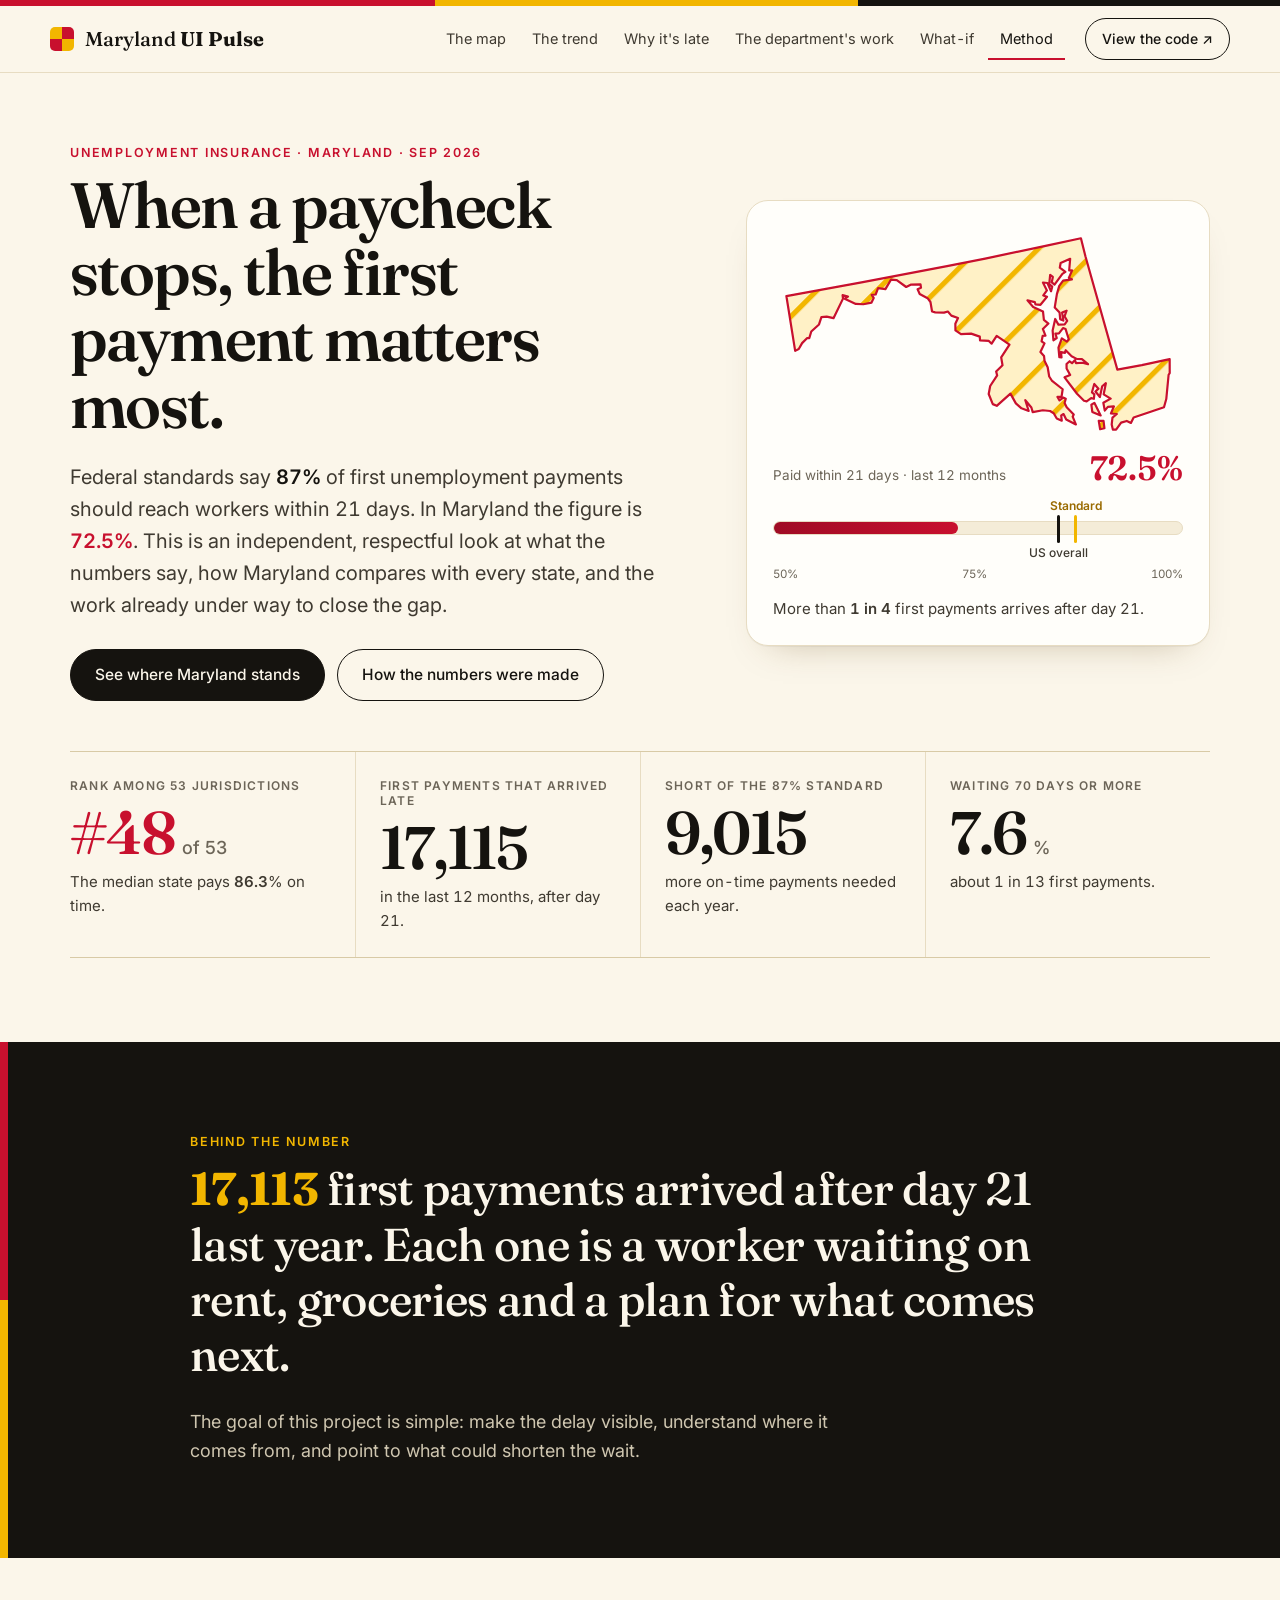
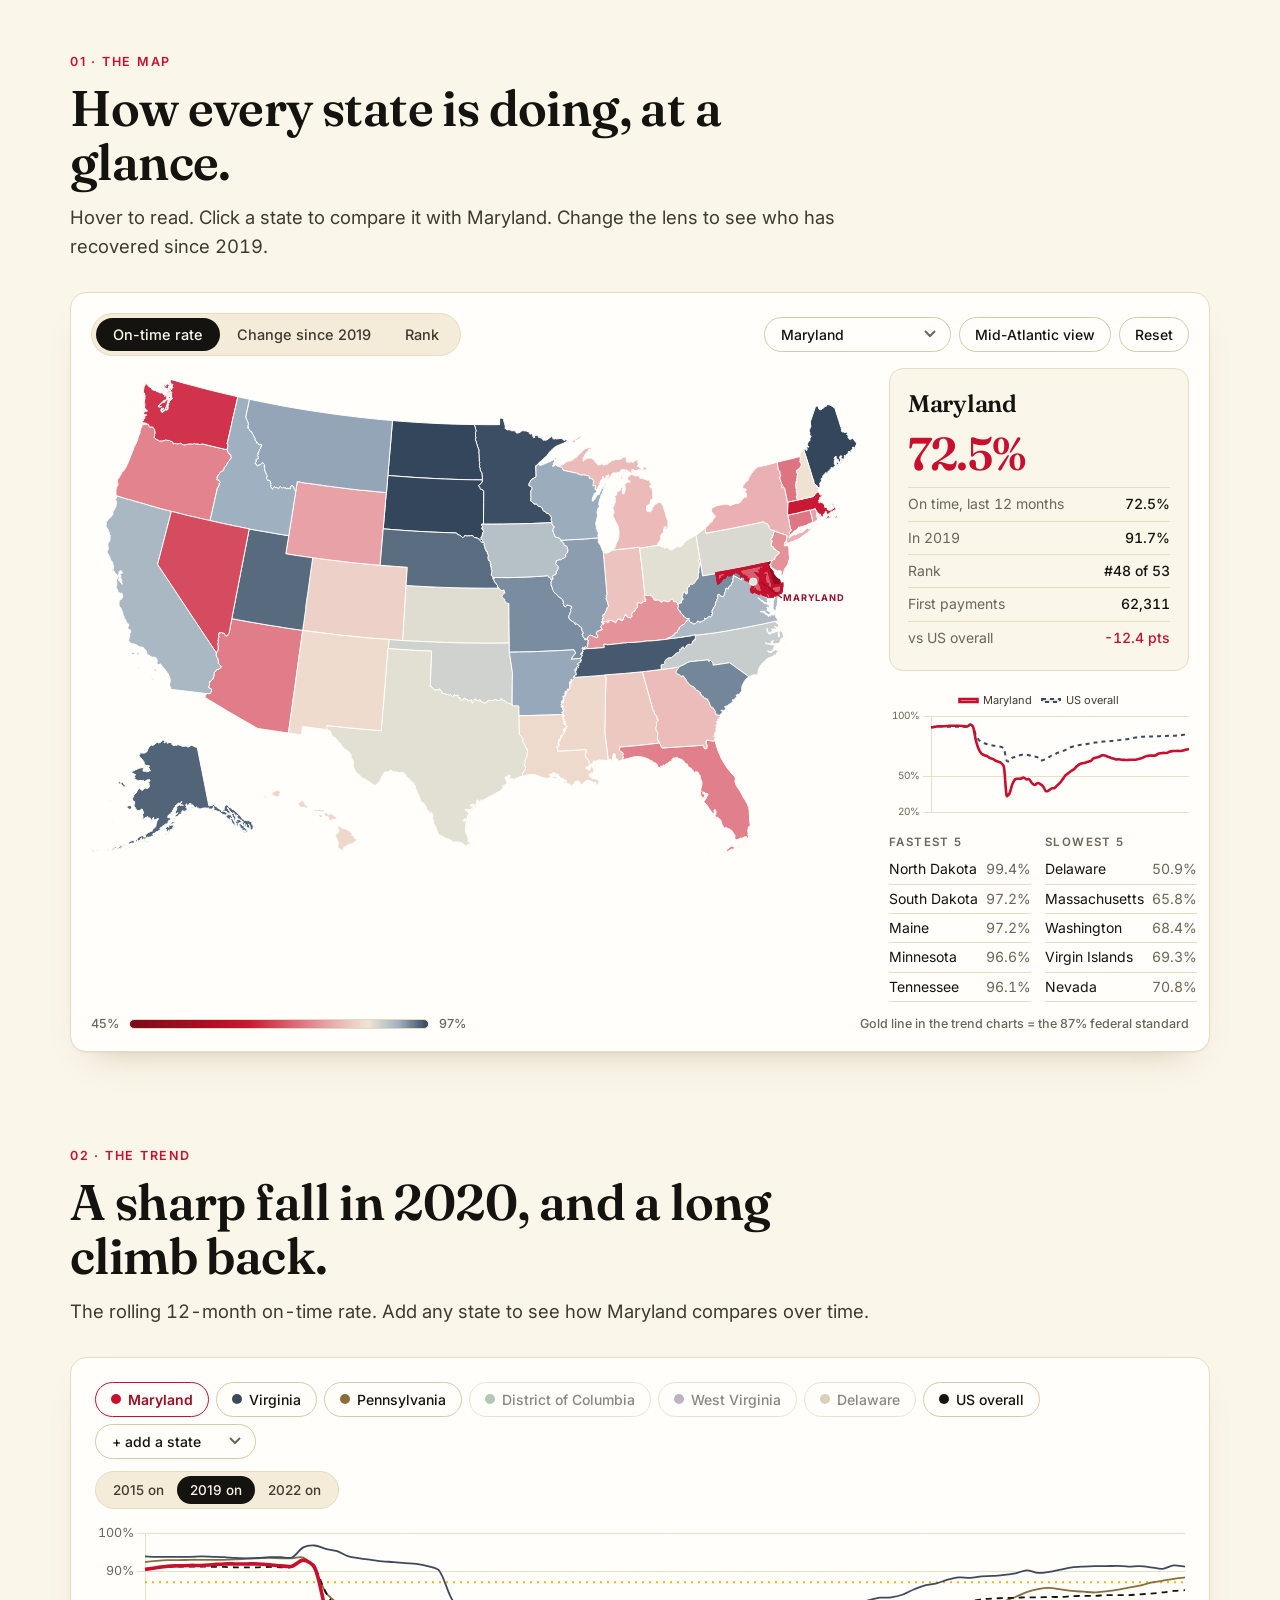
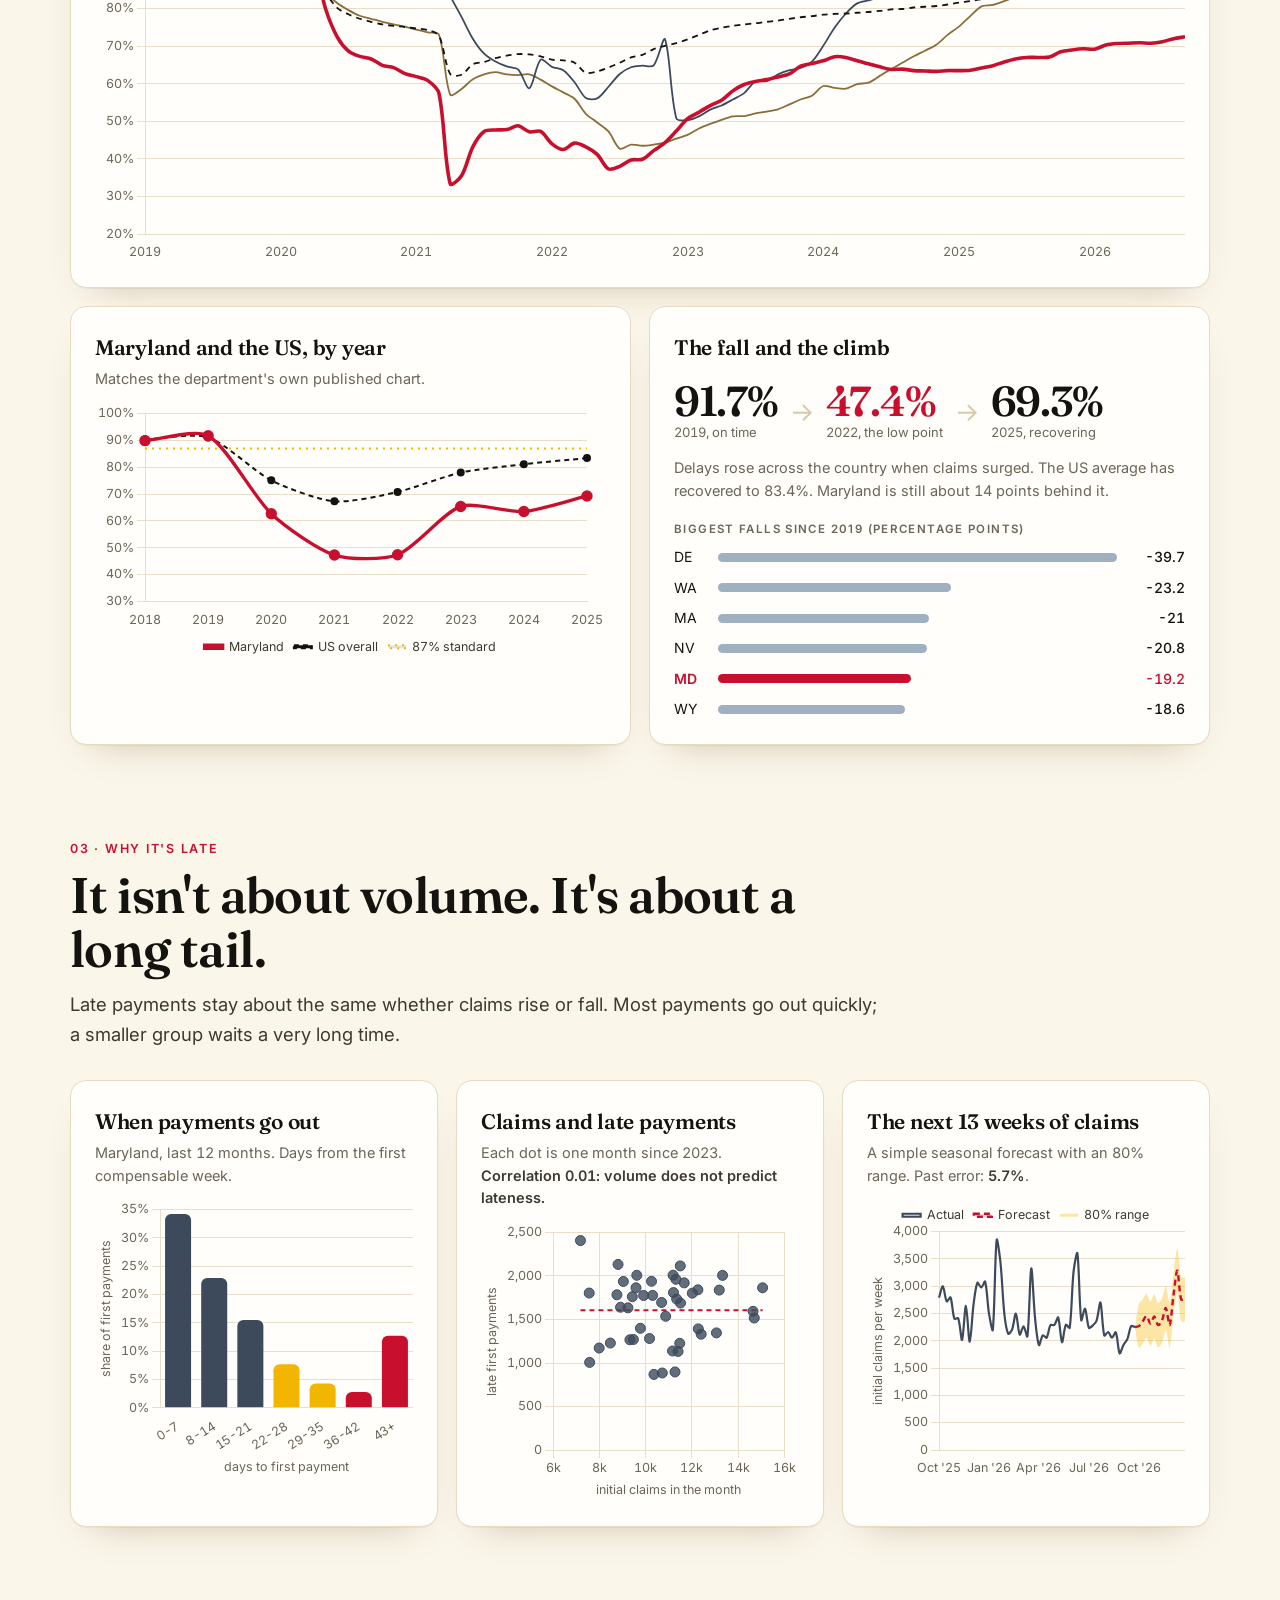
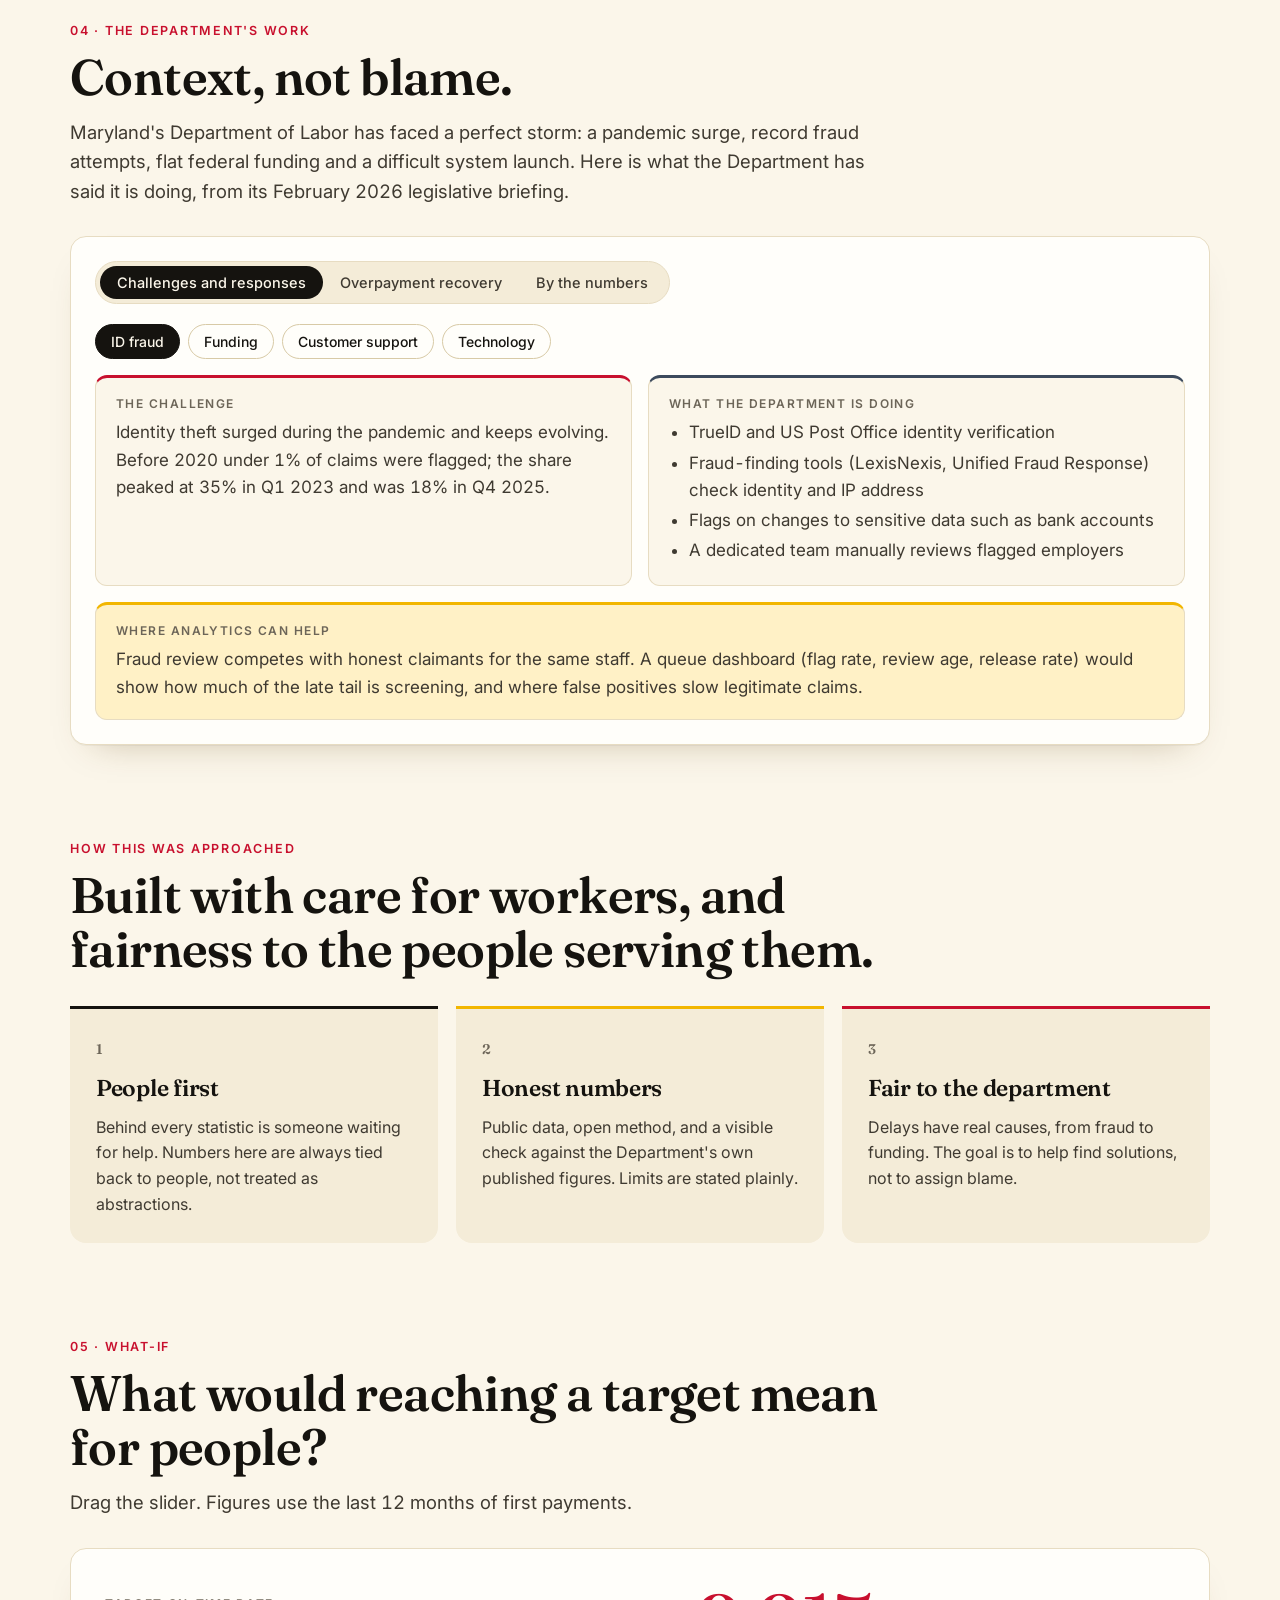
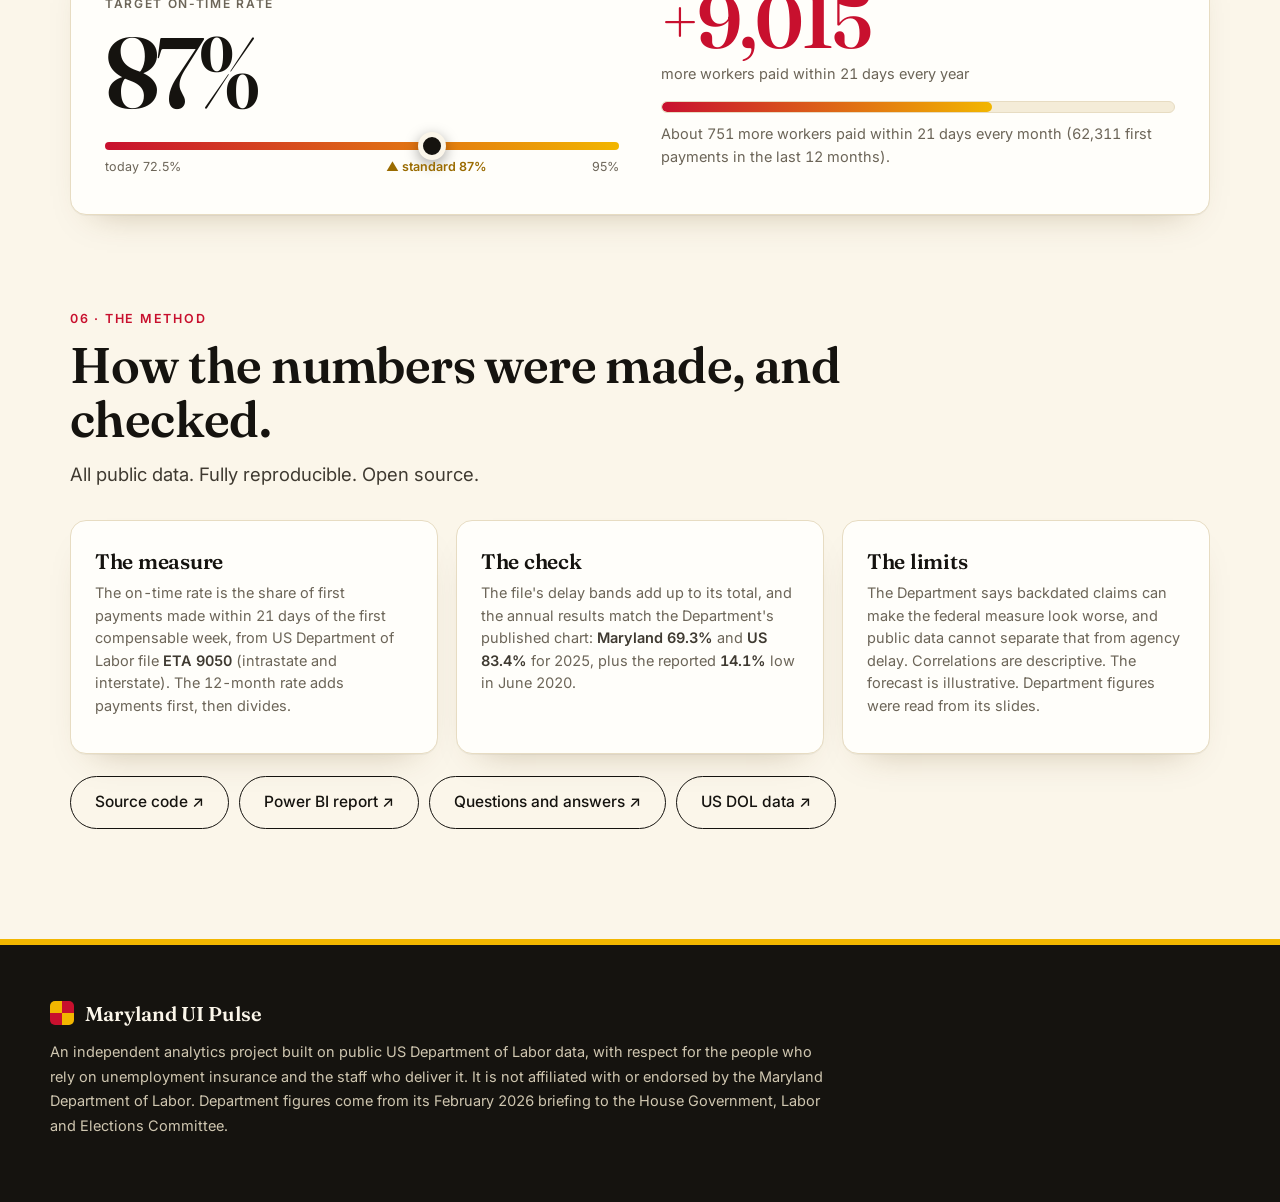
<file: website/index.html>
<!doctype html>
<html lang="en">
<head>
<meta charset="utf-8">
<meta name="viewport" content="width=device-width,initial-scale=1">
<title>Maryland UI Pulse · When the first payment matters most</title>
<meta name="description" content="An independent, data-driven look at how quickly Maryland's unemployment insurance reaches workers, benchmarked against every state, and at the work under way to close the gap.">
<meta name="theme-color" content="#FBF6EA">
<meta property="og:title" content="Maryland UI Pulse">
<meta property="og:description" content="72.5% of Maryland's first unemployment payments reach workers within 21 days. The federal standard is 87%. An independent, respectful look at the data.">
<link rel="icon" href="data:image/svg+xml,%3Csvg xmlns='http://www.w3.org/2000/svg' viewBox='0 0 64 64'%3E%3Crect width='64' height='64' rx='14' fill='%2315130F'/%3E%3Crect x='14' y='14' width='18' height='18' fill='%23F2B600'/%3E%3Crect x='32' y='14' width='18' height='18' fill='%23C8102E'/%3E%3Crect x='14' y='32' width='18' height='18' fill='%23C8102E'/%3E%3Crect x='32' y='32' width='18' height='18' fill='%23F2B600'/%3E%3C/svg%3E">
<link rel="preconnect" href="https://fonts.googleapis.com">
<link rel="preconnect" href="https://fonts.gstatic.com" crossorigin>
<link href="https://fonts.googleapis.com/css2?family=Fraunces:opsz,wght@9..144,500;9..144,600;9..144,700&family=Inter:wght@400;500;600&display=swap" rel="stylesheet">
<link rel="stylesheet" href="styles.css">
</head>
<body>
<div class="stripe" aria-hidden="true"></div>

<header class="nav" id="nav">
  <a class="brand" href="#top" aria-label="Maryland UI Pulse, home">
    <span class="mark" aria-hidden="true"><i></i><i></i><i></i><i></i></span>
    <span class="brand-t">Maryland <b>UI Pulse</b></span>
  </a>
  <nav aria-label="Sections">
    <a href="#map">The map</a><a href="#trends">The trend</a><a href="#delay">Why it's late</a><a href="#dept">The department's work</a><a href="#whatif">What-if</a><a href="#method">Method</a>
  </nav>
  <a class="gh" href="https://github.com/vishalgwu/maryland-ui-timeliness" target="_blank" rel="noopener">View the code ↗</a>
</header>

<main id="top">
<!-- HERO -->
<section class="hero">
  <div class="hero-copy reveal">
    <p class="eyebrow">Unemployment insurance · Maryland · <span id="asof">Sep 2026</span></p>
    <h1>When a paycheck stops, the first payment matters most.</h1>
    <p class="lede">Federal standards say <b>87%</b> of first unemployment payments should reach workers within 21 days. In Maryland the figure is <b class="red"><span id="heroPct">72.5</span>%</b>. This is an independent, respectful look at what the numbers say, how Maryland compares with every state, and the work already under way to close the gap.</p>
    <div class="cta"><a class="btn primary" href="#map">See where Maryland stands</a><a class="btn ghost" href="#method">How the numbers were made</a></div>
  </div>
  <div class="hero-card reveal" id="heroCard">
    <svg id="heroMD" class="hero-md" role="img" aria-label="Outline of the state of Maryland"></svg>
    <div class="meter-wrap">
      <div class="m-head"><span>Paid within 21 days · last 12 months</span><b id="mNum">72.5%</b></div>
      <div class="meter" role="img" aria-label="Maryland 72.5 percent, US 84.9 percent, standard 87 percent">
        <div class="m-track"><i class="m-fill" id="mFill"></i>
          <span class="m-tick us" id="mUS"><em>US overall</em></span><span class="m-tick std" id="mStd"><em>Standard</em></span></div>
        <div class="m-axis"><span>50%</span><span>75%</span><span>100%</span></div>
      </div>
      <p class="m-note">More than <b>1 in 4</b> first payments arrives after day 21.</p>
    </div>
  </div>
</section>

<!-- KPI ROW -->
<section class="kpis reveal" aria-label="Key figures">
  <div class="kpi"><div class="kl">Rank among 53 jurisdictions</div><div class="kv red"><span data-count="48" data-prefix="#">0</span><small>of 53</small></div><div class="ks">The median state pays <b id="kMedian">86.3</b>% on time.</div></div>
  <div class="kpi"><div class="kl">First payments that arrived late</div><div class="kv"><span data-count="17115">0</span></div><div class="ks">in the last 12 months, after day 21.</div></div>
  <div class="kpi"><div class="kl">Short of the 87% standard</div><div class="kv"><span data-count="9015">0</span></div><div class="ks">more on-time payments needed each year.</div></div>
  <div class="kpi"><div class="kl">Waiting 70 days or more</div><div class="kv"><span data-count="7.6" data-dec="1">0</span><small>%</small></div><div class="ks">about 1 in 13 first payments.</div></div>
</section>

<!-- PEOPLE BAND -->
<section class="people reveal">
  <div class="people-in">
    <p class="eyebrow gold">Behind the number</p>
    <p class="quote"><span class="gold" data-count="17115">0</span> first payments arrived after day 21 last year. Each one is a worker waiting on rent, groceries and a plan for what comes next.</p>
    <p class="people-sub">The goal of this project is simple: make the delay visible, understand where it comes from, and point to what could shorten the wait.</p>
  </div>
</section>

<!-- MAP -->
<section id="map" class="sec">
  <div class="sec-head reveal"><p class="eyebrow">01 · The map</p><h2>How every state is doing, at a glance.</h2><p>Hover to read. Click a state to compare it with Maryland. Change the lens to see who has recovered since 2019.</p></div>
  <div class="map-card card reveal">
    <div class="map-toolbar">
      <div class="seg" id="metricSeg" role="tablist" aria-label="Map lens">
        <button class="on" data-m="now">On-time rate</button><button data-m="change">Change since 2019</button><button data-m="rank">Rank</button>
      </div>
      <div class="map-actions">
        <select id="stateSel" aria-label="Pick a state"></select>
        <button class="chip" id="zoomMA">Mid-Atlantic view</button><button class="chip" id="zoomReset">Reset</button>
      </div>
    </div>
    <div class="map-body">
      <div class="map-wrap"><svg id="usmap" viewBox="0 0 975 610" role="img" aria-label="Map of US states coloured by how quickly first unemployment payments are made"></svg><div class="tip" id="tip"></div></div>
      <aside class="map-side">
        <div class="sel" id="selPanel"></div>
        <canvas id="sparkSel" height="110"></canvas>
        <div class="lists"><div><h4>Fastest 5</h4><ol id="topList"></ol></div><div><h4>Slowest 5</h4><ol id="botList"></ol></div></div>
      </aside>
    </div>
    <div class="legend"><span id="legLo"></span><i id="legBar"></i><span id="legHi"></span><em id="legNote"></em></div>
  </div>
</section>

<!-- TRENDS -->
<section id="trends" class="sec">
  <div class="sec-head reveal"><p class="eyebrow">02 · The trend</p><h2>A sharp fall in 2020, and a long climb back.</h2><p>The rolling 12-month on-time rate. Add any state to see how Maryland compares over time.</p></div>
  <div class="grid2">
    <div class="card wide reveal">
      <div class="card-top"><div class="chips" id="trendChips"></div><div class="seg small" id="rangeSeg"><button data-from="2015-01">2015 on</button><button data-from="2019-01" class="on">2019 on</button><button data-from="2022-01">2022 on</button></div></div>
      <div class="box h340"><canvas id="trendChart"></canvas></div>
    </div>
    <div class="card reveal"><h3>Maryland and the US, by year</h3><p class="note">Matches the department's own published chart.</p><div class="box h260"><canvas id="annualChart"></canvas></div></div>
    <div class="card reveal"><h3>The fall and the climb</h3>
      <div class="callouts">
        <div><b>91.7%</b><span>2019, on time</span></div><div class="arr">→</div><div><b class="red">47.4%</b><span>2022, the low point</span></div><div class="arr">→</div><div><b>69.3%</b><span>2025, recovering</span></div>
      </div>
      <p class="note" style="margin-top:14px">Delays rose across the country when claims surged. The US average has recovered to 83.4%. Maryland is still about 14 points behind it.</p>
      <h4 class="falls-h">Biggest falls since 2019 (percentage points)</h4><div class="falls" id="falls"></div>
    </div>
  </div>
</section>

<!-- DELAY -->
<section id="delay" class="sec">
  <div class="sec-head reveal"><p class="eyebrow">03 · Why it's late</p><h2>It isn't about volume. It's about a long tail.</h2><p>Late payments stay about the same whether claims rise or fall. Most payments go out quickly; a smaller group waits a very long time.</p></div>
  <div class="grid3">
    <div class="card reveal"><h3>When payments go out</h3><p class="note">Maryland, last 12 months. Days from the first compensable week.</p><div class="box h280"><canvas id="bandChart"></canvas></div></div>
    <div class="card reveal"><h3>Claims and late payments</h3><p class="note">Each dot is one month since 2023. <b id="corrTxt"></b></p><div class="box h280"><canvas id="scatterChart"></canvas></div></div>
    <div class="card reveal"><h3>The next 13 weeks of claims</h3><p class="note">A simple seasonal forecast with an 80% range. Past error: <b id="mapeTxt"></b>.</p><div class="box h280"><canvas id="fcChart"></canvas></div></div>
  </div>
</section>

<!-- DEPARTMENT -->
<section id="dept" class="sec">
  <div class="sec-head reveal"><p class="eyebrow">04 · The department's work</p><h2>Context, not blame.</h2><p>Maryland's Department of Labor has faced a perfect storm: a pandemic surge, record fraud attempts, flat federal funding and a difficult system launch. Here is what the Department has said it is doing, from its February 2026 legislative briefing.</p></div>
  <div class="card reveal">
    <div class="seg" id="deptTabs" role="tablist"><button class="on" data-t="ch">Challenges and responses</button><button data-t="ov">Overpayment recovery</button><button data-t="num">By the numbers</button></div>
    <div id="deptBody"></div>
  </div>
</section>

<!-- VALUES -->
<section class="values sec reveal">
  <div class="sec-head"><p class="eyebrow">How this was approached</p><h2>Built with care for workers, and fairness to the people serving them.</h2></div>
  <div class="vgrid">
    <div class="vcard"><span class="vn">1</span><h3>People first</h3><p>Behind every statistic is someone waiting for help. Numbers here are always tied back to people, not treated as abstractions.</p></div>
    <div class="vcard"><span class="vn">2</span><h3>Honest numbers</h3><p>Public data, open method, and a visible check against the Department's own published figures. Limits are stated plainly.</p></div>
    <div class="vcard"><span class="vn">3</span><h3>Fair to the department</h3><p>Delays have real causes, from fraud to funding. The goal is to help find solutions, not to assign blame.</p></div>
  </div>
</section>

<!-- WHAT IF -->
<section id="whatif" class="sec">
  <div class="sec-head reveal"><p class="eyebrow">05 · What-if</p><h2>What would reaching a target mean for people?</h2><p>Drag the slider. Figures use the last 12 months of first payments.</p></div>
  <div class="card whatif reveal">
    <div class="wi-left"><label for="tgt">Target on-time rate</label><div class="wi-pct"><span id="tgtV">87</span>%</div><input id="tgt" type="range" min="72.5" max="95" step="0.5" value="87"><div class="wi-scale"><span>today 72.5%</span><span class="wi-std" style="left:64.4%">▲ standard 87%</span><span>95%</span></div></div>
    <div class="wi-right"><div class="wi-big" id="wiBig">+9,015</div><div class="note">more workers paid within 21 days every year</div><div class="wi-bar"><i id="wiBar"></i></div><div class="note" id="wiMonth"></div></div>
  </div>
</section>

<!-- METHOD -->
<section id="method" class="sec">
  <div class="sec-head reveal"><p class="eyebrow">06 · The method</p><h2>How the numbers were made, and checked.</h2><p>All public data. Fully reproducible. Open source.</p></div>
  <div class="grid3">
    <div class="card reveal"><h3>The measure</h3><p class="note">The on-time rate is the share of first payments made within 21 days of the first compensable week, from US Department of Labor file <b>ETA 9050</b> (intrastate and interstate). The 12-month rate adds payments first, then divides.</p></div>
    <div class="card reveal"><h3>The check</h3><p class="note">The file's delay bands add up to its total, and the annual results match the Department's published chart: <b>Maryland 69.3%</b> and <b>US 83.4%</b> for 2025, plus the reported <b>14.1%</b> low in June 2020.</p></div>
    <div class="card reveal"><h3>The limits</h3><p class="note">The Department says backdated claims can make the federal measure look worse, and public data cannot separate that from agency delay. Correlations are descriptive. The forecast is illustrative. Department figures were read from its slides.</p></div>
  </div>
  <div class="links reveal">
    <a class="btn ghost" href="https://github.com/vishalgwu/maryland-ui-timeliness" target="_blank" rel="noopener">Source code ↗</a>
    <a class="btn ghost" href="https://github.com/vishalgwu/maryland-ui-timeliness/tree/main/powerbi" target="_blank" rel="noopener">Power BI report ↗</a>
    <a class="btn ghost" href="https://github.com/vishalgwu/maryland-ui-timeliness/blob/main/docs/QA.md" target="_blank" rel="noopener">Questions and answers ↗</a>
    <a class="btn ghost" href="https://oui.doleta.gov/unemploy/DataDownloads.asp" target="_blank" rel="noopener">US DOL data ↗</a>
  </div>
</section>
</main>

<footer class="foot">
  <div class="foot-in">
    <div class="foot-brand"><span class="mark" aria-hidden="true"><i></i><i></i><i></i><i></i></span><b>Maryland UI Pulse</b></div>
    <p>An independent analytics project built on public US Department of Labor data, with respect for the people who rely on unemployment insurance and the staff who deliver it. It is not affiliated with or endorsed by the Maryland Department of Labor. Department figures come from its February 2026 briefing to the House Government, Labor and Elections Committee.</p>
  </div>
</footer>

<script src="vendor/d3.min.js"></script>
<script src="vendor/topojson-client.min.js"></script>
<script src="vendor/chart.umd.min.js"></script>
<script src="app.js"></script>
</body>
</html>
</file>
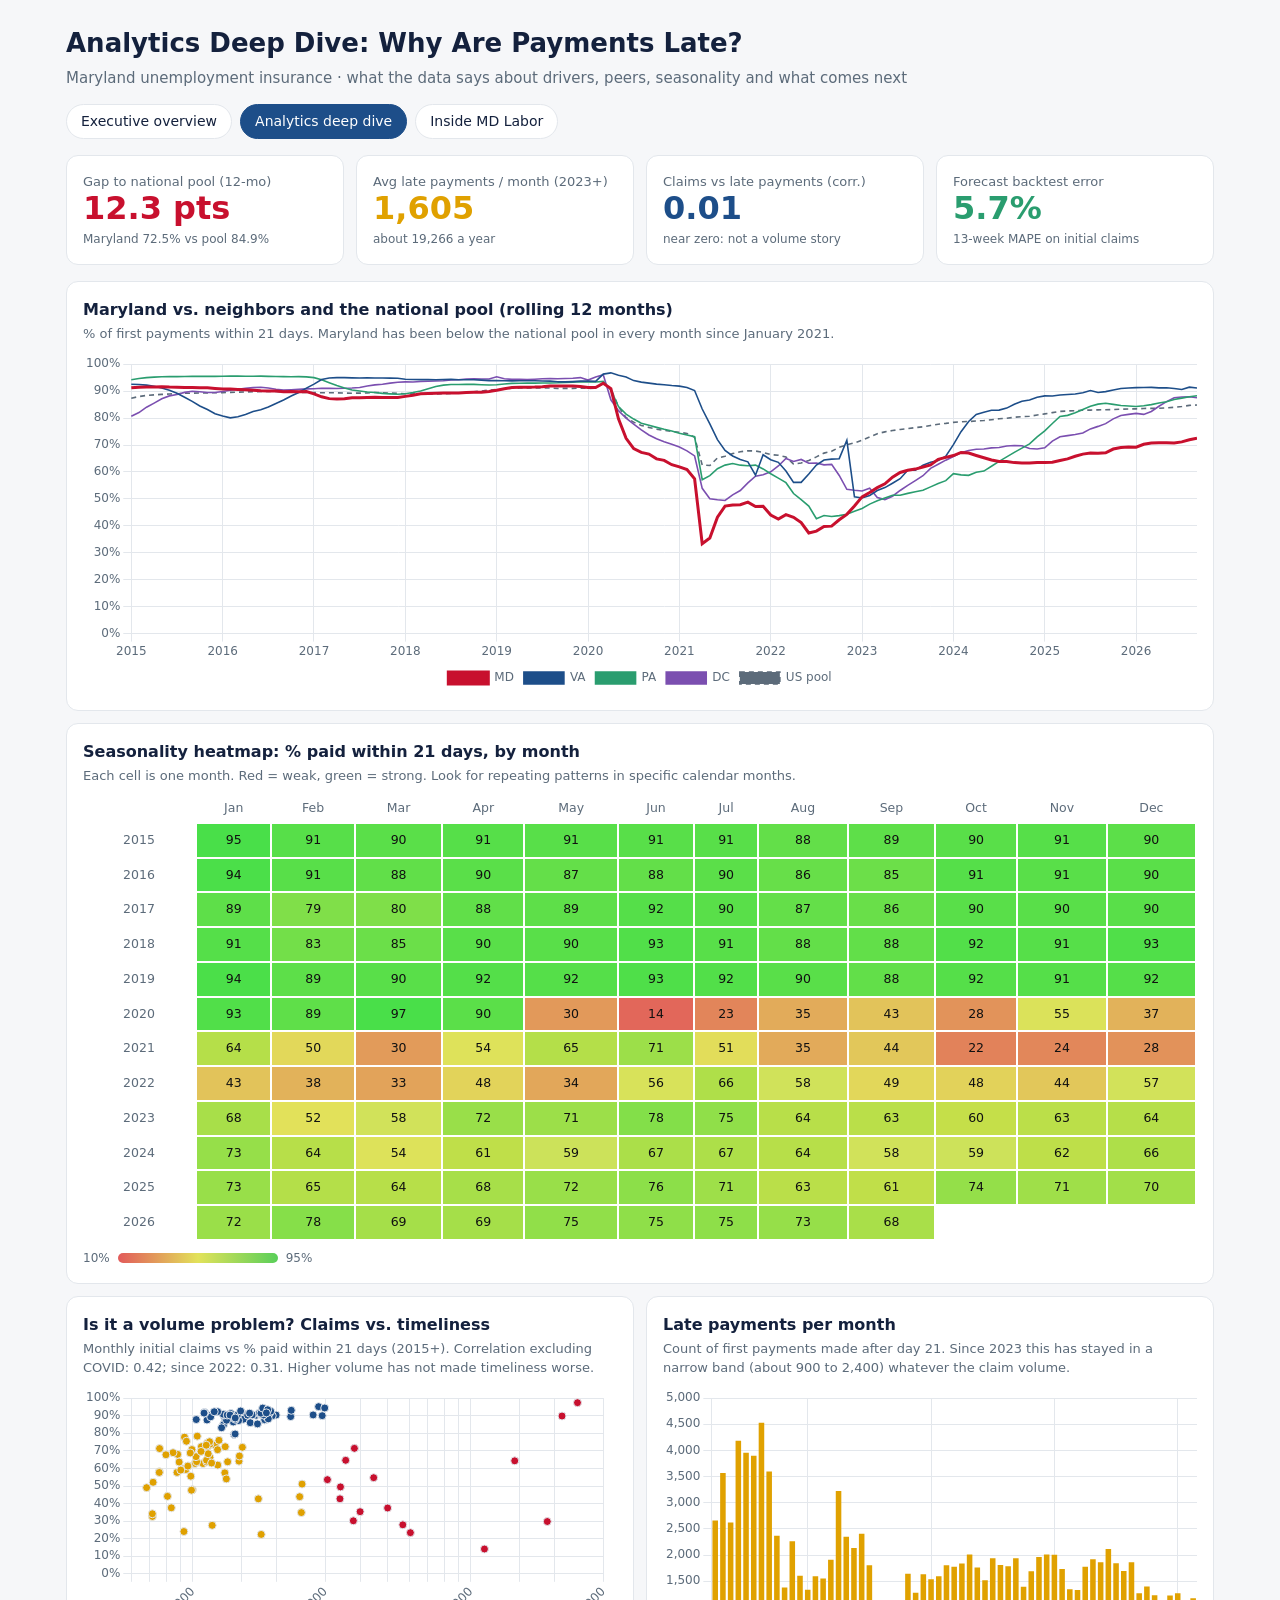
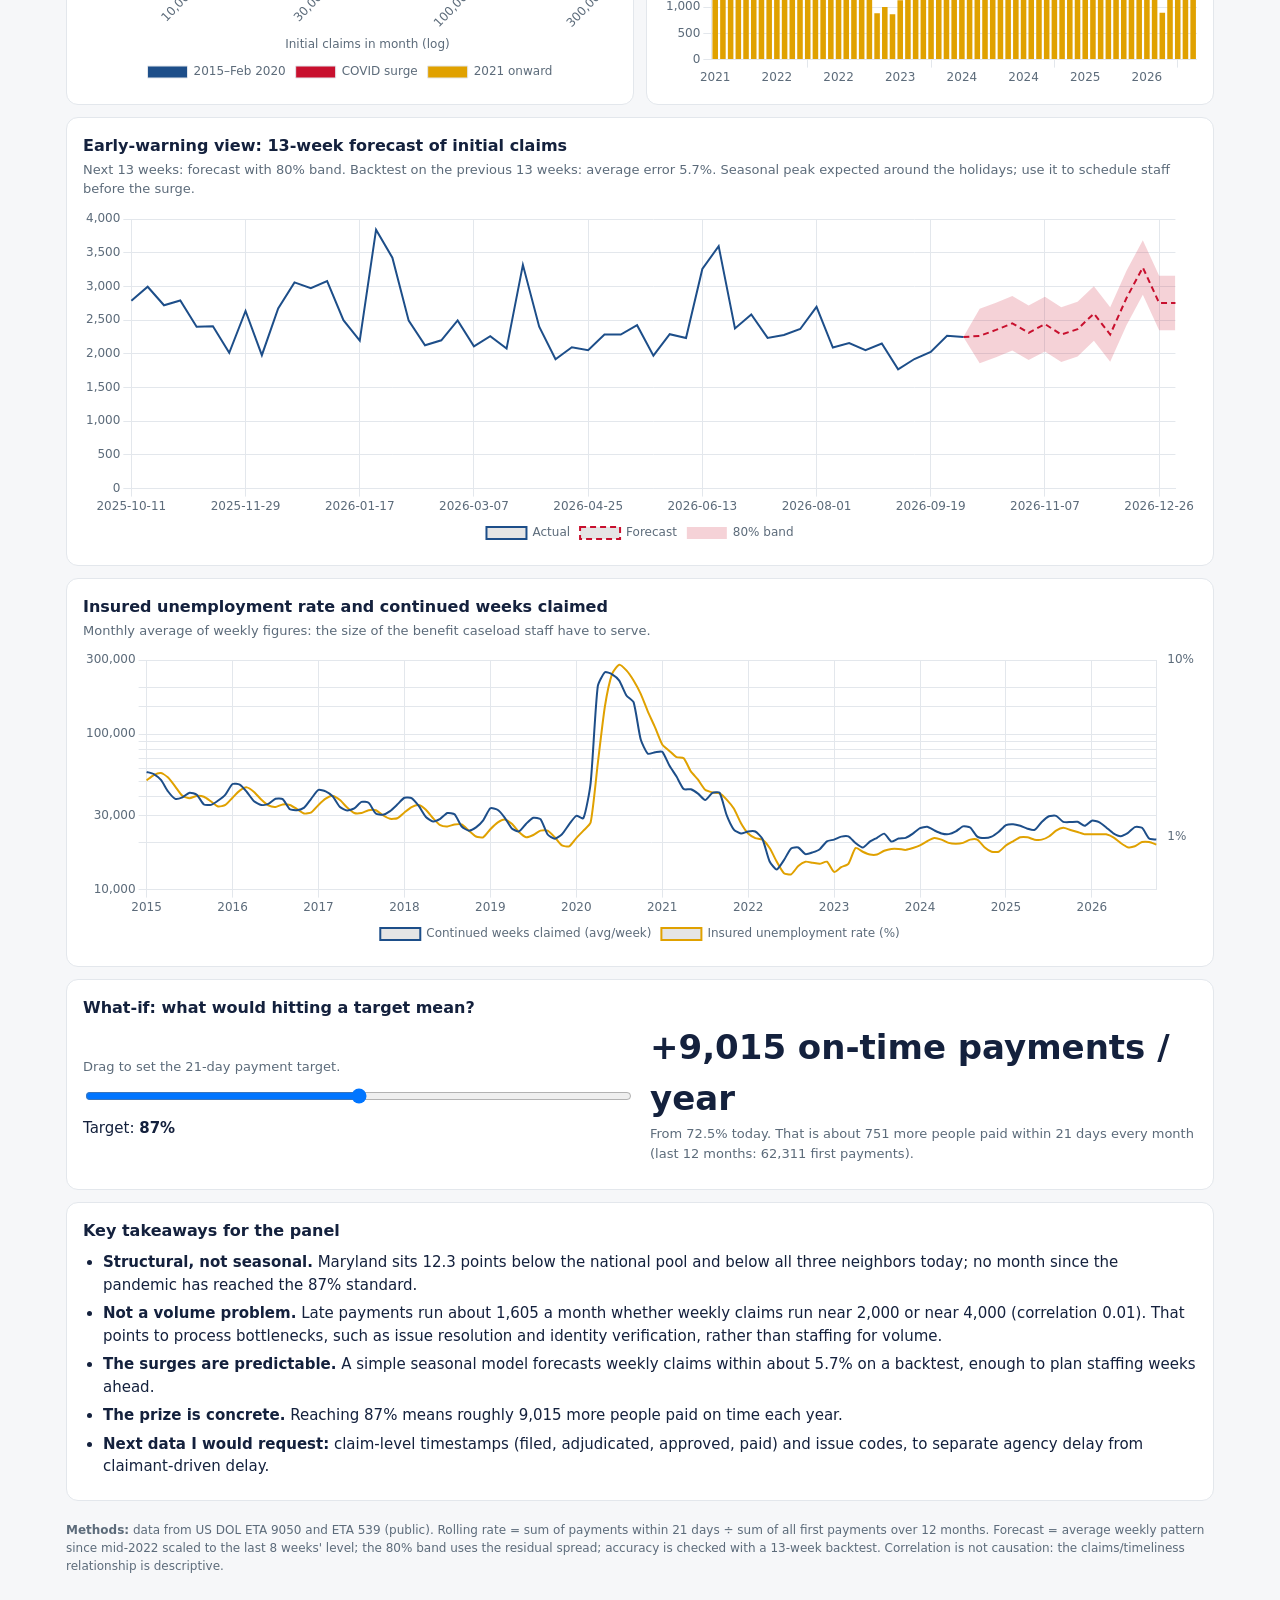
<file: md-ui-project/analytics_dashboard.html>
<!doctype html>
<html lang="en"><head><meta charset="utf-8"><meta name="viewport" content="width=device-width,initial-scale=1">
<title>Maryland UI Analytics Deep Dive</title>
<style>
:root{--bg:#f6f7f9;--card:#fff;--ink:#14213d;--mute:#5c6b7a;--line:#e3e7ec;--red:#c8102e;--gold:#e0a100;--green:#2a9d6f;--blue:#1d4e89;--gray:#c4cbd3;--purple:#7b4fb0}
@media (prefers-color-scheme:dark){:root{--bg:#10151c;--card:#1a212b;--ink:#eef2f6;--mute:#9aa8b6;--line:#2b3542;--gray:#46515e;--blue:#6aa9ee;--purple:#b38be0}}
*{box-sizing:border-box}body{margin:0;background:var(--bg);color:var(--ink);font:15px/1.5 system-ui,Segoe UI,Roboto,sans-serif}
.wrap{max-width:1180px;margin:0 auto;padding:24px 16px 48px}
h1{font-size:26px;margin:0}h2{font-size:16px;margin:0 0 2px}.sub{color:var(--mute);margin:4px 0 14px}
nav{display:flex;gap:8px;margin-bottom:16px}nav a{padding:6px 14px;border-radius:999px;border:1px solid var(--line);color:var(--ink);text-decoration:none;font-size:14px;background:var(--card)}nav a.on{background:var(--blue);color:#fff;border-color:var(--blue)}
.kpis{display:grid;grid-template-columns:repeat(auto-fit,minmax(200px,1fr));gap:12px;margin-bottom:16px}
.card{background:var(--card);border:1px solid var(--line);border-radius:12px;padding:16px}
.kpi .v{font-size:32px;font-weight:700;line-height:1.1}.kpi .l{color:var(--mute);font-size:13px}.kpi .n{font-size:12px;color:var(--mute);margin-top:4px}
.grid{display:grid;grid-template-columns:1fr 1fr;gap:12px}@media(max-width:820px){.grid{grid-template-columns:1fr}}
.full{grid-column:1/-1}.note{color:var(--mute);font-size:13px;margin:0 0 10px}
.box{position:relative;height:300px}.tall{height:340px}
table.heat{border-collapse:collapse;width:100%;font-size:12.5px;text-align:center}
table.heat th{color:var(--mute);font-weight:500;padding:4px}table.heat td{padding:7px 2px;color:#111;border:2px solid var(--card);border-radius:4px}
.legend{display:flex;align-items:center;gap:8px;color:var(--mute);font-size:12px;margin-top:8px}.legend i{display:inline-block;width:160px;height:10px;border-radius:5px;background:linear-gradient(90deg,hsl(0 70% 62%),hsl(60 70% 62%),hsl(120 55% 58%))}
.what{display:grid;grid-template-columns:1fr 1fr;gap:20px;align-items:center}@media(max-width:820px){.what{grid-template-columns:1fr}}
input[type=range]{width:100%}
.big{font-size:34px;font-weight:700}.takeaways li{margin:6px 0}.takeaways ul{padding-left:20px;margin:8px 0 0}
.foot{color:var(--mute);font-size:12px;margin-top:20px}
</style></head><body><div class="wrap">
<h1>Analytics Deep Dive: Why Are Payments Late?</h1>
<p class="sub">Maryland unemployment insurance · what the data says about drivers, peers, seasonality and what comes next</p>
<nav><a href="dashboard.html">Executive overview</a><a class="on" href="analytics_dashboard.html">Analytics deep dive</a><a href="department.html">Inside MD Labor</a></nav>
<div class="kpis" id="kpis"></div>
<div class="grid">
 <div class="card full"><h2>Maryland vs. neighbors and the national pool (rolling 12 months)</h2><p class="note">% of first payments within 21 days. Maryland has been below the national pool in every month since January 2021.</p><div class="box tall"><canvas id="c1"></canvas></div></div>
 <div class="card full"><h2>Seasonality heatmap: % paid within 21 days, by month</h2><p class="note">Each cell is one month. Red = weak, green = strong. Look for repeating patterns in specific calendar months.</p><div id="heat"></div><div class="legend">10% <i></i> 95%</div></div>
 <div class="card"><h2>Is it a volume problem? Claims vs. timeliness</h2><p class="note" id="scNote"></p><div class="box"><canvas id="c2"></canvas></div></div>
 <div class="card"><h2>Late payments per month</h2><p class="note">Count of first payments made after day 21. Since 2023 this has stayed in a narrow band (about 900 to 2,400) whatever the claim volume.</p><div class="box"><canvas id="c3"></canvas></div></div>
 <div class="card full"><h2>Early-warning view: 13-week forecast of initial claims</h2><p class="note" id="fcNote"></p><div class="box tall"><canvas id="c4"></canvas></div></div>
 <div class="card full"><h2>Insured unemployment rate and continued weeks claimed</h2><p class="note">Monthly average of weekly figures: the size of the benefit caseload staff have to serve.</p><div class="box"><canvas id="c5"></canvas></div></div>
 <div class="card full"><h2>What-if: what would hitting a target mean?</h2>
  <div class="what"><div><p class="note">Drag to set the 21-day payment target.</p><input id="tgt" type="range" min="79" max="95" step="0.5" value="87"><div style="margin-top:6px">Target: <b id="tgtv">87%</b></div></div>
  <div><div class="big" id="gain"></div><div class="note" id="gainn"></div></div></div></div>
 <div class="card full takeaways"><h2>Key takeaways for the panel</h2><ul id="take"></ul></div>
</div>
<p class="foot"><b>Methods:</b> data from US DOL ETA 9050 and ETA 539 (public). Rolling rate = sum of payments within 21 days ÷ sum of all first payments over 12 months. Forecast = average weekly pattern since mid-2022 scaled to the last 8 weeks' level; the 80% band uses the residual spread; accuracy is checked with a 13-week backtest. Correlation is not causation: the claims/timeliness relationship is descriptive.</p>
</div>
<script>!function(t,e){"object"==typeof exports&&"undefined"!=typeof module?module.exports=e():"function"==typeof define&&define.amd?define(e):(t="undefined"!=typeof globalThis?globalThis:t||self).Chart=e()}(this,function(){"use strict";var s=Object.freeze({__proto__:null,get Colors(){return dn},get Decimation(){return fn},get Filler(){return Dn},get Legend(){return Tn},get SubTitle(){return In},get Title(){return En},get Tooltip(){return Un}});function t(){}const F=(()=>{let t=0;return()=>t++})();function P(t){return null==t}function O(t){if(Array.isArray&&Array.isArray(t))return!0;const e=Object.prototype.toString.call(t);return"[object"===e.slice(0,7)&&"Array]"===e.slice(-6)}function A(t){return null!==t&&"[object Object]"===Object.prototype.toString.call(t)}function p(t){return("number"==typeof t||t instanceof Number)&&isFinite(+t)}function g(t,e){return p(t)?t:e}function T(t,e){return void 0===t?e:t}const V=(t,e)=>"string"==typeof t&&t.endsWith("%")?parseFloat(t)/100:+t/e,B=(t,e)=>"string"==typeof t&&t.endsWith("%")?parseFloat(t)/100*e:+t;function d(t,e,i){if(t&&"function"==typeof t.call)return t.apply(i,e)}function k(t,e,i,s){let a,n,o;if(O(t))if(n=t.length,s)for(a=n-1;0<=a;a--)e.call(i,t[a],a);else for(a=0;a<n;a++)e.call(i,t[a],a);else if(A(t))for(o=Object.keys(t),n=o.length,a=0;a<n;a++)e.call(i,t[o[a]],o[a])}function W(t,e){let i,s,a,n;if(!t||!e||t.length!==e.length)return!1;for(i=0,s=t.length;i<s;++i)if(a=t[i],n=e[i],a.datasetIndex!==n.datasetIndex||a.index!==n.index)return!1;return!0}function N(e){if(O(e))return e.map(N);if(A(e)){const i=Object.create(null),s=Object.keys(e),a=s.length;let t=0;for(;t<a;++t)i[s[t]]=N(e[s[t]]);return i}return e}function H(t){return-1===["__proto__","prototype","constructor"].indexOf(t)}function j(t,e,i,s){var a;H(t)&&(a=e[t],i=i[t],A(a)&&A(i)?Y(a,i,s):e[t]=N(i))}function Y(i,t,s){var a,e=O(t)?t:[t],n=e.length;if(!A(i))return i;const o=(s=s||{}).merger||j;for(let t=0;t<n;++t)if(A(a=e[t])){const O=Object.keys(a);for(let t=0,e=O.length;t<e;++t)o(O[t],i,a,s)}return i}function $(t,e){return Y(t,e,{merger:U})}function U(t,e,i){var s;H(t)&&(s=e[t],i=i[t],A(s)&&A(i)?$(s,i):Object.prototype.hasOwnProperty.call(e,t)||(e[t]=N(i)))}const X={"":t=>t,x:t=>t.x,y:t=>t.y};function q(t){const e=t.split("."),i=[];let s="";for(const t of e)s+=t,s=s.endsWith("\\")?s.slice(0,-1)+".":(i.push(s),"");return i}function m(t,e){const i=X[e]||(X[e]=function(){const i=q(e);return t=>{for(const e of i){if(""===e)break;t=t&&t[e]}return t}}());return i(t)}function K(t){return t.charAt(0).toUpperCase()+t.slice(1)}const G=t=>void 0!==t,u=t=>"function"==typeof t,Z=(t,e)=>{if(t.size!==e.size)return!1;for(const i of t)if(!e.has(i))return!1;return!0};function J(t){return"mouseup"===t.type||"click"===t.type||"contextmenu"===t.type}const S=Math.PI,_=2*S,Q=_+S,tt=Number.POSITIVE_INFINITY,et=S/180,D=S/2,it=S/4,st=2*S/3,r=Math.log10,y=Math.sign;function at(t,e,i){return Math.abs(t-e)<i}function nt(t){var e=Math.round(t),e=(t=at(t,e,t/1e3)?e:t,Math.pow(10,Math.floor(r(t)))),t=t/e;return(t<=1?1:t<=2?2:t<=5?5:10)*e}function ot(t){const e=[],i=Math.sqrt(t);let s;for(s=1;s<i;s++)t%s==0&&(e.push(s),e.push(t/s));return i===(0|i)&&e.push(i),e.sort((t,e)=>t-e).pop(),e}function rt(t){return!isNaN(parseFloat(t))&&isFinite(t)}function lt(t,e){var i=Math.round(t);return i-e<=t&&t<=i+e}function ht(t,e,i){let s,a,n;for(s=0,a=t.length;s<a;s++)n=t[s][i],isNaN(n)||(e.min=Math.min(e.min,n),e.max=Math.max(e.max,n))}function L(t){return t*(S/180)}function ct(t){return t*(180/S)}function dt(i){if(p(i)){let t=1,e=0;for(;Math.round(i*t)/t!==i;)t*=10,e++;return e}}function ut(t,e){var i=e.x-t.x,e=e.y-t.y,t=Math.sqrt(i*i+e*e);let s=Math.atan2(e,i);return s<-.5*S&&(s+=_),{angle:s,distance:t}}function gt(t,e){return Math.sqrt(Math.pow(e.x-t.x,2)+Math.pow(e.y-t.y,2))}function ft(t,e){return(t-e+Q)%_-S}function v(t){return(t%_+_)%_}function pt(t,e,i,s){var t=v(t),e=v(e),i=v(i),a=v(e-t),n=v(i-t),o=v(t-e),r=v(t-i);return t===e||t===i||s&&e===i||n<a&&o<r}function C(t,e,i){return Math.max(e,Math.min(i,t))}function mt(t){return C(t,-32768,32767)}function c(t,e,i,s=1e-6){return t>=Math.min(e,i)-s&&t<=Math.max(e,i)+s}function bt(e,i,t){t=t||(t=>e[t]<i);let s,a=e.length-1,n=0;for(;1<a-n;)t(s=n+a>>1)?n=s:a=s;return{lo:n,hi:a}}const f=(i,s,a,t)=>bt(i,a,t?t=>{var e=i[t][s];return e<a||e===a&&i[t+1][s]===a}:t=>i[t][s]<a),xt=(e,i,s)=>bt(e,s,t=>e[t][i]>=s);function vt(t,e,i){let s=0,a=t.length;for(;s<a&&t[s]<e;)s++;for(;a>s&&t[a-1]>i;)a--;return 0<s||a<t.length?t.slice(s,a):t}const _t=["push","pop","shift","splice","unshift"];function yt(a,t){a._chartjs?a._chartjs.listeners.push(t):(Object.defineProperty(a,"_chartjs",{configurable:!0,enumerable:!1,value:{listeners:[t]}}),_t.forEach(t=>{const i="_onData"+K(t),s=a[t];Object.defineProperty(a,t,{configurable:!0,enumerable:!1,value(...e){var t=s.apply(this,e);return a._chartjs.listeners.forEach(t=>{"function"==typeof t[i]&&t[i](...e)}),t}})}))}function Mt(e,t){var i=e._chartjs;if(i){const s=i.listeners,a=s.indexOf(t);-1!==a&&s.splice(a,1),0<s.length||(_t.forEach(t=>{delete e[t]}),delete e._chartjs)}}function wt(t){var e=new Set(t);return e.size===t.length?t:Array.from(e)}const kt="undefined"==typeof window?function(t){return t()}:window.requestAnimationFrame;function St(e,i){let s,a=!1;return function(...t){s=t,a||(a=!0,kt.call(window,()=>{a=!1,e.apply(i,s)}))}}function Pt(e,i){let s;return function(...t){return i?(clearTimeout(s),s=setTimeout(e,i,t)):e.apply(this,t),i}}const Dt=t=>"start"===t?"left":"end"===t?"right":"center",E=(t,e,i)=>"start"===t?e:"end"===t?i:(e+i)/2,Ct=(t,e,i,s)=>t===(s?"left":"right")?i:"center"===t?(e+i)/2:e;function Ot(t,e,i){var s=e.length;let a=0,n=s;if(t._sorted){const{iScale:o,_parsed:r}=t,l=o.axis,{min:h,max:c,minDefined:d,maxDefined:u}=o.getUserBounds();d&&(a=C(Math.min(f(r,l,h).lo,i?s:f(e,l,o.getPixelForValue(h)).lo),0,s-1)),n=u?C(Math.max(f(r,o.axis,c,!0).hi+1,i?0:f(e,l,o.getPixelForValue(c),!0).hi+1),a,s)-a:s-a}return{start:a,count:n}}function At(t){var{xScale:e,yScale:i,_scaleRanges:s}=t,a={xmin:e.min,xmax:e.max,ymin:i.min,ymax:i.max};if(!s)return t._scaleRanges=a,!0;t=s.xmin!==e.min||s.xmax!==e.max||s.ymin!==i.min||s.ymax!==i.max;return Object.assign(s,a),t}var l=new class{constructor(){this._request=null,this._charts=new Map,this._running=!1,this._lastDate=void 0}_notify(e,i,s,t){const a=i.listeners[t],n=i.duration;a.forEach(t=>t({chart:e,initial:i.initial,numSteps:n,currentStep:Math.min(s-i.start,n)}))}_refresh(){this._request||(this._running=!0,this._request=kt.call(window,()=>{this._update(),this._request=null,this._running&&this._refresh()}))}_update(o=Date.now()){let r=0;this._charts.forEach((s,a)=>{if(s.running&&s.items.length){const n=s.items;let t,e=n.length-1,i=!1;for(;0<=e;--e)(t=n[e])._active?(t._total>s.duration&&(s.duration=t._total),t.tick(o),i=!0):(n[e]=n[n.length-1],n.pop());i&&(a.draw(),this._notify(a,s,o,"progress")),n.length||(s.running=!1,this._notify(a,s,o,"complete"),s.initial=!1),r+=n.length}}),this._lastDate=o,0===r&&(this._running=!1)}_getAnims(t){const e=this._charts;let i=e.get(t);return i||(i={running:!1,initial:!0,items:[],listeners:{complete:[],progress:[]}},e.set(t,i)),i}listen(t,e,i){this._getAnims(t).listeners[e].push(i)}add(t,e){e&&e.length&&this._getAnims(t).items.push(...e)}has(t){return 0<this._getAnims(t).items.length}start(t){const e=this._charts.get(t);e&&(e.running=!0,e.start=Date.now(),e.duration=e.items.reduce((t,e)=>Math.max(t,e._duration),0),this._refresh())}running(t){if(!this._running)return!1;t=this._charts.get(t);return!!(t&&t.running&&t.items.length)}stop(e){const i=this._charts.get(e);if(i&&i.items.length){const s=i.items;let t=s.length-1;for(;0<=t;--t)s[t].cancel();i.items=[],this._notify(e,i,Date.now(),"complete")}}remove(t){return this._charts.delete(t)}};function Tt(t){return t+.5|0}const Lt=(t,e,i)=>Math.max(Math.min(t,i),e);function Et(t){return Lt(Tt(2.55*t),0,255)}function Rt(t){return Lt(Tt(255*t),0,255)}function o(t){return Lt(Tt(t/2.55)/100,0,1)}function It(t){return Lt(Tt(100*t),0,100)}const n={0:0,1:1,2:2,3:3,4:4,5:5,6:6,7:7,8:8,9:9,A:10,B:11,C:12,D:13,E:14,F:15,a:10,b:11,c:12,d:13,e:14,f:15},zt=[..."0123456789ABCDEF"],Ft=t=>zt[15&t],Vt=t=>zt[(240&t)>>4]+zt[15&t],Bt=t=>(240&t)>>4==(15&t);const Wt=/^(hsla?|hwb|hsv)\(\s*([-+.e\d]+)(?:deg)?[\s,]+([-+.e\d]+)%[\s,]+([-+.e\d]+)%(?:[\s,]+([-+.e\d]+)(%)?)?\s*\)$/;function Nt(i,t,s){const a=t*Math.min(s,1-s),e=(t,e=(t+i/30)%12)=>s-a*Math.max(Math.min(e-3,9-e,1),-1);return[e(0),e(8),e(4)]}function Ht(i,s,a){i=(t,e=(t+i/60)%6)=>a-a*s*Math.max(Math.min(e,4-e,1),0);return[i(5),i(3),i(1)]}function jt(t,e,i){const s=Nt(t,1,.5);let a;for(1<e+i&&(e*=a=1/(e+i),i*=a),a=0;a<3;a++)s[a]*=1-e-i,s[a]+=e;return s}function Yt(t){var e=t.r/255,i=t.g/255,t=t.b/255,s=Math.max(e,i,t),a=Math.min(e,i,t),n=(s+a)/2;let o,r,l;return s!==a&&(l=s-a,r=.5<n?l/(2-s-a):l/(s+a),o=60*(o=(a=i,i=t,(t=e)===s?(a-i)/l+(a<i?6:0):a===s?(i-t)/l+2:(t-a)/l+4))+.5),[0|o,r||0,n]}function $t(t,e,i,s){return(Array.isArray(e)?t(e[0],e[1],e[2]):t(e,i,s)).map(Rt)}function Ut(t,e,i){return $t(Nt,t,e,i)}function Xt(t){return(t%360+360)%360}const qt={x:"dark",Z:"light",Y:"re",X:"blu",W:"gr",V:"medium",U:"slate",A:"ee",T:"ol",S:"or",B:"ra",C:"lateg",D:"ights",R:"in",Q:"turquois",E:"hi",P:"ro",O:"al",N:"le",M:"de",L:"yello",F:"en",K:"ch",G:"arks",H:"ea",I:"ightg",J:"wh"},Kt={OiceXe:"f0f8ff",antiquewEte:"faebd7",aqua:"ffff",aquamarRe:"7fffd4",azuY:"f0ffff",beige:"f5f5dc",bisque:"ffe4c4",black:"0",blanKedOmond:"ffebcd",Xe:"ff",XeviTet:"8a2be2",bPwn:"a52a2a",burlywood:"deb887",caMtXe:"5f9ea0",KartYuse:"7fff00",KocTate:"d2691e",cSO:"ff7f50",cSnflowerXe:"6495ed",cSnsilk:"fff8dc",crimson:"dc143c",cyan:"ffff",xXe:"8b",xcyan:"8b8b",xgTMnPd:"b8860b",xWay:"a9a9a9",xgYF:"6400",xgYy:"a9a9a9",xkhaki:"bdb76b",xmagFta:"8b008b",xTivegYF:"556b2f",xSange:"ff8c00",xScEd:"9932cc",xYd:"8b0000",xsOmon:"e9967a",xsHgYF:"8fbc8f",xUXe:"483d8b",xUWay:"2f4f4f",xUgYy:"2f4f4f",xQe:"ced1",xviTet:"9400d3",dAppRk:"ff1493",dApskyXe:"bfff",dimWay:"696969",dimgYy:"696969",dodgerXe:"1e90ff",fiYbrick:"b22222",flSOwEte:"fffaf0",foYstWAn:"228b22",fuKsia:"ff00ff",gaRsbSo:"dcdcdc",ghostwEte:"f8f8ff",gTd:"ffd700",gTMnPd:"daa520",Way:"808080",gYF:"8000",gYFLw:"adff2f",gYy:"808080",honeyMw:"f0fff0",hotpRk:"ff69b4",RdianYd:"cd5c5c",Rdigo:"4b0082",ivSy:"fffff0",khaki:"f0e68c",lavFMr:"e6e6fa",lavFMrXsh:"fff0f5",lawngYF:"7cfc00",NmoncEffon:"fffacd",ZXe:"add8e6",ZcSO:"f08080",Zcyan:"e0ffff",ZgTMnPdLw:"fafad2",ZWay:"d3d3d3",ZgYF:"90ee90",ZgYy:"d3d3d3",ZpRk:"ffb6c1",ZsOmon:"ffa07a",ZsHgYF:"20b2aa",ZskyXe:"87cefa",ZUWay:"778899",ZUgYy:"778899",ZstAlXe:"b0c4de",ZLw:"ffffe0",lime:"ff00",limegYF:"32cd32",lRF:"faf0e6",magFta:"ff00ff",maPon:"800000",VaquamarRe:"66cdaa",VXe:"cd",VScEd:"ba55d3",VpurpN:"9370db",VsHgYF:"3cb371",VUXe:"7b68ee",VsprRggYF:"fa9a",VQe:"48d1cc",VviTetYd:"c71585",midnightXe:"191970",mRtcYam:"f5fffa",mistyPse:"ffe4e1",moccasR:"ffe4b5",navajowEte:"ffdead",navy:"80",Tdlace:"fdf5e6",Tive:"808000",TivedBb:"6b8e23",Sange:"ffa500",SangeYd:"ff4500",ScEd:"da70d6",pOegTMnPd:"eee8aa",pOegYF:"98fb98",pOeQe:"afeeee",pOeviTetYd:"db7093",papayawEp:"ffefd5",pHKpuff:"ffdab9",peru:"cd853f",pRk:"ffc0cb",plum:"dda0dd",powMrXe:"b0e0e6",purpN:"800080",YbeccapurpN:"663399",Yd:"ff0000",Psybrown:"bc8f8f",PyOXe:"4169e1",saddNbPwn:"8b4513",sOmon:"fa8072",sandybPwn:"f4a460",sHgYF:"2e8b57",sHshell:"fff5ee",siFna:"a0522d",silver:"c0c0c0",skyXe:"87ceeb",UXe:"6a5acd",UWay:"708090",UgYy:"708090",snow:"fffafa",sprRggYF:"ff7f",stAlXe:"4682b4",tan:"d2b48c",teO:"8080",tEstN:"d8bfd8",tomato:"ff6347",Qe:"40e0d0",viTet:"ee82ee",JHt:"f5deb3",wEte:"ffffff",wEtesmoke:"f5f5f5",Lw:"ffff00",LwgYF:"9acd32"};let Gt;const Zt=/^rgba?\(\s*([-+.\d]+)(%)?[\s,]+([-+.e\d]+)(%)?[\s,]+([-+.e\d]+)(%)?(?:[\s,/]+([-+.e\d]+)(%)?)?\s*\)$/,Jt=t=>t<=.0031308?12.92*t:1.055*Math.pow(t,1/2.4)-.055,Qt=t=>t<=.04045?t/12.92:Math.pow((t+.055)/1.055,2.4);function te(e,i,s){if(e){let t=Yt(e);t[i]=Math.max(0,Math.min(t[i]+t[i]*s,0===i?360:1)),t=Ut(t),e.r=t[0],e.g=t[1],e.b=t[2]}}function ee(t,e){return t&&Object.assign(e||{},t)}function ie(t){var e={r:0,g:0,b:0,a:255};return Array.isArray(t)?3<=t.length&&(e={r:t[0],g:t[1],b:t[2],a:255},3<t.length&&(e.a=Rt(t[3]))):(e=ee(t,{r:0,g:0,b:0,a:1})).a=Rt(e.a),e}function se(t){return("r"===t.charAt(0)?function(t){var e=Zt.exec(t);let i,s,a,n=255;if(e){if(e[7]!==i){const t=+e[7];n=e[8]?Et(t):Lt(255*t,0,255)}return i=+e[1],s=+e[3],a=+e[5],i=255&(e[2]?Et(i):Lt(i,0,255)),s=255&(e[4]?Et(s):Lt(s,0,255)),a=255&(e[6]?Et(a):Lt(a,0,255)),{r:i,g:s,b:a,a:n}}}:function(t){var e,i,s,t=Wt.exec(t);let a,n=255;if(t)return void 0!==t[5]&&(n=(t[6]?Et:Rt)(+t[5])),e=Xt(+t[2]),i=+t[3]/100,s=+t[4]/100,{r:(a="hwb"===t[1]?$t(jt,e,i,s):"hsv"===t[1]?$t(Ht,e,i,s):Ut(e,i,s))[0],g:a[1],b:a[2],a:n}})(t)}class ae{constructor(t){if(t instanceof ae)return t;var e,i,s=typeof t;let a;"object"==s?a=ie(t):"string"==s&&(i=(s=t).length,"#"===s[0]&&(4===i||5===i?e={r:255&17*n[s[1]],g:255&17*n[s[2]],b:255&17*n[s[3]],a:5===i?17*n[s[4]]:255}:7!==i&&9!==i||(e={r:n[s[1]]<<4|n[s[2]],g:n[s[3]]<<4|n[s[4]],b:n[s[5]]<<4|n[s[6]],a:9===i?n[s[7]]<<4|n[s[8]]:255})),a=e||(i=t,Gt||((Gt=function(){const t={},e=Object.keys(Kt),i=Object.keys(qt);let s,a,n,o,r;for(s=0;s<e.length;s++){for(o=r=e[s],a=0;a<i.length;a++)n=i[a],r=r.replace(n,qt[n]);n=parseInt(Kt[o],16),t[r]=[n>>16&255,n>>8&255,255&n]}return t}()).transparent=[0,0,0,0]),(i=Gt[i.toLowerCase()])&&{r:i[0],g:i[1],b:i[2],a:4===i.length?i[3]:255})||se(t)),this._rgb=a,this._valid=!!a}get valid(){return this._valid}get rgb(){var t=ee(this._rgb);return t&&(t.a=o(t.a)),t}set rgb(t){this._rgb=ie(t)}rgbString(){return this._valid?(t=this._rgb)&&(t.a<255?`rgba(${t.r}, ${t.g}, ${t.b}, ${o(t.a)})`:`rgb(${t.r}, ${t.g}, ${t.b})`):void 0;var t}hexString(){return this._valid?(t=this._rgb,e=t,e=Bt(e.r)&&Bt(e.g)&&Bt(e.b)&&Bt(e.a)?Ft:Vt,t?"#"+e(t.r)+e(t.g)+e(t.b)+((t=t.a)<255?e(t):""):void 0):void 0;var t,e}hslString(){if(this._valid){var t,e,i,s=this._rgb;if(s)return i=Yt(s),t=i[0],e=It(i[1]),i=It(i[2]),s.a<255?`hsla(${t}, ${e}%, ${i}%, ${o(s.a)})`:`hsl(${t}, ${e}%, ${i}%)`}}mix(t,e){if(t){const s=this.rgb,a=t.rgb;var t=void 0===e?.5:e,e=2*t-1,i=s.a-a.a,e=(1+(e*i==-1?e:(e+i)/(1+e*i)))/2,i=1-e;s.r=255&e*s.r+i*a.r+.5,s.g=255&e*s.g+i*a.g+.5,s.b=255&e*s.b+i*a.b+.5,s.a=t*s.a+(1-t)*a.a,this.rgb=s}return this}interpolate(t,e){return t&&(this._rgb=(i=this._rgb,t=t._rgb,e=e,s=Qt(o(i.r)),a=Qt(o(i.g)),n=Qt(o(i.b)),{r:Rt(Jt(s+e*(Qt(o(t.r))-s))),g:Rt(Jt(a+e*(Qt(o(t.g))-a))),b:Rt(Jt(n+e*(Qt(o(t.b))-n))),a:i.a+e*(t.a-i.a)})),this;var i,s,a,n}clone(){return new ae(this.rgb)}alpha(t){return this._rgb.a=Rt(t),this}clearer(t){return this._rgb.a*=1-t,this}greyscale(){const t=this._rgb,e=Tt(.3*t.r+.59*t.g+.11*t.b);return t.r=t.g=t.b=e,this}opaquer(t){return this._rgb.a*=1+t,this}negate(){const t=this._rgb;return t.r=255-t.r,t.g=255-t.g,t.b=255-t.b,this}lighten(t){return te(this._rgb,2,t),this}darken(t){return te(this._rgb,2,-t),this}saturate(t){return te(this._rgb,1,t),this}desaturate(t){return te(this._rgb,1,-t),this}rotate(t){return e=this._rgb,t=t,(i=Yt(e))[0]=Xt(i[0]+t),i=Ut(i),e.r=i[0],e.g=i[1],e.b=i[2],this;var e,i}}function ne(t){return!(!t||"object"!=typeof t)&&("[object CanvasPattern]"===(t=t.toString())||"[object CanvasGradient]"===t)}function oe(t){return ne(t)?t:new ae(t)}function re(t){return ne(t)?t:new ae(t).saturate(.5).darken(.1).hexString()}const le=["x","y","borderWidth","radius","tension"],he=["color","borderColor","backgroundColor"],ce=new Map;function de(t,e,a){return function(t,e){e=a||{};var i=t+JSON.stringify(e);let s=ce.get(i);return s||(s=new Intl.NumberFormat(t,e),ce.set(i,s)),s}(e).format(t)}const ue={values:t=>O(t)?t:""+t,numeric(t,e,i){if(0===t)return"0";var s=this.chart.options.locale;let a,n=t;if(1<i.length){const e=Math.max(Math.abs(i[0].value),Math.abs(i[i.length-1].value));(e<1e-4||1e15<e)&&(a="scientific"),n=function(t){let e=3<i.length?i[2].value-i[1].value:i[1].value-i[0].value;return e=1<=Math.abs(e)&&t!==Math.floor(t)?t-Math.floor(t):e}(t)}var o=r(Math.abs(n)),o=isNaN(o)?1:Math.max(Math.min(-1*Math.floor(o),20),0),o={notation:a,minimumFractionDigits:o,maximumFractionDigits:o};return Object.assign(o,this.options.ticks.format),de(t,s,o)},logarithmic(t,e,i){if(0===t)return"0";var s=i[e].significand||t/Math.pow(10,Math.floor(r(t)));return[1,2,3,5,10,15].includes(s)||e>.8*i.length?ue.numeric.call(this,t,e,i):""}};var ge={formatters:ue};const fe=Object.create(null),pe=Object.create(null);function me(i,t){if(!t)return i;var s=t.split(".");for(let t=0,e=s.length;t<e;++t){var a=s[t];i=i[a]||(i[a]=Object.create(null))}return i}function be(t,e,i){return"string"==typeof e?Y(me(t,e),i):Y(me(t,""),e)}var R=new class{constructor(t,e){this.animation=void 0,this.backgroundColor="rgba(0,0,0,0.1)",this.borderColor="rgba(0,0,0,0.1)",this.color="#666",this.datasets={},this.devicePixelRatio=t=>t.chart.platform.getDevicePixelRatio(),this.elements={},this.events=["mousemove","mouseout","click","touchstart","touchmove"],this.font={family:"'Helvetica Neue', 'Helvetica', 'Arial', sans-serif",size:12,style:"normal",lineHeight:1.2,weight:null},this.hover={},this.hoverBackgroundColor=(t,e)=>re(e.backgroundColor),this.hoverBorderColor=(t,e)=>re(e.borderColor),this.hoverColor=(t,e)=>re(e.color),this.indexAxis="x",this.interaction={mode:"nearest",intersect:!0,includeInvisible:!1},this.maintainAspectRatio=!0,this.onHover=null,this.onClick=null,this.parsing=!0,this.plugins={},this.responsive=!0,this.scale=void 0,this.scales={},this.showLine=!0,this.drawActiveElementsOnTop=!0,this.describe(t),this.apply(e)}set(t,e){return be(this,t,e)}get(t){return me(this,t)}describe(t,e){return be(pe,t,e)}override(t,e){return be(fe,t,e)}route(t,e,i,s){const a=me(this,t),n=me(this,i),o="_"+e;Object.defineProperties(a,{[o]:{value:a[e],writable:!0},[e]:{enumerable:!0,get(){var t=this[o],e=n[s];return A(t)?Object.assign({},e,t):T(t,e)},set(t){this[o]=t}}})}apply(t){t.forEach(t=>t(this))}}({_scriptable:t=>!t.startsWith("on"),_indexable:t=>"events"!==t,hover:{_fallback:"interaction"},interaction:{_scriptable:!1,_indexable:!1}},[function(t){t.set("animation",{delay:void 0,duration:1e3,easing:"easeOutQuart",fn:void 0,from:void 0,loop:void 0,to:void 0,type:void 0}),t.describe("animation",{_fallback:!1,_indexable:!1,_scriptable:t=>"onProgress"!==t&&"onComplete"!==t&&"fn"!==t}),t.set("animations",{colors:{type:"color",properties:he},numbers:{type:"number",properties:le}}),t.describe("animations",{_fallback:"animation"}),t.set("transitions",{active:{animation:{duration:400}},resize:{animation:{duration:0}},show:{animations:{colors:{from:"transparent"},visible:{type:"boolean",duration:0}}},hide:{animations:{colors:{to:"transparent"},visible:{type:"boolean",easing:"linear",fn:t=>0|t}}}})},function(t){t.set("layout",{autoPadding:!0,padding:{top:0,right:0,bottom:0,left:0}})},function(t){t.set("scale",{display:!0,offset:!1,reverse:!1,beginAtZero:!1,bounds:"ticks",clip:!0,grace:0,grid:{display:!0,lineWidth:1,drawOnChartArea:!0,drawTicks:!0,tickLength:8,tickWidth:(t,e)=>e.lineWidth,tickColor:(t,e)=>e.color,offset:!1},border:{display:!0,dash:[],dashOffset:0,width:1},title:{display:!1,text:"",padding:{top:4,bottom:4}},ticks:{minRotation:0,maxRotation:50,mirror:!1,textStrokeWidth:0,textStrokeColor:"",padding:3,display:!0,autoSkip:!0,autoSkipPadding:3,labelOffset:0,callback:ge.formatters.values,minor:{},major:{},align:"center",crossAlign:"near",showLabelBackdrop:!1,backdropColor:"rgba(255, 255, 255, 0.75)",backdropPadding:2}}),t.route("scale.ticks","color","","color"),t.route("scale.grid","color","","borderColor"),t.route("scale.border","color","","borderColor"),t.route("scale.title","color","","color"),t.describe("scale",{_fallback:!1,_scriptable:t=>!t.startsWith("before")&&!t.startsWith("after")&&"callback"!==t&&"parser"!==t,_indexable:t=>"borderDash"!==t&&"tickBorderDash"!==t&&"dash"!==t}),t.describe("scales",{_fallback:"scale"}),t.describe("scale.ticks",{_scriptable:t=>"backdropPadding"!==t&&"callback"!==t,_indexable:t=>"backdropPadding"!==t})}]);function xe(){return"undefined"!=typeof window&&"undefined"!=typeof document}function ve(t){let e=t.parentNode;return e=e&&"[object ShadowRoot]"===e.toString()?e.host:e}function _e(t,e,i){let s;return"string"==typeof t?(s=parseInt(t,10),-1!==t.indexOf("%")&&(s=s/100*e.parentNode[i])):s=t,s}const ye=t=>t.ownerDocument.defaultView.getComputedStyle(t,null);function Me(t,e){return ye(t).getPropertyValue(e)}const we=["top","right","bottom","left"];function ke(e,i,s){const a={};s=s?"-"+s:"";for(let t=0;t<4;t++){var n=we[t];a[n]=parseFloat(e[i+"-"+n+s])||0}return a.width=a.left+a.right,a.height=a.top+a.bottom,a}function Se(t,e){if("native"in t)return t;var{canvas:i,currentDevicePixelRatio:s}=e,a=ye(i),n="border-box"===a.boxSizing,o=ke(a,"padding"),a=ke(a,"border","width"),{x:t,y:r,box:l}=function(t,e){var i,s=t.touches,s=s&&s.length?s[0]:t,{offsetX:a,offsetY:n}=s;let o,r,l=!1;if(i=n,t=t.target,!(0<a||0<i)||t&&t.shadowRoot){const t=e.getBoundingClientRect();o=s.clientX-t.left,r=s.clientY-t.top,l=!0}else o=a,r=n;return{x:o,y:r,box:l}}(t,i),h=o.left+(l&&a.left),l=o.top+(l&&a.top);let{width:c,height:d}=e;return n&&(c-=o.width+a.width,d-=o.height+a.height),{x:Math.round((t-h)/c*i.width/s),y:Math.round((r-l)/d*i.height/s)}}const Pe=t=>Math.round(10*t)/10;function De(t,e,i,s){var a=ye(t),n=ke(a,"margin"),o=_e(a.maxWidth,t,"clientWidth")||tt,r=_e(a.maxHeight,t,"clientHeight")||tt,t=function(t,e,i){let s,a;if(void 0===e||void 0===i){const n=ve(t);if(n){const t=n.getBoundingClientRect(),o=ye(n),r=ke(o,"border","width"),l=ke(o,"padding");e=t.width-l.width-r.width,i=t.height-l.height-r.height,s=_e(o.maxWidth,n,"clientWidth"),a=_e(o.maxHeight,n,"clientHeight")}else e=t.clientWidth,i=t.clientHeight}return{width:e,height:i,maxWidth:s||tt,maxHeight:a||tt}}(t,e,i);let{width:l,height:h}=t;if("content-box"===a.boxSizing){const t=ke(a,"border","width"),e=ke(a,"padding");l-=e.width+t.width,h-=e.height+t.height}return l=Math.max(0,l-n.width),h=Math.max(0,s?l/s:h-n.height),l=Pe(Math.min(l,o,t.maxWidth)),h=Pe(Math.min(h,r,t.maxHeight)),l&&!h&&(h=Pe(l/2)),(void 0!==e||void 0!==i)&&s&&t.height&&h>t.height&&(h=t.height,l=Pe(Math.floor(h*s))),{width:l,height:h}}function Ce(t,e,i){var e=e||1,s=Math.floor(t.height*e),a=Math.floor(t.width*e);t.height=Math.floor(t.height),t.width=Math.floor(t.width);const n=t.canvas;return n.style&&(i||!n.style.height&&!n.style.width)&&(n.style.height=t.height+"px",n.style.width=t.width+"px"),(t.currentDevicePixelRatio!==e||n.height!==s||n.width!==a)&&(t.currentDevicePixelRatio=e,n.height=s,n.width=a,t.ctx.setTransform(e,0,0,e,0,0),!0)}var Oe=function(){let t=!1;try{var e={get passive(){return!(t=!0)}};xe()&&(window.addEventListener("test",null,e),window.removeEventListener("test",null,e))}catch(t){}return t}();function Ae(t,e){const i=Me(t,e),s=i&&i.match(/^(\d+)(\.\d+)?px$/);return s?+s[1]:void 0}function Te(t){return!t||P(t.size)||P(t.family)?null:(t.style?t.style+" ":"")+(t.weight?t.weight+" ":"")+t.size+"px "+t.family}function Le(t,e,i,s,a){let n=e[a];return n||(n=e[a]=t.measureText(a).width,i.push(a)),s=n>s?n:s}function Ee(t,e,i,s){let a=(s=s||{}).data=s.data||{},n=s.garbageCollect=s.garbageCollect||[],o=(s.font!==e&&(a=s.data={},n=s.garbageCollect=[],s.font=e),t.save(),t.font=e,0);var r=i.length;let l,h,c,d,u;for(l=0;l<r;l++)if(null==(d=i[l])||O(d)){if(O(d))for(h=0,c=d.length;h<c;h++)null==(u=d[h])||O(u)||(o=Le(t,a,n,o,u))}else o=Le(t,a,n,o,d);t.restore();var g=n.length/2;if(g>i.length){for(l=0;l<g;l++)delete a[n[l]];n.splice(0,g)}return o}function Re(t,e,i){t=t.currentDevicePixelRatio,i=0!==i?Math.max(i/2,.5):0;return Math.round((e-i)*t)/t+i}function Ie(t,e){(e=e||t.getContext("2d")).save(),e.resetTransform(),e.clearRect(0,0,t.width,t.height),e.restore()}function ze(t,e,i,s){Fe(t,e,i,s,null)}function Fe(t,e,i,s,a){let n,o,r,l,h,c,d,u;const g=e.pointStyle,f=e.rotation,p=e.radius;let m=(f||0)*et;if(g&&"object"==typeof g&&("[object HTMLImageElement]"===(n=g.toString())||"[object HTMLCanvasElement]"===n))return t.save(),t.translate(i,s),t.rotate(m),t.drawImage(g,-g.width/2,-g.height/2,g.width,g.height),void t.restore();if(!(isNaN(p)||p<=0)){switch(t.beginPath(),g){default:a?t.ellipse(i,s,a/2,p,0,0,_):t.arc(i,s,p,0,_),t.closePath();break;case"triangle":c=a?a/2:p,t.moveTo(i+Math.sin(m)*c,s-Math.cos(m)*p),m+=st,t.lineTo(i+Math.sin(m)*c,s-Math.cos(m)*p),m+=st,t.lineTo(i+Math.sin(m)*c,s-Math.cos(m)*p),t.closePath();break;case"rectRounded":h=.516*p,l=p-h,o=Math.cos(m+it)*l,d=Math.cos(m+it)*(a?a/2-h:l),r=Math.sin(m+it)*l,u=Math.sin(m+it)*(a?a/2-h:l),t.arc(i-d,s-r,h,m-S,m-D),t.arc(i+u,s-o,h,m-D,m),t.arc(i+d,s+r,h,m,m+D),t.arc(i-u,s+o,h,m+D,m+S),t.closePath();break;case"rect":if(!f){l=Math.SQRT1_2*p,c=a?a/2:l,t.rect(i-c,s-l,2*c,2*l);break}m+=it;case"rectRot":d=Math.cos(m)*(a?a/2:p),o=Math.cos(m)*p,r=Math.sin(m)*p,u=Math.sin(m)*(a?a/2:p),t.moveTo(i-d,s-r),t.lineTo(i+u,s-o),t.lineTo(i+d,s+r),t.lineTo(i-u,s+o),t.closePath();break;case"crossRot":m+=it;case"cross":d=Math.cos(m)*(a?a/2:p),o=Math.cos(m)*p,r=Math.sin(m)*p,u=Math.sin(m)*(a?a/2:p),t.moveTo(i-d,s-r),t.lineTo(i+d,s+r),t.moveTo(i+u,s-o),t.lineTo(i-u,s+o);break;case"star":d=Math.cos(m)*(a?a/2:p),o=Math.cos(m)*p,r=Math.sin(m)*p,u=Math.sin(m)*(a?a/2:p),t.moveTo(i-d,s-r),t.lineTo(i+d,s+r),t.moveTo(i+u,s-o),t.lineTo(i-u,s+o),m+=it,d=Math.cos(m)*(a?a/2:p),o=Math.cos(m)*p,r=Math.sin(m)*p,u=Math.sin(m)*(a?a/2:p),t.moveTo(i-d,s-r),t.lineTo(i+d,s+r),t.moveTo(i+u,s-o),t.lineTo(i-u,s+o);break;case"line":o=a?a/2:Math.cos(m)*p,r=Math.sin(m)*p,t.moveTo(i-o,s-r),t.lineTo(i+o,s+r);break;case"dash":t.moveTo(i,s),t.lineTo(i+Math.cos(m)*(a?a/2:p),s+Math.sin(m)*p);break;case!1:t.closePath()}t.fill(),0<e.borderWidth&&t.stroke()}}function M(t,e,i){return i=i||.5,!e||t&&t.x>e.left-i&&t.x<e.right+i&&t.y>e.top-i&&t.y<e.bottom+i}function Ve(t,e){t.save(),t.beginPath(),t.rect(e.left,e.top,e.right-e.left,e.bottom-e.top),t.clip()}function Be(t){t.restore()}function We(t,e,i,s,a){if(!e)return t.lineTo(i.x,i.y);if("middle"===a){const s=(e.x+i.x)/2;t.lineTo(s,e.y),t.lineTo(s,i.y)}else"after"===a!=!!s?t.lineTo(e.x,i.y):t.lineTo(i.x,e.y);t.lineTo(i.x,i.y)}function Ne(t,e,i,s){if(!e)return t.lineTo(i.x,i.y);t.bezierCurveTo(s?e.cp1x:e.cp2x,s?e.cp1y:e.cp2y,s?i.cp2x:i.cp1x,s?i.cp2y:i.cp1y,i.x,i.y)}function He(t,e,i,s,a,n={}){var o,r,l,h,c,d,u,g,f=O(e)?e:[e],p=0<n.strokeWidth&&""!==n.strokeColor;let m,b;for(t.save(),t.font=a.string,e=t,(g=n).translation&&e.translate(g.translation[0],g.translation[1]),P(g.rotation)||e.rotate(g.rotation),g.color&&(e.fillStyle=g.color),g.textAlign&&(e.textAlign=g.textAlign),g.textBaseline&&(e.textBaseline=g.textBaseline),m=0;m<f.length;++m)b=f[m],n.backdrop&&(c=t,d=n.backdrop,u=void 0,u=c.fillStyle,c.fillStyle=d.color,c.fillRect(d.left,d.top,d.width,d.height),c.fillStyle=u),p&&(n.strokeColor&&(t.strokeStyle=n.strokeColor),P(n.strokeWidth)||(t.lineWidth=n.strokeWidth),t.strokeText(b,i,s,n.maxWidth)),t.fillText(b,i,s,n.maxWidth),d=t,c=i,u=s,o=b,h=l=void 0,((r=n).strikethrough||r.underline)&&(l=c-(o=d.measureText(o)).actualBoundingBoxLeft,c=c+o.actualBoundingBoxRight,h=u-o.actualBoundingBoxAscent,u=u+o.actualBoundingBoxDescent,o=r.strikethrough?(h+u)/2:u,d.strokeStyle=d.fillStyle,d.beginPath(),d.lineWidth=r.decorationWidth||2,d.moveTo(l,o),d.lineTo(c,o),d.stroke()),s+=Number(a.lineHeight);t.restore()}function je(t,e){var{x:e,y:i,w:s,h:a,radius:n}=e;t.arc(e+n.topLeft,i+n.topLeft,n.topLeft,1.5*S,S,!0),t.lineTo(e,i+a-n.bottomLeft),t.arc(e+n.bottomLeft,i+a-n.bottomLeft,n.bottomLeft,S,D,!0),t.lineTo(e+s-n.bottomRight,i+a),t.arc(e+s-n.bottomRight,i+a-n.bottomRight,n.bottomRight,D,0,!0),t.lineTo(e+s,i+n.topRight),t.arc(e+s-n.topRight,i+n.topRight,n.topRight,0,-D,!0),t.lineTo(e+n.topLeft,i)}function Ye(r,l=[""],t,e,a=()=>r[0]){const i=t||r;void 0===e&&(e=ti("_fallback",r));t={[Symbol.toStringTag]:"Object",_cacheable:!0,_scopes:r,_rootScopes:i,_fallback:e,_getTarget:a,override:t=>Ye([t,...r],l,i,e)};return new Proxy(t,{deleteProperty:(t,e)=>(delete t[e],delete t._keys,delete r[0][e],!0),get:(n,o)=>Ke(n,o,()=>{var t,e=o,i=r,s=n;for(const a of l)if(t=ti(Xe(a,e),i),void 0!==t)return qe(e,t)?Je(i,s,e,t):t}),getOwnPropertyDescriptor:(t,e)=>Reflect.getOwnPropertyDescriptor(t._scopes[0],e),getPrototypeOf:()=>Reflect.getPrototypeOf(r[0]),has:(t,e)=>ei(t).includes(e),ownKeys:t=>ei(t),set(t,e,i){const s=t._storage||(t._storage=a());return t[e]=s[e]=i,delete t._keys,!0}})}function $e(s,e,i,a){var t={_cacheable:!1,_proxy:s,_context:e,_subProxy:i,_stack:new Set,_descriptors:Ue(s,a),setContext:t=>$e(s,t,i,a),override:t=>$e(s.override(t),e,i,a)};return new Proxy(t,{deleteProperty:(t,e)=>(delete t[e],delete s[e],!0),get:(r,h,c)=>Ke(r,h,()=>{{var l=r,e=h,i=c;const{_proxy:s,_context:a,_subProxy:n,_descriptors:o}=l;let t=s[e];return O(t=u(t)&&o.isScriptable(e)?function(t,e,i){const{_proxy:s,_context:a,_subProxy:n,_stack:o}=l;if(o.has(t))throw new Error("Recursion detected: "+Array.from(o).join("->")+"->"+t);o.add(t);let r=e(a,n||i);return o.delete(t),r=qe(t,r)?Je(s._scopes,s,t,r):r}(e,t,i):t)&&t.length&&(t=function(t,e,i,s){const{_proxy:a,_context:n,_subProxy:o,_descriptors:r}=i;if(void 0!==n.index&&s(t))return e[n.index%e.length];if(A(e[0])){const i=e,s=a._scopes.filter(t=>t!==i);e=[];for(const A of i){const i=Je(s,a,t,A);e.push($e(i,n,o&&o[t],r))}}return e}(e,t,l,o.isIndexable)),t=qe(e,t)?$e(t,a,n&&n[e],o):t}}),getOwnPropertyDescriptor:(t,e)=>t._descriptors.allKeys?Reflect.has(s,e)?{enumerable:!0,configurable:!0}:void 0:Reflect.getOwnPropertyDescriptor(s,e),getPrototypeOf:()=>Reflect.getPrototypeOf(s),has:(t,e)=>Reflect.has(s,e),ownKeys:()=>Reflect.ownKeys(s),set:(t,e,i)=>(s[e]=i,delete t[e],!0)})}function Ue(t,e={scriptable:!0,indexable:!0}){const{_scriptable:i=e.scriptable,_indexable:s=e.indexable,_allKeys:a=e.allKeys}=t;return{allKeys:a,scriptable:i,indexable:s,isScriptable:u(i)?i:()=>i,isIndexable:u(s)?s:()=>s}}const Xe=(t,e)=>t?t+K(e):e,qe=(t,e)=>A(e)&&"adapters"!==t&&(null===Object.getPrototypeOf(e)||e.constructor===Object);function Ke(t,e,i){if(Object.prototype.hasOwnProperty.call(t,e))return t[e];i=i();return t[e]=i}function Ge(t,e,i){return u(t)?t(e,i):t}function Ze(t,e,i,s,a){for(const r of e){n=i,o=r;const e=!0===n?o:"string"==typeof n?m(o,n):void 0;if(e){t.add(e);o=Ge(e._fallback,i,a);if(void 0!==o&&o!==i&&o!==s)return o}else if(!1===e&&void 0!==s&&i!==s)return null}var n,o;return!1}function Je(t,s,a,n){const e=s._rootScopes,i=Ge(s._fallback,a,n),o=[...t,...e],r=new Set;r.add(n);t=Qe(r,o,a,i||a,n);return null!==t&&(void 0===i||i===a||null!==Qe(r,o,i,t,n))&&Ye(Array.from(r),[""],e,i,()=>{{var t=a,e=n;const i=s._getTarget();return t in i||(i[t]={}),O(t=i[t])&&A(e)?e:t||{}}})}function Qe(t,e,i,s,a){for(;i;)i=Ze(t,e,i,s,a);return i}function ti(t,e){for(const i of e)if(i){const e=i[t];if(void 0!==e)return e}}function ei(t){let e=t._keys;return e=e||(t._keys=function(t){const e=new Set;for(const i of t)for(const t of Object.keys(i).filter(t=>!t.startsWith("_")))e.add(t);return Array.from(e)}(t._scopes))}function ii(t,e,i,s){const a=t["iScale"],{key:n="r"}=this._parsing,o=new Array(s);let r,l,h,c;for(r=0,l=s;r<l;++r)c=e[h=r+i],o[r]={r:a.parse(m(c,n),h)};return o}const si=Number.EPSILON||1e-14,ai=(t,e)=>e<t.length&&!t[e].skip&&t[e],ni=t=>"x"===t?"y":"x";function oi(t,e,i,s){var t=t.skip?e:t,a=e,e=i.skip?e:i,i=gt(a,t),n=gt(e,a);let o=i/(i+n),r=n/(i+n);o=isNaN(o)?0:o,r=isNaN(r)?0:r;i=s*o,n=s*r;return{previous:{x:a.x-i*(e.x-t.x),y:a.y-i*(e.y-t.y)},next:{x:a.x+n*(e.x-t.x),y:a.y+n*(e.y-t.y)}}}function ri(t,n="x"){const e=ni(n),i=t.length,r=Array(i).fill(0),l=Array(i);let s,a,o,h=ai(t,0);for(s=0;s<i;++s)if(a=o,o=h,h=ai(t,s+1),o){if(h){const t=h[n]-o[n];r[s]=0!=t?(h[e]-o[e])/t:0}l[s]=a?h?y(r[s-1])!==y(r[s])?0:(r[s-1]+r[s])/2:r[s-1]:r[s]}{var c=t,d=r,u=l,g=c.length;let e,i,s,a,n,o=ai(c,0);for(let t=0;t<g-1;++t)n=o,o=ai(c,t+1),n&&o&&(at(d[t],0,si)?u[t]=u[t+1]=0:(e=u[t]/d[t],i=u[t+1]/d[t],(a=Math.pow(e,2)+Math.pow(i,2))<=9||(s=3/Math.sqrt(a),u[t]=e*s*d[t],u[t+1]=i*s*d[t])))}{var[f,p,m="x"]=[t,l,n];const b=ni(m),x=f.length;let e,i,s,a=ai(f,0);for(let t=0;t<x;++t)if(i=s,s=a,a=ai(f,t+1),s){const x=s[m],v=s[b];i&&(e=(x-i[m])/3,s["cp1"+m]=x-e,s["cp1"+b]=v-e*p[t]),a&&(e=(a[m]-x)/3,s["cp2"+m]=x+e,s["cp2"+b]=v+e*p[t])}return}}function li(t,e,i){return Math.max(Math.min(t,i),e)}function hi(o,e,r,i,t){let s,a,n,l;if(e.spanGaps&&(o=o.filter(t=>!t.skip)),"monotone"===e.cubicInterpolationMode)ri(o,t);else{let t=i?o[o.length-1]:o[0];for(s=0,a=o.length;s<a;++s)n=o[s],l=oi(t,n,o[Math.min(s+1,a-(i?0:1))%a],e.tension),n.cp1x=l.previous.x,n.cp1y=l.previous.y,n.cp2x=l.next.x,n.cp2y=l.next.y,t=n}if(e.capBezierPoints){var h=o,c=r;let t,e,i,s,a,n=M(h[0],c);for(t=0,e=h.length;t<e;++t)a=s,s=n,n=t<e-1&&M(h[t+1],c),s&&(i=h[t],a&&(i.cp1x=li(i.cp1x,c.left,c.right),i.cp1y=li(i.cp1y,c.top,c.bottom)),n&&(i.cp2x=li(i.cp2x,c.left,c.right),i.cp2y=li(i.cp2y,c.top,c.bottom)))}}const ci=t=>0===t||1===t,di=(t,e,i)=>-Math.pow(2,10*--t)*Math.sin((t-e)*_/i),ui=(t,e,i)=>Math.pow(2,-10*t)*Math.sin((t-e)*_/i)+1,gi={linear:t=>t,easeInQuad:t=>t*t,easeOutQuad:t=>-t*(t-2),easeInOutQuad:t=>(t/=.5)<1?.5*t*t:-.5*(--t*(t-2)-1),easeInCubic:t=>t*t*t,easeOutCubic:t=>--t*t*t+1,easeInOutCubic:t=>(t/=.5)<1?.5*t*t*t:.5*((t-=2)*t*t+2),easeInQuart:t=>t*t*t*t,easeOutQuart:t=>-(--t*t*t*t-1),easeInOutQuart:t=>(t/=.5)<1?.5*t*t*t*t:-.5*((t-=2)*t*t*t-2),easeInQuint:t=>t*t*t*t*t,easeOutQuint:t=>--t*t*t*t*t+1,easeInOutQuint:t=>(t/=.5)<1?.5*t*t*t*t*t:.5*((t-=2)*t*t*t*t+2),easeInSine:t=>1-Math.cos(t*D),easeOutSine:t=>Math.sin(t*D),easeInOutSine:t=>-.5*(Math.cos(S*t)-1),easeInExpo:t=>0===t?0:Math.pow(2,10*(t-1)),easeOutExpo:t=>1===t?1:1-Math.pow(2,-10*t),easeInOutExpo:t=>ci(t)?t:t<.5?.5*Math.pow(2,10*(2*t-1)):.5*(2-Math.pow(2,-10*(2*t-1))),easeInCirc:t=>1<=t?t:-(Math.sqrt(1-t*t)-1),easeOutCirc:t=>Math.sqrt(1- --t*t),easeInOutCirc:t=>(t/=.5)<1?-.5*(Math.sqrt(1-t*t)-1):.5*(Math.sqrt(1-(t-=2)*t)+1),easeInElastic:t=>ci(t)?t:di(t,.075,.3),easeOutElastic:t=>ci(t)?t:ui(t,.075,.3),easeInOutElastic(t){return ci(t)?t:t<.5?.5*di(2*t,.1125,.45):.5+.5*ui(2*t-1,.1125,.45)},easeInBack(t){return t*t*(2.70158*t-1.70158)},easeOutBack(t){return--t*t*(2.70158*t+1.70158)+1},easeInOutBack(t){let e=1.70158;return(t/=.5)<1?t*t*((1+(e*=1.525))*t-e)*.5:.5*((t-=2)*t*((1+(e*=1.525))*t+e)+2)},easeInBounce:t=>1-gi.easeOutBounce(1-t),easeOutBounce(t){var e=7.5625,i=2.75;return t<1/i?e*t*t:t<2/i?e*(t-=1.5/i)*t+.75:t<2.5/i?e*(t-=2.25/i)*t+.9375:e*(t-=2.625/i)*t+.984375},easeInOutBounce:t=>t<.5?.5*gi.easeInBounce(2*t):.5*gi.easeOutBounce(2*t-1)+.5};function fi(t,e,i,s){return{x:t.x+i*(e.x-t.x),y:t.y+i*(e.y-t.y)}}function pi(t,e,i,s){return{x:t.x+i*(e.x-t.x),y:("middle"===s?i<.5?t:e:"after"===s?i<1?t:e:0<i?e:t).y}}function mi(t,e,i,s){var a={x:t.cp2x,y:t.cp2y},n={x:e.cp1x,y:e.cp1y},t=fi(t,a,i),a=fi(a,n,i),n=fi(n,e,i),e=fi(t,a,i),t=fi(a,n,i);return fi(e,t,i)}const bi=/^(normal|(\d+(?:\.\d+)?)(px|em|%)?)$/,xi=/^(normal|italic|initial|inherit|unset|(oblique( -?[0-9]?[0-9]deg)?))$/;function vi(t,e){var i=(""+t).match(bi);if(!i||"normal"===i[1])return 1.2*e;switch(t=+i[2],i[3]){case"px":return t;case"%":t/=100}return e*t}const _i=t=>+t||0;function yi(e,i){const t={},s=A(i),a=s?Object.keys(i):i,n=A(e)?s?t=>T(e[t],e[i[t]]):t=>e[t]:()=>e;for(const e of a)t[e]=_i(n(e));return t}function Mi(t){return yi(t,{top:"y",right:"x",bottom:"y",left:"x"})}function wi(t){return yi(t,["topLeft","topRight","bottomLeft","bottomRight"])}function I(t){const e=Mi(t);return e.width=e.left+e.right,e.height=e.top+e.bottom,e}function z(t,e){e=e||R.font;let i=T((t=t||{}).size,e.size),s=("string"==typeof i&&(i=parseInt(i,10)),T(t.style,e.style));s&&!(""+s).match(xi)&&(console.warn('Invalid font style specified: "'+s+'"'),s=void 0);const a={family:T(t.family,e.family),lineHeight:vi(T(t.lineHeight,e.lineHeight),i),size:i,style:s,weight:T(t.weight,e.weight),string:""};return a.string=Te(a),a}function ki(t,e,i,s){let a,n,o,r=!0;for(a=0,n=t.length;a<n;++a)if(void 0!==(o=t[a])&&(void 0!==e&&"function"==typeof o&&(o=o(e),r=!1),void 0!==i&&O(o)&&(o=o[i%o.length],r=!1),void 0!==o))return s&&!r&&(s.cacheable=!1),o}function Si(t,e,i){var{min:t,max:s}=t,e=B(e,(s-t)/2),a=(t,e)=>i&&0===t?0:t+e;return{min:a(t,-Math.abs(e)),max:a(s,e)}}function Pi(t,e){return Object.assign(Object.create(t),e)}function Di(t,e,i){return t?(s=e,a=i,{x:t=>s+s+a-t,setWidth(t){a=t},textAlign:t=>"center"===t?t:"right"===t?"left":"right",xPlus:(t,e)=>t-e,leftForLtr:(t,e)=>t-e}):{x:t=>t,setWidth(t){},textAlign:t=>t,xPlus:(t,e)=>t+e,leftForLtr:(t,e)=>t};var s,a}function Ci(t,e){let i,s;"ltr"!==e&&"rtl"!==e||(s=[(i=t.canvas.style).getPropertyValue("direction"),i.getPropertyPriority("direction")],i.setProperty("direction",e,"important"),t.prevTextDirection=s)}function Oi(t,e){void 0!==e&&(delete t.prevTextDirection,t.canvas.style.setProperty("direction",e[0],e[1]))}function Ai(t){return"angle"===t?{between:pt,compare:ft,normalize:v}:{between:c,compare:(t,e)=>t-e,normalize:t=>t}}function Ti({start:t,end:e,count:i,loop:s,style:a}){return{start:t%i,end:e%i,loop:s&&(e-t+1)%i==0,style:a}}function Li(t,i,g){if(!g)return[t];const{property:s,start:a,end:n}=g,o=i.length,{compare:r,between:l,normalize:h}=Ai(s),{start:c,end:d,loop:u,style:f}=function(t,e){const{property:i,start:s,end:a}=g,{between:n,normalize:o}=Ai(i),r=e.length;let l,h,{start:c,end:d,loop:u}=t;if(u){for(c+=r,d+=r,l=0,h=r;l<h&&n(o(e[c%r][i]),s,a);++l)c--,d--;c%=r,d%=r}return d<c&&(d+=r),{start:c,end:d,loop:u,style:t.style}}(t,i),p=[];let m,b,x,v,_=null;for(let t=c,e=c;t<=d;++t)(b=i[t%o]).skip||(m=h(b[s]))!==x&&(v=l(m,a,n),null===(_=null===_&&(v||l(a,x,m)&&0!==r(a,x))?0===r(m,a)?t:e:_)||v&&0!==r(n,m)&&!l(n,x,m)||(p.push(Ti({start:_,end:t,loop:u,count:o,style:f})),_=null),e=t,x=m);return null!==_&&p.push(Ti({start:_,end:d,loop:u,count:o,style:f})),p}function Ei(e,i){const s=[],a=e.segments;for(let t=0;t<a.length;t++){var n=Li(a[t],e.points,i);n.length&&s.push(...n)}return s}function Ri(t,e){var i=t.points,n=t.options.spanGaps,s=i.length;if(!s)return[];var a=!!t._loop,{start:o,end:r}=function(t,e,i){let s=0,a=e-1;if(i&&!n)for(;s<e&&!t[s].skip;)s++;for(;s<e&&t[s].skip;)s++;for(s%=e,i&&(a+=s);a>s&&t[a%e].skip;)a--;return a%=e,{start:s,end:a}}(i,s,a);return Ii(t,!0===n?[{start:o,end:r,loop:a}]:function(t,e,i,s){const a=t.length,n=[];let o,r=e,l=t[e];for(o=e+1;o<=i;++o){const i=t[o%a];i.skip||i.stop?l.skip||(s=!1,n.push({start:e%a,end:(o-1)%a,loop:s}),e=r=i.stop?o:null):(r=o,l.skip&&(e=o)),l=i}return null!==r&&n.push({start:e%a,end:r%a,loop:s}),n}(i,o,r<o?r+s:r,!!t._fullLoop&&0===o&&r===s-1),i,e)}function Ii(t,e,s,a){if(a&&a.setContext&&s){var r=t,t=e,l=s,h=a;const d=r._chart.getContext(),u=zi(r.options),{_datasetIndex:g,options:{spanGaps:f}}=r,p=l.length,m=[];let n=u,o=t[0].start,i=o;function c(t,e,i,s){var a=f?-1:1;if(t!==e){for(t+=p;l[t%p].skip;)t-=a;for(;l[e%p].skip;)e+=a;t%p!=e%p&&(m.push({start:t%p,end:e%p,loop:i,style:s}),n=s,o=e%p)}}for(const r of t){o=f?o:r.start;let t,e=l[o%p];for(i=o+1;i<=r.end;i++){const f=l[i%p];(function(t,e){if(!e)return;function i(t,e){return ne(e)?(s.includes(e)||s.push(e),s.indexOf(e)):e}const s=[];return JSON.stringify(t,i)!==JSON.stringify(e,i)})(t=zi(h.setContext(Pi(d,{type:"segment",p0:e,p1:f,p0DataIndex:(i-1)%p,p1DataIndex:i%p,datasetIndex:g}))),n)&&c(o,i-1,r.loop,n),e=f,n=t}o<i-1&&c(o,i-1,r.loop,n)}return m}return e}function zi(t){return{backgroundColor:t.backgroundColor,borderCapStyle:t.borderCapStyle,borderDash:t.borderDash,borderDashOffset:t.borderDashOffset,borderJoinStyle:t.borderJoinStyle,borderWidth:t.borderWidth,borderColor:t.borderColor}}var Fi=Object.freeze({__proto__:null,HALF_PI:D,INFINITY:tt,PI:S,PITAU:Q,QUARTER_PI:it,RAD_PER_DEG:et,TAU:_,TWO_THIRDS_PI:st,_addGrace:Si,_alignPixel:Re,_alignStartEnd:E,_angleBetween:pt,_angleDiff:ft,_arrayUnique:wt,_attachContext:$e,_bezierCurveTo:Ne,_bezierInterpolation:mi,_boundSegment:Li,_boundSegments:Ei,_capitalize:K,_computeSegments:Ri,_createResolver:Ye,_decimalPlaces:dt,_deprecated:function(t,e,i,s){void 0!==e&&console.warn(t+': "'+i+'" is deprecated. Please use "'+s+'" instead')},_descriptors:Ue,_elementsEqual:W,_factorize:ot,_filterBetween:vt,_getParentNode:ve,_getStartAndCountOfVisiblePoints:Ot,_int16Range:mt,_isBetween:c,_isClickEvent:J,_isDomSupported:xe,_isPointInArea:M,_limitValue:C,_longestText:Ee,_lookup:bt,_lookupByKey:f,_measureText:Le,_merger:j,_mergerIf:U,_normalizeAngle:v,_parseObjectDataRadialScale:ii,_pointInLine:fi,_readValueToProps:yi,_rlookupByKey:xt,_scaleRangesChanged:At,_setMinAndMaxByKey:ht,_splitKey:q,_steppedInterpolation:pi,_steppedLineTo:We,_textX:Ct,_toLeftRightCenter:Dt,_updateBezierControlPoints:hi,addRoundedRectPath:je,almostEquals:at,almostWhole:lt,callback:d,clearCanvas:Ie,clipArea:Ve,clone:N,color:oe,createContext:Pi,debounce:Pt,defined:G,distanceBetweenPoints:gt,drawPoint:ze,drawPointLegend:Fe,each:k,easingEffects:gi,finiteOrDefault:g,fontString:function(t,e,i){return e+" "+t+"px "+i},formatNumber:de,getAngleFromPoint:ut,getHoverColor:re,getMaximumSize:De,getRelativePosition:Se,getRtlAdapter:Di,getStyle:Me,isArray:O,isFinite:p,isFunction:u,isNullOrUndef:P,isNumber:rt,isObject:A,isPatternOrGradient:ne,listenArrayEvents:yt,log10:r,merge:Y,mergeIf:$,niceNum:nt,noop:t,overrideTextDirection:Ci,readUsedSize:Ae,renderText:He,requestAnimFrame:kt,resolve:ki,resolveObjectKey:m,restoreTextDirection:Oi,retinaScale:Ce,setsEqual:Z,sign:y,splineCurve:oi,splineCurveMonotone:ri,supportsEventListenerOptions:Oe,throttled:St,toDegrees:ct,toDimension:B,toFont:z,toFontString:Te,toLineHeight:vi,toPadding:I,toPercentage:V,toRadians:L,toTRBL:Mi,toTRBLCorners:wi,uid:F,unclipArea:Be,unlistenArrayEvents:Mt,valueOrDefault:T});function Vi(t,i,s,a,n){var o=t.getSortedVisibleDatasetMetas(),r=s[i];for(let t=0,e=o.length;t<e;++t){const{index:s,data:l}=o[t],{lo:h,hi:c}=function(t,e,i,s){const{controller:a,data:n,_sorted:o}=t,r=a._cachedMeta.iScale;if(r&&e===r.axis&&"r"!==e&&o&&n.length){const t=r._reversePixels?xt:f;if(!s)return t(n,e,i);if(a._sharedOptions){const s=n[0],a="function"==typeof s.getRange&&s.getRange(e);if(a){const s=t(n,e,i-a),o=t(n,e,i+a);return{lo:s.lo,hi:o.hi}}}}return{lo:0,hi:n.length-1}}(o[t],i,r,n);for(let t=h;t<=c;++t){const i=l[t];i.skip||a(i,s,t)}}}function Bi(s,a,t,n,o){const r=[];return(o||s.isPointInArea(a))&&Vi(s,t,a,function(t,e,i){(o||M(t,s.chartArea,0))&&t.inRange(a.x,a.y,n)&&r.push({element:t,datasetIndex:e,index:i})},!0),r}function Wi(t,e,i,s,a,r){{if(r||t.isPointInArea(e)){if("r"!==i||s){var l=t,h=e,c=i,d=s,u=a,g=r;let n=[];const m=function(t){const s=-1!==t.indexOf("x"),a=-1!==t.indexOf("y");return function(t,e){var i=s?Math.abs(t.x-e.x):0,t=a?Math.abs(t.y-e.y):0;return Math.sqrt(Math.pow(i,2)+Math.pow(t,2))}}(c);let o=Number.POSITIVE_INFINITY;return Vi(l,c,h,function(t,e,i){var s,a=t.inRange(h.x,h.y,u);d&&!a||(s=t.getCenterPoint(u),(g||l.isPointInArea(s)||a)&&((a=m(h,s))<o?(n=[{element:t,datasetIndex:e,index:i}],o=a):a===o&&n.push({element:t,datasetIndex:e,index:i})))}),n}{var f=e,p=a;let o=[];return Vi(t,i,f,function(t,e,i){var{startAngle:s,endAngle:a}=t.getProps(["startAngle","endAngle"],p),n=ut(t,{x:f.x,y:f.y})["angle"];pt(n,s,a)&&o.push({element:t,datasetIndex:e,index:i})}),o}}return[]}}function Ni(t,s,a,e,n){const o=[],r="x"===a?"inXRange":"inYRange";let l=!1;return Vi(t,a,s,(t,e,i)=>{t[r](s[a],n)&&(o.push({element:t,datasetIndex:e,index:i}),l=l||t.inRange(s.x,s.y,n))}),e&&!l?[]:o}var Hi={evaluateInteractionItems:Vi,modes:{index(t,e,i,s){const a=Se(e,t),n=i.axis||"x",o=i.includeInvisible||!1,r=i.intersect?Bi(t,a,n,s,o):Wi(t,a,n,!1,s,o),l=[];return r.length?(t.getSortedVisibleDatasetMetas().forEach(t=>{var e=r[0].index,i=t.data[e];i&&!i.skip&&l.push({element:i,datasetIndex:t.index,index:e})}),l):[]},dataset(t,e,i,s){var e=Se(e,t),a=i.axis||"xy",n=i.includeInvisible||!1;let o=i.intersect?Bi(t,e,a,s,n):Wi(t,e,a,!1,s,n);if(0<o.length){const e=o[0].datasetIndex,i=t.getDatasetMeta(e).data;o=[];for(let t=0;t<i.length;++t)o.push({element:i[t],datasetIndex:e,index:t})}return o},point:(t,e,i,s)=>Bi(t,Se(e,t),i.axis||"xy",s,i.includeInvisible||!1),nearest(t,e,i,s){var e=Se(e,t),a=i.axis||"xy",n=i.includeInvisible||!1;return Wi(t,e,a,i.intersect,s,n)},x:(t,e,i,s)=>Ni(t,Se(e,t),"x",i.intersect,s),y:(t,e,i,s)=>Ni(t,Se(e,t),"y",i.intersect,s)}};const ji=["left","top","right","bottom"];function Yi(t,e){return t.filter(t=>t.pos===e)}function $i(t,e){return t.filter(t=>-1===ji.indexOf(t.pos)&&t.box.axis===e)}function Ui(t,s){return t.sort((t,e)=>{var i=s?e:t,t=s?t:e;return i.weight===t.weight?i.index-t.index:i.weight-t.weight})}function Xi(t,e,i,s){return Math.max(t[i],e[i])+Math.max(t[s],e[s])}function qi(t,e){t.top=Math.max(t.top,e.top),t.left=Math.max(t.left,e.left),t.bottom=Math.max(t.bottom,e.bottom),t.right=Math.max(t.right,e.right)}function Ki(t,e,i,s){const a=[];let n,o,r,l,h,c;for(n=0,o=t.length,h=0;n<o;++n){r=t[n],(l=r.box).update(r.width||e.w,r.height||e.h,function(t,e){const i=e.maxPadding;{const s={left:0,top:0,right:0,bottom:0};return(t=t?["left","right"]:["top","bottom"]).forEach(t=>{s[t]=Math.max(e[t],i[t])}),s}}(r.horizontal,e));const{same:o,other:d}=function(t,e,i,s){const{pos:a,box:n}=i,o=t.maxPadding;if(!A(a)){i.size&&(t[a]-=i.size);const e=s[i.stack]||{size:0,count:1};e.size=Math.max(e.size,i.horizontal?n.height:n.width),i.size=e.size/e.count,t[a]+=i.size}n.getPadding&&qi(o,n.getPadding());var s=Math.max(0,e.outerWidth-Xi(o,t,"left","right")),e=Math.max(0,e.outerHeight-Xi(o,t,"top","bottom")),r=s!==t.w,l=e!==t.h;return t.w=s,t.h=e,i.horizontal?{same:r,other:l}:{same:l,other:r}}(e,i,r,s);h|=o&&a.length,c=c||d,l.fullSize||a.push(r)}return h&&Ki(a,e,i,s)||c}function Gi(t,e,i,s,a){t.top=i,t.left=e,t.right=e+s,t.bottom=i+a,t.width=s,t.height=a}function Zi(t,e,i,s){var a=i.padding;let{x:n,y:o}=e;for(const r of t){const t=r.box,l=s[r.stack]||{count:1,placed:0,weight:1},h=r.stackWeight/l.weight||1;if(r.horizontal){const s=e.w*h,n=l.size||t.height;G(l.start)&&(o=l.start),t.fullSize?Gi(t,a.left,o,i.outerWidth-a.right-a.left,n):Gi(t,e.left+l.placed,o,s,n),l.start=o,l.placed+=s,o=t.bottom}else{const s=e.h*h,o=l.size||t.width;G(l.start)&&(n=l.start),t.fullSize?Gi(t,n,a.top,o,i.outerHeight-a.bottom-a.top):Gi(t,n,e.top+l.placed,o,s),l.start=n,l.placed+=s,n=t.right}}e.x=n,e.y=o}var a={addBox(t,e){t.boxes||(t.boxes=[]),e.fullSize=e.fullSize||!1,e.position=e.position||"top",e.weight=e.weight||0,e._layers=e._layers||function(){return[{z:0,draw(t){e.draw(t)}}]},t.boxes.push(e)},removeBox(t,e){e=t.boxes?t.boxes.indexOf(e):-1;-1!==e&&t.boxes.splice(e,1)},configure(t,e,i){e.fullSize=i.fullSize,e.position=i.position,e.weight=i.weight},update(l,t,e,i){if(l){const o=I(l.options.layout.padding),r=Math.max(t-o.width,0),h=Math.max(e-o.height,0),c=function(){const t=function(t){const e=[];let i,s,a,n,o,r;for(i=0,s=(t||[]).length;i<s;++i)({position:n,options:{stack:o,stackWeight:r=1}}=a=t[i]),e.push({index:i,box:a,pos:n,horizontal:a.isHorizontal(),weight:a.weight,stack:o&&n+o,stackWeight:r});return e}(l.boxes),e=Ui(t.filter(t=>t.box.fullSize),!0),i=Ui(Yi(t,"left"),!0),s=Ui(Yi(t,"right")),a=Ui(Yi(t,"top"),!0),n=Ui(Yi(t,"bottom")),o=$i(t,"x"),r=$i(t,"y");return{fullSize:e,leftAndTop:i.concat(a),rightAndBottom:s.concat(r).concat(n).concat(o),chartArea:Yi(t,"chartArea"),vertical:i.concat(s).concat(r),horizontal:a.concat(n).concat(o)}}(),d=c.vertical,u=c.horizontal;k(l.boxes,t=>{"function"==typeof t.beforeLayout&&t.beforeLayout()});var s=d.reduce((t,e)=>e.box.options&&!1===e.box.options.display?t:t+1,0)||1,t=Object.freeze({outerWidth:t,outerHeight:e,padding:o,availableWidth:r,availableHeight:h,vBoxMaxWidth:r/2/s,hBoxMaxHeight:h/2}),e=Object.assign({},o);qi(e,I(i));const g=Object.assign({maxPadding:e,w:r,h:h,x:o.left,y:o.top},o),f=function(t,e){var i=function(t){const e={};for(const i of t){const{stack:t,pos:s,stackWeight:a}=i;if(t&&ji.includes(s)){const n=e[t]||(e[t]={count:0,placed:0,weight:0,size:0});n.count++,n.weight+=a}}return e}(t),{vBoxMaxWidth:s,hBoxMaxHeight:a}=e;let n,o,r;for(n=0,o=t.length;n<o;++n){const o=(r=t[n]).box["fullSize"],l=i[r.stack],h=l&&r.stackWeight/l.weight;r.horizontal?(r.width=h?h*s:o&&e.availableWidth,r.height=a):(r.width=s,r.height=h?h*a:o&&e.availableHeight)}return i}(d.concat(u),t);Ki(c.fullSize,g,t,f),Ki(d,g,t,f),Ki(u,g,t,f)&&Ki(d,g,t,f);{var a=g;const p=a.maxPadding;function n(t){var e=Math.max(p[t]-a[t],0);return a[t]+=e,e}a.y+=n("top"),a.x+=n("left"),n("right"),n("bottom")}Zi(c.leftAndTop,g,t,f),g.x+=g.w,g.y+=g.h,Zi(c.rightAndBottom,g,t,f),l.chartArea={left:g.left,top:g.top,right:g.left+g.w,bottom:g.top+g.h,height:g.h,width:g.w},k(c.chartArea,t=>{const e=t.box;Object.assign(e,l.chartArea),e.update(g.w,g.h,{left:0,top:0,right:0,bottom:0})})}}};class Ji{acquireContext(t,e){}releaseContext(t){return!1}addEventListener(t,e,i){}removeEventListener(t,e,i){}getDevicePixelRatio(){return 1}getMaximumSize(t,e,i,s){return e=Math.max(0,e||t.width),i=i||t.height,{width:e,height:Math.max(0,s?Math.floor(e/s):i)}}isAttached(t){return!0}updateConfig(t){}}class Qi extends Ji{acquireContext(t){return t&&t.getContext&&t.getContext("2d")||null}updateConfig(t){t.options.animation=!1}}const ts="$chartjs",es={touchstart:"mousedown",touchmove:"mousemove",touchend:"mouseup",pointerenter:"mouseenter",pointerdown:"mousedown",pointermove:"mousemove",pointerup:"mouseup",pointerleave:"mouseout",pointerout:"mouseout"},is=t=>null===t||""===t,ss=!!Oe&&{passive:!0};function as(t,e){for(const i of t)if(i===e||i.contains(e))return!0}function ns(t,e,i){const s=t.canvas,a=new MutationObserver(t=>{let e=!1;for(const i of t)e=e||as(i.addedNodes,s),e=e&&!as(i.removedNodes,s);e&&i()});return a.observe(document,{childList:!0,subtree:!0}),a}function os(t,e,i){const s=t.canvas,a=new MutationObserver(t=>{let e=!1;for(const i of t)e=e||as(i.removedNodes,s),e=e&&!as(i.addedNodes,s);e&&i()});return a.observe(document,{childList:!0,subtree:!0}),a}const rs=new Map;let ls=0;function hs(){const i=window.devicePixelRatio;i!==ls&&(ls=i,rs.forEach((t,e)=>{e.currentDevicePixelRatio!==i&&t()}))}function cs(t,e,s){const i=t.canvas,a=i&&ve(i);if(a){const o=St((t,e)=>{var i=a.clientWidth;s(t,e),i<a.clientWidth&&s()},window),r=new ResizeObserver(t=>{var t=t[0],e=t.contentRect.width,t=t.contentRect.height;0===e&&0===t||o(e,t)});return r.observe(a),t=t,n=o,rs.size||window.addEventListener("resize",hs),rs.set(t,n),r;var n}}function ds(t,e,i){i&&i.disconnect(),"resize"===e&&(i=t,rs.delete(i),rs.size||window.removeEventListener("resize",hs))}function us(e,t,i){var s=e.canvas,a=St(t=>{null!==e.ctx&&i(function(t,e){var i=es[t.type]||t.type,{x:s,y:a}=Se(t,e);return{type:i,chart:e,native:t,x:void 0!==s?s:null,y:void 0!==a?a:null}}(t,e))},e);return s.addEventListener(t,a,ss),a}class gs extends Ji{acquireContext(t,e){var i=t&&t.getContext&&t.getContext("2d");{if(i&&i.canvas===t){{var s=e;const a=t.style,n=t.getAttribute("height"),o=t.getAttribute("width");if(t[ts]={initial:{height:n,width:o,style:{display:a.display,height:a.height,width:a.width}}},a.display=a.display||"block",a.boxSizing=a.boxSizing||"border-box",is(o)){const s=Ae(t,"width");void 0!==s&&(t.width=s)}if(is(n))if(""===t.style.height)t.height=t.width/(s||2);else{const s=Ae(t,"height");void 0!==s&&(t.height=s)}}return i}return null}}releaseContext(t){const i=t.canvas;if(!i[ts])return!1;const s=i[ts].initial,e=(["height","width"].forEach(t=>{var e=s[t];P(e)?i.removeAttribute(t):i.setAttribute(t,e)}),s.style||{});return Object.keys(e).forEach(t=>{i.style[t]=e[t]}),i.width=i.width,delete i[ts],!0}addEventListener(t,e,i){this.removeEventListener(t,e);const s=t.$proxies||(t.$proxies={}),a={attach:ns,detach:os,resize:cs}[e]||us;s[e]=a(t,e,i)}removeEventListener(t,e){const i=t.$proxies||(t.$proxies={}),s=i[e];s&&(({attach:ds,detach:ds,resize:ds}[e]||function(t,e,i){t.canvas.removeEventListener(e,i,ss)})(t,e,s),i[e]=void 0)}getDevicePixelRatio(){return window.devicePixelRatio}getMaximumSize(t,e,i,s){return De(t,e,i,s)}isAttached(t){t=ve(t);return!(!t||!t.isConnected)}}function fs(t){return!xe()||"undefined"!=typeof OffscreenCanvas&&t instanceof OffscreenCanvas?Qi:gs}Oe=Object.freeze({__proto__:null,BasePlatform:Ji,BasicPlatform:Qi,DomPlatform:gs,_detectPlatform:fs});const ps="transparent",ms={boolean:(t,e,i)=>.5<i?e:t,color(t,e,i){const s=oe(t||ps),a=s.valid&&oe(e||ps);return a&&a.valid?a.mix(s,i).hexString():e},number:(t,e,i)=>t+(e-t)*i};class bs{constructor(t,e,i,s){var a=e[i],a=(s=ki([t.to,s,a,t.from]),ki([t.from,a,s]));this._active=!0,this._fn=t.fn||ms[t.type||typeof a],this._easing=gi[t.easing]||gi.linear,this._start=Math.floor(Date.now()+(t.delay||0)),this._duration=this._total=Math.floor(t.duration),this._loop=!!t.loop,this._target=e,this._prop=i,this._from=a,this._to=s,this._promises=void 0}active(){return this._active}update(t,e,i){var s,a,n;this._active&&(this._notify(!1),s=this._target[this._prop],a=i-this._start,n=this._duration-a,this._start=i,this._duration=Math.floor(Math.max(n,t.duration)),this._total+=a,this._loop=!!t.loop,this._to=ki([t.to,e,s,t.from]),this._from=ki([t.from,s,e]))}cancel(){this._active&&(this.tick(Date.now()),this._active=!1,this._notify(!1))}tick(t){var t=t-this._start,e=this._duration,i=this._prop,s=this._from,a=this._loop,n=this._to;let o;if(this._active=s!==n&&(a||t<e),!this._active)return this._target[i]=n,void this._notify(!0);t<0?this._target[i]=s:(o=t/e%2,o=a&&1<o?2-o:o,o=this._easing(Math.min(1,Math.max(0,o))),this._target[i]=this._fn(s,n,o))}wait(){const i=this._promises||(this._promises=[]);return new Promise((t,e)=>{i.push({res:t,rej:e})})}_notify(t){const e=t?"res":"rej",i=this._promises||[];for(let t=0;t<i.length;t++)i[t][e]()}}class xs{constructor(t,e){this._chart=t,this._properties=new Map,this.configure(e)}configure(s){if(A(s)){const a=Object.keys(R.animation),n=this._properties;Object.getOwnPropertyNames(s).forEach(e=>{const t=s[e];if(A(t)){const i={};for(const s of a)i[s]=t[s];(O(t.properties)&&t.properties||[e]).forEach(t=>{t!==e&&n.has(t)||n.set(t,i)})}})}}_animateOptions(t,e){const i=e.options,s=function(e,i){if(i){let t=e.options;if(t)return t.$shared&&(e.options=t=Object.assign({},t,{$shared:!1,$animations:{}})),t;e.options=i}}(t,i);if(!s)return[];e=this._createAnimations(s,i);return i.$shared&&function(e,t){const i=[],s=Object.keys(t);for(let t=0;t<s.length;t++){const a=e[s[t]];a&&a.active()&&i.push(a.wait())}return Promise.all(i)}(t.options.$animations,i).then(()=>{t.options=i},()=>{}),e}_createAnimations(e,i){const s=this._properties,a=[],n=e.$animations||(e.$animations={}),t=Object.keys(i),o=Date.now();let r;for(r=t.length-1;0<=r;--r){const c=t[r];if("$"!==c.charAt(0))if("options"===c)a.push(...this._animateOptions(e,i));else{var l=i[c];let t=n[c];var h=s.get(c);if(t){if(h&&t.active()){t.update(h,l,o);continue}t.cancel()}h&&h.duration?(n[c]=t=new bs(h,e,c,l),a.push(t)):e[c]=l}}return a}update(t,e){{if(0!==this._properties.size)return(t=this._createAnimations(t,e)).length?(l.add(this._chart,t),!0):void 0;Object.assign(t,e)}}}function vs(t,e){var t=t&&t.options||{},i=t.reverse,s=void 0===t.min?e:0,t=void 0===t.max?e:0;return{start:i?t:s,end:i?s:t}}function _s(t,e){const i=[],s=t._getSortedDatasetMetas(e);let a,n;for(a=0,n=s.length;a<n;++a)i.push(s[a].index);return i}function ys(t,e,i,s={}){var a=t.keys,n="single"===s.mode;let o,r,l,h;if(null!==e){for(o=0,r=a.length;o<r;++o){if((l=+a[o])===i){if(s.all)continue;break}p(h=t.values[l])&&(n||0===e||y(e)===y(h))&&(e+=h)}return e}}function Ms(t,e){t=t&&t.options.stacked;return t||void 0===t&&void 0!==e.stack}function ws(t,e,i,s){for(const a of e.getMatchingVisibleMetas(s).reverse()){const e=t[a.index];if(i&&0<e||!i&&e<0)return a.index}return null}function ks(t,e){const{chart:i,_cachedMeta:s}=t,a=i._stacks||(i._stacks={}),{iScale:n,vScale:o,index:r}=s,l=n.axis,h=o.axis,c=`${n.id}.${o.id}.`+(s.stack||s.type),d=e.length;let u;for(let t=0;t<d;++t){const i=e[t],{[l]:n,[h]:d}=i;(u=(i._stacks||(i._stacks={}))[h]=function(t,e,i){const s=t[e]||(t[e]={});return s[i]||(s[i]={})}(a,c,n))[r]=d,u._top=ws(u,o,!0,s.type),u._bottom=ws(u,o,!1,s.type),(u._visualValues||(u._visualValues={}))[r]=d}}function Ss(t,e){const i=t.scales;return Object.keys(i).filter(t=>i[t].axis===e).shift()}function Ps(t,e){var i=t.controller.index,s=t.vScale&&t.vScale.axis;if(s){e=e||t._parsed;for(const t of e){const e=t._stacks;if(!e||void 0===e[s]||void 0===e[s][i])return;delete e[s][i],void 0!==e[s]._visualValues&&void 0!==e[s]._visualValues[i]&&delete e[s]._visualValues[i]}}}const Ds=t=>"reset"===t||"none"===t,Cs=(t,e)=>e?t:Object.assign({},t);class Os{static defaults={};static datasetElementType=null;static dataElementType=null;constructor(t,e){this.chart=t,this._ctx=t.ctx,this.index=e,this._cachedDataOpts={},this._cachedMeta=this.getMeta(),this._type=this._cachedMeta.type,this.options=void 0,this._parsing=!1,this._data=void 0,this._objectData=void 0,this._sharedOptions=void 0,this._drawStart=void 0,this._drawCount=void 0,this.enableOptionSharing=!1,this.supportsDecimation=!1,this.$context=void 0,this._syncList=[],this.datasetElementType=new.target.datasetElementType,this.dataElementType=new.target.dataElementType,this.initialize()}initialize(){const t=this._cachedMeta;this.configure(),this.linkScales(),t._stacked=Ms(t.vScale,t),this.addElements(),this.options.fill&&!this.chart.isPluginEnabled("filler")&&console.warn("Tried to use the 'fill' option without the 'Filler' plugin enabled. Please import and register the 'Filler' plugin and make sure it is not disabled in the options")}updateIndex(t){this.index!==t&&Ps(this._cachedMeta),this.index=t}linkScales(){const t=this.chart,e=this._cachedMeta,i=this.getDataset(),s=(t,e,i,s)=>"x"===t?e:"r"===t?s:i,a=e.xAxisID=T(i.xAxisID,Ss(t,"x")),n=e.yAxisID=T(i.yAxisID,Ss(t,"y")),o=e.rAxisID=T(i.rAxisID,Ss(t,"r")),r=e.indexAxis,l=e.iAxisID=s(r,a,n,o),h=e.vAxisID=s(r,n,a,o);e.xScale=this.getScaleForId(a),e.yScale=this.getScaleForId(n),e.rScale=this.getScaleForId(o),e.iScale=this.getScaleForId(l),e.vScale=this.getScaleForId(h)}getDataset(){return this.chart.data.datasets[this.index]}getMeta(){return this.chart.getDatasetMeta(this.index)}getScaleForId(t){return this.chart.scales[t]}_getOtherScale(t){var e=this._cachedMeta;return t===e.iScale?e.vScale:e.iScale}reset(){this._update("reset")}_destroy(){var t=this._cachedMeta;this._data&&Mt(this._data,this),t._stacked&&Ps(t)}_dataCheck(){const t=this.getDataset(),e=t.data||(t.data=[]),i=this._data;if(A(e))this._data=function(t){const e=Object.keys(t),i=new Array(e.length);let s,a,n;for(s=0,a=e.length;s<a;++s)n=e[s],i[s]={x:n,y:t[n]};return i}(e);else if(i!==e){if(i){Mt(i,this);const t=this._cachedMeta;Ps(t),t._parsed=[]}e&&Object.isExtensible(e)&&yt(e,this),this._syncList=[],this._data=e}}addElements(){const t=this._cachedMeta;this._dataCheck(),this.datasetElementType&&(t.dataset=new this.datasetElementType)}buildOrUpdateElements(t){const e=this._cachedMeta,i=this.getDataset();let s=!1;this._dataCheck();var a=e._stacked;e._stacked=Ms(e.vScale,e),e.stack!==i.stack&&(s=!0,Ps(e),e.stack=i.stack),this._resyncElements(t),!s&&a===e._stacked||ks(this,e._parsed)}configure(){const t=this.chart.config,e=t.datasetScopeKeys(this._type),i=t.getOptionScopes(this.getDataset(),e,!0);this.options=t.createResolver(i,this.getContext()),this._parsing=this.options.parsing,this._cachedDataOpts={}}parse(t,e){const{_cachedMeta:i,_data:s}=this,{iScale:a,_stacked:n}=i,o=a.axis;let r,l,h,c=0===t&&e===s.length||i._sorted,d=0<t&&i._parsed[t-1];if(!1===this._parsing)i._parsed=s,i._sorted=!0,h=s;else{h=O(s[t])?this.parseArrayData(i,s,t,e):A(s[t])?this.parseObjectData(i,s,t,e):this.parsePrimitiveData(i,s,t,e);const a=()=>null===l[o]||d&&l[o]<d[o];for(r=0;r<e;++r)i._parsed[r+t]=l=h[r],c&&(a()&&(c=!1),d=l);i._sorted=c}n&&ks(this,h)}parsePrimitiveData(t,e,i,s){const{iScale:a,vScale:n}=t,o=a.axis,r=n.axis,l=a.getLabels(),h=a===n,c=new Array(s);let d,u,g;for(d=0,u=s;d<u;++d)g=d+i,c[d]={[o]:h||a.parse(l[g],g),[r]:n.parse(e[g],g)};return c}parseArrayData(t,e,i,s){const{xScale:a,yScale:n}=t,o=new Array(s);let r,l,h,c;for(r=0,l=s;r<l;++r)c=e[h=r+i],o[r]={x:a.parse(c[0],h),y:n.parse(c[1],h)};return o}parseObjectData(t,e,i,s){const{xScale:a,yScale:n}=t,{xAxisKey:o="x",yAxisKey:r="y"}=this._parsing,l=new Array(s);let h,c,d,u;for(h=0,c=s;h<c;++h)u=e[d=h+i],l[h]={x:a.parse(m(u,o),d),y:n.parse(m(u,r),d)};return l}getParsed(t){return this._cachedMeta._parsed[t]}getDataElement(t){return this._cachedMeta.data[t]}applyStack(t,e,i){var s=this.chart,a=this._cachedMeta,n=e[t.axis];return ys({keys:_s(s,!0),values:e._stacks[t.axis]._visualValues},n,a.index,{mode:i})}updateRangeFromParsed(t,e,i,s){var a=i[e.axis];let n=null===a?NaN:a;i=s&&i._stacks[e.axis];s&&i&&(s.values=i,n=ys(s,a,this._cachedMeta.index)),t.min=Math.min(t.min,n),t.max=Math.max(t.max,n)}getMinMax(e,t){const i=this._cachedMeta,s=i._parsed,a=i._sorted&&e===i.iScale,n=s.length,o=this._getOtherScale(e),r=(d=this.chart,t&&!i.hidden&&i._stacked&&{keys:_s(d,!0),values:null}),l={min:Number.POSITIVE_INFINITY,max:Number.NEGATIVE_INFINITY},{min:h,max:c}=function(){var{min:t,max:e,minDefined:i,maxDefined:s}=o.getUserBounds();return{min:i?t:Number.NEGATIVE_INFINITY,max:s?e:Number.POSITIVE_INFINITY}}();var d;let u,g;function f(){var t=(g=s[u])[o.axis];return!p(g[e.axis])||h>t||c<t}for(u=0;u<n&&(f()||(this.updateRangeFromParsed(l,e,g,r),!a));++u);if(a)for(u=n-1;0<=u;--u)if(!f()){this.updateRangeFromParsed(l,e,g,r);break}return l}getAllParsedValues(t){const e=this._cachedMeta._parsed,i=[];let s,a,n;for(s=0,a=e.length;s<a;++s)p(n=e[s][t.axis])&&i.push(n);return i}getMaxOverflow(){return!1}getLabelAndValue(t){const e=this._cachedMeta,i=e.iScale,s=e.vScale,a=this.getParsed(t);return{label:i?""+i.getLabelForValue(a[i.axis]):"",value:s?""+s.getLabelForValue(a[s.axis]):""}}_update(t){const e=this._cachedMeta;this.update(t||"default"),e._clip=function(t){let e,i,s,a;return A(t)?(e=t.top,i=t.right,s=t.bottom,a=t.left):e=i=s=a=t,{top:e,right:i,bottom:s,left:a,disabled:!1===t}}(T(this.options.clip,function(t,e,i){if(!1===i)return!1;t=vs(t,i),e=vs(e,i);return{top:e.end,right:t.end,bottom:e.start,left:t.start}}(e.xScale,e.yScale,this.getMaxOverflow())))}update(t){}draw(){const t=this._ctx,e=this.chart,i=this._cachedMeta,s=i.data||[],a=e.chartArea,n=[],o=this._drawStart||0,r=this._drawCount||s.length-o,l=this.options.drawActiveElementsOnTop;let h;for(i.dataset&&i.dataset.draw(t,a,o,r),h=o;h<o+r;++h){const e=s[h];e.hidden||(e.active&&l?n.push(e):e.draw(t,a))}for(h=0;h<n.length;++h)n[h].draw(t,a)}getStyle(t,e){e=e?"active":"default";return void 0===t&&this._cachedMeta.dataset?this.resolveDatasetElementOptions(e):this.resolveDataElementOptions(t||0,e)}getContext(t,e,i){var s,a=this.getDataset();let n;if(0<=t&&t<this._cachedMeta.data.length){const e=this._cachedMeta.data[t];(n=e.$context||(e.$context=Pi(this.getContext(),{active:!1,dataIndex:t,parsed:void 0,raw:void 0,element:e,index:t,mode:"default",type:"data"}))).parsed=this.getParsed(t),n.raw=a.data[t],n.index=n.dataIndex=t}else(n=this.$context||(this.$context=(t=this.chart.getContext(),s=this.index,Pi(t,{active:!1,dataset:void 0,datasetIndex:s,index:s,mode:"default",type:"dataset"})))).dataset=a,n.index=n.datasetIndex=this.index;return n.active=!!e,n.mode=i,n}resolveDatasetElementOptions(t){return this._resolveElementOptions(this.datasetElementType.id,t)}resolveDataElementOptions(t,e){return this._resolveElementOptions(this.dataElementType.id,e,t)}_resolveElementOptions(t,e="default",i){const s="active"===e,a=this._cachedDataOpts,n=t+"-"+e,o=a[n],r=this.enableOptionSharing&&G(i);if(o)return Cs(o,r);const l=this.chart.config,h=l.datasetElementScopeKeys(this._type,t),c=s?[t+"Hover","hover",t,""]:[t,""],d=l.getOptionScopes(this.getDataset(),h),u=Object.keys(R.elements[t]),g=l.resolveNamedOptions(d,u,()=>this.getContext(i,s,e),c);return g.$shared&&(g.$shared=r,a[n]=Object.freeze(Cs(g,r))),g}_resolveAnimations(t,e,i){const s=this.chart,a=this._cachedDataOpts,n="animation-"+e,o=a[n];if(o)return o;let r;if(!1!==s.options.animation){const s=this.chart.config,a=s.datasetAnimationScopeKeys(this._type,e),n=s.getOptionScopes(this.getDataset(),a);r=s.createResolver(n,this.getContext(t,i,e))}t=new xs(s,r&&r.animations);return r&&r._cacheable&&(a[n]=Object.freeze(t)),t}getSharedOptions(t){if(t.$shared)return this._sharedOptions||(this._sharedOptions=Object.assign({},t))}includeOptions(t,e){return!e||Ds(t)||this.chart._animationsDisabled}_getSharedOptions(t,e){var t=this.resolveDataElementOptions(t,e),i=this._sharedOptions,s=this.getSharedOptions(t),i=this.includeOptions(e,s)||s!==i;return this.updateSharedOptions(s,e,t),{sharedOptions:s,includeOptions:i}}updateElement(t,e,i,s){Ds(s)?Object.assign(t,i):this._resolveAnimations(e,s).update(t,i)}updateSharedOptions(t,e,i){t&&!Ds(e)&&this._resolveAnimations(void 0,e).update(t,i)}_setStyle(t,e,i,s){t.active=s;var a=this.getStyle(e,s);this._resolveAnimations(e,i,s).update(t,{options:!s&&this.getSharedOptions(a)||a})}removeHoverStyle(t,e,i){this._setStyle(t,i,"active",!1)}setHoverStyle(t,e,i){this._setStyle(t,i,"active",!0)}_removeDatasetHoverStyle(){var t=this._cachedMeta.dataset;t&&this._setStyle(t,void 0,"active",!1)}_setDatasetHoverStyle(){var t=this._cachedMeta.dataset;t&&this._setStyle(t,void 0,"active",!0)}_resyncElements(t){const e=this._data,i=this._cachedMeta.data;for(const[t,e,i]of this._syncList)this[t](e,i);this._syncList=[];var s=i.length,a=e.length,n=Math.min(a,s);n&&this.parse(0,n),s<a?this._insertElements(s,a-s,t):a<s&&this._removeElements(a,s-a)}_insertElements(t,e,i=!0){const s=this._cachedMeta,a=s.data,n=t+e;let o;var r=t=>{for(t.length+=e,o=t.length-1;o>=n;o--)t[o]=t[o-e]};for(r(a),o=t;o<n;++o)a[o]=new this.dataElementType;this._parsing&&r(s._parsed),this.parse(t,e),i&&this.updateElements(a,t,e,"reset")}updateElements(t,e,i,s){}_removeElements(t,e){const i=this._cachedMeta;var s;this._parsing&&(s=i._parsed.splice(t,e),i._stacked&&Ps(i,s)),i.data.splice(t,e)}_sync(t){var e,i,s;this._parsing?this._syncList.push(t):([e,i,s]=t,this[e](i,s)),this.chart._dataChanges.push([this.index,...t])}_onDataPush(){var t=arguments.length;this._sync(["_insertElements",this.getDataset().data.length-t,t])}_onDataPop(){this._sync(["_removeElements",this._cachedMeta.data.length-1,1])}_onDataShift(){this._sync(["_removeElements",0,1])}_onDataSplice(t,e){e&&this._sync(["_removeElements",t,e]);e=arguments.length-2;e&&this._sync(["_insertElements",t,e])}_onDataUnshift(){this._sync(["_insertElements",0,arguments.length])}}class e{static defaults={};static defaultRoutes=void 0;x;y;active=!1;options;$animations;tooltipPosition(t){var{x:t,y:e}=this.getProps(["x","y"],t);return{x:t,y:e}}hasValue(){return rt(this.x)&&rt(this.y)}getProps(t,e){const i=this.$animations;if(!e||!i)return this;const s={};return t.forEach(t=>{s[t]=i[t]&&i[t].active()?i[t]._to:this[t]}),s}}function As(t,e,i,s,a){var n=T(s,0),o=Math.min(T(a,t.length),t.length);let r,l,h,c=0;for(i=Math.ceil(i),a&&(i=(r=a-s)/Math.floor(r/i)),h=n;h<0;)c++,h=Math.round(n+c*i);for(l=Math.max(n,0);l<o;l++)l===h&&(e.push(t[l]),c++,h=Math.round(n+c*i))}const Ts=(t,e,i)=>"top"===e||"left"===e?t[e]+i:t[e]-i,Ls=(t,e)=>Math.min(e||t,t);function Es(t,e){const i=[],s=t.length/e,a=t.length;let n=0;for(;n<a;n+=s)i.push(t[Math.floor(n)]);return i}function Rs(t){return t.drawTicks?t.tickLength:0}function Is(t,e){if(!t.display)return 0;var e=z(t.font,e),i=I(t.padding);return(O(t.text)?t.text.length:1)*e.lineHeight+i.height}class zs extends e{constructor(t){super(),this.id=t.id,this.type=t.type,this.options=void 0,this.ctx=t.ctx,this.chart=t.chart,this.top=void 0,this.bottom=void 0,this.left=void 0,this.right=void 0,this.width=void 0,this.height=void 0,this._margins={left:0,right:0,top:0,bottom:0},this.maxWidth=void 0,this.maxHeight=void 0,this.paddingTop=void 0,this.paddingBottom=void 0,this.paddingLeft=void 0,this.paddingRight=void 0,this.axis=void 0,this.labelRotation=void 0,this.min=void 0,this.max=void 0,this._range=void 0,this.ticks=[],this._gridLineItems=null,this._labelItems=null,this._labelSizes=null,this._length=0,this._maxLength=0,this._longestTextCache={},this._startPixel=void 0,this._endPixel=void 0,this._reversePixels=!1,this._userMax=void 0,this._userMin=void 0,this._suggestedMax=void 0,this._suggestedMin=void 0,this._ticksLength=0,this._borderValue=0,this._cache={},this._dataLimitsCached=!1,this.$context=void 0}init(t){this.options=t.setContext(this.getContext()),this.axis=t.axis,this._userMin=this.parse(t.min),this._userMax=this.parse(t.max),this._suggestedMin=this.parse(t.suggestedMin),this._suggestedMax=this.parse(t.suggestedMax)}parse(t,e){return t}getUserBounds(){var{_userMin:t,_userMax:e,_suggestedMin:i,_suggestedMax:s}=this,t=g(t,Number.POSITIVE_INFINITY),e=g(e,Number.NEGATIVE_INFINITY),i=g(i,Number.POSITIVE_INFINITY),s=g(s,Number.NEGATIVE_INFINITY);return{min:g(t,i),max:g(e,s),minDefined:p(t),maxDefined:p(e)}}getMinMax(i){let s,{min:a,max:n,minDefined:o,maxDefined:r}=this.getUserBounds();if(o&&r)return{min:a,max:n};const l=this.getMatchingVisibleMetas();for(let t=0,e=l.length;t<e;++t)s=l[t].controller.getMinMax(this,i),o||(a=Math.min(a,s.min)),r||(n=Math.max(n,s.max));return a=r&&a>n?n:a,n=o&&a>n?a:n,{min:g(a,g(n,a)),max:g(n,g(a,n))}}getPadding(){return{left:this.paddingLeft||0,top:this.paddingTop||0,right:this.paddingRight||0,bottom:this.paddingBottom||0}}getTicks(){return this.ticks}getLabels(){var t=this.chart.data;return this.options.labels||(this.isHorizontal()?t.xLabels:t.yLabels)||t.labels||[]}getLabelItems(t=this.chart.chartArea){return this._labelItems||(this._labelItems=this._computeLabelItems(t))}beforeLayout(){this._cache={},this._dataLimitsCached=!1}beforeUpdate(){d(this.options.beforeUpdate,[this])}update(t,e,i){var{beginAtZero:s,grace:a,ticks:n}=this.options,o=n.sampleSize,t=(this.beforeUpdate(),this.maxWidth=t,this.maxHeight=e,this._margins=i=Object.assign({left:0,right:0,top:0,bottom:0},i),this.ticks=null,this._labelSizes=null,this._gridLineItems=null,this._labelItems=null,this.beforeSetDimensions(),this.setDimensions(),this.afterSetDimensions(),this._maxLength=this.isHorizontal()?this.width+i.left+i.right:this.height+i.top+i.bottom,this._dataLimitsCached||(this.beforeDataLimits(),this.determineDataLimits(),this.afterDataLimits(),this._range=Si(this,a,s),this._dataLimitsCached=!0),this.beforeBuildTicks(),this.ticks=this.buildTicks()||[],this.afterBuildTicks(),o<this.ticks.length);this._convertTicksToLabels(t?Es(this.ticks,o):this.ticks),this.configure(),this.beforeCalculateLabelRotation(),this.calculateLabelRotation(),this.afterCalculateLabelRotation(),n.display&&(n.autoSkip||"auto"===n.source)&&(this.ticks=function(t,s){const e=t.options.ticks,i=(c=(t=t).options.offset,d=t._tickSize(),c=t._length/d+(c?0:1),t=t._maxLength/d,Math.floor(Math.min(c,t))),a=Math.min(e.maxTicksLimit||i,i),n=e.major.enabled?function(t){const e=[];let i,s;for(i=0,s=t.length;i<s;i++)t[i].major&&e.push(i);return e}(s):[],o=n.length,r=n[0],l=n[o-1],h=[];var c,d;if(a<o){{var u=s;var g=h;var f=n;var p=o/a;let t,e=0,i=f[0];for(p=Math.ceil(p),t=0;t<u.length;t++)t===i&&(g.push(u[t]),e++,i=f[e*p])}return h}var m=function(t,i,e){var t=function(t){var e=t.length;let i,s;if(e<2)return!1;for(s=t[0],i=1;i<e;++i)if(t[i]-t[i-1]!==s)return!1;return s}(t),s=i.length/e;if(!t)return Math.max(s,1);var a=ot(t);for(let t=0,e=a.length-1;t<e;t++){const i=a[t];if(i>s)return i}return Math.max(s,1)}(n,s,a);if(0<o){let t,e;const i=1<o?Math.round((l-r)/(o-1)):null;for(As(s,h,m,P(i)?0:r-i,r),t=0,e=o-1;t<e;t++)As(s,h,m,n[t],n[t+1]);return As(s,h,m,l,P(i)?s.length:l+i),h}return As(s,h,m),h}(this,this.ticks),this._labelSizes=null,this.afterAutoSkip()),t&&this._convertTicksToLabels(this.ticks),this.beforeFit(),this.fit(),this.afterFit(),this.afterUpdate()}configure(){let t,e,i=this.options.reverse;this.isHorizontal()?(t=this.left,e=this.right):(t=this.top,e=this.bottom,i=!i),this._startPixel=t,this._endPixel=e,this._reversePixels=i,this._length=e-t,this._alignToPixels=this.options.alignToPixels}afterUpdate(){d(this.options.afterUpdate,[this])}beforeSetDimensions(){d(this.options.beforeSetDimensions,[this])}setDimensions(){this.isHorizontal()?(this.width=this.maxWidth,this.left=0,this.right=this.width):(this.height=this.maxHeight,this.top=0,this.bottom=this.height),this.paddingLeft=0,this.paddingTop=0,this.paddingRight=0,this.paddingBottom=0}afterSetDimensions(){d(this.options.afterSetDimensions,[this])}_callHooks(t){this.chart.notifyPlugins(t,this.getContext()),d(this.options[t],[this])}beforeDataLimits(){this._callHooks("beforeDataLimits")}determineDataLimits(){}afterDataLimits(){this._callHooks("afterDataLimits")}beforeBuildTicks(){this._callHooks("beforeBuildTicks")}buildTicks(){return[]}afterBuildTicks(){this._callHooks("afterBuildTicks")}beforeTickToLabelConversion(){d(this.options.beforeTickToLabelConversion,[this])}generateTickLabels(t){var e=this.options.ticks;let i,s,a;for(i=0,s=t.length;i<s;i++)(a=t[i]).label=d(e.callback,[a.value,i,t],this)}afterTickToLabelConversion(){d(this.options.afterTickToLabelConversion,[this])}beforeCalculateLabelRotation(){d(this.options.beforeCalculateLabelRotation,[this])}calculateLabelRotation(){var t,e,i,s,a=this.options,n=a.ticks,o=Ls(this.ticks.length,a.ticks.maxTicksLimit),r=n.minRotation||0,l=n.maxRotation;let h,c,d,u=r;!this._isVisible()||!n.display||l<=r||o<=1||!this.isHorizontal()?this.labelRotation=r:(e=(t=this._getLabelSizes()).widest.width,i=t.highest.height,s=C(this.chart.width-e,0,this.maxWidth),(a.offset?this.maxWidth/o:s/(o-1))<e+6&&(h=s/(o-(a.offset?.5:1)),c=this.maxHeight-Rs(a.grid)-n.padding-Is(a.title,this.chart.options.font),d=Math.sqrt(e*e+i*i),u=ct(Math.min(Math.asin(C((t.highest.height+6)/h,-1,1)),Math.asin(C(c/d,-1,1))-Math.asin(C(i/d,-1,1)))),u=Math.max(r,Math.min(l,u))),this.labelRotation=u)}afterCalculateLabelRotation(){d(this.options.afterCalculateLabelRotation,[this])}afterAutoSkip(){}beforeFit(){d(this.options.beforeFit,[this])}fit(){const t={width:0,height:0},{chart:e,options:{ticks:i,title:s,grid:a}}=this,n=this._isVisible(),o=this.isHorizontal();if(n){const n=Is(s,e.options.font);if(o?(t.width=this.maxWidth,t.height=Rs(a)+n):(t.height=this.maxHeight,t.width=Rs(a)+n),i.display&&this.ticks.length){const{first:e,last:s,widest:a,highest:n}=this._getLabelSizes(),r=2*i.padding,l=L(this.labelRotation),h=Math.cos(l),c=Math.sin(l);if(o){const e=i.mirror?0:c*a.width+h*n.height;t.height=Math.min(this.maxHeight,t.height+e+r)}else{const e=i.mirror?0:h*a.width+c*n.height;t.width=Math.min(this.maxWidth,t.width+e+r)}this._calculatePadding(e,s,c,h)}}this._handleMargins(),o?(this.width=this._length=e.width-this._margins.left-this._margins.right,this.height=t.height):(this.width=t.width,this.height=this._length=e.height-this._margins.top-this._margins.bottom)}_calculatePadding(i,s,a,n){const{ticks:{align:o,padding:r},position:l}=this.options,h=0!==this.labelRotation,c="top"!==l&&"x"===this.axis;if(this.isHorizontal()){const l=this.getPixelForTick(0)-this.left,d=this.right-this.getPixelForTick(this.ticks.length-1);let t=0,e=0;h?e=c?(t=n*i.width,a*s.height):(t=a*i.height,n*s.width):"start"===o?e=s.width:"end"===o?t=i.width:"inner"!==o&&(t=i.width/2,e=s.width/2),this.paddingLeft=Math.max((t-l+r)*this.width/(this.width-l),0),this.paddingRight=Math.max((e-d+r)*this.width/(this.width-d),0)}else{let t=s.height/2,e=i.height/2;"start"===o?(t=0,e=i.height):"end"===o&&(t=s.height,e=0),this.paddingTop=t+r,this.paddingBottom=e+r}}_handleMargins(){this._margins&&(this._margins.left=Math.max(this.paddingLeft,this._margins.left),this._margins.top=Math.max(this.paddingTop,this._margins.top),this._margins.right=Math.max(this.paddingRight,this._margins.right),this._margins.bottom=Math.max(this.paddingBottom,this._margins.bottom))}afterFit(){d(this.options.afterFit,[this])}isHorizontal(){var{axis:t,position:e}=this.options;return"top"===e||"bottom"===e||"x"===t}isFullSize(){return this.options.fullSize}_convertTicksToLabels(t){let e,i;for(this.beforeTickToLabelConversion(),this.generateTickLabels(t),e=0,i=t.length;e<i;e++)P(t[e].label)&&(t.splice(e,1),i--,e--);this.afterTickToLabelConversion()}_getLabelSizes(){let e=this._labelSizes;if(!e){var i=this.options.ticks.sampleSize;let t=this.ticks;i<t.length&&(t=Es(t,i)),this._labelSizes=e=this._computeLabelSizes(t,t.length,this.options.ticks.maxTicksLimit)}return e}_computeLabelSizes(t,e,i){const{ctx:s,_longestTextCache:a}=this,n=[],o=[],r=Math.floor(e/Ls(e,i));let l,h,c,d,u,g,f,p,m,b,x,v=0,_=0;for(l=0;l<e;l+=r){if(d=t[l].label,u=this._resolveTickFontOptions(l),s.font=g=u.string,f=a[g]=a[g]||{data:{},gc:[]},p=u.lineHeight,m=b=0,P(d)||O(d)){if(O(d))for(h=0,c=d.length;h<c;++h)P(x=d[h])||O(x)||(m=Le(s,f.data,f.gc,m,x),b+=p)}else m=Le(s,f.data,f.gc,m,d),b=p;n.push(m),o.push(b),v=Math.max(m,v),_=Math.max(b,_)}i=a,y=e,k(i,t=>{const e=t.gc,i=e.length/2;let s;if(y<i){for(s=0;s<i;++s)delete t.data[e[s]];e.splice(0,i)}});var y,i=n.indexOf(v),M=o.indexOf(_),w=t=>({width:n[t]||0,height:o[t]||0});return{first:w(0),last:w(e-1),widest:w(i),highest:w(M),widths:n,heights:o}}getLabelForValue(t){return t}getPixelForValue(t,e){return NaN}getValueForPixel(t){}getPixelForTick(t){var e=this.ticks;return t<0||t>e.length-1?null:this.getPixelForValue(e[t].value)}getPixelForDecimal(t){this._reversePixels&&(t=1-t);t=this._startPixel+t*this._length;return mt(this._alignToPixels?Re(this.chart,t,0):t)}getDecimalForPixel(t){t=(t-this._startPixel)/this._length;return this._reversePixels?1-t:t}getBasePixel(){return this.getPixelForValue(this.getBaseValue())}getBaseValue(){var{min:t,max:e}=this;return t<0&&e<0?e:0<t&&0<e?t:0}getContext(t){var e=this.ticks||[];if(0<=t&&t<e.length){const i=e[t];return i.$context||(i.$context=Pi(this.getContext(),{tick:i,index:t,type:"tick"}))}return this.$context||(this.$context=Pi(this.chart.getContext(),{scale:this,type:"scale"}))}_tickSize(){var t=this.options.ticks,e=L(this.labelRotation),i=Math.abs(Math.cos(e)),e=Math.abs(Math.sin(e)),s=this._getLabelSizes(),t=t.autoSkipPadding||0,a=s?s.widest.width+t:0,s=s?s.highest.height+t:0;return this.isHorizontal()?a*e<s*i?a/i:s/e:s*e<a*i?s/i:a/e}_isVisible(){var t=this.options.display;return"auto"!==t?!!t:0<this.getMatchingVisibleMetas().length}_computeGridLineItems(t){function e(t){return Re(s,t,f)}const i=this.axis,s=this.chart,a=this.options,{grid:n,position:o,border:r}=a,l=n.offset,h=this.isHorizontal(),c=this.ticks.length+(l?1:0),d=Rs(n),u=[],g=r.setContext(this.getContext()),f=g.display?g.width:0,p=f/2;let m,b,x,v,_,y,M,w,k,S,P,D;if("top"===o)m=e(this.bottom),y=this.bottom-d,w=m-p,S=e(t.top)+p,D=t.bottom;else if("bottom"===o)m=e(this.top),S=t.top,D=e(t.bottom)-p,y=m+p,w=this.top+d;else if("left"===o)m=e(this.right),_=this.right-d,M=m-p,k=e(t.left)+p,P=t.right;else if("right"===o)m=e(this.left),k=t.left,P=e(t.right)-p,_=m+p,M=this.left+d;else if("x"===i){if("center"===o)m=e((t.top+t.bottom)/2+.5);else if(A(o)){const t=Object.keys(o)[0],i=o[t];m=e(this.chart.scales[t].getPixelForValue(i))}S=t.top,D=t.bottom,y=m+p,w=y+d}else if("y"===i){if("center"===o)m=e((t.left+t.right)/2);else if(A(o)){const t=Object.keys(o)[0],i=o[t];m=e(this.chart.scales[t].getPixelForValue(i))}_=m-p,M=_-d,k=t.left,P=t.right}var t=T(a.ticks.maxTicksLimit,c),C=Math.max(1,Math.ceil(c/t));for(b=0;b<c;b+=C){const t=this.getContext(b),i=n.setContext(t),a=r.setContext(t),A=i.lineWidth,o=i.color,T=a.dash||[],c=a.dashOffset,d=i.tickWidth,g=i.tickColor,f=i.tickBorderDash||[],p=i.tickBorderDashOffset;void 0!==(x=function(t,e,i){var s=t.ticks.length,a=Math.min(e,s-1),n=t._startPixel,o=t._endPixel;let r,l=t.getPixelForTick(a);if(!(i&&(r=1===s?Math.max(l-n,o-l):0===e?(t.getPixelForTick(1)-l)/2:(l-t.getPixelForTick(a-1))/2,(l+=a<e?r:-r)<n-1e-6||l>o+1e-6)))return l}(this,b,l))&&(v=Re(s,x,A),h?_=M=k=P=v:y=w=S=D=v,u.push({tx1:_,ty1:y,tx2:M,ty2:w,x1:k,y1:S,x2:P,y2:D,width:A,color:o,borderDash:T,borderDashOffset:c,tickWidth:d,tickColor:g,tickBorderDash:f,tickBorderDashOffset:p}))}return this._ticksLength=c,this._borderValue=m,u}_computeLabelItems(s){const a=this.axis,n=this.options,{position:o,ticks:e}=n,r=this.isHorizontal(),l=this.ticks,{align:h,crossAlign:c,padding:t,mirror:d}=e,i=Rs(n.grid),u=i+t,g=d?-t:u,f=-L(this.labelRotation),p=[];let m,b,x,v,_,y,M,w,k,S,P,D="middle";if("top"===o)_=this.bottom-g,y=this._getXAxisLabelAlignment();else if("bottom"===o)_=this.top+g,y=this._getXAxisLabelAlignment();else if("left"===o){const s=this._getYAxisLabelAlignment(i);y=s.textAlign,v=s.x}else if("right"===o){const s=this._getYAxisLabelAlignment(i);y=s.textAlign,v=s.x}else if("x"===a){if("center"===o)_=(s.top+s.bottom)/2+u;else if(A(o)){const s=Object.keys(o)[0],a=o[s];_=this.chart.scales[s].getPixelForValue(a)+u}y=this._getXAxisLabelAlignment()}else if("y"===a){if("center"===o)v=(s.left+s.right)/2-u;else if(A(o)){const s=Object.keys(o)[0],a=o[s];v=this.chart.scales[s].getPixelForValue(a)}y=this._getYAxisLabelAlignment(i).textAlign}"y"===a&&("start"===h?D="top":"end"===h&&(D="bottom"));var C=this._getLabelSizes();for(m=0,b=l.length;m<b;++m){x=l[m].label;const s=e.setContext(this.getContext(m)),a=(M=this.getPixelForTick(m)+e.labelOffset,k=(w=this._resolveTickFontOptions(m)).lineHeight,(S=O(x)?x.length:1)/2),n=s.color,A=s.textStrokeColor,h=s.textStrokeWidth;let i,t=y;if(r?(v=M,"inner"===y&&(t=m===b-1?this.options.reverse?"left":"right":0===m?this.options.reverse?"right":"left":"center"),P="top"===o?"near"===c||0!=f?-S*k+k/2:"center"===c?-C.highest.height/2-a*k+k:-C.highest.height+k/2:"near"===c||0!=f?k/2:"center"===c?C.highest.height/2-a*k:C.highest.height-S*k,d&&(P*=-1),0==f||s.showLabelBackdrop||(v+=k/2*Math.sin(f))):(_=M,P=(1-S)*k/2),s.showLabelBackdrop){const a=I(s.backdropPadding),n=C.heights[m],o=C.widths[m];let t=P-a.top,e=0-a.left;switch(D){case"middle":t-=n/2;break;case"bottom":t-=n}switch(y){case"center":e-=o/2;break;case"right":e-=o;break;case"inner":m===b-1?e-=o:0<m&&(e-=o/2)}i={left:e,top:t,width:o+a.width,height:n+a.height,color:s.backdropColor}}p.push({label:x,font:w,textOffset:P,options:{rotation:f,color:n,strokeColor:A,strokeWidth:h,textAlign:t,textBaseline:D,translation:[v,_],backdrop:i}})}return p}_getXAxisLabelAlignment(){var{position:t,ticks:e}=this.options;if(-L(this.labelRotation))return"top"===t?"left":"right";let i="center";return"start"===e.align?i="left":"end"===e.align?i="right":"inner"===e.align&&(i="inner"),i}_getYAxisLabelAlignment(t){var{position:e,ticks:{crossAlign:i,mirror:s,padding:a}}=this.options,t=t+a,n=this._getLabelSizes().widest.width;let o,r;return"left"===e?s?(r=this.right+a,"near"===i?o="left":"center"===i?(o="center",r+=n/2):(o="right",r+=n)):(r=this.right-t,"near"===i?o="right":"center"===i?(o="center",r-=n/2):(o="left",r=this.left)):"right"===e?s?(r=this.left+a,"near"===i?o="right":"center"===i?(o="center",r-=n/2):(o="left",r-=n)):(r=this.left+t,"near"===i?o="left":"center"===i?(o="center",r+=n/2):(o="right",r=this.right)):o="right",{textAlign:o,x:r}}_computeLabelArea(){var t,e;if(!this.options.ticks.mirror)return t=this.chart,e=this.options.position,"left"===e||"right"===e?{top:0,left:this.left,bottom:t.height,right:this.right}:"top"===e||"bottom"===e?{top:this.top,left:0,bottom:this.bottom,right:t.width}:void 0}drawBackground(){const{ctx:t,options:{backgroundColor:e},left:i,top:s,width:a,height:n}=this;e&&(t.save(),t.fillStyle=e,t.fillRect(i,s,a,n),t.restore())}getLineWidthForValue(e){const t=this.options.grid;if(!this._isVisible()||!t.display)return 0;var i=this.ticks.findIndex(t=>t.value===e);return 0<=i?t.setContext(this.getContext(i)).lineWidth:0}drawGrid(t){const e=this.options.grid,s=this.ctx,i=this._gridLineItems||(this._gridLineItems=this._computeGridLineItems(t));let a,n;var o=(t,e,i)=>{i.width&&i.color&&(s.save(),s.lineWidth=i.width,s.strokeStyle=i.color,s.setLineDash(i.borderDash||[]),s.lineDashOffset=i.borderDashOffset,s.beginPath(),s.moveTo(t.x,t.y),s.lineTo(e.x,e.y),s.stroke(),s.restore())};if(e.display)for(a=0,n=i.length;a<n;++a){const t=i[a];e.drawOnChartArea&&o({x:t.x1,y:t.y1},{x:t.x2,y:t.y2},t),e.drawTicks&&o({x:t.tx1,y:t.ty1},{x:t.tx2,y:t.ty2},{color:t.tickColor,width:t.tickWidth,borderDash:t.tickBorderDash,borderDashOffset:t.tickBorderDashOffset})}}drawBorder(){const{chart:a,ctx:n,options:{border:t,grid:o}}=this,r=t.setContext(this.getContext()),l=t.display?r.width:0;if(l){var h=o.setContext(this.getContext(0)).lineWidth,c=this._borderValue;let t,e,i,s;this.isHorizontal()?(t=Re(a,this.left,l)-l/2,e=Re(a,this.right,h)+h/2,i=s=c):(i=Re(a,this.top,l)-l/2,s=Re(a,this.bottom,h)+h/2,t=e=c),n.save(),n.lineWidth=r.width,n.strokeStyle=r.color,n.beginPath(),n.moveTo(t,i),n.lineTo(e,s),n.stroke(),n.restore()}}drawLabels(t){if(this.options.ticks.display){const e=this.ctx,i=this._computeLabelArea(),s=(i&&Ve(e,i),this.getLabelItems(t));for(const t of s){const i=t.options,s=t.font;He(e,t.label,0,t.textOffset,s,i)}i&&Be(e)}}drawTitle(){var{ctx:e,options:{position:i,title:s,reverse:a}}=this;if(s.display){var n=z(s.font),o=I(s.padding),r=s.align;let t=n.lineHeight/2;"bottom"===i||"center"===i||A(i)?(t+=o.bottom,O(s.text)&&(t+=n.lineHeight*(s.text.length-1))):t+=o.top;var{titleX:o,titleY:l,maxWidth:h,rotation:c}=function(t,e,i,s){const{top:a,left:n,bottom:o,right:r,chart:l}=t,{chartArea:h,scales:c}=l;let d,u,g,f=0;var p=o-a,m=r-n;if(t.isHorizontal()){if(u=E(s,n,r),A(i)){const t=Object.keys(i)[0],s=i[t];g=c[t].getPixelForValue(s)+p-e}else g="center"===i?(h.bottom+h.top)/2+p-e:Ts(t,i,e);d=r-n}else{if(A(i)){const t=Object.keys(i)[0],s=i[t];u=c[t].getPixelForValue(s)-m+e}else u="center"===i?(h.left+h.right)/2-m+e:Ts(t,i,e);g=E(s,o,a),f="left"===i?-D:D}return{titleX:u,titleY:g,maxWidth:d,rotation:f}}(this,t,i,r);He(e,s.text,0,0,n,{color:s.color,maxWidth:h,rotation:c,textAlign:function(t,e,i){let s=Dt(t);return s=i&&"right"!==e||!i&&"right"===e?"left"===(t=s)?"right":"right"===t?"left":t:s}(r,i,a),textBaseline:"middle",translation:[o,l]})}}draw(t){this._isVisible()&&(this.drawBackground(),this.drawGrid(t),this.drawBorder(),this.drawTitle(),this.drawLabels(t))}_layers(){var t=this.options,e=t.ticks&&t.ticks.z||0,i=T(t.grid&&t.grid.z,-1),t=T(t.border&&t.border.z,0);return this._isVisible()&&this.draw===zs.prototype.draw?[{z:i,draw:t=>{this.drawBackground(),this.drawGrid(t),this.drawTitle()}},{z:t,draw:()=>{this.drawBorder()}},{z:e,draw:t=>{this.drawLabels(t)}}]:[{z:e,draw:t=>{this.draw(t)}}]}getMatchingVisibleMetas(t){const e=this.chart.getSortedVisibleDatasetMetas(),i=this.axis+"AxisID",s=[];let a,n;for(a=0,n=e.length;a<n;++a){const n=e[a];n[i]!==this.id||t&&n.type!==t||s.push(n)}return s}_resolveTickFontOptions(t){return z(this.options.ticks.setContext(this.getContext(t)).font)}_maxDigits(){var t=this._resolveTickFontOptions(0).lineHeight;return(this.isHorizontal()?this.width:this.height)/t}}class Fs{constructor(t,e,i){this.type=t,this.scope=e,this.override=i,this.items=Object.create(null)}isForType(t){return Object.prototype.isPrototypeOf.call(this.type.prototype,t.prototype)}register(t){var e,i,r,l,s=Object.getPrototypeOf(t);let a;"id"in(e=s)&&"defaults"in e&&(a=this.register(s));const n=this.items,o=t.id,h=this.scope+"."+o;if(o)return o in n||(n[o]=t,e=t,s=h,i=a,i=Y(Object.create(null),[i?R.get(i):{},R.get(s),e.defaults]),R.set(s,i),e.defaultRoutes&&(r=s,l=e.defaultRoutes,Object.keys(l).forEach(t=>{const e=t.split("."),i=e.pop(),s=[r].concat(e).join("."),a=l[t].split("."),n=a.pop(),o=a.join(".");R.route(s,i,o,n)})),e.descriptors&&R.describe(s,e.descriptors),this.override&&R.override(t.id,t.overrides)),h;throw new Error("class does not have id: "+t)}get(t){return this.items[t]}unregister(t){const e=this.items,i=t.id,s=this.scope;i in e&&delete e[i],s&&i in R[s]&&(delete R[s][i],this.override&&delete fe[i])}}var b=new class{constructor(){this.controllers=new Fs(Os,"datasets",!0),this.elements=new Fs(e,"elements"),this.plugins=new Fs(Object,"plugins"),this.scales=new Fs(zs,"scales"),this._typedRegistries=[this.controllers,this.scales,this.elements]}add(...t){this._each("register",t)}remove(...t){this._each("unregister",t)}addControllers(...t){this._each("register",t,this.controllers)}addElements(...t){this._each("register",t,this.elements)}addPlugins(...t){this._each("register",t,this.plugins)}addScales(...t){this._each("register",t,this.scales)}getController(t){return this._get(t,this.controllers,"controller")}getElement(t){return this._get(t,this.elements,"element")}getPlugin(t){return this._get(t,this.plugins,"plugin")}getScale(t){return this._get(t,this.scales,"scale")}removeControllers(...t){this._each("unregister",t,this.controllers)}removeElements(...t){this._each("unregister",t,this.elements)}removePlugins(...t){this._each("unregister",t,this.plugins)}removeScales(...t){this._each("unregister",t,this.scales)}_each(i,t,s){[...t].forEach(t=>{const e=s||this._getRegistryForType(t);s||e.isForType(t)||e===this.plugins&&t.id?this._exec(i,e,t):k(t,t=>{var e=s||this._getRegistryForType(t);this._exec(i,e,t)})})}_exec(t,e,i){var s=K(t);d(i["before"+s],[],i),e[t](i),d(i["after"+s],[],i)}_getRegistryForType(e){for(let t=0;t<this._typedRegistries.length;t++){const i=this._typedRegistries[t];if(i.isForType(e))return i}return this.plugins}_get(t,e,i){e=e.get(t);if(void 0===e)throw new Error('"'+t+'" is not a registered '+i+".");return e}};class Vs{constructor(){this._init=[]}notify(t,e,i,s){"beforeInit"===e&&(this._init=this._createDescriptors(t,!0),this._notify(this._init,t,"install"));s=s?this._descriptors(t).filter(s):this._descriptors(t),i=this._notify(s,t,e,i);return"afterDestroy"===e&&(this._notify(s,t,"stop"),this._notify(this._init,t,"uninstall")),i}_notify(t,e,i,s){s=s||{};for(const a of t){const t=a.plugin;if(!1===d(t[i],[e,s,a.options],t)&&s.cancelable)return!1}return!0}invalidate(){P(this._cache)||(this._oldCache=this._cache,this._cache=void 0)}_descriptors(t){if(this._cache)return this._cache;var e=this._cache=this._createDescriptors(t);return this._notifyStateChanges(t),e}_createDescriptors(t,e){var i,s=t&&t.config,a=T(s.options&&s.options.plugins,{}),s=function(t){const e={},i=[],s=Object.keys(b.plugins.items);for(let t=0;t<s.length;t++)i.push(b.getPlugin(s[t]));var a=t.plugins||[];for(let t=0;t<a.length;t++){const s=a[t];-1===i.indexOf(s)&&(i.push(s),e[s.id]=!0)}return{plugins:i,localIds:e}}(s);if(!1!==a||e){var[n,{plugins:o,localIds:r},l,h]=[t,s,a,e];const c=[],d=n.getContext();for(const u of o){const o=u.id,g=(i=l[o],h||!1!==i?!0===i?{}:i:null);null!==g&&c.push({plugin:u,options:function(t,{plugin:e,local:i},s,a){const n=t.pluginScopeKeys(e),o=t.getOptionScopes(s,n);return i&&e.defaults&&o.push(e.defaults),t.createResolver(o,a,[""],{scriptable:!1,indexable:!1,allKeys:!0})}(n.config,{plugin:u,local:r[o]},g,d)})}return c}return[]}_notifyStateChanges(t){var e=this._oldCache||[],i=this._cache,s=(t,i)=>t.filter(e=>!i.some(t=>e.plugin.id===t.plugin.id));this._notify(s(e,i),t,"stop"),this._notify(s(i,e),t,"start")}}function Bs(t,e){var i=R.datasets[t]||{};return((e.datasets||{})[t]||{}).indexAxis||e.indexAxis||i.indexAxis||"x"}function Ws(t){if("x"===t||"y"===t||"r"===t)return t}function Ns(t,...e){if(Ws(t))return t;for(const s of e){const e=s.axis||("top"===(i=s.position)||"bottom"===i?"x":"left"===i||"right"===i?"y":void 0)||1<t.length&&Ws(t[0].toLowerCase());if(e)return e}var i;throw new Error(`Cannot determine type of '${t}' axis. Please provide 'axis' or 'position' option.`)}function Hs(t,e,i){if(i[e+"AxisID"]===t)return{axis:e}}function js(t){const e=t.options||(t.options={});e.plugins=T(e.plugins,{}),e.scales=function(o,e){const n=fe[o.type]||{scales:{}},r=e.scales||{},l=Bs(o.type,e),h=Object.create(null);return Object.keys(r).forEach(t=>{var e=r[t];if(!A(e))return console.error("Invalid scale configuration for scale: "+t);if(e._proxy)return console.warn("Ignoring resolver passed as options for scale: "+t);const i=Ns(t,e,function(e,t){if(t.data&&t.data.datasets){t=t.data.datasets.filter(t=>t.xAxisID===e||t.yAxisID===e);if(t.length)return Hs(e,"x",t[0])||Hs(e,"y",t[0])}return{}}(t,o),R.scales[e.type]),s=i===l?"_index_":"_value_",a=n.scales||{};h[t]=$(Object.create(null),[{axis:i},e,a[i],a[s]])}),o.data.datasets.forEach(s=>{const t=s.type||o.type,a=s.indexAxis||Bs(t,e),n=(fe[t]||{}).scales||{};Object.keys(n).forEach(t=>{var e=function(t,e){let i=t;return"_index_"===t?i=e:"_value_"===t&&(i="x"===e?"y":"x"),i}(t,a),i=s[e+"AxisID"]||e;h[i]=h[i]||Object.create(null),$(h[i],[{axis:e},r[i],n[t]])})}),Object.keys(h).forEach(t=>{t=h[t];$(t,[R.scales[t.type],R.scale])}),h}(t,e)}function Ys(t){return(t=t||{}).datasets=t.datasets||[],t.labels=t.labels||[],t}const $s=new Map,Us=new Set;function Xs(t,e){let i=$s.get(t);return i||(i=e(),$s.set(t,i),Us.add(i)),i}const qs=(t,e,i)=>{e=m(e,i);void 0!==e&&t.add(e)};class Ks{constructor(t){this._config=((t=(t=t)||{}).data=Ys(t.data),js(t),t),this._scopeCache=new Map,this._resolverCache=new Map}get platform(){return this._config.platform}get type(){return this._config.type}set type(t){this._config.type=t}get data(){return this._config.data}set data(t){this._config.data=Ys(t)}get options(){return this._config.options}set options(t){this._config.options=t}get plugins(){return this._config.plugins}update(){var t=this._config;this.clearCache(),js(t)}clearCache(){this._scopeCache.clear(),this._resolverCache.clear()}datasetScopeKeys(t){return Xs(t,()=>[["datasets."+t,""]])}datasetAnimationScopeKeys(t,e){return Xs(t+".transition."+e,()=>[[`datasets.${t}.transitions.`+e,"transitions."+e],["datasets."+t,""]])}datasetElementScopeKeys(t,e){return Xs(t+"-"+e,()=>[[`datasets.${t}.elements.`+e,"datasets."+t,"elements."+e,""]])}pluginScopeKeys(t){const e=t.id;return Xs(this.type+"-plugin-"+e,()=>[["plugins."+e,...t.additionalOptionScopes||[]]])}_cachedScopes(t,e){const i=this._scopeCache;let s=i.get(t);return s&&!e||(s=new Map,i.set(t,s)),s}getOptionScopes(e,t,i){const{options:s,type:a}=this,n=this._cachedScopes(e,i),o=n.get(t);if(o)return o;const r=new Set,l=(t.forEach(t=>{e&&(r.add(e),t.forEach(t=>qs(r,e,t))),t.forEach(t=>qs(r,s,t)),t.forEach(t=>qs(r,fe[a]||{},t)),t.forEach(t=>qs(r,R,t)),t.forEach(t=>qs(r,pe,t))}),Array.from(r));return 0===l.length&&l.push(Object.create(null)),Us.has(t)&&n.set(t,l),l}chartOptionScopes(){var{options:t,type:e}=this;return[t,fe[e]||{},R.datasets[e]||{},{type:e},R,pe]}resolveNamedOptions(t,e,i,s=[""]){const a={$shared:!0},{resolver:n,subPrefixes:o}=Gs(this._resolverCache,t,s);let r=n;!function(t,e){const{isScriptable:i,isIndexable:s}=Ue(t);for(const a of e){const e=i(a),n=s(a),o=(n||e)&&t[a];if(e&&(u(o)||Zs(o))||n&&O(o))return 1}}(n,e)||(a.$shared=!1,r=$e(n,i=u(i)?i():i,this.createResolver(t,i,o)));for(const t of e)a[t]=r[t];return a}createResolver(t,e,i=[""],s){t=Gs(this._resolverCache,t,i).resolver;return A(e)?$e(t,e,void 0,s):t}}function Gs(t,e,i){let s=t.get(e);s||(s=new Map,t.set(e,s));t=i.join();let a=s.get(t);return a||(a={resolver:Ye(e,i),subPrefixes:i.filter(t=>!t.toLowerCase().includes("hover"))},s.set(t,a)),a}const Zs=e=>A(e)&&Object.getOwnPropertyNames(e).some(t=>u(e[t])),Js=["top","bottom","left","right","chartArea"];function Qs(t,e){return"top"===t||"bottom"===t||-1===Js.indexOf(t)&&"x"===e}function ta(i,s){return function(t,e){return t[i]===e[i]?t[s]-e[s]:t[i]-e[i]}}function ea(t){const e=t.chart,i=e.options.animation;e.notifyPlugins("afterRender"),d(i&&i.onComplete,[t],e)}function ia(t){var e=t.chart,i=e.options.animation;d(i&&i.onProgress,[t],e)}function sa(t){return xe()&&"string"==typeof t?t=document.getElementById(t):t&&t.length&&(t=t[0]),t=t&&t.canvas?t.canvas:t}const aa={},na=t=>{const e=sa(t);return Object.values(aa).filter(t=>t.canvas===e).pop()};function oa(t,e,i){return(t.options.clip?t:e)[i]}class i{static defaults=R;static instances=aa;static overrides=fe;static registry=b;static version="4.4.1";static getChart=na;static register(...t){b.add(...t),ra()}static unregister(...t){b.remove(...t),ra()}constructor(t,e){const i=this.config=new Ks(e),s=sa(t),a=na(s);if(a)throw new Error("Canvas is already in use. Chart with ID '"+a.id+"' must be destroyed before the canvas with ID '"+a.canvas.id+"' can be reused.");var e=i.createResolver(i.chartOptionScopes(),this.getContext()),t=(this.platform=new(i.platform||fs(s)),this.platform.updateConfig(i),this.platform.acquireContext(s,e.aspectRatio)),n=t&&t.canvas,o=n&&n.height,r=n&&n.width;this.id=F(),this.ctx=t,this.canvas=n,this.width=r,this.height=o,this._options=e,this._aspectRatio=this.aspectRatio,this._layers=[],this._metasets=[],this._stacks=void 0,this.boxes=[],this.currentDevicePixelRatio=void 0,this.chartArea=void 0,this._active=[],this._lastEvent=void 0,this._listeners={},this._responsiveListeners=void 0,this._sortedMetasets=[],this.scales={},this._plugins=new Vs,this.$proxies={},this._hiddenIndices={},this.attached=!1,this._animationsDisabled=void 0,this.$context=void 0,this._doResize=Pt(t=>this.update(t),e.resizeDelay||0),this._dataChanges=[],aa[this.id]=this,t&&n?(l.listen(this,"complete",ea),l.listen(this,"progress",ia),this._initialize(),this.attached&&this.update()):console.error("Failed to create chart: can't acquire context from the given item")}get aspectRatio(){var{options:{aspectRatio:t,maintainAspectRatio:e},width:i,height:s,_aspectRatio:a}=this;return P(t)?e&&a?a:s?i/s:null:t}get data(){return this.config.data}set data(t){this.config.data=t}get options(){return this._options}set options(t){this.config.options=t}get registry(){return b}_initialize(){return this.notifyPlugins("beforeInit"),this.options.responsive?this.resize():Ce(this,this.options.devicePixelRatio),this.bindEvents(),this.notifyPlugins("afterInit"),this}clear(){return Ie(this.canvas,this.ctx),this}stop(){return l.stop(this),this}resize(t,e){l.running(this)?this._resizeBeforeDraw={width:t,height:e}:this._resize(t,e)}_resize(t,e){var i=this.options,s=this.canvas,a=i.maintainAspectRatio&&this.aspectRatio,s=this.platform.getMaximumSize(s,t,e,a),t=i.devicePixelRatio||this.platform.getDevicePixelRatio(),e=this.width?"resize":"attach";this.width=s.width,this.height=s.height,this._aspectRatio=this.aspectRatio,Ce(this,t,!0)&&(this.notifyPlugins("resize",{size:s}),d(i.onResize,[this,s],this),this.attached&&this._doResize(e)&&this.render())}ensureScalesHaveIDs(){k(this.options.scales||{},(t,e)=>{t.id=e})}buildOrUpdateScales(){const o=this.options,s=o.scales,r=this.scales,l=Object.keys(r).reduce((t,e)=>(t[e]=!1,t),{});let t=[];k(t=s?t.concat(Object.keys(s).map(t=>{var e=s[t],t=Ns(t,e),i="r"===t,t="x"===t;return{options:e,dposition:i?"chartArea":t?"bottom":"left",dtype:i?"radialLinear":t?"category":"linear"}})):t,t=>{const e=t.options,i=e.id,s=Ns(i,e),a=T(e.type,t.dtype);void 0!==e.position&&Qs(e.position,s)===Qs(t.dposition)||(e.position=t.dposition),l[i]=!0;let n=null;i in r&&r[i].type===a?n=r[i]:(n=new(b.getScale(a))({id:i,type:a,ctx:this.ctx,chart:this}),r[n.id]=n),n.init(e,o)}),k(l,(t,e)=>{t||delete r[e]}),k(r,t=>{a.configure(this,t,t.options),a.addBox(this,t)})}_updateMetasets(){const t=this._metasets,e=this.data.datasets.length,i=t.length;if(t.sort((t,e)=>t.index-e.index),e<i){for(let t=e;t<i;++t)this._destroyDatasetMeta(t);t.splice(e,i-e)}this._sortedMetasets=t.slice(0).sort(ta("order","index"))}_removeUnreferencedMetasets(){const{_metasets:t,data:{datasets:i}}=this;t.length>i.length&&delete this._stacks,t.forEach((e,t)=>{0===i.filter(t=>t===e._dataset).length&&this._destroyDatasetMeta(t)})}buildOrUpdateControllers(){const e=[],i=this.data.datasets;let s,a;for(this._removeUnreferencedMetasets(),s=0,a=i.length;s<a;s++){const a=i[s];let t=this.getDatasetMeta(s);var n=a.type||this.config.type;if(t.type&&t.type!==n&&(this._destroyDatasetMeta(s),t=this.getDatasetMeta(s)),t.type=n,t.indexAxis=a.indexAxis||Bs(n,this.options),t.order=a.order||0,t.index=s,t.label=""+a.label,t.visible=this.isDatasetVisible(s),t.controller)t.controller.updateIndex(s),t.controller.linkScales();else{const i=b.getController(n),{datasetElementType:a,dataElementType:o}=R.datasets[n];Object.assign(i,{dataElementType:b.getElement(o),datasetElementType:a&&b.getElement(a)}),t.controller=new i(this,s),e.push(t.controller)}}return this._updateMetasets(),e}_resetElements(){k(this.data.datasets,(t,e)=>{this.getDatasetMeta(e).controller.reset()},this)}reset(){this._resetElements(),this.notifyPlugins("reset")}update(t){const s=this.config,a=(s.update(),this._options=s.createResolver(s.chartOptionScopes(),this.getContext())),n=this._animationsDisabled=!a.animation;if(this._updateScales(),this._checkEventBindings(),this._updateHiddenIndices(),this._plugins.invalidate(),!1!==this.notifyPlugins("beforeUpdate",{mode:t,cancelable:!0})){const o=this.buildOrUpdateControllers();this.notifyPlugins("beforeElementsUpdate");let i=0;for(let t=0,e=this.data.datasets.length;t<e;t++){const s=this.getDatasetMeta(t)["controller"],a=!n&&-1===o.indexOf(s);s.buildOrUpdateElements(a),i=Math.max(+s.getMaxOverflow(),i)}i=this._minPadding=a.layout.autoPadding?i:0,this._updateLayout(i),n||k(o,t=>{t.reset()}),this._updateDatasets(t),this.notifyPlugins("afterUpdate",{mode:t}),this._layers.sort(ta("z","_idx"));var{_active:t,_lastEvent:e}=this;e?this._eventHandler(e,!0):t.length&&this._updateHoverStyles(t,t,!0),this.render()}}_updateScales(){k(this.scales,t=>{a.removeBox(this,t)}),this.ensureScalesHaveIDs(),this.buildOrUpdateScales()}_checkEventBindings(){var t=this.options,e=new Set(Object.keys(this._listeners)),i=new Set(t.events);Z(e,i)&&!!this._responsiveListeners===t.responsive||(this.unbindEvents(),this.bindEvents())}_updateHiddenIndices(){var t,e,i,s,a=this["_hiddenIndices"];for({method:t,start:e,count:i}of this._getUniformDataChanges()||[]){n=void 0;o=void 0;r=void 0;s=void 0;var n=a;var o=e;var r="_removeElements"===t?-i:i;const l=Object.keys(n);for(const h of l){const l=+h;l>=o&&(s=n[h],delete n[h],(0<r||l>o)&&(n[l+r]=s))}}}_getUniformDataChanges(){const t=this._dataChanges;if(t&&t.length){this._dataChanges=[];var e=this.data.datasets.length,i=e=>new Set(t.filter(t=>t[0]===e).map((t,e)=>e+","+t.splice(1).join(","))),s=i(0);for(let t=1;t<e;t++)if(!Z(s,i(t)))return;return Array.from(s).map(t=>t.split(",")).map(t=>({method:t[1],start:+t[2],count:+t[3]}))}}_updateLayout(t){if(!1!==this.notifyPlugins("beforeLayout",{cancelable:!0})){a.update(this,this.width,this.height,t);const e=this.chartArea,i=e.width<=0||e.height<=0;this._layers=[],k(this.boxes,t=>{i&&"chartArea"===t.position||(t.configure&&t.configure(),this._layers.push(...t._layers()))},this),this._layers.forEach((t,e)=>{t._idx=e}),this.notifyPlugins("afterLayout")}}_updateDatasets(i){if(!1!==this.notifyPlugins("beforeDatasetsUpdate",{mode:i,cancelable:!0})){for(let t=0,e=this.data.datasets.length;t<e;++t)this.getDatasetMeta(t).controller.configure();for(let t=0,e=this.data.datasets.length;t<e;++t)this._updateDataset(t,u(i)?i({datasetIndex:t}):i);this.notifyPlugins("afterDatasetsUpdate",{mode:i})}}_updateDataset(t,e){const i=this.getDatasetMeta(t),s={meta:i,index:t,mode:e,cancelable:!0};!1!==this.notifyPlugins("beforeDatasetUpdate",s)&&(i.controller._update(e),s.cancelable=!1,this.notifyPlugins("afterDatasetUpdate",s))}render(){!1!==this.notifyPlugins("beforeRender",{cancelable:!0})&&(l.has(this)?this.attached&&!l.running(this)&&l.start(this):(this.draw(),ea({chart:this})))}draw(){let t;if(this._resizeBeforeDraw){const{width:t,height:e}=this._resizeBeforeDraw;this._resize(t,e),this._resizeBeforeDraw=null}if(this.clear(),!(this.width<=0||this.height<=0)&&!1!==this.notifyPlugins("beforeDraw",{cancelable:!0})){const e=this._layers;for(t=0;t<e.length&&e[t].z<=0;++t)e[t].draw(this.chartArea);for(this._drawDatasets();t<e.length;++t)e[t].draw(this.chartArea);this.notifyPlugins("afterDraw")}}_getSortedDatasetMetas(t){const e=this._sortedMetasets,i=[];let s,a;for(s=0,a=e.length;s<a;++s){const a=e[s];t&&!a.visible||i.push(a)}return i}getSortedVisibleDatasetMetas(){return this._getSortedDatasetMetas(!0)}_drawDatasets(){if(!1!==this.notifyPlugins("beforeDatasetsDraw",{cancelable:!0})){var e=this.getSortedVisibleDatasetMetas();for(let t=e.length-1;0<=t;--t)this._drawDataset(e[t]);this.notifyPlugins("afterDatasetsDraw")}}_drawDataset(s){const t=this.ctx,e=s._clip,i=!e.disabled,a=function(t){var{xScale:e,yScale:i}=s;return e&&i?{left:oa(e,t,"left"),right:oa(e,t,"right"),top:oa(i,t,"top"),bottom:oa(i,t,"bottom")}:t}(this.chartArea),n={meta:s,index:s.index,cancelable:!0};!1!==this.notifyPlugins("beforeDatasetDraw",n)&&(i&&Ve(t,{left:!1===e.left?0:a.left-e.left,right:!1===e.right?this.width:a.right+e.right,top:!1===e.top?0:a.top-e.top,bottom:!1===e.bottom?this.height:a.bottom+e.bottom}),s.controller.draw(),i&&Be(t),n.cancelable=!1,this.notifyPlugins("afterDatasetDraw",n))}isPointInArea(t){return M(t,this.chartArea,this._minPadding)}getElementsAtEventForMode(t,e,i,s){const a=Hi.modes[e];return"function"==typeof a?a(this,t,i,s):[]}getDatasetMeta(t){const e=this.data.datasets[t],i=this._metasets;let s=i.filter(t=>t&&t._dataset===e).pop();return s||(s={type:null,data:[],dataset:null,controller:null,hidden:null,xAxisID:null,yAxisID:null,order:e&&e.order||0,index:t,_dataset:e,_parsed:[],_sorted:!1},i.push(s)),s}getContext(){return this.$context||(this.$context=Pi(null,{chart:this,type:"chart"}))}getVisibleDatasetCount(){return this.getSortedVisibleDatasetMetas().length}isDatasetVisible(t){var e=this.data.datasets[t];if(!e)return!1;t=this.getDatasetMeta(t);return"boolean"==typeof t.hidden?!t.hidden:!e.hidden}setDatasetVisibility(t,e){this.getDatasetMeta(t).hidden=!e}toggleDataVisibility(t){this._hiddenIndices[t]=!this._hiddenIndices[t]}getDataVisibility(t){return!this._hiddenIndices[t]}_updateVisibility(e,t,i){const s=i?"show":"hide",a=this.getDatasetMeta(e),n=a.controller._resolveAnimations(void 0,s);G(t)?(a.data[t].hidden=!i,this.update()):(this.setDatasetVisibility(e,i),n.update(a,{visible:i}),this.update(t=>t.datasetIndex===e?s:void 0))}hide(t,e){this._updateVisibility(t,e,!1)}show(t,e){this._updateVisibility(t,e,!0)}_destroyDatasetMeta(t){const e=this._metasets[t];e&&e.controller&&e.controller._destroy(),delete this._metasets[t]}_stop(){let t,e;for(this.stop(),l.remove(this),t=0,e=this.data.datasets.length;t<e;++t)this._destroyDatasetMeta(t)}destroy(){this.notifyPlugins("beforeDestroy");var{canvas:t,ctx:e}=this;this._stop(),this.config.clearCache(),t&&(this.unbindEvents(),Ie(t,e),this.platform.releaseContext(e),this.canvas=null,this.ctx=null),delete aa[this.id],this.notifyPlugins("afterDestroy")}toBase64Image(...t){return this.canvas.toDataURL(...t)}bindEvents(){this.bindUserEvents(),this.options.responsive?this.bindResponsiveEvents():this.attached=!0}bindUserEvents(){const i=this._listeners,s=this.platform,e=(t,e)=>{s.addEventListener(this,t,e),i[t]=e},a=(t,e,i)=>{t.offsetX=e,t.offsetY=i,this._eventHandler(t)};k(this.options.events,t=>e(t,a))}bindResponsiveEvents(){this._responsiveListeners||(this._responsiveListeners={});const i=this._responsiveListeners,s=this.platform,t=(t,e)=>{s.addEventListener(this,t,e),i[t]=e},e=(t,e)=>{i[t]&&(s.removeEventListener(this,t,e),delete i[t])},a=(t,e)=>{this.canvas&&this.resize(t,e)};let n;const o=()=>{e("attach",o),this.attached=!0,this.resize(),t("resize",a),t("detach",n)};n=()=>{this.attached=!1,e("resize",a),this._stop(),this._resize(0,0),t("attach",o)},(s.isAttached(this.canvas)?o:n)()}unbindEvents(){k(this._listeners,(t,e)=>{this.platform.removeEventListener(this,e,t)}),this._listeners={},k(this._responsiveListeners,(t,e)=>{this.platform.removeEventListener(this,e,t)}),this._responsiveListeners=void 0}updateHoverStyle(t,e,i){var s=i?"set":"remove";let a,n,o,r;for("dataset"===e&&(a=this.getDatasetMeta(t[0].datasetIndex)).controller["_"+s+"DatasetHoverStyle"](),o=0,r=t.length;o<r;++o){const e=(n=t[o])&&this.getDatasetMeta(n.datasetIndex).controller;e&&e[s+"HoverStyle"](n.element,n.datasetIndex,n.index)}}getActiveElements(){return this._active||[]}setActiveElements(t){var e=this._active||[],t=t.map(({datasetIndex:t,index:e})=>{var i=this.getDatasetMeta(t);if(i)return{datasetIndex:t,element:i.data[e],index:e};throw new Error("No dataset found at index "+t)});W(t,e)||(this._active=t,this._lastEvent=null,this._updateHoverStyles(t,e))}notifyPlugins(t,e,i){return this._plugins.notify(this,t,e,i)}isPluginEnabled(e){return 1===this._plugins._cache.filter(t=>t.plugin.id===e).length}_updateHoverStyles(t,e,i){var s=this.options.hover,a=(t,i)=>t.filter(e=>!i.some(t=>e.datasetIndex===t.datasetIndex&&e.index===t.index)),n=a(e,t),i=i?t:a(t,e);n.length&&this.updateHoverStyle(n,s.mode,!1),i.length&&s.mode&&this.updateHoverStyle(i,s.mode,!0)}_eventHandler(e,t){const i={event:e,replay:t,cancelable:!0,inChartArea:this.isPointInArea(e)},s=t=>(t.options.events||this.options.events).includes(e.native.type);if(!1!==this.notifyPlugins("beforeEvent",i,s))return t=this._handleEvent(e,t,i.inChartArea),i.cancelable=!1,this.notifyPlugins("afterEvent",i,s),(t||i.changed)&&this.render(),this}_handleEvent(t,e,i){const{_active:s=[],options:a}=this,n=e,o=this._getActiveElements(t,s,i,n),r=J(t),l=(h=t,c=this._lastEvent,i&&"mouseout"!==h.type?r?c:h:null);i&&(this._lastEvent=null,d(a.onHover,[t,o,this],this),r&&d(a.onClick,[t,o,this],this));var h,c=!W(o,s);return(c||e)&&(this._active=o,this._updateHoverStyles(o,s,e)),this._lastEvent=l,c}_getActiveElements(t,e,i,s){if("mouseout"===t.type)return[];if(!i)return e;i=this.options.hover;return this.getElementsAtEventForMode(t,i.mode,i,s)}}function ra(){k(i.instances,t=>t._plugins.invalidate())}function la(){throw new Error("This method is not implemented: Check that a complete date adapter is provided.")}var ha={_date:class Xn{static override(t){Object.assign(Xn.prototype,t)}options;constructor(t){this.options=t||{}}init(){}formats(){return la()}parse(){return la()}format(){return la()}add(){return la()}diff(){return la()}startOf(){return la()}endOf(){return la()}}};function ca(i,s,a,n){if(O(i)){var o=i,r=s,l=a,h=n,c=l.parse(o[0],h),o=l.parse(o[1],h),h=Math.min(c,o),d=Math.max(c,o);let t=h,e=d;Math.abs(h)>Math.abs(d)&&(t=d,e=h),r[l.axis]=e,r._custom={barStart:t,barEnd:e,start:c,end:o,min:h,max:d}}else s[a.axis]=a.parse(i,n);return s}function da(t,e,i,s){const a=t.iScale,n=t.vScale,o=a.getLabels(),r=a===n,l=[];let h,c,d,u;for(c=(h=i)+s;h<c;++h)u=e[h],(d={})[a.axis]=r||a.parse(o[h],h),l.push(ca(u,d,n,h));return l}function ua(t){return t&&void 0!==t.barStart&&void 0!==t.barEnd}function ga(t,e,i,s){return t=s?fa(t=t===e?i:t===i?e:t,i,e):fa(t,e,i)}function fa(t,e,i){return"start"===t?e:"end"===t?i:t}class pa extends Os{static id="doughnut";static defaults={datasetElementType:!1,dataElementType:"arc",animation:{animateRotate:!0,animateScale:!1},animations:{numbers:{type:"number",properties:["circumference","endAngle","innerRadius","outerRadius","startAngle","x","y","offset","borderWidth","spacing"]}},cutout:"50%",rotation:0,circumference:360,radius:"100%",spacing:0,indexAxis:"r"};static descriptors={_scriptable:t=>"spacing"!==t,_indexable:t=>"spacing"!==t&&!t.startsWith("borderDash")&&!t.startsWith("hoverBorderDash")};static overrides={aspectRatio:1,plugins:{legend:{labels:{generateLabels(s){const t=s.data;if(t.labels.length&&t.datasets.length){const{pointStyle:a,color:n}=s.legend.options["labels"];return t.labels.map((t,e)=>{var i=s.getDatasetMeta(0).controller.getStyle(e);return{text:t,fillStyle:i.backgroundColor,strokeStyle:i.borderColor,fontColor:n,lineWidth:i.borderWidth,pointStyle:a,hidden:!s.getDataVisibility(e),index:e}})}return[]}},onClick(t,e,i){i.chart.toggleDataVisibility(e.index),i.chart.update()}}}};constructor(t,e){super(t,e),this.enableOptionSharing=!0,this.innerRadius=void 0,this.outerRadius=void 0,this.offsetX=void 0,this.offsetY=void 0}linkScales(){}parse(s,a){const n=this.getDataset().data,o=this._cachedMeta;if(!1===this._parsing)o._parsed=n;else{let t,e,i=t=>+n[t];if(A(n[s])){const{key:s="value"}=this._parsing;i=t=>+m(n[t],s)}for(e=(t=s)+a;t<e;++t)o._parsed[t]=i(t)}}_getRotation(){return L(this.options.rotation-90)}_getCircumference(){return L(this.options.circumference)}_getRotationExtents(){let e=_,i=-_;for(let t=0;t<this.chart.data.datasets.length;++t)if(this.chart.isDatasetVisible(t)&&this.chart.getDatasetMeta(t).type===this._type){const s=this.chart.getDatasetMeta(t).controller,a=s._getRotation(),n=s._getCircumference();e=Math.min(e,a),i=Math.max(i,a+n)}return{rotation:e,circumference:i-e}}update(t){const e=this.chart,i=e["chartArea"],s=this._cachedMeta,a=s.data,n=this.getMaxBorderWidth()+this.getMaxOffset(a)+this.options.spacing,o=Math.max((Math.min(i.width,i.height)-n)/2,0),r=Math.min(V(this.options.cutout,o),1),l=this._getRingWeight(this.index),{circumference:h,rotation:c}=this._getRotationExtents(),{ratioX:d,ratioY:u,offsetX:g,offsetY:f}=function(t,e,s){let i=1,a=1,n=0,o=0;if(e<_){const r=t,l=r+e,h=Math.cos(r),c=Math.sin(r),d=Math.cos(l),u=Math.sin(l),g=(t,e,i)=>pt(t,r,l,!0)?1:Math.max(e,e*s,i,i*s),f=(t,e,i)=>pt(t,r,l,!0)?-1:Math.min(e,e*s,i,i*s),p=g(0,h,d),m=g(D,c,u),b=f(S,h,d),x=f(S+D,c,u);i=(p-b)/2,a=(m-x)/2,n=-(p+b)/2,o=-(m+x)/2}return{ratioX:i,ratioY:a,offsetX:n,offsetY:o}}(c,h,r),p=(i.width-n)/d,m=(i.height-n)/u,b=Math.max(Math.min(p,m)/2,0),x=B(this.options.radius,b),v=(x-Math.max(x*r,0))/this._getVisibleDatasetWeightTotal();this.offsetX=g*x,this.offsetY=f*x,s.total=this.calculateTotal(),this.outerRadius=x-v*this._getRingWeightOffset(this.index),this.innerRadius=Math.max(this.outerRadius-v*l,0),this.updateElements(a,0,a.length,t)}_circumference(t,e){var i=this.options,s=this._cachedMeta,a=this._getCircumference();return e&&i.animation.animateRotate||!this.chart.getDataVisibility(t)||null===s._parsed[t]||s.data[t].hidden?0:this.calculateCircumference(s._parsed[t]*a/_)}updateElements(t,e,i,s){const a="reset"===s,n=this.chart,o=n.chartArea,r=n.options.animation,l=(o.left+o.right)/2,h=(o.top+o.bottom)/2,c=a&&r.animateScale,d=c?0:this.innerRadius,u=c?0:this.outerRadius,{sharedOptions:g,includeOptions:f}=this._getSharedOptions(e,s);let p,m=this._getRotation();for(p=0;p<e;++p)m+=this._circumference(p,a);for(p=e;p<e+i;++p){const e=this._circumference(p,a),i=t[p],n={x:l+this.offsetX,y:h+this.offsetY,startAngle:m,endAngle:m+e,circumference:e,outerRadius:u,innerRadius:d};f&&(n.options=g||this.resolveDataElementOptions(p,i.active?"active":s)),m+=e,this.updateElement(i,p,n,s)}}calculateTotal(){var t=this._cachedMeta,e=t.data;let i,s=0;for(i=0;i<e.length;i++){var a=t._parsed[i];null===a||isNaN(a)||!this.chart.getDataVisibility(i)||e[i].hidden||(s+=Math.abs(a))}return s}calculateCircumference(t){var e=this._cachedMeta.total;return 0<e&&!isNaN(t)?_*(Math.abs(t)/e):0}getLabelAndValue(t){var e=this._cachedMeta,i=this.chart,s=i.data.labels||[],e=de(e._parsed[t],i.options.locale);return{label:s[t]||"",value:e}}getMaxBorderWidth(t){let e=0;const i=this.chart;let s,a,n,o,r;if(!t)for(s=0,a=i.data.datasets.length;s<a;++s)if(i.isDatasetVisible(s)){t=(n=i.getDatasetMeta(s)).data,o=n.controller;break}if(!t)return 0;for(s=0,a=t.length;s<a;++s)"inner"!==(r=o.resolveDataElementOptions(s)).borderAlign&&(e=Math.max(e,r.borderWidth||0,r.hoverBorderWidth||0));return e}getMaxOffset(i){let s=0;for(let t=0,e=i.length;t<e;++t){const i=this.resolveDataElementOptions(t);s=Math.max(s,i.offset||0,i.hoverOffset||0)}return s}_getRingWeightOffset(e){let i=0;for(let t=0;t<e;++t)this.chart.isDatasetVisible(t)&&(i+=this._getRingWeight(t));return i}_getRingWeight(t){return Math.max(T(this.chart.data.datasets[t].weight,1),0)}_getVisibleDatasetWeightTotal(){return this._getRingWeightOffset(this.chart.data.datasets.length)||1}}class ma extends Os{static id="polarArea";static defaults={dataElementType:"arc",animation:{animateRotate:!0,animateScale:!0},animations:{numbers:{type:"number",properties:["x","y","startAngle","endAngle","innerRadius","outerRadius"]}},indexAxis:"r",startAngle:0};static overrides={aspectRatio:1,plugins:{legend:{labels:{generateLabels(s){const t=s.data;if(t.labels.length&&t.datasets.length){const{pointStyle:a,color:n}=s.legend.options["labels"];return t.labels.map((t,e)=>{var i=s.getDatasetMeta(0).controller.getStyle(e);return{text:t,fillStyle:i.backgroundColor,strokeStyle:i.borderColor,fontColor:n,lineWidth:i.borderWidth,pointStyle:a,hidden:!s.getDataVisibility(e),index:e}})}return[]}},onClick(t,e,i){i.chart.toggleDataVisibility(e.index),i.chart.update()}}},scales:{r:{type:"radialLinear",angleLines:{display:!1},beginAtZero:!0,grid:{circular:!0},pointLabels:{display:!1},startAngle:0}}};constructor(t,e){super(t,e),this.innerRadius=void 0,this.outerRadius=void 0}getLabelAndValue(t){var e=this._cachedMeta,i=this.chart,s=i.data.labels||[],e=de(e._parsed[t].r,i.options.locale);return{label:s[t]||"",value:e}}parseObjectData(t,e,i,s){return ii.bind(this)(t,e,i,s)}update(t){var e=this._cachedMeta.data;this._updateRadius(),this.updateElements(e,0,e.length,t)}getMinMax(){const t=this._cachedMeta,s={min:Number.POSITIVE_INFINITY,max:Number.NEGATIVE_INFINITY};return t.data.forEach((t,e)=>{var i=this.getParsed(e).r;!isNaN(i)&&this.chart.getDataVisibility(e)&&(i<s.min&&(s.min=i),i>s.max&&(s.max=i))}),s}_updateRadius(){const t=this.chart,e=t.chartArea,i=t.options,s=Math.min(e.right-e.left,e.bottom-e.top),a=Math.max(s/2,0),n=(a-Math.max(i.cutoutPercentage?a/100*i.cutoutPercentage:1,0))/t.getVisibleDatasetCount();this.outerRadius=a-n*this.index,this.innerRadius=this.outerRadius-n}updateElements(s,a,t,n){const o="reset"===n,r=this.chart,l=r.options.animation,h=this._cachedMeta.rScale,c=h.xCenter,d=h.yCenter,u=h.getIndexAngle(0)-.5*S;let g,f=u;var p=360/this.countVisibleElements();for(g=0;g<a;++g)f+=this._computeAngle(g,n,p);for(g=a;g<a+t;g++){const a=s[g];let t=f,e=f+this._computeAngle(g,n,p),i=r.getDataVisibility(g)?h.getDistanceFromCenterForValue(this.getParsed(g).r):0;f=e,o&&(l.animateScale&&(i=0),l.animateRotate&&(t=e=u));var m={x:c,y:d,innerRadius:0,outerRadius:i,startAngle:t,endAngle:e,options:this.resolveDataElementOptions(g,a.active?"active":n)};this.updateElement(a,g,m,n)}}countVisibleElements(){const t=this._cachedMeta;let i=0;return t.data.forEach((t,e)=>{!isNaN(this.getParsed(e).r)&&this.chart.getDataVisibility(e)&&i++}),i}_computeAngle(t,e,i){return this.chart.getDataVisibility(t)?L(this.resolveDataElementOptions(t,e).angle||i):0}}var ba=Object.freeze({__proto__:null,BarController:class extends Os{static id="bar";static defaults={datasetElementType:!1,dataElementType:"bar",categoryPercentage:.8,barPercentage:.9,grouped:!0,animations:{numbers:{type:"number",properties:["x","y","base","width","height"]}}};static overrides={scales:{_index_:{type:"category",offset:!0,grid:{offset:!0}},_value_:{type:"linear",beginAtZero:!0}}};parsePrimitiveData(t,e,i,s){return da(t,e,i,s)}parseArrayData(t,e,i,s){return da(t,e,i,s)}parseObjectData(t,e,i,s){const{iScale:a,vScale:n}=t,{xAxisKey:o="x",yAxisKey:r="y"}=this._parsing,l="x"===a.axis?o:r,h="x"===n.axis?o:r,c=[];let d,u,g,f;for(u=(d=i)+s;d<u;++d)f=e[d],(g={})[a.axis]=a.parse(m(f,l),d),c.push(ca(m(f,h),g,n,d));return c}updateRangeFromParsed(t,e,i,s){super.updateRangeFromParsed(t,e,i,s);s=i._custom;s&&e===this._cachedMeta.vScale&&(t.min=Math.min(t.min,s.min),t.max=Math.max(t.max,s.max))}getMaxOverflow(){return 0}getLabelAndValue(t){const e=this._cachedMeta,{iScale:i,vScale:s}=e,a=this.getParsed(t),n=a._custom,o=ua(n)?"["+n.start+", "+n.end+"]":""+s.getLabelForValue(a[s.axis]);return{label:""+i.getLabelForValue(a[i.axis]),value:o}}initialize(){this.enableOptionSharing=!0,super.initialize(),this._cachedMeta.stack=this.getDataset().stack}update(t){var e=this._cachedMeta;this.updateElements(e.data,0,e.data.length,t)}updateElements(e,i,s,a){const n="reset"===a,{index:o,_cachedMeta:{vScale:r}}=this,l=r.getBasePixel(),h=r.isHorizontal(),c=this._getRuler(),{sharedOptions:d,includeOptions:u}=this._getSharedOptions(i,a);for(let t=i;t<i+s;t++){const i=this.getParsed(t),s=n||P(i[r.axis])?{base:l,head:l}:this._calculateBarValuePixels(t),m=this._calculateBarIndexPixels(t,c),b=(i._stacks||{})[r.axis],x={horizontal:h,base:s.base,enableBorderRadius:!b||ua(i._custom)||o===b._top||o===b._bottom,x:h?s.head:m.center,y:h?m.center:s.head,height:h?m.size:Math.abs(s.size),width:h?Math.abs(s.size):m.size};u&&(x.options=d||this.resolveDataElementOptions(t,e[t].active?"active":a));var g=x.options||e[t].options;(function(n,t,e,i){let s=t.borderSkipped;const a={};if(!s)return n.borderSkipped=a;if(!0===s)return n.borderSkipped={top:!0,right:!0,bottom:!0,left:!0};var{start:t,end:o,reverse:r,top:l,bottom:h}=function(){let t,e,i,s,a;return i=n.horizontal?(t=n.base>n.x,e="left","right"):(t=n.base<n.y,e="bottom","top"),a=t?(s="end","start"):(s="start","end"),{start:e,end:i,reverse:t,top:s,bottom:a}}();"middle"===s&&e&&(n.enableBorderRadius=!0,s=(e._top||0)===i?l:(e._bottom||0)===i?h:(a[ga(h,t,o,r)]=!0,l)),a[ga(s,t,o,r)]=!0,n.borderSkipped=a})(x,g,b,o),[g,f,p]=[x,g["inflateAmount"],c.ratio],g.inflateAmount="auto"===f?1===p?.33:0:f,this.updateElement(e[t],t,x,a)}var f,p}_getStacks(t,i){const e=this._cachedMeta["iScale"],s=e.getMatchingVisibleMetas(this._type).filter(t=>t.controller.options.grouped),a=e.options.stacked,n=[];for(const e of s)if((void 0===i||!(t=>{var e=t.controller.getParsed(i),e=e&&e[t.vScale.axis];if(P(e)||isNaN(e))return!0})(e))&&((!1===a||-1===n.indexOf(e.stack)||void 0===a&&void 0===e.stack)&&n.push(e.stack),e.index===t))break;return n.length||n.push(void 0),n}_getStackCount(t){return this._getStacks(void 0,t).length}_getStackIndex(t,e,i){const s=this._getStacks(t,i),a=void 0!==e?s.indexOf(e):-1;return-1===a?s.length-1:a}_getRuler(){const t=this.options,e=this._cachedMeta,i=e.iScale,s=[];let a,n;for(a=0,n=e.data.length;a<n;++a)s.push(i.getPixelForValue(this.getParsed(a)[i.axis],a));var o=t.barThickness;return{min:o||function(t){const e=t.iScale,i=function(s,t){if(!s._cache.$bar){const a=s.getMatchingVisibleMetas(t);let i=[];for(let t=0,e=a.length;t<e;t++)i=i.concat(a[t].controller.getAllParsedValues(s));s._cache.$bar=wt(i.sort((t,e)=>t-e))}return s._cache.$bar}(e,t.type);let s,a,n,o,r=e._length;var l=()=>{32767!==n&&-32768!==n&&(G(o)&&(r=Math.min(r,Math.abs(n-o)||r)),o=n)};for(s=0,a=i.length;s<a;++s)n=e.getPixelForValue(i[s]),l();for(o=void 0,s=0,a=e.ticks.length;s<a;++s)n=e.getPixelForTick(s),l();return r}(e),pixels:s,start:i._startPixel,end:i._endPixel,stackCount:this._getStackCount(),scale:i,grouped:t.grouped,ratio:o?1:t.categoryPercentage*t.barPercentage}}_calculateBarValuePixels(t){const{_cachedMeta:{vScale:e,_stacked:i,index:s},options:{base:a,minBarLength:n}}=this,o=a||0,r=this.getParsed(t),l=r._custom,h=ua(l);let c,d,u=r[e.axis],g=0,f=i?this.applyStack(e,r,i):u;f!==u&&(g=f-u,f=u),h&&(u=l.barStart,f=l.barEnd-l.barStart,0!==u&&y(u)!==y(l.barEnd)&&(g=0),g+=u);var p,m,b=P(a)||h?g:a;let x=e.getPixelForValue(b);if(c=this.chart.getDataVisibility(t)?e.getPixelForValue(g+f):x,d=c-x,Math.abs(d)<n){d=(b=d,p=e,m=o,(0!==b?y(b):(p.isHorizontal()?1:-1)*(p.min>=m?1:-1))*n),u===o&&(x-=d/2);const t=e.getPixelForDecimal(0),P=e.getPixelForDecimal(1),a=Math.min(t,P),l=Math.max(t,P);x=Math.max(Math.min(x,l),a),c=x+d,i&&!h&&(r._stacks[e.axis]._visualValues[s]=e.getValueForPixel(c)-e.getValueForPixel(x))}if(x===e.getPixelForValue(o)){const t=y(d)*e.getLineWidthForValue(o)/2;x+=t,d-=t}return{size:d,base:x,head:c,center:c+d/2}}_calculateBarIndexPixels(t,e){const i=e.scale,s=this.options,a=s.skipNull,n=T(s.maxBarThickness,1/0);let o,r;if(e.grouped){const i=a?this._getStackCount(t):e.stackCount,T=("flex"===s.barThickness?function(t,e,i,s){var a=e.pixels,n=a[t];let o=0<t?a[t-1]:null,r=t<a.length-1?a[t+1]:null;a=i.categoryPercentage,null===o&&(o=n-(null===r?e.end-e.start:r-n)),null===r&&(r=n+n-o),t=n-(n-Math.min(o,r))/2*a;return{chunk:Math.abs(r-o)/2*a/s,ratio:i.barPercentage,start:t}}:function(t,e,i,s){var a=i.barThickness;let n,o;return o=P(a)?(n=e.min*i.categoryPercentage,i.barPercentage):(n=a*s,1),{chunk:n/s,ratio:o,start:e.pixels[t]-n/2}})(t,e,s,i),l=this._getStackIndex(this.index,this._cachedMeta.stack,a?t:void 0);o=T.start+T.chunk*l+T.chunk/2,r=Math.min(n,T.chunk*T.ratio)}else o=i.getPixelForValue(this.getParsed(t)[i.axis],t),r=Math.min(n,e.min*e.ratio);return{base:o-r/2,head:o+r/2,center:o,size:r}}draw(){const t=this._cachedMeta,e=t.vScale,i=t.data,s=i.length;let a=0;for(;a<s;++a)null!==this.getParsed(a)[e.axis]&&i[a].draw(this._ctx)}},BubbleController:class extends Os{static id="bubble";static defaults={datasetElementType:!1,dataElementType:"point",animations:{numbers:{type:"number",properties:["x","y","borderWidth","radius"]}}};static overrides={scales:{x:{type:"linear"},y:{type:"linear"}}};initialize(){this.enableOptionSharing=!0,super.initialize()}parsePrimitiveData(t,e,i,s){const a=super.parsePrimitiveData(t,e,i,s);for(let t=0;t<a.length;t++)a[t]._custom=this.resolveDataElementOptions(t+i).radius;return a}parseArrayData(t,e,i,s){const a=super.parseArrayData(t,e,i,s);for(let t=0;t<a.length;t++){const s=e[i+t];a[t]._custom=T(s[2],this.resolveDataElementOptions(t+i).radius)}return a}parseObjectData(t,e,i,s){const a=super.parseObjectData(t,e,i,s);for(let t=0;t<a.length;t++){const s=e[i+t];a[t]._custom=T(s&&s.r&&+s.r,this.resolveDataElementOptions(t+i).radius)}return a}getMaxOverflow(){const e=this._cachedMeta.data;let i=0;for(let t=e.length-1;0<=t;--t)i=Math.max(i,e[t].size(this.resolveDataElementOptions(t))/2);return 0<i&&i}getLabelAndValue(t){const e=this._cachedMeta,i=this.chart.data.labels||[],{xScale:s,yScale:a}=e,n=this.getParsed(t),o=s.getLabelForValue(n.x),r=a.getLabelForValue(n.y),l=n._custom;return{label:i[t]||"",value:"("+o+", "+r+(l?", "+l:"")+")"}}update(t){var e=this._cachedMeta.data;this.updateElements(e,0,e.length,t)}updateElements(e,i,s,a){const n="reset"===a,{iScale:o,vScale:r}=this._cachedMeta,{sharedOptions:l,includeOptions:h}=this._getSharedOptions(i,a),c=o.axis,d=r.axis;for(let t=i;t<i+s;t++){const i=e[t],s=!n&&this.getParsed(t),u={},g=u[c]=n?o.getPixelForDecimal(.5):o.getPixelForValue(s[c]),f=u[d]=n?r.getBasePixel():r.getPixelForValue(s[d]);u.skip=isNaN(g)||isNaN(f),h&&(u.options=l||this.resolveDataElementOptions(t,i.active?"active":a),n&&(u.options.radius=0)),this.updateElement(i,t,u,a)}}resolveDataElementOptions(t,e){var i=this.getParsed(t);let s=super.resolveDataElementOptions(t,e);t=(s=s.$shared?Object.assign({},s,{$shared:!1}):s).radius;return"active"!==e&&(s.radius=0),s.radius+=T(i&&i._custom,t),s}},DoughnutController:pa,LineController:class extends Os{static id="line";static defaults={datasetElementType:"line",dataElementType:"point",showLine:!0,spanGaps:!1};static overrides={scales:{_index_:{type:"category"},_value_:{type:"linear"}}};initialize(){this.enableOptionSharing=!0,this.supportsDecimation=!0,super.initialize()}update(t){const e=this._cachedMeta,{dataset:i,data:s=[],_dataset:a}=e,n=this.chart._animationsDisabled;let{start:o,count:r}=Ot(e,s,n);this._drawStart=o,this._drawCount=r,At(e)&&(o=0,r=s.length),i._chart=this.chart,i._datasetIndex=this.index,i._decimated=!!a._decimated,i.points=s;const l=this.resolveDatasetElementOptions(t);this.options.showLine||(l.borderWidth=0),l.segment=this.options.segment,this.updateElement(i,void 0,{animated:!n,options:l},t),this.updateElements(s,o,r,t)}updateElements(e,i,t,s){const a="reset"===s,{iScale:n,vScale:o,_stacked:r,_dataset:l}=this._cachedMeta,{sharedOptions:h,includeOptions:c}=this._getSharedOptions(i,s),d=n.axis,u=o.axis,{spanGaps:g,segment:f}=this.options,p=rt(g)?g:Number.POSITIVE_INFINITY,m=this.chart._animationsDisabled||a||"none"===s,b=i+t,x=e.length;let v=0<i&&this.getParsed(i-1);for(let t=0;t<x;++t){const g=e[t],x=m?g:{};var _,y,M,w;t<i||t>=b?x.skip=!0:(y=P((_=this.getParsed(t))[u]),M=x[d]=n.getPixelForValue(_[d],t),w=x[u]=a||y?o.getBasePixel():o.getPixelForValue(r?this.applyStack(o,_,r):_[u],t),x.skip=isNaN(M)||isNaN(w)||y,x.stop=0<t&&Math.abs(_[d]-v[d])>p,f&&(x.parsed=_,x.raw=l.data[t]),c&&(x.options=h||this.resolveDataElementOptions(t,g.active?"active":s)),m||this.updateElement(g,t,x,s),v=_)}}getMaxOverflow(){const t=this._cachedMeta,e=t.dataset,i=e.options&&e.options.borderWidth||0,s=t.data||[];if(!s.length)return i;var a=s[0].size(this.resolveDataElementOptions(0)),n=s[s.length-1].size(this.resolveDataElementOptions(s.length-1));return Math.max(i,a,n)/2}draw(){const t=this._cachedMeta;t.dataset.updateControlPoints(this.chart.chartArea,t.iScale.axis),super.draw()}},PieController:class extends pa{static id="pie";static defaults={cutout:0,rotation:0,circumference:360,radius:"100%"}},PolarAreaController:ma,RadarController:class extends Os{static id="radar";static defaults={datasetElementType:"line",dataElementType:"point",indexAxis:"r",showLine:!0,elements:{line:{fill:"start"}}};static overrides={aspectRatio:1,scales:{r:{type:"radialLinear"}}};getLabelAndValue(t){const e=this._cachedMeta.vScale,i=this.getParsed(t);return{label:e.getLabels()[t],value:""+e.getLabelForValue(i[e.axis])}}parseObjectData(t,e,i,s){return ii.bind(this)(t,e,i,s)}update(t){const e=this._cachedMeta,i=e.dataset,s=e.data||[],a=e.iScale.getLabels();if(i.points=s,"resize"!==t){const e=this.resolveDatasetElementOptions(t);this.options.showLine||(e.borderWidth=0);var n={_loop:!0,_fullLoop:a.length===s.length,options:e};this.updateElement(i,void 0,n,t)}this.updateElements(s,0,s.length,t)}updateElements(e,i,s,a){const n=this._cachedMeta.rScale,o="reset"===a;for(let t=i;t<i+s;t++){const i=e[t],s=this.resolveDataElementOptions(t,i.active?"active":a),r=n.getPointPositionForValue(t,this.getParsed(t).r),l=o?n.xCenter:r.x,h=o?n.yCenter:r.y,c={x:l,y:h,angle:r.angle,skip:isNaN(l)||isNaN(h),options:s};this.updateElement(i,t,c,a)}}},ScatterController:class extends Os{static id="scatter";static defaults={datasetElementType:!1,dataElementType:"point",showLine:!1,fill:!1};static overrides={interaction:{mode:"point"},scales:{x:{type:"linear"},y:{type:"linear"}}};getLabelAndValue(t){const e=this._cachedMeta,i=this.chart.data.labels||[],{xScale:s,yScale:a}=e,n=this.getParsed(t),o=s.getLabelForValue(n.x),r=a.getLabelForValue(n.y);return{label:i[t]||"",value:"("+o+", "+r+")"}}update(t){const e=this._cachedMeta,{data:i=[]}=e,s=this.chart._animationsDisabled;let{start:a,count:n}=Ot(e,i,s);if(this._drawStart=a,this._drawCount=n,At(e)&&(a=0,n=i.length),this.options.showLine){this.datasetElementType||this.addElements();const{dataset:a,_dataset:n}=e,o=(a._chart=this.chart,a._datasetIndex=this.index,a._decimated=!!n._decimated,a.points=i,this.resolveDatasetElementOptions(t));o.segment=this.options.segment,this.updateElement(a,void 0,{animated:!s,options:o},t)}else this.datasetElementType&&(delete e.dataset,this.datasetElementType=!1);this.updateElements(i,a,n,t)}addElements(){var t=this.options["showLine"];!this.datasetElementType&&t&&(this.datasetElementType=this.chart.registry.getElement("line")),super.addElements()}updateElements(e,i,s,a){const n="reset"===a,{iScale:o,vScale:r,_stacked:l,_dataset:h}=this._cachedMeta,t=this.resolveDataElementOptions(i,a),c=this.getSharedOptions(t),d=this.includeOptions(a,c),u=o.axis,g=r.axis,{spanGaps:f,segment:p}=this.options,m=rt(f)?f:Number.POSITIVE_INFINITY,b=this.chart._animationsDisabled||n||"none"===a;let x=0<i&&this.getParsed(i-1);for(let t=i;t<i+s;++t){const i=e[t],s=this.getParsed(t),f=b?i:{},v=P(s[g]),_=f[u]=o.getPixelForValue(s[u],t),y=f[g]=n||v?r.getBasePixel():r.getPixelForValue(l?this.applyStack(r,s,l):s[g],t);f.skip=isNaN(_)||isNaN(y)||v,f.stop=0<t&&Math.abs(s[u]-x[u])>m,p&&(f.parsed=s,f.raw=h.data[t]),d&&(f.options=c||this.resolveDataElementOptions(t,i.active?"active":a)),b||this.updateElement(i,t,f,a),x=s}this.updateSharedOptions(c,a,t)}getMaxOverflow(){const t=this._cachedMeta,i=t.data||[];if(!this.options.showLine){let e=0;for(let t=i.length-1;0<=t;--t)e=Math.max(e,i[t].size(this.resolveDataElementOptions(t))/2);return 0<e&&e}var e=t.dataset,e=e.options&&e.options.borderWidth||0;if(!i.length)return e;var s=i[0].size(this.resolveDataElementOptions(0)),a=i[i.length-1].size(this.resolveDataElementOptions(i.length-1));return Math.max(e,s,a)/2}}});function xa(t,e,i,s){return{x:i+t*Math.cos(e),y:s+t*Math.sin(e)}}function va(t,e,i,s,a,n){var{x:o,y:r,startAngle:l,pixelMargin:h,innerRadius:c}=e,d=Math.max(e.outerRadius+s+i-h,0),h=0<c?c+s+i+h:0;let u=0;var g=a-l;if(s){const t=((0<c?c-s:0)+(0<d?d-s:0))/2;u=(g-(0!=t?g*t/(t+s):g))/2}var c=(g-Math.max(.001,g*d-i/S)/d)/2,g=l+c+u,l=a-c-u,{outerStart:c,outerEnd:f,innerStart:p,innerEnd:m}=function(t,e,i,s){t=yi(t.options.borderRadius,["outerStart","outerEnd","innerStart","innerEnd"]);const a=(i-e)/2,n=Math.min(a,s*e/2),o=t=>{var e=(i-Math.min(a,t))*s/2;return C(t,0,Math.min(a,e))};return{outerStart:o(t.outerStart),outerEnd:o(t.outerEnd),innerStart:C(t.innerStart,0,n),innerEnd:C(t.innerEnd,0,n)}}(e,h,d,l-g),b=d-c,x=d-f,v=g+c/b,_=l-f/x,y=h+p,M=h+m,w=g+p/y,k=l-m/M;if(t.beginPath(),n){const e=(v+_)/2;if(t.arc(o,r,d,v,e),t.arc(o,r,d,e,_),0<f){const e=xa(x,_,o,r);t.arc(e.x,e.y,f,_,l+D)}const i=xa(M,l,o,r);if(t.lineTo(i.x,i.y),0<m){const e=xa(M,k,o,r);t.arc(e.x,e.y,m,l+D,k+Math.PI)}const s=(l-m/h+(g+p/h))/2;if(t.arc(o,r,h,l-m/h,s,!0),t.arc(o,r,h,s,g+p/h,!0),0<p){const e=xa(y,w,o,r);t.arc(e.x,e.y,p,w+Math.PI,g-D)}const a=xa(b,g,o,r);if(t.lineTo(a.x,a.y),0<c){const e=xa(b,v,o,r);t.arc(e.x,e.y,c,g-D,v)}}else{t.moveTo(o,r);const e=Math.cos(v)*d+o,i=Math.sin(v)*d+r,s=(t.lineTo(e,i),Math.cos(_)*d+o),a=Math.sin(_)*d+r;t.lineTo(s,a)}t.closePath()}function _a(t,e,i=e){t.lineCap=T(i.borderCapStyle,e.borderCapStyle),t.setLineDash(T(i.borderDash,e.borderDash)),t.lineDashOffset=T(i.borderDashOffset,e.borderDashOffset),t.lineJoin=T(i.borderJoinStyle,e.borderJoinStyle),t.lineWidth=T(i.borderWidth,e.borderWidth),t.strokeStyle=T(i.borderColor,e.borderColor)}function ya(t,e,i){t.lineTo(i.x,i.y)}function Ma(t,e,i={}){var t=t.length,{start:i=0,end:s=t-1}=i,{start:a,end:n}=e,o=Math.max(i,a),r=Math.min(s,n);return{count:t,start:o,loop:e.loop,ilen:r<o&&!(i<a&&s<a||n<i&&n<s)?t+r-o:r-o}}function wa(t,e,i,s){const{points:a,options:n}=e,{count:o,start:r,loop:l,ilen:h}=Ma(a,i,s),c=n.stepped?We:n.tension||"monotone"===n.cubicInterpolationMode?Ne:ya;let d,u,g,{move:f=!0,reverse:p}=s||{};for(d=0;d<=h;++d)(u=a[(r+(p?h-d:d))%o]).skip||(f?(t.moveTo(u.x,u.y),f=!1):c(t,g,u,p,n.stepped),g=u);return l&&(u=a[(r+(p?h:0))%o],c(t,g,u,p,n.stepped)),!!l}function ka(t,e,i,s){const a=e.points,{count:n,start:o,ilen:r}=Ma(a,i,s),{move:l=!0,reverse:h}=s||{};let c,d,u,g,f,p,m=0,b=0;var x=t=>(o+(h?r-t:t))%n,v=()=>{g!==f&&(t.lineTo(m,f),t.lineTo(m,g),t.lineTo(m,p))};for(l&&(d=a[x(0)],t.moveTo(d.x,d.y)),c=0;c<=r;++c)if(!(d=a[x(c)]).skip){const e=d.x,i=d.y,s=0|e;s===u?(i<g?g=i:i>f&&(f=i),m=(b*m+e)/++b):(v(),t.lineTo(e,i),u=s,b=0,g=f=i),p=i}v()}function Sa(t){var e=t.options,i=e.borderDash&&e.borderDash.length;return t._decimated||t._loop||e.tension||"monotone"===e.cubicInterpolationMode||e.stepped||i?wa:ka}const Pa="function"==typeof Path2D;class Da extends e{static id="line";static defaults={borderCapStyle:"butt",borderDash:[],borderDashOffset:0,borderJoinStyle:"miter",borderWidth:3,capBezierPoints:!0,cubicInterpolationMode:"default",fill:!1,spanGaps:!1,stepped:!1,tension:0};static defaultRoutes={backgroundColor:"backgroundColor",borderColor:"borderColor"};static descriptors={_scriptable:!0,_indexable:t=>"borderDash"!==t&&"fill"!==t};constructor(t){super(),this.animated=!0,this.options=void 0,this._chart=void 0,this._loop=void 0,this._fullLoop=void 0,this._path=void 0,this._points=void 0,this._segments=void 0,this._decimated=!1,this._pointsUpdated=!1,this._datasetIndex=void 0,t&&Object.assign(this,t)}updateControlPoints(t,e){var i,s=this.options;!s.tension&&"monotone"!==s.cubicInterpolationMode||s.stepped||this._pointsUpdated||(i=s.spanGaps?this._loop:this._fullLoop,hi(this._points,s,t,i,e),this._pointsUpdated=!0)}set points(t){this._points=t,delete this._segments,delete this._path,this._pointsUpdated=!1}get points(){return this._points}get segments(){return this._segments||(this._segments=Ri(this,this.options.segment))}first(){var t=this.segments,e=this.points;return t.length&&e[t[0].start]}last(){var t=this.segments,e=this.points,i=t.length;return i&&e[t[i-1].end]}interpolate(i,s){var a=this.options,n=i[s],o=this.points,r=Ei(this,{property:s,start:n,end:n});if(r.length){const l=[],h=a.stepped?pi:a.tension||"monotone"===a.cubicInterpolationMode?mi:fi;let e,t;for(e=0,t=r.length;e<t;++e){const{start:t,end:c}=r[e],d=o[t],u=o[c];if(d===u)l.push(d);else{const g=h(d,u,Math.abs((n-d[s])/(u[s]-d[s])),a.stepped);g[s]=i[s],l.push(g)}}return 1===l.length?l[0]:l}}pathSegment(t,e,i){return Sa(this)(t,this,e,i)}path(t,e,i){const s=this.segments,a=Sa(this);let n=this._loop;e=e||0,i=i||this.points.length-e;for(const o of s)n&=a(t,this,o,{start:e,end:e+i-1});return!!n}draw(t,e,i,s){var a,n=this.options||{};(this.points||[]).length&&n.borderWidth&&(t.save(),n=t,a=this,i=i,s=s,(Pa&&!a.options.segment?function(t,e,i,s){let a=e._path;a||(a=e._path=new Path2D,e.path(a,i,s)&&a.closePath()),_a(t,e.options),t.stroke(a)}:function(t,e,i,s){const{segments:a,options:n}=e,o=Sa(e);for(const r of a)_a(t,n,r.style),t.beginPath(),o(t,e,r,{start:i,end:i+s-1})&&t.closePath(),t.stroke()})(n,a,i,s),t.restore()),this.animated&&(this._pointsUpdated=!1,this._path=void 0)}}function Ca(t,e,i,s){var a=t.options,{[i]:t}=t.getProps([i],s);return Math.abs(e-t)<a.radius+a.hitRadius}function Oa(t,e){var{x:e,y:i,base:s,width:a,height:n}=t.getProps(["x","y","base","width","height"],e);let o,r,l,h,c;return h=t.horizontal?(c=n/2,o=Math.min(e,s),r=Math.max(e,s),l=i-c,i+c):(c=a/2,o=e-c,r=e+c,l=Math.min(i,s),Math.max(i,s)),{left:o,top:l,right:r,bottom:h}}function Aa(t,e,i,s){return t?0:C(e,i,s)}function Ta(t,e,i,s){var a=null===e,n=null===i,t=t&&!(a&&n)&&Oa(t,s);return t&&(a||c(e,t.left,t.right))&&(n||c(i,t.top,t.bottom))}function La(t,e){t.rect(e.x,e.y,e.w,e.h)}function Ea(t,e,i={}){var s=t.x!==i.x?-e:0,a=t.y!==i.y?-e:0,n=(t.x+t.w!==i.x+i.w?e:0)-s,i=(t.y+t.h!==i.y+i.h?e:0)-a;return{x:t.x+s,y:t.y+a,w:t.w+n,h:t.h+i,radius:t.radius}}var Ra=Object.freeze({__proto__:null,ArcElement:class extends e{static id="arc";static defaults={borderAlign:"center",borderColor:"#fff",borderDash:[],borderDashOffset:0,borderJoinStyle:void 0,borderRadius:0,borderWidth:2,offset:0,spacing:0,angle:void 0,circular:!0};static defaultRoutes={backgroundColor:"backgroundColor"};static descriptors={_scriptable:!0,_indexable:t=>"borderDash"!==t};circumference;endAngle;fullCircles;innerRadius;outerRadius;pixelMargin;startAngle;constructor(t){super(),this.options=void 0,this.circumference=void 0,this.startAngle=void 0,this.endAngle=void 0,this.innerRadius=void 0,this.outerRadius=void 0,this.pixelMargin=0,this.fullCircles=0,t&&Object.assign(this,t)}inRange(t,e,i){var{angle:t,distance:e}=ut(this.getProps(["x","y"],i),{x:t,y:e}),{startAngle:i,endAngle:s,innerRadius:a,outerRadius:n,circumference:o}=this.getProps(["startAngle","endAngle","innerRadius","outerRadius","circumference"],i),r=(this.options.spacing+this.options.borderWidth)/2,o=T(o,s-i)>=_||pt(t,i,s),t=c(e,a+r,n+r);return o&&t}getCenterPoint(t){var{x:t,y:e,startAngle:i,endAngle:s,innerRadius:a,outerRadius:n}=this.getProps(["x","y","startAngle","endAngle","innerRadius","outerRadius"],t),{offset:o,spacing:r}=this.options,i=(i+s)/2,s=(a+n+r+o)/2;return{x:t+Math.cos(i)*s,y:e+Math.sin(i)*s}}tooltipPosition(t){return this.getCenterPoint(t)}draw(e){var{options:i,circumference:s}=this,a=(i.offset||0)/4,n=(i.spacing||0)/2,o=i.circular;if(this.pixelMargin="inner"===i.borderAlign?.33:0,this.fullCircles=s>_?Math.floor(s/_):0,!(0===s||this.innerRadius<0||this.outerRadius<0)){e.save();var r=(this.startAngle+this.endAngle)/2,r=(e.translate(Math.cos(r)*a,Math.sin(r)*a),a*(1-Math.sin(Math.min(S,s||0))));e.fillStyle=i.backgroundColor,e.strokeStyle=i.borderColor;{var l=e;a=this;s=r;i=n;var h=o;var{fullCircles:c,startAngle:d,circumference:u}=a;let t=a.endAngle;if(c){va(l,a,s,i,t,h);for(let t=0;t<c;++t)l.fill();isNaN(u)||(t=d+(u%_||_))}va(l,a,s,i,t,h),l.fill()}var g=e,d=this,u=r,a=n,s=o,{fullCircles:f,startAngle:i,circumference:h,options:r}=d,{borderWidth:n,borderJoinStyle:o,borderDash:p,borderDashOffset:m}=r,r="inner"===r.borderAlign;if(n){g.setLineDash(p||[]),g.lineDashOffset=m,r?(g.lineWidth=2*n,g.lineJoin=o||"round"):(g.lineWidth=n,g.lineJoin=o||"bevel");let t=d.endAngle;if(f){va(g,d,u,a,t,s);for(let t=0;t<f;++t)g.stroke();isNaN(h)||(t=i+(h%_||_))}if(r){p=g;m=d;n=t;var{startAngle:m,pixelMargin:o,x:i,y:h,outerRadius:r,innerRadius:b}=m,x=o/r;p.beginPath(),p.arc(i,h,r,m-x,n+x),o<b?p.arc(i,h,b,n+(x=o/b),m-x,!0):p.arc(i,h,o,n+D,m-D),p.closePath(),p.clip()}f||(va(g,d,u,a,t,s),g.stroke())}e.restore()}}},BarElement:class extends e{static id="bar";static defaults={borderSkipped:"start",borderWidth:0,borderRadius:0,inflateAmount:"auto",pointStyle:void 0};static defaultRoutes={backgroundColor:"backgroundColor",borderColor:"borderColor"};constructor(t){super(),this.options=void 0,this.horizontal=void 0,this.base=void 0,this.width=void 0,this.height=void 0,this.inflateAmount=void 0,t&&Object.assign(this,t)}draw(t){const{inflateAmount:e,options:{borderColor:i,backgroundColor:s}}=this,{inner:a,outer:n}=(u=Oa(r=this),g=u.right-u.left,f=u.bottom-u.top,c=g/2,p=f/2,d=(h=r).options.borderWidth,h=h.borderSkipped,d=Mi(d),p={t:Aa(h.top,d.top,0,p),r:Aa(h.right,d.right,0,c),b:Aa(h.bottom,d.bottom,0,p),l:Aa(h.left,d.left,0,c)},h=g/2,d=f/2,r=(c=r).getProps(["enableBorderRadius"]).enableBorderRadius,m=c.options.borderRadius,l=wi(m),h=Math.min(h,d),d=c.borderSkipped,r={topLeft:Aa(!(c=r||A(m))||d.top||d.left,l.topLeft,0,h),topRight:Aa(!c||d.top||d.right,l.topRight,0,h),bottomLeft:Aa(!c||d.bottom||d.left,l.bottomLeft,0,h),bottomRight:Aa(!c||d.bottom||d.right,l.bottomRight,0,h)},{outer:{x:u.left,y:u.top,w:g,h:f,radius:r},inner:{x:u.left+p.l,y:u.top+p.t,w:g-p.l-p.r,h:f-p.t-p.b,radius:{topLeft:Math.max(0,r.topLeft-Math.max(p.t,p.l)),topRight:Math.max(0,r.topRight-Math.max(p.t,p.r)),bottomLeft:Math.max(0,r.bottomLeft-Math.max(p.b,p.l)),bottomRight:Math.max(0,r.bottomRight-Math.max(p.b,p.r))}}}),o=(m=n.radius).topLeft||m.topRight||m.bottomLeft||m.bottomRight?je:La;var r,l,h,c,d,u,g,f,p,m;t.save(),n.w===a.w&&n.h===a.h||(t.beginPath(),o(t,Ea(n,e,a)),t.clip(),o(t,Ea(a,-e,n)),t.fillStyle=i,t.fill("evenodd")),t.beginPath(),o(t,Ea(a,e)),t.fillStyle=s,t.fill(),t.restore()}inRange(t,e,i){return Ta(this,t,e,i)}inXRange(t,e){return Ta(this,t,null,e)}inYRange(t,e){return Ta(this,null,t,e)}getCenterPoint(t){var{x:t,y:e,base:i,horizontal:s}=this.getProps(["x","y","base","horizontal"],t);return{x:s?(t+i)/2:t,y:s?e:(e+i)/2}}getRange(t){return"x"===t?this.width/2:this.height/2}},LineElement:Da,PointElement:class extends e{static id="point";parsed;skip;stop;static defaults={borderWidth:1,hitRadius:1,hoverBorderWidth:1,hoverRadius:4,pointStyle:"circle",radius:3,rotation:0};static defaultRoutes={backgroundColor:"backgroundColor",borderColor:"borderColor"};constructor(t){super(),this.options=void 0,this.parsed=void 0,this.skip=void 0,this.stop=void 0,t&&Object.assign(this,t)}inRange(t,e,i){var s=this.options,{x:i,y:a}=this.getProps(["x","y"],i);return Math.pow(t-i,2)+Math.pow(e-a,2)<Math.pow(s.hitRadius+s.radius,2)}inXRange(t,e){return Ca(this,t,"x",e)}inYRange(t,e){return Ca(this,t,"y",e)}getCenterPoint(t){var{x:t,y:e}=this.getProps(["x","y"],t);return{x:t,y:e}}size(t){var e=(t=t||this.options||{}).radius||0;return 2*((e=Math.max(e,e&&t.hoverRadius||0))+(e&&t.borderWidth||0))}draw(t,e){var i=this.options;this.skip||i.radius<.1||!M(this,e,this.size(i)/2)||(t.strokeStyle=i.borderColor,t.lineWidth=i.borderWidth,t.fillStyle=i.backgroundColor,ze(t,i,this.x,this.y))}getRange(){var t=this.options||{};return t.radius+t.hitRadius}}});function Ia(t){var e=this.getLabels();return 0<=t&&t<e.length?e[t]:t}function za(t,e,{horizontal:i,minRotation:s}){s=L(s),i=(i?Math.sin(s):Math.cos(s))||.001;return Math.min(e/i,.75*e*(""+t).length)}class Fa extends zs{constructor(t){super(t),this.start=void 0,this.end=void 0,this._startValue=void 0,this._endValue=void 0,this._valueRange=0}parse(t,e){return P(t)||("number"==typeof t||t instanceof Number)&&!isFinite(+t)?null:+t}handleTickRangeOptions(){const t=this.options["beginAtZero"],{minDefined:e,maxDefined:i}=this.getUserBounds();let{min:s,max:a}=this;var n,o=t=>s=e?s:t,r=t=>a=i?a:t;if(t){const t=y(s),e=y(a);t<0&&e<0?r(0):0<t&&0<e&&o(0)}s===a&&(n=0===a?1:Math.abs(.05*a),r(a+n),t||o(s-n)),this.min=s,this.max=a}getTickLimit(){let t,{maxTicksLimit:e,stepSize:i}=this.options.ticks;return i?1e3<(t=Math.ceil(this.max/i)-Math.floor(this.min/i)+1)&&(console.warn(`scales.${this.id}.ticks.stepSize: ${i} would result generating up to ${t} ticks. Limiting to 1000.`),t=1e3):(t=this.computeTickLimit(),e=e||11),t=e?Math.min(e,t):t}computeTickLimit(){return Number.POSITIVE_INFINITY}buildTicks(){var t=this.options,e=t.ticks,i=this.getTickLimit();const s=function(t,e){const i=[],{bounds:s,step:a,min:n,max:o,precision:r,count:l,maxTicks:h,maxDigits:c,includeBounds:d}=t,u=a||1,g=h-1,{min:f,max:p}=e,m=!P(n),b=!P(o),x=!P(l),v=(p-f)/(c+1);let _,y,M,w,k=nt((p-f)/g/u)*u;if(k<1e-14&&!m&&!b)return[{value:f},{value:p}];(w=Math.ceil(p/k)-Math.floor(f/k))>g&&(k=nt(w*k/g/u)*u),P(r)||(_=Math.pow(10,r),k=Math.ceil(k*_)/_),M="ticks"===s?(y=Math.floor(f/k)*k,Math.ceil(p/k)*k):(y=f,p),m&&b&&a&&lt((o-n)/a,k/1e3)?(w=Math.round(Math.min((o-n)/k,h)),k=(o-n)/w,y=n,M=o):x?(y=m?n:y,M=b?o:M,w=l-1,k=(M-y)/w):w=at(w=(M-y)/k,Math.round(w),k/1e3)?Math.round(w):Math.ceil(w);e=Math.max(dt(k),dt(y));_=Math.pow(10,P(r)?e:r),y=Math.round(y*_)/_,M=Math.round(M*_)/_;let S=0;for(m&&(d&&y!==n?(i.push({value:n}),y<n&&S++,at(Math.round((y+S*k)*_)/_,n,za(n,v,t))&&S++):y<n&&S++);S<w;++S){const t=Math.round((y+S*k)*_)/_;if(b&&t>o)break;i.push({value:t})}return b&&d&&M!==o?i.length&&at(i[i.length-1].value,o,za(o,v,t))?i[i.length-1].value=o:i.push({value:o}):b&&M!==o||i.push({value:M}),i}({maxTicks:Math.max(2,i),bounds:t.bounds,min:t.min,max:t.max,precision:e.precision,step:e.stepSize,count:e.count,maxDigits:this._maxDigits(),horizontal:this.isHorizontal(),minRotation:e.minRotation||0,includeBounds:!1!==e.includeBounds},this._range||this);return"ticks"===t.bounds&&ht(s,this,"value"),t.reverse?(s.reverse(),this.start=this.max,this.end=this.min):(this.start=this.min,this.end=this.max),s}configure(){var t=this.ticks;let e=this.min,i=this.max;super.configure(),this.options.offset&&t.length&&(t=(i-e)/Math.max(t.length-1,1)/2,e-=t,i+=t),this._startValue=e,this._endValue=i,this._valueRange=i-e}getLabelForValue(t){return de(t,this.chart.options.locale,this.options.ticks.format)}}class Va extends Fa{static id="linear";static defaults={ticks:{callback:ge.formatters.numeric}};determineDataLimits(){var{min:t,max:e}=this.getMinMax(!0);this.min=p(t)?t:0,this.max=p(e)?e:1,this.handleTickRangeOptions()}computeTickLimit(){var t=this.isHorizontal(),e=t?this.width:this.height,i=L(this.options.ticks.minRotation),t=(t?Math.sin(i):Math.cos(i))||.001,i=this._resolveTickFontOptions(0);return Math.ceil(e/Math.min(40,i.lineHeight/t))}getPixelForValue(t){return null===t?NaN:this.getPixelForDecimal((t-this._startValue)/this._valueRange)}getValueForPixel(t){return this._startValue+this.getDecimalForPixel(t)*this._valueRange}}const Ba=t=>Math.floor(r(t)),Wa=(t,e)=>Math.pow(10,Ba(t)+e);function Na(t){return 1==t/Math.pow(10,Ba(t))}function Ha(t,e,i){i=Math.pow(10,i),t=Math.floor(t/i);return Math.ceil(e/i)-t}class ja extends zs{static id="logarithmic";static defaults={ticks:{callback:ge.formatters.logarithmic,major:{enabled:!0}}};constructor(t){super(t),this.start=void 0,this.end=void 0,this._startValue=void 0,this._valueRange=0}parse(t,e){t=Fa.prototype.parse.apply(this,[t,e]);if(0!==t)return p(t)&&0<t?t:null;this._zero=!0}determineDataLimits(){var{min:t,max:e}=this.getMinMax(!0);this.min=p(t)?Math.max(0,t):null,this.max=p(e)?Math.max(0,e):null,this.options.beginAtZero&&(this._zero=!0),this._zero&&this.min!==this._suggestedMin&&!p(this._userMin)&&(this.min=t===Wa(this.min,0)?Wa(this.min,-1):Wa(this.min,0)),this.handleTickRangeOptions()}handleTickRangeOptions(){const{minDefined:e,maxDefined:i}=this.getUserBounds();let s=this.min,a=this.max;var t=t=>s=e?s:t,n=t=>a=i?a:t;s===a&&(s<=0?(t(1),n(10)):(t(Wa(s,-1)),n(Wa(a,1)))),s<=0&&t(Wa(a,-1)),a<=0&&n(Wa(s,1)),this.min=s,this.max=a}buildTicks(){const t=this.options,e=function(t,{min:e,max:i}){e=g(t.min,e);const s=[],a=Ba(e);let n=function(t,e){let i=Ba(e-t);for(;10<Ha(t,e,i);)i++;for(;Ha(t,e,i)<10;)i--;return Math.min(i,Ba(t))}(e,i),o=n<0?Math.pow(10,Math.abs(n)):1;var r=Math.pow(10,n),l=a>n?Math.pow(10,a):0,h=Math.round((e-l)*o)/o,c=Math.floor((e-l)/r/10)*r*10;let d=Math.floor((h-c)/Math.pow(10,n)),u=g(t.min,Math.round((l+c+d*Math.pow(10,n))*o)/o);for(;u<i;)s.push({value:u,major:Na(u),significand:d}),10<=d?d=d<15?15:20:d++,20<=d&&(n++,d=2,o=0<=n?1:o),u=Math.round((l+c+d*Math.pow(10,n))*o)/o;return e=g(t.max,u),s.push({value:e,major:Na(e),significand:d}),s}({min:this._userMin,max:this._userMax},this);return"ticks"===t.bounds&&ht(e,this,"value"),t.reverse?(e.reverse(),this.start=this.max,this.end=this.min):(this.start=this.min,this.end=this.max),e}getLabelForValue(t){return void 0===t?"0":de(t,this.chart.options.locale,this.options.ticks.format)}configure(){var t=this.min;super.configure(),this._startValue=r(t),this._valueRange=r(this.max)-r(t)}getPixelForValue(t){return null===(t=void 0!==t&&0!==t?t:this.min)||isNaN(t)?NaN:this.getPixelForDecimal(t===this.min?0:(r(t)-this._startValue)/this._valueRange)}getValueForPixel(t){t=this.getDecimalForPixel(t);return Math.pow(10,this._startValue+t*this._valueRange)}}function Ya(t){var e=t.ticks;if(e.display&&t.display){const t=I(e.backdropPadding);return T(e.font&&e.font.size,R.font.size)+t.height}return 0}function $a(t,e,i,s,a){return t===s||t===a?{start:e-i/2,end:e+i/2}:t<s||a<t?{start:e-i,end:e}:{start:e,end:e+i}}function Ua(e){const i={l:e.left+e._padding.left,r:e.right-e._padding.right,t:e.top+e._padding.top,b:e.bottom-e._padding.bottom},s=Object.assign({},i),a=[],n=[],o=e._pointLabels.length,r=e.options.pointLabels,l=r.centerPointLabels?S/o:0;for(let t=0;t<o;t++){const o=r.setContext(e.getPointLabelContext(t));n[t]=o.padding;var h=e.getPointPosition(t,e.drawingArea+n[t],l),c=z(o.font),d=(d=e.ctx,c=c,u=O(u=e._pointLabels[t])?u:[u],{w:Ee(d,c.string,u),h:u.length*c.lineHeight}),u=(a[t]=d,v(e.getIndexAngle(t)+l)),c=Math.round(ct(u));{g=void 0;f=void 0;p=void 0;m=void 0;b=void 0;x=void 0;p=void 0;var g=s;var f=i;var p=u;var m=$a(c,h.x,d.w,0,180);var b=$a(c,h.y,d.h,90,270);var x=Math.abs(Math.sin(p)),p=Math.abs(Math.cos(p));let t=0,e=0;m.start<f.l?(t=(f.l-m.start)/x,g.l=Math.min(g.l,f.l-t)):m.end>f.r&&(t=(m.end-f.r)/x,g.r=Math.max(g.r,f.r+t)),b.start<f.t?(e=(f.t-b.start)/p,g.t=Math.min(g.t,f.t-e)):b.end>f.b&&(e=(b.end-f.b)/p,g.b=Math.max(g.b,f.b+e))}}var d,u;e.setCenterPoint(i.l-s.l,s.r-i.r,i.t-s.t,s.b-i.b),e._pointLabelItems=function(e,i,s){const a=[],n=e._pointLabels.length,t=e.options,{centerPointLabels:o,display:r}=t.pointLabels,l={extra:Ya(t)/2,additionalAngle:o?S/n:0};let h;for(let t=0;t<n;t++){l.padding=s[t],l.size=i[t];const n=function(t,e,i){const s=t.drawingArea,{extra:a,additionalAngle:n,padding:o,size:r}=i,l=t.getPointPosition(e,s+a+o,n),h=Math.round(ct(v(l.angle+D))),c=function(t,e){return 90===h||270===h?t-=e/2:(270<h||h<90)&&(t-=e),t}(l.y,r.h),d=function(t){return 0===t||180===t?"center":t<180?"left":"right"}(h),u=function(t,e){return"right"===d?t-=e:"center"===d&&(t-=e/2),t}(l.x,r.w);return{visible:!0,x:l.x,y:c,textAlign:d,left:u,top:c,right:u+r.w,bottom:c+r.h}}(e,t,l);a.push(n),"auto"===r&&(n.visible=function(t,e){if(!e)return!0;var{left:t,top:i,right:s,bottom:a}=t;return!(M({x:t,y:i},e)||M({x:t,y:a},e)||M({x:s,y:i},e)||M({x:s,y:a},e))}(n,h),n.visible&&(h=n))}return a}(e,a,n)}function Xa(e,i,t,s){const a=e["ctx"];if(t)a.arc(e.xCenter,e.yCenter,i,0,_);else{var n=e.getPointPosition(0,i);a.moveTo(n.x,n.y);for(let t=1;t<s;t++)n=e.getPointPosition(t,i),a.lineTo(n.x,n.y)}}class qa extends Fa{static id="radialLinear";static defaults={display:!0,animate:!0,position:"chartArea",angleLines:{display:!0,lineWidth:1,borderDash:[],borderDashOffset:0},grid:{circular:!1},startAngle:0,ticks:{showLabelBackdrop:!0,callback:ge.formatters.numeric},pointLabels:{backdropColor:void 0,backdropPadding:2,display:!0,font:{size:10},callback:t=>t,padding:5,centerPointLabels:!1}};static defaultRoutes={"angleLines.color":"borderColor","pointLabels.color":"color","ticks.color":"color"};static descriptors={angleLines:{_fallback:"grid"}};constructor(t){super(t),this.xCenter=void 0,this.yCenter=void 0,this.drawingArea=void 0,this._pointLabels=[],this._pointLabelItems=[]}setDimensions(){var t=this._padding=I(Ya(this.options)/2),e=this.width=this.maxWidth-t.width,i=this.height=this.maxHeight-t.height;this.xCenter=Math.floor(this.left+e/2+t.left),this.yCenter=Math.floor(this.top+i/2+t.top),this.drawingArea=Math.floor(Math.min(e,i)/2)}determineDataLimits(){var{min:t,max:e}=this.getMinMax(!1);this.min=p(t)&&!isNaN(t)?t:0,this.max=p(e)&&!isNaN(e)?e:0,this.handleTickRangeOptions()}computeTickLimit(){return Math.ceil(this.drawingArea/Ya(this.options))}generateTickLabels(t){Fa.prototype.generateTickLabels.call(this,t),this._pointLabels=this.getLabels().map((t,e)=>{t=d(this.options.pointLabels.callback,[t,e],this);return t||0===t?t:""}).filter((t,e)=>this.chart.getDataVisibility(e))}fit(){var t=this.options;t.display&&t.pointLabels.display?Ua(this):this.setCenterPoint(0,0,0,0)}setCenterPoint(t,e,i,s){this.xCenter+=Math.floor((t-e)/2),this.yCenter+=Math.floor((i-s)/2),this.drawingArea-=Math.min(this.drawingArea/2,Math.max(t,e,i,s))}getIndexAngle(t){return v(t*(_/(this._pointLabels.length||1))+L(this.options.startAngle||0))}getDistanceFromCenterForValue(t){if(P(t))return NaN;var e=this.drawingArea/(this.max-this.min);return this.options.reverse?(this.max-t)*e:(t-this.min)*e}getValueForDistanceFromCenter(t){if(P(t))return NaN;t/=this.drawingArea/(this.max-this.min);return this.options.reverse?this.max-t:this.min+t}getPointLabelContext(t){var e=this._pointLabels||[];if(0<=t&&t<e.length)return e=e[t],Pi(this.getContext(),{label:e,index:t,type:"pointLabel"})}getPointPosition(t,e,i=0){t=this.getIndexAngle(t)-D+i;return{x:Math.cos(t)*e+this.xCenter,y:Math.sin(t)*e+this.yCenter,angle:t}}getPointPositionForValue(t,e){return this.getPointPosition(t,this.getDistanceFromCenterForValue(e))}getBasePosition(t){return this.getPointPositionForValue(t||0,this.getBaseValue())}getPointLabelPosition(t){var{left:t,top:e,right:i,bottom:s}=this._pointLabelItems[t];return{left:t,top:e,right:i,bottom:s}}drawBackground(){var{backgroundColor:t,grid:{circular:e}}=this.options;if(t){const i=this.ctx;i.save(),i.beginPath(),Xa(this,this.getDistanceFromCenterForValue(this._endValue),e,this._pointLabels.length),i.closePath(),i.fillStyle=t,i.fill(),i.restore()}}drawGrid(){const t=this.ctx,e=this.options,{angleLines:i,grid:h,border:c}=e,d=this._pointLabels.length;let s,u,a;if(e.pointLabels.display){var n=this,o=d;const{ctx:_,options:{pointLabels:y}}=n;for(let t=o-1;0<=t;t--){const o=n._pointLabelItems[t];if(o.visible){var r,l=y.setContext(n.getPointLabelContext(t)),g=(m=x=r=f=r=v=x=b=m=p=f=g=void 0,_),f=l,p=o,{left:m,top:b,right:x,bottom:v}=p;if(!P(r=f["backdropColor"])){const p=wi(f.borderRadius),P=I(f.backdropPadding);g.fillStyle=r;f=m-P.left,r=b-P.top,x=x-m+P.width,m=v-b+P.height;Object.values(p).some(t=>0!==t)?(g.beginPath(),je(g,{x:f,y:r,w:x,h:m,radius:p}),g.fill()):g.fillRect(f,r,x,m)}var p=z(l.font),{x:v,y:b,textAlign:g}=o;He(_,n._pointLabels[t],v,b+p.lineHeight/2,p,{color:l.color,textAlign:g,textBaseline:"middle"})}}}if(h.display&&this.ticks.forEach((t,e)=>{if(0!==e){u=this.getDistanceFromCenterForValue(t.value);t=this.getContext(e),e=h.setContext(t),t=c.setContext(t);{var i=this,s=u,a=d;const n=i.ctx,o=e.circular,{color:r,lineWidth:l}=e;!o&&!a||!r||!l||s<0||(n.save(),n.strokeStyle=r,n.lineWidth=l,n.setLineDash(t.dash),n.lineDashOffset=t.dashOffset,n.beginPath(),Xa(i,s,o,a),n.closePath(),n.stroke(),n.restore())}}}),i.display){for(t.save(),s=d-1;0<=s;s--){const h=i.setContext(this.getPointLabelContext(s)),{color:c,lineWidth:d}=h;d&&c&&(t.lineWidth=d,t.strokeStyle=c,t.setLineDash(h.borderDash),t.lineDashOffset=h.borderDashOffset,u=this.getDistanceFromCenterForValue(e.ticks.reverse?this.min:this.max),a=this.getPointPosition(s,u),t.beginPath(),t.moveTo(this.xCenter,this.yCenter),t.lineTo(a.x,a.y),t.stroke())}t.restore()}}drawBorder(){}drawLabels(){const o=this.ctx,r=this.options,l=r.ticks;if(l.display){var t=this.getIndexAngle(0);let a,n;o.save(),o.translate(this.xCenter,this.yCenter),o.rotate(t),o.textAlign="center",o.textBaseline="middle",this.ticks.forEach((t,e)=>{if(0!==e||r.reverse){var i=l.setContext(this.getContext(e)),s=z(i.font);if(a=this.getDistanceFromCenterForValue(this.ticks[e].value),i.showLabelBackdrop){o.font=s.string,n=o.measureText(t.label).width,o.fillStyle=i.backdropColor;const r=I(i.backdropPadding);o.fillRect(-n/2-r.left,-a-s.size/2-r.top,n+r.width,s.size+r.height)}He(o,t.label,0,-a,s,{color:i.color,strokeColor:i.textStrokeColor,strokeWidth:i.textStrokeWidth})}}),o.restore()}}drawTitle(){}}const Ka={millisecond:{common:!0,size:1,steps:1e3},second:{common:!0,size:1e3,steps:60},minute:{common:!0,size:6e4,steps:60},hour:{common:!0,size:36e5,steps:24},day:{common:!0,size:864e5,steps:30},week:{common:!1,size:6048e5,steps:4},month:{common:!0,size:2628e6,steps:12},quarter:{common:!1,size:7884e6,steps:4},year:{common:!0,size:3154e7}},h=Object.keys(Ka);function Ga(t,e){return t-e}function Za(t,e){if(P(e))return null;const i=t._adapter,{parser:s,round:a,isoWeekday:n}=t._parseOpts;let o=e;return null===(o=p(o="function"==typeof s?s(o):o)?o:"string"==typeof s?i.parse(o,s):i.parse(o))?null:+(o=a?"week"!==a||!rt(n)&&!0!==n?i.startOf(o,a):i.startOf(o,"isoWeek",n):o)}function Ja(e,i,s,a){const n=h.length;for(let t=h.indexOf(e);t<n-1;++t){const e=Ka[h[t]],n=e.steps||Number.MAX_SAFE_INTEGER;if(e.common&&Math.ceil((s-i)/(n*e.size))<=a)return h[t]}return h[n-1]}function Qa(t,e,i){var s,a;i?i.length&&({lo:s,hi:a}=bt(i,e),t[i[s]>=e?i[s]:i[a]]=!0):t[e]=!0}function tn(i,t,s){const a=[],n={},e=t.length;let o,r;for(o=0;o<e;++o)r=t[o],n[r]=o,a.push({value:r,major:!1});if(0!==e&&s){var l=a,h=n,c=s;const d=i._adapter,u=+d.startOf(l[0].value,c),g=l[l.length-1].value;let t,e;for(t=u;t<=g;t=+d.add(t,1,c))0<=(e=h[t])&&(l[e].major=!0);return l}return a}class en extends zs{static id="time";static defaults={bounds:"data",adapters:{},time:{parser:!1,unit:!1,round:!1,isoWeekday:!1,minUnit:"millisecond",displayFormats:{}},ticks:{source:"auto",callback:!1,major:{enabled:!1}}};constructor(t){super(t),this._cache={data:[],labels:[],all:[]},this._unit="day",this._majorUnit=void 0,this._offsets={},this._normalized=!1,this._parseOpts=void 0}init(t,e={}){const i=t.time||(t.time={}),s=this._adapter=new ha._date(t.adapters.date);s.init(e),$(i.displayFormats,s.formats()),this._parseOpts={parser:i.parser,round:i.round,isoWeekday:i.isoWeekday},super.init(t),this._normalized=e.normalized}parse(t,e){return void 0===t?null:Za(this,t)}beforeLayout(){super.beforeLayout(),this._cache={data:[],labels:[],all:[]}}determineDataLimits(){const t=this.options,e=this._adapter,i=t.time.unit||"day";let{min:s,max:a,minDefined:n,maxDefined:o}=this.getUserBounds();function r(t){n||isNaN(t.min)||(s=Math.min(s,t.min)),o||isNaN(t.max)||(a=Math.max(a,t.max))}n&&o||(r(this._getLabelBounds()),"ticks"===t.bounds&&"labels"===t.ticks.source||r(this.getMinMax(!1))),s=p(s)&&!isNaN(s)?s:+e.startOf(Date.now(),i),a=p(a)&&!isNaN(a)?a:+e.endOf(Date.now(),i)+1,this.min=Math.min(s,a-1),this.max=Math.max(s+1,a)}_getLabelBounds(){var t=this.getLabelTimestamps();let e=Number.POSITIVE_INFINITY,i=Number.NEGATIVE_INFINITY;return t.length&&(e=t[0],i=t[t.length-1]),{min:e,max:i}}buildTicks(){var t=this.options,e=t.time,i=t.ticks,s="labels"===i.source?this.getLabelTimestamps():this._generate();"ticks"===t.bounds&&s.length&&(this.min=this._userMin||s[0],this.max=this._userMax||s[s.length-1]);const a=this.min,n=vt(s,a,this.max);return this._unit=e.unit||(i.autoSkip?Ja(e.minUnit,this.min,this.max,this._getLabelCapacity(a)):function(e,i,s,a,n){for(let t=h.length-1;t>=h.indexOf(s);t--){const s=h[t];if(Ka[s].common&&e._adapter.diff(n,a,s)>=i-1)return s}return h[s?h.indexOf(s):0]}(this,n.length,e.minUnit,this.min,this.max)),this._majorUnit=i.major.enabled&&"year"!==this._unit?function(i){for(let t=h.indexOf(i)+1,e=h.length;t<e;++t)if(Ka[h[t]].common)return h[t]}(this._unit):void 0,this.initOffsets(s),t.reverse&&n.reverse(),tn(this,n,this._majorUnit)}afterAutoSkip(){this.options.offsetAfterAutoskip&&this.initOffsets(this.ticks.map(t=>+t.value))}initOffsets(t=[]){let e,i,s=0,a=0;this.options.offset&&t.length&&(e=this.getDecimalForValue(t[0]),s=1===t.length?1-e:(this.getDecimalForValue(t[1])-e)/2,i=this.getDecimalForValue(t[t.length-1]),a=1===t.length?i:(i-this.getDecimalForValue(t[t.length-2]))/2);t=t.length<3?.5:.25;s=C(s,0,t),a=C(a,0,t),this._offsets={start:s,end:a,factor:1/(s+1+a)}}_generate(){const t=this._adapter,e=this.min,i=this.max,s=this.options,a=s.time,n=a.unit||Ja(a.minUnit,e,i,this._getLabelCapacity(e)),o=T(s.ticks.stepSize,1),r="week"===n&&a.isoWeekday,l=rt(r)||!0===r,h={};let c,d,u=e;if(l&&(u=+t.startOf(u,"isoWeek",r)),u=+t.startOf(u,l?"day":n),t.diff(i,e,n)>1e5*o)throw new Error(e+" and "+i+" are too far apart with stepSize of "+o+" "+n);var g="data"===s.ticks.source&&this.getDataTimestamps();for(c=u,d=0;c<i;c=+t.add(c,o,n),d++)Qa(h,c,g);return c!==i&&"ticks"!==s.bounds&&1!==d||Qa(h,c,g),Object.keys(h).sort(Ga).map(t=>+t)}getLabelForValue(t){const e=this._adapter,i=this.options.time;return i.tooltipFormat?e.format(t,i.tooltipFormat):e.format(t,i.displayFormats.datetime)}format(t,e){var i=this.options.time.displayFormats,s=this._unit,e=e||i[s];return this._adapter.format(t,e)}_tickFormatFunction(t,e,i,s){var a=this.options,n=a.ticks.callback;if(n)return d(n,[t,e,i],this);var n=a.time.displayFormats,a=this._unit,o=this._majorUnit,a=a&&n[a],n=o&&n[o],i=i[e],e=o&&n&&i&&i.major;return this._adapter.format(t,s||(e?n:a))}generateTickLabels(t){let e,i,s;for(e=0,i=t.length;e<i;++e)(s=t[e]).label=this._tickFormatFunction(s.value,e,t)}getDecimalForValue(t){return null===t?NaN:(t-this.min)/(this.max-this.min)}getPixelForValue(t){var e=this._offsets,t=this.getDecimalForValue(t);return this.getPixelForDecimal((e.start+t)*e.factor)}getValueForPixel(t){var e=this._offsets,t=this.getDecimalForPixel(t)/e.factor-e.end;return this.min+t*(this.max-this.min)}_getLabelSize(t){var e=this.options.ticks,t=this.ctx.measureText(t).width,e=L(this.isHorizontal()?e.maxRotation:e.minRotation),i=Math.cos(e),e=Math.sin(e),s=this._resolveTickFontOptions(0).size;return{w:t*i+s*e,h:t*e+s*i}}_getLabelCapacity(t){var e=this.options.time,i=e.displayFormats,e=i[e.unit]||i.millisecond,i=this._tickFormatFunction(t,0,tn(this,[t],this._majorUnit),e),t=this._getLabelSize(i),e=Math.floor(this.isHorizontal()?this.width/t.w:this.height/t.h)-1;return 0<e?e:1}getDataTimestamps(){let t,e,i=this._cache.data||[];if(i.length)return i;const s=this.getMatchingVisibleMetas();if(this._normalized&&s.length)return this._cache.data=s[0].controller.getAllParsedValues(this);for(t=0,e=s.length;t<e;++t)i=i.concat(s[t].controller.getAllParsedValues(this));return this._cache.data=this.normalize(i)}getLabelTimestamps(){const t=this._cache.labels||[];let e,i;if(t.length)return t;var s=this.getLabels();for(e=0,i=s.length;e<i;++e)t.push(Za(this,s[e]));return this._cache.labels=this._normalized?t:this.normalize(t)}normalize(t){return wt(t.sort(Ga))}}function sn(t,e,i){let s,a,n,o,r=0,l=t.length-1;i?(e>=t[r].pos&&e<=t[l].pos&&({lo:r,hi:l}=f(t,"pos",e)),{pos:s,time:n}=t[r],{pos:a,time:o}=t[l]):(e>=t[r].time&&e<=t[l].time&&({lo:r,hi:l}=f(t,"time",e)),{time:s,pos:n}=t[r],{time:a,pos:o}=t[l]);i=a-s;return i?n+(o-n)*(e-s)/i:n}var an=Object.freeze({__proto__:null,CategoryScale:class extends zs{static id="category";static defaults={ticks:{callback:Ia}};constructor(t){super(t),this._startValue=void 0,this._valueRange=0,this._addedLabels=[]}init(t){var e=this._addedLabels;if(e.length){const t=this.getLabels();for(var{index:i,label:s}of e)t[i]===s&&t.splice(i,1);this._addedLabels=[]}super.init(t)}parse(t,e){if(P(t))return null;var i,s,a,n,o,r,l=this.getLabels();return a=e=isFinite(e)&&l[e]===t?e:(i=l,s=T(e,t=t),a=this._addedLabels,-1===(r=i.indexOf(t))?(o=s,a=a,"string"==typeof(n=t)?(o=i.push(n)-1,a.unshift({index:o,label:n})):isNaN(n)&&(o=null),o):r!==i.lastIndexOf(t)?s:r),n=l.length-1,null===a?null:C(Math.round(a),0,n)}determineDataLimits(){var{minDefined:t,maxDefined:e}=this.getUserBounds();let{min:i,max:s}=this.getMinMax(!0);"ticks"===this.options.bounds&&(t||(i=0),e||(s=this.getLabels().length-1)),this.min=i,this.max=s}buildTicks(){const e=this.min,i=this.max,t=this.options.offset,s=[];let a=this.getLabels();a=0===e&&i===a.length-1?a:a.slice(e,i+1),this._valueRange=Math.max(a.length-(t?0:1),1),this._startValue=this.min-(t?.5:0);for(let t=e;t<=i;t++)s.push({value:t});return s}getLabelForValue(t){return Ia.call(this,t)}configure(){super.configure(),this.isHorizontal()||(this._reversePixels=!this._reversePixels)}getPixelForValue(t){return null===(t="number"!=typeof t?this.parse(t):t)?NaN:this.getPixelForDecimal((t-this._startValue)/this._valueRange)}getPixelForTick(t){var e=this.ticks;return t<0||t>e.length-1?null:this.getPixelForValue(e[t].value)}getValueForPixel(t){return Math.round(this._startValue+this.getDecimalForPixel(t)*this._valueRange)}getBasePixel(){return this.bottom}},LinearScale:Va,LogarithmicScale:ja,RadialLinearScale:qa,TimeScale:en,TimeSeriesScale:class extends en{static id="timeseries";static defaults=en.defaults;constructor(t){super(t),this._table=[],this._minPos=void 0,this._tableRange=void 0}initOffsets(){var t=this._getTimestampsForTable(),e=this._table=this.buildLookupTable(t);this._minPos=sn(e,this.min),this._tableRange=sn(e,this.max)-this._minPos,super.initOffsets(t)}buildLookupTable(t){const{min:e,max:i}=this,s=[],a=[];let n,o,r,l,h;for(n=0,o=t.length;n<o;++n)(l=t[n])>=e&&l<=i&&s.push(l);if(s.length<2)return[{time:e,pos:0},{time:i,pos:1}];for(n=0,o=s.length;n<o;++n)h=s[n+1],r=s[n-1],l=s[n],Math.round((h+r)/2)!==l&&a.push({time:l,pos:n/(o-1)});return a}_generate(){var t=this.min,e=this.max;let i=super.getDataTimestamps();return i.includes(t)&&i.length||i.splice(0,0,t),i.includes(e)&&1!==i.length||i.push(e),i.sort((t,e)=>t-e)}_getTimestampsForTable(){let t=this._cache.all||[];if(t.length)return t;const e=this.getDataTimestamps(),i=this.getLabelTimestamps();return t=e.length&&i.length?this.normalize(e.concat(i)):e.length?e:i,t=this._cache.all=t}getDecimalForValue(t){return(sn(this._table,t)-this._minPos)/this._tableRange}getValueForPixel(t){var e=this._offsets,t=this.getDecimalForPixel(t)/e.factor-e.end;return sn(this._table,t*this._tableRange+this._minPos,!0)}}});const nn=["rgb(54, 162, 235)","rgb(255, 99, 132)","rgb(255, 159, 64)","rgb(255, 205, 86)","rgb(75, 192, 192)","rgb(153, 102, 255)","rgb(201, 203, 207)"],on=nn.map(t=>t.replace("rgb(","rgba(").replace(")",", 0.5)"));function rn(t){return nn[t%nn.length]}function ln(t){return on[t%on.length]}function hn(n){let o=0;return(t,e)=>{var i,s,a,e=n.getDatasetMeta(e).controller;e instanceof pa?o=(s=t,a=o,s.backgroundColor=s.data.map(()=>rn(a++)),a):e instanceof ma?o=(s=t,i=o,s.backgroundColor=s.data.map(()=>ln(i++)),i):e&&(o=(e=t,t=o,e.borderColor=rn(t),e.backgroundColor=ln(t),++t))}}function cn(t){let e;for(e in t)if(t[e].borderColor||t[e].backgroundColor)return 1}var dn={id:"colors",defaults:{enabled:!0,forceOverride:!1},beforeLayout(t,e,i){if(i.enabled){const{data:{datasets:s},options:a}=t.config,n=a["elements"];!i.forceOverride&&(cn(s)||a&&(a.borderColor||a.backgroundColor)||n&&cn(n))||(i=hn(t),s.forEach(i))}}};function un(t){var e;t._decimated&&(e=t._data,delete t._decimated,delete t._data,Object.defineProperty(t,"data",{configurable:!0,enumerable:!0,writable:!0,value:e}))}function gn(t){t.data.datasets.forEach(t=>{un(t)})}var fn={id:"decimation",defaults:{algorithm:"min-max",enabled:!1},beforeElementsUpdate:(r,t,M)=>{if(M.enabled){const l=r.width;r.data.datasets.forEach((e,t)=>{var{_data:i,indexAxis:s}=e,h=r.getDatasetMeta(t),a=i||e.data;if("y"!==ki([s,r.options.indexAxis])&&h.controller.supportsDecimation){t=r.scales[h.xAxisID];if(("linear"===t.type||"time"===t.type)&&!r.options.parsing){var{start:n,count:o}=function(t){var e=t.length;let i,s=0;const a=h["iScale"],{min:n,max:o,minDefined:r,maxDefined:l}=a.getUserBounds();return r&&(s=C(f(t,a.axis,n).lo,0,e-1)),i=l?C(f(t,a.axis,o).hi+1,s,e)-s:e-s,{start:s,count:i}}(a);if(o<=(M.threshold||4*l))un(e);else{let t;switch(P(i)&&(e._data=a,delete e.data,Object.defineProperty(e,"data",{configurable:!0,enumerable:!0,get:function(){return this._decimated},set:function(t){this._data=t}})),M.algorithm){case"lttb":t=function(s,a,n,t){var e=M.samples||t;if(n<=e)return s.slice(a,a+n);const o=[],r=(n-2)/(e-2);let l=0;const h=a+n-1;let c,d,u,g,f,p=a;for(o[l++]=s[p],c=0;c<e-2;c++){let t,e=0,i=0;const h=Math.floor((c+1)*r)+1+a,_=Math.min(Math.floor((c+2)*r)+1,n)+a,y=_-h;for(t=h;t<_;t++)e+=s[t].x,i+=s[t].y;e/=y,i/=y;var m=Math.floor(c*r)+1+a,b=Math.min(Math.floor((c+1)*r)+1,n)+a,{x,y:v}=s[p];for(u=-1,t=m;t<b;t++)(g=.5*Math.abs((x-e)*(s[t].y-v)-(x-s[t].x)*(i-v)))>u&&(u=g,d=s[t],f=t);o[l++]=d,p=f}return o[l++]=s[h],o}(a,n,o,l);break;case"min-max":t=function(t,e,i,s){let a,n,o,r,l,h,c,d,u,g,f=0,p=0;const m=[],b=e+i-1,x=t[e].x,v=t[b].x-x;for(a=e;a<e+i;++a){o=((n=t[a]).x-x)/v*s,r=n.y;const e=0|o;if(e===l)r<u?(u=r,h=a):r>g&&(g=r,c=a),f=(p*f+n.x)/++p;else{const i=a-1;if(!P(h)&&!P(c)){const e=Math.min(h,c),P=Math.max(h,c);e!==d&&e!==i&&m.push({...t[e],x:f}),P!==d&&P!==i&&m.push({...t[P],x:f})}0<a&&i!==d&&m.push(t[i]),m.push(n),l=e,p=0,u=g=r,h=c=d=a}}return m}(a,n,o,l);break;default:throw new Error(`Unsupported decimation algorithm '${M.algorithm}'`)}e._decimated=t}}}})}else gn(r)},destroy(t){gn(t)}};function pn(i,s,a,t){if(!t){let t=s[i],e=a[i];return"angle"===i&&(t=v(t),e=v(e)),{property:i,start:t,end:e}}}function mn(t,e,i){for(;t<e;e--){const t=i[e];if(!isNaN(t.x)&&!isNaN(t.y))break}return e}function bn(t,e,i,s){return t&&e?s(t[i],e[i]):t?t[i]:e?e[i]:0}function xn(e,t){let i=[],s=!1;return(i=O(e)?(s=!0,e):function(t){const{x:i=null,y:s=null}=e||{},a=t.points,n=[];return t.segments.forEach(({start:t,end:e})=>{e=mn(t,e,a);t=a[t],e=a[e];null!==s?(n.push({x:t.x,y:s}),n.push({x:e.x,y:s})):null!==i&&(n.push({x:i,y:t.y}),n.push({x:i,y:e.y}))}),n}(t)).length?new Da({points:i,options:{tension:0},_loop:s,_fullLoop:s}):null}function vn(t){return t&&!1!==t.fill}function _n(e,i,s){const a=[];for(let t=0;t<s.length;t++){var{first:n,last:o,point:r}=function(t,e,i){const s=t.interpolate(e,i);if(!s)return{};var a=s[i],n=t.segments,o=t.points;let r=!1,l=!1;for(let t=0;t<n.length;t++){const e=n[t],s=o[e.start][i],h=o[e.end][i];if(c(a,s,h)){r=a===s,l=a===h;break}}return{first:r,last:l,point:s}}(s[t],i,"x");if(!(!r||n&&o))if(n)a.unshift(r);else if(e.push(r),!o)break}e.push(...a)}class yn{constructor(t){this.x=t.x,this.y=t.y,this.radius=t.radius}pathSegment(t,e,i){var{x:s,y:a,radius:n}=this;return e=e||{start:0,end:_},t.arc(s,a,n,e.end,e.start,!0),!i.bounds}interpolate(t){var{x:e,y:i,radius:s}=this,t=t.angle;return{x:e+Math.cos(t)*s,y:i+Math.sin(t)*s,angle:t}}}function Mn(t){var e,i,{chart:s,fill:a,line:n}=t;if(p(a))return e=a,(i=(s=s).getDatasetMeta(e))&&s.isDatasetVisible(e)?i.dataset:null;if("stack"===a){const{scale:o,index:r,line:l}=t,h=[],c=l.segments,d=l.points,u=function(t,e){const i=[],s=t.getMatchingVisibleMetas("line");for(let t=0;t<s.length;t++){var a=s[t];if(a.index===e)break;a.hidden||i.unshift(a.dataset)}return i}(o,r);u.push(xn({x:null,y:o.bottom},l));for(let t=0;t<c.length;t++){const o=c[t];for(let t=o.start;t<=o.end;t++)_n(h,d[t],u)}return new Da({points:h,options:{}})}if("shape"===a)return!0;s=function(t){var e=t.scale||{};if(e.getPointPositionForValue){var i=t;const{scale:a,fill:n}=i,o=a.options,r=a.getLabels().length,l=o.reverse?a.max:a.min,h=(i=n,e=a,"start"===i?l:"end"===i?e.options.reverse?e.min:e.max:A(i)?i.value:e.getBaseValue()),c=[];if(o.grid.circular){const i=a.getPointPositionForValue(0,l);return new yn({x:i.x,y:i.y,radius:a.getDistanceFromCenterForValue(h)})}for(let t=0;t<r;++t)c.push(a.getPointPositionForValue(t,h));return c}{var s=t;const{scale:d={},fill:u}=s,g=function(t,e){let i=null;return"start"===t?i=e.bottom:"end"===t?i=e.top:A(t)?i=e.getPixelForValue(t.value):e.getBasePixel&&(i=e.getBasePixel()),i}(u,d);if(p(g)){const s=d.isHorizontal();return{x:s?g:null,y:s?null:g}}return null}}(t);return s instanceof yn?s:xn(s,n)}function wn(t,e,i){var s,a=Mn(e),{line:e,scale:n,axis:o}=e,r=e.options,l=r.fill,r=r.backgroundColor,{above:l=r,below:r=r}=l||{};a&&e.points.length&&(Ve(t,i),s=t,{line:a,target:l,above:r,below:i,area:n,scale:o}=e={line:e,target:a,above:l,below:r,area:i,scale:n,axis:o},e=a._loop?"angle":e.axis,s.save(),"x"===e&&i!==r&&(kn(s,l,n.top),Sn(s,{line:a,target:l,color:r,scale:o,property:e}),s.restore(),s.save(),kn(s,l,n.bottom)),Sn(s,{line:a,target:l,color:i,scale:o,property:e}),s.restore(),Be(t))}function kn(t,e,i){const{segments:s,points:a}=e;let n=!0,o=!1;t.beginPath();for(const r of s){const{start:s,end:l}=r,h=a[s],c=a[mn(s,l,a)];n?(t.moveTo(h.x,h.y),n=!1):(t.lineTo(h.x,i),t.lineTo(h.x,h.y)),(o=!!e.pathSegment(t,r,{move:o}))?t.closePath():t.lineTo(c.x,i)}t.lineTo(e.first().x,i),t.closePath(),t.clip()}function Sn(e,i){const{line:s,target:a,property:n,color:o,scale:r}=i,l=function(t,e,i){const s=t.segments,a=t.points,n=e.points,o=[];for(const t of s){var{start:r,end:l}=t,l=mn(r,l,a),h=pn(i,a[r],a[l],t.loop);if(e.segments){var c=Ei(e,h);for(const e of c){const s=pn(i,n[e.start],n[e.end],e.loop),d=Li(t,a,s);for(const t of d)o.push({source:t,target:e,start:{[i]:bn(h,s,"start",Math.max)},end:{[i]:bn(h,s,"end",Math.min)}})}}else o.push({source:t,target:h,start:a[r],end:a[l]})}return o}(s,a,n);for(const{source:i,target:p,start:m,end:b}of l){const{style:{backgroundColor:l=o}={}}=i,x=!0!==a;e.save(),e.fillStyle=l,f=g=d=u=c=d=c=h=void 0;var h=e,c=r,d=x&&pn(n,m,b),{top:c,bottom:u}=c.chart.chartArea,{property:d,start:g,end:f}=d||{},d=("x"===d&&(h.beginPath(),h.rect(g,c,f-g,u-c),h.clip()),e.beginPath(),!!s.pathSegment(e,i));let t;if(x){d?e.closePath():Pn(e,a,b,n);const i=!!a.pathSegment(e,p,{move:d,reverse:!0});(t=d&&i)||Pn(e,a,m,n)}e.closePath(),e.fill(t?"evenodd":"nonzero"),e.restore()}}function Pn(t,e,i,s){e=e.interpolate(i,s);e&&t.lineTo(e.x,e.y)}var Dn={id:"filler",afterDatasetsUpdate(t,e,i){const s=(t.data.datasets||[]).length,a=[];let n,o,r,l;for(o=0;o<s;++o)r=(n=t.getDatasetMeta(o)).dataset,l=null,r&&r.options&&r instanceof Da&&(l={visible:t.isDatasetVisible(o),index:o,fill:function(s,t,e){var i=function(){var t=s.options,e=t.fill;let i=T(e&&e.target,e);return!1!==(i=void 0===i?!!t.backgroundColor:i)&&null!==i&&(!0===i?"origin":i)}();if(A(i))return!isNaN(i.value)&&i;var a,n=parseFloat(i);return p(n)&&Math.floor(n)===n?(a=i[0],n=n,!((n="-"!==a&&"+"!==a?n:t+n)===t||n<0||e<=n)&&n):0<=["origin","start","end","stack","shape"].indexOf(i)&&i}(r,o,s),chart:t,axis:n.controller.options.indexAxis,scale:n.vScale,line:r}),n.$filler=l,a.push(l);for(o=0;o<s;++o)(l=a[o])&&!1!==l.fill&&(l.fill=function(t,e,i){let s=t[e].fill;const a=[e];var n;if(!i)return s;for(;!1!==s&&-1===a.indexOf(s);){if(!p(s))return s;if(!(n=t[s]))return!1;if(n.visible)return s;a.push(s),s=n.fill}return!1}(a,o,i.propagate))},beforeDraw(e,t,i){var s="beforeDraw"===i.drawTime,a=e.getSortedVisibleDatasetMetas(),n=e.chartArea;for(let t=a.length-1;0<=t;--t){const i=a[t].$filler;i&&(i.line.updateControlPoints(n,i.axis),s&&i.fill&&wn(e.ctx,i,n))}},beforeDatasetsDraw(e,t,i){if("beforeDatasetsDraw"===i.drawTime){var s=e.getSortedVisibleDatasetMetas();for(let t=s.length-1;0<=t;--t){const i=s[t].$filler;vn(i)&&wn(e.ctx,i,e.chartArea)}}},beforeDatasetDraw(t,e,i){e=e.meta.$filler;vn(e)&&"beforeDatasetDraw"===i.drawTime&&wn(t.ctx,e,t.chartArea)},defaults:{propagate:!0,drawTime:"beforeDatasetDraw"}};const Cn=(t,e)=>{let{boxHeight:i=e,boxWidth:s=e}=t;return t.usePointStyle&&(i=Math.min(i,e),s=t.pointStyleWidth||Math.min(s,e)),{boxWidth:s,boxHeight:i,itemHeight:Math.max(e,i)}};class On extends e{constructor(t){super(),this._added=!1,this.legendHitBoxes=[],this._hoveredItem=null,this.doughnutMode=!1,this.chart=t.chart,this.options=t.options,this.ctx=t.ctx,this.legendItems=void 0,this.columnSizes=void 0,this.lineWidths=void 0,this.maxHeight=void 0,this.maxWidth=void 0,this.top=void 0,this.bottom=void 0,this.left=void 0,this.right=void 0,this.height=void 0,this.width=void 0,this._margins=void 0,this.position=void 0,this.weight=void 0,this.fullSize=void 0}update(t,e,i){this.maxWidth=t,this.maxHeight=e,this._margins=i,this.setDimensions(),this.buildLabels(),this.fit()}setDimensions(){this.isHorizontal()?(this.width=this.maxWidth,this.left=this._margins.left,this.right=this.width):(this.height=this.maxHeight,this.top=this._margins.top,this.bottom=this.height)}buildLabels(){const i=this.options.labels||{};let t=d(i.generateLabels,[this.chart],this)||[];i.filter&&(t=t.filter(t=>i.filter(t,this.chart.data))),i.sort&&(t=t.sort((t,e)=>i.sort(t,e,this.chart.data))),this.options.reverse&&t.reverse(),this.legendItems=t}fit(){const{options:i,ctx:s}=this;if(i.display){var a=i.labels,n=z(a.font),o=n.size,r=this._computeTitleHeight(),{boxWidth:a,itemHeight:l}=Cn(a,o);let t,e;s.font=n.string,this.isHorizontal()?(t=this.maxWidth,e=this._fitRows(r,o,a,l)+10):(e=this.maxHeight,t=this._fitCols(r,n,a,l)+10),this.width=Math.min(t,i.maxWidth||this.maxWidth),this.height=Math.min(e,i.maxHeight||this.maxHeight)}else this.width=this.height=0}_fitRows(t,i,s,a){const{ctx:n,maxWidth:o,options:{labels:{padding:r}}}=this,l=this.legendHitBoxes=[],h=this.lineWidths=[0],c=a+r;let d=t,u=(n.textAlign="left",n.textBaseline="middle",-1),g=-c;return this.legendItems.forEach((t,e)=>{t=s+i/2+n.measureText(t.text).width;(0===e||h[h.length-1]+t+2*r>o)&&(d+=c,h[h.length-(0<e?0:1)]=0,g+=c,u++),l[e]={left:0,top:g,row:u,width:t,height:a},h[h.length-1]+=t+r}),d}_fitCols(t,r,l,h){const{ctx:c,maxHeight:e,options:{labels:{padding:d}}}=this,u=this.legendHitBoxes=[],g=this.columnSizes=[],f=e-t;let p=d,m=0,b=0,x=0,v=0;return this.legendItems.forEach((t,e)=>{o=l,i=r,s=c,a=t,n=h;var i,s,a,n,{itemWidth:t,itemHeight:o}={itemWidth:function(t,e,i){let s=a.text;return s&&"string"!=typeof s&&(s=s.reduce((t,e)=>t.length>e.length?t:e)),t+e.size/2+i.measureText(s).width}(o,i,s),itemHeight:function(t){let e=n;return e="string"!=typeof a.text?An(a,t):e}(i.lineHeight)};0<e&&b+o+2*d>f&&(p+=m+d,g.push({width:m,height:b}),x+=m+d,v++,m=b=0),u[e]={left:x,top:b,col:v,width:t,height:o},m=Math.max(m,t),b+=o+d}),p+=m,g.push({width:m,height:b}),p}adjustHitBoxes(){if(this.options.display){const i=this._computeTitleHeight(),{legendHitBoxes:s,options:{align:a,labels:{padding:n},rtl:t}}=this,o=Di(t,this.left,this.width);if(this.isHorizontal()){let t=0,e=E(a,this.left+n,this.right-this.lineWidths[t]);for(const r of s)t!==r.row&&(t=r.row,e=E(a,this.left+n,this.right-this.lineWidths[t])),r.top+=this.top+i+n,r.left=o.leftForLtr(o.x(e),r.width),e+=r.width+n}else{let t=0,e=E(a,this.top+i+n,this.bottom-this.columnSizes[t].height);for(const l of s)l.col!==t&&(t=l.col,e=E(a,this.top+i+n,this.bottom-this.columnSizes[t].height)),l.top=e,l.left+=this.left+n,l.left=o.leftForLtr(o.x(l.left),l.width),e+=l.height+n}}}isHorizontal(){return"top"===this.options.position||"bottom"===this.options.position}draw(){var t;this.options.display&&(Ve(t=this.ctx,this),this._draw(),Be(t))}_draw(){const{options:h,columnSizes:c,lineWidths:d,ctx:u}=this,{align:g,labels:f}=h,p=R.color,m=Di(h.rtl,this.left,this.width),b=z(f.font),x=f["padding"],v=b.size,_=v/2;let y;this.drawTitle(),u.textAlign=m.textAlign("left"),u.textBaseline="middle",u.lineWidth=.5,u.font=b.string;const{boxWidth:M,boxHeight:w,itemHeight:k}=Cn(f,v),S=this.isHorizontal(),P=this._computeTitleHeight(),D=(y=S?{x:E(g,this.left+x,this.right-d[0]),y:this.top+x+P,line:0}:{x:this.left+x,y:E(g,this.top+P+x,this.bottom-c[0].height),line:0},Ci(this.ctx,h.textDirection),k+x);this.legendItems.forEach((t,e)=>{u.strokeStyle=t.fontColor,u.fillStyle=t.fontColor;var i=u.measureText(t.text).width,s=m.textAlign(t.textAlign||(t.textAlign=f.textAlign)),i=M+_+i;let a=y.x,n=y.y;m.setWidth(this.width),S?0<e&&a+i+x>this.right&&(n=y.y+=D,y.line++,a=y.x=E(g,this.left+x,this.right-d[y.line])):0<e&&n+D>this.bottom&&(a=y.x=a+c[y.line].width+x,y.line++,n=y.y=E(g,this.top+P+x,this.bottom-c[y.line].height));var e=m.x(a),o=n,r=t;if(!(isNaN(M)||M<=0||isNaN(w)||w<0)){u.save();var l=T(r.lineWidth,1);if(u.fillStyle=T(r.fillStyle,p),u.lineCap=T(r.lineCap,"butt"),u.lineDashOffset=T(r.lineDashOffset,0),u.lineJoin=T(r.lineJoin,"miter"),u.lineWidth=l,u.strokeStyle=T(r.strokeStyle,p),u.setLineDash(T(r.lineDash,[])),f.usePointStyle){const p={radius:w*Math.SQRT2/2,pointStyle:r.pointStyle,rotation:r.rotation,borderWidth:l},T=m.xPlus(e,M/2);Fe(u,p,T,o+_,f.pointStyleWidth&&M)}else{const f=o+Math.max((v-w)/2,0),p=m.leftForLtr(e,M),T=wi(r.borderRadius);u.beginPath(),Object.values(T).some(t=>0!==t)?je(u,{x:p,y:f,w:M,h:w,radius:T}):u.rect(p,f,M,w),u.fill(),0!==l&&u.stroke()}u.restore()}if(a=Ct(s,a+M+_,S?a+i:this.right,h.rtl),o=m.x(a),e=n,r=t,He(u,r.text,o,e+k/2,b,{strikethrough:r.hidden,textAlign:m.textAlign(r.textAlign)}),S)y.x+=i+x;else if("string"!=typeof t.text){const h=b.lineHeight;y.y+=An(t,h)+x}else y.y+=D}),Oi(this.ctx,h.textDirection)}drawTitle(){const s=this.options,a=s.title,n=z(a.font),o=I(a.padding);if(a.display){const l=Di(s.rtl,this.left,this.width),h=this.ctx,c=a.position,d=n.size/2,u=o.top+d;let t,e=this.left,i=this.width;if(this.isHorizontal())i=Math.max(...this.lineWidths),t=this.top+u,e=E(s.align,e,this.right-i);else{const a=this.columnSizes.reduce((t,e)=>Math.max(t,e.height),0);t=u+E(s.align,this.top,this.bottom-a-s.labels.padding-this._computeTitleHeight())}var r=E(c,e,e+i);h.textAlign=l.textAlign(Dt(c)),h.textBaseline="middle",h.strokeStyle=a.color,h.fillStyle=a.color,h.font=n.string,He(h,a.text,r,t,n)}}_computeTitleHeight(){var t=this.options.title,e=z(t.font),i=I(t.padding);return t.display?e.lineHeight+i.height:0}_getLegendItemAt(t,e){let i,s,a;if(c(t,this.left,this.right)&&c(e,this.top,this.bottom))for(a=this.legendHitBoxes,i=0;i<a.length;++i)if(c(t,(s=a[i]).left,s.left+s.width)&&c(e,s.top,s.top+s.height))return this.legendItems[i];return null}handleEvent(t){var e,i,s,a=this.options;("mousemove"!==(e=t.type)&&"mouseout"!==e||!a.onHover&&!a.onLeave)&&(!a.onClick||"click"!==e&&"mouseup"!==e)||(e=this._getLegendItemAt(t.x,t.y),"mousemove"===t.type||"mouseout"===t.type?(s=null!==(i=this._hoveredItem)&&null!==e&&i.datasetIndex===e.datasetIndex&&i.index===e.index,i&&!s&&d(a.onLeave,[t,i,this],this),(this._hoveredItem=e)&&!s&&d(a.onHover,[t,e,this],this)):e&&d(a.onClick,[t,e,this],this))}}function An(t,e){return e*(t.text?t.text.length:0)}var Tn={id:"legend",_element:On,start(t,e,i){var s=t.legend=new On({ctx:t.ctx,options:i,chart:t});a.configure(t,s,i),a.addBox(t,s)},stop(t){a.removeBox(t,t.legend),delete t.legend},beforeUpdate(t,e,i){const s=t.legend;a.configure(t,s,i),s.options=i},afterUpdate(t){const e=t.legend;e.buildLabels(),e.adjustHitBoxes()},afterEvent(t,e){e.replay||t.legend.handleEvent(e.event)},defaults:{display:!0,position:"top",align:"center",fullSize:!0,reverse:!1,weight:1e3,onClick(t,e,i){const s=e.datasetIndex,a=i.chart;a.isDatasetVisible(s)?(a.hide(s),e.hidden=!0):(a.show(s),e.hidden=!1)},onHover:null,onLeave:null,labels:{color:t=>t.chart.options.color,boxWidth:40,padding:10,generateLabels(t){const s=t.data.datasets,{usePointStyle:a,pointStyle:n,textAlign:o,color:r,useBorderRadius:l,borderRadius:h}=t.legend.options["labels"];return t._getSortedDatasetMetas().map(t=>{var e=t.controller.getStyle(a?0:void 0),i=I(e.borderWidth);return{text:s[t.index].label,fillStyle:e.backgroundColor,fontColor:r,hidden:!t.visible,lineCap:e.borderCapStyle,lineDash:e.borderDash,lineDashOffset:e.borderDashOffset,lineJoin:e.borderJoinStyle,lineWidth:(i.width+i.height)/4,strokeStyle:e.borderColor,pointStyle:n||e.pointStyle,rotation:e.rotation,textAlign:o||e.textAlign,borderRadius:l&&(h||e.borderRadius),datasetIndex:t.index}},this)}},title:{color:t=>t.chart.options.color,display:!1,position:"center",text:""}},descriptors:{_scriptable:t=>!t.startsWith("on"),labels:{_scriptable:t=>!["generateLabels","filter","sort"].includes(t)}}};class Ln extends e{constructor(t){super(),this.chart=t.chart,this.options=t.options,this.ctx=t.ctx,this._padding=void 0,this.top=void 0,this.bottom=void 0,this.left=void 0,this.right=void 0,this.width=void 0,this.height=void 0,this.position=void 0,this.weight=void 0,this.fullSize=void 0}update(t,e){var i=this.options;this.left=0,this.top=0,i.display?(this.width=this.right=t,this.height=this.bottom=e,t=O(i.text)?i.text.length:1,this._padding=I(i.padding),e=t*z(i.font).lineHeight+this._padding.height,this.isHorizontal()?this.height=e:this.width=e):this.width=this.height=this.right=this.bottom=0}isHorizontal(){var t=this.options.position;return"top"===t||"bottom"===t}_drawArgs(t){var{top:e,left:i,bottom:s,right:a,options:n}=this,o=n.align;let r,l,h,c=0;return r=this.isHorizontal()?(l=E(o,i,a),h=e+t,a-i):(c="left"===n.position?(l=i+t,h=E(o,s,e),-.5*S):(l=a-t,h=E(o,e,s),.5*S),s-e),{titleX:l,titleY:h,maxWidth:r,rotation:c}}draw(){var t,e,i,s,a,n=this.ctx,o=this.options;o.display&&(e=(t=z(o.font)).lineHeight/2+this._padding.top,{titleX:e,titleY:i,maxWidth:s,rotation:a}=this._drawArgs(e),He(n,o.text,0,0,t,{color:o.color,maxWidth:s,rotation:a,textAlign:Dt(o.align),textBaseline:"middle",translation:[e,i]}))}}var En={id:"title",_element:Ln,start(t,e,i){var s;t=t,i=i,s=new Ln({ctx:t.ctx,options:i,chart:t}),a.configure(t,s,i),a.addBox(t,s),t.titleBlock=s},stop(t){var e=t.titleBlock;a.removeBox(t,e),delete t.titleBlock},beforeUpdate(t,e,i){const s=t.titleBlock;a.configure(t,s,i),s.options=i},defaults:{align:"center",display:!1,font:{weight:"bold"},fullSize:!0,padding:10,position:"top",text:"",weight:2e3},defaultRoutes:{color:"color"},descriptors:{_scriptable:!0,_indexable:!1}};const Rn=new WeakMap;var In={id:"subtitle",start(t,e,i){var s=new Ln({ctx:t.ctx,options:i,chart:t});a.configure(t,s,i),a.addBox(t,s),Rn.set(t,s)},stop(t){a.removeBox(t,Rn.get(t)),Rn.delete(t)},beforeUpdate(t,e,i){const s=Rn.get(t);a.configure(t,s,i),s.options=i},defaults:{align:"center",display:!1,font:{weight:"normal"},fullSize:!0,padding:0,position:"top",text:"",weight:1500},defaultRoutes:{color:"color"},descriptors:{_scriptable:!0,_indexable:!1}};const zn={average(t){if(!t.length)return!1;let e,i,s=0,a=0,n=0;for(e=0,i=t.length;e<i;++e){const i=t[e].element;if(i&&i.hasValue()){const t=i.tooltipPosition();s+=t.x,a+=t.y,++n}}return{x:s/n,y:a/n}},nearest(t,e){if(!t.length)return!1;let i,s,a,n=e.x,o=e.y,r=Number.POSITIVE_INFINITY;for(i=0,s=t.length;i<s;++i){const s=t[i].element;if(s&&s.hasValue()){const t=gt(e,s.getCenterPoint());t<r&&(r=t,a=s)}}if(a){const t=a.tooltipPosition();n=t.x,o=t.y}return{x:n,y:o}}};function x(t,e){return e&&(O(e)?Array.prototype.push.apply(t,e):t.push(e)),t}function Fn(t){return("string"==typeof t||t instanceof String)&&-1<t.indexOf("\n")?t.split("\n"):t}function Vn(t,e){const i=t.chart.ctx,{body:s,footer:a,title:n}=t,{boxWidth:o,boxHeight:r}=e,l=z(e.bodyFont),h=z(e.titleFont),c=z(e.footerFont),d=n.length,u=a.length,g=s.length,f=I(e.padding);let p=f.height,m=0,b=s.reduce((t,e)=>t+e.before.length+e.lines.length+e.after.length,0),x=(b+=t.beforeBody.length+t.afterBody.length,d&&(p+=d*h.lineHeight+(d-1)*e.titleSpacing+e.titleMarginBottom),b&&(p+=g*(e.displayColors?Math.max(r,l.lineHeight):l.lineHeight)+(b-g)*l.lineHeight+(b-1)*e.bodySpacing),u&&(p+=e.footerMarginTop+u*c.lineHeight+(u-1)*e.footerSpacing),0);function v(t){m=Math.max(m,i.measureText(t).width+x)}return i.save(),i.font=h.string,k(t.title,v),i.font=l.string,k(t.beforeBody.concat(t.afterBody),v),x=e.displayColors?o+2+e.boxPadding:0,k(s,t=>{k(t.before,v),k(t.lines,v),k(t.after,v)}),x=0,i.font=c.string,k(t.footer,v),i.restore(),{width:m+=f.width,height:p}}function Bn(i,t,s){var e=s.yAlign||t.yAlign||function(){var{y:t,height:e}=s;return t<e/2?"top":t>i.height-e/2?"bottom":"center"}();return{xAlign:s.xAlign||t.xAlign||function(a,n,o,t){var{x:e,width:i}=o,{width:s,chartArea:{left:r,right:l}}=a;let h="center";return"center"===t?h=e<=(r+l)/2?"left":"right":e<=i/2?h="left":s-i/2<=e&&(h="right"),h=function(t){var{x:e,width:i}=o,s=n.caretSize+n.caretPadding;return"left"===t&&e+i+s>a.width||"right"===t&&e-i-s<0}(h)?"center":h}(i,t,s,e),yAlign:e}}function Wn(t,i,e,s){var{caretSize:t,caretPadding:a,cornerRadius:n}=t,{xAlign:o,yAlign:r}=e,l=t+a,{topLeft:e,topRight:a,bottomLeft:n,bottomRight:h}=wi(n);let c=function(){let{x:t,width:e}=i;return"right"===o?t-=e:"center"===o&&(t-=e/2),t}();var d=function(){let{y:t,height:e}=i;return"top"===r?t+=l:t-="bottom"===r?e+l:e/2,t}();return"center"===r?"left"===o?c+=l:"right"===o&&(c-=l):"left"===o?c-=Math.max(e,n)+t:"right"===o&&(c+=Math.max(a,h)+t),{x:C(c,0,s.width-i.width),y:C(d,0,s.height-i.height)}}function Nn(t,e,i){i=I(i.padding);return"center"===e?t.x+t.width/2:"right"===e?t.x+t.width-i.right:t.x+i.left}function Hn(t){return x([],Fn(t))}function jn(t,e){e=e&&e.dataset&&e.dataset.tooltip&&e.dataset.tooltip.callbacks;return e?t.override(e):t}const Yn={beforeTitle:t,title(t){if(0<t.length){var t=t[0],e=t.chart.data.labels,i=e?e.length:0;if(this&&this.options&&"dataset"===this.options.mode)return t.dataset.label||"";if(t.label)return t.label;if(0<i&&t.dataIndex<i)return e[t.dataIndex]}return""},afterTitle:t,beforeBody:t,beforeLabel:t,label(t){if(this&&this.options&&"dataset"===this.options.mode)return t.label+": "+t.formattedValue||t.formattedValue;let e=t.dataset.label||"";e&&(e+=": ");t=t.formattedValue;return P(t)||(e+=t),e},labelColor(t){t=t.chart.getDatasetMeta(t.datasetIndex).controller.getStyle(t.dataIndex);return{borderColor:t.borderColor,backgroundColor:t.backgroundColor,borderWidth:t.borderWidth,borderDash:t.borderDash,borderDashOffset:t.borderDashOffset,borderRadius:0}},labelTextColor(){return this.options.bodyColor},labelPointStyle(t){t=t.chart.getDatasetMeta(t.datasetIndex).controller.getStyle(t.dataIndex);return{pointStyle:t.pointStyle,rotation:t.rotation}},afterLabel:t,afterBody:t,beforeFooter:t,footer:t,afterFooter:t};function w(t,e,i,s){t=t[e].call(i,s);return void 0===t?Yn[e].call(i,s):t}class $n extends e{static positioners=zn;constructor(t){super(),this.opacity=0,this._active=[],this._eventPosition=void 0,this._size=void 0,this._cachedAnimations=void 0,this._tooltipItems=[],this.$animations=void 0,this.$context=void 0,this.chart=t.chart,this.options=t.options,this.dataPoints=void 0,this.title=void 0,this.beforeBody=void 0,this.body=void 0,this.afterBody=void 0,this.footer=void 0,this.xAlign=void 0,this.yAlign=void 0,this.x=void 0,this.y=void 0,this.height=void 0,this.width=void 0,this.caretX=void 0,this.caretY=void 0,this.labelColors=void 0,this.labelPointStyles=void 0,this.labelTextColors=void 0}initialize(t){this.options=t,this._cachedAnimations=void 0,this.$context=void 0}_resolveAnimations(){var t=this._cachedAnimations;if(t)return t;var t=this.chart,e=this.options.setContext(this.getContext()),t=e.enabled&&t.options.animation&&e.animations,e=new xs(this.chart,t);return t._cacheable&&(this._cachedAnimations=Object.freeze(e)),e}getContext(){return this.$context||(this.$context=(t=this.chart.getContext(),Pi(t,{tooltip:this,tooltipItems:this._tooltipItems,type:"tooltip"})));var t}getTitle(t,e){var e=e["callbacks"],i=w(e,"beforeTitle",this,t),s=w(e,"title",this,t),e=w(e,"afterTitle",this,t),t=x([],Fn(i));return t=x(t,Fn(s)),x(t,Fn(e))}getBeforeBody(t,e){return Hn(w(e.callbacks,"beforeBody",this,t))}getBody(t,e){const s=e["callbacks"],a=[];return k(t,t=>{var e={before:[],lines:[],after:[]},i=jn(s,t);x(e.before,Fn(w(i,"beforeLabel",this,t))),x(e.lines,w(i,"label",this,t)),x(e.after,Fn(w(i,"afterLabel",this,t))),a.push(e)}),a}getAfterBody(t,e){return Hn(w(e.callbacks,"afterBody",this,t))}getFooter(t,e){var e=e["callbacks"],i=w(e,"beforeFooter",this,t),s=w(e,"footer",this,t),e=w(e,"afterFooter",this,t),t=x([],Fn(i));return t=x(t,Fn(s)),x(t,Fn(e))}_createItems(s){const t=this._active,a=this.chart.data,i=[],n=[],o=[];let e,r,l=[];for(e=0,r=t.length;e<r;++e)l.push(function(t,e){const{element:i,datasetIndex:s,index:a}=e,n=t.getDatasetMeta(s).controller,{label:o,value:r}=n.getLabelAndValue(a);return{chart:t,label:o,parsed:n.getParsed(a),raw:t.data.datasets[s].data[a],formattedValue:r,dataset:n.getDataset(),dataIndex:a,datasetIndex:s,element:i}}(this.chart,t[e]));return s.filter&&(l=l.filter((t,e,i)=>s.filter(t,e,i,a))),k(l=s.itemSort?l.sort((t,e)=>s.itemSort(t,e,a)):l,t=>{var e=jn(s.callbacks,t);i.push(w(e,"labelColor",this,t)),n.push(w(e,"labelPointStyle",this,t)),o.push(w(e,"labelTextColor",this,t))}),this.labelColors=i,this.labelPointStyles=n,this.labelTextColors=o,this.dataPoints=l}update(t,e){const i=this.options.setContext(this.getContext()),s=this._active;let a,n=[];if(s.length){const t=zn[i.position].call(this,s,this._eventPosition),e=(n=this._createItems(i),this.title=this.getTitle(n,i),this.beforeBody=this.getBeforeBody(n,i),this.body=this.getBody(n,i),this.afterBody=this.getAfterBody(n,i),this.footer=this.getFooter(n,i),this._size=Vn(this,i)),o=Object.assign({},t,e),r=Bn(this.chart,i,o),l=Wn(i,o,r,this.chart);this.xAlign=r.xAlign,this.yAlign=r.yAlign,a={opacity:1,x:l.x,y:l.y,width:e.width,height:e.height,caretX:t.x,caretY:t.y}}else 0!==this.opacity&&(a={opacity:0});this._tooltipItems=n,this.$context=void 0,a&&this._resolveAnimations().update(this,a),t&&i.external&&i.external.call(this,{chart:this.chart,tooltip:this,replay:e})}drawCaret(t,e,i,s){t=this.getCaretPosition(t,i,s);e.lineTo(t.x1,t.y1),e.lineTo(t.x2,t.y2),e.lineTo(t.x3,t.y3)}getCaretPosition(t,e,i){var{xAlign:s,yAlign:a}=this,{caretSize:i,cornerRadius:n}=i,{topLeft:n,topRight:o,bottomLeft:r,bottomRight:l}=wi(n),{x:t,y:h}=t,{width:e,height:c}=e;let d,u,g,f,p,m;return"center"===a?(p=h+c/2,m="left"===s?(d=t,u=d-i,f=p+i,p-i):(d=t+e,u=d+i,f=p-i,p+i),g=d):(u="left"===s?t+Math.max(n,r)+i:"right"===s?t+e-Math.max(o,l)-i:this.caretX,g="top"===a?(f=h,p=f-i,d=u-i,u+i):(f=h+c,p=f+i,d=u+i,u-i),m=f),{x1:d,x2:u,x3:g,y1:f,y2:p,y3:m}}drawTitle(t,e,i){var s=this.title,a=s.length;let n,o,r;if(a){const l=Di(i.rtl,this.x,this.width);for(t.x=Nn(this,i.titleAlign,i),e.textAlign=l.textAlign(i.titleAlign),e.textBaseline="middle",n=z(i.titleFont),o=i.titleSpacing,e.fillStyle=i.titleColor,e.font=n.string,r=0;r<a;++r)e.fillText(s[r],l.x(t.x),t.y+n.lineHeight/2),t.y+=n.lineHeight+o,r+1===a&&(t.y+=i.titleMarginBottom-o)}}_drawColorBox(t,e,i,s,a){const n=this.labelColors[i],o=this.labelPointStyles[i],{boxHeight:r,boxWidth:l}=a,h=z(a.bodyFont),c=Nn(this,"left",a),d=s.x(c),u=r<h.lineHeight?(h.lineHeight-r)/2:0,g=e.y+u;if(a.usePointStyle){const e={radius:Math.min(l,r)/2,pointStyle:o.pointStyle,rotation:o.rotation,borderWidth:1},i=s.leftForLtr(d,l)+l/2,A=g+r/2;t.strokeStyle=a.multiKeyBackground,t.fillStyle=a.multiKeyBackground,ze(t,e,i,A),t.strokeStyle=n.borderColor,t.fillStyle=n.backgroundColor,ze(t,e,i,A)}else{t.lineWidth=A(n.borderWidth)?Math.max(...Object.values(n.borderWidth)):n.borderWidth||1,t.strokeStyle=n.borderColor,t.setLineDash(n.borderDash||[]),t.lineDashOffset=n.borderDashOffset||0;const e=s.leftForLtr(d,l),i=s.leftForLtr(s.xPlus(d,1),l-2),o=wi(n.borderRadius);Object.values(o).some(t=>0!==t)?(t.beginPath(),t.fillStyle=a.multiKeyBackground,je(t,{x:e,y:g,w:l,h:r,radius:o}),t.fill(),t.stroke(),t.fillStyle=n.backgroundColor,t.beginPath(),je(t,{x:i,y:g+1,w:l-2,h:r-2,radius:o}),t.fill()):(t.fillStyle=a.multiKeyBackground,t.fillRect(e,g,l,r),t.strokeRect(e,g,l,r),t.fillStyle=n.backgroundColor,t.fillRect(i,g+1,l-2,r-2))}t.fillStyle=this.labelTextColors[i]}drawBody(e,i,t){const s=this["body"],{bodySpacing:a,bodyAlign:n,displayColors:o,boxHeight:r,boxWidth:l,boxPadding:h}=t,c=z(t.bodyFont);let d=c.lineHeight,u=0;function g(t){i.fillText(t,f.x(e.x+u),e.y+d/2),e.y+=d+a}const f=Di(t.rtl,this.x,this.width),p=f.textAlign(n);let m,b,x,v,_,y,M;for(i.textAlign=n,i.textBaseline="middle",i.font=c.string,e.x=Nn(this,p,t),i.fillStyle=t.bodyColor,k(this.beforeBody,g),u=o&&"right"!==p?"center"===n?l/2+h:l+2+h:0,v=0,y=s.length;v<y;++v){for(m=s[v],b=this.labelTextColors[v],i.fillStyle=b,k(m.before,g),x=m.lines,o&&x.length&&(this._drawColorBox(i,e,v,f,t),d=Math.max(c.lineHeight,r)),_=0,M=x.length;_<M;++_)g(x[_]),d=c.lineHeight;k(m.after,g)}u=0,d=c.lineHeight,k(this.afterBody,g),e.y-=a}drawFooter(t,e,i){var s=this.footer,a=s.length;let n,o;if(a){const r=Di(i.rtl,this.x,this.width);for(t.x=Nn(this,i.footerAlign,i),t.y+=i.footerMarginTop,e.textAlign=r.textAlign(i.footerAlign),e.textBaseline="middle",n=z(i.footerFont),e.fillStyle=i.footerColor,e.font=n.string,o=0;o<a;++o)e.fillText(s[o],r.x(t.x),t.y+n.lineHeight/2),t.y+=n.lineHeight+i.footerSpacing}}drawBackground(t,e,i,s){var{xAlign:a,yAlign:n}=this,{x:o,y:r}=t,{width:l,height:h}=i,{topLeft:c,topRight:d,bottomLeft:u,bottomRight:g}=wi(s.cornerRadius);e.fillStyle=s.backgroundColor,e.strokeStyle=s.borderColor,e.lineWidth=s.borderWidth,e.beginPath(),e.moveTo(o+c,r),"top"===n&&this.drawCaret(t,e,i,s),e.lineTo(o+l-d,r),e.quadraticCurveTo(o+l,r,o+l,r+d),"center"===n&&"right"===a&&this.drawCaret(t,e,i,s),e.lineTo(o+l,r+h-g),e.quadraticCurveTo(o+l,r+h,o+l-g,r+h),"bottom"===n&&this.drawCaret(t,e,i,s),e.lineTo(o+u,r+h),e.quadraticCurveTo(o,r+h,o,r+h-u),"center"===n&&"left"===a&&this.drawCaret(t,e,i,s),e.lineTo(o,r+c),e.quadraticCurveTo(o,r,o+c,r),e.closePath(),e.fill(),0<s.borderWidth&&e.stroke()}_updateAnimationTarget(t){const e=this.chart,i=this.$animations,s=i&&i.x,a=i&&i.y;if(s||a){const i=zn[t.position].call(this,this._active,this._eventPosition);var n,o;i&&(n=this._size=Vn(this,t),o=Wn(t,o=Object.assign({},i,this._size),t=Bn(e,t,o),e),s._to===o.x&&a._to===o.y||(this.xAlign=t.xAlign,this.yAlign=t.yAlign,this.width=n.width,this.height=n.height,this.caretX=i.x,this.caretY=i.y,this._resolveAnimations().update(this,o)))}}_willRender(){return!!this.opacity}draw(t){var e=this.options.setContext(this.getContext());let i=this.opacity;if(i){this._updateAnimationTarget(e);const n={width:this.width,height:this.height},o={x:this.x,y:this.y};i=Math.abs(i)<.001?0:i;var s=I(e.padding),a=this.title.length||this.beforeBody.length||this.body.length||this.afterBody.length||this.footer.length;e.enabled&&a&&(t.save(),t.globalAlpha=i,this.drawBackground(o,t,n,e),Ci(t,e.textDirection),o.y+=s.top,this.drawTitle(o,t,e),this.drawBody(o,t,e),this.drawFooter(o,t,e),Oi(t,e.textDirection),t.restore())}}getActiveElements(){return this._active||[]}setActiveElements(t,e){var i=this._active,t=t.map(({datasetIndex:t,index:e})=>{var i=this.chart.getDatasetMeta(t);if(i)return{datasetIndex:t,element:i.data[e],index:e};throw new Error("Cannot find a dataset at index "+t)}),i=!W(i,t),s=this._positionChanged(t,e);(i||s)&&(this._active=t,this._eventPosition=e,this._ignoreReplayEvents=!0,this.update(!0))}handleEvent(t,e,i=!0){if(e&&this._ignoreReplayEvents)return!1;this._ignoreReplayEvents=!1;var s=this.options,a=this._active||[],i=this._getActiveElements(t,a,e,i),n=this._positionChanged(i,t),a=e||!W(i,a)||n;return a&&(this._active=i,(s.enabled||s.external)&&(this._eventPosition={x:t.x,y:t.y},this.update(!0,e))),a}_getActiveElements(t,e,i,s){var a=this.options;if("mouseout"===t.type)return[];if(!s)return e.filter(t=>this.chart.data.datasets[t.datasetIndex]&&void 0!==this.chart.getDatasetMeta(t.datasetIndex).controller.getParsed(t.index));const n=this.chart.getElementsAtEventForMode(t,a.mode,a,i);return a.reverse&&n.reverse(),n}_positionChanged(t,e){var{caretX:i,caretY:s,options:a}=this,a=zn[a.position].call(this,t,e);return!1!==a&&(i!==a.x||s!==a.y)}}var Un={id:"tooltip",_element:$n,positioners:zn,afterInit(t,e,i){i&&(t.tooltip=new $n({chart:t,options:i}))},beforeUpdate(t,e,i){t.tooltip&&t.tooltip.initialize(i)},reset(t,e,i){t.tooltip&&t.tooltip.initialize(i)},afterDraw(t){const e=t.tooltip;var i;e&&e._willRender()&&(!(i={tooltip:e})!==t.notifyPlugins("beforeTooltipDraw",{...i,cancelable:!0})&&(e.draw(t.ctx),t.notifyPlugins("afterTooltipDraw",i)))},afterEvent(t,e){var i;t.tooltip&&(i=e.replay,t.tooltip.handleEvent(e.event,i,e.inChartArea)&&(e.changed=!0))},defaults:{enabled:!0,external:null,position:"average",backgroundColor:"rgba(0,0,0,0.8)",titleColor:"#fff",titleFont:{weight:"bold"},titleSpacing:2,titleMarginBottom:6,titleAlign:"left",bodyColor:"#fff",bodySpacing:2,bodyFont:{},bodyAlign:"left",footerColor:"#fff",footerSpacing:2,footerMarginTop:6,footerFont:{weight:"bold"},footerAlign:"left",padding:6,caretPadding:2,caretSize:5,cornerRadius:6,boxHeight:(t,e)=>e.bodyFont.size,boxWidth:(t,e)=>e.bodyFont.size,multiKeyBackground:"#fff",displayColors:!0,boxPadding:0,borderColor:"rgba(0,0,0,0)",borderWidth:0,animation:{duration:400,easing:"easeOutQuart"},animations:{numbers:{type:"number",properties:["x","y","width","height","caretX","caretY"]},opacity:{easing:"linear",duration:200}},callbacks:Yn},defaultRoutes:{bodyFont:"font",footerFont:"font",titleFont:"font"},descriptors:{_scriptable:t=>"filter"!==t&&"itemSort"!==t&&"external"!==t,_indexable:!1,callbacks:{_scriptable:!1,_indexable:!1},animation:{_fallback:!1},animations:{_fallback:"animation"}},additionalOptionScopes:["interaction"]};return i.register(ba,an,Ra,s),i.helpers={...Fi},i._adapters=ha,i.Animation=bs,i.Animations=xs,i.animator=l,i.controllers=b.controllers.items,i.DatasetController=Os,i.Element=e,i.elements=Ra,i.Interaction=Hi,i.layouts=a,i.platforms=Oe,i.Scale=zs,i.Ticks=ge,Object.assign(i,ba,an,Ra,s,Oe),i.Chart=i,"undefined"!=typeof window&&(window.Chart=i),i});</script>
<script>
const D={"roll": {"months": ["2015-01", "2015-02", "2015-03", "2015-04", "2015-05", "2015-06", "2015-07", "2015-08", "2015-09", "2015-10", "2015-11", "2015-12", "2016-01", "2016-02", "2016-03", "2016-04", "2016-05", "2016-06", "2016-07", "2016-08", "2016-09", "2016-10", "2016-11", "2016-12", "2017-01", "2017-02", "2017-03", "2017-04", "2017-05", "2017-06", "2017-07", "2017-08", "2017-09", "2017-10", "2017-11", "2017-12", "2018-01", "2018-02", "2018-03", "2018-04", "2018-05", "2018-06", "2018-07", "2018-08", "2018-09", "2018-10", "2018-11", "2018-12", "2019-01", "2019-02", "2019-03", "2019-04", "2019-05", "2019-06", "2019-07", "2019-08", "2019-09", "2019-10", "2019-11", "2019-12", "2020-01", "2020-02", "2020-03", "2020-04", "2020-05", "2020-06", "2020-07", "2020-08", "2020-09", "2020-10", "2020-11", "2020-12", "2021-01", "2021-02", "2021-03", "2021-04", "2021-05", "2021-06", "2021-07", "2021-08", "2021-09", "2021-10", "2021-11", "2021-12", "2022-01", "2022-02", "2022-03", "2022-04", "2022-05", "2022-06", "2022-07", "2022-08", "2022-09", "2022-10", "2022-11", "2022-12", "2023-01", "2023-02", "2023-03", "2023-04", "2023-05", "2023-06", "2023-07", "2023-08", "2023-09", "2023-10", "2023-11", "2023-12", "2024-01", "2024-02", "2024-03", "2024-04", "2024-05", "2024-06", "2024-07", "2024-08", "2024-09", "2024-10", "2024-11", "2024-12", "2025-01", "2025-02", "2025-03", "2025-04", "2025-05", "2025-06", "2025-07", "2025-08", "2025-09", "2025-10", "2025-11", "2025-12", "2026-01", "2026-02", "2026-03", "2026-04", "2026-05", "2026-06", "2026-07", "2026-08", "2026-09"], "MD": [91.23, 91.45, 91.55, 91.53, 91.63, 91.5, 91.44, 91.37, 91.37, 91.27, 91.25, 90.99, 90.78, 90.75, 90.63, 90.56, 90.35, 90.14, 90.08, 90.02, 89.81, 89.87, 89.8, 89.86, 89.0, 87.9, 87.22, 87.09, 87.22, 87.52, 87.55, 87.64, 87.72, 87.65, 87.65, 87.67, 88.06, 88.46, 89.0, 89.14, 89.23, 89.27, 89.3, 89.32, 89.45, 89.57, 89.62, 89.87, 90.36, 90.92, 91.31, 91.4, 91.48, 91.53, 91.67, 91.91, 91.93, 91.87, 91.89, 91.74, 91.38, 91.35, 92.95, 90.96, 79.71, 72.5, 68.65, 67.27, 66.64, 64.86, 64.3, 62.7, 61.89, 60.9, 57.48, 33.39, 35.47, 43.19, 47.32, 47.74, 47.82, 48.78, 47.17, 47.29, 44.0, 42.54, 44.18, 43.18, 41.24, 37.35, 38.03, 39.73, 39.89, 42.25, 44.26, 47.35, 50.75, 52.38, 54.17, 55.62, 58.09, 59.82, 60.63, 61.06, 61.84, 62.64, 64.67, 65.4, 66.09, 67.23, 67.0, 66.13, 65.26, 64.45, 63.85, 63.86, 63.47, 63.37, 63.32, 63.51, 63.5, 63.59, 64.23, 64.84, 65.82, 66.63, 67.02, 66.95, 67.14, 68.51, 69.05, 69.3, 69.21, 70.28, 70.71, 70.8, 70.88, 70.78, 71.16, 71.95, 72.53], "VA": [92.53, 92.46, 92.24, 91.84, 91.16, 90.33, 89.21, 87.76, 86.21, 84.5, 83.2, 81.6, 80.74, 80.07, 80.47, 81.34, 82.41, 83.11, 84.08, 85.4, 86.73, 88.21, 89.5, 91.1, 92.62, 94.31, 94.88, 95.01, 95.0, 94.94, 94.85, 94.92, 94.9, 94.88, 94.82, 94.77, 94.39, 94.33, 94.28, 94.28, 94.25, 94.3, 94.36, 94.23, 94.23, 94.22, 94.08, 93.9, 93.89, 93.83, 93.82, 93.84, 93.83, 93.86, 93.78, 93.72, 93.51, 93.44, 93.54, 93.7, 93.71, 93.62, 96.33, 96.79, 95.93, 95.28, 93.91, 93.36, 92.96, 92.62, 92.38, 92.07, 91.87, 91.33, 90.23, 83.36, 77.85, 72.01, 67.99, 65.93, 64.61, 63.75, 58.79, 66.4, 64.54, 63.58, 60.37, 56.15, 56.14, 59.24, 62.58, 64.45, 64.75, 64.93, 71.76, 50.8, 50.33, 51.26, 53.11, 54.19, 55.82, 57.51, 60.62, 60.66, 62.47, 63.59, 64.23, 65.88, 70.12, 74.94, 78.74, 81.37, 82.16, 82.89, 82.95, 83.7, 85.13, 86.25, 86.74, 87.74, 88.25, 88.22, 88.56, 88.74, 88.96, 89.41, 90.22, 89.5, 89.82, 90.41, 90.98, 91.17, 91.31, 91.35, 91.38, 91.22, 91.28, 90.99, 90.61, 91.47, 91.17], "PA": [94.25, 94.67, 95.03, 95.21, 95.33, 95.39, 95.39, 95.44, 95.5, 95.49, 95.49, 95.48, 95.52, 95.58, 95.61, 95.54, 95.5, 95.56, 95.48, 95.45, 95.38, 95.36, 95.38, 95.3, 95.02, 94.2, 93.16, 92.09, 91.14, 90.44, 90.05, 89.7, 89.47, 89.17, 88.98, 88.84, 89.04, 89.47, 90.07, 90.9, 91.74, 92.22, 92.44, 92.49, 92.51, 92.52, 92.4, 92.28, 92.36, 92.65, 92.87, 92.94, 92.96, 92.96, 93.01, 93.03, 93.1, 93.26, 93.36, 93.46, 93.42, 93.38, 93.63, 90.48, 84.3, 81.46, 79.64, 78.08, 77.32, 76.55, 75.82, 75.22, 74.4, 73.73, 73.07, 57.14, 58.65, 61.22, 62.54, 63.12, 62.52, 62.3, 62.53, 61.13, 59.33, 57.71, 56.02, 51.99, 49.7, 47.33, 42.66, 43.82, 43.49, 43.8, 44.3, 45.44, 46.43, 48.07, 49.28, 50.37, 51.34, 51.35, 52.06, 52.63, 53.18, 54.46, 55.75, 56.77, 59.38, 58.93, 58.74, 59.91, 60.33, 62.11, 63.91, 65.59, 67.28, 68.83, 70.41, 73.04, 75.24, 77.99, 80.6, 81.01, 82.0, 83.15, 84.36, 85.17, 85.49, 85.09, 84.66, 84.5, 84.28, 84.56, 85.0, 85.57, 86.09, 86.92, 87.42, 87.92, 88.27], "DC": [80.7, 82.04, 84.04, 85.56, 87.14, 88.24, 88.77, 89.54, 89.97, 89.77, 89.52, 89.47, 89.87, 90.34, 90.68, 91.02, 91.31, 91.43, 91.16, 90.73, 90.37, 90.48, 90.64, 90.85, 90.91, 91.07, 91.04, 90.98, 91.1, 91.18, 91.35, 91.91, 92.32, 92.58, 92.97, 93.29, 93.43, 93.38, 93.57, 93.67, 93.76, 93.85, 94.13, 94.24, 94.49, 94.55, 94.52, 94.5, 95.33, 94.58, 94.35, 94.37, 94.28, 94.42, 94.58, 94.64, 94.61, 94.71, 94.81, 95.03, 94.11, 95.23, 96.12, 86.79, 82.77, 79.99, 77.74, 75.63, 73.74, 72.31, 71.22, 70.25, 69.25, 67.82, 65.94, 53.93, 50.07, 49.68, 49.42, 51.49, 53.11, 55.92, 58.44, 58.98, 60.05, 62.22, 65.02, 63.91, 64.65, 63.22, 63.31, 62.65, 62.82, 58.7, 53.56, 53.2, 52.93, 53.93, 50.51, 49.75, 50.99, 53.13, 55.03, 56.79, 58.6, 61.32, 62.85, 64.38, 65.73, 67.13, 68.0, 68.42, 68.5, 68.93, 69.08, 69.64, 69.84, 69.71, 68.73, 68.5, 68.95, 71.45, 73.07, 73.5, 73.93, 74.48, 75.98, 76.92, 77.94, 79.71, 80.97, 81.39, 81.76, 81.37, 82.44, 84.39, 86.1, 87.52, 87.83, 87.91, 87.54], "US pool": [87.38, 87.99, 88.41, 88.62, 88.79, 88.95, 89.05, 89.2, 89.25, 89.3, 89.37, 89.4, 89.45, 89.54, 89.62, 89.69, 89.81, 89.85, 89.93, 89.86, 89.78, 89.73, 89.57, 89.49, 89.45, 89.42, 89.39, 89.37, 89.27, 89.23, 89.26, 89.33, 89.5, 89.39, 89.3, 89.14, 89.05, 89.0, 88.95, 88.93, 88.98, 89.07, 89.13, 89.27, 89.47, 89.74, 90.06, 90.38, 90.65, 90.91, 91.08, 91.15, 91.16, 91.18, 91.14, 91.15, 90.99, 91.03, 91.03, 91.09, 91.04, 91.05, 92.87, 90.92, 84.27, 80.16, 78.49, 77.28, 76.53, 75.84, 75.42, 75.06, 74.74, 74.31, 72.85, 62.6, 62.38, 65.2, 65.8, 66.83, 67.52, 67.86, 67.78, 67.26, 66.44, 66.22, 65.56, 62.94, 63.3, 64.28, 65.59, 66.99, 67.67, 69.18, 70.1, 70.79, 71.8, 72.99, 74.2, 74.87, 75.4, 75.77, 76.07, 76.47, 76.76, 77.27, 77.73, 78.04, 78.42, 78.61, 78.73, 78.91, 79.08, 79.39, 79.75, 79.94, 80.31, 80.54, 80.67, 81.13, 81.55, 82.02, 82.48, 82.65, 82.75, 82.89, 82.97, 83.05, 83.1, 83.14, 83.28, 83.4, 83.41, 83.58, 83.6, 83.64, 83.82, 84.0, 84.29, 84.7, 84.87]}, "heat": {"2015": [95.19, 91.07, 90.29, 91.37, 90.83, 90.67, 90.66, 87.56, 88.89, 90.4, 91.17, 89.52], "2016": [94.43, 90.79, 88.06, 90.26, 87.25, 87.72, 89.99, 86.46, 84.98, 91.44, 90.52, 90.05], "2017": [88.97, 79.39, 79.64, 88.23, 89.08, 91.6, 90.45, 87.42, 86.04, 90.39, 90.37, 90.47], "2018": [91.47, 83.16, 85.37, 90.38, 90.49, 92.6, 90.85, 87.59, 87.97, 92.34, 91.27, 93.11], "2019": [94.39, 89.4, 90.4, 91.81, 91.62, 93.42, 92.3, 90.4, 87.84, 91.52, 91.48, 91.63], "2020": [92.73, 88.72, 97.44, 89.85, 29.78, 14.13, 23.43, 35.38, 42.71, 27.9, 54.74, 37.48], "2021": [64.34, 49.5, 30.2, 53.62, 64.64, 71.44, 51.1, 34.86, 43.92, 22.43, 24.09, 27.6], "2022": [42.68, 37.58, 32.66, 47.94, 34.19, 55.6, 66.15, 58.16, 49.06, 47.6, 44.11, 57.49], "2023": [68.0, 52.12, 57.72, 72.39, 71.32, 78.4, 74.86, 63.65, 62.83, 59.75, 62.78, 64.15], "2024": [73.29, 63.85, 54.05, 61.45, 59.38, 67.09, 66.7, 63.75, 57.73, 59.07, 61.92, 66.25], "2025": [72.67, 64.7, 63.78, 68.38, 72.37, 76.01, 70.77, 63.09, 61.34, 73.8, 70.68, 69.69], "2026": [72.02, 77.81, 68.82, 68.98, 74.54, 75.22, 75.48, 73.22, 67.78, null, null, null]}, "scatter": [{"x": 28307, "y": 95.19, "p": "pre", "m": "2015-01"}, {"x": 18730, "y": 91.07, "p": "pre", "m": "2015-02"}, {"x": 16890, "y": 90.29, "p": "pre", "m": "2015-03"}, {"x": 15037, "y": 91.37, "p": "pre", "m": "2015-04"}, {"x": 18605, "y": 90.83, "p": "pre", "m": "2015-05"}, {"x": 18359, "y": 90.67, "p": "pre", "m": "2015-06"}, {"x": 15291, "y": 90.66, "p": "pre", "m": "2015-07"}, {"x": 18134, "y": 87.56, "p": "pre", "m": "2015-08"}, {"x": 13009, "y": 88.89, "p": "pre", "m": "2015-09"}, {"x": 19910, "y": 90.4, "p": "pre", "m": "2015-10"}, {"x": 17344, "y": 91.17, "p": "pre", "m": "2015-11"}, {"x": 22463, "y": 89.52, "p": "pre", "m": "2015-12"}, {"x": 29777, "y": 94.43, "p": "pre", "m": "2016-01"}, {"x": 15316, "y": 90.79, "p": "pre", "m": "2016-02"}, {"x": 15196, "y": 88.06, "p": "pre", "m": "2016-03"}, {"x": 18075, "y": 90.26, "p": "pre", "m": "2016-04"}, {"x": 14596, "y": 87.25, "p": "pre", "m": "2016-05"}, {"x": 18119, "y": 87.72, "p": "pre", "m": "2016-06"}, {"x": 19280, "y": 89.99, "p": "pre", "m": "2016-07"}, {"x": 13960, "y": 86.46, "p": "pre", "m": "2016-08"}, {"x": 12889, "y": 84.98, "p": "pre", "m": "2016-09"}, {"x": 18835, "y": 91.44, "p": "pre", "m": "2016-10"}, {"x": 16342, "y": 90.52, "p": "pre", "m": "2016-11"}, {"x": 29167, "y": 90.05, "p": "pre", "m": "2016-12"}, {"x": 18514, "y": 88.97, "p": "pre", "m": "2017-01"}, {"x": 14058, "y": 79.39, "p": "pre", "m": "2017-02"}, {"x": 14180, "y": 79.64, "p": "pre", "m": "2017-03"}, {"x": 18664, "y": 88.23, "p": "pre", "m": "2017-04"}, {"x": 13835, "y": 89.08, "p": "pre", "m": "2017-05"}, {"x": 17339, "y": 91.6, "p": "pre", "m": "2017-06"}, {"x": 17919, "y": 90.45, "p": "pre", "m": "2017-07"}, {"x": 13204, "y": 87.42, "p": "pre", "m": "2017-08"}, {"x": 16068, "y": 86.04, "p": "pre", "m": "2017-09"}, {"x": 14453, "y": 90.39, "p": "pre", "m": "2017-10"}, {"x": 15728, "y": 90.37, "p": "pre", "m": "2017-11"}, {"x": 27057, "y": 90.47, "p": "pre", "m": "2017-12"}, {"x": 17553, "y": 91.47, "p": "pre", "m": "2018-01"}, {"x": 12673, "y": 83.16, "p": "pre", "m": "2018-02"}, {"x": 17061, "y": 85.37, "p": "pre", "m": "2018-03"}, {"x": 11344, "y": 90.38, "p": "pre", "m": "2018-04"}, {"x": 12956, "y": 90.49, "p": "pre", "m": "2018-05"}, {"x": 19037, "y": 92.6, "p": "pre", "m": "2018-06"}, {"x": 12851, "y": 90.85, "p": "pre", "m": "2018-07"}, {"x": 11229, "y": 87.59, "p": "pre", "m": "2018-08"}, {"x": 14219, "y": 87.97, "p": "pre", "m": "2018-09"}, {"x": 12265, "y": 92.34, "p": "pre", "m": "2018-10"}, {"x": 13682, "y": 91.27, "p": "pre", "m": "2018-11"}, {"x": 22573, "y": 93.11, "p": "pre", "m": "2018-12"}, {"x": 17815, "y": 94.39, "p": "pre", "m": "2019-01"}, {"x": 11577, "y": 89.4, "p": "pre", "m": "2019-02"}, {"x": 13279, "y": 90.4, "p": "pre", "m": "2019-03"}, {"x": 11004, "y": 91.81, "p": "pre", "m": "2019-04"}, {"x": 11019, "y": 91.62, "p": "pre", "m": "2019-05"}, {"x": 18568, "y": 93.42, "p": "pre", "m": "2019-06"}, {"x": 11926, "y": 92.3, "p": "pre", "m": "2019-07"}, {"x": 13596, "y": 90.4, "p": "pre", "m": "2019-08"}, {"x": 10275, "y": 87.84, "p": "pre", "m": "2019-09"}, {"x": 10959, "y": 91.52, "p": "pre", "m": "2019-10"}, {"x": 15983, "y": 91.48, "p": "pre", "m": "2019-11"}, {"x": 18371, "y": 91.63, "p": "pre", "m": "2019-12"}, {"x": 14837, "y": 92.73, "p": "pre", "m": "2020-01"}, {"x": 14192, "y": 88.72, "p": "pre", "m": "2020-02"}, {"x": 241633, "y": 97.44, "p": "covid", "m": "2020-03"}, {"x": 212577, "y": 89.85, "p": "covid", "m": "2020-04"}, {"x": 188145, "y": 29.78, "p": "covid", "m": "2020-05"}, {"x": 111813, "y": 14.13, "p": "covid", "m": "2020-06"}, {"x": 60548, "y": 23.43, "p": "covid", "m": "2020-07"}, {"x": 39923, "y": 35.38, "p": "covid", "m": "2020-08"}, {"x": 33786, "y": 42.71, "p": "covid", "m": "2020-09"}, {"x": 56861, "y": 27.9, "p": "covid", "m": "2020-10"}, {"x": 44676, "y": 54.74, "p": "covid", "m": "2020-11"}, {"x": 50137, "y": 37.48, "p": "covid", "m": "2020-12"}, {"x": 143683, "y": 64.34, "p": "covid", "m": "2021-01"}, {"x": 33928, "y": 49.5, "p": "covid", "m": "2021-02"}, {"x": 37750, "y": 30.2, "p": "covid", "m": "2021-03"}, {"x": 30449, "y": 53.62, "p": "covid", "m": "2021-04"}, {"x": 35427, "y": 64.64, "p": "covid", "m": "2021-05"}, {"x": 38083, "y": 71.44, "p": "covid", "m": "2021-06"}, {"x": 24680, "y": 51.1, "p": "post", "m": "2021-07"}, {"x": 24542, "y": 34.86, "p": "post", "m": "2021-08"}, {"x": 24198, "y": 43.92, "p": "post", "m": "2021-09"}, {"x": 17597, "y": 22.43, "p": "post", "m": "2021-10"}, {"x": 9275, "y": 24.09, "p": "post", "m": "2021-11"}, {"x": 11726, "y": 27.6, "p": "post", "m": "2021-12"}, {"x": 17187, "y": 42.68, "p": "post", "m": "2022-01"}, {"x": 8358, "y": 37.58, "p": "post", "m": "2022-02"}, {"x": 7145, "y": 32.66, "p": "post", "m": "2022-03"}, {"x": 9950, "y": 47.94, "p": "post", "m": "2022-04"}, {"x": 7142, "y": 34.19, "p": "post", "m": "2022-05"}, {"x": 9822, "y": 55.6, "p": "post", "m": "2022-06"}, {"x": 11335, "y": 66.15, "p": "post", "m": "2022-07"}, {"x": 7571, "y": 58.16, "p": "post", "m": "2022-08"}, {"x": 6811, "y": 49.06, "p": "post", "m": "2022-09"}, {"x": 9877, "y": 47.6, "p": "post", "m": "2022-10"}, {"x": 8097, "y": 44.11, "p": "post", "m": "2022-11"}, {"x": 13017, "y": 57.49, "p": "post", "m": "2022-12"}, {"x": 8810, "y": 68.0, "p": "post", "m": "2023-01"}, {"x": 7186, "y": 52.12, "p": "post", "m": "2023-02"}, {"x": 7564, "y": 57.72, "p": "post", "m": "2023-03"}, {"x": 10720, "y": 72.39, "p": "post", "m": "2023-04"}, {"x": 7583, "y": 71.32, "p": "post", "m": "2023-05"}, {"x": 10361, "y": 78.4, "p": "post", "m": "2023-06"}, {"x": 11402, "y": 74.86, "p": "post", "m": "2023-07"}, {"x": 8918, "y": 63.65, "p": "post", "m": "2023-08"}, {"x": 10170, "y": 62.83, "p": "post", "m": "2023-09"}, {"x": 9237, "y": 59.75, "p": "post", "m": "2023-10"}, {"x": 10868, "y": 62.78, "p": "post", "m": "2023-11"}, {"x": 14642, "y": 64.15, "p": "post", "m": "2023-12"}, {"x": 12019, "y": 73.29, "p": "post", "m": "2024-01"}, {"x": 10304, "y": 63.85, "p": "post", "m": "2024-02"}, {"x": 13182, "y": 54.05, "p": "post", "m": "2024-03"}, {"x": 9620, "y": 61.45, "p": "post", "m": "2024-04"}, {"x": 9426, "y": 59.38, "p": "post", "m": "2024-05"}, {"x": 14693, "y": 67.09, "p": "post", "m": "2024-06"}, {"x": 10256, "y": 66.7, "p": "post", "m": "2024-07"}, {"x": 11204, "y": 63.75, "p": "post", "m": "2024-08"}, {"x": 8761, "y": 57.73, "p": "post", "m": "2024-09"}, {"x": 9039, "y": 59.07, "p": "post", "m": "2024-10"}, {"x": 12277, "y": 61.92, "p": "post", "m": "2024-11"}, {"x": 11507, "y": 66.25, "p": "post", "m": "2024-12"}, {"x": 11309, "y": 72.67, "p": "post", "m": "2025-01"}, {"x": 11187, "y": 64.7, "p": "post", "m": "2025-02"}, {"x": 13324, "y": 63.78, "p": "post", "m": "2025-03"}, {"x": 11342, "y": 68.38, "p": "post", "m": "2025-04"}, {"x": 13060, "y": 72.37, "p": "post", "m": "2025-05"}, {"x": 12400, "y": 76.01, "p": "post", "m": "2025-06"}, {"x": 9914, "y": 70.77, "p": "post", "m": "2025-07"}, {"x": 11668, "y": 63.09, "p": "post", "m": "2025-08"}, {"x": 9586, "y": 61.34, "p": "post", "m": "2025-09"}, {"x": 11498, "y": 73.8, "p": "post", "m": "2025-10"}, {"x": 12259, "y": 70.68, "p": "post", "m": "2025-11"}, {"x": 10692, "y": 69.69, "p": "post", "m": "2025-12"}, {"x": 15053, "y": 72.02, "p": "post", "m": "2026-01"}, {"x": 9322, "y": 77.81, "p": "post", "m": "2026-02"}, {"x": 9776, "y": 68.82, "p": "post", "m": "2026-03"}, {"x": 8478, "y": 68.98, "p": "post", "m": "2026-04"}, {"x": 11270, "y": 74.54, "p": "post", "m": "2026-05"}, {"x": 11475, "y": 75.22, "p": "post", "m": "2026-06"}, {"x": 9472, "y": 75.48, "p": "post", "m": "2026-07"}, {"x": 11163, "y": 73.22, "p": "post", "m": "2026-08"}, {"x": 7993, "y": 67.78, "p": "post", "m": "2026-09"}], "corr": 0.42, "corr_post": 0.31, "hist": [{"d": "2025-10-11", "ic": 2789}, {"d": "2025-10-18", "ic": 2997}, {"d": "2025-10-25", "ic": 2722}, {"d": "2025-11-01", "ic": 2793}, {"d": "2025-11-08", "ic": 2403}, {"d": "2025-11-15", "ic": 2410}, {"d": "2025-11-22", "ic": 2016}, {"d": "2025-11-29", "ic": 2637}, {"d": "2025-12-06", "ic": 1981}, {"d": "2025-12-13", "ic": 2674}, {"d": "2025-12-20", "ic": 3062}, {"d": "2025-12-27", "ic": 2975}, {"d": "2026-01-03", "ic": 3082}, {"d": "2026-01-10", "ic": 2500}, {"d": "2026-01-17", "ic": 2198}, {"d": "2026-01-24", "ic": 3845}, {"d": "2026-01-31", "ic": 3428}, {"d": "2026-02-07", "ic": 2494}, {"d": "2026-02-14", "ic": 2129}, {"d": "2026-02-21", "ic": 2202}, {"d": "2026-02-28", "ic": 2497}, {"d": "2026-03-07", "ic": 2113}, {"d": "2026-03-14", "ic": 2262}, {"d": "2026-03-21", "ic": 2079}, {"d": "2026-03-28", "ic": 3322}, {"d": "2026-04-04", "ic": 2404}, {"d": "2026-04-11", "ic": 1920}, {"d": "2026-04-18", "ic": 2099}, {"d": "2026-04-25", "ic": 2055}, {"d": "2026-05-02", "ic": 2289}, {"d": "2026-05-09", "ic": 2288}, {"d": "2026-05-16", "ic": 2426}, {"d": "2026-05-23", "ic": 1974}, {"d": "2026-05-30", "ic": 2293}, {"d": "2026-06-06", "ic": 2236}, {"d": "2026-06-13", "ic": 3261}, {"d": "2026-06-20", "ic": 3600}, {"d": "2026-06-27", "ic": 2378}, {"d": "2026-07-04", "ic": 2585}, {"d": "2026-07-11", "ic": 2237}, {"d": "2026-07-18", "ic": 2280}, {"d": "2026-07-25", "ic": 2370}, {"d": "2026-08-01", "ic": 2699}, {"d": "2026-08-08", "ic": 2095}, {"d": "2026-08-15", "ic": 2160}, {"d": "2026-08-22", "ic": 2055}, {"d": "2026-08-29", "ic": 2154}, {"d": "2026-09-05", "ic": 1770}, {"d": "2026-09-12", "ic": 1924}, {"d": "2026-09-19", "ic": 2029}, {"d": "2026-09-26", "ic": 2270}, {"d": "2026-10-03", "ic": 2250}], "fc": [{"week_ending": "2026-10-10", "forecast": 2267, "low80": 1862, "high80": 2672}, {"week_ending": "2026-10-17", "forecast": 2356, "low80": 1950, "high80": 2761}, {"week_ending": "2026-10-24", "forecast": 2454, "low80": 2049, "high80": 2859}, {"week_ending": "2026-10-31", "forecast": 2313, "low80": 1908, "high80": 2718}, {"week_ending": "2026-11-07", "forecast": 2443, "low80": 2037, "high80": 2848}, {"week_ending": "2026-11-14", "forecast": 2286, "low80": 1881, "high80": 2691}, {"week_ending": "2026-11-21", "forecast": 2367, "low80": 1962, "high80": 2773}, {"week_ending": "2026-11-28", "forecast": 2599, "low80": 2194, "high80": 3004}, {"week_ending": "2026-12-05", "forecast": 2288, "low80": 1883, "high80": 2693}, {"week_ending": "2026-12-12", "forecast": 2830, "low80": 2425, "high80": 3235}, {"week_ending": "2026-12-19", "forecast": 3283, "low80": 2877, "high80": 3688}, {"week_ending": "2026-12-26", "forecast": 2757, "low80": 2352, "high80": 3162}, {"week_ending": "2027-01-02", "forecast": 2757, "low80": 2352, "high80": 3162}], "mape": 5.7, "resid": 317.0, "iur": {"months": ["2015-01", "2015-02", "2015-03", "2015-04", "2015-05", "2015-06", "2015-07", "2015-08", "2015-09", "2015-10", "2015-11", "2015-12", "2016-01", "2016-02", "2016-03", "2016-04", "2016-05", "2016-06", "2016-07", "2016-08", "2016-09", "2016-10", "2016-11", "2016-12", "2017-01", "2017-02", "2017-03", "2017-04", "2017-05", "2017-06", "2017-07", "2017-08", "2017-09", "2017-10", "2017-11", "2017-12", "2018-01", "2018-02", "2018-03", "2018-04", "2018-05", "2018-06", "2018-07", "2018-08", "2018-09", "2018-10", "2018-11", "2018-12", "2019-01", "2019-02", "2019-03", "2019-04", "2019-05", "2019-06", "2019-07", "2019-08", "2019-09", "2019-10", "2019-11", "2019-12", "2020-01", "2020-02", "2020-03", "2020-04", "2020-05", "2020-06", "2020-07", "2020-08", "2020-09", "2020-10", "2020-11", "2020-12", "2021-01", "2021-02", "2021-03", "2021-04", "2021-05", "2021-06", "2021-07", "2021-08", "2021-09", "2021-10", "2021-11", "2021-12", "2022-01", "2022-02", "2022-03", "2022-04", "2022-05", "2022-06", "2022-07", "2022-08", "2022-09", "2022-10", "2022-11", "2022-12", "2023-01", "2023-02", "2023-03", "2023-04", "2023-05", "2023-06", "2023-07", "2023-08", "2023-09", "2023-10", "2023-11", "2023-12", "2024-01", "2024-02", "2024-03", "2024-04", "2024-05", "2024-06", "2024-07", "2024-08", "2024-09", "2024-10", "2024-11", "2024-12", "2025-01", "2025-02", "2025-03", "2025-04", "2025-05", "2025-06", "2025-07", "2025-08", "2025-09", "2025-10", "2025-11", "2025-12", "2026-01", "2026-02", "2026-03", "2026-04", "2026-05", "2026-06", "2026-07", "2026-08", "2026-09", "2026-10"], "cw": [57228.4, 55481.75, 50795.75, 42824.0, 38389.0, 39276.75, 42082.25, 40850.2, 35322.25, 35130.4, 37447.0, 40890.5, 47878.6, 47429.0, 42503.0, 37030.6, 35040.0, 35650.25, 38443.4, 38262.5, 32920.25, 32478.8, 33720.25, 38559.4, 43799.25, 42878.0, 39771.0, 34024.4, 32293.25, 33313.75, 36706.6, 36215.25, 30936.8, 30376.25, 32036.75, 35260.2, 39028.0, 38827.75, 34554.2, 29360.0, 27492.25, 28562.6, 31127.75, 30548.5, 25479.0, 23969.75, 25145.25, 27910.4, 33383.5, 32658.25, 29108.4, 24754.75, 23695.0, 26567.6, 28997.25, 28452.0, 22635.25, 21273.0, 22736.0, 26291.25, 29867.25, 28825.8, 48380.0, 203376.75, 251153.0, 243368.75, 221713.5, 177755.2, 161018.5, 92481.8, 75073.75, 76556.5, 77214.6, 62853.75, 53410.5, 44384.25, 44225.2, 41518.25, 37750.0, 41918.0, 42100.25, 30159.4, 24356.75, 22968.5, 23674.6, 23668.0, 21188.0, 15157.6, 13489.0, 15482.25, 18404.2, 18673.0, 16919.5, 17358.0, 18210.5, 20446.8, 20991.25, 21935.5, 22011.25, 19930.2, 18648.25, 20352.5, 21558.0, 22925.25, 20372.4, 21323.75, 21531.0, 22917.4, 24861.5, 25388.5, 24061.6, 22998.75, 22762.5, 23708.8, 25527.5, 25112.8, 21943.25, 21472.5, 21930.8, 23590.5, 26001.25, 26385.25, 25745.6, 24675.25, 24220.4, 27270.5, 29662.5, 29852.6, 27322.25, 27216.75, 27321.2, 25754.5, 27789.2, 27216.25, 25138.75, 23050.5, 22094.6, 23099.0, 25261.0, 25012.2, 21317.75, 20999.0], "iur": [2.08, 2.23, 2.29, 2.16, 1.92, 1.7, 1.65, 1.7, 1.68, 1.58, 1.48, 1.51, 1.66, 1.82, 1.9, 1.79, 1.62, 1.5, 1.47, 1.52, 1.51, 1.43, 1.35, 1.37, 1.51, 1.64, 1.7, 1.61, 1.46, 1.36, 1.36, 1.41, 1.41, 1.32, 1.26, 1.27, 1.37, 1.47, 1.51, 1.42, 1.27, 1.16, 1.14, 1.17, 1.17, 1.08, 1.0, 0.99, 1.1, 1.2, 1.25, 1.18, 1.06, 0.99, 1.02, 1.08, 1.08, 0.99, 0.89, 0.88, 0.98, 1.08, 1.2, 2.59, 5.48, 8.36, 9.43, 8.75, 7.67, 6.44, 5.11, 4.16, 3.33, 3.06, 2.82, 2.78, 2.34, 2.1, 1.84, 1.78, 1.76, 1.62, 1.44, 1.19, 1.04, 0.98, 0.96, 0.86, 0.72, 0.62, 0.61, 0.68, 0.72, 0.71, 0.7, 0.72, 0.63, 0.67, 0.7, 0.86, 0.82, 0.79, 0.79, 0.83, 0.85, 0.85, 0.84, 0.86, 0.89, 0.94, 0.98, 0.96, 0.92, 0.91, 0.92, 0.96, 0.96, 0.87, 0.82, 0.82, 0.89, 0.94, 0.99, 0.99, 0.96, 0.96, 1.0, 1.08, 1.12, 1.09, 1.06, 1.03, 1.03, 1.03, 1.03, 0.99, 0.92, 0.87, 0.88, 0.93, 0.93, 0.9]}, "last12": {"total": 62311, "w21": 45196}, "late_mean": 1605.4666666666667, "late_corr": 0.01, "late_series": [{"m": "2021-07", "v": 2663}, {"m": "2021-08", "v": 3567}, {"m": "2021-09", "v": 2623}, {"m": "2021-10", "v": 4187}, {"m": "2021-11", "v": 3958}, {"m": "2021-12", "v": 3899}, {"m": "2022-01", "v": 4532}, {"m": "2022-02", "v": 3599}, {"m": "2022-03", "v": 2367}, {"m": "2022-04", "v": 1377}, {"m": "2022-05", "v": 2262}, {"m": "2022-06", "v": 1605}, {"m": "2022-07", "v": 1334}, {"m": "2022-08", "v": 1594}, {"m": "2022-09", "v": 1549}, {"m": "2022-10", "v": 1911}, {"m": "2022-11", "v": 3227}, {"m": "2022-12", "v": 2350}, {"m": "2023-01", "v": 2133}, {"m": "2023-02", "v": 2407}, {"m": "2023-03", "v": 1804}, {"m": "2023-04", "v": 885}, {"m": "2023-05", "v": 1007}, {"m": "2023-06", "v": 869}, {"m": "2023-07", "v": 1133}, {"m": "2023-08", "v": 1641}, {"m": "2023-09", "v": 1281}, {"m": "2023-10", "v": 1634}, {"m": "2023-11", "v": 1537}, {"m": "2023-12", "v": 1594}, {"m": "2024-01", "v": 1803}, {"m": "2024-02", "v": 1777}, {"m": "2024-03", "v": 1838}, {"m": "2024-04", "v": 2008}, {"m": "2024-05", "v": 1762}, {"m": "2024-06", "v": 1517}, {"m": "2024-07", "v": 1939}, {"m": "2024-08", "v": 1809}, {"m": "2024-09", "v": 1784}, {"m": "2024-10", "v": 1937}, {"m": "2024-11", "v": 1392}, {"m": "2024-12", "v": 1689}, {"m": "2025-01", "v": 1962}, {"m": "2025-02", "v": 2009}, {"m": "2025-03", "v": 2007}, {"m": "2025-04", "v": 1735}, {"m": "2025-05", "v": 1346}, {"m": "2025-06", "v": 1331}, {"m": "2025-07", "v": 1776}, {"m": "2025-08", "v": 1921}, {"m": "2025-09", "v": 1864}, {"m": "2025-10", "v": 2116}, {"m": "2025-11", "v": 1841}, {"m": "2025-12", "v": 1696}, {"m": "2026-01", "v": 1864}, {"m": "2026-02", "v": 1267}, {"m": "2026-03", "v": 1399}, {"m": "2026-04", "v": 1229}, {"m": "2026-05", "v": 897}, {"m": "2026-06", "v": 1226}, {"m": "2026-07", "v": 1270}, {"m": "2026-08", "v": 1138}, {"m": "2026-09", "v": 1172}]};
const css=n=>getComputedStyle(document.documentElement).getPropertyValue(n).trim();
const C={red:css('--red'),gold:css('--gold'),green:css('--green'),blue:css('--blue'),gray:css('--gray'),mute:css('--mute'),line:css('--line'),purple:css('--purple')};
Chart.defaults.color=C.mute;Chart.defaults.borderColor=C.line;Chart.defaults.font.family='system-ui,Segoe UI,sans-serif';
const fmt=n=>Math.round(n).toLocaleString('en-US');
const yr=function(v){return this.getLabelForValue(v).slice(0,4)};
const base={maintainAspectRatio:false};
const R=D.roll;
const gap=(R['US pool'][R['US pool'].length-1]-R.MD[R.MD.length-1]).toFixed(1);
document.getElementById('kpis').innerHTML=[
 ['Gap to national pool (12-mo)',gap+' pts','Maryland '+R.MD[R.MD.length-1].toFixed(1)+'% vs pool '+R['US pool'][R['US pool'].length-1].toFixed(1)+'%',C.red],
 ['Avg late payments / month (2023+)',fmt(D.late_mean),'about '+fmt(D.late_mean*12)+' a year',C.gold],
 ['Claims vs late payments (corr.)',D.late_corr.toFixed(2),'near zero: not a volume story',C.blue],
 ['Forecast backtest error',D.mape+'%','13-week MAPE on initial claims',C.green]
].map(x=>`<div class="card kpi"><div class="l">${x[0]}</div><div class="v" style="color:${x[3]}">${x[1]}</div><div class="n">${x[2]}</div></div>`).join('');
// 1 peers
const cols={MD:C.red,VA:C.blue,PA:C.green,DC:C.purple,'US pool':C.mute};
new Chart('c1',{type:'line',data:{labels:R.months,datasets:['MD','VA','PA','DC','US pool'].map(k=>({label:k,data:R[k],borderColor:cols[k],backgroundColor:cols[k],pointRadius:0,borderWidth:k==='MD'?3:1.6,borderDash:k==='US pool'?[5,4]:[]}))},
 options:{...base,interaction:{mode:'index',intersect:false},plugins:{legend:{position:'bottom'}},scales:{y:{min:0,max:100,ticks:{callback:v=>v+'%'}},x:{ticks:{maxTicksLimit:12,callback:yr}}}}});
// heatmap
const mn=['Jan','Feb','Mar','Apr','May','Jun','Jul','Aug','Sep','Oct','Nov','Dec'];
const col=v=>{if(v==null)return 'transparent';const h=Math.max(0,Math.min(120,(v-10)/(95-10)*120));return `hsl(${h} 70% ${h>70?58:62}%)`};
let h='<table class="heat"><tr><th></th>'+mn.map(m=>`<th>${m}</th>`).join('')+'</tr>';
Object.keys(D.heat).forEach(y=>{h+=`<tr><th>${y}</th>`+D.heat[y].map(v=>`<td style="background:${col(v)}">${v==null?'':Math.round(v)}</td>`).join('')+'</tr>'});
document.getElementById('heat').innerHTML=h+'</table>';
// 2 scatter
const grp=(p,l,c)=>({label:l,data:D.scatter.filter(s=>s.p===p).map(s=>({x:s.x,y:s.y,m:s.m})),backgroundColor:c,pointRadius:4});
document.getElementById('scNote').textContent='Monthly initial claims vs % paid within 21 days (2015+). Correlation excluding COVID: '+D.corr+'; since 2022: '+D.corr_post+'. Higher volume has not made timeliness worse.';
new Chart('c2',{type:'scatter',data:{datasets:[grp('pre','2015–Feb 2020',C.blue),grp('covid','COVID surge',C.red),grp('post','2021 onward',C.gold)]},
 options:{...base,plugins:{legend:{position:'bottom'},tooltip:{callbacks:{label:c=>c.raw.m+': '+fmt(c.raw.x)+' claims, '+c.raw.y+'%'}}},scales:{x:{type:'logarithmic',title:{display:true,text:'Initial claims in month (log)'},ticks:{callback:v=>[10000,30000,100000,300000].includes(v)?fmt(v):''}},y:{min:0,max:100,ticks:{callback:v=>v+'%'}}}}});
// 3 late payments
const lp=D.late_series;
new Chart('c3',{type:'bar',data:{labels:lp.map(r=>r.m),datasets:[{data:lp.map(r=>r.v),backgroundColor:C.gold}]},
 options:{...base,plugins:{legend:{display:false}},scales:{y:{ticks:{callback:v=>fmt(v)}},x:{ticks:{maxTicksLimit:8,callback:yr}}}}});
// 4 forecast
const H=D.hist,F=D.fc,labs=H.map(r=>r.d).concat(F.map(r=>r.week_ending)),pad=a=>Array(H.length-1).fill(null).concat(a);
const lastH=H[H.length-1].ic;
document.getElementById('fcNote').textContent='Next 13 weeks: forecast with 80% band. Backtest on the previous 13 weeks: average error '+D.mape+'%. Seasonal peak expected around the holidays; use it to schedule staff before the surge.';
new Chart('c4',{type:'line',data:{labels:labs,datasets:[
 {label:'Actual',data:H.map(r=>r.ic).concat(Array(F.length).fill(null)),borderColor:C.blue,pointRadius:0,borderWidth:2},
 {label:'Forecast',data:pad([lastH].concat(F.map(r=>r.forecast))).slice(0,labs.length),borderColor:C.red,borderDash:[6,4],pointRadius:0,borderWidth:2},
 {label:'80% band',data:pad([lastH].concat(F.map(r=>r.high80))).slice(0,labs.length),borderColor:'transparent',backgroundColor:C.red+'30',pointRadius:0,fill:'+1'},
 {label:'80% low',data:pad([lastH].concat(F.map(r=>r.low80))).slice(0,labs.length),borderColor:'transparent',pointRadius:0}]},
 options:{...base,interaction:{mode:'index',intersect:false},plugins:{legend:{position:'bottom',labels:{filter:i=>!i.text.startsWith('80% low')}}},scales:{y:{min:0,ticks:{callback:v=>fmt(v)}},x:{ticks:{maxTicksLimit:10}}}}});
// 5 caseload
const I=D.iur;
new Chart('c5',{type:'line',data:{labels:I.months,datasets:[
 {label:'Continued weeks claimed (avg/week)',data:I.cw,borderColor:C.blue,pointRadius:0,borderWidth:2,yAxisID:'y',tension:.2},
 {label:'Insured unemployment rate (%)',data:I.iur,borderColor:C.gold,pointRadius:0,borderWidth:2,yAxisID:'y1',tension:.2}]},
 options:{...base,interaction:{mode:'index',intersect:false},plugins:{legend:{position:'bottom'}},scales:{y:{type:'logarithmic',position:'left',ticks:{callback:v=>[10000,30000,100000,300000].includes(v)?fmt(v):''}},y1:{type:'logarithmic',position:'right',grid:{display:false},ticks:{callback:v=>[1,3,10].includes(v)?v+'%':''}},x:{ticks:{maxTicksLimit:12,callback:yr}}}}});
// what-if
const L=D.last12,cur=L.w21/L.total*100;
function wi(){const t=+document.getElementById('tgt').value;document.getElementById('tgtv').textContent=t+'%';
 const extra=Math.max(0,Math.round(t/100*L.total-L.w21));
 document.getElementById('gain').textContent='+'+fmt(extra)+' on-time payments / year';
 document.getElementById('gainn').textContent='From '+cur.toFixed(1)+'% today. That is about '+fmt(extra/12)+' more people paid within 21 days every month (last 12 months: '+fmt(L.total)+' first payments).'}
document.getElementById('tgt').oninput=wi;wi();
// takeaways
document.getElementById('take').innerHTML=[
 '<b>Structural, not seasonal.</b> Maryland sits '+gap+' points below the national pool and below all three neighbors today; no month since the pandemic has reached the 87% standard.',
 '<b>Not a volume problem.</b> Late payments run about '+fmt(D.late_mean)+' a month whether weekly claims run near 2,000 or near 4,000 (correlation '+D.late_corr.toFixed(2)+'). That points to process bottlenecks, such as issue resolution and identity verification, rather than staffing for volume.',
 '<b>The surges are predictable.</b> A simple seasonal model forecasts weekly claims within about '+D.mape+'% on a backtest, enough to plan staffing weeks ahead.',
 '<b>The prize is concrete.</b> Reaching 87% means roughly '+fmt(Math.round(.87*L.total-L.w21))+' more people paid on time each year.',
 '<b>Next data I would request:</b> claim-level timestamps (filed, adjudicated, approved, paid) and issue codes, to separate agency delay from claimant-driven delay.'
].map(x=>'<li>'+x+'</li>').join('');
</script></body></html>
</file>
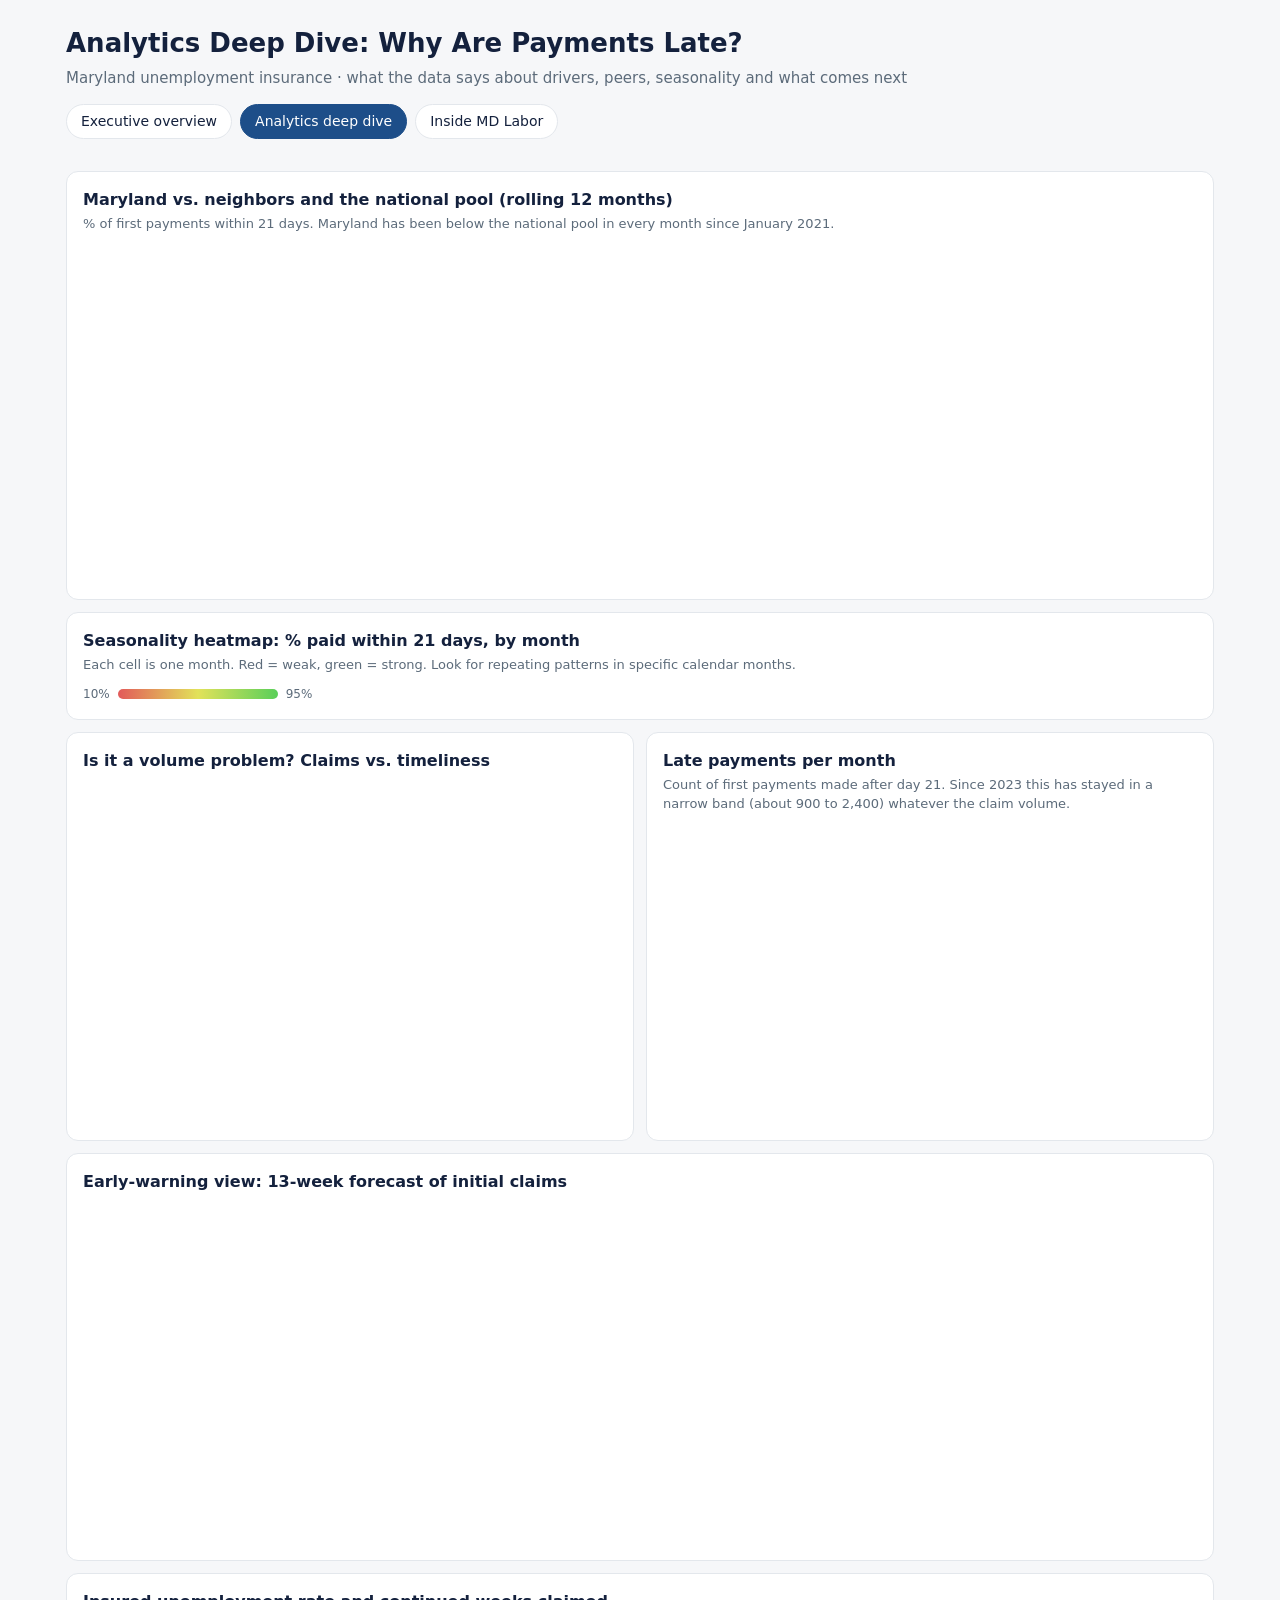
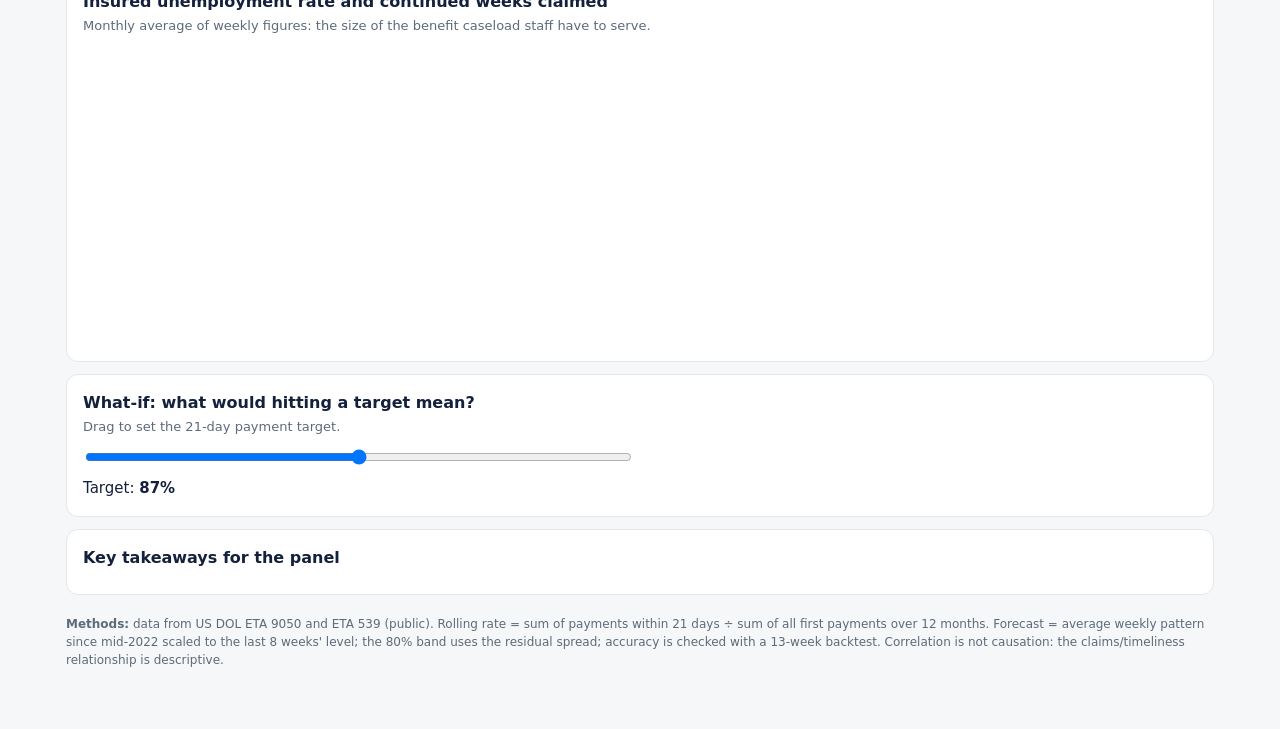
<file: md-ui-project/analytics_template.html>
<!doctype html>
<html lang="en"><head><meta charset="utf-8"><meta name="viewport" content="width=device-width,initial-scale=1">
<title>Maryland UI Analytics Deep Dive</title>
<style>
:root{--bg:#f6f7f9;--card:#fff;--ink:#14213d;--mute:#5c6b7a;--line:#e3e7ec;--red:#c8102e;--gold:#e0a100;--green:#2a9d6f;--blue:#1d4e89;--gray:#c4cbd3;--purple:#7b4fb0}
@media (prefers-color-scheme:dark){:root{--bg:#10151c;--card:#1a212b;--ink:#eef2f6;--mute:#9aa8b6;--line:#2b3542;--gray:#46515e;--blue:#6aa9ee;--purple:#b38be0}}
*{box-sizing:border-box}body{margin:0;background:var(--bg);color:var(--ink);font:15px/1.5 system-ui,Segoe UI,Roboto,sans-serif}
.wrap{max-width:1180px;margin:0 auto;padding:24px 16px 48px}
h1{font-size:26px;margin:0}h2{font-size:16px;margin:0 0 2px}.sub{color:var(--mute);margin:4px 0 14px}
nav{display:flex;gap:8px;margin-bottom:16px}nav a{padding:6px 14px;border-radius:999px;border:1px solid var(--line);color:var(--ink);text-decoration:none;font-size:14px;background:var(--card)}nav a.on{background:var(--blue);color:#fff;border-color:var(--blue)}
.kpis{display:grid;grid-template-columns:repeat(auto-fit,minmax(200px,1fr));gap:12px;margin-bottom:16px}
.card{background:var(--card);border:1px solid var(--line);border-radius:12px;padding:16px}
.kpi .v{font-size:32px;font-weight:700;line-height:1.1}.kpi .l{color:var(--mute);font-size:13px}.kpi .n{font-size:12px;color:var(--mute);margin-top:4px}
.grid{display:grid;grid-template-columns:1fr 1fr;gap:12px}@media(max-width:820px){.grid{grid-template-columns:1fr}}
.full{grid-column:1/-1}.note{color:var(--mute);font-size:13px;margin:0 0 10px}
.box{position:relative;height:300px}.tall{height:340px}
table.heat{border-collapse:collapse;width:100%;font-size:12.5px;text-align:center}
table.heat th{color:var(--mute);font-weight:500;padding:4px}table.heat td{padding:7px 2px;color:#111;border:2px solid var(--card);border-radius:4px}
.legend{display:flex;align-items:center;gap:8px;color:var(--mute);font-size:12px;margin-top:8px}.legend i{display:inline-block;width:160px;height:10px;border-radius:5px;background:linear-gradient(90deg,hsl(0 70% 62%),hsl(60 70% 62%),hsl(120 55% 58%))}
.what{display:grid;grid-template-columns:1fr 1fr;gap:20px;align-items:center}@media(max-width:820px){.what{grid-template-columns:1fr}}
input[type=range]{width:100%}
.big{font-size:34px;font-weight:700}.takeaways li{margin:6px 0}.takeaways ul{padding-left:20px;margin:8px 0 0}
.foot{color:var(--mute);font-size:12px;margin-top:20px}
</style></head><body><div class="wrap">
<h1>Analytics Deep Dive: Why Are Payments Late?</h1>
<p class="sub">Maryland unemployment insurance · what the data says about drivers, peers, seasonality and what comes next</p>
<nav><a href="dashboard.html">Executive overview</a><a class="on" href="analytics_dashboard.html">Analytics deep dive</a><a href="department.html">Inside MD Labor</a></nav>
<div class="kpis" id="kpis"></div>
<div class="grid">
 <div class="card full"><h2>Maryland vs. neighbors and the national pool (rolling 12 months)</h2><p class="note">% of first payments within 21 days. Maryland has been below the national pool in every month since January 2021.</p><div class="box tall"><canvas id="c1"></canvas></div></div>
 <div class="card full"><h2>Seasonality heatmap: % paid within 21 days, by month</h2><p class="note">Each cell is one month. Red = weak, green = strong. Look for repeating patterns in specific calendar months.</p><div id="heat"></div><div class="legend">10% <i></i> 95%</div></div>
 <div class="card"><h2>Is it a volume problem? Claims vs. timeliness</h2><p class="note" id="scNote"></p><div class="box"><canvas id="c2"></canvas></div></div>
 <div class="card"><h2>Late payments per month</h2><p class="note">Count of first payments made after day 21. Since 2023 this has stayed in a narrow band (about 900 to 2,400) whatever the claim volume.</p><div class="box"><canvas id="c3"></canvas></div></div>
 <div class="card full"><h2>Early-warning view: 13-week forecast of initial claims</h2><p class="note" id="fcNote"></p><div class="box tall"><canvas id="c4"></canvas></div></div>
 <div class="card full"><h2>Insured unemployment rate and continued weeks claimed</h2><p class="note">Monthly average of weekly figures: the size of the benefit caseload staff have to serve.</p><div class="box"><canvas id="c5"></canvas></div></div>
 <div class="card full"><h2>What-if: what would hitting a target mean?</h2>
  <div class="what"><div><p class="note">Drag to set the 21-day payment target.</p><input id="tgt" type="range" min="79" max="95" step="0.5" value="87"><div style="margin-top:6px">Target: <b id="tgtv">87%</b></div></div>
  <div><div class="big" id="gain"></div><div class="note" id="gainn"></div></div></div></div>
 <div class="card full takeaways"><h2>Key takeaways for the panel</h2><ul id="take"></ul></div>
</div>
<p class="foot"><b>Methods:</b> data from US DOL ETA 9050 and ETA 539 (public). Rolling rate = sum of payments within 21 days ÷ sum of all first payments over 12 months. Forecast = average weekly pattern since mid-2022 scaled to the last 8 weeks' level; the 80% band uses the residual spread; accuracy is checked with a 13-week backtest. Correlation is not causation: the claims/timeliness relationship is descriptive.</p>
</div>
<script>/*CHARTJS*/</script>
<script>
const D=/*DATA*/;
const css=n=>getComputedStyle(document.documentElement).getPropertyValue(n).trim();
const C={red:css('--red'),gold:css('--gold'),green:css('--green'),blue:css('--blue'),gray:css('--gray'),mute:css('--mute'),line:css('--line'),purple:css('--purple')};
Chart.defaults.color=C.mute;Chart.defaults.borderColor=C.line;Chart.defaults.font.family='system-ui,Segoe UI,sans-serif';
const fmt=n=>Math.round(n).toLocaleString('en-US');
const yr=function(v){return this.getLabelForValue(v).slice(0,4)};
const base={maintainAspectRatio:false};
const R=D.roll;
const gap=(R['US pool'][R['US pool'].length-1]-R.MD[R.MD.length-1]).toFixed(1);
document.getElementById('kpis').innerHTML=[
 ['Gap to national pool (12-mo)',gap+' pts','Maryland '+R.MD[R.MD.length-1].toFixed(1)+'% vs pool '+R['US pool'][R['US pool'].length-1].toFixed(1)+'%',C.red],
 ['Avg late payments / month (2023+)',fmt(D.late_mean),'about '+fmt(D.late_mean*12)+' a year',C.gold],
 ['Claims vs late payments (corr.)',D.late_corr.toFixed(2),'near zero: not a volume story',C.blue],
 ['Forecast backtest error',D.mape+'%','13-week MAPE on initial claims',C.green]
].map(x=>`<div class="card kpi"><div class="l">${x[0]}</div><div class="v" style="color:${x[3]}">${x[1]}</div><div class="n">${x[2]}</div></div>`).join('');
// 1 peers
const cols={MD:C.red,VA:C.blue,PA:C.green,DC:C.purple,'US pool':C.mute};
new Chart('c1',{type:'line',data:{labels:R.months,datasets:['MD','VA','PA','DC','US pool'].map(k=>({label:k,data:R[k],borderColor:cols[k],backgroundColor:cols[k],pointRadius:0,borderWidth:k==='MD'?3:1.6,borderDash:k==='US pool'?[5,4]:[]}))},
 options:{...base,interaction:{mode:'index',intersect:false},plugins:{legend:{position:'bottom'}},scales:{y:{min:0,max:100,ticks:{callback:v=>v+'%'}},x:{ticks:{maxTicksLimit:12,callback:yr}}}}});
// heatmap
const mn=['Jan','Feb','Mar','Apr','May','Jun','Jul','Aug','Sep','Oct','Nov','Dec'];
const col=v=>{if(v==null)return 'transparent';const h=Math.max(0,Math.min(120,(v-10)/(95-10)*120));return `hsl(${h} 70% ${h>70?58:62}%)`};
let h='<table class="heat"><tr><th></th>'+mn.map(m=>`<th>${m}</th>`).join('')+'</tr>';
Object.keys(D.heat).forEach(y=>{h+=`<tr><th>${y}</th>`+D.heat[y].map(v=>`<td style="background:${col(v)}">${v==null?'':Math.round(v)}</td>`).join('')+'</tr>'});
document.getElementById('heat').innerHTML=h+'</table>';
// 2 scatter
const grp=(p,l,c)=>({label:l,data:D.scatter.filter(s=>s.p===p).map(s=>({x:s.x,y:s.y,m:s.m})),backgroundColor:c,pointRadius:4});
document.getElementById('scNote').textContent='Monthly initial claims vs % paid within 21 days (2015+). Correlation excluding COVID: '+D.corr+'; since 2022: '+D.corr_post+'. Higher volume has not made timeliness worse.';
new Chart('c2',{type:'scatter',data:{datasets:[grp('pre','2015–Feb 2020',C.blue),grp('covid','COVID surge',C.red),grp('post','2021 onward',C.gold)]},
 options:{...base,plugins:{legend:{position:'bottom'},tooltip:{callbacks:{label:c=>c.raw.m+': '+fmt(c.raw.x)+' claims, '+c.raw.y+'%'}}},scales:{x:{type:'logarithmic',title:{display:true,text:'Initial claims in month (log)'},ticks:{callback:v=>[10000,30000,100000,300000].includes(v)?fmt(v):''}},y:{min:0,max:100,ticks:{callback:v=>v+'%'}}}}});
// 3 late payments
const lp=D.late_series;
new Chart('c3',{type:'bar',data:{labels:lp.map(r=>r.m),datasets:[{data:lp.map(r=>r.v),backgroundColor:C.gold}]},
 options:{...base,plugins:{legend:{display:false}},scales:{y:{ticks:{callback:v=>fmt(v)}},x:{ticks:{maxTicksLimit:8,callback:yr}}}}});
// 4 forecast
const H=D.hist,F=D.fc,labs=H.map(r=>r.d).concat(F.map(r=>r.week_ending)),pad=a=>Array(H.length-1).fill(null).concat(a);
const lastH=H[H.length-1].ic;
document.getElementById('fcNote').textContent='Next 13 weeks: forecast with 80% band. Backtest on the previous 13 weeks: average error '+D.mape+'%. Seasonal peak expected around the holidays; use it to schedule staff before the surge.';
new Chart('c4',{type:'line',data:{labels:labs,datasets:[
 {label:'Actual',data:H.map(r=>r.ic).concat(Array(F.length).fill(null)),borderColor:C.blue,pointRadius:0,borderWidth:2},
 {label:'Forecast',data:pad([lastH].concat(F.map(r=>r.forecast))).slice(0,labs.length),borderColor:C.red,borderDash:[6,4],pointRadius:0,borderWidth:2},
 {label:'80% band',data:pad([lastH].concat(F.map(r=>r.high80))).slice(0,labs.length),borderColor:'transparent',backgroundColor:C.red+'30',pointRadius:0,fill:'+1'},
 {label:'80% low',data:pad([lastH].concat(F.map(r=>r.low80))).slice(0,labs.length),borderColor:'transparent',pointRadius:0}]},
 options:{...base,interaction:{mode:'index',intersect:false},plugins:{legend:{position:'bottom',labels:{filter:i=>!i.text.startsWith('80% low')}}},scales:{y:{min:0,ticks:{callback:v=>fmt(v)}},x:{ticks:{maxTicksLimit:10}}}}});
// 5 caseload
const I=D.iur;
new Chart('c5',{type:'line',data:{labels:I.months,datasets:[
 {label:'Continued weeks claimed (avg/week)',data:I.cw,borderColor:C.blue,pointRadius:0,borderWidth:2,yAxisID:'y',tension:.2},
 {label:'Insured unemployment rate (%)',data:I.iur,borderColor:C.gold,pointRadius:0,borderWidth:2,yAxisID:'y1',tension:.2}]},
 options:{...base,interaction:{mode:'index',intersect:false},plugins:{legend:{position:'bottom'}},scales:{y:{type:'logarithmic',position:'left',ticks:{callback:v=>[10000,30000,100000,300000].includes(v)?fmt(v):''}},y1:{type:'logarithmic',position:'right',grid:{display:false},ticks:{callback:v=>[1,3,10].includes(v)?v+'%':''}},x:{ticks:{maxTicksLimit:12,callback:yr}}}}});
// what-if
const L=D.last12,cur=L.w21/L.total*100;
function wi(){const t=+document.getElementById('tgt').value;document.getElementById('tgtv').textContent=t+'%';
 const extra=Math.max(0,Math.round(t/100*L.total-L.w21));
 document.getElementById('gain').textContent='+'+fmt(extra)+' on-time payments / year';
 document.getElementById('gainn').textContent='From '+cur.toFixed(1)+'% today. That is about '+fmt(extra/12)+' more people paid within 21 days every month (last 12 months: '+fmt(L.total)+' first payments).'}
document.getElementById('tgt').oninput=wi;wi();
// takeaways
document.getElementById('take').innerHTML=[
 '<b>Structural, not seasonal.</b> Maryland sits '+gap+' points below the national pool and below all three neighbors today; no month since the pandemic has reached the 87% standard.',
 '<b>Not a volume problem.</b> Late payments run about '+fmt(D.late_mean)+' a month whether weekly claims run near 2,000 or near 4,000 (correlation '+D.late_corr.toFixed(2)+'). That points to process bottlenecks, such as issue resolution and identity verification, rather than staffing for volume.',
 '<b>The surges are predictable.</b> A simple seasonal model forecasts weekly claims within about '+D.mape+'% on a backtest, enough to plan staffing weeks ahead.',
 '<b>The prize is concrete.</b> Reaching 87% means roughly '+fmt(Math.round(.87*L.total-L.w21))+' more people paid on time each year.',
 '<b>Next data I would request:</b> claim-level timestamps (filed, adjudicated, approved, paid) and issue codes, to separate agency delay from claimant-driven delay.'
].map(x=>'<li>'+x+'</li>').join('');
</script></body></html>
</file>
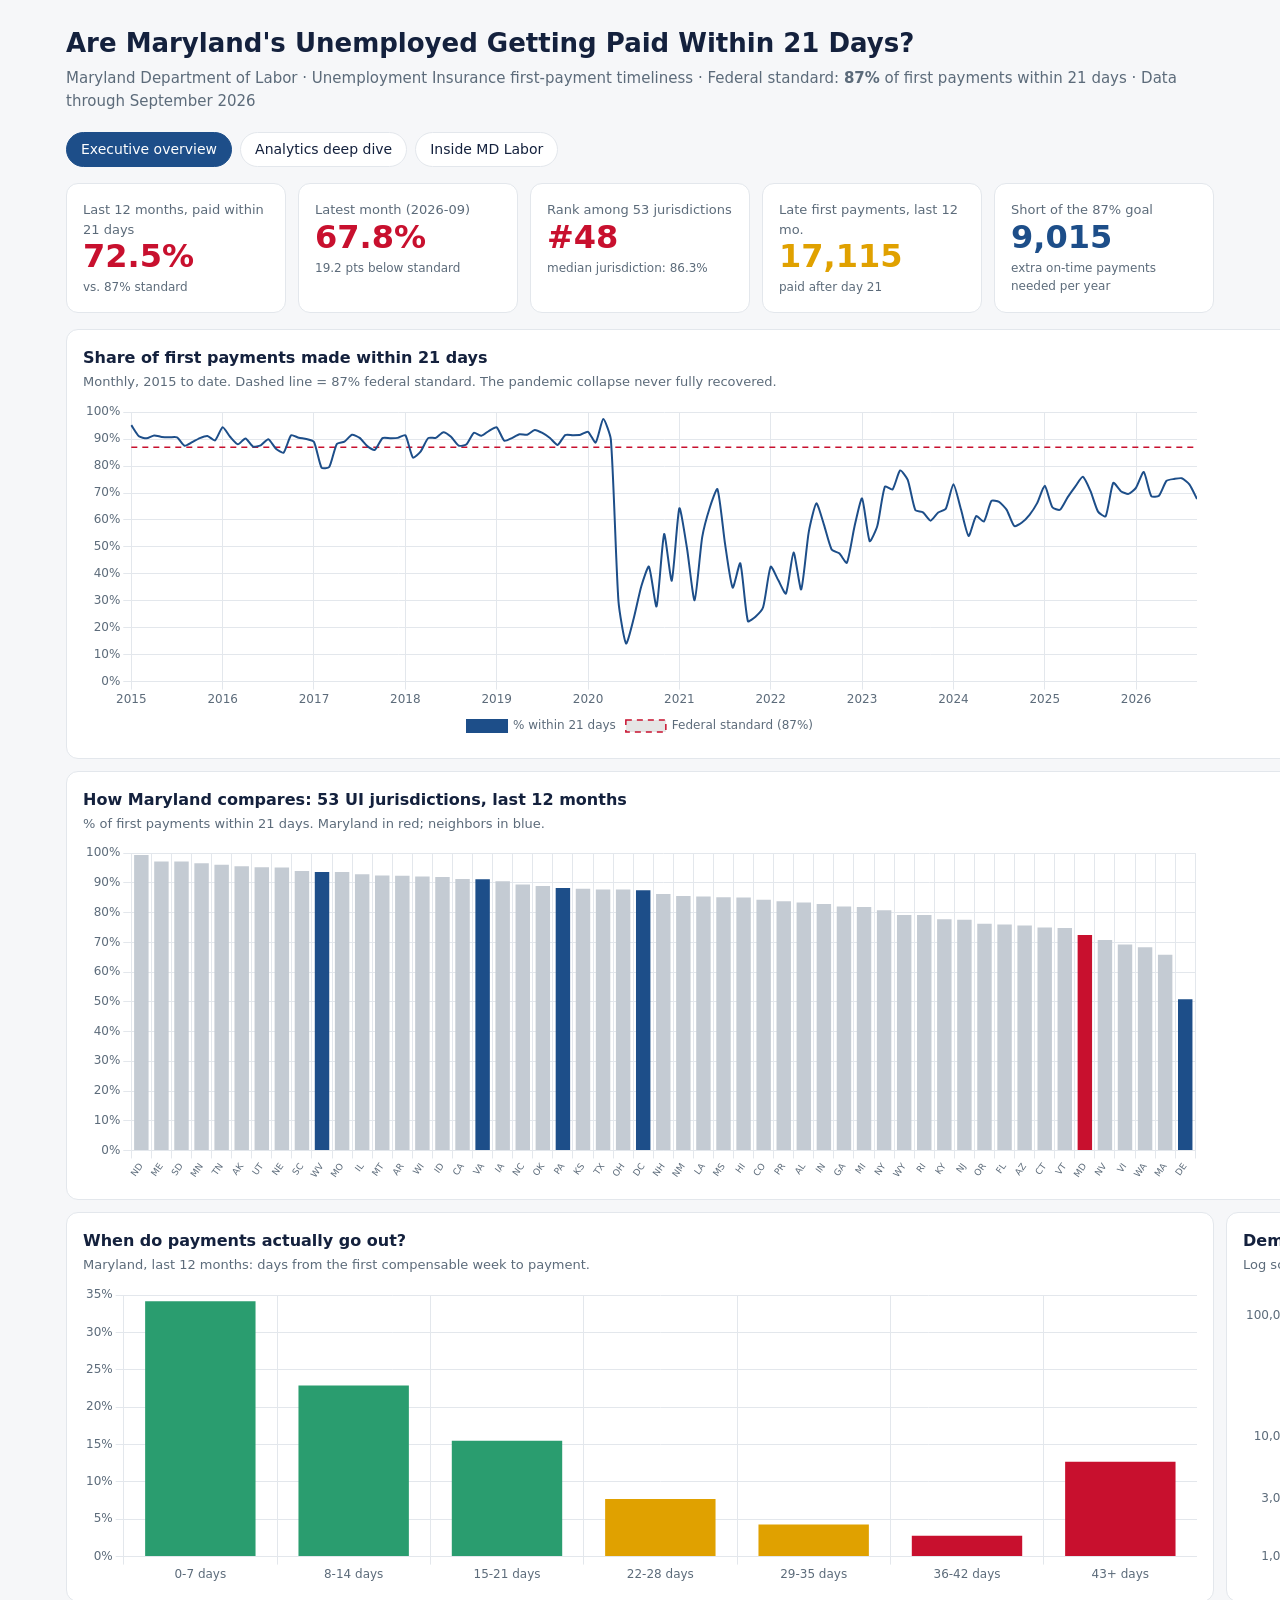
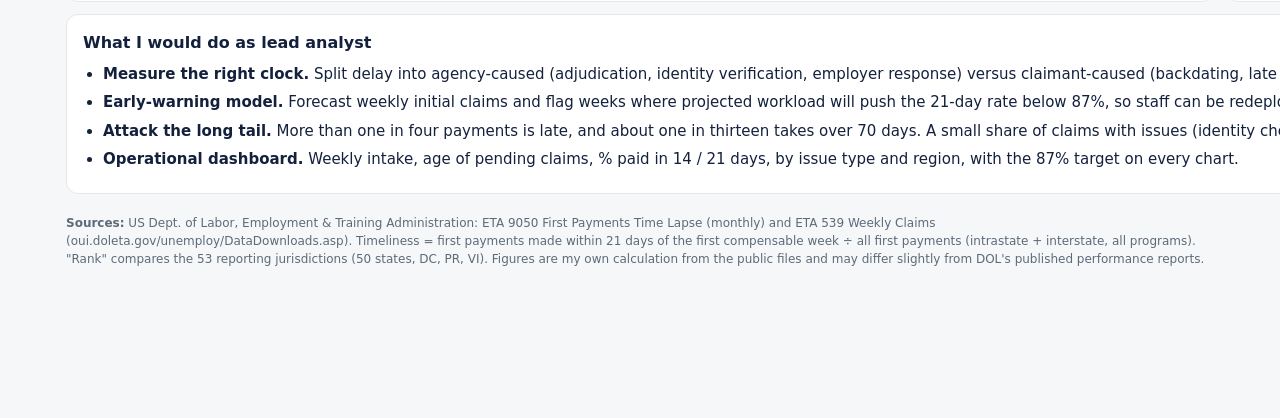
<file: md-ui-project/dashboard.html>
<!doctype html>
<html lang="en"><head><meta charset="utf-8"><meta name="viewport" content="width=device-width,initial-scale=1">
<title>Maryland UI Timeliness Dashboard</title>
<style>
:root{--bg:#f6f7f9;--card:#fff;--ink:#14213d;--mute:#5c6b7a;--line:#e3e7ec;--red:#c8102e;--gold:#e0a100;--green:#2a9d6f;--blue:#1d4e89;--gray:#c4cbd3}
@media (prefers-color-scheme:dark){:root{--bg:#10151c;--card:#1a212b;--ink:#eef2f6;--mute:#9aa8b6;--line:#2b3542;--gray:#46515e;--blue:#6aa9ee}}
*{box-sizing:border-box}body{margin:0;background:var(--bg);color:var(--ink);font:15px/1.5 system-ui,Segoe UI,Roboto,sans-serif}
.wrap{max-width:1180px;margin:0 auto;padding:24px 16px 48px}
h1{font-size:26px;margin:0}h2{font-size:16px;margin:0 0 2px}.sub{color:var(--mute);margin:4px 0 20px}
.kpis{display:grid;grid-template-columns:repeat(auto-fit,minmax(200px,1fr));gap:12px;margin-bottom:16px}
.card{background:var(--card);border:1px solid var(--line);border-radius:12px;padding:16px}
.kpi .v{font-size:32px;font-weight:700;line-height:1.1}.kpi .l{color:var(--mute);font-size:13px}.kpi .n{font-size:12px;color:var(--mute);margin-top:4px}
.grid{display:grid;grid-template-columns:1fr 1fr;gap:12px}@media(max-width:820px){.grid{grid-template-columns:1fr}}
.full{grid-column:1/-1}.note{color:var(--mute);font-size:13px;margin:0 0 10px}
.box{position:relative;height:300px}.tall{height:340px}
.so li{margin:6px 0}.so ul{padding-left:20px;margin:8px 0 0}
.foot{color:var(--mute);font-size:12px;margin-top:20px}
nav{display:flex;gap:8px;margin-bottom:16px}nav a{padding:6px 14px;border-radius:999px;border:1px solid var(--line);color:var(--ink);text-decoration:none;font-size:14px;background:var(--card)}nav a.on{background:var(--blue);color:#fff;border-color:var(--blue)}
</style></head><body><div class="wrap">
<h1>Are Maryland's Unemployed Getting Paid Within 21 Days?</h1>
<p class="sub">Maryland Department of Labor · Unemployment Insurance first-payment timeliness · Federal standard: <b>87%</b> of first payments within 21 days · Data through <span id="asof"></span></p>
<nav><a class="on" href="dashboard.html">Executive overview</a><a href="analytics_dashboard.html">Analytics deep dive</a><a href="department.html">Inside MD Labor</a></nav>
<div class="kpis" id="kpis"></div>
<div class="grid">
 <div class="card full"><h2>Share of first payments made within 21 days</h2><p class="note">Monthly, 2015 to date. Dashed line = 87% federal standard. The pandemic collapse never fully recovered.</p><div class="box tall"><canvas id="c1"></canvas></div></div>
 <div class="card full"><h2>How Maryland compares: 53 UI jurisdictions, last 12 months</h2><p class="note">% of first payments within 21 days. Maryland in red; neighbors in blue.</p><div class="box tall"><canvas id="c2"></canvas></div></div>
 <div class="card"><h2>When do payments actually go out?</h2><p class="note">Maryland, last 12 months: days from the first compensable week to payment.</p><div class="box"><canvas id="c3"></canvas></div></div>
 <div class="card"><h2>Demand: weekly initial claims</h2><p class="note">Log scale. Surges (2020, Jan 2021, Oct 2025) are the stress tests for timeliness.</p><div class="box"><canvas id="c4"></canvas></div></div>
 <div class="card full so"><h2>What I would do as lead analyst</h2>
  <ul>
   <li><b>Measure the right clock.</b> Split delay into agency-caused (adjudication, identity verification, employer response) versus claimant-caused (backdating, late certification). The state says backdating inflates the federal metric; this lets us prove it or fix it.</li>
   <li><b>Early-warning model.</b> Forecast weekly initial claims and flag weeks where projected workload will push the 21-day rate below 87%, so staff can be redeployed <i>before</i> a backlog forms.</li>
   <li><b>Attack the long tail.</b> More than one in four payments is late, and about one in thirteen takes over 70 days. A small share of claims with issues (identity checks, separation disputes) likely drives that long tail; target those queues with a root-cause dashboard.</li>
   <li><b>Operational dashboard.</b> Weekly intake, age of pending claims, % paid in 14 / 21 days, by issue type and region, with the 87% target on every chart.</li>
  </ul></div>
</div>
<p class="foot"><b>Sources:</b> US Dept. of Labor, Employment &amp; Training Administration: ETA 9050 First Payments Time Lapse (monthly) and ETA 539 Weekly Claims (oui.doleta.gov/unemploy/DataDownloads.asp). Timeliness = first payments made within 21 days of the first compensable week ÷ all first payments (intrastate + interstate, all programs). "Rank" compares the 53 reporting jurisdictions (50 states, DC, PR, VI). Figures are my own calculation from the public files and may differ slightly from DOL's published performance reports.</p>
</div>
<script>!function(t,e){"object"==typeof exports&&"undefined"!=typeof module?module.exports=e():"function"==typeof define&&define.amd?define(e):(t="undefined"!=typeof globalThis?globalThis:t||self).Chart=e()}(this,function(){"use strict";var s=Object.freeze({__proto__:null,get Colors(){return dn},get Decimation(){return fn},get Filler(){return Dn},get Legend(){return Tn},get SubTitle(){return In},get Title(){return En},get Tooltip(){return Un}});function t(){}const F=(()=>{let t=0;return()=>t++})();function P(t){return null==t}function O(t){if(Array.isArray&&Array.isArray(t))return!0;const e=Object.prototype.toString.call(t);return"[object"===e.slice(0,7)&&"Array]"===e.slice(-6)}function A(t){return null!==t&&"[object Object]"===Object.prototype.toString.call(t)}function p(t){return("number"==typeof t||t instanceof Number)&&isFinite(+t)}function g(t,e){return p(t)?t:e}function T(t,e){return void 0===t?e:t}const V=(t,e)=>"string"==typeof t&&t.endsWith("%")?parseFloat(t)/100:+t/e,B=(t,e)=>"string"==typeof t&&t.endsWith("%")?parseFloat(t)/100*e:+t;function d(t,e,i){if(t&&"function"==typeof t.call)return t.apply(i,e)}function k(t,e,i,s){let a,n,o;if(O(t))if(n=t.length,s)for(a=n-1;0<=a;a--)e.call(i,t[a],a);else for(a=0;a<n;a++)e.call(i,t[a],a);else if(A(t))for(o=Object.keys(t),n=o.length,a=0;a<n;a++)e.call(i,t[o[a]],o[a])}function W(t,e){let i,s,a,n;if(!t||!e||t.length!==e.length)return!1;for(i=0,s=t.length;i<s;++i)if(a=t[i],n=e[i],a.datasetIndex!==n.datasetIndex||a.index!==n.index)return!1;return!0}function N(e){if(O(e))return e.map(N);if(A(e)){const i=Object.create(null),s=Object.keys(e),a=s.length;let t=0;for(;t<a;++t)i[s[t]]=N(e[s[t]]);return i}return e}function H(t){return-1===["__proto__","prototype","constructor"].indexOf(t)}function j(t,e,i,s){var a;H(t)&&(a=e[t],i=i[t],A(a)&&A(i)?Y(a,i,s):e[t]=N(i))}function Y(i,t,s){var a,e=O(t)?t:[t],n=e.length;if(!A(i))return i;const o=(s=s||{}).merger||j;for(let t=0;t<n;++t)if(A(a=e[t])){const O=Object.keys(a);for(let t=0,e=O.length;t<e;++t)o(O[t],i,a,s)}return i}function $(t,e){return Y(t,e,{merger:U})}function U(t,e,i){var s;H(t)&&(s=e[t],i=i[t],A(s)&&A(i)?$(s,i):Object.prototype.hasOwnProperty.call(e,t)||(e[t]=N(i)))}const X={"":t=>t,x:t=>t.x,y:t=>t.y};function q(t){const e=t.split("."),i=[];let s="";for(const t of e)s+=t,s=s.endsWith("\\")?s.slice(0,-1)+".":(i.push(s),"");return i}function m(t,e){const i=X[e]||(X[e]=function(){const i=q(e);return t=>{for(const e of i){if(""===e)break;t=t&&t[e]}return t}}());return i(t)}function K(t){return t.charAt(0).toUpperCase()+t.slice(1)}const G=t=>void 0!==t,u=t=>"function"==typeof t,Z=(t,e)=>{if(t.size!==e.size)return!1;for(const i of t)if(!e.has(i))return!1;return!0};function J(t){return"mouseup"===t.type||"click"===t.type||"contextmenu"===t.type}const S=Math.PI,_=2*S,Q=_+S,tt=Number.POSITIVE_INFINITY,et=S/180,D=S/2,it=S/4,st=2*S/3,r=Math.log10,y=Math.sign;function at(t,e,i){return Math.abs(t-e)<i}function nt(t){var e=Math.round(t),e=(t=at(t,e,t/1e3)?e:t,Math.pow(10,Math.floor(r(t)))),t=t/e;return(t<=1?1:t<=2?2:t<=5?5:10)*e}function ot(t){const e=[],i=Math.sqrt(t);let s;for(s=1;s<i;s++)t%s==0&&(e.push(s),e.push(t/s));return i===(0|i)&&e.push(i),e.sort((t,e)=>t-e).pop(),e}function rt(t){return!isNaN(parseFloat(t))&&isFinite(t)}function lt(t,e){var i=Math.round(t);return i-e<=t&&t<=i+e}function ht(t,e,i){let s,a,n;for(s=0,a=t.length;s<a;s++)n=t[s][i],isNaN(n)||(e.min=Math.min(e.min,n),e.max=Math.max(e.max,n))}function L(t){return t*(S/180)}function ct(t){return t*(180/S)}function dt(i){if(p(i)){let t=1,e=0;for(;Math.round(i*t)/t!==i;)t*=10,e++;return e}}function ut(t,e){var i=e.x-t.x,e=e.y-t.y,t=Math.sqrt(i*i+e*e);let s=Math.atan2(e,i);return s<-.5*S&&(s+=_),{angle:s,distance:t}}function gt(t,e){return Math.sqrt(Math.pow(e.x-t.x,2)+Math.pow(e.y-t.y,2))}function ft(t,e){return(t-e+Q)%_-S}function v(t){return(t%_+_)%_}function pt(t,e,i,s){var t=v(t),e=v(e),i=v(i),a=v(e-t),n=v(i-t),o=v(t-e),r=v(t-i);return t===e||t===i||s&&e===i||n<a&&o<r}function C(t,e,i){return Math.max(e,Math.min(i,t))}function mt(t){return C(t,-32768,32767)}function c(t,e,i,s=1e-6){return t>=Math.min(e,i)-s&&t<=Math.max(e,i)+s}function bt(e,i,t){t=t||(t=>e[t]<i);let s,a=e.length-1,n=0;for(;1<a-n;)t(s=n+a>>1)?n=s:a=s;return{lo:n,hi:a}}const f=(i,s,a,t)=>bt(i,a,t?t=>{var e=i[t][s];return e<a||e===a&&i[t+1][s]===a}:t=>i[t][s]<a),xt=(e,i,s)=>bt(e,s,t=>e[t][i]>=s);function vt(t,e,i){let s=0,a=t.length;for(;s<a&&t[s]<e;)s++;for(;a>s&&t[a-1]>i;)a--;return 0<s||a<t.length?t.slice(s,a):t}const _t=["push","pop","shift","splice","unshift"];function yt(a,t){a._chartjs?a._chartjs.listeners.push(t):(Object.defineProperty(a,"_chartjs",{configurable:!0,enumerable:!1,value:{listeners:[t]}}),_t.forEach(t=>{const i="_onData"+K(t),s=a[t];Object.defineProperty(a,t,{configurable:!0,enumerable:!1,value(...e){var t=s.apply(this,e);return a._chartjs.listeners.forEach(t=>{"function"==typeof t[i]&&t[i](...e)}),t}})}))}function Mt(e,t){var i=e._chartjs;if(i){const s=i.listeners,a=s.indexOf(t);-1!==a&&s.splice(a,1),0<s.length||(_t.forEach(t=>{delete e[t]}),delete e._chartjs)}}function wt(t){var e=new Set(t);return e.size===t.length?t:Array.from(e)}const kt="undefined"==typeof window?function(t){return t()}:window.requestAnimationFrame;function St(e,i){let s,a=!1;return function(...t){s=t,a||(a=!0,kt.call(window,()=>{a=!1,e.apply(i,s)}))}}function Pt(e,i){let s;return function(...t){return i?(clearTimeout(s),s=setTimeout(e,i,t)):e.apply(this,t),i}}const Dt=t=>"start"===t?"left":"end"===t?"right":"center",E=(t,e,i)=>"start"===t?e:"end"===t?i:(e+i)/2,Ct=(t,e,i,s)=>t===(s?"left":"right")?i:"center"===t?(e+i)/2:e;function Ot(t,e,i){var s=e.length;let a=0,n=s;if(t._sorted){const{iScale:o,_parsed:r}=t,l=o.axis,{min:h,max:c,minDefined:d,maxDefined:u}=o.getUserBounds();d&&(a=C(Math.min(f(r,l,h).lo,i?s:f(e,l,o.getPixelForValue(h)).lo),0,s-1)),n=u?C(Math.max(f(r,o.axis,c,!0).hi+1,i?0:f(e,l,o.getPixelForValue(c),!0).hi+1),a,s)-a:s-a}return{start:a,count:n}}function At(t){var{xScale:e,yScale:i,_scaleRanges:s}=t,a={xmin:e.min,xmax:e.max,ymin:i.min,ymax:i.max};if(!s)return t._scaleRanges=a,!0;t=s.xmin!==e.min||s.xmax!==e.max||s.ymin!==i.min||s.ymax!==i.max;return Object.assign(s,a),t}var l=new class{constructor(){this._request=null,this._charts=new Map,this._running=!1,this._lastDate=void 0}_notify(e,i,s,t){const a=i.listeners[t],n=i.duration;a.forEach(t=>t({chart:e,initial:i.initial,numSteps:n,currentStep:Math.min(s-i.start,n)}))}_refresh(){this._request||(this._running=!0,this._request=kt.call(window,()=>{this._update(),this._request=null,this._running&&this._refresh()}))}_update(o=Date.now()){let r=0;this._charts.forEach((s,a)=>{if(s.running&&s.items.length){const n=s.items;let t,e=n.length-1,i=!1;for(;0<=e;--e)(t=n[e])._active?(t._total>s.duration&&(s.duration=t._total),t.tick(o),i=!0):(n[e]=n[n.length-1],n.pop());i&&(a.draw(),this._notify(a,s,o,"progress")),n.length||(s.running=!1,this._notify(a,s,o,"complete"),s.initial=!1),r+=n.length}}),this._lastDate=o,0===r&&(this._running=!1)}_getAnims(t){const e=this._charts;let i=e.get(t);return i||(i={running:!1,initial:!0,items:[],listeners:{complete:[],progress:[]}},e.set(t,i)),i}listen(t,e,i){this._getAnims(t).listeners[e].push(i)}add(t,e){e&&e.length&&this._getAnims(t).items.push(...e)}has(t){return 0<this._getAnims(t).items.length}start(t){const e=this._charts.get(t);e&&(e.running=!0,e.start=Date.now(),e.duration=e.items.reduce((t,e)=>Math.max(t,e._duration),0),this._refresh())}running(t){if(!this._running)return!1;t=this._charts.get(t);return!!(t&&t.running&&t.items.length)}stop(e){const i=this._charts.get(e);if(i&&i.items.length){const s=i.items;let t=s.length-1;for(;0<=t;--t)s[t].cancel();i.items=[],this._notify(e,i,Date.now(),"complete")}}remove(t){return this._charts.delete(t)}};function Tt(t){return t+.5|0}const Lt=(t,e,i)=>Math.max(Math.min(t,i),e);function Et(t){return Lt(Tt(2.55*t),0,255)}function Rt(t){return Lt(Tt(255*t),0,255)}function o(t){return Lt(Tt(t/2.55)/100,0,1)}function It(t){return Lt(Tt(100*t),0,100)}const n={0:0,1:1,2:2,3:3,4:4,5:5,6:6,7:7,8:8,9:9,A:10,B:11,C:12,D:13,E:14,F:15,a:10,b:11,c:12,d:13,e:14,f:15},zt=[..."0123456789ABCDEF"],Ft=t=>zt[15&t],Vt=t=>zt[(240&t)>>4]+zt[15&t],Bt=t=>(240&t)>>4==(15&t);const Wt=/^(hsla?|hwb|hsv)\(\s*([-+.e\d]+)(?:deg)?[\s,]+([-+.e\d]+)%[\s,]+([-+.e\d]+)%(?:[\s,]+([-+.e\d]+)(%)?)?\s*\)$/;function Nt(i,t,s){const a=t*Math.min(s,1-s),e=(t,e=(t+i/30)%12)=>s-a*Math.max(Math.min(e-3,9-e,1),-1);return[e(0),e(8),e(4)]}function Ht(i,s,a){i=(t,e=(t+i/60)%6)=>a-a*s*Math.max(Math.min(e,4-e,1),0);return[i(5),i(3),i(1)]}function jt(t,e,i){const s=Nt(t,1,.5);let a;for(1<e+i&&(e*=a=1/(e+i),i*=a),a=0;a<3;a++)s[a]*=1-e-i,s[a]+=e;return s}function Yt(t){var e=t.r/255,i=t.g/255,t=t.b/255,s=Math.max(e,i,t),a=Math.min(e,i,t),n=(s+a)/2;let o,r,l;return s!==a&&(l=s-a,r=.5<n?l/(2-s-a):l/(s+a),o=60*(o=(a=i,i=t,(t=e)===s?(a-i)/l+(a<i?6:0):a===s?(i-t)/l+2:(t-a)/l+4))+.5),[0|o,r||0,n]}function $t(t,e,i,s){return(Array.isArray(e)?t(e[0],e[1],e[2]):t(e,i,s)).map(Rt)}function Ut(t,e,i){return $t(Nt,t,e,i)}function Xt(t){return(t%360+360)%360}const qt={x:"dark",Z:"light",Y:"re",X:"blu",W:"gr",V:"medium",U:"slate",A:"ee",T:"ol",S:"or",B:"ra",C:"lateg",D:"ights",R:"in",Q:"turquois",E:"hi",P:"ro",O:"al",N:"le",M:"de",L:"yello",F:"en",K:"ch",G:"arks",H:"ea",I:"ightg",J:"wh"},Kt={OiceXe:"f0f8ff",antiquewEte:"faebd7",aqua:"ffff",aquamarRe:"7fffd4",azuY:"f0ffff",beige:"f5f5dc",bisque:"ffe4c4",black:"0",blanKedOmond:"ffebcd",Xe:"ff",XeviTet:"8a2be2",bPwn:"a52a2a",burlywood:"deb887",caMtXe:"5f9ea0",KartYuse:"7fff00",KocTate:"d2691e",cSO:"ff7f50",cSnflowerXe:"6495ed",cSnsilk:"fff8dc",crimson:"dc143c",cyan:"ffff",xXe:"8b",xcyan:"8b8b",xgTMnPd:"b8860b",xWay:"a9a9a9",xgYF:"6400",xgYy:"a9a9a9",xkhaki:"bdb76b",xmagFta:"8b008b",xTivegYF:"556b2f",xSange:"ff8c00",xScEd:"9932cc",xYd:"8b0000",xsOmon:"e9967a",xsHgYF:"8fbc8f",xUXe:"483d8b",xUWay:"2f4f4f",xUgYy:"2f4f4f",xQe:"ced1",xviTet:"9400d3",dAppRk:"ff1493",dApskyXe:"bfff",dimWay:"696969",dimgYy:"696969",dodgerXe:"1e90ff",fiYbrick:"b22222",flSOwEte:"fffaf0",foYstWAn:"228b22",fuKsia:"ff00ff",gaRsbSo:"dcdcdc",ghostwEte:"f8f8ff",gTd:"ffd700",gTMnPd:"daa520",Way:"808080",gYF:"8000",gYFLw:"adff2f",gYy:"808080",honeyMw:"f0fff0",hotpRk:"ff69b4",RdianYd:"cd5c5c",Rdigo:"4b0082",ivSy:"fffff0",khaki:"f0e68c",lavFMr:"e6e6fa",lavFMrXsh:"fff0f5",lawngYF:"7cfc00",NmoncEffon:"fffacd",ZXe:"add8e6",ZcSO:"f08080",Zcyan:"e0ffff",ZgTMnPdLw:"fafad2",ZWay:"d3d3d3",ZgYF:"90ee90",ZgYy:"d3d3d3",ZpRk:"ffb6c1",ZsOmon:"ffa07a",ZsHgYF:"20b2aa",ZskyXe:"87cefa",ZUWay:"778899",ZUgYy:"778899",ZstAlXe:"b0c4de",ZLw:"ffffe0",lime:"ff00",limegYF:"32cd32",lRF:"faf0e6",magFta:"ff00ff",maPon:"800000",VaquamarRe:"66cdaa",VXe:"cd",VScEd:"ba55d3",VpurpN:"9370db",VsHgYF:"3cb371",VUXe:"7b68ee",VsprRggYF:"fa9a",VQe:"48d1cc",VviTetYd:"c71585",midnightXe:"191970",mRtcYam:"f5fffa",mistyPse:"ffe4e1",moccasR:"ffe4b5",navajowEte:"ffdead",navy:"80",Tdlace:"fdf5e6",Tive:"808000",TivedBb:"6b8e23",Sange:"ffa500",SangeYd:"ff4500",ScEd:"da70d6",pOegTMnPd:"eee8aa",pOegYF:"98fb98",pOeQe:"afeeee",pOeviTetYd:"db7093",papayawEp:"ffefd5",pHKpuff:"ffdab9",peru:"cd853f",pRk:"ffc0cb",plum:"dda0dd",powMrXe:"b0e0e6",purpN:"800080",YbeccapurpN:"663399",Yd:"ff0000",Psybrown:"bc8f8f",PyOXe:"4169e1",saddNbPwn:"8b4513",sOmon:"fa8072",sandybPwn:"f4a460",sHgYF:"2e8b57",sHshell:"fff5ee",siFna:"a0522d",silver:"c0c0c0",skyXe:"87ceeb",UXe:"6a5acd",UWay:"708090",UgYy:"708090",snow:"fffafa",sprRggYF:"ff7f",stAlXe:"4682b4",tan:"d2b48c",teO:"8080",tEstN:"d8bfd8",tomato:"ff6347",Qe:"40e0d0",viTet:"ee82ee",JHt:"f5deb3",wEte:"ffffff",wEtesmoke:"f5f5f5",Lw:"ffff00",LwgYF:"9acd32"};let Gt;const Zt=/^rgba?\(\s*([-+.\d]+)(%)?[\s,]+([-+.e\d]+)(%)?[\s,]+([-+.e\d]+)(%)?(?:[\s,/]+([-+.e\d]+)(%)?)?\s*\)$/,Jt=t=>t<=.0031308?12.92*t:1.055*Math.pow(t,1/2.4)-.055,Qt=t=>t<=.04045?t/12.92:Math.pow((t+.055)/1.055,2.4);function te(e,i,s){if(e){let t=Yt(e);t[i]=Math.max(0,Math.min(t[i]+t[i]*s,0===i?360:1)),t=Ut(t),e.r=t[0],e.g=t[1],e.b=t[2]}}function ee(t,e){return t&&Object.assign(e||{},t)}function ie(t){var e={r:0,g:0,b:0,a:255};return Array.isArray(t)?3<=t.length&&(e={r:t[0],g:t[1],b:t[2],a:255},3<t.length&&(e.a=Rt(t[3]))):(e=ee(t,{r:0,g:0,b:0,a:1})).a=Rt(e.a),e}function se(t){return("r"===t.charAt(0)?function(t){var e=Zt.exec(t);let i,s,a,n=255;if(e){if(e[7]!==i){const t=+e[7];n=e[8]?Et(t):Lt(255*t,0,255)}return i=+e[1],s=+e[3],a=+e[5],i=255&(e[2]?Et(i):Lt(i,0,255)),s=255&(e[4]?Et(s):Lt(s,0,255)),a=255&(e[6]?Et(a):Lt(a,0,255)),{r:i,g:s,b:a,a:n}}}:function(t){var e,i,s,t=Wt.exec(t);let a,n=255;if(t)return void 0!==t[5]&&(n=(t[6]?Et:Rt)(+t[5])),e=Xt(+t[2]),i=+t[3]/100,s=+t[4]/100,{r:(a="hwb"===t[1]?$t(jt,e,i,s):"hsv"===t[1]?$t(Ht,e,i,s):Ut(e,i,s))[0],g:a[1],b:a[2],a:n}})(t)}class ae{constructor(t){if(t instanceof ae)return t;var e,i,s=typeof t;let a;"object"==s?a=ie(t):"string"==s&&(i=(s=t).length,"#"===s[0]&&(4===i||5===i?e={r:255&17*n[s[1]],g:255&17*n[s[2]],b:255&17*n[s[3]],a:5===i?17*n[s[4]]:255}:7!==i&&9!==i||(e={r:n[s[1]]<<4|n[s[2]],g:n[s[3]]<<4|n[s[4]],b:n[s[5]]<<4|n[s[6]],a:9===i?n[s[7]]<<4|n[s[8]]:255})),a=e||(i=t,Gt||((Gt=function(){const t={},e=Object.keys(Kt),i=Object.keys(qt);let s,a,n,o,r;for(s=0;s<e.length;s++){for(o=r=e[s],a=0;a<i.length;a++)n=i[a],r=r.replace(n,qt[n]);n=parseInt(Kt[o],16),t[r]=[n>>16&255,n>>8&255,255&n]}return t}()).transparent=[0,0,0,0]),(i=Gt[i.toLowerCase()])&&{r:i[0],g:i[1],b:i[2],a:4===i.length?i[3]:255})||se(t)),this._rgb=a,this._valid=!!a}get valid(){return this._valid}get rgb(){var t=ee(this._rgb);return t&&(t.a=o(t.a)),t}set rgb(t){this._rgb=ie(t)}rgbString(){return this._valid?(t=this._rgb)&&(t.a<255?`rgba(${t.r}, ${t.g}, ${t.b}, ${o(t.a)})`:`rgb(${t.r}, ${t.g}, ${t.b})`):void 0;var t}hexString(){return this._valid?(t=this._rgb,e=t,e=Bt(e.r)&&Bt(e.g)&&Bt(e.b)&&Bt(e.a)?Ft:Vt,t?"#"+e(t.r)+e(t.g)+e(t.b)+((t=t.a)<255?e(t):""):void 0):void 0;var t,e}hslString(){if(this._valid){var t,e,i,s=this._rgb;if(s)return i=Yt(s),t=i[0],e=It(i[1]),i=It(i[2]),s.a<255?`hsla(${t}, ${e}%, ${i}%, ${o(s.a)})`:`hsl(${t}, ${e}%, ${i}%)`}}mix(t,e){if(t){const s=this.rgb,a=t.rgb;var t=void 0===e?.5:e,e=2*t-1,i=s.a-a.a,e=(1+(e*i==-1?e:(e+i)/(1+e*i)))/2,i=1-e;s.r=255&e*s.r+i*a.r+.5,s.g=255&e*s.g+i*a.g+.5,s.b=255&e*s.b+i*a.b+.5,s.a=t*s.a+(1-t)*a.a,this.rgb=s}return this}interpolate(t,e){return t&&(this._rgb=(i=this._rgb,t=t._rgb,e=e,s=Qt(o(i.r)),a=Qt(o(i.g)),n=Qt(o(i.b)),{r:Rt(Jt(s+e*(Qt(o(t.r))-s))),g:Rt(Jt(a+e*(Qt(o(t.g))-a))),b:Rt(Jt(n+e*(Qt(o(t.b))-n))),a:i.a+e*(t.a-i.a)})),this;var i,s,a,n}clone(){return new ae(this.rgb)}alpha(t){return this._rgb.a=Rt(t),this}clearer(t){return this._rgb.a*=1-t,this}greyscale(){const t=this._rgb,e=Tt(.3*t.r+.59*t.g+.11*t.b);return t.r=t.g=t.b=e,this}opaquer(t){return this._rgb.a*=1+t,this}negate(){const t=this._rgb;return t.r=255-t.r,t.g=255-t.g,t.b=255-t.b,this}lighten(t){return te(this._rgb,2,t),this}darken(t){return te(this._rgb,2,-t),this}saturate(t){return te(this._rgb,1,t),this}desaturate(t){return te(this._rgb,1,-t),this}rotate(t){return e=this._rgb,t=t,(i=Yt(e))[0]=Xt(i[0]+t),i=Ut(i),e.r=i[0],e.g=i[1],e.b=i[2],this;var e,i}}function ne(t){return!(!t||"object"!=typeof t)&&("[object CanvasPattern]"===(t=t.toString())||"[object CanvasGradient]"===t)}function oe(t){return ne(t)?t:new ae(t)}function re(t){return ne(t)?t:new ae(t).saturate(.5).darken(.1).hexString()}const le=["x","y","borderWidth","radius","tension"],he=["color","borderColor","backgroundColor"],ce=new Map;function de(t,e,a){return function(t,e){e=a||{};var i=t+JSON.stringify(e);let s=ce.get(i);return s||(s=new Intl.NumberFormat(t,e),ce.set(i,s)),s}(e).format(t)}const ue={values:t=>O(t)?t:""+t,numeric(t,e,i){if(0===t)return"0";var s=this.chart.options.locale;let a,n=t;if(1<i.length){const e=Math.max(Math.abs(i[0].value),Math.abs(i[i.length-1].value));(e<1e-4||1e15<e)&&(a="scientific"),n=function(t){let e=3<i.length?i[2].value-i[1].value:i[1].value-i[0].value;return e=1<=Math.abs(e)&&t!==Math.floor(t)?t-Math.floor(t):e}(t)}var o=r(Math.abs(n)),o=isNaN(o)?1:Math.max(Math.min(-1*Math.floor(o),20),0),o={notation:a,minimumFractionDigits:o,maximumFractionDigits:o};return Object.assign(o,this.options.ticks.format),de(t,s,o)},logarithmic(t,e,i){if(0===t)return"0";var s=i[e].significand||t/Math.pow(10,Math.floor(r(t)));return[1,2,3,5,10,15].includes(s)||e>.8*i.length?ue.numeric.call(this,t,e,i):""}};var ge={formatters:ue};const fe=Object.create(null),pe=Object.create(null);function me(i,t){if(!t)return i;var s=t.split(".");for(let t=0,e=s.length;t<e;++t){var a=s[t];i=i[a]||(i[a]=Object.create(null))}return i}function be(t,e,i){return"string"==typeof e?Y(me(t,e),i):Y(me(t,""),e)}var R=new class{constructor(t,e){this.animation=void 0,this.backgroundColor="rgba(0,0,0,0.1)",this.borderColor="rgba(0,0,0,0.1)",this.color="#666",this.datasets={},this.devicePixelRatio=t=>t.chart.platform.getDevicePixelRatio(),this.elements={},this.events=["mousemove","mouseout","click","touchstart","touchmove"],this.font={family:"'Helvetica Neue', 'Helvetica', 'Arial', sans-serif",size:12,style:"normal",lineHeight:1.2,weight:null},this.hover={},this.hoverBackgroundColor=(t,e)=>re(e.backgroundColor),this.hoverBorderColor=(t,e)=>re(e.borderColor),this.hoverColor=(t,e)=>re(e.color),this.indexAxis="x",this.interaction={mode:"nearest",intersect:!0,includeInvisible:!1},this.maintainAspectRatio=!0,this.onHover=null,this.onClick=null,this.parsing=!0,this.plugins={},this.responsive=!0,this.scale=void 0,this.scales={},this.showLine=!0,this.drawActiveElementsOnTop=!0,this.describe(t),this.apply(e)}set(t,e){return be(this,t,e)}get(t){return me(this,t)}describe(t,e){return be(pe,t,e)}override(t,e){return be(fe,t,e)}route(t,e,i,s){const a=me(this,t),n=me(this,i),o="_"+e;Object.defineProperties(a,{[o]:{value:a[e],writable:!0},[e]:{enumerable:!0,get(){var t=this[o],e=n[s];return A(t)?Object.assign({},e,t):T(t,e)},set(t){this[o]=t}}})}apply(t){t.forEach(t=>t(this))}}({_scriptable:t=>!t.startsWith("on"),_indexable:t=>"events"!==t,hover:{_fallback:"interaction"},interaction:{_scriptable:!1,_indexable:!1}},[function(t){t.set("animation",{delay:void 0,duration:1e3,easing:"easeOutQuart",fn:void 0,from:void 0,loop:void 0,to:void 0,type:void 0}),t.describe("animation",{_fallback:!1,_indexable:!1,_scriptable:t=>"onProgress"!==t&&"onComplete"!==t&&"fn"!==t}),t.set("animations",{colors:{type:"color",properties:he},numbers:{type:"number",properties:le}}),t.describe("animations",{_fallback:"animation"}),t.set("transitions",{active:{animation:{duration:400}},resize:{animation:{duration:0}},show:{animations:{colors:{from:"transparent"},visible:{type:"boolean",duration:0}}},hide:{animations:{colors:{to:"transparent"},visible:{type:"boolean",easing:"linear",fn:t=>0|t}}}})},function(t){t.set("layout",{autoPadding:!0,padding:{top:0,right:0,bottom:0,left:0}})},function(t){t.set("scale",{display:!0,offset:!1,reverse:!1,beginAtZero:!1,bounds:"ticks",clip:!0,grace:0,grid:{display:!0,lineWidth:1,drawOnChartArea:!0,drawTicks:!0,tickLength:8,tickWidth:(t,e)=>e.lineWidth,tickColor:(t,e)=>e.color,offset:!1},border:{display:!0,dash:[],dashOffset:0,width:1},title:{display:!1,text:"",padding:{top:4,bottom:4}},ticks:{minRotation:0,maxRotation:50,mirror:!1,textStrokeWidth:0,textStrokeColor:"",padding:3,display:!0,autoSkip:!0,autoSkipPadding:3,labelOffset:0,callback:ge.formatters.values,minor:{},major:{},align:"center",crossAlign:"near",showLabelBackdrop:!1,backdropColor:"rgba(255, 255, 255, 0.75)",backdropPadding:2}}),t.route("scale.ticks","color","","color"),t.route("scale.grid","color","","borderColor"),t.route("scale.border","color","","borderColor"),t.route("scale.title","color","","color"),t.describe("scale",{_fallback:!1,_scriptable:t=>!t.startsWith("before")&&!t.startsWith("after")&&"callback"!==t&&"parser"!==t,_indexable:t=>"borderDash"!==t&&"tickBorderDash"!==t&&"dash"!==t}),t.describe("scales",{_fallback:"scale"}),t.describe("scale.ticks",{_scriptable:t=>"backdropPadding"!==t&&"callback"!==t,_indexable:t=>"backdropPadding"!==t})}]);function xe(){return"undefined"!=typeof window&&"undefined"!=typeof document}function ve(t){let e=t.parentNode;return e=e&&"[object ShadowRoot]"===e.toString()?e.host:e}function _e(t,e,i){let s;return"string"==typeof t?(s=parseInt(t,10),-1!==t.indexOf("%")&&(s=s/100*e.parentNode[i])):s=t,s}const ye=t=>t.ownerDocument.defaultView.getComputedStyle(t,null);function Me(t,e){return ye(t).getPropertyValue(e)}const we=["top","right","bottom","left"];function ke(e,i,s){const a={};s=s?"-"+s:"";for(let t=0;t<4;t++){var n=we[t];a[n]=parseFloat(e[i+"-"+n+s])||0}return a.width=a.left+a.right,a.height=a.top+a.bottom,a}function Se(t,e){if("native"in t)return t;var{canvas:i,currentDevicePixelRatio:s}=e,a=ye(i),n="border-box"===a.boxSizing,o=ke(a,"padding"),a=ke(a,"border","width"),{x:t,y:r,box:l}=function(t,e){var i,s=t.touches,s=s&&s.length?s[0]:t,{offsetX:a,offsetY:n}=s;let o,r,l=!1;if(i=n,t=t.target,!(0<a||0<i)||t&&t.shadowRoot){const t=e.getBoundingClientRect();o=s.clientX-t.left,r=s.clientY-t.top,l=!0}else o=a,r=n;return{x:o,y:r,box:l}}(t,i),h=o.left+(l&&a.left),l=o.top+(l&&a.top);let{width:c,height:d}=e;return n&&(c-=o.width+a.width,d-=o.height+a.height),{x:Math.round((t-h)/c*i.width/s),y:Math.round((r-l)/d*i.height/s)}}const Pe=t=>Math.round(10*t)/10;function De(t,e,i,s){var a=ye(t),n=ke(a,"margin"),o=_e(a.maxWidth,t,"clientWidth")||tt,r=_e(a.maxHeight,t,"clientHeight")||tt,t=function(t,e,i){let s,a;if(void 0===e||void 0===i){const n=ve(t);if(n){const t=n.getBoundingClientRect(),o=ye(n),r=ke(o,"border","width"),l=ke(o,"padding");e=t.width-l.width-r.width,i=t.height-l.height-r.height,s=_e(o.maxWidth,n,"clientWidth"),a=_e(o.maxHeight,n,"clientHeight")}else e=t.clientWidth,i=t.clientHeight}return{width:e,height:i,maxWidth:s||tt,maxHeight:a||tt}}(t,e,i);let{width:l,height:h}=t;if("content-box"===a.boxSizing){const t=ke(a,"border","width"),e=ke(a,"padding");l-=e.width+t.width,h-=e.height+t.height}return l=Math.max(0,l-n.width),h=Math.max(0,s?l/s:h-n.height),l=Pe(Math.min(l,o,t.maxWidth)),h=Pe(Math.min(h,r,t.maxHeight)),l&&!h&&(h=Pe(l/2)),(void 0!==e||void 0!==i)&&s&&t.height&&h>t.height&&(h=t.height,l=Pe(Math.floor(h*s))),{width:l,height:h}}function Ce(t,e,i){var e=e||1,s=Math.floor(t.height*e),a=Math.floor(t.width*e);t.height=Math.floor(t.height),t.width=Math.floor(t.width);const n=t.canvas;return n.style&&(i||!n.style.height&&!n.style.width)&&(n.style.height=t.height+"px",n.style.width=t.width+"px"),(t.currentDevicePixelRatio!==e||n.height!==s||n.width!==a)&&(t.currentDevicePixelRatio=e,n.height=s,n.width=a,t.ctx.setTransform(e,0,0,e,0,0),!0)}var Oe=function(){let t=!1;try{var e={get passive(){return!(t=!0)}};xe()&&(window.addEventListener("test",null,e),window.removeEventListener("test",null,e))}catch(t){}return t}();function Ae(t,e){const i=Me(t,e),s=i&&i.match(/^(\d+)(\.\d+)?px$/);return s?+s[1]:void 0}function Te(t){return!t||P(t.size)||P(t.family)?null:(t.style?t.style+" ":"")+(t.weight?t.weight+" ":"")+t.size+"px "+t.family}function Le(t,e,i,s,a){let n=e[a];return n||(n=e[a]=t.measureText(a).width,i.push(a)),s=n>s?n:s}function Ee(t,e,i,s){let a=(s=s||{}).data=s.data||{},n=s.garbageCollect=s.garbageCollect||[],o=(s.font!==e&&(a=s.data={},n=s.garbageCollect=[],s.font=e),t.save(),t.font=e,0);var r=i.length;let l,h,c,d,u;for(l=0;l<r;l++)if(null==(d=i[l])||O(d)){if(O(d))for(h=0,c=d.length;h<c;h++)null==(u=d[h])||O(u)||(o=Le(t,a,n,o,u))}else o=Le(t,a,n,o,d);t.restore();var g=n.length/2;if(g>i.length){for(l=0;l<g;l++)delete a[n[l]];n.splice(0,g)}return o}function Re(t,e,i){t=t.currentDevicePixelRatio,i=0!==i?Math.max(i/2,.5):0;return Math.round((e-i)*t)/t+i}function Ie(t,e){(e=e||t.getContext("2d")).save(),e.resetTransform(),e.clearRect(0,0,t.width,t.height),e.restore()}function ze(t,e,i,s){Fe(t,e,i,s,null)}function Fe(t,e,i,s,a){let n,o,r,l,h,c,d,u;const g=e.pointStyle,f=e.rotation,p=e.radius;let m=(f||0)*et;if(g&&"object"==typeof g&&("[object HTMLImageElement]"===(n=g.toString())||"[object HTMLCanvasElement]"===n))return t.save(),t.translate(i,s),t.rotate(m),t.drawImage(g,-g.width/2,-g.height/2,g.width,g.height),void t.restore();if(!(isNaN(p)||p<=0)){switch(t.beginPath(),g){default:a?t.ellipse(i,s,a/2,p,0,0,_):t.arc(i,s,p,0,_),t.closePath();break;case"triangle":c=a?a/2:p,t.moveTo(i+Math.sin(m)*c,s-Math.cos(m)*p),m+=st,t.lineTo(i+Math.sin(m)*c,s-Math.cos(m)*p),m+=st,t.lineTo(i+Math.sin(m)*c,s-Math.cos(m)*p),t.closePath();break;case"rectRounded":h=.516*p,l=p-h,o=Math.cos(m+it)*l,d=Math.cos(m+it)*(a?a/2-h:l),r=Math.sin(m+it)*l,u=Math.sin(m+it)*(a?a/2-h:l),t.arc(i-d,s-r,h,m-S,m-D),t.arc(i+u,s-o,h,m-D,m),t.arc(i+d,s+r,h,m,m+D),t.arc(i-u,s+o,h,m+D,m+S),t.closePath();break;case"rect":if(!f){l=Math.SQRT1_2*p,c=a?a/2:l,t.rect(i-c,s-l,2*c,2*l);break}m+=it;case"rectRot":d=Math.cos(m)*(a?a/2:p),o=Math.cos(m)*p,r=Math.sin(m)*p,u=Math.sin(m)*(a?a/2:p),t.moveTo(i-d,s-r),t.lineTo(i+u,s-o),t.lineTo(i+d,s+r),t.lineTo(i-u,s+o),t.closePath();break;case"crossRot":m+=it;case"cross":d=Math.cos(m)*(a?a/2:p),o=Math.cos(m)*p,r=Math.sin(m)*p,u=Math.sin(m)*(a?a/2:p),t.moveTo(i-d,s-r),t.lineTo(i+d,s+r),t.moveTo(i+u,s-o),t.lineTo(i-u,s+o);break;case"star":d=Math.cos(m)*(a?a/2:p),o=Math.cos(m)*p,r=Math.sin(m)*p,u=Math.sin(m)*(a?a/2:p),t.moveTo(i-d,s-r),t.lineTo(i+d,s+r),t.moveTo(i+u,s-o),t.lineTo(i-u,s+o),m+=it,d=Math.cos(m)*(a?a/2:p),o=Math.cos(m)*p,r=Math.sin(m)*p,u=Math.sin(m)*(a?a/2:p),t.moveTo(i-d,s-r),t.lineTo(i+d,s+r),t.moveTo(i+u,s-o),t.lineTo(i-u,s+o);break;case"line":o=a?a/2:Math.cos(m)*p,r=Math.sin(m)*p,t.moveTo(i-o,s-r),t.lineTo(i+o,s+r);break;case"dash":t.moveTo(i,s),t.lineTo(i+Math.cos(m)*(a?a/2:p),s+Math.sin(m)*p);break;case!1:t.closePath()}t.fill(),0<e.borderWidth&&t.stroke()}}function M(t,e,i){return i=i||.5,!e||t&&t.x>e.left-i&&t.x<e.right+i&&t.y>e.top-i&&t.y<e.bottom+i}function Ve(t,e){t.save(),t.beginPath(),t.rect(e.left,e.top,e.right-e.left,e.bottom-e.top),t.clip()}function Be(t){t.restore()}function We(t,e,i,s,a){if(!e)return t.lineTo(i.x,i.y);if("middle"===a){const s=(e.x+i.x)/2;t.lineTo(s,e.y),t.lineTo(s,i.y)}else"after"===a!=!!s?t.lineTo(e.x,i.y):t.lineTo(i.x,e.y);t.lineTo(i.x,i.y)}function Ne(t,e,i,s){if(!e)return t.lineTo(i.x,i.y);t.bezierCurveTo(s?e.cp1x:e.cp2x,s?e.cp1y:e.cp2y,s?i.cp2x:i.cp1x,s?i.cp2y:i.cp1y,i.x,i.y)}function He(t,e,i,s,a,n={}){var o,r,l,h,c,d,u,g,f=O(e)?e:[e],p=0<n.strokeWidth&&""!==n.strokeColor;let m,b;for(t.save(),t.font=a.string,e=t,(g=n).translation&&e.translate(g.translation[0],g.translation[1]),P(g.rotation)||e.rotate(g.rotation),g.color&&(e.fillStyle=g.color),g.textAlign&&(e.textAlign=g.textAlign),g.textBaseline&&(e.textBaseline=g.textBaseline),m=0;m<f.length;++m)b=f[m],n.backdrop&&(c=t,d=n.backdrop,u=void 0,u=c.fillStyle,c.fillStyle=d.color,c.fillRect(d.left,d.top,d.width,d.height),c.fillStyle=u),p&&(n.strokeColor&&(t.strokeStyle=n.strokeColor),P(n.strokeWidth)||(t.lineWidth=n.strokeWidth),t.strokeText(b,i,s,n.maxWidth)),t.fillText(b,i,s,n.maxWidth),d=t,c=i,u=s,o=b,h=l=void 0,((r=n).strikethrough||r.underline)&&(l=c-(o=d.measureText(o)).actualBoundingBoxLeft,c=c+o.actualBoundingBoxRight,h=u-o.actualBoundingBoxAscent,u=u+o.actualBoundingBoxDescent,o=r.strikethrough?(h+u)/2:u,d.strokeStyle=d.fillStyle,d.beginPath(),d.lineWidth=r.decorationWidth||2,d.moveTo(l,o),d.lineTo(c,o),d.stroke()),s+=Number(a.lineHeight);t.restore()}function je(t,e){var{x:e,y:i,w:s,h:a,radius:n}=e;t.arc(e+n.topLeft,i+n.topLeft,n.topLeft,1.5*S,S,!0),t.lineTo(e,i+a-n.bottomLeft),t.arc(e+n.bottomLeft,i+a-n.bottomLeft,n.bottomLeft,S,D,!0),t.lineTo(e+s-n.bottomRight,i+a),t.arc(e+s-n.bottomRight,i+a-n.bottomRight,n.bottomRight,D,0,!0),t.lineTo(e+s,i+n.topRight),t.arc(e+s-n.topRight,i+n.topRight,n.topRight,0,-D,!0),t.lineTo(e+n.topLeft,i)}function Ye(r,l=[""],t,e,a=()=>r[0]){const i=t||r;void 0===e&&(e=ti("_fallback",r));t={[Symbol.toStringTag]:"Object",_cacheable:!0,_scopes:r,_rootScopes:i,_fallback:e,_getTarget:a,override:t=>Ye([t,...r],l,i,e)};return new Proxy(t,{deleteProperty:(t,e)=>(delete t[e],delete t._keys,delete r[0][e],!0),get:(n,o)=>Ke(n,o,()=>{var t,e=o,i=r,s=n;for(const a of l)if(t=ti(Xe(a,e),i),void 0!==t)return qe(e,t)?Je(i,s,e,t):t}),getOwnPropertyDescriptor:(t,e)=>Reflect.getOwnPropertyDescriptor(t._scopes[0],e),getPrototypeOf:()=>Reflect.getPrototypeOf(r[0]),has:(t,e)=>ei(t).includes(e),ownKeys:t=>ei(t),set(t,e,i){const s=t._storage||(t._storage=a());return t[e]=s[e]=i,delete t._keys,!0}})}function $e(s,e,i,a){var t={_cacheable:!1,_proxy:s,_context:e,_subProxy:i,_stack:new Set,_descriptors:Ue(s,a),setContext:t=>$e(s,t,i,a),override:t=>$e(s.override(t),e,i,a)};return new Proxy(t,{deleteProperty:(t,e)=>(delete t[e],delete s[e],!0),get:(r,h,c)=>Ke(r,h,()=>{{var l=r,e=h,i=c;const{_proxy:s,_context:a,_subProxy:n,_descriptors:o}=l;let t=s[e];return O(t=u(t)&&o.isScriptable(e)?function(t,e,i){const{_proxy:s,_context:a,_subProxy:n,_stack:o}=l;if(o.has(t))throw new Error("Recursion detected: "+Array.from(o).join("->")+"->"+t);o.add(t);let r=e(a,n||i);return o.delete(t),r=qe(t,r)?Je(s._scopes,s,t,r):r}(e,t,i):t)&&t.length&&(t=function(t,e,i,s){const{_proxy:a,_context:n,_subProxy:o,_descriptors:r}=i;if(void 0!==n.index&&s(t))return e[n.index%e.length];if(A(e[0])){const i=e,s=a._scopes.filter(t=>t!==i);e=[];for(const A of i){const i=Je(s,a,t,A);e.push($e(i,n,o&&o[t],r))}}return e}(e,t,l,o.isIndexable)),t=qe(e,t)?$e(t,a,n&&n[e],o):t}}),getOwnPropertyDescriptor:(t,e)=>t._descriptors.allKeys?Reflect.has(s,e)?{enumerable:!0,configurable:!0}:void 0:Reflect.getOwnPropertyDescriptor(s,e),getPrototypeOf:()=>Reflect.getPrototypeOf(s),has:(t,e)=>Reflect.has(s,e),ownKeys:()=>Reflect.ownKeys(s),set:(t,e,i)=>(s[e]=i,delete t[e],!0)})}function Ue(t,e={scriptable:!0,indexable:!0}){const{_scriptable:i=e.scriptable,_indexable:s=e.indexable,_allKeys:a=e.allKeys}=t;return{allKeys:a,scriptable:i,indexable:s,isScriptable:u(i)?i:()=>i,isIndexable:u(s)?s:()=>s}}const Xe=(t,e)=>t?t+K(e):e,qe=(t,e)=>A(e)&&"adapters"!==t&&(null===Object.getPrototypeOf(e)||e.constructor===Object);function Ke(t,e,i){if(Object.prototype.hasOwnProperty.call(t,e))return t[e];i=i();return t[e]=i}function Ge(t,e,i){return u(t)?t(e,i):t}function Ze(t,e,i,s,a){for(const r of e){n=i,o=r;const e=!0===n?o:"string"==typeof n?m(o,n):void 0;if(e){t.add(e);o=Ge(e._fallback,i,a);if(void 0!==o&&o!==i&&o!==s)return o}else if(!1===e&&void 0!==s&&i!==s)return null}var n,o;return!1}function Je(t,s,a,n){const e=s._rootScopes,i=Ge(s._fallback,a,n),o=[...t,...e],r=new Set;r.add(n);t=Qe(r,o,a,i||a,n);return null!==t&&(void 0===i||i===a||null!==Qe(r,o,i,t,n))&&Ye(Array.from(r),[""],e,i,()=>{{var t=a,e=n;const i=s._getTarget();return t in i||(i[t]={}),O(t=i[t])&&A(e)?e:t||{}}})}function Qe(t,e,i,s,a){for(;i;)i=Ze(t,e,i,s,a);return i}function ti(t,e){for(const i of e)if(i){const e=i[t];if(void 0!==e)return e}}function ei(t){let e=t._keys;return e=e||(t._keys=function(t){const e=new Set;for(const i of t)for(const t of Object.keys(i).filter(t=>!t.startsWith("_")))e.add(t);return Array.from(e)}(t._scopes))}function ii(t,e,i,s){const a=t["iScale"],{key:n="r"}=this._parsing,o=new Array(s);let r,l,h,c;for(r=0,l=s;r<l;++r)c=e[h=r+i],o[r]={r:a.parse(m(c,n),h)};return o}const si=Number.EPSILON||1e-14,ai=(t,e)=>e<t.length&&!t[e].skip&&t[e],ni=t=>"x"===t?"y":"x";function oi(t,e,i,s){var t=t.skip?e:t,a=e,e=i.skip?e:i,i=gt(a,t),n=gt(e,a);let o=i/(i+n),r=n/(i+n);o=isNaN(o)?0:o,r=isNaN(r)?0:r;i=s*o,n=s*r;return{previous:{x:a.x-i*(e.x-t.x),y:a.y-i*(e.y-t.y)},next:{x:a.x+n*(e.x-t.x),y:a.y+n*(e.y-t.y)}}}function ri(t,n="x"){const e=ni(n),i=t.length,r=Array(i).fill(0),l=Array(i);let s,a,o,h=ai(t,0);for(s=0;s<i;++s)if(a=o,o=h,h=ai(t,s+1),o){if(h){const t=h[n]-o[n];r[s]=0!=t?(h[e]-o[e])/t:0}l[s]=a?h?y(r[s-1])!==y(r[s])?0:(r[s-1]+r[s])/2:r[s-1]:r[s]}{var c=t,d=r,u=l,g=c.length;let e,i,s,a,n,o=ai(c,0);for(let t=0;t<g-1;++t)n=o,o=ai(c,t+1),n&&o&&(at(d[t],0,si)?u[t]=u[t+1]=0:(e=u[t]/d[t],i=u[t+1]/d[t],(a=Math.pow(e,2)+Math.pow(i,2))<=9||(s=3/Math.sqrt(a),u[t]=e*s*d[t],u[t+1]=i*s*d[t])))}{var[f,p,m="x"]=[t,l,n];const b=ni(m),x=f.length;let e,i,s,a=ai(f,0);for(let t=0;t<x;++t)if(i=s,s=a,a=ai(f,t+1),s){const x=s[m],v=s[b];i&&(e=(x-i[m])/3,s["cp1"+m]=x-e,s["cp1"+b]=v-e*p[t]),a&&(e=(a[m]-x)/3,s["cp2"+m]=x+e,s["cp2"+b]=v+e*p[t])}return}}function li(t,e,i){return Math.max(Math.min(t,i),e)}function hi(o,e,r,i,t){let s,a,n,l;if(e.spanGaps&&(o=o.filter(t=>!t.skip)),"monotone"===e.cubicInterpolationMode)ri(o,t);else{let t=i?o[o.length-1]:o[0];for(s=0,a=o.length;s<a;++s)n=o[s],l=oi(t,n,o[Math.min(s+1,a-(i?0:1))%a],e.tension),n.cp1x=l.previous.x,n.cp1y=l.previous.y,n.cp2x=l.next.x,n.cp2y=l.next.y,t=n}if(e.capBezierPoints){var h=o,c=r;let t,e,i,s,a,n=M(h[0],c);for(t=0,e=h.length;t<e;++t)a=s,s=n,n=t<e-1&&M(h[t+1],c),s&&(i=h[t],a&&(i.cp1x=li(i.cp1x,c.left,c.right),i.cp1y=li(i.cp1y,c.top,c.bottom)),n&&(i.cp2x=li(i.cp2x,c.left,c.right),i.cp2y=li(i.cp2y,c.top,c.bottom)))}}const ci=t=>0===t||1===t,di=(t,e,i)=>-Math.pow(2,10*--t)*Math.sin((t-e)*_/i),ui=(t,e,i)=>Math.pow(2,-10*t)*Math.sin((t-e)*_/i)+1,gi={linear:t=>t,easeInQuad:t=>t*t,easeOutQuad:t=>-t*(t-2),easeInOutQuad:t=>(t/=.5)<1?.5*t*t:-.5*(--t*(t-2)-1),easeInCubic:t=>t*t*t,easeOutCubic:t=>--t*t*t+1,easeInOutCubic:t=>(t/=.5)<1?.5*t*t*t:.5*((t-=2)*t*t+2),easeInQuart:t=>t*t*t*t,easeOutQuart:t=>-(--t*t*t*t-1),easeInOutQuart:t=>(t/=.5)<1?.5*t*t*t*t:-.5*((t-=2)*t*t*t-2),easeInQuint:t=>t*t*t*t*t,easeOutQuint:t=>--t*t*t*t*t+1,easeInOutQuint:t=>(t/=.5)<1?.5*t*t*t*t*t:.5*((t-=2)*t*t*t*t+2),easeInSine:t=>1-Math.cos(t*D),easeOutSine:t=>Math.sin(t*D),easeInOutSine:t=>-.5*(Math.cos(S*t)-1),easeInExpo:t=>0===t?0:Math.pow(2,10*(t-1)),easeOutExpo:t=>1===t?1:1-Math.pow(2,-10*t),easeInOutExpo:t=>ci(t)?t:t<.5?.5*Math.pow(2,10*(2*t-1)):.5*(2-Math.pow(2,-10*(2*t-1))),easeInCirc:t=>1<=t?t:-(Math.sqrt(1-t*t)-1),easeOutCirc:t=>Math.sqrt(1- --t*t),easeInOutCirc:t=>(t/=.5)<1?-.5*(Math.sqrt(1-t*t)-1):.5*(Math.sqrt(1-(t-=2)*t)+1),easeInElastic:t=>ci(t)?t:di(t,.075,.3),easeOutElastic:t=>ci(t)?t:ui(t,.075,.3),easeInOutElastic(t){return ci(t)?t:t<.5?.5*di(2*t,.1125,.45):.5+.5*ui(2*t-1,.1125,.45)},easeInBack(t){return t*t*(2.70158*t-1.70158)},easeOutBack(t){return--t*t*(2.70158*t+1.70158)+1},easeInOutBack(t){let e=1.70158;return(t/=.5)<1?t*t*((1+(e*=1.525))*t-e)*.5:.5*((t-=2)*t*((1+(e*=1.525))*t+e)+2)},easeInBounce:t=>1-gi.easeOutBounce(1-t),easeOutBounce(t){var e=7.5625,i=2.75;return t<1/i?e*t*t:t<2/i?e*(t-=1.5/i)*t+.75:t<2.5/i?e*(t-=2.25/i)*t+.9375:e*(t-=2.625/i)*t+.984375},easeInOutBounce:t=>t<.5?.5*gi.easeInBounce(2*t):.5*gi.easeOutBounce(2*t-1)+.5};function fi(t,e,i,s){return{x:t.x+i*(e.x-t.x),y:t.y+i*(e.y-t.y)}}function pi(t,e,i,s){return{x:t.x+i*(e.x-t.x),y:("middle"===s?i<.5?t:e:"after"===s?i<1?t:e:0<i?e:t).y}}function mi(t,e,i,s){var a={x:t.cp2x,y:t.cp2y},n={x:e.cp1x,y:e.cp1y},t=fi(t,a,i),a=fi(a,n,i),n=fi(n,e,i),e=fi(t,a,i),t=fi(a,n,i);return fi(e,t,i)}const bi=/^(normal|(\d+(?:\.\d+)?)(px|em|%)?)$/,xi=/^(normal|italic|initial|inherit|unset|(oblique( -?[0-9]?[0-9]deg)?))$/;function vi(t,e){var i=(""+t).match(bi);if(!i||"normal"===i[1])return 1.2*e;switch(t=+i[2],i[3]){case"px":return t;case"%":t/=100}return e*t}const _i=t=>+t||0;function yi(e,i){const t={},s=A(i),a=s?Object.keys(i):i,n=A(e)?s?t=>T(e[t],e[i[t]]):t=>e[t]:()=>e;for(const e of a)t[e]=_i(n(e));return t}function Mi(t){return yi(t,{top:"y",right:"x",bottom:"y",left:"x"})}function wi(t){return yi(t,["topLeft","topRight","bottomLeft","bottomRight"])}function I(t){const e=Mi(t);return e.width=e.left+e.right,e.height=e.top+e.bottom,e}function z(t,e){e=e||R.font;let i=T((t=t||{}).size,e.size),s=("string"==typeof i&&(i=parseInt(i,10)),T(t.style,e.style));s&&!(""+s).match(xi)&&(console.warn('Invalid font style specified: "'+s+'"'),s=void 0);const a={family:T(t.family,e.family),lineHeight:vi(T(t.lineHeight,e.lineHeight),i),size:i,style:s,weight:T(t.weight,e.weight),string:""};return a.string=Te(a),a}function ki(t,e,i,s){let a,n,o,r=!0;for(a=0,n=t.length;a<n;++a)if(void 0!==(o=t[a])&&(void 0!==e&&"function"==typeof o&&(o=o(e),r=!1),void 0!==i&&O(o)&&(o=o[i%o.length],r=!1),void 0!==o))return s&&!r&&(s.cacheable=!1),o}function Si(t,e,i){var{min:t,max:s}=t,e=B(e,(s-t)/2),a=(t,e)=>i&&0===t?0:t+e;return{min:a(t,-Math.abs(e)),max:a(s,e)}}function Pi(t,e){return Object.assign(Object.create(t),e)}function Di(t,e,i){return t?(s=e,a=i,{x:t=>s+s+a-t,setWidth(t){a=t},textAlign:t=>"center"===t?t:"right"===t?"left":"right",xPlus:(t,e)=>t-e,leftForLtr:(t,e)=>t-e}):{x:t=>t,setWidth(t){},textAlign:t=>t,xPlus:(t,e)=>t+e,leftForLtr:(t,e)=>t};var s,a}function Ci(t,e){let i,s;"ltr"!==e&&"rtl"!==e||(s=[(i=t.canvas.style).getPropertyValue("direction"),i.getPropertyPriority("direction")],i.setProperty("direction",e,"important"),t.prevTextDirection=s)}function Oi(t,e){void 0!==e&&(delete t.prevTextDirection,t.canvas.style.setProperty("direction",e[0],e[1]))}function Ai(t){return"angle"===t?{between:pt,compare:ft,normalize:v}:{between:c,compare:(t,e)=>t-e,normalize:t=>t}}function Ti({start:t,end:e,count:i,loop:s,style:a}){return{start:t%i,end:e%i,loop:s&&(e-t+1)%i==0,style:a}}function Li(t,i,g){if(!g)return[t];const{property:s,start:a,end:n}=g,o=i.length,{compare:r,between:l,normalize:h}=Ai(s),{start:c,end:d,loop:u,style:f}=function(t,e){const{property:i,start:s,end:a}=g,{between:n,normalize:o}=Ai(i),r=e.length;let l,h,{start:c,end:d,loop:u}=t;if(u){for(c+=r,d+=r,l=0,h=r;l<h&&n(o(e[c%r][i]),s,a);++l)c--,d--;c%=r,d%=r}return d<c&&(d+=r),{start:c,end:d,loop:u,style:t.style}}(t,i),p=[];let m,b,x,v,_=null;for(let t=c,e=c;t<=d;++t)(b=i[t%o]).skip||(m=h(b[s]))!==x&&(v=l(m,a,n),null===(_=null===_&&(v||l(a,x,m)&&0!==r(a,x))?0===r(m,a)?t:e:_)||v&&0!==r(n,m)&&!l(n,x,m)||(p.push(Ti({start:_,end:t,loop:u,count:o,style:f})),_=null),e=t,x=m);return null!==_&&p.push(Ti({start:_,end:d,loop:u,count:o,style:f})),p}function Ei(e,i){const s=[],a=e.segments;for(let t=0;t<a.length;t++){var n=Li(a[t],e.points,i);n.length&&s.push(...n)}return s}function Ri(t,e){var i=t.points,n=t.options.spanGaps,s=i.length;if(!s)return[];var a=!!t._loop,{start:o,end:r}=function(t,e,i){let s=0,a=e-1;if(i&&!n)for(;s<e&&!t[s].skip;)s++;for(;s<e&&t[s].skip;)s++;for(s%=e,i&&(a+=s);a>s&&t[a%e].skip;)a--;return a%=e,{start:s,end:a}}(i,s,a);return Ii(t,!0===n?[{start:o,end:r,loop:a}]:function(t,e,i,s){const a=t.length,n=[];let o,r=e,l=t[e];for(o=e+1;o<=i;++o){const i=t[o%a];i.skip||i.stop?l.skip||(s=!1,n.push({start:e%a,end:(o-1)%a,loop:s}),e=r=i.stop?o:null):(r=o,l.skip&&(e=o)),l=i}return null!==r&&n.push({start:e%a,end:r%a,loop:s}),n}(i,o,r<o?r+s:r,!!t._fullLoop&&0===o&&r===s-1),i,e)}function Ii(t,e,s,a){if(a&&a.setContext&&s){var r=t,t=e,l=s,h=a;const d=r._chart.getContext(),u=zi(r.options),{_datasetIndex:g,options:{spanGaps:f}}=r,p=l.length,m=[];let n=u,o=t[0].start,i=o;function c(t,e,i,s){var a=f?-1:1;if(t!==e){for(t+=p;l[t%p].skip;)t-=a;for(;l[e%p].skip;)e+=a;t%p!=e%p&&(m.push({start:t%p,end:e%p,loop:i,style:s}),n=s,o=e%p)}}for(const r of t){o=f?o:r.start;let t,e=l[o%p];for(i=o+1;i<=r.end;i++){const f=l[i%p];(function(t,e){if(!e)return;function i(t,e){return ne(e)?(s.includes(e)||s.push(e),s.indexOf(e)):e}const s=[];return JSON.stringify(t,i)!==JSON.stringify(e,i)})(t=zi(h.setContext(Pi(d,{type:"segment",p0:e,p1:f,p0DataIndex:(i-1)%p,p1DataIndex:i%p,datasetIndex:g}))),n)&&c(o,i-1,r.loop,n),e=f,n=t}o<i-1&&c(o,i-1,r.loop,n)}return m}return e}function zi(t){return{backgroundColor:t.backgroundColor,borderCapStyle:t.borderCapStyle,borderDash:t.borderDash,borderDashOffset:t.borderDashOffset,borderJoinStyle:t.borderJoinStyle,borderWidth:t.borderWidth,borderColor:t.borderColor}}var Fi=Object.freeze({__proto__:null,HALF_PI:D,INFINITY:tt,PI:S,PITAU:Q,QUARTER_PI:it,RAD_PER_DEG:et,TAU:_,TWO_THIRDS_PI:st,_addGrace:Si,_alignPixel:Re,_alignStartEnd:E,_angleBetween:pt,_angleDiff:ft,_arrayUnique:wt,_attachContext:$e,_bezierCurveTo:Ne,_bezierInterpolation:mi,_boundSegment:Li,_boundSegments:Ei,_capitalize:K,_computeSegments:Ri,_createResolver:Ye,_decimalPlaces:dt,_deprecated:function(t,e,i,s){void 0!==e&&console.warn(t+': "'+i+'" is deprecated. Please use "'+s+'" instead')},_descriptors:Ue,_elementsEqual:W,_factorize:ot,_filterBetween:vt,_getParentNode:ve,_getStartAndCountOfVisiblePoints:Ot,_int16Range:mt,_isBetween:c,_isClickEvent:J,_isDomSupported:xe,_isPointInArea:M,_limitValue:C,_longestText:Ee,_lookup:bt,_lookupByKey:f,_measureText:Le,_merger:j,_mergerIf:U,_normalizeAngle:v,_parseObjectDataRadialScale:ii,_pointInLine:fi,_readValueToProps:yi,_rlookupByKey:xt,_scaleRangesChanged:At,_setMinAndMaxByKey:ht,_splitKey:q,_steppedInterpolation:pi,_steppedLineTo:We,_textX:Ct,_toLeftRightCenter:Dt,_updateBezierControlPoints:hi,addRoundedRectPath:je,almostEquals:at,almostWhole:lt,callback:d,clearCanvas:Ie,clipArea:Ve,clone:N,color:oe,createContext:Pi,debounce:Pt,defined:G,distanceBetweenPoints:gt,drawPoint:ze,drawPointLegend:Fe,each:k,easingEffects:gi,finiteOrDefault:g,fontString:function(t,e,i){return e+" "+t+"px "+i},formatNumber:de,getAngleFromPoint:ut,getHoverColor:re,getMaximumSize:De,getRelativePosition:Se,getRtlAdapter:Di,getStyle:Me,isArray:O,isFinite:p,isFunction:u,isNullOrUndef:P,isNumber:rt,isObject:A,isPatternOrGradient:ne,listenArrayEvents:yt,log10:r,merge:Y,mergeIf:$,niceNum:nt,noop:t,overrideTextDirection:Ci,readUsedSize:Ae,renderText:He,requestAnimFrame:kt,resolve:ki,resolveObjectKey:m,restoreTextDirection:Oi,retinaScale:Ce,setsEqual:Z,sign:y,splineCurve:oi,splineCurveMonotone:ri,supportsEventListenerOptions:Oe,throttled:St,toDegrees:ct,toDimension:B,toFont:z,toFontString:Te,toLineHeight:vi,toPadding:I,toPercentage:V,toRadians:L,toTRBL:Mi,toTRBLCorners:wi,uid:F,unclipArea:Be,unlistenArrayEvents:Mt,valueOrDefault:T});function Vi(t,i,s,a,n){var o=t.getSortedVisibleDatasetMetas(),r=s[i];for(let t=0,e=o.length;t<e;++t){const{index:s,data:l}=o[t],{lo:h,hi:c}=function(t,e,i,s){const{controller:a,data:n,_sorted:o}=t,r=a._cachedMeta.iScale;if(r&&e===r.axis&&"r"!==e&&o&&n.length){const t=r._reversePixels?xt:f;if(!s)return t(n,e,i);if(a._sharedOptions){const s=n[0],a="function"==typeof s.getRange&&s.getRange(e);if(a){const s=t(n,e,i-a),o=t(n,e,i+a);return{lo:s.lo,hi:o.hi}}}}return{lo:0,hi:n.length-1}}(o[t],i,r,n);for(let t=h;t<=c;++t){const i=l[t];i.skip||a(i,s,t)}}}function Bi(s,a,t,n,o){const r=[];return(o||s.isPointInArea(a))&&Vi(s,t,a,function(t,e,i){(o||M(t,s.chartArea,0))&&t.inRange(a.x,a.y,n)&&r.push({element:t,datasetIndex:e,index:i})},!0),r}function Wi(t,e,i,s,a,r){{if(r||t.isPointInArea(e)){if("r"!==i||s){var l=t,h=e,c=i,d=s,u=a,g=r;let n=[];const m=function(t){const s=-1!==t.indexOf("x"),a=-1!==t.indexOf("y");return function(t,e){var i=s?Math.abs(t.x-e.x):0,t=a?Math.abs(t.y-e.y):0;return Math.sqrt(Math.pow(i,2)+Math.pow(t,2))}}(c);let o=Number.POSITIVE_INFINITY;return Vi(l,c,h,function(t,e,i){var s,a=t.inRange(h.x,h.y,u);d&&!a||(s=t.getCenterPoint(u),(g||l.isPointInArea(s)||a)&&((a=m(h,s))<o?(n=[{element:t,datasetIndex:e,index:i}],o=a):a===o&&n.push({element:t,datasetIndex:e,index:i})))}),n}{var f=e,p=a;let o=[];return Vi(t,i,f,function(t,e,i){var{startAngle:s,endAngle:a}=t.getProps(["startAngle","endAngle"],p),n=ut(t,{x:f.x,y:f.y})["angle"];pt(n,s,a)&&o.push({element:t,datasetIndex:e,index:i})}),o}}return[]}}function Ni(t,s,a,e,n){const o=[],r="x"===a?"inXRange":"inYRange";let l=!1;return Vi(t,a,s,(t,e,i)=>{t[r](s[a],n)&&(o.push({element:t,datasetIndex:e,index:i}),l=l||t.inRange(s.x,s.y,n))}),e&&!l?[]:o}var Hi={evaluateInteractionItems:Vi,modes:{index(t,e,i,s){const a=Se(e,t),n=i.axis||"x",o=i.includeInvisible||!1,r=i.intersect?Bi(t,a,n,s,o):Wi(t,a,n,!1,s,o),l=[];return r.length?(t.getSortedVisibleDatasetMetas().forEach(t=>{var e=r[0].index,i=t.data[e];i&&!i.skip&&l.push({element:i,datasetIndex:t.index,index:e})}),l):[]},dataset(t,e,i,s){var e=Se(e,t),a=i.axis||"xy",n=i.includeInvisible||!1;let o=i.intersect?Bi(t,e,a,s,n):Wi(t,e,a,!1,s,n);if(0<o.length){const e=o[0].datasetIndex,i=t.getDatasetMeta(e).data;o=[];for(let t=0;t<i.length;++t)o.push({element:i[t],datasetIndex:e,index:t})}return o},point:(t,e,i,s)=>Bi(t,Se(e,t),i.axis||"xy",s,i.includeInvisible||!1),nearest(t,e,i,s){var e=Se(e,t),a=i.axis||"xy",n=i.includeInvisible||!1;return Wi(t,e,a,i.intersect,s,n)},x:(t,e,i,s)=>Ni(t,Se(e,t),"x",i.intersect,s),y:(t,e,i,s)=>Ni(t,Se(e,t),"y",i.intersect,s)}};const ji=["left","top","right","bottom"];function Yi(t,e){return t.filter(t=>t.pos===e)}function $i(t,e){return t.filter(t=>-1===ji.indexOf(t.pos)&&t.box.axis===e)}function Ui(t,s){return t.sort((t,e)=>{var i=s?e:t,t=s?t:e;return i.weight===t.weight?i.index-t.index:i.weight-t.weight})}function Xi(t,e,i,s){return Math.max(t[i],e[i])+Math.max(t[s],e[s])}function qi(t,e){t.top=Math.max(t.top,e.top),t.left=Math.max(t.left,e.left),t.bottom=Math.max(t.bottom,e.bottom),t.right=Math.max(t.right,e.right)}function Ki(t,e,i,s){const a=[];let n,o,r,l,h,c;for(n=0,o=t.length,h=0;n<o;++n){r=t[n],(l=r.box).update(r.width||e.w,r.height||e.h,function(t,e){const i=e.maxPadding;{const s={left:0,top:0,right:0,bottom:0};return(t=t?["left","right"]:["top","bottom"]).forEach(t=>{s[t]=Math.max(e[t],i[t])}),s}}(r.horizontal,e));const{same:o,other:d}=function(t,e,i,s){const{pos:a,box:n}=i,o=t.maxPadding;if(!A(a)){i.size&&(t[a]-=i.size);const e=s[i.stack]||{size:0,count:1};e.size=Math.max(e.size,i.horizontal?n.height:n.width),i.size=e.size/e.count,t[a]+=i.size}n.getPadding&&qi(o,n.getPadding());var s=Math.max(0,e.outerWidth-Xi(o,t,"left","right")),e=Math.max(0,e.outerHeight-Xi(o,t,"top","bottom")),r=s!==t.w,l=e!==t.h;return t.w=s,t.h=e,i.horizontal?{same:r,other:l}:{same:l,other:r}}(e,i,r,s);h|=o&&a.length,c=c||d,l.fullSize||a.push(r)}return h&&Ki(a,e,i,s)||c}function Gi(t,e,i,s,a){t.top=i,t.left=e,t.right=e+s,t.bottom=i+a,t.width=s,t.height=a}function Zi(t,e,i,s){var a=i.padding;let{x:n,y:o}=e;for(const r of t){const t=r.box,l=s[r.stack]||{count:1,placed:0,weight:1},h=r.stackWeight/l.weight||1;if(r.horizontal){const s=e.w*h,n=l.size||t.height;G(l.start)&&(o=l.start),t.fullSize?Gi(t,a.left,o,i.outerWidth-a.right-a.left,n):Gi(t,e.left+l.placed,o,s,n),l.start=o,l.placed+=s,o=t.bottom}else{const s=e.h*h,o=l.size||t.width;G(l.start)&&(n=l.start),t.fullSize?Gi(t,n,a.top,o,i.outerHeight-a.bottom-a.top):Gi(t,n,e.top+l.placed,o,s),l.start=n,l.placed+=s,n=t.right}}e.x=n,e.y=o}var a={addBox(t,e){t.boxes||(t.boxes=[]),e.fullSize=e.fullSize||!1,e.position=e.position||"top",e.weight=e.weight||0,e._layers=e._layers||function(){return[{z:0,draw(t){e.draw(t)}}]},t.boxes.push(e)},removeBox(t,e){e=t.boxes?t.boxes.indexOf(e):-1;-1!==e&&t.boxes.splice(e,1)},configure(t,e,i){e.fullSize=i.fullSize,e.position=i.position,e.weight=i.weight},update(l,t,e,i){if(l){const o=I(l.options.layout.padding),r=Math.max(t-o.width,0),h=Math.max(e-o.height,0),c=function(){const t=function(t){const e=[];let i,s,a,n,o,r;for(i=0,s=(t||[]).length;i<s;++i)({position:n,options:{stack:o,stackWeight:r=1}}=a=t[i]),e.push({index:i,box:a,pos:n,horizontal:a.isHorizontal(),weight:a.weight,stack:o&&n+o,stackWeight:r});return e}(l.boxes),e=Ui(t.filter(t=>t.box.fullSize),!0),i=Ui(Yi(t,"left"),!0),s=Ui(Yi(t,"right")),a=Ui(Yi(t,"top"),!0),n=Ui(Yi(t,"bottom")),o=$i(t,"x"),r=$i(t,"y");return{fullSize:e,leftAndTop:i.concat(a),rightAndBottom:s.concat(r).concat(n).concat(o),chartArea:Yi(t,"chartArea"),vertical:i.concat(s).concat(r),horizontal:a.concat(n).concat(o)}}(),d=c.vertical,u=c.horizontal;k(l.boxes,t=>{"function"==typeof t.beforeLayout&&t.beforeLayout()});var s=d.reduce((t,e)=>e.box.options&&!1===e.box.options.display?t:t+1,0)||1,t=Object.freeze({outerWidth:t,outerHeight:e,padding:o,availableWidth:r,availableHeight:h,vBoxMaxWidth:r/2/s,hBoxMaxHeight:h/2}),e=Object.assign({},o);qi(e,I(i));const g=Object.assign({maxPadding:e,w:r,h:h,x:o.left,y:o.top},o),f=function(t,e){var i=function(t){const e={};for(const i of t){const{stack:t,pos:s,stackWeight:a}=i;if(t&&ji.includes(s)){const n=e[t]||(e[t]={count:0,placed:0,weight:0,size:0});n.count++,n.weight+=a}}return e}(t),{vBoxMaxWidth:s,hBoxMaxHeight:a}=e;let n,o,r;for(n=0,o=t.length;n<o;++n){const o=(r=t[n]).box["fullSize"],l=i[r.stack],h=l&&r.stackWeight/l.weight;r.horizontal?(r.width=h?h*s:o&&e.availableWidth,r.height=a):(r.width=s,r.height=h?h*a:o&&e.availableHeight)}return i}(d.concat(u),t);Ki(c.fullSize,g,t,f),Ki(d,g,t,f),Ki(u,g,t,f)&&Ki(d,g,t,f);{var a=g;const p=a.maxPadding;function n(t){var e=Math.max(p[t]-a[t],0);return a[t]+=e,e}a.y+=n("top"),a.x+=n("left"),n("right"),n("bottom")}Zi(c.leftAndTop,g,t,f),g.x+=g.w,g.y+=g.h,Zi(c.rightAndBottom,g,t,f),l.chartArea={left:g.left,top:g.top,right:g.left+g.w,bottom:g.top+g.h,height:g.h,width:g.w},k(c.chartArea,t=>{const e=t.box;Object.assign(e,l.chartArea),e.update(g.w,g.h,{left:0,top:0,right:0,bottom:0})})}}};class Ji{acquireContext(t,e){}releaseContext(t){return!1}addEventListener(t,e,i){}removeEventListener(t,e,i){}getDevicePixelRatio(){return 1}getMaximumSize(t,e,i,s){return e=Math.max(0,e||t.width),i=i||t.height,{width:e,height:Math.max(0,s?Math.floor(e/s):i)}}isAttached(t){return!0}updateConfig(t){}}class Qi extends Ji{acquireContext(t){return t&&t.getContext&&t.getContext("2d")||null}updateConfig(t){t.options.animation=!1}}const ts="$chartjs",es={touchstart:"mousedown",touchmove:"mousemove",touchend:"mouseup",pointerenter:"mouseenter",pointerdown:"mousedown",pointermove:"mousemove",pointerup:"mouseup",pointerleave:"mouseout",pointerout:"mouseout"},is=t=>null===t||""===t,ss=!!Oe&&{passive:!0};function as(t,e){for(const i of t)if(i===e||i.contains(e))return!0}function ns(t,e,i){const s=t.canvas,a=new MutationObserver(t=>{let e=!1;for(const i of t)e=e||as(i.addedNodes,s),e=e&&!as(i.removedNodes,s);e&&i()});return a.observe(document,{childList:!0,subtree:!0}),a}function os(t,e,i){const s=t.canvas,a=new MutationObserver(t=>{let e=!1;for(const i of t)e=e||as(i.removedNodes,s),e=e&&!as(i.addedNodes,s);e&&i()});return a.observe(document,{childList:!0,subtree:!0}),a}const rs=new Map;let ls=0;function hs(){const i=window.devicePixelRatio;i!==ls&&(ls=i,rs.forEach((t,e)=>{e.currentDevicePixelRatio!==i&&t()}))}function cs(t,e,s){const i=t.canvas,a=i&&ve(i);if(a){const o=St((t,e)=>{var i=a.clientWidth;s(t,e),i<a.clientWidth&&s()},window),r=new ResizeObserver(t=>{var t=t[0],e=t.contentRect.width,t=t.contentRect.height;0===e&&0===t||o(e,t)});return r.observe(a),t=t,n=o,rs.size||window.addEventListener("resize",hs),rs.set(t,n),r;var n}}function ds(t,e,i){i&&i.disconnect(),"resize"===e&&(i=t,rs.delete(i),rs.size||window.removeEventListener("resize",hs))}function us(e,t,i){var s=e.canvas,a=St(t=>{null!==e.ctx&&i(function(t,e){var i=es[t.type]||t.type,{x:s,y:a}=Se(t,e);return{type:i,chart:e,native:t,x:void 0!==s?s:null,y:void 0!==a?a:null}}(t,e))},e);return s.addEventListener(t,a,ss),a}class gs extends Ji{acquireContext(t,e){var i=t&&t.getContext&&t.getContext("2d");{if(i&&i.canvas===t){{var s=e;const a=t.style,n=t.getAttribute("height"),o=t.getAttribute("width");if(t[ts]={initial:{height:n,width:o,style:{display:a.display,height:a.height,width:a.width}}},a.display=a.display||"block",a.boxSizing=a.boxSizing||"border-box",is(o)){const s=Ae(t,"width");void 0!==s&&(t.width=s)}if(is(n))if(""===t.style.height)t.height=t.width/(s||2);else{const s=Ae(t,"height");void 0!==s&&(t.height=s)}}return i}return null}}releaseContext(t){const i=t.canvas;if(!i[ts])return!1;const s=i[ts].initial,e=(["height","width"].forEach(t=>{var e=s[t];P(e)?i.removeAttribute(t):i.setAttribute(t,e)}),s.style||{});return Object.keys(e).forEach(t=>{i.style[t]=e[t]}),i.width=i.width,delete i[ts],!0}addEventListener(t,e,i){this.removeEventListener(t,e);const s=t.$proxies||(t.$proxies={}),a={attach:ns,detach:os,resize:cs}[e]||us;s[e]=a(t,e,i)}removeEventListener(t,e){const i=t.$proxies||(t.$proxies={}),s=i[e];s&&(({attach:ds,detach:ds,resize:ds}[e]||function(t,e,i){t.canvas.removeEventListener(e,i,ss)})(t,e,s),i[e]=void 0)}getDevicePixelRatio(){return window.devicePixelRatio}getMaximumSize(t,e,i,s){return De(t,e,i,s)}isAttached(t){t=ve(t);return!(!t||!t.isConnected)}}function fs(t){return!xe()||"undefined"!=typeof OffscreenCanvas&&t instanceof OffscreenCanvas?Qi:gs}Oe=Object.freeze({__proto__:null,BasePlatform:Ji,BasicPlatform:Qi,DomPlatform:gs,_detectPlatform:fs});const ps="transparent",ms={boolean:(t,e,i)=>.5<i?e:t,color(t,e,i){const s=oe(t||ps),a=s.valid&&oe(e||ps);return a&&a.valid?a.mix(s,i).hexString():e},number:(t,e,i)=>t+(e-t)*i};class bs{constructor(t,e,i,s){var a=e[i],a=(s=ki([t.to,s,a,t.from]),ki([t.from,a,s]));this._active=!0,this._fn=t.fn||ms[t.type||typeof a],this._easing=gi[t.easing]||gi.linear,this._start=Math.floor(Date.now()+(t.delay||0)),this._duration=this._total=Math.floor(t.duration),this._loop=!!t.loop,this._target=e,this._prop=i,this._from=a,this._to=s,this._promises=void 0}active(){return this._active}update(t,e,i){var s,a,n;this._active&&(this._notify(!1),s=this._target[this._prop],a=i-this._start,n=this._duration-a,this._start=i,this._duration=Math.floor(Math.max(n,t.duration)),this._total+=a,this._loop=!!t.loop,this._to=ki([t.to,e,s,t.from]),this._from=ki([t.from,s,e]))}cancel(){this._active&&(this.tick(Date.now()),this._active=!1,this._notify(!1))}tick(t){var t=t-this._start,e=this._duration,i=this._prop,s=this._from,a=this._loop,n=this._to;let o;if(this._active=s!==n&&(a||t<e),!this._active)return this._target[i]=n,void this._notify(!0);t<0?this._target[i]=s:(o=t/e%2,o=a&&1<o?2-o:o,o=this._easing(Math.min(1,Math.max(0,o))),this._target[i]=this._fn(s,n,o))}wait(){const i=this._promises||(this._promises=[]);return new Promise((t,e)=>{i.push({res:t,rej:e})})}_notify(t){const e=t?"res":"rej",i=this._promises||[];for(let t=0;t<i.length;t++)i[t][e]()}}class xs{constructor(t,e){this._chart=t,this._properties=new Map,this.configure(e)}configure(s){if(A(s)){const a=Object.keys(R.animation),n=this._properties;Object.getOwnPropertyNames(s).forEach(e=>{const t=s[e];if(A(t)){const i={};for(const s of a)i[s]=t[s];(O(t.properties)&&t.properties||[e]).forEach(t=>{t!==e&&n.has(t)||n.set(t,i)})}})}}_animateOptions(t,e){const i=e.options,s=function(e,i){if(i){let t=e.options;if(t)return t.$shared&&(e.options=t=Object.assign({},t,{$shared:!1,$animations:{}})),t;e.options=i}}(t,i);if(!s)return[];e=this._createAnimations(s,i);return i.$shared&&function(e,t){const i=[],s=Object.keys(t);for(let t=0;t<s.length;t++){const a=e[s[t]];a&&a.active()&&i.push(a.wait())}return Promise.all(i)}(t.options.$animations,i).then(()=>{t.options=i},()=>{}),e}_createAnimations(e,i){const s=this._properties,a=[],n=e.$animations||(e.$animations={}),t=Object.keys(i),o=Date.now();let r;for(r=t.length-1;0<=r;--r){const c=t[r];if("$"!==c.charAt(0))if("options"===c)a.push(...this._animateOptions(e,i));else{var l=i[c];let t=n[c];var h=s.get(c);if(t){if(h&&t.active()){t.update(h,l,o);continue}t.cancel()}h&&h.duration?(n[c]=t=new bs(h,e,c,l),a.push(t)):e[c]=l}}return a}update(t,e){{if(0!==this._properties.size)return(t=this._createAnimations(t,e)).length?(l.add(this._chart,t),!0):void 0;Object.assign(t,e)}}}function vs(t,e){var t=t&&t.options||{},i=t.reverse,s=void 0===t.min?e:0,t=void 0===t.max?e:0;return{start:i?t:s,end:i?s:t}}function _s(t,e){const i=[],s=t._getSortedDatasetMetas(e);let a,n;for(a=0,n=s.length;a<n;++a)i.push(s[a].index);return i}function ys(t,e,i,s={}){var a=t.keys,n="single"===s.mode;let o,r,l,h;if(null!==e){for(o=0,r=a.length;o<r;++o){if((l=+a[o])===i){if(s.all)continue;break}p(h=t.values[l])&&(n||0===e||y(e)===y(h))&&(e+=h)}return e}}function Ms(t,e){t=t&&t.options.stacked;return t||void 0===t&&void 0!==e.stack}function ws(t,e,i,s){for(const a of e.getMatchingVisibleMetas(s).reverse()){const e=t[a.index];if(i&&0<e||!i&&e<0)return a.index}return null}function ks(t,e){const{chart:i,_cachedMeta:s}=t,a=i._stacks||(i._stacks={}),{iScale:n,vScale:o,index:r}=s,l=n.axis,h=o.axis,c=`${n.id}.${o.id}.`+(s.stack||s.type),d=e.length;let u;for(let t=0;t<d;++t){const i=e[t],{[l]:n,[h]:d}=i;(u=(i._stacks||(i._stacks={}))[h]=function(t,e,i){const s=t[e]||(t[e]={});return s[i]||(s[i]={})}(a,c,n))[r]=d,u._top=ws(u,o,!0,s.type),u._bottom=ws(u,o,!1,s.type),(u._visualValues||(u._visualValues={}))[r]=d}}function Ss(t,e){const i=t.scales;return Object.keys(i).filter(t=>i[t].axis===e).shift()}function Ps(t,e){var i=t.controller.index,s=t.vScale&&t.vScale.axis;if(s){e=e||t._parsed;for(const t of e){const e=t._stacks;if(!e||void 0===e[s]||void 0===e[s][i])return;delete e[s][i],void 0!==e[s]._visualValues&&void 0!==e[s]._visualValues[i]&&delete e[s]._visualValues[i]}}}const Ds=t=>"reset"===t||"none"===t,Cs=(t,e)=>e?t:Object.assign({},t);class Os{static defaults={};static datasetElementType=null;static dataElementType=null;constructor(t,e){this.chart=t,this._ctx=t.ctx,this.index=e,this._cachedDataOpts={},this._cachedMeta=this.getMeta(),this._type=this._cachedMeta.type,this.options=void 0,this._parsing=!1,this._data=void 0,this._objectData=void 0,this._sharedOptions=void 0,this._drawStart=void 0,this._drawCount=void 0,this.enableOptionSharing=!1,this.supportsDecimation=!1,this.$context=void 0,this._syncList=[],this.datasetElementType=new.target.datasetElementType,this.dataElementType=new.target.dataElementType,this.initialize()}initialize(){const t=this._cachedMeta;this.configure(),this.linkScales(),t._stacked=Ms(t.vScale,t),this.addElements(),this.options.fill&&!this.chart.isPluginEnabled("filler")&&console.warn("Tried to use the 'fill' option without the 'Filler' plugin enabled. Please import and register the 'Filler' plugin and make sure it is not disabled in the options")}updateIndex(t){this.index!==t&&Ps(this._cachedMeta),this.index=t}linkScales(){const t=this.chart,e=this._cachedMeta,i=this.getDataset(),s=(t,e,i,s)=>"x"===t?e:"r"===t?s:i,a=e.xAxisID=T(i.xAxisID,Ss(t,"x")),n=e.yAxisID=T(i.yAxisID,Ss(t,"y")),o=e.rAxisID=T(i.rAxisID,Ss(t,"r")),r=e.indexAxis,l=e.iAxisID=s(r,a,n,o),h=e.vAxisID=s(r,n,a,o);e.xScale=this.getScaleForId(a),e.yScale=this.getScaleForId(n),e.rScale=this.getScaleForId(o),e.iScale=this.getScaleForId(l),e.vScale=this.getScaleForId(h)}getDataset(){return this.chart.data.datasets[this.index]}getMeta(){return this.chart.getDatasetMeta(this.index)}getScaleForId(t){return this.chart.scales[t]}_getOtherScale(t){var e=this._cachedMeta;return t===e.iScale?e.vScale:e.iScale}reset(){this._update("reset")}_destroy(){var t=this._cachedMeta;this._data&&Mt(this._data,this),t._stacked&&Ps(t)}_dataCheck(){const t=this.getDataset(),e=t.data||(t.data=[]),i=this._data;if(A(e))this._data=function(t){const e=Object.keys(t),i=new Array(e.length);let s,a,n;for(s=0,a=e.length;s<a;++s)n=e[s],i[s]={x:n,y:t[n]};return i}(e);else if(i!==e){if(i){Mt(i,this);const t=this._cachedMeta;Ps(t),t._parsed=[]}e&&Object.isExtensible(e)&&yt(e,this),this._syncList=[],this._data=e}}addElements(){const t=this._cachedMeta;this._dataCheck(),this.datasetElementType&&(t.dataset=new this.datasetElementType)}buildOrUpdateElements(t){const e=this._cachedMeta,i=this.getDataset();let s=!1;this._dataCheck();var a=e._stacked;e._stacked=Ms(e.vScale,e),e.stack!==i.stack&&(s=!0,Ps(e),e.stack=i.stack),this._resyncElements(t),!s&&a===e._stacked||ks(this,e._parsed)}configure(){const t=this.chart.config,e=t.datasetScopeKeys(this._type),i=t.getOptionScopes(this.getDataset(),e,!0);this.options=t.createResolver(i,this.getContext()),this._parsing=this.options.parsing,this._cachedDataOpts={}}parse(t,e){const{_cachedMeta:i,_data:s}=this,{iScale:a,_stacked:n}=i,o=a.axis;let r,l,h,c=0===t&&e===s.length||i._sorted,d=0<t&&i._parsed[t-1];if(!1===this._parsing)i._parsed=s,i._sorted=!0,h=s;else{h=O(s[t])?this.parseArrayData(i,s,t,e):A(s[t])?this.parseObjectData(i,s,t,e):this.parsePrimitiveData(i,s,t,e);const a=()=>null===l[o]||d&&l[o]<d[o];for(r=0;r<e;++r)i._parsed[r+t]=l=h[r],c&&(a()&&(c=!1),d=l);i._sorted=c}n&&ks(this,h)}parsePrimitiveData(t,e,i,s){const{iScale:a,vScale:n}=t,o=a.axis,r=n.axis,l=a.getLabels(),h=a===n,c=new Array(s);let d,u,g;for(d=0,u=s;d<u;++d)g=d+i,c[d]={[o]:h||a.parse(l[g],g),[r]:n.parse(e[g],g)};return c}parseArrayData(t,e,i,s){const{xScale:a,yScale:n}=t,o=new Array(s);let r,l,h,c;for(r=0,l=s;r<l;++r)c=e[h=r+i],o[r]={x:a.parse(c[0],h),y:n.parse(c[1],h)};return o}parseObjectData(t,e,i,s){const{xScale:a,yScale:n}=t,{xAxisKey:o="x",yAxisKey:r="y"}=this._parsing,l=new Array(s);let h,c,d,u;for(h=0,c=s;h<c;++h)u=e[d=h+i],l[h]={x:a.parse(m(u,o),d),y:n.parse(m(u,r),d)};return l}getParsed(t){return this._cachedMeta._parsed[t]}getDataElement(t){return this._cachedMeta.data[t]}applyStack(t,e,i){var s=this.chart,a=this._cachedMeta,n=e[t.axis];return ys({keys:_s(s,!0),values:e._stacks[t.axis]._visualValues},n,a.index,{mode:i})}updateRangeFromParsed(t,e,i,s){var a=i[e.axis];let n=null===a?NaN:a;i=s&&i._stacks[e.axis];s&&i&&(s.values=i,n=ys(s,a,this._cachedMeta.index)),t.min=Math.min(t.min,n),t.max=Math.max(t.max,n)}getMinMax(e,t){const i=this._cachedMeta,s=i._parsed,a=i._sorted&&e===i.iScale,n=s.length,o=this._getOtherScale(e),r=(d=this.chart,t&&!i.hidden&&i._stacked&&{keys:_s(d,!0),values:null}),l={min:Number.POSITIVE_INFINITY,max:Number.NEGATIVE_INFINITY},{min:h,max:c}=function(){var{min:t,max:e,minDefined:i,maxDefined:s}=o.getUserBounds();return{min:i?t:Number.NEGATIVE_INFINITY,max:s?e:Number.POSITIVE_INFINITY}}();var d;let u,g;function f(){var t=(g=s[u])[o.axis];return!p(g[e.axis])||h>t||c<t}for(u=0;u<n&&(f()||(this.updateRangeFromParsed(l,e,g,r),!a));++u);if(a)for(u=n-1;0<=u;--u)if(!f()){this.updateRangeFromParsed(l,e,g,r);break}return l}getAllParsedValues(t){const e=this._cachedMeta._parsed,i=[];let s,a,n;for(s=0,a=e.length;s<a;++s)p(n=e[s][t.axis])&&i.push(n);return i}getMaxOverflow(){return!1}getLabelAndValue(t){const e=this._cachedMeta,i=e.iScale,s=e.vScale,a=this.getParsed(t);return{label:i?""+i.getLabelForValue(a[i.axis]):"",value:s?""+s.getLabelForValue(a[s.axis]):""}}_update(t){const e=this._cachedMeta;this.update(t||"default"),e._clip=function(t){let e,i,s,a;return A(t)?(e=t.top,i=t.right,s=t.bottom,a=t.left):e=i=s=a=t,{top:e,right:i,bottom:s,left:a,disabled:!1===t}}(T(this.options.clip,function(t,e,i){if(!1===i)return!1;t=vs(t,i),e=vs(e,i);return{top:e.end,right:t.end,bottom:e.start,left:t.start}}(e.xScale,e.yScale,this.getMaxOverflow())))}update(t){}draw(){const t=this._ctx,e=this.chart,i=this._cachedMeta,s=i.data||[],a=e.chartArea,n=[],o=this._drawStart||0,r=this._drawCount||s.length-o,l=this.options.drawActiveElementsOnTop;let h;for(i.dataset&&i.dataset.draw(t,a,o,r),h=o;h<o+r;++h){const e=s[h];e.hidden||(e.active&&l?n.push(e):e.draw(t,a))}for(h=0;h<n.length;++h)n[h].draw(t,a)}getStyle(t,e){e=e?"active":"default";return void 0===t&&this._cachedMeta.dataset?this.resolveDatasetElementOptions(e):this.resolveDataElementOptions(t||0,e)}getContext(t,e,i){var s,a=this.getDataset();let n;if(0<=t&&t<this._cachedMeta.data.length){const e=this._cachedMeta.data[t];(n=e.$context||(e.$context=Pi(this.getContext(),{active:!1,dataIndex:t,parsed:void 0,raw:void 0,element:e,index:t,mode:"default",type:"data"}))).parsed=this.getParsed(t),n.raw=a.data[t],n.index=n.dataIndex=t}else(n=this.$context||(this.$context=(t=this.chart.getContext(),s=this.index,Pi(t,{active:!1,dataset:void 0,datasetIndex:s,index:s,mode:"default",type:"dataset"})))).dataset=a,n.index=n.datasetIndex=this.index;return n.active=!!e,n.mode=i,n}resolveDatasetElementOptions(t){return this._resolveElementOptions(this.datasetElementType.id,t)}resolveDataElementOptions(t,e){return this._resolveElementOptions(this.dataElementType.id,e,t)}_resolveElementOptions(t,e="default",i){const s="active"===e,a=this._cachedDataOpts,n=t+"-"+e,o=a[n],r=this.enableOptionSharing&&G(i);if(o)return Cs(o,r);const l=this.chart.config,h=l.datasetElementScopeKeys(this._type,t),c=s?[t+"Hover","hover",t,""]:[t,""],d=l.getOptionScopes(this.getDataset(),h),u=Object.keys(R.elements[t]),g=l.resolveNamedOptions(d,u,()=>this.getContext(i,s,e),c);return g.$shared&&(g.$shared=r,a[n]=Object.freeze(Cs(g,r))),g}_resolveAnimations(t,e,i){const s=this.chart,a=this._cachedDataOpts,n="animation-"+e,o=a[n];if(o)return o;let r;if(!1!==s.options.animation){const s=this.chart.config,a=s.datasetAnimationScopeKeys(this._type,e),n=s.getOptionScopes(this.getDataset(),a);r=s.createResolver(n,this.getContext(t,i,e))}t=new xs(s,r&&r.animations);return r&&r._cacheable&&(a[n]=Object.freeze(t)),t}getSharedOptions(t){if(t.$shared)return this._sharedOptions||(this._sharedOptions=Object.assign({},t))}includeOptions(t,e){return!e||Ds(t)||this.chart._animationsDisabled}_getSharedOptions(t,e){var t=this.resolveDataElementOptions(t,e),i=this._sharedOptions,s=this.getSharedOptions(t),i=this.includeOptions(e,s)||s!==i;return this.updateSharedOptions(s,e,t),{sharedOptions:s,includeOptions:i}}updateElement(t,e,i,s){Ds(s)?Object.assign(t,i):this._resolveAnimations(e,s).update(t,i)}updateSharedOptions(t,e,i){t&&!Ds(e)&&this._resolveAnimations(void 0,e).update(t,i)}_setStyle(t,e,i,s){t.active=s;var a=this.getStyle(e,s);this._resolveAnimations(e,i,s).update(t,{options:!s&&this.getSharedOptions(a)||a})}removeHoverStyle(t,e,i){this._setStyle(t,i,"active",!1)}setHoverStyle(t,e,i){this._setStyle(t,i,"active",!0)}_removeDatasetHoverStyle(){var t=this._cachedMeta.dataset;t&&this._setStyle(t,void 0,"active",!1)}_setDatasetHoverStyle(){var t=this._cachedMeta.dataset;t&&this._setStyle(t,void 0,"active",!0)}_resyncElements(t){const e=this._data,i=this._cachedMeta.data;for(const[t,e,i]of this._syncList)this[t](e,i);this._syncList=[];var s=i.length,a=e.length,n=Math.min(a,s);n&&this.parse(0,n),s<a?this._insertElements(s,a-s,t):a<s&&this._removeElements(a,s-a)}_insertElements(t,e,i=!0){const s=this._cachedMeta,a=s.data,n=t+e;let o;var r=t=>{for(t.length+=e,o=t.length-1;o>=n;o--)t[o]=t[o-e]};for(r(a),o=t;o<n;++o)a[o]=new this.dataElementType;this._parsing&&r(s._parsed),this.parse(t,e),i&&this.updateElements(a,t,e,"reset")}updateElements(t,e,i,s){}_removeElements(t,e){const i=this._cachedMeta;var s;this._parsing&&(s=i._parsed.splice(t,e),i._stacked&&Ps(i,s)),i.data.splice(t,e)}_sync(t){var e,i,s;this._parsing?this._syncList.push(t):([e,i,s]=t,this[e](i,s)),this.chart._dataChanges.push([this.index,...t])}_onDataPush(){var t=arguments.length;this._sync(["_insertElements",this.getDataset().data.length-t,t])}_onDataPop(){this._sync(["_removeElements",this._cachedMeta.data.length-1,1])}_onDataShift(){this._sync(["_removeElements",0,1])}_onDataSplice(t,e){e&&this._sync(["_removeElements",t,e]);e=arguments.length-2;e&&this._sync(["_insertElements",t,e])}_onDataUnshift(){this._sync(["_insertElements",0,arguments.length])}}class e{static defaults={};static defaultRoutes=void 0;x;y;active=!1;options;$animations;tooltipPosition(t){var{x:t,y:e}=this.getProps(["x","y"],t);return{x:t,y:e}}hasValue(){return rt(this.x)&&rt(this.y)}getProps(t,e){const i=this.$animations;if(!e||!i)return this;const s={};return t.forEach(t=>{s[t]=i[t]&&i[t].active()?i[t]._to:this[t]}),s}}function As(t,e,i,s,a){var n=T(s,0),o=Math.min(T(a,t.length),t.length);let r,l,h,c=0;for(i=Math.ceil(i),a&&(i=(r=a-s)/Math.floor(r/i)),h=n;h<0;)c++,h=Math.round(n+c*i);for(l=Math.max(n,0);l<o;l++)l===h&&(e.push(t[l]),c++,h=Math.round(n+c*i))}const Ts=(t,e,i)=>"top"===e||"left"===e?t[e]+i:t[e]-i,Ls=(t,e)=>Math.min(e||t,t);function Es(t,e){const i=[],s=t.length/e,a=t.length;let n=0;for(;n<a;n+=s)i.push(t[Math.floor(n)]);return i}function Rs(t){return t.drawTicks?t.tickLength:0}function Is(t,e){if(!t.display)return 0;var e=z(t.font,e),i=I(t.padding);return(O(t.text)?t.text.length:1)*e.lineHeight+i.height}class zs extends e{constructor(t){super(),this.id=t.id,this.type=t.type,this.options=void 0,this.ctx=t.ctx,this.chart=t.chart,this.top=void 0,this.bottom=void 0,this.left=void 0,this.right=void 0,this.width=void 0,this.height=void 0,this._margins={left:0,right:0,top:0,bottom:0},this.maxWidth=void 0,this.maxHeight=void 0,this.paddingTop=void 0,this.paddingBottom=void 0,this.paddingLeft=void 0,this.paddingRight=void 0,this.axis=void 0,this.labelRotation=void 0,this.min=void 0,this.max=void 0,this._range=void 0,this.ticks=[],this._gridLineItems=null,this._labelItems=null,this._labelSizes=null,this._length=0,this._maxLength=0,this._longestTextCache={},this._startPixel=void 0,this._endPixel=void 0,this._reversePixels=!1,this._userMax=void 0,this._userMin=void 0,this._suggestedMax=void 0,this._suggestedMin=void 0,this._ticksLength=0,this._borderValue=0,this._cache={},this._dataLimitsCached=!1,this.$context=void 0}init(t){this.options=t.setContext(this.getContext()),this.axis=t.axis,this._userMin=this.parse(t.min),this._userMax=this.parse(t.max),this._suggestedMin=this.parse(t.suggestedMin),this._suggestedMax=this.parse(t.suggestedMax)}parse(t,e){return t}getUserBounds(){var{_userMin:t,_userMax:e,_suggestedMin:i,_suggestedMax:s}=this,t=g(t,Number.POSITIVE_INFINITY),e=g(e,Number.NEGATIVE_INFINITY),i=g(i,Number.POSITIVE_INFINITY),s=g(s,Number.NEGATIVE_INFINITY);return{min:g(t,i),max:g(e,s),minDefined:p(t),maxDefined:p(e)}}getMinMax(i){let s,{min:a,max:n,minDefined:o,maxDefined:r}=this.getUserBounds();if(o&&r)return{min:a,max:n};const l=this.getMatchingVisibleMetas();for(let t=0,e=l.length;t<e;++t)s=l[t].controller.getMinMax(this,i),o||(a=Math.min(a,s.min)),r||(n=Math.max(n,s.max));return a=r&&a>n?n:a,n=o&&a>n?a:n,{min:g(a,g(n,a)),max:g(n,g(a,n))}}getPadding(){return{left:this.paddingLeft||0,top:this.paddingTop||0,right:this.paddingRight||0,bottom:this.paddingBottom||0}}getTicks(){return this.ticks}getLabels(){var t=this.chart.data;return this.options.labels||(this.isHorizontal()?t.xLabels:t.yLabels)||t.labels||[]}getLabelItems(t=this.chart.chartArea){return this._labelItems||(this._labelItems=this._computeLabelItems(t))}beforeLayout(){this._cache={},this._dataLimitsCached=!1}beforeUpdate(){d(this.options.beforeUpdate,[this])}update(t,e,i){var{beginAtZero:s,grace:a,ticks:n}=this.options,o=n.sampleSize,t=(this.beforeUpdate(),this.maxWidth=t,this.maxHeight=e,this._margins=i=Object.assign({left:0,right:0,top:0,bottom:0},i),this.ticks=null,this._labelSizes=null,this._gridLineItems=null,this._labelItems=null,this.beforeSetDimensions(),this.setDimensions(),this.afterSetDimensions(),this._maxLength=this.isHorizontal()?this.width+i.left+i.right:this.height+i.top+i.bottom,this._dataLimitsCached||(this.beforeDataLimits(),this.determineDataLimits(),this.afterDataLimits(),this._range=Si(this,a,s),this._dataLimitsCached=!0),this.beforeBuildTicks(),this.ticks=this.buildTicks()||[],this.afterBuildTicks(),o<this.ticks.length);this._convertTicksToLabels(t?Es(this.ticks,o):this.ticks),this.configure(),this.beforeCalculateLabelRotation(),this.calculateLabelRotation(),this.afterCalculateLabelRotation(),n.display&&(n.autoSkip||"auto"===n.source)&&(this.ticks=function(t,s){const e=t.options.ticks,i=(c=(t=t).options.offset,d=t._tickSize(),c=t._length/d+(c?0:1),t=t._maxLength/d,Math.floor(Math.min(c,t))),a=Math.min(e.maxTicksLimit||i,i),n=e.major.enabled?function(t){const e=[];let i,s;for(i=0,s=t.length;i<s;i++)t[i].major&&e.push(i);return e}(s):[],o=n.length,r=n[0],l=n[o-1],h=[];var c,d;if(a<o){{var u=s;var g=h;var f=n;var p=o/a;let t,e=0,i=f[0];for(p=Math.ceil(p),t=0;t<u.length;t++)t===i&&(g.push(u[t]),e++,i=f[e*p])}return h}var m=function(t,i,e){var t=function(t){var e=t.length;let i,s;if(e<2)return!1;for(s=t[0],i=1;i<e;++i)if(t[i]-t[i-1]!==s)return!1;return s}(t),s=i.length/e;if(!t)return Math.max(s,1);var a=ot(t);for(let t=0,e=a.length-1;t<e;t++){const i=a[t];if(i>s)return i}return Math.max(s,1)}(n,s,a);if(0<o){let t,e;const i=1<o?Math.round((l-r)/(o-1)):null;for(As(s,h,m,P(i)?0:r-i,r),t=0,e=o-1;t<e;t++)As(s,h,m,n[t],n[t+1]);return As(s,h,m,l,P(i)?s.length:l+i),h}return As(s,h,m),h}(this,this.ticks),this._labelSizes=null,this.afterAutoSkip()),t&&this._convertTicksToLabels(this.ticks),this.beforeFit(),this.fit(),this.afterFit(),this.afterUpdate()}configure(){let t,e,i=this.options.reverse;this.isHorizontal()?(t=this.left,e=this.right):(t=this.top,e=this.bottom,i=!i),this._startPixel=t,this._endPixel=e,this._reversePixels=i,this._length=e-t,this._alignToPixels=this.options.alignToPixels}afterUpdate(){d(this.options.afterUpdate,[this])}beforeSetDimensions(){d(this.options.beforeSetDimensions,[this])}setDimensions(){this.isHorizontal()?(this.width=this.maxWidth,this.left=0,this.right=this.width):(this.height=this.maxHeight,this.top=0,this.bottom=this.height),this.paddingLeft=0,this.paddingTop=0,this.paddingRight=0,this.paddingBottom=0}afterSetDimensions(){d(this.options.afterSetDimensions,[this])}_callHooks(t){this.chart.notifyPlugins(t,this.getContext()),d(this.options[t],[this])}beforeDataLimits(){this._callHooks("beforeDataLimits")}determineDataLimits(){}afterDataLimits(){this._callHooks("afterDataLimits")}beforeBuildTicks(){this._callHooks("beforeBuildTicks")}buildTicks(){return[]}afterBuildTicks(){this._callHooks("afterBuildTicks")}beforeTickToLabelConversion(){d(this.options.beforeTickToLabelConversion,[this])}generateTickLabels(t){var e=this.options.ticks;let i,s,a;for(i=0,s=t.length;i<s;i++)(a=t[i]).label=d(e.callback,[a.value,i,t],this)}afterTickToLabelConversion(){d(this.options.afterTickToLabelConversion,[this])}beforeCalculateLabelRotation(){d(this.options.beforeCalculateLabelRotation,[this])}calculateLabelRotation(){var t,e,i,s,a=this.options,n=a.ticks,o=Ls(this.ticks.length,a.ticks.maxTicksLimit),r=n.minRotation||0,l=n.maxRotation;let h,c,d,u=r;!this._isVisible()||!n.display||l<=r||o<=1||!this.isHorizontal()?this.labelRotation=r:(e=(t=this._getLabelSizes()).widest.width,i=t.highest.height,s=C(this.chart.width-e,0,this.maxWidth),(a.offset?this.maxWidth/o:s/(o-1))<e+6&&(h=s/(o-(a.offset?.5:1)),c=this.maxHeight-Rs(a.grid)-n.padding-Is(a.title,this.chart.options.font),d=Math.sqrt(e*e+i*i),u=ct(Math.min(Math.asin(C((t.highest.height+6)/h,-1,1)),Math.asin(C(c/d,-1,1))-Math.asin(C(i/d,-1,1)))),u=Math.max(r,Math.min(l,u))),this.labelRotation=u)}afterCalculateLabelRotation(){d(this.options.afterCalculateLabelRotation,[this])}afterAutoSkip(){}beforeFit(){d(this.options.beforeFit,[this])}fit(){const t={width:0,height:0},{chart:e,options:{ticks:i,title:s,grid:a}}=this,n=this._isVisible(),o=this.isHorizontal();if(n){const n=Is(s,e.options.font);if(o?(t.width=this.maxWidth,t.height=Rs(a)+n):(t.height=this.maxHeight,t.width=Rs(a)+n),i.display&&this.ticks.length){const{first:e,last:s,widest:a,highest:n}=this._getLabelSizes(),r=2*i.padding,l=L(this.labelRotation),h=Math.cos(l),c=Math.sin(l);if(o){const e=i.mirror?0:c*a.width+h*n.height;t.height=Math.min(this.maxHeight,t.height+e+r)}else{const e=i.mirror?0:h*a.width+c*n.height;t.width=Math.min(this.maxWidth,t.width+e+r)}this._calculatePadding(e,s,c,h)}}this._handleMargins(),o?(this.width=this._length=e.width-this._margins.left-this._margins.right,this.height=t.height):(this.width=t.width,this.height=this._length=e.height-this._margins.top-this._margins.bottom)}_calculatePadding(i,s,a,n){const{ticks:{align:o,padding:r},position:l}=this.options,h=0!==this.labelRotation,c="top"!==l&&"x"===this.axis;if(this.isHorizontal()){const l=this.getPixelForTick(0)-this.left,d=this.right-this.getPixelForTick(this.ticks.length-1);let t=0,e=0;h?e=c?(t=n*i.width,a*s.height):(t=a*i.height,n*s.width):"start"===o?e=s.width:"end"===o?t=i.width:"inner"!==o&&(t=i.width/2,e=s.width/2),this.paddingLeft=Math.max((t-l+r)*this.width/(this.width-l),0),this.paddingRight=Math.max((e-d+r)*this.width/(this.width-d),0)}else{let t=s.height/2,e=i.height/2;"start"===o?(t=0,e=i.height):"end"===o&&(t=s.height,e=0),this.paddingTop=t+r,this.paddingBottom=e+r}}_handleMargins(){this._margins&&(this._margins.left=Math.max(this.paddingLeft,this._margins.left),this._margins.top=Math.max(this.paddingTop,this._margins.top),this._margins.right=Math.max(this.paddingRight,this._margins.right),this._margins.bottom=Math.max(this.paddingBottom,this._margins.bottom))}afterFit(){d(this.options.afterFit,[this])}isHorizontal(){var{axis:t,position:e}=this.options;return"top"===e||"bottom"===e||"x"===t}isFullSize(){return this.options.fullSize}_convertTicksToLabels(t){let e,i;for(this.beforeTickToLabelConversion(),this.generateTickLabels(t),e=0,i=t.length;e<i;e++)P(t[e].label)&&(t.splice(e,1),i--,e--);this.afterTickToLabelConversion()}_getLabelSizes(){let e=this._labelSizes;if(!e){var i=this.options.ticks.sampleSize;let t=this.ticks;i<t.length&&(t=Es(t,i)),this._labelSizes=e=this._computeLabelSizes(t,t.length,this.options.ticks.maxTicksLimit)}return e}_computeLabelSizes(t,e,i){const{ctx:s,_longestTextCache:a}=this,n=[],o=[],r=Math.floor(e/Ls(e,i));let l,h,c,d,u,g,f,p,m,b,x,v=0,_=0;for(l=0;l<e;l+=r){if(d=t[l].label,u=this._resolveTickFontOptions(l),s.font=g=u.string,f=a[g]=a[g]||{data:{},gc:[]},p=u.lineHeight,m=b=0,P(d)||O(d)){if(O(d))for(h=0,c=d.length;h<c;++h)P(x=d[h])||O(x)||(m=Le(s,f.data,f.gc,m,x),b+=p)}else m=Le(s,f.data,f.gc,m,d),b=p;n.push(m),o.push(b),v=Math.max(m,v),_=Math.max(b,_)}i=a,y=e,k(i,t=>{const e=t.gc,i=e.length/2;let s;if(y<i){for(s=0;s<i;++s)delete t.data[e[s]];e.splice(0,i)}});var y,i=n.indexOf(v),M=o.indexOf(_),w=t=>({width:n[t]||0,height:o[t]||0});return{first:w(0),last:w(e-1),widest:w(i),highest:w(M),widths:n,heights:o}}getLabelForValue(t){return t}getPixelForValue(t,e){return NaN}getValueForPixel(t){}getPixelForTick(t){var e=this.ticks;return t<0||t>e.length-1?null:this.getPixelForValue(e[t].value)}getPixelForDecimal(t){this._reversePixels&&(t=1-t);t=this._startPixel+t*this._length;return mt(this._alignToPixels?Re(this.chart,t,0):t)}getDecimalForPixel(t){t=(t-this._startPixel)/this._length;return this._reversePixels?1-t:t}getBasePixel(){return this.getPixelForValue(this.getBaseValue())}getBaseValue(){var{min:t,max:e}=this;return t<0&&e<0?e:0<t&&0<e?t:0}getContext(t){var e=this.ticks||[];if(0<=t&&t<e.length){const i=e[t];return i.$context||(i.$context=Pi(this.getContext(),{tick:i,index:t,type:"tick"}))}return this.$context||(this.$context=Pi(this.chart.getContext(),{scale:this,type:"scale"}))}_tickSize(){var t=this.options.ticks,e=L(this.labelRotation),i=Math.abs(Math.cos(e)),e=Math.abs(Math.sin(e)),s=this._getLabelSizes(),t=t.autoSkipPadding||0,a=s?s.widest.width+t:0,s=s?s.highest.height+t:0;return this.isHorizontal()?a*e<s*i?a/i:s/e:s*e<a*i?s/i:a/e}_isVisible(){var t=this.options.display;return"auto"!==t?!!t:0<this.getMatchingVisibleMetas().length}_computeGridLineItems(t){function e(t){return Re(s,t,f)}const i=this.axis,s=this.chart,a=this.options,{grid:n,position:o,border:r}=a,l=n.offset,h=this.isHorizontal(),c=this.ticks.length+(l?1:0),d=Rs(n),u=[],g=r.setContext(this.getContext()),f=g.display?g.width:0,p=f/2;let m,b,x,v,_,y,M,w,k,S,P,D;if("top"===o)m=e(this.bottom),y=this.bottom-d,w=m-p,S=e(t.top)+p,D=t.bottom;else if("bottom"===o)m=e(this.top),S=t.top,D=e(t.bottom)-p,y=m+p,w=this.top+d;else if("left"===o)m=e(this.right),_=this.right-d,M=m-p,k=e(t.left)+p,P=t.right;else if("right"===o)m=e(this.left),k=t.left,P=e(t.right)-p,_=m+p,M=this.left+d;else if("x"===i){if("center"===o)m=e((t.top+t.bottom)/2+.5);else if(A(o)){const t=Object.keys(o)[0],i=o[t];m=e(this.chart.scales[t].getPixelForValue(i))}S=t.top,D=t.bottom,y=m+p,w=y+d}else if("y"===i){if("center"===o)m=e((t.left+t.right)/2);else if(A(o)){const t=Object.keys(o)[0],i=o[t];m=e(this.chart.scales[t].getPixelForValue(i))}_=m-p,M=_-d,k=t.left,P=t.right}var t=T(a.ticks.maxTicksLimit,c),C=Math.max(1,Math.ceil(c/t));for(b=0;b<c;b+=C){const t=this.getContext(b),i=n.setContext(t),a=r.setContext(t),A=i.lineWidth,o=i.color,T=a.dash||[],c=a.dashOffset,d=i.tickWidth,g=i.tickColor,f=i.tickBorderDash||[],p=i.tickBorderDashOffset;void 0!==(x=function(t,e,i){var s=t.ticks.length,a=Math.min(e,s-1),n=t._startPixel,o=t._endPixel;let r,l=t.getPixelForTick(a);if(!(i&&(r=1===s?Math.max(l-n,o-l):0===e?(t.getPixelForTick(1)-l)/2:(l-t.getPixelForTick(a-1))/2,(l+=a<e?r:-r)<n-1e-6||l>o+1e-6)))return l}(this,b,l))&&(v=Re(s,x,A),h?_=M=k=P=v:y=w=S=D=v,u.push({tx1:_,ty1:y,tx2:M,ty2:w,x1:k,y1:S,x2:P,y2:D,width:A,color:o,borderDash:T,borderDashOffset:c,tickWidth:d,tickColor:g,tickBorderDash:f,tickBorderDashOffset:p}))}return this._ticksLength=c,this._borderValue=m,u}_computeLabelItems(s){const a=this.axis,n=this.options,{position:o,ticks:e}=n,r=this.isHorizontal(),l=this.ticks,{align:h,crossAlign:c,padding:t,mirror:d}=e,i=Rs(n.grid),u=i+t,g=d?-t:u,f=-L(this.labelRotation),p=[];let m,b,x,v,_,y,M,w,k,S,P,D="middle";if("top"===o)_=this.bottom-g,y=this._getXAxisLabelAlignment();else if("bottom"===o)_=this.top+g,y=this._getXAxisLabelAlignment();else if("left"===o){const s=this._getYAxisLabelAlignment(i);y=s.textAlign,v=s.x}else if("right"===o){const s=this._getYAxisLabelAlignment(i);y=s.textAlign,v=s.x}else if("x"===a){if("center"===o)_=(s.top+s.bottom)/2+u;else if(A(o)){const s=Object.keys(o)[0],a=o[s];_=this.chart.scales[s].getPixelForValue(a)+u}y=this._getXAxisLabelAlignment()}else if("y"===a){if("center"===o)v=(s.left+s.right)/2-u;else if(A(o)){const s=Object.keys(o)[0],a=o[s];v=this.chart.scales[s].getPixelForValue(a)}y=this._getYAxisLabelAlignment(i).textAlign}"y"===a&&("start"===h?D="top":"end"===h&&(D="bottom"));var C=this._getLabelSizes();for(m=0,b=l.length;m<b;++m){x=l[m].label;const s=e.setContext(this.getContext(m)),a=(M=this.getPixelForTick(m)+e.labelOffset,k=(w=this._resolveTickFontOptions(m)).lineHeight,(S=O(x)?x.length:1)/2),n=s.color,A=s.textStrokeColor,h=s.textStrokeWidth;let i,t=y;if(r?(v=M,"inner"===y&&(t=m===b-1?this.options.reverse?"left":"right":0===m?this.options.reverse?"right":"left":"center"),P="top"===o?"near"===c||0!=f?-S*k+k/2:"center"===c?-C.highest.height/2-a*k+k:-C.highest.height+k/2:"near"===c||0!=f?k/2:"center"===c?C.highest.height/2-a*k:C.highest.height-S*k,d&&(P*=-1),0==f||s.showLabelBackdrop||(v+=k/2*Math.sin(f))):(_=M,P=(1-S)*k/2),s.showLabelBackdrop){const a=I(s.backdropPadding),n=C.heights[m],o=C.widths[m];let t=P-a.top,e=0-a.left;switch(D){case"middle":t-=n/2;break;case"bottom":t-=n}switch(y){case"center":e-=o/2;break;case"right":e-=o;break;case"inner":m===b-1?e-=o:0<m&&(e-=o/2)}i={left:e,top:t,width:o+a.width,height:n+a.height,color:s.backdropColor}}p.push({label:x,font:w,textOffset:P,options:{rotation:f,color:n,strokeColor:A,strokeWidth:h,textAlign:t,textBaseline:D,translation:[v,_],backdrop:i}})}return p}_getXAxisLabelAlignment(){var{position:t,ticks:e}=this.options;if(-L(this.labelRotation))return"top"===t?"left":"right";let i="center";return"start"===e.align?i="left":"end"===e.align?i="right":"inner"===e.align&&(i="inner"),i}_getYAxisLabelAlignment(t){var{position:e,ticks:{crossAlign:i,mirror:s,padding:a}}=this.options,t=t+a,n=this._getLabelSizes().widest.width;let o,r;return"left"===e?s?(r=this.right+a,"near"===i?o="left":"center"===i?(o="center",r+=n/2):(o="right",r+=n)):(r=this.right-t,"near"===i?o="right":"center"===i?(o="center",r-=n/2):(o="left",r=this.left)):"right"===e?s?(r=this.left+a,"near"===i?o="right":"center"===i?(o="center",r-=n/2):(o="left",r-=n)):(r=this.left+t,"near"===i?o="left":"center"===i?(o="center",r+=n/2):(o="right",r=this.right)):o="right",{textAlign:o,x:r}}_computeLabelArea(){var t,e;if(!this.options.ticks.mirror)return t=this.chart,e=this.options.position,"left"===e||"right"===e?{top:0,left:this.left,bottom:t.height,right:this.right}:"top"===e||"bottom"===e?{top:this.top,left:0,bottom:this.bottom,right:t.width}:void 0}drawBackground(){const{ctx:t,options:{backgroundColor:e},left:i,top:s,width:a,height:n}=this;e&&(t.save(),t.fillStyle=e,t.fillRect(i,s,a,n),t.restore())}getLineWidthForValue(e){const t=this.options.grid;if(!this._isVisible()||!t.display)return 0;var i=this.ticks.findIndex(t=>t.value===e);return 0<=i?t.setContext(this.getContext(i)).lineWidth:0}drawGrid(t){const e=this.options.grid,s=this.ctx,i=this._gridLineItems||(this._gridLineItems=this._computeGridLineItems(t));let a,n;var o=(t,e,i)=>{i.width&&i.color&&(s.save(),s.lineWidth=i.width,s.strokeStyle=i.color,s.setLineDash(i.borderDash||[]),s.lineDashOffset=i.borderDashOffset,s.beginPath(),s.moveTo(t.x,t.y),s.lineTo(e.x,e.y),s.stroke(),s.restore())};if(e.display)for(a=0,n=i.length;a<n;++a){const t=i[a];e.drawOnChartArea&&o({x:t.x1,y:t.y1},{x:t.x2,y:t.y2},t),e.drawTicks&&o({x:t.tx1,y:t.ty1},{x:t.tx2,y:t.ty2},{color:t.tickColor,width:t.tickWidth,borderDash:t.tickBorderDash,borderDashOffset:t.tickBorderDashOffset})}}drawBorder(){const{chart:a,ctx:n,options:{border:t,grid:o}}=this,r=t.setContext(this.getContext()),l=t.display?r.width:0;if(l){var h=o.setContext(this.getContext(0)).lineWidth,c=this._borderValue;let t,e,i,s;this.isHorizontal()?(t=Re(a,this.left,l)-l/2,e=Re(a,this.right,h)+h/2,i=s=c):(i=Re(a,this.top,l)-l/2,s=Re(a,this.bottom,h)+h/2,t=e=c),n.save(),n.lineWidth=r.width,n.strokeStyle=r.color,n.beginPath(),n.moveTo(t,i),n.lineTo(e,s),n.stroke(),n.restore()}}drawLabels(t){if(this.options.ticks.display){const e=this.ctx,i=this._computeLabelArea(),s=(i&&Ve(e,i),this.getLabelItems(t));for(const t of s){const i=t.options,s=t.font;He(e,t.label,0,t.textOffset,s,i)}i&&Be(e)}}drawTitle(){var{ctx:e,options:{position:i,title:s,reverse:a}}=this;if(s.display){var n=z(s.font),o=I(s.padding),r=s.align;let t=n.lineHeight/2;"bottom"===i||"center"===i||A(i)?(t+=o.bottom,O(s.text)&&(t+=n.lineHeight*(s.text.length-1))):t+=o.top;var{titleX:o,titleY:l,maxWidth:h,rotation:c}=function(t,e,i,s){const{top:a,left:n,bottom:o,right:r,chart:l}=t,{chartArea:h,scales:c}=l;let d,u,g,f=0;var p=o-a,m=r-n;if(t.isHorizontal()){if(u=E(s,n,r),A(i)){const t=Object.keys(i)[0],s=i[t];g=c[t].getPixelForValue(s)+p-e}else g="center"===i?(h.bottom+h.top)/2+p-e:Ts(t,i,e);d=r-n}else{if(A(i)){const t=Object.keys(i)[0],s=i[t];u=c[t].getPixelForValue(s)-m+e}else u="center"===i?(h.left+h.right)/2-m+e:Ts(t,i,e);g=E(s,o,a),f="left"===i?-D:D}return{titleX:u,titleY:g,maxWidth:d,rotation:f}}(this,t,i,r);He(e,s.text,0,0,n,{color:s.color,maxWidth:h,rotation:c,textAlign:function(t,e,i){let s=Dt(t);return s=i&&"right"!==e||!i&&"right"===e?"left"===(t=s)?"right":"right"===t?"left":t:s}(r,i,a),textBaseline:"middle",translation:[o,l]})}}draw(t){this._isVisible()&&(this.drawBackground(),this.drawGrid(t),this.drawBorder(),this.drawTitle(),this.drawLabels(t))}_layers(){var t=this.options,e=t.ticks&&t.ticks.z||0,i=T(t.grid&&t.grid.z,-1),t=T(t.border&&t.border.z,0);return this._isVisible()&&this.draw===zs.prototype.draw?[{z:i,draw:t=>{this.drawBackground(),this.drawGrid(t),this.drawTitle()}},{z:t,draw:()=>{this.drawBorder()}},{z:e,draw:t=>{this.drawLabels(t)}}]:[{z:e,draw:t=>{this.draw(t)}}]}getMatchingVisibleMetas(t){const e=this.chart.getSortedVisibleDatasetMetas(),i=this.axis+"AxisID",s=[];let a,n;for(a=0,n=e.length;a<n;++a){const n=e[a];n[i]!==this.id||t&&n.type!==t||s.push(n)}return s}_resolveTickFontOptions(t){return z(this.options.ticks.setContext(this.getContext(t)).font)}_maxDigits(){var t=this._resolveTickFontOptions(0).lineHeight;return(this.isHorizontal()?this.width:this.height)/t}}class Fs{constructor(t,e,i){this.type=t,this.scope=e,this.override=i,this.items=Object.create(null)}isForType(t){return Object.prototype.isPrototypeOf.call(this.type.prototype,t.prototype)}register(t){var e,i,r,l,s=Object.getPrototypeOf(t);let a;"id"in(e=s)&&"defaults"in e&&(a=this.register(s));const n=this.items,o=t.id,h=this.scope+"."+o;if(o)return o in n||(n[o]=t,e=t,s=h,i=a,i=Y(Object.create(null),[i?R.get(i):{},R.get(s),e.defaults]),R.set(s,i),e.defaultRoutes&&(r=s,l=e.defaultRoutes,Object.keys(l).forEach(t=>{const e=t.split("."),i=e.pop(),s=[r].concat(e).join("."),a=l[t].split("."),n=a.pop(),o=a.join(".");R.route(s,i,o,n)})),e.descriptors&&R.describe(s,e.descriptors),this.override&&R.override(t.id,t.overrides)),h;throw new Error("class does not have id: "+t)}get(t){return this.items[t]}unregister(t){const e=this.items,i=t.id,s=this.scope;i in e&&delete e[i],s&&i in R[s]&&(delete R[s][i],this.override&&delete fe[i])}}var b=new class{constructor(){this.controllers=new Fs(Os,"datasets",!0),this.elements=new Fs(e,"elements"),this.plugins=new Fs(Object,"plugins"),this.scales=new Fs(zs,"scales"),this._typedRegistries=[this.controllers,this.scales,this.elements]}add(...t){this._each("register",t)}remove(...t){this._each("unregister",t)}addControllers(...t){this._each("register",t,this.controllers)}addElements(...t){this._each("register",t,this.elements)}addPlugins(...t){this._each("register",t,this.plugins)}addScales(...t){this._each("register",t,this.scales)}getController(t){return this._get(t,this.controllers,"controller")}getElement(t){return this._get(t,this.elements,"element")}getPlugin(t){return this._get(t,this.plugins,"plugin")}getScale(t){return this._get(t,this.scales,"scale")}removeControllers(...t){this._each("unregister",t,this.controllers)}removeElements(...t){this._each("unregister",t,this.elements)}removePlugins(...t){this._each("unregister",t,this.plugins)}removeScales(...t){this._each("unregister",t,this.scales)}_each(i,t,s){[...t].forEach(t=>{const e=s||this._getRegistryForType(t);s||e.isForType(t)||e===this.plugins&&t.id?this._exec(i,e,t):k(t,t=>{var e=s||this._getRegistryForType(t);this._exec(i,e,t)})})}_exec(t,e,i){var s=K(t);d(i["before"+s],[],i),e[t](i),d(i["after"+s],[],i)}_getRegistryForType(e){for(let t=0;t<this._typedRegistries.length;t++){const i=this._typedRegistries[t];if(i.isForType(e))return i}return this.plugins}_get(t,e,i){e=e.get(t);if(void 0===e)throw new Error('"'+t+'" is not a registered '+i+".");return e}};class Vs{constructor(){this._init=[]}notify(t,e,i,s){"beforeInit"===e&&(this._init=this._createDescriptors(t,!0),this._notify(this._init,t,"install"));s=s?this._descriptors(t).filter(s):this._descriptors(t),i=this._notify(s,t,e,i);return"afterDestroy"===e&&(this._notify(s,t,"stop"),this._notify(this._init,t,"uninstall")),i}_notify(t,e,i,s){s=s||{};for(const a of t){const t=a.plugin;if(!1===d(t[i],[e,s,a.options],t)&&s.cancelable)return!1}return!0}invalidate(){P(this._cache)||(this._oldCache=this._cache,this._cache=void 0)}_descriptors(t){if(this._cache)return this._cache;var e=this._cache=this._createDescriptors(t);return this._notifyStateChanges(t),e}_createDescriptors(t,e){var i,s=t&&t.config,a=T(s.options&&s.options.plugins,{}),s=function(t){const e={},i=[],s=Object.keys(b.plugins.items);for(let t=0;t<s.length;t++)i.push(b.getPlugin(s[t]));var a=t.plugins||[];for(let t=0;t<a.length;t++){const s=a[t];-1===i.indexOf(s)&&(i.push(s),e[s.id]=!0)}return{plugins:i,localIds:e}}(s);if(!1!==a||e){var[n,{plugins:o,localIds:r},l,h]=[t,s,a,e];const c=[],d=n.getContext();for(const u of o){const o=u.id,g=(i=l[o],h||!1!==i?!0===i?{}:i:null);null!==g&&c.push({plugin:u,options:function(t,{plugin:e,local:i},s,a){const n=t.pluginScopeKeys(e),o=t.getOptionScopes(s,n);return i&&e.defaults&&o.push(e.defaults),t.createResolver(o,a,[""],{scriptable:!1,indexable:!1,allKeys:!0})}(n.config,{plugin:u,local:r[o]},g,d)})}return c}return[]}_notifyStateChanges(t){var e=this._oldCache||[],i=this._cache,s=(t,i)=>t.filter(e=>!i.some(t=>e.plugin.id===t.plugin.id));this._notify(s(e,i),t,"stop"),this._notify(s(i,e),t,"start")}}function Bs(t,e){var i=R.datasets[t]||{};return((e.datasets||{})[t]||{}).indexAxis||e.indexAxis||i.indexAxis||"x"}function Ws(t){if("x"===t||"y"===t||"r"===t)return t}function Ns(t,...e){if(Ws(t))return t;for(const s of e){const e=s.axis||("top"===(i=s.position)||"bottom"===i?"x":"left"===i||"right"===i?"y":void 0)||1<t.length&&Ws(t[0].toLowerCase());if(e)return e}var i;throw new Error(`Cannot determine type of '${t}' axis. Please provide 'axis' or 'position' option.`)}function Hs(t,e,i){if(i[e+"AxisID"]===t)return{axis:e}}function js(t){const e=t.options||(t.options={});e.plugins=T(e.plugins,{}),e.scales=function(o,e){const n=fe[o.type]||{scales:{}},r=e.scales||{},l=Bs(o.type,e),h=Object.create(null);return Object.keys(r).forEach(t=>{var e=r[t];if(!A(e))return console.error("Invalid scale configuration for scale: "+t);if(e._proxy)return console.warn("Ignoring resolver passed as options for scale: "+t);const i=Ns(t,e,function(e,t){if(t.data&&t.data.datasets){t=t.data.datasets.filter(t=>t.xAxisID===e||t.yAxisID===e);if(t.length)return Hs(e,"x",t[0])||Hs(e,"y",t[0])}return{}}(t,o),R.scales[e.type]),s=i===l?"_index_":"_value_",a=n.scales||{};h[t]=$(Object.create(null),[{axis:i},e,a[i],a[s]])}),o.data.datasets.forEach(s=>{const t=s.type||o.type,a=s.indexAxis||Bs(t,e),n=(fe[t]||{}).scales||{};Object.keys(n).forEach(t=>{var e=function(t,e){let i=t;return"_index_"===t?i=e:"_value_"===t&&(i="x"===e?"y":"x"),i}(t,a),i=s[e+"AxisID"]||e;h[i]=h[i]||Object.create(null),$(h[i],[{axis:e},r[i],n[t]])})}),Object.keys(h).forEach(t=>{t=h[t];$(t,[R.scales[t.type],R.scale])}),h}(t,e)}function Ys(t){return(t=t||{}).datasets=t.datasets||[],t.labels=t.labels||[],t}const $s=new Map,Us=new Set;function Xs(t,e){let i=$s.get(t);return i||(i=e(),$s.set(t,i),Us.add(i)),i}const qs=(t,e,i)=>{e=m(e,i);void 0!==e&&t.add(e)};class Ks{constructor(t){this._config=((t=(t=t)||{}).data=Ys(t.data),js(t),t),this._scopeCache=new Map,this._resolverCache=new Map}get platform(){return this._config.platform}get type(){return this._config.type}set type(t){this._config.type=t}get data(){return this._config.data}set data(t){this._config.data=Ys(t)}get options(){return this._config.options}set options(t){this._config.options=t}get plugins(){return this._config.plugins}update(){var t=this._config;this.clearCache(),js(t)}clearCache(){this._scopeCache.clear(),this._resolverCache.clear()}datasetScopeKeys(t){return Xs(t,()=>[["datasets."+t,""]])}datasetAnimationScopeKeys(t,e){return Xs(t+".transition."+e,()=>[[`datasets.${t}.transitions.`+e,"transitions."+e],["datasets."+t,""]])}datasetElementScopeKeys(t,e){return Xs(t+"-"+e,()=>[[`datasets.${t}.elements.`+e,"datasets."+t,"elements."+e,""]])}pluginScopeKeys(t){const e=t.id;return Xs(this.type+"-plugin-"+e,()=>[["plugins."+e,...t.additionalOptionScopes||[]]])}_cachedScopes(t,e){const i=this._scopeCache;let s=i.get(t);return s&&!e||(s=new Map,i.set(t,s)),s}getOptionScopes(e,t,i){const{options:s,type:a}=this,n=this._cachedScopes(e,i),o=n.get(t);if(o)return o;const r=new Set,l=(t.forEach(t=>{e&&(r.add(e),t.forEach(t=>qs(r,e,t))),t.forEach(t=>qs(r,s,t)),t.forEach(t=>qs(r,fe[a]||{},t)),t.forEach(t=>qs(r,R,t)),t.forEach(t=>qs(r,pe,t))}),Array.from(r));return 0===l.length&&l.push(Object.create(null)),Us.has(t)&&n.set(t,l),l}chartOptionScopes(){var{options:t,type:e}=this;return[t,fe[e]||{},R.datasets[e]||{},{type:e},R,pe]}resolveNamedOptions(t,e,i,s=[""]){const a={$shared:!0},{resolver:n,subPrefixes:o}=Gs(this._resolverCache,t,s);let r=n;!function(t,e){const{isScriptable:i,isIndexable:s}=Ue(t);for(const a of e){const e=i(a),n=s(a),o=(n||e)&&t[a];if(e&&(u(o)||Zs(o))||n&&O(o))return 1}}(n,e)||(a.$shared=!1,r=$e(n,i=u(i)?i():i,this.createResolver(t,i,o)));for(const t of e)a[t]=r[t];return a}createResolver(t,e,i=[""],s){t=Gs(this._resolverCache,t,i).resolver;return A(e)?$e(t,e,void 0,s):t}}function Gs(t,e,i){let s=t.get(e);s||(s=new Map,t.set(e,s));t=i.join();let a=s.get(t);return a||(a={resolver:Ye(e,i),subPrefixes:i.filter(t=>!t.toLowerCase().includes("hover"))},s.set(t,a)),a}const Zs=e=>A(e)&&Object.getOwnPropertyNames(e).some(t=>u(e[t])),Js=["top","bottom","left","right","chartArea"];function Qs(t,e){return"top"===t||"bottom"===t||-1===Js.indexOf(t)&&"x"===e}function ta(i,s){return function(t,e){return t[i]===e[i]?t[s]-e[s]:t[i]-e[i]}}function ea(t){const e=t.chart,i=e.options.animation;e.notifyPlugins("afterRender"),d(i&&i.onComplete,[t],e)}function ia(t){var e=t.chart,i=e.options.animation;d(i&&i.onProgress,[t],e)}function sa(t){return xe()&&"string"==typeof t?t=document.getElementById(t):t&&t.length&&(t=t[0]),t=t&&t.canvas?t.canvas:t}const aa={},na=t=>{const e=sa(t);return Object.values(aa).filter(t=>t.canvas===e).pop()};function oa(t,e,i){return(t.options.clip?t:e)[i]}class i{static defaults=R;static instances=aa;static overrides=fe;static registry=b;static version="4.4.1";static getChart=na;static register(...t){b.add(...t),ra()}static unregister(...t){b.remove(...t),ra()}constructor(t,e){const i=this.config=new Ks(e),s=sa(t),a=na(s);if(a)throw new Error("Canvas is already in use. Chart with ID '"+a.id+"' must be destroyed before the canvas with ID '"+a.canvas.id+"' can be reused.");var e=i.createResolver(i.chartOptionScopes(),this.getContext()),t=(this.platform=new(i.platform||fs(s)),this.platform.updateConfig(i),this.platform.acquireContext(s,e.aspectRatio)),n=t&&t.canvas,o=n&&n.height,r=n&&n.width;this.id=F(),this.ctx=t,this.canvas=n,this.width=r,this.height=o,this._options=e,this._aspectRatio=this.aspectRatio,this._layers=[],this._metasets=[],this._stacks=void 0,this.boxes=[],this.currentDevicePixelRatio=void 0,this.chartArea=void 0,this._active=[],this._lastEvent=void 0,this._listeners={},this._responsiveListeners=void 0,this._sortedMetasets=[],this.scales={},this._plugins=new Vs,this.$proxies={},this._hiddenIndices={},this.attached=!1,this._animationsDisabled=void 0,this.$context=void 0,this._doResize=Pt(t=>this.update(t),e.resizeDelay||0),this._dataChanges=[],aa[this.id]=this,t&&n?(l.listen(this,"complete",ea),l.listen(this,"progress",ia),this._initialize(),this.attached&&this.update()):console.error("Failed to create chart: can't acquire context from the given item")}get aspectRatio(){var{options:{aspectRatio:t,maintainAspectRatio:e},width:i,height:s,_aspectRatio:a}=this;return P(t)?e&&a?a:s?i/s:null:t}get data(){return this.config.data}set data(t){this.config.data=t}get options(){return this._options}set options(t){this.config.options=t}get registry(){return b}_initialize(){return this.notifyPlugins("beforeInit"),this.options.responsive?this.resize():Ce(this,this.options.devicePixelRatio),this.bindEvents(),this.notifyPlugins("afterInit"),this}clear(){return Ie(this.canvas,this.ctx),this}stop(){return l.stop(this),this}resize(t,e){l.running(this)?this._resizeBeforeDraw={width:t,height:e}:this._resize(t,e)}_resize(t,e){var i=this.options,s=this.canvas,a=i.maintainAspectRatio&&this.aspectRatio,s=this.platform.getMaximumSize(s,t,e,a),t=i.devicePixelRatio||this.platform.getDevicePixelRatio(),e=this.width?"resize":"attach";this.width=s.width,this.height=s.height,this._aspectRatio=this.aspectRatio,Ce(this,t,!0)&&(this.notifyPlugins("resize",{size:s}),d(i.onResize,[this,s],this),this.attached&&this._doResize(e)&&this.render())}ensureScalesHaveIDs(){k(this.options.scales||{},(t,e)=>{t.id=e})}buildOrUpdateScales(){const o=this.options,s=o.scales,r=this.scales,l=Object.keys(r).reduce((t,e)=>(t[e]=!1,t),{});let t=[];k(t=s?t.concat(Object.keys(s).map(t=>{var e=s[t],t=Ns(t,e),i="r"===t,t="x"===t;return{options:e,dposition:i?"chartArea":t?"bottom":"left",dtype:i?"radialLinear":t?"category":"linear"}})):t,t=>{const e=t.options,i=e.id,s=Ns(i,e),a=T(e.type,t.dtype);void 0!==e.position&&Qs(e.position,s)===Qs(t.dposition)||(e.position=t.dposition),l[i]=!0;let n=null;i in r&&r[i].type===a?n=r[i]:(n=new(b.getScale(a))({id:i,type:a,ctx:this.ctx,chart:this}),r[n.id]=n),n.init(e,o)}),k(l,(t,e)=>{t||delete r[e]}),k(r,t=>{a.configure(this,t,t.options),a.addBox(this,t)})}_updateMetasets(){const t=this._metasets,e=this.data.datasets.length,i=t.length;if(t.sort((t,e)=>t.index-e.index),e<i){for(let t=e;t<i;++t)this._destroyDatasetMeta(t);t.splice(e,i-e)}this._sortedMetasets=t.slice(0).sort(ta("order","index"))}_removeUnreferencedMetasets(){const{_metasets:t,data:{datasets:i}}=this;t.length>i.length&&delete this._stacks,t.forEach((e,t)=>{0===i.filter(t=>t===e._dataset).length&&this._destroyDatasetMeta(t)})}buildOrUpdateControllers(){const e=[],i=this.data.datasets;let s,a;for(this._removeUnreferencedMetasets(),s=0,a=i.length;s<a;s++){const a=i[s];let t=this.getDatasetMeta(s);var n=a.type||this.config.type;if(t.type&&t.type!==n&&(this._destroyDatasetMeta(s),t=this.getDatasetMeta(s)),t.type=n,t.indexAxis=a.indexAxis||Bs(n,this.options),t.order=a.order||0,t.index=s,t.label=""+a.label,t.visible=this.isDatasetVisible(s),t.controller)t.controller.updateIndex(s),t.controller.linkScales();else{const i=b.getController(n),{datasetElementType:a,dataElementType:o}=R.datasets[n];Object.assign(i,{dataElementType:b.getElement(o),datasetElementType:a&&b.getElement(a)}),t.controller=new i(this,s),e.push(t.controller)}}return this._updateMetasets(),e}_resetElements(){k(this.data.datasets,(t,e)=>{this.getDatasetMeta(e).controller.reset()},this)}reset(){this._resetElements(),this.notifyPlugins("reset")}update(t){const s=this.config,a=(s.update(),this._options=s.createResolver(s.chartOptionScopes(),this.getContext())),n=this._animationsDisabled=!a.animation;if(this._updateScales(),this._checkEventBindings(),this._updateHiddenIndices(),this._plugins.invalidate(),!1!==this.notifyPlugins("beforeUpdate",{mode:t,cancelable:!0})){const o=this.buildOrUpdateControllers();this.notifyPlugins("beforeElementsUpdate");let i=0;for(let t=0,e=this.data.datasets.length;t<e;t++){const s=this.getDatasetMeta(t)["controller"],a=!n&&-1===o.indexOf(s);s.buildOrUpdateElements(a),i=Math.max(+s.getMaxOverflow(),i)}i=this._minPadding=a.layout.autoPadding?i:0,this._updateLayout(i),n||k(o,t=>{t.reset()}),this._updateDatasets(t),this.notifyPlugins("afterUpdate",{mode:t}),this._layers.sort(ta("z","_idx"));var{_active:t,_lastEvent:e}=this;e?this._eventHandler(e,!0):t.length&&this._updateHoverStyles(t,t,!0),this.render()}}_updateScales(){k(this.scales,t=>{a.removeBox(this,t)}),this.ensureScalesHaveIDs(),this.buildOrUpdateScales()}_checkEventBindings(){var t=this.options,e=new Set(Object.keys(this._listeners)),i=new Set(t.events);Z(e,i)&&!!this._responsiveListeners===t.responsive||(this.unbindEvents(),this.bindEvents())}_updateHiddenIndices(){var t,e,i,s,a=this["_hiddenIndices"];for({method:t,start:e,count:i}of this._getUniformDataChanges()||[]){n=void 0;o=void 0;r=void 0;s=void 0;var n=a;var o=e;var r="_removeElements"===t?-i:i;const l=Object.keys(n);for(const h of l){const l=+h;l>=o&&(s=n[h],delete n[h],(0<r||l>o)&&(n[l+r]=s))}}}_getUniformDataChanges(){const t=this._dataChanges;if(t&&t.length){this._dataChanges=[];var e=this.data.datasets.length,i=e=>new Set(t.filter(t=>t[0]===e).map((t,e)=>e+","+t.splice(1).join(","))),s=i(0);for(let t=1;t<e;t++)if(!Z(s,i(t)))return;return Array.from(s).map(t=>t.split(",")).map(t=>({method:t[1],start:+t[2],count:+t[3]}))}}_updateLayout(t){if(!1!==this.notifyPlugins("beforeLayout",{cancelable:!0})){a.update(this,this.width,this.height,t);const e=this.chartArea,i=e.width<=0||e.height<=0;this._layers=[],k(this.boxes,t=>{i&&"chartArea"===t.position||(t.configure&&t.configure(),this._layers.push(...t._layers()))},this),this._layers.forEach((t,e)=>{t._idx=e}),this.notifyPlugins("afterLayout")}}_updateDatasets(i){if(!1!==this.notifyPlugins("beforeDatasetsUpdate",{mode:i,cancelable:!0})){for(let t=0,e=this.data.datasets.length;t<e;++t)this.getDatasetMeta(t).controller.configure();for(let t=0,e=this.data.datasets.length;t<e;++t)this._updateDataset(t,u(i)?i({datasetIndex:t}):i);this.notifyPlugins("afterDatasetsUpdate",{mode:i})}}_updateDataset(t,e){const i=this.getDatasetMeta(t),s={meta:i,index:t,mode:e,cancelable:!0};!1!==this.notifyPlugins("beforeDatasetUpdate",s)&&(i.controller._update(e),s.cancelable=!1,this.notifyPlugins("afterDatasetUpdate",s))}render(){!1!==this.notifyPlugins("beforeRender",{cancelable:!0})&&(l.has(this)?this.attached&&!l.running(this)&&l.start(this):(this.draw(),ea({chart:this})))}draw(){let t;if(this._resizeBeforeDraw){const{width:t,height:e}=this._resizeBeforeDraw;this._resize(t,e),this._resizeBeforeDraw=null}if(this.clear(),!(this.width<=0||this.height<=0)&&!1!==this.notifyPlugins("beforeDraw",{cancelable:!0})){const e=this._layers;for(t=0;t<e.length&&e[t].z<=0;++t)e[t].draw(this.chartArea);for(this._drawDatasets();t<e.length;++t)e[t].draw(this.chartArea);this.notifyPlugins("afterDraw")}}_getSortedDatasetMetas(t){const e=this._sortedMetasets,i=[];let s,a;for(s=0,a=e.length;s<a;++s){const a=e[s];t&&!a.visible||i.push(a)}return i}getSortedVisibleDatasetMetas(){return this._getSortedDatasetMetas(!0)}_drawDatasets(){if(!1!==this.notifyPlugins("beforeDatasetsDraw",{cancelable:!0})){var e=this.getSortedVisibleDatasetMetas();for(let t=e.length-1;0<=t;--t)this._drawDataset(e[t]);this.notifyPlugins("afterDatasetsDraw")}}_drawDataset(s){const t=this.ctx,e=s._clip,i=!e.disabled,a=function(t){var{xScale:e,yScale:i}=s;return e&&i?{left:oa(e,t,"left"),right:oa(e,t,"right"),top:oa(i,t,"top"),bottom:oa(i,t,"bottom")}:t}(this.chartArea),n={meta:s,index:s.index,cancelable:!0};!1!==this.notifyPlugins("beforeDatasetDraw",n)&&(i&&Ve(t,{left:!1===e.left?0:a.left-e.left,right:!1===e.right?this.width:a.right+e.right,top:!1===e.top?0:a.top-e.top,bottom:!1===e.bottom?this.height:a.bottom+e.bottom}),s.controller.draw(),i&&Be(t),n.cancelable=!1,this.notifyPlugins("afterDatasetDraw",n))}isPointInArea(t){return M(t,this.chartArea,this._minPadding)}getElementsAtEventForMode(t,e,i,s){const a=Hi.modes[e];return"function"==typeof a?a(this,t,i,s):[]}getDatasetMeta(t){const e=this.data.datasets[t],i=this._metasets;let s=i.filter(t=>t&&t._dataset===e).pop();return s||(s={type:null,data:[],dataset:null,controller:null,hidden:null,xAxisID:null,yAxisID:null,order:e&&e.order||0,index:t,_dataset:e,_parsed:[],_sorted:!1},i.push(s)),s}getContext(){return this.$context||(this.$context=Pi(null,{chart:this,type:"chart"}))}getVisibleDatasetCount(){return this.getSortedVisibleDatasetMetas().length}isDatasetVisible(t){var e=this.data.datasets[t];if(!e)return!1;t=this.getDatasetMeta(t);return"boolean"==typeof t.hidden?!t.hidden:!e.hidden}setDatasetVisibility(t,e){this.getDatasetMeta(t).hidden=!e}toggleDataVisibility(t){this._hiddenIndices[t]=!this._hiddenIndices[t]}getDataVisibility(t){return!this._hiddenIndices[t]}_updateVisibility(e,t,i){const s=i?"show":"hide",a=this.getDatasetMeta(e),n=a.controller._resolveAnimations(void 0,s);G(t)?(a.data[t].hidden=!i,this.update()):(this.setDatasetVisibility(e,i),n.update(a,{visible:i}),this.update(t=>t.datasetIndex===e?s:void 0))}hide(t,e){this._updateVisibility(t,e,!1)}show(t,e){this._updateVisibility(t,e,!0)}_destroyDatasetMeta(t){const e=this._metasets[t];e&&e.controller&&e.controller._destroy(),delete this._metasets[t]}_stop(){let t,e;for(this.stop(),l.remove(this),t=0,e=this.data.datasets.length;t<e;++t)this._destroyDatasetMeta(t)}destroy(){this.notifyPlugins("beforeDestroy");var{canvas:t,ctx:e}=this;this._stop(),this.config.clearCache(),t&&(this.unbindEvents(),Ie(t,e),this.platform.releaseContext(e),this.canvas=null,this.ctx=null),delete aa[this.id],this.notifyPlugins("afterDestroy")}toBase64Image(...t){return this.canvas.toDataURL(...t)}bindEvents(){this.bindUserEvents(),this.options.responsive?this.bindResponsiveEvents():this.attached=!0}bindUserEvents(){const i=this._listeners,s=this.platform,e=(t,e)=>{s.addEventListener(this,t,e),i[t]=e},a=(t,e,i)=>{t.offsetX=e,t.offsetY=i,this._eventHandler(t)};k(this.options.events,t=>e(t,a))}bindResponsiveEvents(){this._responsiveListeners||(this._responsiveListeners={});const i=this._responsiveListeners,s=this.platform,t=(t,e)=>{s.addEventListener(this,t,e),i[t]=e},e=(t,e)=>{i[t]&&(s.removeEventListener(this,t,e),delete i[t])},a=(t,e)=>{this.canvas&&this.resize(t,e)};let n;const o=()=>{e("attach",o),this.attached=!0,this.resize(),t("resize",a),t("detach",n)};n=()=>{this.attached=!1,e("resize",a),this._stop(),this._resize(0,0),t("attach",o)},(s.isAttached(this.canvas)?o:n)()}unbindEvents(){k(this._listeners,(t,e)=>{this.platform.removeEventListener(this,e,t)}),this._listeners={},k(this._responsiveListeners,(t,e)=>{this.platform.removeEventListener(this,e,t)}),this._responsiveListeners=void 0}updateHoverStyle(t,e,i){var s=i?"set":"remove";let a,n,o,r;for("dataset"===e&&(a=this.getDatasetMeta(t[0].datasetIndex)).controller["_"+s+"DatasetHoverStyle"](),o=0,r=t.length;o<r;++o){const e=(n=t[o])&&this.getDatasetMeta(n.datasetIndex).controller;e&&e[s+"HoverStyle"](n.element,n.datasetIndex,n.index)}}getActiveElements(){return this._active||[]}setActiveElements(t){var e=this._active||[],t=t.map(({datasetIndex:t,index:e})=>{var i=this.getDatasetMeta(t);if(i)return{datasetIndex:t,element:i.data[e],index:e};throw new Error("No dataset found at index "+t)});W(t,e)||(this._active=t,this._lastEvent=null,this._updateHoverStyles(t,e))}notifyPlugins(t,e,i){return this._plugins.notify(this,t,e,i)}isPluginEnabled(e){return 1===this._plugins._cache.filter(t=>t.plugin.id===e).length}_updateHoverStyles(t,e,i){var s=this.options.hover,a=(t,i)=>t.filter(e=>!i.some(t=>e.datasetIndex===t.datasetIndex&&e.index===t.index)),n=a(e,t),i=i?t:a(t,e);n.length&&this.updateHoverStyle(n,s.mode,!1),i.length&&s.mode&&this.updateHoverStyle(i,s.mode,!0)}_eventHandler(e,t){const i={event:e,replay:t,cancelable:!0,inChartArea:this.isPointInArea(e)},s=t=>(t.options.events||this.options.events).includes(e.native.type);if(!1!==this.notifyPlugins("beforeEvent",i,s))return t=this._handleEvent(e,t,i.inChartArea),i.cancelable=!1,this.notifyPlugins("afterEvent",i,s),(t||i.changed)&&this.render(),this}_handleEvent(t,e,i){const{_active:s=[],options:a}=this,n=e,o=this._getActiveElements(t,s,i,n),r=J(t),l=(h=t,c=this._lastEvent,i&&"mouseout"!==h.type?r?c:h:null);i&&(this._lastEvent=null,d(a.onHover,[t,o,this],this),r&&d(a.onClick,[t,o,this],this));var h,c=!W(o,s);return(c||e)&&(this._active=o,this._updateHoverStyles(o,s,e)),this._lastEvent=l,c}_getActiveElements(t,e,i,s){if("mouseout"===t.type)return[];if(!i)return e;i=this.options.hover;return this.getElementsAtEventForMode(t,i.mode,i,s)}}function ra(){k(i.instances,t=>t._plugins.invalidate())}function la(){throw new Error("This method is not implemented: Check that a complete date adapter is provided.")}var ha={_date:class Xn{static override(t){Object.assign(Xn.prototype,t)}options;constructor(t){this.options=t||{}}init(){}formats(){return la()}parse(){return la()}format(){return la()}add(){return la()}diff(){return la()}startOf(){return la()}endOf(){return la()}}};function ca(i,s,a,n){if(O(i)){var o=i,r=s,l=a,h=n,c=l.parse(o[0],h),o=l.parse(o[1],h),h=Math.min(c,o),d=Math.max(c,o);let t=h,e=d;Math.abs(h)>Math.abs(d)&&(t=d,e=h),r[l.axis]=e,r._custom={barStart:t,barEnd:e,start:c,end:o,min:h,max:d}}else s[a.axis]=a.parse(i,n);return s}function da(t,e,i,s){const a=t.iScale,n=t.vScale,o=a.getLabels(),r=a===n,l=[];let h,c,d,u;for(c=(h=i)+s;h<c;++h)u=e[h],(d={})[a.axis]=r||a.parse(o[h],h),l.push(ca(u,d,n,h));return l}function ua(t){return t&&void 0!==t.barStart&&void 0!==t.barEnd}function ga(t,e,i,s){return t=s?fa(t=t===e?i:t===i?e:t,i,e):fa(t,e,i)}function fa(t,e,i){return"start"===t?e:"end"===t?i:t}class pa extends Os{static id="doughnut";static defaults={datasetElementType:!1,dataElementType:"arc",animation:{animateRotate:!0,animateScale:!1},animations:{numbers:{type:"number",properties:["circumference","endAngle","innerRadius","outerRadius","startAngle","x","y","offset","borderWidth","spacing"]}},cutout:"50%",rotation:0,circumference:360,radius:"100%",spacing:0,indexAxis:"r"};static descriptors={_scriptable:t=>"spacing"!==t,_indexable:t=>"spacing"!==t&&!t.startsWith("borderDash")&&!t.startsWith("hoverBorderDash")};static overrides={aspectRatio:1,plugins:{legend:{labels:{generateLabels(s){const t=s.data;if(t.labels.length&&t.datasets.length){const{pointStyle:a,color:n}=s.legend.options["labels"];return t.labels.map((t,e)=>{var i=s.getDatasetMeta(0).controller.getStyle(e);return{text:t,fillStyle:i.backgroundColor,strokeStyle:i.borderColor,fontColor:n,lineWidth:i.borderWidth,pointStyle:a,hidden:!s.getDataVisibility(e),index:e}})}return[]}},onClick(t,e,i){i.chart.toggleDataVisibility(e.index),i.chart.update()}}}};constructor(t,e){super(t,e),this.enableOptionSharing=!0,this.innerRadius=void 0,this.outerRadius=void 0,this.offsetX=void 0,this.offsetY=void 0}linkScales(){}parse(s,a){const n=this.getDataset().data,o=this._cachedMeta;if(!1===this._parsing)o._parsed=n;else{let t,e,i=t=>+n[t];if(A(n[s])){const{key:s="value"}=this._parsing;i=t=>+m(n[t],s)}for(e=(t=s)+a;t<e;++t)o._parsed[t]=i(t)}}_getRotation(){return L(this.options.rotation-90)}_getCircumference(){return L(this.options.circumference)}_getRotationExtents(){let e=_,i=-_;for(let t=0;t<this.chart.data.datasets.length;++t)if(this.chart.isDatasetVisible(t)&&this.chart.getDatasetMeta(t).type===this._type){const s=this.chart.getDatasetMeta(t).controller,a=s._getRotation(),n=s._getCircumference();e=Math.min(e,a),i=Math.max(i,a+n)}return{rotation:e,circumference:i-e}}update(t){const e=this.chart,i=e["chartArea"],s=this._cachedMeta,a=s.data,n=this.getMaxBorderWidth()+this.getMaxOffset(a)+this.options.spacing,o=Math.max((Math.min(i.width,i.height)-n)/2,0),r=Math.min(V(this.options.cutout,o),1),l=this._getRingWeight(this.index),{circumference:h,rotation:c}=this._getRotationExtents(),{ratioX:d,ratioY:u,offsetX:g,offsetY:f}=function(t,e,s){let i=1,a=1,n=0,o=0;if(e<_){const r=t,l=r+e,h=Math.cos(r),c=Math.sin(r),d=Math.cos(l),u=Math.sin(l),g=(t,e,i)=>pt(t,r,l,!0)?1:Math.max(e,e*s,i,i*s),f=(t,e,i)=>pt(t,r,l,!0)?-1:Math.min(e,e*s,i,i*s),p=g(0,h,d),m=g(D,c,u),b=f(S,h,d),x=f(S+D,c,u);i=(p-b)/2,a=(m-x)/2,n=-(p+b)/2,o=-(m+x)/2}return{ratioX:i,ratioY:a,offsetX:n,offsetY:o}}(c,h,r),p=(i.width-n)/d,m=(i.height-n)/u,b=Math.max(Math.min(p,m)/2,0),x=B(this.options.radius,b),v=(x-Math.max(x*r,0))/this._getVisibleDatasetWeightTotal();this.offsetX=g*x,this.offsetY=f*x,s.total=this.calculateTotal(),this.outerRadius=x-v*this._getRingWeightOffset(this.index),this.innerRadius=Math.max(this.outerRadius-v*l,0),this.updateElements(a,0,a.length,t)}_circumference(t,e){var i=this.options,s=this._cachedMeta,a=this._getCircumference();return e&&i.animation.animateRotate||!this.chart.getDataVisibility(t)||null===s._parsed[t]||s.data[t].hidden?0:this.calculateCircumference(s._parsed[t]*a/_)}updateElements(t,e,i,s){const a="reset"===s,n=this.chart,o=n.chartArea,r=n.options.animation,l=(o.left+o.right)/2,h=(o.top+o.bottom)/2,c=a&&r.animateScale,d=c?0:this.innerRadius,u=c?0:this.outerRadius,{sharedOptions:g,includeOptions:f}=this._getSharedOptions(e,s);let p,m=this._getRotation();for(p=0;p<e;++p)m+=this._circumference(p,a);for(p=e;p<e+i;++p){const e=this._circumference(p,a),i=t[p],n={x:l+this.offsetX,y:h+this.offsetY,startAngle:m,endAngle:m+e,circumference:e,outerRadius:u,innerRadius:d};f&&(n.options=g||this.resolveDataElementOptions(p,i.active?"active":s)),m+=e,this.updateElement(i,p,n,s)}}calculateTotal(){var t=this._cachedMeta,e=t.data;let i,s=0;for(i=0;i<e.length;i++){var a=t._parsed[i];null===a||isNaN(a)||!this.chart.getDataVisibility(i)||e[i].hidden||(s+=Math.abs(a))}return s}calculateCircumference(t){var e=this._cachedMeta.total;return 0<e&&!isNaN(t)?_*(Math.abs(t)/e):0}getLabelAndValue(t){var e=this._cachedMeta,i=this.chart,s=i.data.labels||[],e=de(e._parsed[t],i.options.locale);return{label:s[t]||"",value:e}}getMaxBorderWidth(t){let e=0;const i=this.chart;let s,a,n,o,r;if(!t)for(s=0,a=i.data.datasets.length;s<a;++s)if(i.isDatasetVisible(s)){t=(n=i.getDatasetMeta(s)).data,o=n.controller;break}if(!t)return 0;for(s=0,a=t.length;s<a;++s)"inner"!==(r=o.resolveDataElementOptions(s)).borderAlign&&(e=Math.max(e,r.borderWidth||0,r.hoverBorderWidth||0));return e}getMaxOffset(i){let s=0;for(let t=0,e=i.length;t<e;++t){const i=this.resolveDataElementOptions(t);s=Math.max(s,i.offset||0,i.hoverOffset||0)}return s}_getRingWeightOffset(e){let i=0;for(let t=0;t<e;++t)this.chart.isDatasetVisible(t)&&(i+=this._getRingWeight(t));return i}_getRingWeight(t){return Math.max(T(this.chart.data.datasets[t].weight,1),0)}_getVisibleDatasetWeightTotal(){return this._getRingWeightOffset(this.chart.data.datasets.length)||1}}class ma extends Os{static id="polarArea";static defaults={dataElementType:"arc",animation:{animateRotate:!0,animateScale:!0},animations:{numbers:{type:"number",properties:["x","y","startAngle","endAngle","innerRadius","outerRadius"]}},indexAxis:"r",startAngle:0};static overrides={aspectRatio:1,plugins:{legend:{labels:{generateLabels(s){const t=s.data;if(t.labels.length&&t.datasets.length){const{pointStyle:a,color:n}=s.legend.options["labels"];return t.labels.map((t,e)=>{var i=s.getDatasetMeta(0).controller.getStyle(e);return{text:t,fillStyle:i.backgroundColor,strokeStyle:i.borderColor,fontColor:n,lineWidth:i.borderWidth,pointStyle:a,hidden:!s.getDataVisibility(e),index:e}})}return[]}},onClick(t,e,i){i.chart.toggleDataVisibility(e.index),i.chart.update()}}},scales:{r:{type:"radialLinear",angleLines:{display:!1},beginAtZero:!0,grid:{circular:!0},pointLabels:{display:!1},startAngle:0}}};constructor(t,e){super(t,e),this.innerRadius=void 0,this.outerRadius=void 0}getLabelAndValue(t){var e=this._cachedMeta,i=this.chart,s=i.data.labels||[],e=de(e._parsed[t].r,i.options.locale);return{label:s[t]||"",value:e}}parseObjectData(t,e,i,s){return ii.bind(this)(t,e,i,s)}update(t){var e=this._cachedMeta.data;this._updateRadius(),this.updateElements(e,0,e.length,t)}getMinMax(){const t=this._cachedMeta,s={min:Number.POSITIVE_INFINITY,max:Number.NEGATIVE_INFINITY};return t.data.forEach((t,e)=>{var i=this.getParsed(e).r;!isNaN(i)&&this.chart.getDataVisibility(e)&&(i<s.min&&(s.min=i),i>s.max&&(s.max=i))}),s}_updateRadius(){const t=this.chart,e=t.chartArea,i=t.options,s=Math.min(e.right-e.left,e.bottom-e.top),a=Math.max(s/2,0),n=(a-Math.max(i.cutoutPercentage?a/100*i.cutoutPercentage:1,0))/t.getVisibleDatasetCount();this.outerRadius=a-n*this.index,this.innerRadius=this.outerRadius-n}updateElements(s,a,t,n){const o="reset"===n,r=this.chart,l=r.options.animation,h=this._cachedMeta.rScale,c=h.xCenter,d=h.yCenter,u=h.getIndexAngle(0)-.5*S;let g,f=u;var p=360/this.countVisibleElements();for(g=0;g<a;++g)f+=this._computeAngle(g,n,p);for(g=a;g<a+t;g++){const a=s[g];let t=f,e=f+this._computeAngle(g,n,p),i=r.getDataVisibility(g)?h.getDistanceFromCenterForValue(this.getParsed(g).r):0;f=e,o&&(l.animateScale&&(i=0),l.animateRotate&&(t=e=u));var m={x:c,y:d,innerRadius:0,outerRadius:i,startAngle:t,endAngle:e,options:this.resolveDataElementOptions(g,a.active?"active":n)};this.updateElement(a,g,m,n)}}countVisibleElements(){const t=this._cachedMeta;let i=0;return t.data.forEach((t,e)=>{!isNaN(this.getParsed(e).r)&&this.chart.getDataVisibility(e)&&i++}),i}_computeAngle(t,e,i){return this.chart.getDataVisibility(t)?L(this.resolveDataElementOptions(t,e).angle||i):0}}var ba=Object.freeze({__proto__:null,BarController:class extends Os{static id="bar";static defaults={datasetElementType:!1,dataElementType:"bar",categoryPercentage:.8,barPercentage:.9,grouped:!0,animations:{numbers:{type:"number",properties:["x","y","base","width","height"]}}};static overrides={scales:{_index_:{type:"category",offset:!0,grid:{offset:!0}},_value_:{type:"linear",beginAtZero:!0}}};parsePrimitiveData(t,e,i,s){return da(t,e,i,s)}parseArrayData(t,e,i,s){return da(t,e,i,s)}parseObjectData(t,e,i,s){const{iScale:a,vScale:n}=t,{xAxisKey:o="x",yAxisKey:r="y"}=this._parsing,l="x"===a.axis?o:r,h="x"===n.axis?o:r,c=[];let d,u,g,f;for(u=(d=i)+s;d<u;++d)f=e[d],(g={})[a.axis]=a.parse(m(f,l),d),c.push(ca(m(f,h),g,n,d));return c}updateRangeFromParsed(t,e,i,s){super.updateRangeFromParsed(t,e,i,s);s=i._custom;s&&e===this._cachedMeta.vScale&&(t.min=Math.min(t.min,s.min),t.max=Math.max(t.max,s.max))}getMaxOverflow(){return 0}getLabelAndValue(t){const e=this._cachedMeta,{iScale:i,vScale:s}=e,a=this.getParsed(t),n=a._custom,o=ua(n)?"["+n.start+", "+n.end+"]":""+s.getLabelForValue(a[s.axis]);return{label:""+i.getLabelForValue(a[i.axis]),value:o}}initialize(){this.enableOptionSharing=!0,super.initialize(),this._cachedMeta.stack=this.getDataset().stack}update(t){var e=this._cachedMeta;this.updateElements(e.data,0,e.data.length,t)}updateElements(e,i,s,a){const n="reset"===a,{index:o,_cachedMeta:{vScale:r}}=this,l=r.getBasePixel(),h=r.isHorizontal(),c=this._getRuler(),{sharedOptions:d,includeOptions:u}=this._getSharedOptions(i,a);for(let t=i;t<i+s;t++){const i=this.getParsed(t),s=n||P(i[r.axis])?{base:l,head:l}:this._calculateBarValuePixels(t),m=this._calculateBarIndexPixels(t,c),b=(i._stacks||{})[r.axis],x={horizontal:h,base:s.base,enableBorderRadius:!b||ua(i._custom)||o===b._top||o===b._bottom,x:h?s.head:m.center,y:h?m.center:s.head,height:h?m.size:Math.abs(s.size),width:h?Math.abs(s.size):m.size};u&&(x.options=d||this.resolveDataElementOptions(t,e[t].active?"active":a));var g=x.options||e[t].options;(function(n,t,e,i){let s=t.borderSkipped;const a={};if(!s)return n.borderSkipped=a;if(!0===s)return n.borderSkipped={top:!0,right:!0,bottom:!0,left:!0};var{start:t,end:o,reverse:r,top:l,bottom:h}=function(){let t,e,i,s,a;return i=n.horizontal?(t=n.base>n.x,e="left","right"):(t=n.base<n.y,e="bottom","top"),a=t?(s="end","start"):(s="start","end"),{start:e,end:i,reverse:t,top:s,bottom:a}}();"middle"===s&&e&&(n.enableBorderRadius=!0,s=(e._top||0)===i?l:(e._bottom||0)===i?h:(a[ga(h,t,o,r)]=!0,l)),a[ga(s,t,o,r)]=!0,n.borderSkipped=a})(x,g,b,o),[g,f,p]=[x,g["inflateAmount"],c.ratio],g.inflateAmount="auto"===f?1===p?.33:0:f,this.updateElement(e[t],t,x,a)}var f,p}_getStacks(t,i){const e=this._cachedMeta["iScale"],s=e.getMatchingVisibleMetas(this._type).filter(t=>t.controller.options.grouped),a=e.options.stacked,n=[];for(const e of s)if((void 0===i||!(t=>{var e=t.controller.getParsed(i),e=e&&e[t.vScale.axis];if(P(e)||isNaN(e))return!0})(e))&&((!1===a||-1===n.indexOf(e.stack)||void 0===a&&void 0===e.stack)&&n.push(e.stack),e.index===t))break;return n.length||n.push(void 0),n}_getStackCount(t){return this._getStacks(void 0,t).length}_getStackIndex(t,e,i){const s=this._getStacks(t,i),a=void 0!==e?s.indexOf(e):-1;return-1===a?s.length-1:a}_getRuler(){const t=this.options,e=this._cachedMeta,i=e.iScale,s=[];let a,n;for(a=0,n=e.data.length;a<n;++a)s.push(i.getPixelForValue(this.getParsed(a)[i.axis],a));var o=t.barThickness;return{min:o||function(t){const e=t.iScale,i=function(s,t){if(!s._cache.$bar){const a=s.getMatchingVisibleMetas(t);let i=[];for(let t=0,e=a.length;t<e;t++)i=i.concat(a[t].controller.getAllParsedValues(s));s._cache.$bar=wt(i.sort((t,e)=>t-e))}return s._cache.$bar}(e,t.type);let s,a,n,o,r=e._length;var l=()=>{32767!==n&&-32768!==n&&(G(o)&&(r=Math.min(r,Math.abs(n-o)||r)),o=n)};for(s=0,a=i.length;s<a;++s)n=e.getPixelForValue(i[s]),l();for(o=void 0,s=0,a=e.ticks.length;s<a;++s)n=e.getPixelForTick(s),l();return r}(e),pixels:s,start:i._startPixel,end:i._endPixel,stackCount:this._getStackCount(),scale:i,grouped:t.grouped,ratio:o?1:t.categoryPercentage*t.barPercentage}}_calculateBarValuePixels(t){const{_cachedMeta:{vScale:e,_stacked:i,index:s},options:{base:a,minBarLength:n}}=this,o=a||0,r=this.getParsed(t),l=r._custom,h=ua(l);let c,d,u=r[e.axis],g=0,f=i?this.applyStack(e,r,i):u;f!==u&&(g=f-u,f=u),h&&(u=l.barStart,f=l.barEnd-l.barStart,0!==u&&y(u)!==y(l.barEnd)&&(g=0),g+=u);var p,m,b=P(a)||h?g:a;let x=e.getPixelForValue(b);if(c=this.chart.getDataVisibility(t)?e.getPixelForValue(g+f):x,d=c-x,Math.abs(d)<n){d=(b=d,p=e,m=o,(0!==b?y(b):(p.isHorizontal()?1:-1)*(p.min>=m?1:-1))*n),u===o&&(x-=d/2);const t=e.getPixelForDecimal(0),P=e.getPixelForDecimal(1),a=Math.min(t,P),l=Math.max(t,P);x=Math.max(Math.min(x,l),a),c=x+d,i&&!h&&(r._stacks[e.axis]._visualValues[s]=e.getValueForPixel(c)-e.getValueForPixel(x))}if(x===e.getPixelForValue(o)){const t=y(d)*e.getLineWidthForValue(o)/2;x+=t,d-=t}return{size:d,base:x,head:c,center:c+d/2}}_calculateBarIndexPixels(t,e){const i=e.scale,s=this.options,a=s.skipNull,n=T(s.maxBarThickness,1/0);let o,r;if(e.grouped){const i=a?this._getStackCount(t):e.stackCount,T=("flex"===s.barThickness?function(t,e,i,s){var a=e.pixels,n=a[t];let o=0<t?a[t-1]:null,r=t<a.length-1?a[t+1]:null;a=i.categoryPercentage,null===o&&(o=n-(null===r?e.end-e.start:r-n)),null===r&&(r=n+n-o),t=n-(n-Math.min(o,r))/2*a;return{chunk:Math.abs(r-o)/2*a/s,ratio:i.barPercentage,start:t}}:function(t,e,i,s){var a=i.barThickness;let n,o;return o=P(a)?(n=e.min*i.categoryPercentage,i.barPercentage):(n=a*s,1),{chunk:n/s,ratio:o,start:e.pixels[t]-n/2}})(t,e,s,i),l=this._getStackIndex(this.index,this._cachedMeta.stack,a?t:void 0);o=T.start+T.chunk*l+T.chunk/2,r=Math.min(n,T.chunk*T.ratio)}else o=i.getPixelForValue(this.getParsed(t)[i.axis],t),r=Math.min(n,e.min*e.ratio);return{base:o-r/2,head:o+r/2,center:o,size:r}}draw(){const t=this._cachedMeta,e=t.vScale,i=t.data,s=i.length;let a=0;for(;a<s;++a)null!==this.getParsed(a)[e.axis]&&i[a].draw(this._ctx)}},BubbleController:class extends Os{static id="bubble";static defaults={datasetElementType:!1,dataElementType:"point",animations:{numbers:{type:"number",properties:["x","y","borderWidth","radius"]}}};static overrides={scales:{x:{type:"linear"},y:{type:"linear"}}};initialize(){this.enableOptionSharing=!0,super.initialize()}parsePrimitiveData(t,e,i,s){const a=super.parsePrimitiveData(t,e,i,s);for(let t=0;t<a.length;t++)a[t]._custom=this.resolveDataElementOptions(t+i).radius;return a}parseArrayData(t,e,i,s){const a=super.parseArrayData(t,e,i,s);for(let t=0;t<a.length;t++){const s=e[i+t];a[t]._custom=T(s[2],this.resolveDataElementOptions(t+i).radius)}return a}parseObjectData(t,e,i,s){const a=super.parseObjectData(t,e,i,s);for(let t=0;t<a.length;t++){const s=e[i+t];a[t]._custom=T(s&&s.r&&+s.r,this.resolveDataElementOptions(t+i).radius)}return a}getMaxOverflow(){const e=this._cachedMeta.data;let i=0;for(let t=e.length-1;0<=t;--t)i=Math.max(i,e[t].size(this.resolveDataElementOptions(t))/2);return 0<i&&i}getLabelAndValue(t){const e=this._cachedMeta,i=this.chart.data.labels||[],{xScale:s,yScale:a}=e,n=this.getParsed(t),o=s.getLabelForValue(n.x),r=a.getLabelForValue(n.y),l=n._custom;return{label:i[t]||"",value:"("+o+", "+r+(l?", "+l:"")+")"}}update(t){var e=this._cachedMeta.data;this.updateElements(e,0,e.length,t)}updateElements(e,i,s,a){const n="reset"===a,{iScale:o,vScale:r}=this._cachedMeta,{sharedOptions:l,includeOptions:h}=this._getSharedOptions(i,a),c=o.axis,d=r.axis;for(let t=i;t<i+s;t++){const i=e[t],s=!n&&this.getParsed(t),u={},g=u[c]=n?o.getPixelForDecimal(.5):o.getPixelForValue(s[c]),f=u[d]=n?r.getBasePixel():r.getPixelForValue(s[d]);u.skip=isNaN(g)||isNaN(f),h&&(u.options=l||this.resolveDataElementOptions(t,i.active?"active":a),n&&(u.options.radius=0)),this.updateElement(i,t,u,a)}}resolveDataElementOptions(t,e){var i=this.getParsed(t);let s=super.resolveDataElementOptions(t,e);t=(s=s.$shared?Object.assign({},s,{$shared:!1}):s).radius;return"active"!==e&&(s.radius=0),s.radius+=T(i&&i._custom,t),s}},DoughnutController:pa,LineController:class extends Os{static id="line";static defaults={datasetElementType:"line",dataElementType:"point",showLine:!0,spanGaps:!1};static overrides={scales:{_index_:{type:"category"},_value_:{type:"linear"}}};initialize(){this.enableOptionSharing=!0,this.supportsDecimation=!0,super.initialize()}update(t){const e=this._cachedMeta,{dataset:i,data:s=[],_dataset:a}=e,n=this.chart._animationsDisabled;let{start:o,count:r}=Ot(e,s,n);this._drawStart=o,this._drawCount=r,At(e)&&(o=0,r=s.length),i._chart=this.chart,i._datasetIndex=this.index,i._decimated=!!a._decimated,i.points=s;const l=this.resolveDatasetElementOptions(t);this.options.showLine||(l.borderWidth=0),l.segment=this.options.segment,this.updateElement(i,void 0,{animated:!n,options:l},t),this.updateElements(s,o,r,t)}updateElements(e,i,t,s){const a="reset"===s,{iScale:n,vScale:o,_stacked:r,_dataset:l}=this._cachedMeta,{sharedOptions:h,includeOptions:c}=this._getSharedOptions(i,s),d=n.axis,u=o.axis,{spanGaps:g,segment:f}=this.options,p=rt(g)?g:Number.POSITIVE_INFINITY,m=this.chart._animationsDisabled||a||"none"===s,b=i+t,x=e.length;let v=0<i&&this.getParsed(i-1);for(let t=0;t<x;++t){const g=e[t],x=m?g:{};var _,y,M,w;t<i||t>=b?x.skip=!0:(y=P((_=this.getParsed(t))[u]),M=x[d]=n.getPixelForValue(_[d],t),w=x[u]=a||y?o.getBasePixel():o.getPixelForValue(r?this.applyStack(o,_,r):_[u],t),x.skip=isNaN(M)||isNaN(w)||y,x.stop=0<t&&Math.abs(_[d]-v[d])>p,f&&(x.parsed=_,x.raw=l.data[t]),c&&(x.options=h||this.resolveDataElementOptions(t,g.active?"active":s)),m||this.updateElement(g,t,x,s),v=_)}}getMaxOverflow(){const t=this._cachedMeta,e=t.dataset,i=e.options&&e.options.borderWidth||0,s=t.data||[];if(!s.length)return i;var a=s[0].size(this.resolveDataElementOptions(0)),n=s[s.length-1].size(this.resolveDataElementOptions(s.length-1));return Math.max(i,a,n)/2}draw(){const t=this._cachedMeta;t.dataset.updateControlPoints(this.chart.chartArea,t.iScale.axis),super.draw()}},PieController:class extends pa{static id="pie";static defaults={cutout:0,rotation:0,circumference:360,radius:"100%"}},PolarAreaController:ma,RadarController:class extends Os{static id="radar";static defaults={datasetElementType:"line",dataElementType:"point",indexAxis:"r",showLine:!0,elements:{line:{fill:"start"}}};static overrides={aspectRatio:1,scales:{r:{type:"radialLinear"}}};getLabelAndValue(t){const e=this._cachedMeta.vScale,i=this.getParsed(t);return{label:e.getLabels()[t],value:""+e.getLabelForValue(i[e.axis])}}parseObjectData(t,e,i,s){return ii.bind(this)(t,e,i,s)}update(t){const e=this._cachedMeta,i=e.dataset,s=e.data||[],a=e.iScale.getLabels();if(i.points=s,"resize"!==t){const e=this.resolveDatasetElementOptions(t);this.options.showLine||(e.borderWidth=0);var n={_loop:!0,_fullLoop:a.length===s.length,options:e};this.updateElement(i,void 0,n,t)}this.updateElements(s,0,s.length,t)}updateElements(e,i,s,a){const n=this._cachedMeta.rScale,o="reset"===a;for(let t=i;t<i+s;t++){const i=e[t],s=this.resolveDataElementOptions(t,i.active?"active":a),r=n.getPointPositionForValue(t,this.getParsed(t).r),l=o?n.xCenter:r.x,h=o?n.yCenter:r.y,c={x:l,y:h,angle:r.angle,skip:isNaN(l)||isNaN(h),options:s};this.updateElement(i,t,c,a)}}},ScatterController:class extends Os{static id="scatter";static defaults={datasetElementType:!1,dataElementType:"point",showLine:!1,fill:!1};static overrides={interaction:{mode:"point"},scales:{x:{type:"linear"},y:{type:"linear"}}};getLabelAndValue(t){const e=this._cachedMeta,i=this.chart.data.labels||[],{xScale:s,yScale:a}=e,n=this.getParsed(t),o=s.getLabelForValue(n.x),r=a.getLabelForValue(n.y);return{label:i[t]||"",value:"("+o+", "+r+")"}}update(t){const e=this._cachedMeta,{data:i=[]}=e,s=this.chart._animationsDisabled;let{start:a,count:n}=Ot(e,i,s);if(this._drawStart=a,this._drawCount=n,At(e)&&(a=0,n=i.length),this.options.showLine){this.datasetElementType||this.addElements();const{dataset:a,_dataset:n}=e,o=(a._chart=this.chart,a._datasetIndex=this.index,a._decimated=!!n._decimated,a.points=i,this.resolveDatasetElementOptions(t));o.segment=this.options.segment,this.updateElement(a,void 0,{animated:!s,options:o},t)}else this.datasetElementType&&(delete e.dataset,this.datasetElementType=!1);this.updateElements(i,a,n,t)}addElements(){var t=this.options["showLine"];!this.datasetElementType&&t&&(this.datasetElementType=this.chart.registry.getElement("line")),super.addElements()}updateElements(e,i,s,a){const n="reset"===a,{iScale:o,vScale:r,_stacked:l,_dataset:h}=this._cachedMeta,t=this.resolveDataElementOptions(i,a),c=this.getSharedOptions(t),d=this.includeOptions(a,c),u=o.axis,g=r.axis,{spanGaps:f,segment:p}=this.options,m=rt(f)?f:Number.POSITIVE_INFINITY,b=this.chart._animationsDisabled||n||"none"===a;let x=0<i&&this.getParsed(i-1);for(let t=i;t<i+s;++t){const i=e[t],s=this.getParsed(t),f=b?i:{},v=P(s[g]),_=f[u]=o.getPixelForValue(s[u],t),y=f[g]=n||v?r.getBasePixel():r.getPixelForValue(l?this.applyStack(r,s,l):s[g],t);f.skip=isNaN(_)||isNaN(y)||v,f.stop=0<t&&Math.abs(s[u]-x[u])>m,p&&(f.parsed=s,f.raw=h.data[t]),d&&(f.options=c||this.resolveDataElementOptions(t,i.active?"active":a)),b||this.updateElement(i,t,f,a),x=s}this.updateSharedOptions(c,a,t)}getMaxOverflow(){const t=this._cachedMeta,i=t.data||[];if(!this.options.showLine){let e=0;for(let t=i.length-1;0<=t;--t)e=Math.max(e,i[t].size(this.resolveDataElementOptions(t))/2);return 0<e&&e}var e=t.dataset,e=e.options&&e.options.borderWidth||0;if(!i.length)return e;var s=i[0].size(this.resolveDataElementOptions(0)),a=i[i.length-1].size(this.resolveDataElementOptions(i.length-1));return Math.max(e,s,a)/2}}});function xa(t,e,i,s){return{x:i+t*Math.cos(e),y:s+t*Math.sin(e)}}function va(t,e,i,s,a,n){var{x:o,y:r,startAngle:l,pixelMargin:h,innerRadius:c}=e,d=Math.max(e.outerRadius+s+i-h,0),h=0<c?c+s+i+h:0;let u=0;var g=a-l;if(s){const t=((0<c?c-s:0)+(0<d?d-s:0))/2;u=(g-(0!=t?g*t/(t+s):g))/2}var c=(g-Math.max(.001,g*d-i/S)/d)/2,g=l+c+u,l=a-c-u,{outerStart:c,outerEnd:f,innerStart:p,innerEnd:m}=function(t,e,i,s){t=yi(t.options.borderRadius,["outerStart","outerEnd","innerStart","innerEnd"]);const a=(i-e)/2,n=Math.min(a,s*e/2),o=t=>{var e=(i-Math.min(a,t))*s/2;return C(t,0,Math.min(a,e))};return{outerStart:o(t.outerStart),outerEnd:o(t.outerEnd),innerStart:C(t.innerStart,0,n),innerEnd:C(t.innerEnd,0,n)}}(e,h,d,l-g),b=d-c,x=d-f,v=g+c/b,_=l-f/x,y=h+p,M=h+m,w=g+p/y,k=l-m/M;if(t.beginPath(),n){const e=(v+_)/2;if(t.arc(o,r,d,v,e),t.arc(o,r,d,e,_),0<f){const e=xa(x,_,o,r);t.arc(e.x,e.y,f,_,l+D)}const i=xa(M,l,o,r);if(t.lineTo(i.x,i.y),0<m){const e=xa(M,k,o,r);t.arc(e.x,e.y,m,l+D,k+Math.PI)}const s=(l-m/h+(g+p/h))/2;if(t.arc(o,r,h,l-m/h,s,!0),t.arc(o,r,h,s,g+p/h,!0),0<p){const e=xa(y,w,o,r);t.arc(e.x,e.y,p,w+Math.PI,g-D)}const a=xa(b,g,o,r);if(t.lineTo(a.x,a.y),0<c){const e=xa(b,v,o,r);t.arc(e.x,e.y,c,g-D,v)}}else{t.moveTo(o,r);const e=Math.cos(v)*d+o,i=Math.sin(v)*d+r,s=(t.lineTo(e,i),Math.cos(_)*d+o),a=Math.sin(_)*d+r;t.lineTo(s,a)}t.closePath()}function _a(t,e,i=e){t.lineCap=T(i.borderCapStyle,e.borderCapStyle),t.setLineDash(T(i.borderDash,e.borderDash)),t.lineDashOffset=T(i.borderDashOffset,e.borderDashOffset),t.lineJoin=T(i.borderJoinStyle,e.borderJoinStyle),t.lineWidth=T(i.borderWidth,e.borderWidth),t.strokeStyle=T(i.borderColor,e.borderColor)}function ya(t,e,i){t.lineTo(i.x,i.y)}function Ma(t,e,i={}){var t=t.length,{start:i=0,end:s=t-1}=i,{start:a,end:n}=e,o=Math.max(i,a),r=Math.min(s,n);return{count:t,start:o,loop:e.loop,ilen:r<o&&!(i<a&&s<a||n<i&&n<s)?t+r-o:r-o}}function wa(t,e,i,s){const{points:a,options:n}=e,{count:o,start:r,loop:l,ilen:h}=Ma(a,i,s),c=n.stepped?We:n.tension||"monotone"===n.cubicInterpolationMode?Ne:ya;let d,u,g,{move:f=!0,reverse:p}=s||{};for(d=0;d<=h;++d)(u=a[(r+(p?h-d:d))%o]).skip||(f?(t.moveTo(u.x,u.y),f=!1):c(t,g,u,p,n.stepped),g=u);return l&&(u=a[(r+(p?h:0))%o],c(t,g,u,p,n.stepped)),!!l}function ka(t,e,i,s){const a=e.points,{count:n,start:o,ilen:r}=Ma(a,i,s),{move:l=!0,reverse:h}=s||{};let c,d,u,g,f,p,m=0,b=0;var x=t=>(o+(h?r-t:t))%n,v=()=>{g!==f&&(t.lineTo(m,f),t.lineTo(m,g),t.lineTo(m,p))};for(l&&(d=a[x(0)],t.moveTo(d.x,d.y)),c=0;c<=r;++c)if(!(d=a[x(c)]).skip){const e=d.x,i=d.y,s=0|e;s===u?(i<g?g=i:i>f&&(f=i),m=(b*m+e)/++b):(v(),t.lineTo(e,i),u=s,b=0,g=f=i),p=i}v()}function Sa(t){var e=t.options,i=e.borderDash&&e.borderDash.length;return t._decimated||t._loop||e.tension||"monotone"===e.cubicInterpolationMode||e.stepped||i?wa:ka}const Pa="function"==typeof Path2D;class Da extends e{static id="line";static defaults={borderCapStyle:"butt",borderDash:[],borderDashOffset:0,borderJoinStyle:"miter",borderWidth:3,capBezierPoints:!0,cubicInterpolationMode:"default",fill:!1,spanGaps:!1,stepped:!1,tension:0};static defaultRoutes={backgroundColor:"backgroundColor",borderColor:"borderColor"};static descriptors={_scriptable:!0,_indexable:t=>"borderDash"!==t&&"fill"!==t};constructor(t){super(),this.animated=!0,this.options=void 0,this._chart=void 0,this._loop=void 0,this._fullLoop=void 0,this._path=void 0,this._points=void 0,this._segments=void 0,this._decimated=!1,this._pointsUpdated=!1,this._datasetIndex=void 0,t&&Object.assign(this,t)}updateControlPoints(t,e){var i,s=this.options;!s.tension&&"monotone"!==s.cubicInterpolationMode||s.stepped||this._pointsUpdated||(i=s.spanGaps?this._loop:this._fullLoop,hi(this._points,s,t,i,e),this._pointsUpdated=!0)}set points(t){this._points=t,delete this._segments,delete this._path,this._pointsUpdated=!1}get points(){return this._points}get segments(){return this._segments||(this._segments=Ri(this,this.options.segment))}first(){var t=this.segments,e=this.points;return t.length&&e[t[0].start]}last(){var t=this.segments,e=this.points,i=t.length;return i&&e[t[i-1].end]}interpolate(i,s){var a=this.options,n=i[s],o=this.points,r=Ei(this,{property:s,start:n,end:n});if(r.length){const l=[],h=a.stepped?pi:a.tension||"monotone"===a.cubicInterpolationMode?mi:fi;let e,t;for(e=0,t=r.length;e<t;++e){const{start:t,end:c}=r[e],d=o[t],u=o[c];if(d===u)l.push(d);else{const g=h(d,u,Math.abs((n-d[s])/(u[s]-d[s])),a.stepped);g[s]=i[s],l.push(g)}}return 1===l.length?l[0]:l}}pathSegment(t,e,i){return Sa(this)(t,this,e,i)}path(t,e,i){const s=this.segments,a=Sa(this);let n=this._loop;e=e||0,i=i||this.points.length-e;for(const o of s)n&=a(t,this,o,{start:e,end:e+i-1});return!!n}draw(t,e,i,s){var a,n=this.options||{};(this.points||[]).length&&n.borderWidth&&(t.save(),n=t,a=this,i=i,s=s,(Pa&&!a.options.segment?function(t,e,i,s){let a=e._path;a||(a=e._path=new Path2D,e.path(a,i,s)&&a.closePath()),_a(t,e.options),t.stroke(a)}:function(t,e,i,s){const{segments:a,options:n}=e,o=Sa(e);for(const r of a)_a(t,n,r.style),t.beginPath(),o(t,e,r,{start:i,end:i+s-1})&&t.closePath(),t.stroke()})(n,a,i,s),t.restore()),this.animated&&(this._pointsUpdated=!1,this._path=void 0)}}function Ca(t,e,i,s){var a=t.options,{[i]:t}=t.getProps([i],s);return Math.abs(e-t)<a.radius+a.hitRadius}function Oa(t,e){var{x:e,y:i,base:s,width:a,height:n}=t.getProps(["x","y","base","width","height"],e);let o,r,l,h,c;return h=t.horizontal?(c=n/2,o=Math.min(e,s),r=Math.max(e,s),l=i-c,i+c):(c=a/2,o=e-c,r=e+c,l=Math.min(i,s),Math.max(i,s)),{left:o,top:l,right:r,bottom:h}}function Aa(t,e,i,s){return t?0:C(e,i,s)}function Ta(t,e,i,s){var a=null===e,n=null===i,t=t&&!(a&&n)&&Oa(t,s);return t&&(a||c(e,t.left,t.right))&&(n||c(i,t.top,t.bottom))}function La(t,e){t.rect(e.x,e.y,e.w,e.h)}function Ea(t,e,i={}){var s=t.x!==i.x?-e:0,a=t.y!==i.y?-e:0,n=(t.x+t.w!==i.x+i.w?e:0)-s,i=(t.y+t.h!==i.y+i.h?e:0)-a;return{x:t.x+s,y:t.y+a,w:t.w+n,h:t.h+i,radius:t.radius}}var Ra=Object.freeze({__proto__:null,ArcElement:class extends e{static id="arc";static defaults={borderAlign:"center",borderColor:"#fff",borderDash:[],borderDashOffset:0,borderJoinStyle:void 0,borderRadius:0,borderWidth:2,offset:0,spacing:0,angle:void 0,circular:!0};static defaultRoutes={backgroundColor:"backgroundColor"};static descriptors={_scriptable:!0,_indexable:t=>"borderDash"!==t};circumference;endAngle;fullCircles;innerRadius;outerRadius;pixelMargin;startAngle;constructor(t){super(),this.options=void 0,this.circumference=void 0,this.startAngle=void 0,this.endAngle=void 0,this.innerRadius=void 0,this.outerRadius=void 0,this.pixelMargin=0,this.fullCircles=0,t&&Object.assign(this,t)}inRange(t,e,i){var{angle:t,distance:e}=ut(this.getProps(["x","y"],i),{x:t,y:e}),{startAngle:i,endAngle:s,innerRadius:a,outerRadius:n,circumference:o}=this.getProps(["startAngle","endAngle","innerRadius","outerRadius","circumference"],i),r=(this.options.spacing+this.options.borderWidth)/2,o=T(o,s-i)>=_||pt(t,i,s),t=c(e,a+r,n+r);return o&&t}getCenterPoint(t){var{x:t,y:e,startAngle:i,endAngle:s,innerRadius:a,outerRadius:n}=this.getProps(["x","y","startAngle","endAngle","innerRadius","outerRadius"],t),{offset:o,spacing:r}=this.options,i=(i+s)/2,s=(a+n+r+o)/2;return{x:t+Math.cos(i)*s,y:e+Math.sin(i)*s}}tooltipPosition(t){return this.getCenterPoint(t)}draw(e){var{options:i,circumference:s}=this,a=(i.offset||0)/4,n=(i.spacing||0)/2,o=i.circular;if(this.pixelMargin="inner"===i.borderAlign?.33:0,this.fullCircles=s>_?Math.floor(s/_):0,!(0===s||this.innerRadius<0||this.outerRadius<0)){e.save();var r=(this.startAngle+this.endAngle)/2,r=(e.translate(Math.cos(r)*a,Math.sin(r)*a),a*(1-Math.sin(Math.min(S,s||0))));e.fillStyle=i.backgroundColor,e.strokeStyle=i.borderColor;{var l=e;a=this;s=r;i=n;var h=o;var{fullCircles:c,startAngle:d,circumference:u}=a;let t=a.endAngle;if(c){va(l,a,s,i,t,h);for(let t=0;t<c;++t)l.fill();isNaN(u)||(t=d+(u%_||_))}va(l,a,s,i,t,h),l.fill()}var g=e,d=this,u=r,a=n,s=o,{fullCircles:f,startAngle:i,circumference:h,options:r}=d,{borderWidth:n,borderJoinStyle:o,borderDash:p,borderDashOffset:m}=r,r="inner"===r.borderAlign;if(n){g.setLineDash(p||[]),g.lineDashOffset=m,r?(g.lineWidth=2*n,g.lineJoin=o||"round"):(g.lineWidth=n,g.lineJoin=o||"bevel");let t=d.endAngle;if(f){va(g,d,u,a,t,s);for(let t=0;t<f;++t)g.stroke();isNaN(h)||(t=i+(h%_||_))}if(r){p=g;m=d;n=t;var{startAngle:m,pixelMargin:o,x:i,y:h,outerRadius:r,innerRadius:b}=m,x=o/r;p.beginPath(),p.arc(i,h,r,m-x,n+x),o<b?p.arc(i,h,b,n+(x=o/b),m-x,!0):p.arc(i,h,o,n+D,m-D),p.closePath(),p.clip()}f||(va(g,d,u,a,t,s),g.stroke())}e.restore()}}},BarElement:class extends e{static id="bar";static defaults={borderSkipped:"start",borderWidth:0,borderRadius:0,inflateAmount:"auto",pointStyle:void 0};static defaultRoutes={backgroundColor:"backgroundColor",borderColor:"borderColor"};constructor(t){super(),this.options=void 0,this.horizontal=void 0,this.base=void 0,this.width=void 0,this.height=void 0,this.inflateAmount=void 0,t&&Object.assign(this,t)}draw(t){const{inflateAmount:e,options:{borderColor:i,backgroundColor:s}}=this,{inner:a,outer:n}=(u=Oa(r=this),g=u.right-u.left,f=u.bottom-u.top,c=g/2,p=f/2,d=(h=r).options.borderWidth,h=h.borderSkipped,d=Mi(d),p={t:Aa(h.top,d.top,0,p),r:Aa(h.right,d.right,0,c),b:Aa(h.bottom,d.bottom,0,p),l:Aa(h.left,d.left,0,c)},h=g/2,d=f/2,r=(c=r).getProps(["enableBorderRadius"]).enableBorderRadius,m=c.options.borderRadius,l=wi(m),h=Math.min(h,d),d=c.borderSkipped,r={topLeft:Aa(!(c=r||A(m))||d.top||d.left,l.topLeft,0,h),topRight:Aa(!c||d.top||d.right,l.topRight,0,h),bottomLeft:Aa(!c||d.bottom||d.left,l.bottomLeft,0,h),bottomRight:Aa(!c||d.bottom||d.right,l.bottomRight,0,h)},{outer:{x:u.left,y:u.top,w:g,h:f,radius:r},inner:{x:u.left+p.l,y:u.top+p.t,w:g-p.l-p.r,h:f-p.t-p.b,radius:{topLeft:Math.max(0,r.topLeft-Math.max(p.t,p.l)),topRight:Math.max(0,r.topRight-Math.max(p.t,p.r)),bottomLeft:Math.max(0,r.bottomLeft-Math.max(p.b,p.l)),bottomRight:Math.max(0,r.bottomRight-Math.max(p.b,p.r))}}}),o=(m=n.radius).topLeft||m.topRight||m.bottomLeft||m.bottomRight?je:La;var r,l,h,c,d,u,g,f,p,m;t.save(),n.w===a.w&&n.h===a.h||(t.beginPath(),o(t,Ea(n,e,a)),t.clip(),o(t,Ea(a,-e,n)),t.fillStyle=i,t.fill("evenodd")),t.beginPath(),o(t,Ea(a,e)),t.fillStyle=s,t.fill(),t.restore()}inRange(t,e,i){return Ta(this,t,e,i)}inXRange(t,e){return Ta(this,t,null,e)}inYRange(t,e){return Ta(this,null,t,e)}getCenterPoint(t){var{x:t,y:e,base:i,horizontal:s}=this.getProps(["x","y","base","horizontal"],t);return{x:s?(t+i)/2:t,y:s?e:(e+i)/2}}getRange(t){return"x"===t?this.width/2:this.height/2}},LineElement:Da,PointElement:class extends e{static id="point";parsed;skip;stop;static defaults={borderWidth:1,hitRadius:1,hoverBorderWidth:1,hoverRadius:4,pointStyle:"circle",radius:3,rotation:0};static defaultRoutes={backgroundColor:"backgroundColor",borderColor:"borderColor"};constructor(t){super(),this.options=void 0,this.parsed=void 0,this.skip=void 0,this.stop=void 0,t&&Object.assign(this,t)}inRange(t,e,i){var s=this.options,{x:i,y:a}=this.getProps(["x","y"],i);return Math.pow(t-i,2)+Math.pow(e-a,2)<Math.pow(s.hitRadius+s.radius,2)}inXRange(t,e){return Ca(this,t,"x",e)}inYRange(t,e){return Ca(this,t,"y",e)}getCenterPoint(t){var{x:t,y:e}=this.getProps(["x","y"],t);return{x:t,y:e}}size(t){var e=(t=t||this.options||{}).radius||0;return 2*((e=Math.max(e,e&&t.hoverRadius||0))+(e&&t.borderWidth||0))}draw(t,e){var i=this.options;this.skip||i.radius<.1||!M(this,e,this.size(i)/2)||(t.strokeStyle=i.borderColor,t.lineWidth=i.borderWidth,t.fillStyle=i.backgroundColor,ze(t,i,this.x,this.y))}getRange(){var t=this.options||{};return t.radius+t.hitRadius}}});function Ia(t){var e=this.getLabels();return 0<=t&&t<e.length?e[t]:t}function za(t,e,{horizontal:i,minRotation:s}){s=L(s),i=(i?Math.sin(s):Math.cos(s))||.001;return Math.min(e/i,.75*e*(""+t).length)}class Fa extends zs{constructor(t){super(t),this.start=void 0,this.end=void 0,this._startValue=void 0,this._endValue=void 0,this._valueRange=0}parse(t,e){return P(t)||("number"==typeof t||t instanceof Number)&&!isFinite(+t)?null:+t}handleTickRangeOptions(){const t=this.options["beginAtZero"],{minDefined:e,maxDefined:i}=this.getUserBounds();let{min:s,max:a}=this;var n,o=t=>s=e?s:t,r=t=>a=i?a:t;if(t){const t=y(s),e=y(a);t<0&&e<0?r(0):0<t&&0<e&&o(0)}s===a&&(n=0===a?1:Math.abs(.05*a),r(a+n),t||o(s-n)),this.min=s,this.max=a}getTickLimit(){let t,{maxTicksLimit:e,stepSize:i}=this.options.ticks;return i?1e3<(t=Math.ceil(this.max/i)-Math.floor(this.min/i)+1)&&(console.warn(`scales.${this.id}.ticks.stepSize: ${i} would result generating up to ${t} ticks. Limiting to 1000.`),t=1e3):(t=this.computeTickLimit(),e=e||11),t=e?Math.min(e,t):t}computeTickLimit(){return Number.POSITIVE_INFINITY}buildTicks(){var t=this.options,e=t.ticks,i=this.getTickLimit();const s=function(t,e){const i=[],{bounds:s,step:a,min:n,max:o,precision:r,count:l,maxTicks:h,maxDigits:c,includeBounds:d}=t,u=a||1,g=h-1,{min:f,max:p}=e,m=!P(n),b=!P(o),x=!P(l),v=(p-f)/(c+1);let _,y,M,w,k=nt((p-f)/g/u)*u;if(k<1e-14&&!m&&!b)return[{value:f},{value:p}];(w=Math.ceil(p/k)-Math.floor(f/k))>g&&(k=nt(w*k/g/u)*u),P(r)||(_=Math.pow(10,r),k=Math.ceil(k*_)/_),M="ticks"===s?(y=Math.floor(f/k)*k,Math.ceil(p/k)*k):(y=f,p),m&&b&&a&&lt((o-n)/a,k/1e3)?(w=Math.round(Math.min((o-n)/k,h)),k=(o-n)/w,y=n,M=o):x?(y=m?n:y,M=b?o:M,w=l-1,k=(M-y)/w):w=at(w=(M-y)/k,Math.round(w),k/1e3)?Math.round(w):Math.ceil(w);e=Math.max(dt(k),dt(y));_=Math.pow(10,P(r)?e:r),y=Math.round(y*_)/_,M=Math.round(M*_)/_;let S=0;for(m&&(d&&y!==n?(i.push({value:n}),y<n&&S++,at(Math.round((y+S*k)*_)/_,n,za(n,v,t))&&S++):y<n&&S++);S<w;++S){const t=Math.round((y+S*k)*_)/_;if(b&&t>o)break;i.push({value:t})}return b&&d&&M!==o?i.length&&at(i[i.length-1].value,o,za(o,v,t))?i[i.length-1].value=o:i.push({value:o}):b&&M!==o||i.push({value:M}),i}({maxTicks:Math.max(2,i),bounds:t.bounds,min:t.min,max:t.max,precision:e.precision,step:e.stepSize,count:e.count,maxDigits:this._maxDigits(),horizontal:this.isHorizontal(),minRotation:e.minRotation||0,includeBounds:!1!==e.includeBounds},this._range||this);return"ticks"===t.bounds&&ht(s,this,"value"),t.reverse?(s.reverse(),this.start=this.max,this.end=this.min):(this.start=this.min,this.end=this.max),s}configure(){var t=this.ticks;let e=this.min,i=this.max;super.configure(),this.options.offset&&t.length&&(t=(i-e)/Math.max(t.length-1,1)/2,e-=t,i+=t),this._startValue=e,this._endValue=i,this._valueRange=i-e}getLabelForValue(t){return de(t,this.chart.options.locale,this.options.ticks.format)}}class Va extends Fa{static id="linear";static defaults={ticks:{callback:ge.formatters.numeric}};determineDataLimits(){var{min:t,max:e}=this.getMinMax(!0);this.min=p(t)?t:0,this.max=p(e)?e:1,this.handleTickRangeOptions()}computeTickLimit(){var t=this.isHorizontal(),e=t?this.width:this.height,i=L(this.options.ticks.minRotation),t=(t?Math.sin(i):Math.cos(i))||.001,i=this._resolveTickFontOptions(0);return Math.ceil(e/Math.min(40,i.lineHeight/t))}getPixelForValue(t){return null===t?NaN:this.getPixelForDecimal((t-this._startValue)/this._valueRange)}getValueForPixel(t){return this._startValue+this.getDecimalForPixel(t)*this._valueRange}}const Ba=t=>Math.floor(r(t)),Wa=(t,e)=>Math.pow(10,Ba(t)+e);function Na(t){return 1==t/Math.pow(10,Ba(t))}function Ha(t,e,i){i=Math.pow(10,i),t=Math.floor(t/i);return Math.ceil(e/i)-t}class ja extends zs{static id="logarithmic";static defaults={ticks:{callback:ge.formatters.logarithmic,major:{enabled:!0}}};constructor(t){super(t),this.start=void 0,this.end=void 0,this._startValue=void 0,this._valueRange=0}parse(t,e){t=Fa.prototype.parse.apply(this,[t,e]);if(0!==t)return p(t)&&0<t?t:null;this._zero=!0}determineDataLimits(){var{min:t,max:e}=this.getMinMax(!0);this.min=p(t)?Math.max(0,t):null,this.max=p(e)?Math.max(0,e):null,this.options.beginAtZero&&(this._zero=!0),this._zero&&this.min!==this._suggestedMin&&!p(this._userMin)&&(this.min=t===Wa(this.min,0)?Wa(this.min,-1):Wa(this.min,0)),this.handleTickRangeOptions()}handleTickRangeOptions(){const{minDefined:e,maxDefined:i}=this.getUserBounds();let s=this.min,a=this.max;var t=t=>s=e?s:t,n=t=>a=i?a:t;s===a&&(s<=0?(t(1),n(10)):(t(Wa(s,-1)),n(Wa(a,1)))),s<=0&&t(Wa(a,-1)),a<=0&&n(Wa(s,1)),this.min=s,this.max=a}buildTicks(){const t=this.options,e=function(t,{min:e,max:i}){e=g(t.min,e);const s=[],a=Ba(e);let n=function(t,e){let i=Ba(e-t);for(;10<Ha(t,e,i);)i++;for(;Ha(t,e,i)<10;)i--;return Math.min(i,Ba(t))}(e,i),o=n<0?Math.pow(10,Math.abs(n)):1;var r=Math.pow(10,n),l=a>n?Math.pow(10,a):0,h=Math.round((e-l)*o)/o,c=Math.floor((e-l)/r/10)*r*10;let d=Math.floor((h-c)/Math.pow(10,n)),u=g(t.min,Math.round((l+c+d*Math.pow(10,n))*o)/o);for(;u<i;)s.push({value:u,major:Na(u),significand:d}),10<=d?d=d<15?15:20:d++,20<=d&&(n++,d=2,o=0<=n?1:o),u=Math.round((l+c+d*Math.pow(10,n))*o)/o;return e=g(t.max,u),s.push({value:e,major:Na(e),significand:d}),s}({min:this._userMin,max:this._userMax},this);return"ticks"===t.bounds&&ht(e,this,"value"),t.reverse?(e.reverse(),this.start=this.max,this.end=this.min):(this.start=this.min,this.end=this.max),e}getLabelForValue(t){return void 0===t?"0":de(t,this.chart.options.locale,this.options.ticks.format)}configure(){var t=this.min;super.configure(),this._startValue=r(t),this._valueRange=r(this.max)-r(t)}getPixelForValue(t){return null===(t=void 0!==t&&0!==t?t:this.min)||isNaN(t)?NaN:this.getPixelForDecimal(t===this.min?0:(r(t)-this._startValue)/this._valueRange)}getValueForPixel(t){t=this.getDecimalForPixel(t);return Math.pow(10,this._startValue+t*this._valueRange)}}function Ya(t){var e=t.ticks;if(e.display&&t.display){const t=I(e.backdropPadding);return T(e.font&&e.font.size,R.font.size)+t.height}return 0}function $a(t,e,i,s,a){return t===s||t===a?{start:e-i/2,end:e+i/2}:t<s||a<t?{start:e-i,end:e}:{start:e,end:e+i}}function Ua(e){const i={l:e.left+e._padding.left,r:e.right-e._padding.right,t:e.top+e._padding.top,b:e.bottom-e._padding.bottom},s=Object.assign({},i),a=[],n=[],o=e._pointLabels.length,r=e.options.pointLabels,l=r.centerPointLabels?S/o:0;for(let t=0;t<o;t++){const o=r.setContext(e.getPointLabelContext(t));n[t]=o.padding;var h=e.getPointPosition(t,e.drawingArea+n[t],l),c=z(o.font),d=(d=e.ctx,c=c,u=O(u=e._pointLabels[t])?u:[u],{w:Ee(d,c.string,u),h:u.length*c.lineHeight}),u=(a[t]=d,v(e.getIndexAngle(t)+l)),c=Math.round(ct(u));{g=void 0;f=void 0;p=void 0;m=void 0;b=void 0;x=void 0;p=void 0;var g=s;var f=i;var p=u;var m=$a(c,h.x,d.w,0,180);var b=$a(c,h.y,d.h,90,270);var x=Math.abs(Math.sin(p)),p=Math.abs(Math.cos(p));let t=0,e=0;m.start<f.l?(t=(f.l-m.start)/x,g.l=Math.min(g.l,f.l-t)):m.end>f.r&&(t=(m.end-f.r)/x,g.r=Math.max(g.r,f.r+t)),b.start<f.t?(e=(f.t-b.start)/p,g.t=Math.min(g.t,f.t-e)):b.end>f.b&&(e=(b.end-f.b)/p,g.b=Math.max(g.b,f.b+e))}}var d,u;e.setCenterPoint(i.l-s.l,s.r-i.r,i.t-s.t,s.b-i.b),e._pointLabelItems=function(e,i,s){const a=[],n=e._pointLabels.length,t=e.options,{centerPointLabels:o,display:r}=t.pointLabels,l={extra:Ya(t)/2,additionalAngle:o?S/n:0};let h;for(let t=0;t<n;t++){l.padding=s[t],l.size=i[t];const n=function(t,e,i){const s=t.drawingArea,{extra:a,additionalAngle:n,padding:o,size:r}=i,l=t.getPointPosition(e,s+a+o,n),h=Math.round(ct(v(l.angle+D))),c=function(t,e){return 90===h||270===h?t-=e/2:(270<h||h<90)&&(t-=e),t}(l.y,r.h),d=function(t){return 0===t||180===t?"center":t<180?"left":"right"}(h),u=function(t,e){return"right"===d?t-=e:"center"===d&&(t-=e/2),t}(l.x,r.w);return{visible:!0,x:l.x,y:c,textAlign:d,left:u,top:c,right:u+r.w,bottom:c+r.h}}(e,t,l);a.push(n),"auto"===r&&(n.visible=function(t,e){if(!e)return!0;var{left:t,top:i,right:s,bottom:a}=t;return!(M({x:t,y:i},e)||M({x:t,y:a},e)||M({x:s,y:i},e)||M({x:s,y:a},e))}(n,h),n.visible&&(h=n))}return a}(e,a,n)}function Xa(e,i,t,s){const a=e["ctx"];if(t)a.arc(e.xCenter,e.yCenter,i,0,_);else{var n=e.getPointPosition(0,i);a.moveTo(n.x,n.y);for(let t=1;t<s;t++)n=e.getPointPosition(t,i),a.lineTo(n.x,n.y)}}class qa extends Fa{static id="radialLinear";static defaults={display:!0,animate:!0,position:"chartArea",angleLines:{display:!0,lineWidth:1,borderDash:[],borderDashOffset:0},grid:{circular:!1},startAngle:0,ticks:{showLabelBackdrop:!0,callback:ge.formatters.numeric},pointLabels:{backdropColor:void 0,backdropPadding:2,display:!0,font:{size:10},callback:t=>t,padding:5,centerPointLabels:!1}};static defaultRoutes={"angleLines.color":"borderColor","pointLabels.color":"color","ticks.color":"color"};static descriptors={angleLines:{_fallback:"grid"}};constructor(t){super(t),this.xCenter=void 0,this.yCenter=void 0,this.drawingArea=void 0,this._pointLabels=[],this._pointLabelItems=[]}setDimensions(){var t=this._padding=I(Ya(this.options)/2),e=this.width=this.maxWidth-t.width,i=this.height=this.maxHeight-t.height;this.xCenter=Math.floor(this.left+e/2+t.left),this.yCenter=Math.floor(this.top+i/2+t.top),this.drawingArea=Math.floor(Math.min(e,i)/2)}determineDataLimits(){var{min:t,max:e}=this.getMinMax(!1);this.min=p(t)&&!isNaN(t)?t:0,this.max=p(e)&&!isNaN(e)?e:0,this.handleTickRangeOptions()}computeTickLimit(){return Math.ceil(this.drawingArea/Ya(this.options))}generateTickLabels(t){Fa.prototype.generateTickLabels.call(this,t),this._pointLabels=this.getLabels().map((t,e)=>{t=d(this.options.pointLabels.callback,[t,e],this);return t||0===t?t:""}).filter((t,e)=>this.chart.getDataVisibility(e))}fit(){var t=this.options;t.display&&t.pointLabels.display?Ua(this):this.setCenterPoint(0,0,0,0)}setCenterPoint(t,e,i,s){this.xCenter+=Math.floor((t-e)/2),this.yCenter+=Math.floor((i-s)/2),this.drawingArea-=Math.min(this.drawingArea/2,Math.max(t,e,i,s))}getIndexAngle(t){return v(t*(_/(this._pointLabels.length||1))+L(this.options.startAngle||0))}getDistanceFromCenterForValue(t){if(P(t))return NaN;var e=this.drawingArea/(this.max-this.min);return this.options.reverse?(this.max-t)*e:(t-this.min)*e}getValueForDistanceFromCenter(t){if(P(t))return NaN;t/=this.drawingArea/(this.max-this.min);return this.options.reverse?this.max-t:this.min+t}getPointLabelContext(t){var e=this._pointLabels||[];if(0<=t&&t<e.length)return e=e[t],Pi(this.getContext(),{label:e,index:t,type:"pointLabel"})}getPointPosition(t,e,i=0){t=this.getIndexAngle(t)-D+i;return{x:Math.cos(t)*e+this.xCenter,y:Math.sin(t)*e+this.yCenter,angle:t}}getPointPositionForValue(t,e){return this.getPointPosition(t,this.getDistanceFromCenterForValue(e))}getBasePosition(t){return this.getPointPositionForValue(t||0,this.getBaseValue())}getPointLabelPosition(t){var{left:t,top:e,right:i,bottom:s}=this._pointLabelItems[t];return{left:t,top:e,right:i,bottom:s}}drawBackground(){var{backgroundColor:t,grid:{circular:e}}=this.options;if(t){const i=this.ctx;i.save(),i.beginPath(),Xa(this,this.getDistanceFromCenterForValue(this._endValue),e,this._pointLabels.length),i.closePath(),i.fillStyle=t,i.fill(),i.restore()}}drawGrid(){const t=this.ctx,e=this.options,{angleLines:i,grid:h,border:c}=e,d=this._pointLabels.length;let s,u,a;if(e.pointLabels.display){var n=this,o=d;const{ctx:_,options:{pointLabels:y}}=n;for(let t=o-1;0<=t;t--){const o=n._pointLabelItems[t];if(o.visible){var r,l=y.setContext(n.getPointLabelContext(t)),g=(m=x=r=f=r=v=x=b=m=p=f=g=void 0,_),f=l,p=o,{left:m,top:b,right:x,bottom:v}=p;if(!P(r=f["backdropColor"])){const p=wi(f.borderRadius),P=I(f.backdropPadding);g.fillStyle=r;f=m-P.left,r=b-P.top,x=x-m+P.width,m=v-b+P.height;Object.values(p).some(t=>0!==t)?(g.beginPath(),je(g,{x:f,y:r,w:x,h:m,radius:p}),g.fill()):g.fillRect(f,r,x,m)}var p=z(l.font),{x:v,y:b,textAlign:g}=o;He(_,n._pointLabels[t],v,b+p.lineHeight/2,p,{color:l.color,textAlign:g,textBaseline:"middle"})}}}if(h.display&&this.ticks.forEach((t,e)=>{if(0!==e){u=this.getDistanceFromCenterForValue(t.value);t=this.getContext(e),e=h.setContext(t),t=c.setContext(t);{var i=this,s=u,a=d;const n=i.ctx,o=e.circular,{color:r,lineWidth:l}=e;!o&&!a||!r||!l||s<0||(n.save(),n.strokeStyle=r,n.lineWidth=l,n.setLineDash(t.dash),n.lineDashOffset=t.dashOffset,n.beginPath(),Xa(i,s,o,a),n.closePath(),n.stroke(),n.restore())}}}),i.display){for(t.save(),s=d-1;0<=s;s--){const h=i.setContext(this.getPointLabelContext(s)),{color:c,lineWidth:d}=h;d&&c&&(t.lineWidth=d,t.strokeStyle=c,t.setLineDash(h.borderDash),t.lineDashOffset=h.borderDashOffset,u=this.getDistanceFromCenterForValue(e.ticks.reverse?this.min:this.max),a=this.getPointPosition(s,u),t.beginPath(),t.moveTo(this.xCenter,this.yCenter),t.lineTo(a.x,a.y),t.stroke())}t.restore()}}drawBorder(){}drawLabels(){const o=this.ctx,r=this.options,l=r.ticks;if(l.display){var t=this.getIndexAngle(0);let a,n;o.save(),o.translate(this.xCenter,this.yCenter),o.rotate(t),o.textAlign="center",o.textBaseline="middle",this.ticks.forEach((t,e)=>{if(0!==e||r.reverse){var i=l.setContext(this.getContext(e)),s=z(i.font);if(a=this.getDistanceFromCenterForValue(this.ticks[e].value),i.showLabelBackdrop){o.font=s.string,n=o.measureText(t.label).width,o.fillStyle=i.backdropColor;const r=I(i.backdropPadding);o.fillRect(-n/2-r.left,-a-s.size/2-r.top,n+r.width,s.size+r.height)}He(o,t.label,0,-a,s,{color:i.color,strokeColor:i.textStrokeColor,strokeWidth:i.textStrokeWidth})}}),o.restore()}}drawTitle(){}}const Ka={millisecond:{common:!0,size:1,steps:1e3},second:{common:!0,size:1e3,steps:60},minute:{common:!0,size:6e4,steps:60},hour:{common:!0,size:36e5,steps:24},day:{common:!0,size:864e5,steps:30},week:{common:!1,size:6048e5,steps:4},month:{common:!0,size:2628e6,steps:12},quarter:{common:!1,size:7884e6,steps:4},year:{common:!0,size:3154e7}},h=Object.keys(Ka);function Ga(t,e){return t-e}function Za(t,e){if(P(e))return null;const i=t._adapter,{parser:s,round:a,isoWeekday:n}=t._parseOpts;let o=e;return null===(o=p(o="function"==typeof s?s(o):o)?o:"string"==typeof s?i.parse(o,s):i.parse(o))?null:+(o=a?"week"!==a||!rt(n)&&!0!==n?i.startOf(o,a):i.startOf(o,"isoWeek",n):o)}function Ja(e,i,s,a){const n=h.length;for(let t=h.indexOf(e);t<n-1;++t){const e=Ka[h[t]],n=e.steps||Number.MAX_SAFE_INTEGER;if(e.common&&Math.ceil((s-i)/(n*e.size))<=a)return h[t]}return h[n-1]}function Qa(t,e,i){var s,a;i?i.length&&({lo:s,hi:a}=bt(i,e),t[i[s]>=e?i[s]:i[a]]=!0):t[e]=!0}function tn(i,t,s){const a=[],n={},e=t.length;let o,r;for(o=0;o<e;++o)r=t[o],n[r]=o,a.push({value:r,major:!1});if(0!==e&&s){var l=a,h=n,c=s;const d=i._adapter,u=+d.startOf(l[0].value,c),g=l[l.length-1].value;let t,e;for(t=u;t<=g;t=+d.add(t,1,c))0<=(e=h[t])&&(l[e].major=!0);return l}return a}class en extends zs{static id="time";static defaults={bounds:"data",adapters:{},time:{parser:!1,unit:!1,round:!1,isoWeekday:!1,minUnit:"millisecond",displayFormats:{}},ticks:{source:"auto",callback:!1,major:{enabled:!1}}};constructor(t){super(t),this._cache={data:[],labels:[],all:[]},this._unit="day",this._majorUnit=void 0,this._offsets={},this._normalized=!1,this._parseOpts=void 0}init(t,e={}){const i=t.time||(t.time={}),s=this._adapter=new ha._date(t.adapters.date);s.init(e),$(i.displayFormats,s.formats()),this._parseOpts={parser:i.parser,round:i.round,isoWeekday:i.isoWeekday},super.init(t),this._normalized=e.normalized}parse(t,e){return void 0===t?null:Za(this,t)}beforeLayout(){super.beforeLayout(),this._cache={data:[],labels:[],all:[]}}determineDataLimits(){const t=this.options,e=this._adapter,i=t.time.unit||"day";let{min:s,max:a,minDefined:n,maxDefined:o}=this.getUserBounds();function r(t){n||isNaN(t.min)||(s=Math.min(s,t.min)),o||isNaN(t.max)||(a=Math.max(a,t.max))}n&&o||(r(this._getLabelBounds()),"ticks"===t.bounds&&"labels"===t.ticks.source||r(this.getMinMax(!1))),s=p(s)&&!isNaN(s)?s:+e.startOf(Date.now(),i),a=p(a)&&!isNaN(a)?a:+e.endOf(Date.now(),i)+1,this.min=Math.min(s,a-1),this.max=Math.max(s+1,a)}_getLabelBounds(){var t=this.getLabelTimestamps();let e=Number.POSITIVE_INFINITY,i=Number.NEGATIVE_INFINITY;return t.length&&(e=t[0],i=t[t.length-1]),{min:e,max:i}}buildTicks(){var t=this.options,e=t.time,i=t.ticks,s="labels"===i.source?this.getLabelTimestamps():this._generate();"ticks"===t.bounds&&s.length&&(this.min=this._userMin||s[0],this.max=this._userMax||s[s.length-1]);const a=this.min,n=vt(s,a,this.max);return this._unit=e.unit||(i.autoSkip?Ja(e.minUnit,this.min,this.max,this._getLabelCapacity(a)):function(e,i,s,a,n){for(let t=h.length-1;t>=h.indexOf(s);t--){const s=h[t];if(Ka[s].common&&e._adapter.diff(n,a,s)>=i-1)return s}return h[s?h.indexOf(s):0]}(this,n.length,e.minUnit,this.min,this.max)),this._majorUnit=i.major.enabled&&"year"!==this._unit?function(i){for(let t=h.indexOf(i)+1,e=h.length;t<e;++t)if(Ka[h[t]].common)return h[t]}(this._unit):void 0,this.initOffsets(s),t.reverse&&n.reverse(),tn(this,n,this._majorUnit)}afterAutoSkip(){this.options.offsetAfterAutoskip&&this.initOffsets(this.ticks.map(t=>+t.value))}initOffsets(t=[]){let e,i,s=0,a=0;this.options.offset&&t.length&&(e=this.getDecimalForValue(t[0]),s=1===t.length?1-e:(this.getDecimalForValue(t[1])-e)/2,i=this.getDecimalForValue(t[t.length-1]),a=1===t.length?i:(i-this.getDecimalForValue(t[t.length-2]))/2);t=t.length<3?.5:.25;s=C(s,0,t),a=C(a,0,t),this._offsets={start:s,end:a,factor:1/(s+1+a)}}_generate(){const t=this._adapter,e=this.min,i=this.max,s=this.options,a=s.time,n=a.unit||Ja(a.minUnit,e,i,this._getLabelCapacity(e)),o=T(s.ticks.stepSize,1),r="week"===n&&a.isoWeekday,l=rt(r)||!0===r,h={};let c,d,u=e;if(l&&(u=+t.startOf(u,"isoWeek",r)),u=+t.startOf(u,l?"day":n),t.diff(i,e,n)>1e5*o)throw new Error(e+" and "+i+" are too far apart with stepSize of "+o+" "+n);var g="data"===s.ticks.source&&this.getDataTimestamps();for(c=u,d=0;c<i;c=+t.add(c,o,n),d++)Qa(h,c,g);return c!==i&&"ticks"!==s.bounds&&1!==d||Qa(h,c,g),Object.keys(h).sort(Ga).map(t=>+t)}getLabelForValue(t){const e=this._adapter,i=this.options.time;return i.tooltipFormat?e.format(t,i.tooltipFormat):e.format(t,i.displayFormats.datetime)}format(t,e){var i=this.options.time.displayFormats,s=this._unit,e=e||i[s];return this._adapter.format(t,e)}_tickFormatFunction(t,e,i,s){var a=this.options,n=a.ticks.callback;if(n)return d(n,[t,e,i],this);var n=a.time.displayFormats,a=this._unit,o=this._majorUnit,a=a&&n[a],n=o&&n[o],i=i[e],e=o&&n&&i&&i.major;return this._adapter.format(t,s||(e?n:a))}generateTickLabels(t){let e,i,s;for(e=0,i=t.length;e<i;++e)(s=t[e]).label=this._tickFormatFunction(s.value,e,t)}getDecimalForValue(t){return null===t?NaN:(t-this.min)/(this.max-this.min)}getPixelForValue(t){var e=this._offsets,t=this.getDecimalForValue(t);return this.getPixelForDecimal((e.start+t)*e.factor)}getValueForPixel(t){var e=this._offsets,t=this.getDecimalForPixel(t)/e.factor-e.end;return this.min+t*(this.max-this.min)}_getLabelSize(t){var e=this.options.ticks,t=this.ctx.measureText(t).width,e=L(this.isHorizontal()?e.maxRotation:e.minRotation),i=Math.cos(e),e=Math.sin(e),s=this._resolveTickFontOptions(0).size;return{w:t*i+s*e,h:t*e+s*i}}_getLabelCapacity(t){var e=this.options.time,i=e.displayFormats,e=i[e.unit]||i.millisecond,i=this._tickFormatFunction(t,0,tn(this,[t],this._majorUnit),e),t=this._getLabelSize(i),e=Math.floor(this.isHorizontal()?this.width/t.w:this.height/t.h)-1;return 0<e?e:1}getDataTimestamps(){let t,e,i=this._cache.data||[];if(i.length)return i;const s=this.getMatchingVisibleMetas();if(this._normalized&&s.length)return this._cache.data=s[0].controller.getAllParsedValues(this);for(t=0,e=s.length;t<e;++t)i=i.concat(s[t].controller.getAllParsedValues(this));return this._cache.data=this.normalize(i)}getLabelTimestamps(){const t=this._cache.labels||[];let e,i;if(t.length)return t;var s=this.getLabels();for(e=0,i=s.length;e<i;++e)t.push(Za(this,s[e]));return this._cache.labels=this._normalized?t:this.normalize(t)}normalize(t){return wt(t.sort(Ga))}}function sn(t,e,i){let s,a,n,o,r=0,l=t.length-1;i?(e>=t[r].pos&&e<=t[l].pos&&({lo:r,hi:l}=f(t,"pos",e)),{pos:s,time:n}=t[r],{pos:a,time:o}=t[l]):(e>=t[r].time&&e<=t[l].time&&({lo:r,hi:l}=f(t,"time",e)),{time:s,pos:n}=t[r],{time:a,pos:o}=t[l]);i=a-s;return i?n+(o-n)*(e-s)/i:n}var an=Object.freeze({__proto__:null,CategoryScale:class extends zs{static id="category";static defaults={ticks:{callback:Ia}};constructor(t){super(t),this._startValue=void 0,this._valueRange=0,this._addedLabels=[]}init(t){var e=this._addedLabels;if(e.length){const t=this.getLabels();for(var{index:i,label:s}of e)t[i]===s&&t.splice(i,1);this._addedLabels=[]}super.init(t)}parse(t,e){if(P(t))return null;var i,s,a,n,o,r,l=this.getLabels();return a=e=isFinite(e)&&l[e]===t?e:(i=l,s=T(e,t=t),a=this._addedLabels,-1===(r=i.indexOf(t))?(o=s,a=a,"string"==typeof(n=t)?(o=i.push(n)-1,a.unshift({index:o,label:n})):isNaN(n)&&(o=null),o):r!==i.lastIndexOf(t)?s:r),n=l.length-1,null===a?null:C(Math.round(a),0,n)}determineDataLimits(){var{minDefined:t,maxDefined:e}=this.getUserBounds();let{min:i,max:s}=this.getMinMax(!0);"ticks"===this.options.bounds&&(t||(i=0),e||(s=this.getLabels().length-1)),this.min=i,this.max=s}buildTicks(){const e=this.min,i=this.max,t=this.options.offset,s=[];let a=this.getLabels();a=0===e&&i===a.length-1?a:a.slice(e,i+1),this._valueRange=Math.max(a.length-(t?0:1),1),this._startValue=this.min-(t?.5:0);for(let t=e;t<=i;t++)s.push({value:t});return s}getLabelForValue(t){return Ia.call(this,t)}configure(){super.configure(),this.isHorizontal()||(this._reversePixels=!this._reversePixels)}getPixelForValue(t){return null===(t="number"!=typeof t?this.parse(t):t)?NaN:this.getPixelForDecimal((t-this._startValue)/this._valueRange)}getPixelForTick(t){var e=this.ticks;return t<0||t>e.length-1?null:this.getPixelForValue(e[t].value)}getValueForPixel(t){return Math.round(this._startValue+this.getDecimalForPixel(t)*this._valueRange)}getBasePixel(){return this.bottom}},LinearScale:Va,LogarithmicScale:ja,RadialLinearScale:qa,TimeScale:en,TimeSeriesScale:class extends en{static id="timeseries";static defaults=en.defaults;constructor(t){super(t),this._table=[],this._minPos=void 0,this._tableRange=void 0}initOffsets(){var t=this._getTimestampsForTable(),e=this._table=this.buildLookupTable(t);this._minPos=sn(e,this.min),this._tableRange=sn(e,this.max)-this._minPos,super.initOffsets(t)}buildLookupTable(t){const{min:e,max:i}=this,s=[],a=[];let n,o,r,l,h;for(n=0,o=t.length;n<o;++n)(l=t[n])>=e&&l<=i&&s.push(l);if(s.length<2)return[{time:e,pos:0},{time:i,pos:1}];for(n=0,o=s.length;n<o;++n)h=s[n+1],r=s[n-1],l=s[n],Math.round((h+r)/2)!==l&&a.push({time:l,pos:n/(o-1)});return a}_generate(){var t=this.min,e=this.max;let i=super.getDataTimestamps();return i.includes(t)&&i.length||i.splice(0,0,t),i.includes(e)&&1!==i.length||i.push(e),i.sort((t,e)=>t-e)}_getTimestampsForTable(){let t=this._cache.all||[];if(t.length)return t;const e=this.getDataTimestamps(),i=this.getLabelTimestamps();return t=e.length&&i.length?this.normalize(e.concat(i)):e.length?e:i,t=this._cache.all=t}getDecimalForValue(t){return(sn(this._table,t)-this._minPos)/this._tableRange}getValueForPixel(t){var e=this._offsets,t=this.getDecimalForPixel(t)/e.factor-e.end;return sn(this._table,t*this._tableRange+this._minPos,!0)}}});const nn=["rgb(54, 162, 235)","rgb(255, 99, 132)","rgb(255, 159, 64)","rgb(255, 205, 86)","rgb(75, 192, 192)","rgb(153, 102, 255)","rgb(201, 203, 207)"],on=nn.map(t=>t.replace("rgb(","rgba(").replace(")",", 0.5)"));function rn(t){return nn[t%nn.length]}function ln(t){return on[t%on.length]}function hn(n){let o=0;return(t,e)=>{var i,s,a,e=n.getDatasetMeta(e).controller;e instanceof pa?o=(s=t,a=o,s.backgroundColor=s.data.map(()=>rn(a++)),a):e instanceof ma?o=(s=t,i=o,s.backgroundColor=s.data.map(()=>ln(i++)),i):e&&(o=(e=t,t=o,e.borderColor=rn(t),e.backgroundColor=ln(t),++t))}}function cn(t){let e;for(e in t)if(t[e].borderColor||t[e].backgroundColor)return 1}var dn={id:"colors",defaults:{enabled:!0,forceOverride:!1},beforeLayout(t,e,i){if(i.enabled){const{data:{datasets:s},options:a}=t.config,n=a["elements"];!i.forceOverride&&(cn(s)||a&&(a.borderColor||a.backgroundColor)||n&&cn(n))||(i=hn(t),s.forEach(i))}}};function un(t){var e;t._decimated&&(e=t._data,delete t._decimated,delete t._data,Object.defineProperty(t,"data",{configurable:!0,enumerable:!0,writable:!0,value:e}))}function gn(t){t.data.datasets.forEach(t=>{un(t)})}var fn={id:"decimation",defaults:{algorithm:"min-max",enabled:!1},beforeElementsUpdate:(r,t,M)=>{if(M.enabled){const l=r.width;r.data.datasets.forEach((e,t)=>{var{_data:i,indexAxis:s}=e,h=r.getDatasetMeta(t),a=i||e.data;if("y"!==ki([s,r.options.indexAxis])&&h.controller.supportsDecimation){t=r.scales[h.xAxisID];if(("linear"===t.type||"time"===t.type)&&!r.options.parsing){var{start:n,count:o}=function(t){var e=t.length;let i,s=0;const a=h["iScale"],{min:n,max:o,minDefined:r,maxDefined:l}=a.getUserBounds();return r&&(s=C(f(t,a.axis,n).lo,0,e-1)),i=l?C(f(t,a.axis,o).hi+1,s,e)-s:e-s,{start:s,count:i}}(a);if(o<=(M.threshold||4*l))un(e);else{let t;switch(P(i)&&(e._data=a,delete e.data,Object.defineProperty(e,"data",{configurable:!0,enumerable:!0,get:function(){return this._decimated},set:function(t){this._data=t}})),M.algorithm){case"lttb":t=function(s,a,n,t){var e=M.samples||t;if(n<=e)return s.slice(a,a+n);const o=[],r=(n-2)/(e-2);let l=0;const h=a+n-1;let c,d,u,g,f,p=a;for(o[l++]=s[p],c=0;c<e-2;c++){let t,e=0,i=0;const h=Math.floor((c+1)*r)+1+a,_=Math.min(Math.floor((c+2)*r)+1,n)+a,y=_-h;for(t=h;t<_;t++)e+=s[t].x,i+=s[t].y;e/=y,i/=y;var m=Math.floor(c*r)+1+a,b=Math.min(Math.floor((c+1)*r)+1,n)+a,{x,y:v}=s[p];for(u=-1,t=m;t<b;t++)(g=.5*Math.abs((x-e)*(s[t].y-v)-(x-s[t].x)*(i-v)))>u&&(u=g,d=s[t],f=t);o[l++]=d,p=f}return o[l++]=s[h],o}(a,n,o,l);break;case"min-max":t=function(t,e,i,s){let a,n,o,r,l,h,c,d,u,g,f=0,p=0;const m=[],b=e+i-1,x=t[e].x,v=t[b].x-x;for(a=e;a<e+i;++a){o=((n=t[a]).x-x)/v*s,r=n.y;const e=0|o;if(e===l)r<u?(u=r,h=a):r>g&&(g=r,c=a),f=(p*f+n.x)/++p;else{const i=a-1;if(!P(h)&&!P(c)){const e=Math.min(h,c),P=Math.max(h,c);e!==d&&e!==i&&m.push({...t[e],x:f}),P!==d&&P!==i&&m.push({...t[P],x:f})}0<a&&i!==d&&m.push(t[i]),m.push(n),l=e,p=0,u=g=r,h=c=d=a}}return m}(a,n,o,l);break;default:throw new Error(`Unsupported decimation algorithm '${M.algorithm}'`)}e._decimated=t}}}})}else gn(r)},destroy(t){gn(t)}};function pn(i,s,a,t){if(!t){let t=s[i],e=a[i];return"angle"===i&&(t=v(t),e=v(e)),{property:i,start:t,end:e}}}function mn(t,e,i){for(;t<e;e--){const t=i[e];if(!isNaN(t.x)&&!isNaN(t.y))break}return e}function bn(t,e,i,s){return t&&e?s(t[i],e[i]):t?t[i]:e?e[i]:0}function xn(e,t){let i=[],s=!1;return(i=O(e)?(s=!0,e):function(t){const{x:i=null,y:s=null}=e||{},a=t.points,n=[];return t.segments.forEach(({start:t,end:e})=>{e=mn(t,e,a);t=a[t],e=a[e];null!==s?(n.push({x:t.x,y:s}),n.push({x:e.x,y:s})):null!==i&&(n.push({x:i,y:t.y}),n.push({x:i,y:e.y}))}),n}(t)).length?new Da({points:i,options:{tension:0},_loop:s,_fullLoop:s}):null}function vn(t){return t&&!1!==t.fill}function _n(e,i,s){const a=[];for(let t=0;t<s.length;t++){var{first:n,last:o,point:r}=function(t,e,i){const s=t.interpolate(e,i);if(!s)return{};var a=s[i],n=t.segments,o=t.points;let r=!1,l=!1;for(let t=0;t<n.length;t++){const e=n[t],s=o[e.start][i],h=o[e.end][i];if(c(a,s,h)){r=a===s,l=a===h;break}}return{first:r,last:l,point:s}}(s[t],i,"x");if(!(!r||n&&o))if(n)a.unshift(r);else if(e.push(r),!o)break}e.push(...a)}class yn{constructor(t){this.x=t.x,this.y=t.y,this.radius=t.radius}pathSegment(t,e,i){var{x:s,y:a,radius:n}=this;return e=e||{start:0,end:_},t.arc(s,a,n,e.end,e.start,!0),!i.bounds}interpolate(t){var{x:e,y:i,radius:s}=this,t=t.angle;return{x:e+Math.cos(t)*s,y:i+Math.sin(t)*s,angle:t}}}function Mn(t){var e,i,{chart:s,fill:a,line:n}=t;if(p(a))return e=a,(i=(s=s).getDatasetMeta(e))&&s.isDatasetVisible(e)?i.dataset:null;if("stack"===a){const{scale:o,index:r,line:l}=t,h=[],c=l.segments,d=l.points,u=function(t,e){const i=[],s=t.getMatchingVisibleMetas("line");for(let t=0;t<s.length;t++){var a=s[t];if(a.index===e)break;a.hidden||i.unshift(a.dataset)}return i}(o,r);u.push(xn({x:null,y:o.bottom},l));for(let t=0;t<c.length;t++){const o=c[t];for(let t=o.start;t<=o.end;t++)_n(h,d[t],u)}return new Da({points:h,options:{}})}if("shape"===a)return!0;s=function(t){var e=t.scale||{};if(e.getPointPositionForValue){var i=t;const{scale:a,fill:n}=i,o=a.options,r=a.getLabels().length,l=o.reverse?a.max:a.min,h=(i=n,e=a,"start"===i?l:"end"===i?e.options.reverse?e.min:e.max:A(i)?i.value:e.getBaseValue()),c=[];if(o.grid.circular){const i=a.getPointPositionForValue(0,l);return new yn({x:i.x,y:i.y,radius:a.getDistanceFromCenterForValue(h)})}for(let t=0;t<r;++t)c.push(a.getPointPositionForValue(t,h));return c}{var s=t;const{scale:d={},fill:u}=s,g=function(t,e){let i=null;return"start"===t?i=e.bottom:"end"===t?i=e.top:A(t)?i=e.getPixelForValue(t.value):e.getBasePixel&&(i=e.getBasePixel()),i}(u,d);if(p(g)){const s=d.isHorizontal();return{x:s?g:null,y:s?null:g}}return null}}(t);return s instanceof yn?s:xn(s,n)}function wn(t,e,i){var s,a=Mn(e),{line:e,scale:n,axis:o}=e,r=e.options,l=r.fill,r=r.backgroundColor,{above:l=r,below:r=r}=l||{};a&&e.points.length&&(Ve(t,i),s=t,{line:a,target:l,above:r,below:i,area:n,scale:o}=e={line:e,target:a,above:l,below:r,area:i,scale:n,axis:o},e=a._loop?"angle":e.axis,s.save(),"x"===e&&i!==r&&(kn(s,l,n.top),Sn(s,{line:a,target:l,color:r,scale:o,property:e}),s.restore(),s.save(),kn(s,l,n.bottom)),Sn(s,{line:a,target:l,color:i,scale:o,property:e}),s.restore(),Be(t))}function kn(t,e,i){const{segments:s,points:a}=e;let n=!0,o=!1;t.beginPath();for(const r of s){const{start:s,end:l}=r,h=a[s],c=a[mn(s,l,a)];n?(t.moveTo(h.x,h.y),n=!1):(t.lineTo(h.x,i),t.lineTo(h.x,h.y)),(o=!!e.pathSegment(t,r,{move:o}))?t.closePath():t.lineTo(c.x,i)}t.lineTo(e.first().x,i),t.closePath(),t.clip()}function Sn(e,i){const{line:s,target:a,property:n,color:o,scale:r}=i,l=function(t,e,i){const s=t.segments,a=t.points,n=e.points,o=[];for(const t of s){var{start:r,end:l}=t,l=mn(r,l,a),h=pn(i,a[r],a[l],t.loop);if(e.segments){var c=Ei(e,h);for(const e of c){const s=pn(i,n[e.start],n[e.end],e.loop),d=Li(t,a,s);for(const t of d)o.push({source:t,target:e,start:{[i]:bn(h,s,"start",Math.max)},end:{[i]:bn(h,s,"end",Math.min)}})}}else o.push({source:t,target:h,start:a[r],end:a[l]})}return o}(s,a,n);for(const{source:i,target:p,start:m,end:b}of l){const{style:{backgroundColor:l=o}={}}=i,x=!0!==a;e.save(),e.fillStyle=l,f=g=d=u=c=d=c=h=void 0;var h=e,c=r,d=x&&pn(n,m,b),{top:c,bottom:u}=c.chart.chartArea,{property:d,start:g,end:f}=d||{},d=("x"===d&&(h.beginPath(),h.rect(g,c,f-g,u-c),h.clip()),e.beginPath(),!!s.pathSegment(e,i));let t;if(x){d?e.closePath():Pn(e,a,b,n);const i=!!a.pathSegment(e,p,{move:d,reverse:!0});(t=d&&i)||Pn(e,a,m,n)}e.closePath(),e.fill(t?"evenodd":"nonzero"),e.restore()}}function Pn(t,e,i,s){e=e.interpolate(i,s);e&&t.lineTo(e.x,e.y)}var Dn={id:"filler",afterDatasetsUpdate(t,e,i){const s=(t.data.datasets||[]).length,a=[];let n,o,r,l;for(o=0;o<s;++o)r=(n=t.getDatasetMeta(o)).dataset,l=null,r&&r.options&&r instanceof Da&&(l={visible:t.isDatasetVisible(o),index:o,fill:function(s,t,e){var i=function(){var t=s.options,e=t.fill;let i=T(e&&e.target,e);return!1!==(i=void 0===i?!!t.backgroundColor:i)&&null!==i&&(!0===i?"origin":i)}();if(A(i))return!isNaN(i.value)&&i;var a,n=parseFloat(i);return p(n)&&Math.floor(n)===n?(a=i[0],n=n,!((n="-"!==a&&"+"!==a?n:t+n)===t||n<0||e<=n)&&n):0<=["origin","start","end","stack","shape"].indexOf(i)&&i}(r,o,s),chart:t,axis:n.controller.options.indexAxis,scale:n.vScale,line:r}),n.$filler=l,a.push(l);for(o=0;o<s;++o)(l=a[o])&&!1!==l.fill&&(l.fill=function(t,e,i){let s=t[e].fill;const a=[e];var n;if(!i)return s;for(;!1!==s&&-1===a.indexOf(s);){if(!p(s))return s;if(!(n=t[s]))return!1;if(n.visible)return s;a.push(s),s=n.fill}return!1}(a,o,i.propagate))},beforeDraw(e,t,i){var s="beforeDraw"===i.drawTime,a=e.getSortedVisibleDatasetMetas(),n=e.chartArea;for(let t=a.length-1;0<=t;--t){const i=a[t].$filler;i&&(i.line.updateControlPoints(n,i.axis),s&&i.fill&&wn(e.ctx,i,n))}},beforeDatasetsDraw(e,t,i){if("beforeDatasetsDraw"===i.drawTime){var s=e.getSortedVisibleDatasetMetas();for(let t=s.length-1;0<=t;--t){const i=s[t].$filler;vn(i)&&wn(e.ctx,i,e.chartArea)}}},beforeDatasetDraw(t,e,i){e=e.meta.$filler;vn(e)&&"beforeDatasetDraw"===i.drawTime&&wn(t.ctx,e,t.chartArea)},defaults:{propagate:!0,drawTime:"beforeDatasetDraw"}};const Cn=(t,e)=>{let{boxHeight:i=e,boxWidth:s=e}=t;return t.usePointStyle&&(i=Math.min(i,e),s=t.pointStyleWidth||Math.min(s,e)),{boxWidth:s,boxHeight:i,itemHeight:Math.max(e,i)}};class On extends e{constructor(t){super(),this._added=!1,this.legendHitBoxes=[],this._hoveredItem=null,this.doughnutMode=!1,this.chart=t.chart,this.options=t.options,this.ctx=t.ctx,this.legendItems=void 0,this.columnSizes=void 0,this.lineWidths=void 0,this.maxHeight=void 0,this.maxWidth=void 0,this.top=void 0,this.bottom=void 0,this.left=void 0,this.right=void 0,this.height=void 0,this.width=void 0,this._margins=void 0,this.position=void 0,this.weight=void 0,this.fullSize=void 0}update(t,e,i){this.maxWidth=t,this.maxHeight=e,this._margins=i,this.setDimensions(),this.buildLabels(),this.fit()}setDimensions(){this.isHorizontal()?(this.width=this.maxWidth,this.left=this._margins.left,this.right=this.width):(this.height=this.maxHeight,this.top=this._margins.top,this.bottom=this.height)}buildLabels(){const i=this.options.labels||{};let t=d(i.generateLabels,[this.chart],this)||[];i.filter&&(t=t.filter(t=>i.filter(t,this.chart.data))),i.sort&&(t=t.sort((t,e)=>i.sort(t,e,this.chart.data))),this.options.reverse&&t.reverse(),this.legendItems=t}fit(){const{options:i,ctx:s}=this;if(i.display){var a=i.labels,n=z(a.font),o=n.size,r=this._computeTitleHeight(),{boxWidth:a,itemHeight:l}=Cn(a,o);let t,e;s.font=n.string,this.isHorizontal()?(t=this.maxWidth,e=this._fitRows(r,o,a,l)+10):(e=this.maxHeight,t=this._fitCols(r,n,a,l)+10),this.width=Math.min(t,i.maxWidth||this.maxWidth),this.height=Math.min(e,i.maxHeight||this.maxHeight)}else this.width=this.height=0}_fitRows(t,i,s,a){const{ctx:n,maxWidth:o,options:{labels:{padding:r}}}=this,l=this.legendHitBoxes=[],h=this.lineWidths=[0],c=a+r;let d=t,u=(n.textAlign="left",n.textBaseline="middle",-1),g=-c;return this.legendItems.forEach((t,e)=>{t=s+i/2+n.measureText(t.text).width;(0===e||h[h.length-1]+t+2*r>o)&&(d+=c,h[h.length-(0<e?0:1)]=0,g+=c,u++),l[e]={left:0,top:g,row:u,width:t,height:a},h[h.length-1]+=t+r}),d}_fitCols(t,r,l,h){const{ctx:c,maxHeight:e,options:{labels:{padding:d}}}=this,u=this.legendHitBoxes=[],g=this.columnSizes=[],f=e-t;let p=d,m=0,b=0,x=0,v=0;return this.legendItems.forEach((t,e)=>{o=l,i=r,s=c,a=t,n=h;var i,s,a,n,{itemWidth:t,itemHeight:o}={itemWidth:function(t,e,i){let s=a.text;return s&&"string"!=typeof s&&(s=s.reduce((t,e)=>t.length>e.length?t:e)),t+e.size/2+i.measureText(s).width}(o,i,s),itemHeight:function(t){let e=n;return e="string"!=typeof a.text?An(a,t):e}(i.lineHeight)};0<e&&b+o+2*d>f&&(p+=m+d,g.push({width:m,height:b}),x+=m+d,v++,m=b=0),u[e]={left:x,top:b,col:v,width:t,height:o},m=Math.max(m,t),b+=o+d}),p+=m,g.push({width:m,height:b}),p}adjustHitBoxes(){if(this.options.display){const i=this._computeTitleHeight(),{legendHitBoxes:s,options:{align:a,labels:{padding:n},rtl:t}}=this,o=Di(t,this.left,this.width);if(this.isHorizontal()){let t=0,e=E(a,this.left+n,this.right-this.lineWidths[t]);for(const r of s)t!==r.row&&(t=r.row,e=E(a,this.left+n,this.right-this.lineWidths[t])),r.top+=this.top+i+n,r.left=o.leftForLtr(o.x(e),r.width),e+=r.width+n}else{let t=0,e=E(a,this.top+i+n,this.bottom-this.columnSizes[t].height);for(const l of s)l.col!==t&&(t=l.col,e=E(a,this.top+i+n,this.bottom-this.columnSizes[t].height)),l.top=e,l.left+=this.left+n,l.left=o.leftForLtr(o.x(l.left),l.width),e+=l.height+n}}}isHorizontal(){return"top"===this.options.position||"bottom"===this.options.position}draw(){var t;this.options.display&&(Ve(t=this.ctx,this),this._draw(),Be(t))}_draw(){const{options:h,columnSizes:c,lineWidths:d,ctx:u}=this,{align:g,labels:f}=h,p=R.color,m=Di(h.rtl,this.left,this.width),b=z(f.font),x=f["padding"],v=b.size,_=v/2;let y;this.drawTitle(),u.textAlign=m.textAlign("left"),u.textBaseline="middle",u.lineWidth=.5,u.font=b.string;const{boxWidth:M,boxHeight:w,itemHeight:k}=Cn(f,v),S=this.isHorizontal(),P=this._computeTitleHeight(),D=(y=S?{x:E(g,this.left+x,this.right-d[0]),y:this.top+x+P,line:0}:{x:this.left+x,y:E(g,this.top+P+x,this.bottom-c[0].height),line:0},Ci(this.ctx,h.textDirection),k+x);this.legendItems.forEach((t,e)=>{u.strokeStyle=t.fontColor,u.fillStyle=t.fontColor;var i=u.measureText(t.text).width,s=m.textAlign(t.textAlign||(t.textAlign=f.textAlign)),i=M+_+i;let a=y.x,n=y.y;m.setWidth(this.width),S?0<e&&a+i+x>this.right&&(n=y.y+=D,y.line++,a=y.x=E(g,this.left+x,this.right-d[y.line])):0<e&&n+D>this.bottom&&(a=y.x=a+c[y.line].width+x,y.line++,n=y.y=E(g,this.top+P+x,this.bottom-c[y.line].height));var e=m.x(a),o=n,r=t;if(!(isNaN(M)||M<=0||isNaN(w)||w<0)){u.save();var l=T(r.lineWidth,1);if(u.fillStyle=T(r.fillStyle,p),u.lineCap=T(r.lineCap,"butt"),u.lineDashOffset=T(r.lineDashOffset,0),u.lineJoin=T(r.lineJoin,"miter"),u.lineWidth=l,u.strokeStyle=T(r.strokeStyle,p),u.setLineDash(T(r.lineDash,[])),f.usePointStyle){const p={radius:w*Math.SQRT2/2,pointStyle:r.pointStyle,rotation:r.rotation,borderWidth:l},T=m.xPlus(e,M/2);Fe(u,p,T,o+_,f.pointStyleWidth&&M)}else{const f=o+Math.max((v-w)/2,0),p=m.leftForLtr(e,M),T=wi(r.borderRadius);u.beginPath(),Object.values(T).some(t=>0!==t)?je(u,{x:p,y:f,w:M,h:w,radius:T}):u.rect(p,f,M,w),u.fill(),0!==l&&u.stroke()}u.restore()}if(a=Ct(s,a+M+_,S?a+i:this.right,h.rtl),o=m.x(a),e=n,r=t,He(u,r.text,o,e+k/2,b,{strikethrough:r.hidden,textAlign:m.textAlign(r.textAlign)}),S)y.x+=i+x;else if("string"!=typeof t.text){const h=b.lineHeight;y.y+=An(t,h)+x}else y.y+=D}),Oi(this.ctx,h.textDirection)}drawTitle(){const s=this.options,a=s.title,n=z(a.font),o=I(a.padding);if(a.display){const l=Di(s.rtl,this.left,this.width),h=this.ctx,c=a.position,d=n.size/2,u=o.top+d;let t,e=this.left,i=this.width;if(this.isHorizontal())i=Math.max(...this.lineWidths),t=this.top+u,e=E(s.align,e,this.right-i);else{const a=this.columnSizes.reduce((t,e)=>Math.max(t,e.height),0);t=u+E(s.align,this.top,this.bottom-a-s.labels.padding-this._computeTitleHeight())}var r=E(c,e,e+i);h.textAlign=l.textAlign(Dt(c)),h.textBaseline="middle",h.strokeStyle=a.color,h.fillStyle=a.color,h.font=n.string,He(h,a.text,r,t,n)}}_computeTitleHeight(){var t=this.options.title,e=z(t.font),i=I(t.padding);return t.display?e.lineHeight+i.height:0}_getLegendItemAt(t,e){let i,s,a;if(c(t,this.left,this.right)&&c(e,this.top,this.bottom))for(a=this.legendHitBoxes,i=0;i<a.length;++i)if(c(t,(s=a[i]).left,s.left+s.width)&&c(e,s.top,s.top+s.height))return this.legendItems[i];return null}handleEvent(t){var e,i,s,a=this.options;("mousemove"!==(e=t.type)&&"mouseout"!==e||!a.onHover&&!a.onLeave)&&(!a.onClick||"click"!==e&&"mouseup"!==e)||(e=this._getLegendItemAt(t.x,t.y),"mousemove"===t.type||"mouseout"===t.type?(s=null!==(i=this._hoveredItem)&&null!==e&&i.datasetIndex===e.datasetIndex&&i.index===e.index,i&&!s&&d(a.onLeave,[t,i,this],this),(this._hoveredItem=e)&&!s&&d(a.onHover,[t,e,this],this)):e&&d(a.onClick,[t,e,this],this))}}function An(t,e){return e*(t.text?t.text.length:0)}var Tn={id:"legend",_element:On,start(t,e,i){var s=t.legend=new On({ctx:t.ctx,options:i,chart:t});a.configure(t,s,i),a.addBox(t,s)},stop(t){a.removeBox(t,t.legend),delete t.legend},beforeUpdate(t,e,i){const s=t.legend;a.configure(t,s,i),s.options=i},afterUpdate(t){const e=t.legend;e.buildLabels(),e.adjustHitBoxes()},afterEvent(t,e){e.replay||t.legend.handleEvent(e.event)},defaults:{display:!0,position:"top",align:"center",fullSize:!0,reverse:!1,weight:1e3,onClick(t,e,i){const s=e.datasetIndex,a=i.chart;a.isDatasetVisible(s)?(a.hide(s),e.hidden=!0):(a.show(s),e.hidden=!1)},onHover:null,onLeave:null,labels:{color:t=>t.chart.options.color,boxWidth:40,padding:10,generateLabels(t){const s=t.data.datasets,{usePointStyle:a,pointStyle:n,textAlign:o,color:r,useBorderRadius:l,borderRadius:h}=t.legend.options["labels"];return t._getSortedDatasetMetas().map(t=>{var e=t.controller.getStyle(a?0:void 0),i=I(e.borderWidth);return{text:s[t.index].label,fillStyle:e.backgroundColor,fontColor:r,hidden:!t.visible,lineCap:e.borderCapStyle,lineDash:e.borderDash,lineDashOffset:e.borderDashOffset,lineJoin:e.borderJoinStyle,lineWidth:(i.width+i.height)/4,strokeStyle:e.borderColor,pointStyle:n||e.pointStyle,rotation:e.rotation,textAlign:o||e.textAlign,borderRadius:l&&(h||e.borderRadius),datasetIndex:t.index}},this)}},title:{color:t=>t.chart.options.color,display:!1,position:"center",text:""}},descriptors:{_scriptable:t=>!t.startsWith("on"),labels:{_scriptable:t=>!["generateLabels","filter","sort"].includes(t)}}};class Ln extends e{constructor(t){super(),this.chart=t.chart,this.options=t.options,this.ctx=t.ctx,this._padding=void 0,this.top=void 0,this.bottom=void 0,this.left=void 0,this.right=void 0,this.width=void 0,this.height=void 0,this.position=void 0,this.weight=void 0,this.fullSize=void 0}update(t,e){var i=this.options;this.left=0,this.top=0,i.display?(this.width=this.right=t,this.height=this.bottom=e,t=O(i.text)?i.text.length:1,this._padding=I(i.padding),e=t*z(i.font).lineHeight+this._padding.height,this.isHorizontal()?this.height=e:this.width=e):this.width=this.height=this.right=this.bottom=0}isHorizontal(){var t=this.options.position;return"top"===t||"bottom"===t}_drawArgs(t){var{top:e,left:i,bottom:s,right:a,options:n}=this,o=n.align;let r,l,h,c=0;return r=this.isHorizontal()?(l=E(o,i,a),h=e+t,a-i):(c="left"===n.position?(l=i+t,h=E(o,s,e),-.5*S):(l=a-t,h=E(o,e,s),.5*S),s-e),{titleX:l,titleY:h,maxWidth:r,rotation:c}}draw(){var t,e,i,s,a,n=this.ctx,o=this.options;o.display&&(e=(t=z(o.font)).lineHeight/2+this._padding.top,{titleX:e,titleY:i,maxWidth:s,rotation:a}=this._drawArgs(e),He(n,o.text,0,0,t,{color:o.color,maxWidth:s,rotation:a,textAlign:Dt(o.align),textBaseline:"middle",translation:[e,i]}))}}var En={id:"title",_element:Ln,start(t,e,i){var s;t=t,i=i,s=new Ln({ctx:t.ctx,options:i,chart:t}),a.configure(t,s,i),a.addBox(t,s),t.titleBlock=s},stop(t){var e=t.titleBlock;a.removeBox(t,e),delete t.titleBlock},beforeUpdate(t,e,i){const s=t.titleBlock;a.configure(t,s,i),s.options=i},defaults:{align:"center",display:!1,font:{weight:"bold"},fullSize:!0,padding:10,position:"top",text:"",weight:2e3},defaultRoutes:{color:"color"},descriptors:{_scriptable:!0,_indexable:!1}};const Rn=new WeakMap;var In={id:"subtitle",start(t,e,i){var s=new Ln({ctx:t.ctx,options:i,chart:t});a.configure(t,s,i),a.addBox(t,s),Rn.set(t,s)},stop(t){a.removeBox(t,Rn.get(t)),Rn.delete(t)},beforeUpdate(t,e,i){const s=Rn.get(t);a.configure(t,s,i),s.options=i},defaults:{align:"center",display:!1,font:{weight:"normal"},fullSize:!0,padding:0,position:"top",text:"",weight:1500},defaultRoutes:{color:"color"},descriptors:{_scriptable:!0,_indexable:!1}};const zn={average(t){if(!t.length)return!1;let e,i,s=0,a=0,n=0;for(e=0,i=t.length;e<i;++e){const i=t[e].element;if(i&&i.hasValue()){const t=i.tooltipPosition();s+=t.x,a+=t.y,++n}}return{x:s/n,y:a/n}},nearest(t,e){if(!t.length)return!1;let i,s,a,n=e.x,o=e.y,r=Number.POSITIVE_INFINITY;for(i=0,s=t.length;i<s;++i){const s=t[i].element;if(s&&s.hasValue()){const t=gt(e,s.getCenterPoint());t<r&&(r=t,a=s)}}if(a){const t=a.tooltipPosition();n=t.x,o=t.y}return{x:n,y:o}}};function x(t,e){return e&&(O(e)?Array.prototype.push.apply(t,e):t.push(e)),t}function Fn(t){return("string"==typeof t||t instanceof String)&&-1<t.indexOf("\n")?t.split("\n"):t}function Vn(t,e){const i=t.chart.ctx,{body:s,footer:a,title:n}=t,{boxWidth:o,boxHeight:r}=e,l=z(e.bodyFont),h=z(e.titleFont),c=z(e.footerFont),d=n.length,u=a.length,g=s.length,f=I(e.padding);let p=f.height,m=0,b=s.reduce((t,e)=>t+e.before.length+e.lines.length+e.after.length,0),x=(b+=t.beforeBody.length+t.afterBody.length,d&&(p+=d*h.lineHeight+(d-1)*e.titleSpacing+e.titleMarginBottom),b&&(p+=g*(e.displayColors?Math.max(r,l.lineHeight):l.lineHeight)+(b-g)*l.lineHeight+(b-1)*e.bodySpacing),u&&(p+=e.footerMarginTop+u*c.lineHeight+(u-1)*e.footerSpacing),0);function v(t){m=Math.max(m,i.measureText(t).width+x)}return i.save(),i.font=h.string,k(t.title,v),i.font=l.string,k(t.beforeBody.concat(t.afterBody),v),x=e.displayColors?o+2+e.boxPadding:0,k(s,t=>{k(t.before,v),k(t.lines,v),k(t.after,v)}),x=0,i.font=c.string,k(t.footer,v),i.restore(),{width:m+=f.width,height:p}}function Bn(i,t,s){var e=s.yAlign||t.yAlign||function(){var{y:t,height:e}=s;return t<e/2?"top":t>i.height-e/2?"bottom":"center"}();return{xAlign:s.xAlign||t.xAlign||function(a,n,o,t){var{x:e,width:i}=o,{width:s,chartArea:{left:r,right:l}}=a;let h="center";return"center"===t?h=e<=(r+l)/2?"left":"right":e<=i/2?h="left":s-i/2<=e&&(h="right"),h=function(t){var{x:e,width:i}=o,s=n.caretSize+n.caretPadding;return"left"===t&&e+i+s>a.width||"right"===t&&e-i-s<0}(h)?"center":h}(i,t,s,e),yAlign:e}}function Wn(t,i,e,s){var{caretSize:t,caretPadding:a,cornerRadius:n}=t,{xAlign:o,yAlign:r}=e,l=t+a,{topLeft:e,topRight:a,bottomLeft:n,bottomRight:h}=wi(n);let c=function(){let{x:t,width:e}=i;return"right"===o?t-=e:"center"===o&&(t-=e/2),t}();var d=function(){let{y:t,height:e}=i;return"top"===r?t+=l:t-="bottom"===r?e+l:e/2,t}();return"center"===r?"left"===o?c+=l:"right"===o&&(c-=l):"left"===o?c-=Math.max(e,n)+t:"right"===o&&(c+=Math.max(a,h)+t),{x:C(c,0,s.width-i.width),y:C(d,0,s.height-i.height)}}function Nn(t,e,i){i=I(i.padding);return"center"===e?t.x+t.width/2:"right"===e?t.x+t.width-i.right:t.x+i.left}function Hn(t){return x([],Fn(t))}function jn(t,e){e=e&&e.dataset&&e.dataset.tooltip&&e.dataset.tooltip.callbacks;return e?t.override(e):t}const Yn={beforeTitle:t,title(t){if(0<t.length){var t=t[0],e=t.chart.data.labels,i=e?e.length:0;if(this&&this.options&&"dataset"===this.options.mode)return t.dataset.label||"";if(t.label)return t.label;if(0<i&&t.dataIndex<i)return e[t.dataIndex]}return""},afterTitle:t,beforeBody:t,beforeLabel:t,label(t){if(this&&this.options&&"dataset"===this.options.mode)return t.label+": "+t.formattedValue||t.formattedValue;let e=t.dataset.label||"";e&&(e+=": ");t=t.formattedValue;return P(t)||(e+=t),e},labelColor(t){t=t.chart.getDatasetMeta(t.datasetIndex).controller.getStyle(t.dataIndex);return{borderColor:t.borderColor,backgroundColor:t.backgroundColor,borderWidth:t.borderWidth,borderDash:t.borderDash,borderDashOffset:t.borderDashOffset,borderRadius:0}},labelTextColor(){return this.options.bodyColor},labelPointStyle(t){t=t.chart.getDatasetMeta(t.datasetIndex).controller.getStyle(t.dataIndex);return{pointStyle:t.pointStyle,rotation:t.rotation}},afterLabel:t,afterBody:t,beforeFooter:t,footer:t,afterFooter:t};function w(t,e,i,s){t=t[e].call(i,s);return void 0===t?Yn[e].call(i,s):t}class $n extends e{static positioners=zn;constructor(t){super(),this.opacity=0,this._active=[],this._eventPosition=void 0,this._size=void 0,this._cachedAnimations=void 0,this._tooltipItems=[],this.$animations=void 0,this.$context=void 0,this.chart=t.chart,this.options=t.options,this.dataPoints=void 0,this.title=void 0,this.beforeBody=void 0,this.body=void 0,this.afterBody=void 0,this.footer=void 0,this.xAlign=void 0,this.yAlign=void 0,this.x=void 0,this.y=void 0,this.height=void 0,this.width=void 0,this.caretX=void 0,this.caretY=void 0,this.labelColors=void 0,this.labelPointStyles=void 0,this.labelTextColors=void 0}initialize(t){this.options=t,this._cachedAnimations=void 0,this.$context=void 0}_resolveAnimations(){var t=this._cachedAnimations;if(t)return t;var t=this.chart,e=this.options.setContext(this.getContext()),t=e.enabled&&t.options.animation&&e.animations,e=new xs(this.chart,t);return t._cacheable&&(this._cachedAnimations=Object.freeze(e)),e}getContext(){return this.$context||(this.$context=(t=this.chart.getContext(),Pi(t,{tooltip:this,tooltipItems:this._tooltipItems,type:"tooltip"})));var t}getTitle(t,e){var e=e["callbacks"],i=w(e,"beforeTitle",this,t),s=w(e,"title",this,t),e=w(e,"afterTitle",this,t),t=x([],Fn(i));return t=x(t,Fn(s)),x(t,Fn(e))}getBeforeBody(t,e){return Hn(w(e.callbacks,"beforeBody",this,t))}getBody(t,e){const s=e["callbacks"],a=[];return k(t,t=>{var e={before:[],lines:[],after:[]},i=jn(s,t);x(e.before,Fn(w(i,"beforeLabel",this,t))),x(e.lines,w(i,"label",this,t)),x(e.after,Fn(w(i,"afterLabel",this,t))),a.push(e)}),a}getAfterBody(t,e){return Hn(w(e.callbacks,"afterBody",this,t))}getFooter(t,e){var e=e["callbacks"],i=w(e,"beforeFooter",this,t),s=w(e,"footer",this,t),e=w(e,"afterFooter",this,t),t=x([],Fn(i));return t=x(t,Fn(s)),x(t,Fn(e))}_createItems(s){const t=this._active,a=this.chart.data,i=[],n=[],o=[];let e,r,l=[];for(e=0,r=t.length;e<r;++e)l.push(function(t,e){const{element:i,datasetIndex:s,index:a}=e,n=t.getDatasetMeta(s).controller,{label:o,value:r}=n.getLabelAndValue(a);return{chart:t,label:o,parsed:n.getParsed(a),raw:t.data.datasets[s].data[a],formattedValue:r,dataset:n.getDataset(),dataIndex:a,datasetIndex:s,element:i}}(this.chart,t[e]));return s.filter&&(l=l.filter((t,e,i)=>s.filter(t,e,i,a))),k(l=s.itemSort?l.sort((t,e)=>s.itemSort(t,e,a)):l,t=>{var e=jn(s.callbacks,t);i.push(w(e,"labelColor",this,t)),n.push(w(e,"labelPointStyle",this,t)),o.push(w(e,"labelTextColor",this,t))}),this.labelColors=i,this.labelPointStyles=n,this.labelTextColors=o,this.dataPoints=l}update(t,e){const i=this.options.setContext(this.getContext()),s=this._active;let a,n=[];if(s.length){const t=zn[i.position].call(this,s,this._eventPosition),e=(n=this._createItems(i),this.title=this.getTitle(n,i),this.beforeBody=this.getBeforeBody(n,i),this.body=this.getBody(n,i),this.afterBody=this.getAfterBody(n,i),this.footer=this.getFooter(n,i),this._size=Vn(this,i)),o=Object.assign({},t,e),r=Bn(this.chart,i,o),l=Wn(i,o,r,this.chart);this.xAlign=r.xAlign,this.yAlign=r.yAlign,a={opacity:1,x:l.x,y:l.y,width:e.width,height:e.height,caretX:t.x,caretY:t.y}}else 0!==this.opacity&&(a={opacity:0});this._tooltipItems=n,this.$context=void 0,a&&this._resolveAnimations().update(this,a),t&&i.external&&i.external.call(this,{chart:this.chart,tooltip:this,replay:e})}drawCaret(t,e,i,s){t=this.getCaretPosition(t,i,s);e.lineTo(t.x1,t.y1),e.lineTo(t.x2,t.y2),e.lineTo(t.x3,t.y3)}getCaretPosition(t,e,i){var{xAlign:s,yAlign:a}=this,{caretSize:i,cornerRadius:n}=i,{topLeft:n,topRight:o,bottomLeft:r,bottomRight:l}=wi(n),{x:t,y:h}=t,{width:e,height:c}=e;let d,u,g,f,p,m;return"center"===a?(p=h+c/2,m="left"===s?(d=t,u=d-i,f=p+i,p-i):(d=t+e,u=d+i,f=p-i,p+i),g=d):(u="left"===s?t+Math.max(n,r)+i:"right"===s?t+e-Math.max(o,l)-i:this.caretX,g="top"===a?(f=h,p=f-i,d=u-i,u+i):(f=h+c,p=f+i,d=u+i,u-i),m=f),{x1:d,x2:u,x3:g,y1:f,y2:p,y3:m}}drawTitle(t,e,i){var s=this.title,a=s.length;let n,o,r;if(a){const l=Di(i.rtl,this.x,this.width);for(t.x=Nn(this,i.titleAlign,i),e.textAlign=l.textAlign(i.titleAlign),e.textBaseline="middle",n=z(i.titleFont),o=i.titleSpacing,e.fillStyle=i.titleColor,e.font=n.string,r=0;r<a;++r)e.fillText(s[r],l.x(t.x),t.y+n.lineHeight/2),t.y+=n.lineHeight+o,r+1===a&&(t.y+=i.titleMarginBottom-o)}}_drawColorBox(t,e,i,s,a){const n=this.labelColors[i],o=this.labelPointStyles[i],{boxHeight:r,boxWidth:l}=a,h=z(a.bodyFont),c=Nn(this,"left",a),d=s.x(c),u=r<h.lineHeight?(h.lineHeight-r)/2:0,g=e.y+u;if(a.usePointStyle){const e={radius:Math.min(l,r)/2,pointStyle:o.pointStyle,rotation:o.rotation,borderWidth:1},i=s.leftForLtr(d,l)+l/2,A=g+r/2;t.strokeStyle=a.multiKeyBackground,t.fillStyle=a.multiKeyBackground,ze(t,e,i,A),t.strokeStyle=n.borderColor,t.fillStyle=n.backgroundColor,ze(t,e,i,A)}else{t.lineWidth=A(n.borderWidth)?Math.max(...Object.values(n.borderWidth)):n.borderWidth||1,t.strokeStyle=n.borderColor,t.setLineDash(n.borderDash||[]),t.lineDashOffset=n.borderDashOffset||0;const e=s.leftForLtr(d,l),i=s.leftForLtr(s.xPlus(d,1),l-2),o=wi(n.borderRadius);Object.values(o).some(t=>0!==t)?(t.beginPath(),t.fillStyle=a.multiKeyBackground,je(t,{x:e,y:g,w:l,h:r,radius:o}),t.fill(),t.stroke(),t.fillStyle=n.backgroundColor,t.beginPath(),je(t,{x:i,y:g+1,w:l-2,h:r-2,radius:o}),t.fill()):(t.fillStyle=a.multiKeyBackground,t.fillRect(e,g,l,r),t.strokeRect(e,g,l,r),t.fillStyle=n.backgroundColor,t.fillRect(i,g+1,l-2,r-2))}t.fillStyle=this.labelTextColors[i]}drawBody(e,i,t){const s=this["body"],{bodySpacing:a,bodyAlign:n,displayColors:o,boxHeight:r,boxWidth:l,boxPadding:h}=t,c=z(t.bodyFont);let d=c.lineHeight,u=0;function g(t){i.fillText(t,f.x(e.x+u),e.y+d/2),e.y+=d+a}const f=Di(t.rtl,this.x,this.width),p=f.textAlign(n);let m,b,x,v,_,y,M;for(i.textAlign=n,i.textBaseline="middle",i.font=c.string,e.x=Nn(this,p,t),i.fillStyle=t.bodyColor,k(this.beforeBody,g),u=o&&"right"!==p?"center"===n?l/2+h:l+2+h:0,v=0,y=s.length;v<y;++v){for(m=s[v],b=this.labelTextColors[v],i.fillStyle=b,k(m.before,g),x=m.lines,o&&x.length&&(this._drawColorBox(i,e,v,f,t),d=Math.max(c.lineHeight,r)),_=0,M=x.length;_<M;++_)g(x[_]),d=c.lineHeight;k(m.after,g)}u=0,d=c.lineHeight,k(this.afterBody,g),e.y-=a}drawFooter(t,e,i){var s=this.footer,a=s.length;let n,o;if(a){const r=Di(i.rtl,this.x,this.width);for(t.x=Nn(this,i.footerAlign,i),t.y+=i.footerMarginTop,e.textAlign=r.textAlign(i.footerAlign),e.textBaseline="middle",n=z(i.footerFont),e.fillStyle=i.footerColor,e.font=n.string,o=0;o<a;++o)e.fillText(s[o],r.x(t.x),t.y+n.lineHeight/2),t.y+=n.lineHeight+i.footerSpacing}}drawBackground(t,e,i,s){var{xAlign:a,yAlign:n}=this,{x:o,y:r}=t,{width:l,height:h}=i,{topLeft:c,topRight:d,bottomLeft:u,bottomRight:g}=wi(s.cornerRadius);e.fillStyle=s.backgroundColor,e.strokeStyle=s.borderColor,e.lineWidth=s.borderWidth,e.beginPath(),e.moveTo(o+c,r),"top"===n&&this.drawCaret(t,e,i,s),e.lineTo(o+l-d,r),e.quadraticCurveTo(o+l,r,o+l,r+d),"center"===n&&"right"===a&&this.drawCaret(t,e,i,s),e.lineTo(o+l,r+h-g),e.quadraticCurveTo(o+l,r+h,o+l-g,r+h),"bottom"===n&&this.drawCaret(t,e,i,s),e.lineTo(o+u,r+h),e.quadraticCurveTo(o,r+h,o,r+h-u),"center"===n&&"left"===a&&this.drawCaret(t,e,i,s),e.lineTo(o,r+c),e.quadraticCurveTo(o,r,o+c,r),e.closePath(),e.fill(),0<s.borderWidth&&e.stroke()}_updateAnimationTarget(t){const e=this.chart,i=this.$animations,s=i&&i.x,a=i&&i.y;if(s||a){const i=zn[t.position].call(this,this._active,this._eventPosition);var n,o;i&&(n=this._size=Vn(this,t),o=Wn(t,o=Object.assign({},i,this._size),t=Bn(e,t,o),e),s._to===o.x&&a._to===o.y||(this.xAlign=t.xAlign,this.yAlign=t.yAlign,this.width=n.width,this.height=n.height,this.caretX=i.x,this.caretY=i.y,this._resolveAnimations().update(this,o)))}}_willRender(){return!!this.opacity}draw(t){var e=this.options.setContext(this.getContext());let i=this.opacity;if(i){this._updateAnimationTarget(e);const n={width:this.width,height:this.height},o={x:this.x,y:this.y};i=Math.abs(i)<.001?0:i;var s=I(e.padding),a=this.title.length||this.beforeBody.length||this.body.length||this.afterBody.length||this.footer.length;e.enabled&&a&&(t.save(),t.globalAlpha=i,this.drawBackground(o,t,n,e),Ci(t,e.textDirection),o.y+=s.top,this.drawTitle(o,t,e),this.drawBody(o,t,e),this.drawFooter(o,t,e),Oi(t,e.textDirection),t.restore())}}getActiveElements(){return this._active||[]}setActiveElements(t,e){var i=this._active,t=t.map(({datasetIndex:t,index:e})=>{var i=this.chart.getDatasetMeta(t);if(i)return{datasetIndex:t,element:i.data[e],index:e};throw new Error("Cannot find a dataset at index "+t)}),i=!W(i,t),s=this._positionChanged(t,e);(i||s)&&(this._active=t,this._eventPosition=e,this._ignoreReplayEvents=!0,this.update(!0))}handleEvent(t,e,i=!0){if(e&&this._ignoreReplayEvents)return!1;this._ignoreReplayEvents=!1;var s=this.options,a=this._active||[],i=this._getActiveElements(t,a,e,i),n=this._positionChanged(i,t),a=e||!W(i,a)||n;return a&&(this._active=i,(s.enabled||s.external)&&(this._eventPosition={x:t.x,y:t.y},this.update(!0,e))),a}_getActiveElements(t,e,i,s){var a=this.options;if("mouseout"===t.type)return[];if(!s)return e.filter(t=>this.chart.data.datasets[t.datasetIndex]&&void 0!==this.chart.getDatasetMeta(t.datasetIndex).controller.getParsed(t.index));const n=this.chart.getElementsAtEventForMode(t,a.mode,a,i);return a.reverse&&n.reverse(),n}_positionChanged(t,e){var{caretX:i,caretY:s,options:a}=this,a=zn[a.position].call(this,t,e);return!1!==a&&(i!==a.x||s!==a.y)}}var Un={id:"tooltip",_element:$n,positioners:zn,afterInit(t,e,i){i&&(t.tooltip=new $n({chart:t,options:i}))},beforeUpdate(t,e,i){t.tooltip&&t.tooltip.initialize(i)},reset(t,e,i){t.tooltip&&t.tooltip.initialize(i)},afterDraw(t){const e=t.tooltip;var i;e&&e._willRender()&&(!(i={tooltip:e})!==t.notifyPlugins("beforeTooltipDraw",{...i,cancelable:!0})&&(e.draw(t.ctx),t.notifyPlugins("afterTooltipDraw",i)))},afterEvent(t,e){var i;t.tooltip&&(i=e.replay,t.tooltip.handleEvent(e.event,i,e.inChartArea)&&(e.changed=!0))},defaults:{enabled:!0,external:null,position:"average",backgroundColor:"rgba(0,0,0,0.8)",titleColor:"#fff",titleFont:{weight:"bold"},titleSpacing:2,titleMarginBottom:6,titleAlign:"left",bodyColor:"#fff",bodySpacing:2,bodyFont:{},bodyAlign:"left",footerColor:"#fff",footerSpacing:2,footerMarginTop:6,footerFont:{weight:"bold"},footerAlign:"left",padding:6,caretPadding:2,caretSize:5,cornerRadius:6,boxHeight:(t,e)=>e.bodyFont.size,boxWidth:(t,e)=>e.bodyFont.size,multiKeyBackground:"#fff",displayColors:!0,boxPadding:0,borderColor:"rgba(0,0,0,0)",borderWidth:0,animation:{duration:400,easing:"easeOutQuart"},animations:{numbers:{type:"number",properties:["x","y","width","height","caretX","caretY"]},opacity:{easing:"linear",duration:200}},callbacks:Yn},defaultRoutes:{bodyFont:"font",footerFont:"font",titleFont:"font"},descriptors:{_scriptable:t=>"filter"!==t&&"itemSort"!==t&&"external"!==t,_indexable:!1,callbacks:{_scriptable:!1,_indexable:!1},animation:{_fallback:!1},animations:{_fallback:"animation"}},additionalOptionScopes:["interaction"]};return i.register(ba,an,Ra,s),i.helpers={...Fi},i._adapters=ha,i.Animation=bs,i.Animations=xs,i.animator=l,i.controllers=b.controllers.items,i.DatasetController=Os,i.Element=e,i.elements=Ra,i.Interaction=Hi,i.layouts=a,i.platforms=Oe,i.Scale=zs,i.Ticks=ge,Object.assign(i,ba,an,Ra,s,Oe),i.Chart=i,"undefined"!=typeof window&&(window.Chart=i),i});</script>
<script>
const D={"monthly": [{"month": "2015-01", "total": 16515, "w21": 15721, "pct21": 95.19}, {"month": "2015-02", "total": 11355, "w21": 10341, "pct21": 91.07}, {"month": "2015-03", "total": 9045, "w21": 8167, "pct21": 90.29}, {"month": "2015-04", "total": 7007, "w21": 6402, "pct21": 91.37}, {"month": "2015-05", "total": 6739, "w21": 6121, "pct21": 90.83}, {"month": "2015-06", "total": 9028, "w21": 8186, "pct21": 90.67}, {"month": "2015-07", "total": 8788, "w21": 7967, "pct21": 90.66}, {"month": "2015-08", "total": 7815, "w21": 6843, "pct21": 87.56}, {"month": "2015-09", "total": 6723, "w21": 5976, "pct21": 88.89}, {"month": "2015-10", "total": 6868, "w21": 6209, "pct21": 90.4}, {"month": "2015-11", "total": 7846, "w21": 7153, "pct21": 91.17}, {"month": "2015-12", "total": 10768, "w21": 9639, "pct21": 89.52}, {"month": "2016-01", "total": 13741, "w21": 12975, "pct21": 94.43}, {"month": "2016-02", "total": 10938, "w21": 9931, "pct21": 90.79}, {"month": "2016-03", "total": 6407, "w21": 5642, "pct21": 88.06}, {"month": "2016-04", "total": 5306, "w21": 4789, "pct21": 90.26}, {"month": "2016-05", "total": 5672, "w21": 4949, "pct21": 87.25}, {"month": "2016-06", "total": 6808, "w21": 5972, "pct21": 87.72}, {"month": "2016-07", "total": 7151, "w21": 6435, "pct21": 89.99}, {"month": "2016-08", "total": 7066, "w21": 6109, "pct21": 86.46}, {"month": "2016-09", "total": 5292, "w21": 4497, "pct21": 84.98}, {"month": "2016-10", "total": 5817, "w21": 5319, "pct21": 91.44}, {"month": "2016-11", "total": 5769, "w21": 5222, "pct21": 90.52}, {"month": "2016-12", "total": 7416, "w21": 6678, "pct21": 90.05}, {"month": "2017-01", "total": 13164, "w21": 11712, "pct21": 88.97}, {"month": "2017-02", "total": 7468, "w21": 5929, "pct21": 79.39}, {"month": "2017-03", "total": 6816, "w21": 5428, "pct21": 79.64}, {"month": "2017-04", "total": 5260, "w21": 4641, "pct21": 88.23}, {"month": "2017-05", "total": 5961, "w21": 5310, "pct21": 89.08}, {"month": "2017-06", "total": 6523, "w21": 5975, "pct21": 91.6}, {"month": "2017-07", "total": 7037, "w21": 6365, "pct21": 90.45}, {"month": "2017-08", "total": 5979, "w21": 5227, "pct21": 87.42}, {"month": "2017-09", "total": 4533, "w21": 3900, "pct21": 86.04}, {"month": "2017-10", "total": 5879, "w21": 5314, "pct21": 90.39}, {"month": "2017-11", "total": 6229, "w21": 5629, "pct21": 90.37}, {"month": "2017-12", "total": 6880, "w21": 6224, "pct21": 90.47}, {"month": "2018-01", "total": 12900, "w21": 11799, "pct21": 91.47}, {"month": "2018-02", "total": 6657, "w21": 5536, "pct21": 83.16}, {"month": "2018-03", "total": 5598, "w21": 4779, "pct21": 85.37}, {"month": "2018-04", "total": 4855, "w21": 4388, "pct21": 90.38}, {"month": "2018-05", "total": 4848, "w21": 4387, "pct21": 90.49}, {"month": "2018-06", "total": 5513, "w21": 5105, "pct21": 92.6}, {"month": "2018-07", "total": 6817, "w21": 6193, "pct21": 90.85}, {"month": "2018-08", "total": 5667, "w21": 4964, "pct21": 87.59}, {"month": "2018-09", "total": 3858, "w21": 3394, "pct21": 87.97}, {"month": "2018-10", "total": 5013, "w21": 4629, "pct21": 92.34}, {"month": "2018-11", "total": 5109, "w21": 4663, "pct21": 91.27}, {"month": "2018-12", "total": 6938, "w21": 6460, "pct21": 93.11}, {"month": "2019-01", "total": 12487, "w21": 11787, "pct21": 94.39}, {"month": "2019-02", "total": 6720, "w21": 6008, "pct21": 89.4}, {"month": "2019-03", "total": 4883, "w21": 4414, "pct21": 90.4}, {"month": "2019-04", "total": 4212, "w21": 3867, "pct21": 91.81}, {"month": "2019-05", "total": 4391, "w21": 4023, "pct21": 91.62}, {"month": "2019-06", "total": 5123, "w21": 4786, "pct21": 93.42}, {"month": "2019-07", "total": 6545, "w21": 6041, "pct21": 92.3}, {"month": "2019-08", "total": 4990, "w21": 4511, "pct21": 90.4}, {"month": "2019-09", "total": 3430, "w21": 3013, "pct21": 87.84}, {"month": "2019-10", "total": 4562, "w21": 4175, "pct21": 91.52}, {"month": "2019-11", "total": 4541, "w21": 4154, "pct21": 91.48}, {"month": "2019-12", "total": 7229, "w21": 6624, "pct21": 91.63}, {"month": "2020-01", "total": 9724, "w21": 9017, "pct21": 92.73}, {"month": "2020-02", "total": 5894, "w21": 5229, "pct21": 88.72}, {"month": "2020-03", "total": 20634, "w21": 20105, "pct21": 97.44}, {"month": "2020-04", "total": 143742, "w21": 129156, "pct21": 89.85}, {"month": "2020-05", "total": 48670, "w21": 14493, "pct21": 29.78}, {"month": "2020-06", "total": 30901, "w21": 4366, "pct21": 14.13}, {"month": "2020-07", "total": 21346, "w21": 5002, "pct21": 23.43}, {"month": "2020-08", "total": 9583, "w21": 3390, "pct21": 35.38}, {"month": "2020-09", "total": 5219, "w21": 2229, "pct21": 42.71}, {"month": "2020-10", "total": 11762, "w21": 3282, "pct21": 27.9}, {"month": "2020-11", "total": 5667, "w21": 3102, "pct21": 54.74}, {"month": "2020-12", "total": 12040, "w21": 4513, "pct21": 37.48}, {"month": "2021-01", "total": 14785, "w21": 9513, "pct21": 64.34}, {"month": "2021-02", "total": 14275, "w21": 7066, "pct21": 49.5}, {"month": "2021-03", "total": 12215, "w21": 3689, "pct21": 30.2}, {"month": "2021-04", "total": 7958, "w21": 4267, "pct21": 53.62}, {"month": "2021-05", "total": 4367, "w21": 2823, "pct21": 64.64}, {"month": "2021-06", "total": 9248, "w21": 6607, "pct21": 71.44}, {"month": "2021-07", "total": 5446, "w21": 2783, "pct21": 51.1}, {"month": "2021-08", "total": 5476, "w21": 1909, "pct21": 34.86}, {"month": "2021-09", "total": 4677, "w21": 2054, "pct21": 43.92}, {"month": "2021-10", "total": 5398, "w21": 1211, "pct21": 22.43}, {"month": "2021-11", "total": 5214, "w21": 1256, "pct21": 24.09}, {"month": "2021-12", "total": 5385, "w21": 1486, "pct21": 27.6}, {"month": "2022-01", "total": 7907, "w21": 3375, "pct21": 42.68}, {"month": "2022-02", "total": 5766, "w21": 2167, "pct21": 37.58}, {"month": "2022-03", "total": 3515, "w21": 1148, "pct21": 32.66}, {"month": "2022-04", "total": 2645, "w21": 1268, "pct21": 47.94}, {"month": "2022-05", "total": 3437, "w21": 1175, "pct21": 34.19}, {"month": "2022-06", "total": 3615, "w21": 2010, "pct21": 55.6}, {"month": "2022-07", "total": 3941, "w21": 2607, "pct21": 66.15}, {"month": "2022-08", "total": 3810, "w21": 2216, "pct21": 58.16}, {"month": "2022-09", "total": 3041, "w21": 1492, "pct21": 49.06}, {"month": "2022-10", "total": 3647, "w21": 1736, "pct21": 47.6}, {"month": "2022-11", "total": 5774, "w21": 2547, "pct21": 44.11}, {"month": "2022-12", "total": 5528, "w21": 3178, "pct21": 57.49}, {"month": "2023-01", "total": 6665, "w21": 4532, "pct21": 68.0}, {"month": "2023-02", "total": 5027, "w21": 2620, "pct21": 52.12}, {"month": "2023-03", "total": 4267, "w21": 2463, "pct21": 57.72}, {"month": "2023-04", "total": 3205, "w21": 2320, "pct21": 72.39}, {"month": "2023-05", "total": 3511, "w21": 2504, "pct21": 71.32}, {"month": "2023-06", "total": 4024, "w21": 3155, "pct21": 78.4}, {"month": "2023-07", "total": 4506, "w21": 3373, "pct21": 74.86}, {"month": "2023-08", "total": 4514, "w21": 2873, "pct21": 63.65}, {"month": "2023-09", "total": 3446, "w21": 2165, "pct21": 62.83}, {"month": "2023-10", "total": 4060, "w21": 2426, "pct21": 59.75}, {"month": "2023-11", "total": 4130, "w21": 2593, "pct21": 62.78}, {"month": "2023-12", "total": 4446, "w21": 2852, "pct21": 64.15}, {"month": "2024-01", "total": 6751, "w21": 4948, "pct21": 73.29}, {"month": "2024-02", "total": 4915, "w21": 3138, "pct21": 63.85}, {"month": "2024-03", "total": 4000, "w21": 2162, "pct21": 54.05}, {"month": "2024-04", "total": 5209, "w21": 3201, "pct21": 61.45}, {"month": "2024-05", "total": 4338, "w21": 2576, "pct21": 59.38}, {"month": "2024-06", "total": 4609, "w21": 3092, "pct21": 67.09}, {"month": "2024-07", "total": 5822, "w21": 3883, "pct21": 66.7}, {"month": "2024-08", "total": 4991, "w21": 3182, "pct21": 63.75}, {"month": "2024-09", "total": 4220, "w21": 2436, "pct21": 57.73}, {"month": "2024-10", "total": 4733, "w21": 2796, "pct21": 59.07}, {"month": "2024-11", "total": 3655, "w21": 2263, "pct21": 61.92}, {"month": "2024-12", "total": 5005, "w21": 3316, "pct21": 66.25}, {"month": "2025-01", "total": 7179, "w21": 5217, "pct21": 72.67}, {"month": "2025-02", "total": 5691, "w21": 3682, "pct21": 64.7}, {"month": "2025-03", "total": 5541, "w21": 3534, "pct21": 63.78}, {"month": "2025-04", "total": 5487, "w21": 3752, "pct21": 68.38}, {"month": "2025-05", "total": 4872, "w21": 3526, "pct21": 72.37}, {"month": "2025-06", "total": 5549, "w21": 4218, "pct21": 76.01}, {"month": "2025-07", "total": 6075, "w21": 4299, "pct21": 70.77}, {"month": "2025-08", "total": 5205, "w21": 3284, "pct21": 63.09}, {"month": "2025-09", "total": 4821, "w21": 2957, "pct21": 61.34}, {"month": "2025-10", "total": 8077, "w21": 5961, "pct21": 73.8}, {"month": "2025-11", "total": 6278, "w21": 4437, "pct21": 70.68}, {"month": "2025-12", "total": 5595, "w21": 3899, "pct21": 69.69}, {"month": "2026-01", "total": 6662, "w21": 4798, "pct21": 72.02}, {"month": "2026-02", "total": 5711, "w21": 4444, "pct21": 77.81}, {"month": "2026-03", "total": 4487, "w21": 3088, "pct21": 68.82}, {"month": "2026-04", "total": 3962, "w21": 2733, "pct21": 68.98}, {"month": "2026-05", "total": 3523, "w21": 2626, "pct21": 74.54}, {"month": "2026-06", "total": 4948, "w21": 3722, "pct21": 75.22}, {"month": "2026-07", "total": 5180, "w21": 3910, "pct21": 75.48}, {"month": "2026-08", "total": 4250, "w21": 3112, "pct21": 73.22}, {"month": "2026-09", "total": 3638, "w21": 2466, "pct21": 67.78}], "states": [{"st": "ND", "pct21": 99.4, "rank": 1, "total": 10194}, {"st": "ME", "pct21": 97.2, "rank": 2, "total": 5484}, {"st": "SD", "pct21": 97.2, "rank": 2, "total": 5156}, {"st": "MN", "pct21": 96.6, "rank": 4, "total": 152124}, {"st": "TN", "pct21": 96.1, "rank": 5, "total": 63465}, {"st": "AK", "pct21": 95.6, "rank": 6, "total": 11475}, {"st": "UT", "pct21": 95.3, "rank": 7, "total": 36135}, {"st": "NE", "pct21": 95.2, "rank": 8, "total": 14807}, {"st": "SC", "pct21": 94.0, "rank": 9, "total": 41830}, {"st": "WV", "pct21": 93.7, "rank": 10, "total": 23747}, {"st": "MO", "pct21": 93.7, "rank": 10, "total": 65189}, {"st": "IL", "pct21": 92.9, "rank": 12, "total": 213502}, {"st": "MT", "pct21": 92.5, "rank": 13, "total": 21753}, {"st": "AR", "pct21": 92.4, "rank": 14, "total": 20899}, {"st": "WI", "pct21": 92.2, "rank": 15, "total": 78428}, {"st": "ID", "pct21": 92.0, "rank": 16, "total": 24012}, {"st": "CA", "pct21": 91.3, "rank": 17, "total": 862595}, {"st": "VA", "pct21": 91.2, "rank": 18, "total": 62642}, {"st": "IA", "pct21": 90.6, "rank": 19, "total": 42812}, {"st": "NC", "pct21": 89.5, "rank": 20, "total": 52167}, {"st": "OK", "pct21": 89.0, "rank": 21, "total": 29586}, {"st": "PA", "pct21": 88.3, "rank": 22, "total": 266296}, {"st": "KS", "pct21": 88.0, "rank": 23, "total": 25098}, {"st": "TX", "pct21": 87.8, "rank": 24, "total": 295961}, {"st": "OH", "pct21": 87.8, "rank": 24, "total": 107673}, {"st": "DC", "pct21": 87.5, "rank": 26, "total": 20269}, {"st": "NH", "pct21": 86.3, "rank": 27, "total": 7153}, {"st": "NM", "pct21": 85.6, "rank": 28, "total": 23670}, {"st": "LA", "pct21": 85.4, "rank": 29, "total": 21896}, {"st": "MS", "pct21": 85.2, "rank": 30, "total": 16670}, {"st": "HI", "pct21": 85.1, "rank": 31, "total": 16981}, {"st": "CO", "pct21": 84.3, "rank": 32, "total": 98636}, {"st": "PR", "pct21": 83.8, "rank": 33, "total": 30731}, {"st": "AL", "pct21": 83.4, "rank": 34, "total": 27348}, {"st": "IN", "pct21": 82.9, "rank": 35, "total": 43205}, {"st": "GA", "pct21": 82.1, "rank": 36, "total": 103530}, {"st": "MI", "pct21": 81.9, "rank": 37, "total": 158073}, {"st": "NY", "pct21": 80.8, "rank": 38, "total": 328779}, {"st": "WY", "pct21": 79.2, "rank": 39, "total": 8417}, {"st": "RI", "pct21": 79.2, "rank": 39, "total": 29652}, {"st": "KY", "pct21": 77.8, "rank": 41, "total": 31943}, {"st": "NJ", "pct21": 77.6, "rank": 42, "total": 256005}, {"st": "OR", "pct21": 76.3, "rank": 43, "total": 93418}, {"st": "FL", "pct21": 76.0, "rank": 44, "total": 107802}, {"st": "AZ", "pct21": 75.7, "rank": 45, "total": 50699}, {"st": "CT", "pct21": 75.0, "rank": 46, "total": 75151}, {"st": "VT", "pct21": 74.8, "rank": 47, "total": 11184}, {"st": "MD", "pct21": 72.5, "rank": 48, "total": 62311}, {"st": "NV", "pct21": 70.8, "rank": 49, "total": 72957}, {"st": "VI", "pct21": 69.3, "rank": 50, "total": 824}, {"st": "WA", "pct21": 68.4, "rank": 51, "total": 179920}, {"st": "MA", "pct21": 65.8, "rank": 52, "total": 172989}, {"st": "DE", "pct21": 50.9, "rank": 53, "total": 11936}], "weekly": [{"d": "2019-01-05", "ic": 5297}, {"d": "2019-01-12", "ic": 4735}, {"d": "2019-01-19", "ic": 4079}, {"d": "2019-01-26", "ic": 3704}, {"d": "2019-02-02", "ic": 3134}, {"d": "2019-02-09", "ic": 3162}, {"d": "2019-02-16", "ic": 2551}, {"d": "2019-02-23", "ic": 2730}, {"d": "2019-03-02", "ic": 2885}, {"d": "2019-03-09", "ic": 2593}, {"d": "2019-03-16", "ic": 2923}, {"d": "2019-03-23", "ic": 2396}, {"d": "2019-03-30", "ic": 2482}, {"d": "2019-04-06", "ic": 2780}, {"d": "2019-04-13", "ic": 3257}, {"d": "2019-04-20", "ic": 2532}, {"d": "2019-04-27", "ic": 2435}, {"d": "2019-05-04", "ic": 2503}, {"d": "2019-05-11", "ic": 2712}, {"d": "2019-05-18", "ic": 3174}, {"d": "2019-05-25", "ic": 2630}, {"d": "2019-06-01", "ic": 3060}, {"d": "2019-06-08", "ic": 3358}, {"d": "2019-06-15", "ic": 5100}, {"d": "2019-06-22", "ic": 3897}, {"d": "2019-06-29", "ic": 3153}, {"d": "2019-07-06", "ic": 3100}, {"d": "2019-07-13", "ic": 2898}, {"d": "2019-07-20", "ic": 2755}, {"d": "2019-07-27", "ic": 3173}, {"d": "2019-08-03", "ic": 3099}, {"d": "2019-08-10", "ic": 2798}, {"d": "2019-08-17", "ic": 2704}, {"d": "2019-08-24", "ic": 2511}, {"d": "2019-08-31", "ic": 2484}, {"d": "2019-09-07", "ic": 2604}, {"d": "2019-09-14", "ic": 2453}, {"d": "2019-09-21", "ic": 2554}, {"d": "2019-09-28", "ic": 2664}, {"d": "2019-10-05", "ic": 2859}, {"d": "2019-10-12", "ic": 2488}, {"d": "2019-10-19", "ic": 2754}, {"d": "2019-10-26", "ic": 2858}, {"d": "2019-11-02", "ic": 3227}, {"d": "2019-11-09", "ic": 2788}, {"d": "2019-11-16", "ic": 2992}, {"d": "2019-11-23", "ic": 2936}, {"d": "2019-11-30", "ic": 4040}, {"d": "2019-12-07", "ic": 3461}, {"d": "2019-12-14", "ic": 4706}, {"d": "2019-12-21", "ic": 6222}, {"d": "2019-12-28", "ic": 3982}, {"d": "2020-01-04", "ic": 4612}, {"d": "2020-01-11", "ic": 3739}, {"d": "2020-01-18", "ic": 3283}, {"d": "2020-01-25", "ic": 3203}, {"d": "2020-02-01", "ic": 3150}, {"d": "2020-02-08", "ic": 3048}, {"d": "2020-02-15", "ic": 2700}, {"d": "2020-02-22", "ic": 2626}, {"d": "2020-02-29", "ic": 2668}, {"d": "2020-03-07", "ic": 3864}, {"d": "2020-03-14", "ic": 42963}, {"d": "2020-03-21", "ic": 85317}, {"d": "2020-03-28", "ic": 109489}, {"d": "2020-04-04", "ic": 62904}, {"d": "2020-04-11", "ic": 48495}, {"d": "2020-04-18", "ic": 37925}, {"d": "2020-04-25", "ic": 63253}, {"d": "2020-05-02", "ic": 45485}, {"d": "2020-05-09", "ic": 35111}, {"d": "2020-05-16", "ic": 33991}, {"d": "2020-05-23", "ic": 31920}, {"d": "2020-05-30", "ic": 41638}, {"d": "2020-06-06", "ic": 23450}, {"d": "2020-06-13", "ic": 32549}, {"d": "2020-06-20", "ic": 22623}, {"d": "2020-06-27", "ic": 33191}, {"d": "2020-07-04", "ic": 19463}, {"d": "2020-07-11", "ic": 17226}, {"d": "2020-07-18", "ic": 13031}, {"d": "2020-07-25", "ic": 10828}, {"d": "2020-08-01", "ic": 8872}, {"d": "2020-08-08", "ic": 9038}, {"d": "2020-08-15", "ic": 7596}, {"d": "2020-08-22", "ic": 7255}, {"d": "2020-08-29", "ic": 7162}, {"d": "2020-09-05", "ic": 7855}, {"d": "2020-09-12", "ic": 5657}, {"d": "2020-09-19", "ic": 9280}, {"d": "2020-09-26", "ic": 10994}, {"d": "2020-10-03", "ic": 12345}, {"d": "2020-10-10", "ic": 11600}, {"d": "2020-10-17", "ic": 10721}, {"d": "2020-10-24", "ic": 10867}, {"d": "2020-10-31", "ic": 11328}, {"d": "2020-11-07", "ic": 11396}, {"d": "2020-11-14", "ic": 13791}, {"d": "2020-11-21", "ic": 9288}, {"d": "2020-11-28", "ic": 10201}, {"d": "2020-12-05", "ic": 11482}, {"d": "2020-12-12", "ic": 13489}, {"d": "2020-12-19", "ic": 13626}, {"d": "2020-12-26", "ic": 11540}, {"d": "2021-01-02", "ic": 23081}, {"d": "2021-01-09", "ic": 31018}, {"d": "2021-01-16", "ic": 33464}, {"d": "2021-01-23", "ic": 36352}, {"d": "2021-01-30", "ic": 19768}, {"d": "2021-02-06", "ic": 9932}, {"d": "2021-02-13", "ic": 8418}, {"d": "2021-02-20", "ic": 7877}, {"d": "2021-02-27", "ic": 7701}, {"d": "2021-03-06", "ic": 8876}, {"d": "2021-03-13", "ic": 10443}, {"d": "2021-03-20", "ic": 10293}, {"d": "2021-03-27", "ic": 8138}, {"d": "2021-04-03", "ic": 8716}, {"d": "2021-04-10", "ic": 7548}, {"d": "2021-04-17", "ic": 8550}, {"d": "2021-04-24", "ic": 5635}, {"d": "2021-05-01", "ic": 5624}, {"d": "2021-05-08", "ic": 5533}, {"d": "2021-05-15", "ic": 5506}, {"d": "2021-05-22", "ic": 10132}, {"d": "2021-05-29", "ic": 8632}, {"d": "2021-06-05", "ic": 10334}, {"d": "2021-06-12", "ic": 11226}, {"d": "2021-06-19", "ic": 7618}, {"d": "2021-06-26", "ic": 8905}, {"d": "2021-07-03", "ic": 6408}, {"d": "2021-07-10", "ic": 5529}, {"d": "2021-07-17", "ic": 3802}, {"d": "2021-07-24", "ic": 3602}, {"d": "2021-07-31", "ic": 5339}, {"d": "2021-08-07", "ic": 5512}, {"d": "2021-08-14", "ic": 7235}, {"d": "2021-08-21", "ic": 6376}, {"d": "2021-08-28", "ic": 5419}, {"d": "2021-09-04", "ic": 7429}, {"d": "2021-09-11", "ic": 9878}, {"d": "2021-09-18", "ic": 4270}, {"d": "2021-09-25", "ic": 2621}, {"d": "2021-10-02", "ic": 4958}, {"d": "2021-10-09", "ic": 3477}, {"d": "2021-10-16", "ic": 3241}, {"d": "2021-10-23", "ic": 3039}, {"d": "2021-10-30", "ic": 2882}, {"d": "2021-11-06", "ic": 2249}, {"d": "2021-11-13", "ic": 2259}, {"d": "2021-11-20", "ic": 2125}, {"d": "2021-11-27", "ic": 2642}, {"d": "2021-12-04", "ic": 2328}, {"d": "2021-12-11", "ic": 2511}, {"d": "2021-12-18", "ic": 3177}, {"d": "2021-12-25", "ic": 3710}, {"d": "2022-01-01", "ic": 4491}, {"d": "2022-01-08", "ic": 3689}, {"d": "2022-01-15", "ic": 3054}, {"d": "2022-01-22", "ic": 2903}, {"d": "2022-01-29", "ic": 3050}, {"d": "2022-02-05", "ic": 2622}, {"d": "2022-02-12", "ic": 1982}, {"d": "2022-02-19", "ic": 1763}, {"d": "2022-02-26", "ic": 1991}, {"d": "2022-03-05", "ic": 1782}, {"d": "2022-03-12", "ic": 1661}, {"d": "2022-03-19", "ic": 2021}, {"d": "2022-03-26", "ic": 1681}, {"d": "2022-04-02", "ic": 2061}, {"d": "2022-04-09", "ic": 2208}, {"d": "2022-04-16", "ic": 2148}, {"d": "2022-04-23", "ic": 1791}, {"d": "2022-04-30", "ic": 1742}, {"d": "2022-05-07", "ic": 1742}, {"d": "2022-05-14", "ic": 1819}, {"d": "2022-05-21", "ic": 1836}, {"d": "2022-05-28", "ic": 1745}, {"d": "2022-06-04", "ic": 2108}, {"d": "2022-06-11", "ic": 2607}, {"d": "2022-06-18", "ic": 2660}, {"d": "2022-06-25", "ic": 2447}, {"d": "2022-07-02", "ic": 2478}, {"d": "2022-07-09", "ic": 2474}, {"d": "2022-07-16", "ic": 2107}, {"d": "2022-07-23", "ic": 2230}, {"d": "2022-07-30", "ic": 2046}, {"d": "2022-08-06", "ic": 1954}, {"d": "2022-08-13", "ic": 1909}, {"d": "2022-08-20", "ic": 1859}, {"d": "2022-08-27", "ic": 1849}, {"d": "2022-09-03", "ic": 1628}, {"d": "2022-09-10", "ic": 1835}, {"d": "2022-09-17", "ic": 1643}, {"d": "2022-09-24", "ic": 1705}, {"d": "2022-10-01", "ic": 1954}, {"d": "2022-10-08", "ic": 1845}, {"d": "2022-10-15", "ic": 1913}, {"d": "2022-10-22", "ic": 1967}, {"d": "2022-10-29", "ic": 2198}, {"d": "2022-11-05", "ic": 1709}, {"d": "2022-11-12", "ic": 2147}, {"d": "2022-11-19", "ic": 1844}, {"d": "2022-11-26", "ic": 2397}, {"d": "2022-12-03", "ic": 2220}, {"d": "2022-12-10", "ic": 2304}, {"d": "2022-12-17", "ic": 2724}, {"d": "2022-12-24", "ic": 3263}, {"d": "2022-12-31", "ic": 2506}, {"d": "2023-01-07", "ic": 2952}, {"d": "2023-01-14", "ic": 1989}, {"d": "2023-01-21", "ic": 1907}, {"d": "2023-01-28", "ic": 1962}, {"d": "2023-02-04", "ic": 1825}, {"d": "2023-02-11", "ic": 1718}, {"d": "2023-02-18", "ic": 1689}, {"d": "2023-02-25", "ic": 1954}, {"d": "2023-03-04", "ic": 1865}, {"d": "2023-03-11", "ic": 1866}, {"d": "2023-03-18", "ic": 2048}, {"d": "2023-03-25", "ic": 1785}, {"d": "2023-04-01", "ic": 2551}, {"d": "2023-04-08", "ic": 2109}, {"d": "2023-04-15", "ic": 2027}, {"d": "2023-04-22", "ic": 1970}, {"d": "2023-04-29", "ic": 2063}, {"d": "2023-05-06", "ic": 1974}, {"d": "2023-05-13", "ic": 1941}, {"d": "2023-05-20", "ic": 1777}, {"d": "2023-05-27", "ic": 1891}, {"d": "2023-06-03", "ic": 2258}, {"d": "2023-06-10", "ic": 3104}, {"d": "2023-06-17", "ic": 2602}, {"d": "2023-06-24", "ic": 2397}, {"d": "2023-07-01", "ic": 2243}, {"d": "2023-07-08", "ic": 2329}, {"d": "2023-07-15", "ic": 2105}, {"d": "2023-07-22", "ic": 2222}, {"d": "2023-07-29", "ic": 2503}, {"d": "2023-08-05", "ic": 2341}, {"d": "2023-08-12", "ic": 2307}, {"d": "2023-08-19", "ic": 2136}, {"d": "2023-08-26", "ic": 2134}, {"d": "2023-09-02", "ic": 1900}, {"d": "2023-09-09", "ic": 2026}, {"d": "2023-09-16", "ic": 1903}, {"d": "2023-09-23", "ic": 2017}, {"d": "2023-09-30", "ic": 2324}, {"d": "2023-10-07", "ic": 2082}, {"d": "2023-10-14", "ic": 2267}, {"d": "2023-10-21", "ic": 2273}, {"d": "2023-10-28", "ic": 2615}, {"d": "2023-11-04", "ic": 2497}, {"d": "2023-11-11", "ic": 2984}, {"d": "2023-11-18", "ic": 2435}, {"d": "2023-11-25", "ic": 2952}, {"d": "2023-12-02", "ic": 2674}, {"d": "2023-12-09", "ic": 2512}, {"d": "2023-12-16", "ic": 3104}, {"d": "2023-12-23", "ic": 3388}, {"d": "2023-12-30", "ic": 2964}, {"d": "2024-01-06", "ic": 3221}, {"d": "2024-01-13", "ic": 2926}, {"d": "2024-01-20", "ic": 3028}, {"d": "2024-01-27", "ic": 2844}, {"d": "2024-02-03", "ic": 3135}, {"d": "2024-02-10", "ic": 2513}, {"d": "2024-02-17", "ic": 2309}, {"d": "2024-02-24", "ic": 2347}, {"d": "2024-03-02", "ic": 2443}, {"d": "2024-03-09", "ic": 2216}, {"d": "2024-03-16", "ic": 2249}, {"d": "2024-03-23", "ic": 3313}, {"d": "2024-03-30", "ic": 2961}, {"d": "2024-04-06", "ic": 2611}, {"d": "2024-04-13", "ic": 2288}, {"d": "2024-04-20", "ic": 2292}, {"d": "2024-04-27", "ic": 2429}, {"d": "2024-05-04", "ic": 2395}, {"d": "2024-05-11", "ic": 2411}, {"d": "2024-05-18", "ic": 2348}, {"d": "2024-05-25", "ic": 2272}, {"d": "2024-06-01", "ic": 2679}, {"d": "2024-06-08", "ic": 3435}, {"d": "2024-06-15", "ic": 3471}, {"d": "2024-06-22", "ic": 2781}, {"d": "2024-06-29", "ic": 2327}, {"d": "2024-07-06", "ic": 2579}, {"d": "2024-07-13", "ic": 2499}, {"d": "2024-07-20", "ic": 2493}, {"d": "2024-07-27", "ic": 2685}, {"d": "2024-08-03", "ic": 2650}, {"d": "2024-08-10", "ic": 2244}, {"d": "2024-08-17", "ic": 2201}, {"d": "2024-08-24", "ic": 2005}, {"d": "2024-08-31", "ic": 2104}, {"d": "2024-09-07", "ic": 2230}, {"d": "2024-09-14", "ic": 2107}, {"d": "2024-09-21", "ic": 2012}, {"d": "2024-09-28", "ic": 2412}, {"d": "2024-10-05", "ic": 2263}, {"d": "2024-10-12", "ic": 2166}, {"d": "2024-10-19", "ic": 2256}, {"d": "2024-10-26", "ic": 2354}, {"d": "2024-11-02", "ic": 2324}, {"d": "2024-11-09", "ic": 2310}, {"d": "2024-11-16", "ic": 2524}, {"d": "2024-11-23", "ic": 2176}, {"d": "2024-11-30", "ic": 2943}, {"d": "2024-12-07", "ic": 2424}, {"d": "2024-12-14", "ic": 2902}, {"d": "2024-12-21", "ic": 3516}, {"d": "2024-12-28", "ic": 2665}, {"d": "2025-01-04", "ic": 2911}, {"d": "2025-01-11", "ic": 2983}, {"d": "2025-01-18", "ic": 2556}, {"d": "2025-01-25", "ic": 2859}, {"d": "2025-02-01", "ic": 3161}, {"d": "2025-02-08", "ic": 2658}, {"d": "2025-02-15", "ic": 2783}, {"d": "2025-02-22", "ic": 2585}, {"d": "2025-03-01", "ic": 3019}, {"d": "2025-03-08", "ic": 2662}, {"d": "2025-03-15", "ic": 2552}, {"d": "2025-03-22", "ic": 2422}, {"d": "2025-03-29", "ic": 2669}, {"d": "2025-04-05", "ic": 2772}, {"d": "2025-04-12", "ic": 3327}, {"d": "2025-04-19", "ic": 2693}, {"d": "2025-04-26", "ic": 2550}, {"d": "2025-05-03", "ic": 2740}, {"d": "2025-05-10", "ic": 2820}, {"d": "2025-05-17", "ic": 2713}, {"d": "2025-05-24", "ic": 2205}, {"d": "2025-05-31", "ic": 2582}, {"d": "2025-06-07", "ic": 2693}, {"d": "2025-06-14", "ic": 3935}, {"d": "2025-06-21", "ic": 3147}, {"d": "2025-06-28", "ic": 2625}, {"d": "2025-07-05", "ic": 2637}, {"d": "2025-07-12", "ic": 2332}, {"d": "2025-07-19", "ic": 2407}, {"d": "2025-07-26", "ic": 2538}, {"d": "2025-08-02", "ic": 2881}, {"d": "2025-08-09", "ic": 2464}, {"d": "2025-08-16", "ic": 1902}, {"d": "2025-08-23", "ic": 2203}, {"d": "2025-08-30", "ic": 2218}, {"d": "2025-09-06", "ic": 2426}, {"d": "2025-09-13", "ic": 2258}, {"d": "2025-09-20", "ic": 2136}, {"d": "2025-09-27", "ic": 2766}, {"d": "2025-10-04", "ic": 2990}, {"d": "2025-10-11", "ic": 2789}, {"d": "2025-10-18", "ic": 2997}, {"d": "2025-10-25", "ic": 2722}, {"d": "2025-11-01", "ic": 2793}, {"d": "2025-11-08", "ic": 2403}, {"d": "2025-11-15", "ic": 2410}, {"d": "2025-11-22", "ic": 2016}, {"d": "2025-11-29", "ic": 2637}, {"d": "2025-12-06", "ic": 1981}, {"d": "2025-12-13", "ic": 2674}, {"d": "2025-12-20", "ic": 3062}, {"d": "2025-12-27", "ic": 2975}, {"d": "2026-01-03", "ic": 3082}, {"d": "2026-01-10", "ic": 2500}, {"d": "2026-01-17", "ic": 2198}, {"d": "2026-01-24", "ic": 3845}, {"d": "2026-01-31", "ic": 3428}, {"d": "2026-02-07", "ic": 2494}, {"d": "2026-02-14", "ic": 2129}, {"d": "2026-02-21", "ic": 2202}, {"d": "2026-02-28", "ic": 2497}, {"d": "2026-03-07", "ic": 2113}, {"d": "2026-03-14", "ic": 2262}, {"d": "2026-03-21", "ic": 2079}, {"d": "2026-03-28", "ic": 3322}, {"d": "2026-04-04", "ic": 2404}, {"d": "2026-04-11", "ic": 1920}, {"d": "2026-04-18", "ic": 2099}, {"d": "2026-04-25", "ic": 2055}, {"d": "2026-05-02", "ic": 2289}, {"d": "2026-05-09", "ic": 2288}, {"d": "2026-05-16", "ic": 2426}, {"d": "2026-05-23", "ic": 1974}, {"d": "2026-05-30", "ic": 2293}, {"d": "2026-06-06", "ic": 2236}, {"d": "2026-06-13", "ic": 3261}, {"d": "2026-06-20", "ic": 3600}, {"d": "2026-06-27", "ic": 2378}, {"d": "2026-07-04", "ic": 2585}, {"d": "2026-07-11", "ic": 2237}, {"d": "2026-07-18", "ic": 2280}, {"d": "2026-07-25", "ic": 2370}, {"d": "2026-08-01", "ic": 2699}, {"d": "2026-08-08", "ic": 2095}, {"d": "2026-08-15", "ic": 2160}, {"d": "2026-08-22", "ic": 2055}, {"d": "2026-08-29", "ic": 2154}, {"d": "2026-09-05", "ic": 1770}, {"d": "2026-09-12", "ic": 1924}, {"d": "2026-09-19", "ic": 2029}, {"d": "2026-09-26", "ic": 2270}, {"d": "2026-10-03", "ic": 2250}], "bands": [{"days": "0-7", "payments": 21314, "pct": 34.2}, {"days": "8-14", "payments": 14249, "pct": 22.9}, {"days": "15-21", "payments": 9633, "pct": 15.5}, {"days": "22-28", "payments": 4784, "pct": 7.7}, {"days": "29-35", "payments": 2710, "pct": 4.3}, {"days": "36-42", "payments": 1727, "pct": 2.8}, {"days": "43+", "payments": 7894, "pct": 12.7}]};
const css=n=>getComputedStyle(document.documentElement).getPropertyValue(n).trim();
const C={red:css('--red'),gold:css('--gold'),green:css('--green'),blue:css('--blue'),gray:css('--gray'),mute:css('--mute'),line:css('--line')};
Chart.defaults.color=C.mute;Chart.defaults.borderColor=C.line;Chart.defaults.font.family='system-ui,Segoe UI,sans-serif';
const fmt=n=>n.toLocaleString('en-US');
const M=D.monthly,last=M[M.length-1],t12=M.slice(-12);
const w21=t12.reduce((a,r)=>a+r.w21,0),tot=t12.reduce((a,r)=>a+r.total,0),pct=w21/tot*100;
const mdState=D.states.find(s=>s.st==='MD');
const need=Math.round(0.87*tot-w21);
const median=D.states.map(s=>s.pct21).sort((a,b)=>a-b)[Math.floor(D.states.length/2)];
document.getElementById('asof').textContent=new Date(last.month+'-15').toLocaleDateString('en-US',{month:'long',year:'numeric'});
const k=[['Last 12 months, paid within 21 days',pct.toFixed(1)+'%','vs. 87% standard',C.red],
['Latest month ('+last.month+')',last.pct21.toFixed(1)+'%',(87-last.pct21).toFixed(1)+' pts below standard',C.red],
['Rank among 53 jurisdictions','#'+mdState.rank,'median jurisdiction: '+median.toFixed(1)+'%',C.red],
['Late first payments, last 12 mo.',fmt(tot-w21),'paid after day 21',C.gold],
['Short of the 87% goal',fmt(need),'extra on-time payments needed per year',C.blue]];
document.getElementById('kpis').innerHTML=k.map(x=>`<div class="card kpi"><div class="l">${x[0]}</div><div class="v" style="color:${x[3]}">${x[1]}</div><div class="n">${x[2]}</div></div>`).join('');
const base={maintainAspectRatio:false,plugins:{legend:{display:false}}};
new Chart('c1',{type:'line',data:{labels:M.map(r=>r.month),datasets:[
 {label:'% within 21 days',data:M.map(r=>r.pct21),borderColor:C.blue,backgroundColor:C.blue,pointRadius:0,borderWidth:2,tension:.2},
 {label:'Federal standard (87%)',data:M.map(()=>87),borderColor:C.red,borderDash:[6,5],pointRadius:0,borderWidth:1.5}]},
 options:{...base,plugins:{legend:{display:true,position:'bottom'}},scales:{y:{min:0,max:100,ticks:{callback:v=>v+'%'}},x:{ticks:{maxTicksLimit:12,callback:function(v){return this.getLabelForValue(v).slice(0,4)}}}},interaction:{mode:'index',intersect:false}}});
const nb={VA:1,PA:1,DE:1,WV:1,DC:1};
new Chart('c2',{type:'bar',data:{labels:D.states.map(s=>s.st),datasets:[{data:D.states.map(s=>s.pct21),backgroundColor:D.states.map(s=>s.st==='MD'?C.red:nb[s.st]?C.blue:C.gray)}]},
 options:{...base,scales:{y:{min:0,max:100,ticks:{callback:v=>v+'%'}},x:{ticks:{font:{size:9},autoSkip:false,maxRotation:90}}},
 plugins:{legend:{display:false},tooltip:{callbacks:{label:c=>c.parsed.y+'%  (rank '+D.states[c.dataIndex].rank+')'}}}}});
new Chart('c3',{type:'bar',data:{labels:D.bands.map(b=>b.days+' days'),datasets:[{data:D.bands.map(b=>b.pct),backgroundColor:D.bands.map((b,i)=>i<3?C.green:i<5?C.gold:C.red)}]},
 options:{...base,scales:{y:{ticks:{callback:v=>v+'%'}}},plugins:{legend:{display:false},tooltip:{callbacks:{label:c=>c.parsed.y+'% ('+fmt(D.bands[c.dataIndex].payments)+' payments)'}}}}});
new Chart('c4',{type:'line',data:{labels:D.weekly.map(r=>r.d),datasets:[{data:D.weekly.map(r=>r.ic),borderColor:C.gold,pointRadius:0,borderWidth:1.5}]},
 options:{...base,scales:{y:{type:'logarithmic',ticks:{callback:v=>[1000,3000,10000,30000,100000].includes(v)?fmt(v):''}},x:{ticks:{maxTicksLimit:8,callback:function(v){return this.getLabelForValue(v).slice(0,4)}}}}}});
</script></body></html>
</file>
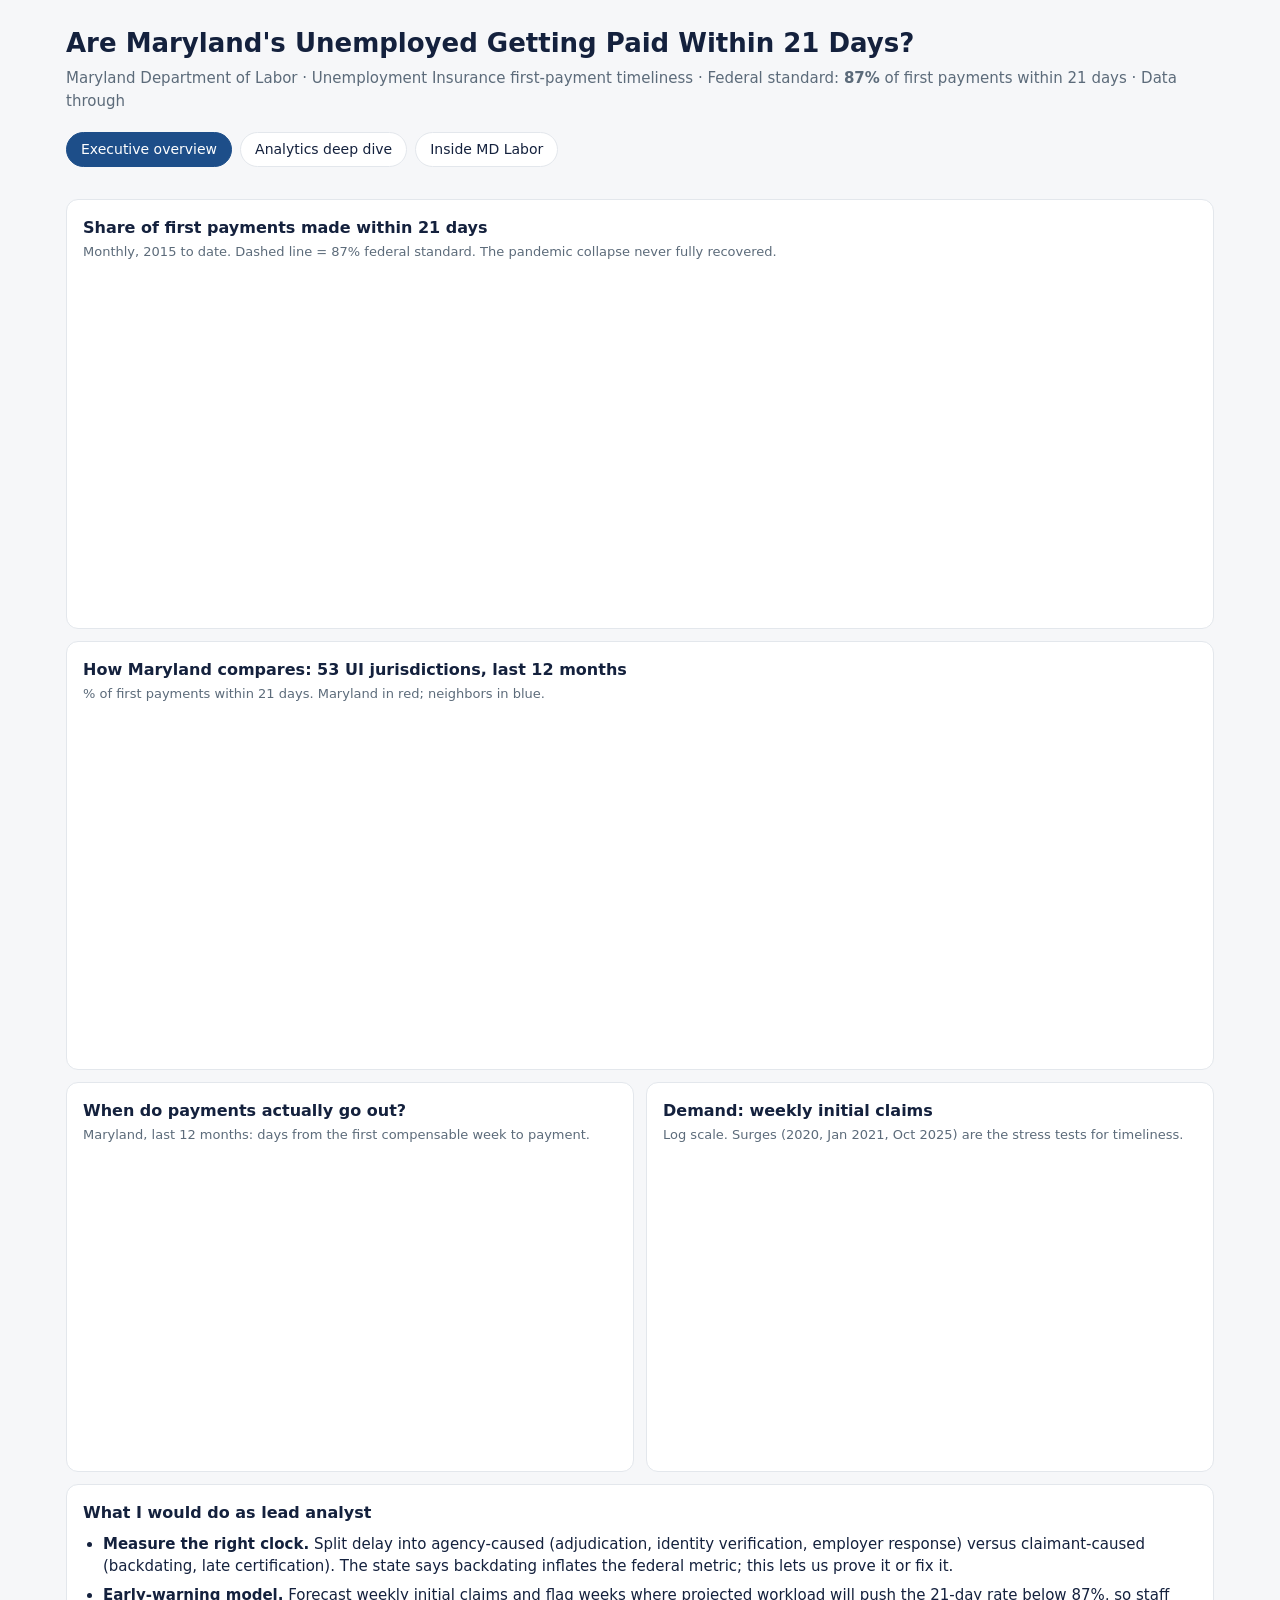
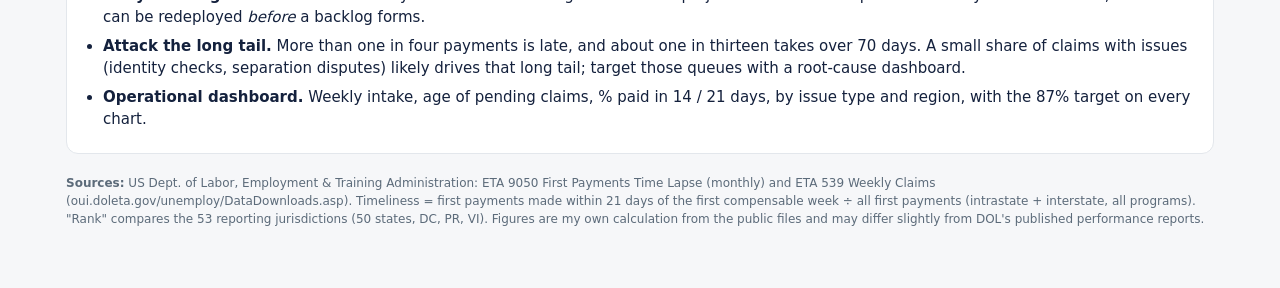
<file: md-ui-project/dashboard_template.html>
<!doctype html>
<html lang="en"><head><meta charset="utf-8"><meta name="viewport" content="width=device-width,initial-scale=1">
<title>Maryland UI Timeliness Dashboard</title>
<style>
:root{--bg:#f6f7f9;--card:#fff;--ink:#14213d;--mute:#5c6b7a;--line:#e3e7ec;--red:#c8102e;--gold:#e0a100;--green:#2a9d6f;--blue:#1d4e89;--gray:#c4cbd3}
@media (prefers-color-scheme:dark){:root{--bg:#10151c;--card:#1a212b;--ink:#eef2f6;--mute:#9aa8b6;--line:#2b3542;--gray:#46515e;--blue:#6aa9ee}}
*{box-sizing:border-box}body{margin:0;background:var(--bg);color:var(--ink);font:15px/1.5 system-ui,Segoe UI,Roboto,sans-serif}
.wrap{max-width:1180px;margin:0 auto;padding:24px 16px 48px}
h1{font-size:26px;margin:0}h2{font-size:16px;margin:0 0 2px}.sub{color:var(--mute);margin:4px 0 20px}
.kpis{display:grid;grid-template-columns:repeat(auto-fit,minmax(200px,1fr));gap:12px;margin-bottom:16px}
.card{background:var(--card);border:1px solid var(--line);border-radius:12px;padding:16px}
.kpi .v{font-size:32px;font-weight:700;line-height:1.1}.kpi .l{color:var(--mute);font-size:13px}.kpi .n{font-size:12px;color:var(--mute);margin-top:4px}
.grid{display:grid;grid-template-columns:1fr 1fr;gap:12px}@media(max-width:820px){.grid{grid-template-columns:1fr}}
.full{grid-column:1/-1}.note{color:var(--mute);font-size:13px;margin:0 0 10px}
.box{position:relative;height:300px}.tall{height:340px}
.so li{margin:6px 0}.so ul{padding-left:20px;margin:8px 0 0}
.foot{color:var(--mute);font-size:12px;margin-top:20px}
nav{display:flex;gap:8px;margin-bottom:16px}nav a{padding:6px 14px;border-radius:999px;border:1px solid var(--line);color:var(--ink);text-decoration:none;font-size:14px;background:var(--card)}nav a.on{background:var(--blue);color:#fff;border-color:var(--blue)}
</style></head><body><div class="wrap">
<h1>Are Maryland's Unemployed Getting Paid Within 21 Days?</h1>
<p class="sub">Maryland Department of Labor · Unemployment Insurance first-payment timeliness · Federal standard: <b>87%</b> of first payments within 21 days · Data through <span id="asof"></span></p>
<nav><a class="on" href="dashboard.html">Executive overview</a><a href="analytics_dashboard.html">Analytics deep dive</a><a href="department.html">Inside MD Labor</a></nav>
<div class="kpis" id="kpis"></div>
<div class="grid">
 <div class="card full"><h2>Share of first payments made within 21 days</h2><p class="note">Monthly, 2015 to date. Dashed line = 87% federal standard. The pandemic collapse never fully recovered.</p><div class="box tall"><canvas id="c1"></canvas></div></div>
 <div class="card full"><h2>How Maryland compares: 53 UI jurisdictions, last 12 months</h2><p class="note">% of first payments within 21 days. Maryland in red; neighbors in blue.</p><div class="box tall"><canvas id="c2"></canvas></div></div>
 <div class="card"><h2>When do payments actually go out?</h2><p class="note">Maryland, last 12 months: days from the first compensable week to payment.</p><div class="box"><canvas id="c3"></canvas></div></div>
 <div class="card"><h2>Demand: weekly initial claims</h2><p class="note">Log scale. Surges (2020, Jan 2021, Oct 2025) are the stress tests for timeliness.</p><div class="box"><canvas id="c4"></canvas></div></div>
 <div class="card full so"><h2>What I would do as lead analyst</h2>
  <ul>
   <li><b>Measure the right clock.</b> Split delay into agency-caused (adjudication, identity verification, employer response) versus claimant-caused (backdating, late certification). The state says backdating inflates the federal metric; this lets us prove it or fix it.</li>
   <li><b>Early-warning model.</b> Forecast weekly initial claims and flag weeks where projected workload will push the 21-day rate below 87%, so staff can be redeployed <i>before</i> a backlog forms.</li>
   <li><b>Attack the long tail.</b> More than one in four payments is late, and about one in thirteen takes over 70 days. A small share of claims with issues (identity checks, separation disputes) likely drives that long tail; target those queues with a root-cause dashboard.</li>
   <li><b>Operational dashboard.</b> Weekly intake, age of pending claims, % paid in 14 / 21 days, by issue type and region, with the 87% target on every chart.</li>
  </ul></div>
</div>
<p class="foot"><b>Sources:</b> US Dept. of Labor, Employment &amp; Training Administration: ETA 9050 First Payments Time Lapse (monthly) and ETA 539 Weekly Claims (oui.doleta.gov/unemploy/DataDownloads.asp). Timeliness = first payments made within 21 days of the first compensable week ÷ all first payments (intrastate + interstate, all programs). "Rank" compares the 53 reporting jurisdictions (50 states, DC, PR, VI). Figures are my own calculation from the public files and may differ slightly from DOL's published performance reports.</p>
</div>
<script>/*CHARTJS*/</script>
<script>
const D=/*DATA*/;
const css=n=>getComputedStyle(document.documentElement).getPropertyValue(n).trim();
const C={red:css('--red'),gold:css('--gold'),green:css('--green'),blue:css('--blue'),gray:css('--gray'),mute:css('--mute'),line:css('--line')};
Chart.defaults.color=C.mute;Chart.defaults.borderColor=C.line;Chart.defaults.font.family='system-ui,Segoe UI,sans-serif';
const fmt=n=>n.toLocaleString('en-US');
const M=D.monthly,last=M[M.length-1],t12=M.slice(-12);
const w21=t12.reduce((a,r)=>a+r.w21,0),tot=t12.reduce((a,r)=>a+r.total,0),pct=w21/tot*100;
const mdState=D.states.find(s=>s.st==='MD');
const need=Math.round(0.87*tot-w21);
const median=D.states.map(s=>s.pct21).sort((a,b)=>a-b)[Math.floor(D.states.length/2)];
document.getElementById('asof').textContent=new Date(last.month+'-15').toLocaleDateString('en-US',{month:'long',year:'numeric'});
const k=[['Last 12 months, paid within 21 days',pct.toFixed(1)+'%','vs. 87% standard',C.red],
['Latest month ('+last.month+')',last.pct21.toFixed(1)+'%',(87-last.pct21).toFixed(1)+' pts below standard',C.red],
['Rank among 53 jurisdictions','#'+mdState.rank,'median jurisdiction: '+median.toFixed(1)+'%',C.red],
['Late first payments, last 12 mo.',fmt(tot-w21),'paid after day 21',C.gold],
['Short of the 87% goal',fmt(need),'extra on-time payments needed per year',C.blue]];
document.getElementById('kpis').innerHTML=k.map(x=>`<div class="card kpi"><div class="l">${x[0]}</div><div class="v" style="color:${x[3]}">${x[1]}</div><div class="n">${x[2]}</div></div>`).join('');
const base={maintainAspectRatio:false,plugins:{legend:{display:false}}};
new Chart('c1',{type:'line',data:{labels:M.map(r=>r.month),datasets:[
 {label:'% within 21 days',data:M.map(r=>r.pct21),borderColor:C.blue,backgroundColor:C.blue,pointRadius:0,borderWidth:2,tension:.2},
 {label:'Federal standard (87%)',data:M.map(()=>87),borderColor:C.red,borderDash:[6,5],pointRadius:0,borderWidth:1.5}]},
 options:{...base,plugins:{legend:{display:true,position:'bottom'}},scales:{y:{min:0,max:100,ticks:{callback:v=>v+'%'}},x:{ticks:{maxTicksLimit:12,callback:function(v){return this.getLabelForValue(v).slice(0,4)}}}},interaction:{mode:'index',intersect:false}}});
const nb={VA:1,PA:1,DE:1,WV:1,DC:1};
new Chart('c2',{type:'bar',data:{labels:D.states.map(s=>s.st),datasets:[{data:D.states.map(s=>s.pct21),backgroundColor:D.states.map(s=>s.st==='MD'?C.red:nb[s.st]?C.blue:C.gray)}]},
 options:{...base,scales:{y:{min:0,max:100,ticks:{callback:v=>v+'%'}},x:{ticks:{font:{size:9},autoSkip:false,maxRotation:90}}},
 plugins:{legend:{display:false},tooltip:{callbacks:{label:c=>c.parsed.y+'%  (rank '+D.states[c.dataIndex].rank+')'}}}}});
new Chart('c3',{type:'bar',data:{labels:D.bands.map(b=>b.days+' days'),datasets:[{data:D.bands.map(b=>b.pct),backgroundColor:D.bands.map((b,i)=>i<3?C.green:i<5?C.gold:C.red)}]},
 options:{...base,scales:{y:{ticks:{callback:v=>v+'%'}}},plugins:{legend:{display:false},tooltip:{callbacks:{label:c=>c.parsed.y+'% ('+fmt(D.bands[c.dataIndex].payments)+' payments)'}}}}});
new Chart('c4',{type:'line',data:{labels:D.weekly.map(r=>r.d),datasets:[{data:D.weekly.map(r=>r.ic),borderColor:C.gold,pointRadius:0,borderWidth:1.5}]},
 options:{...base,scales:{y:{type:'logarithmic',ticks:{callback:v=>[1000,3000,10000,30000,100000].includes(v)?fmt(v):''}},x:{ticks:{maxTicksLimit:8,callback:function(v){return this.getLabelForValue(v).slice(0,4)}}}}}});
</script></body></html>
</file>
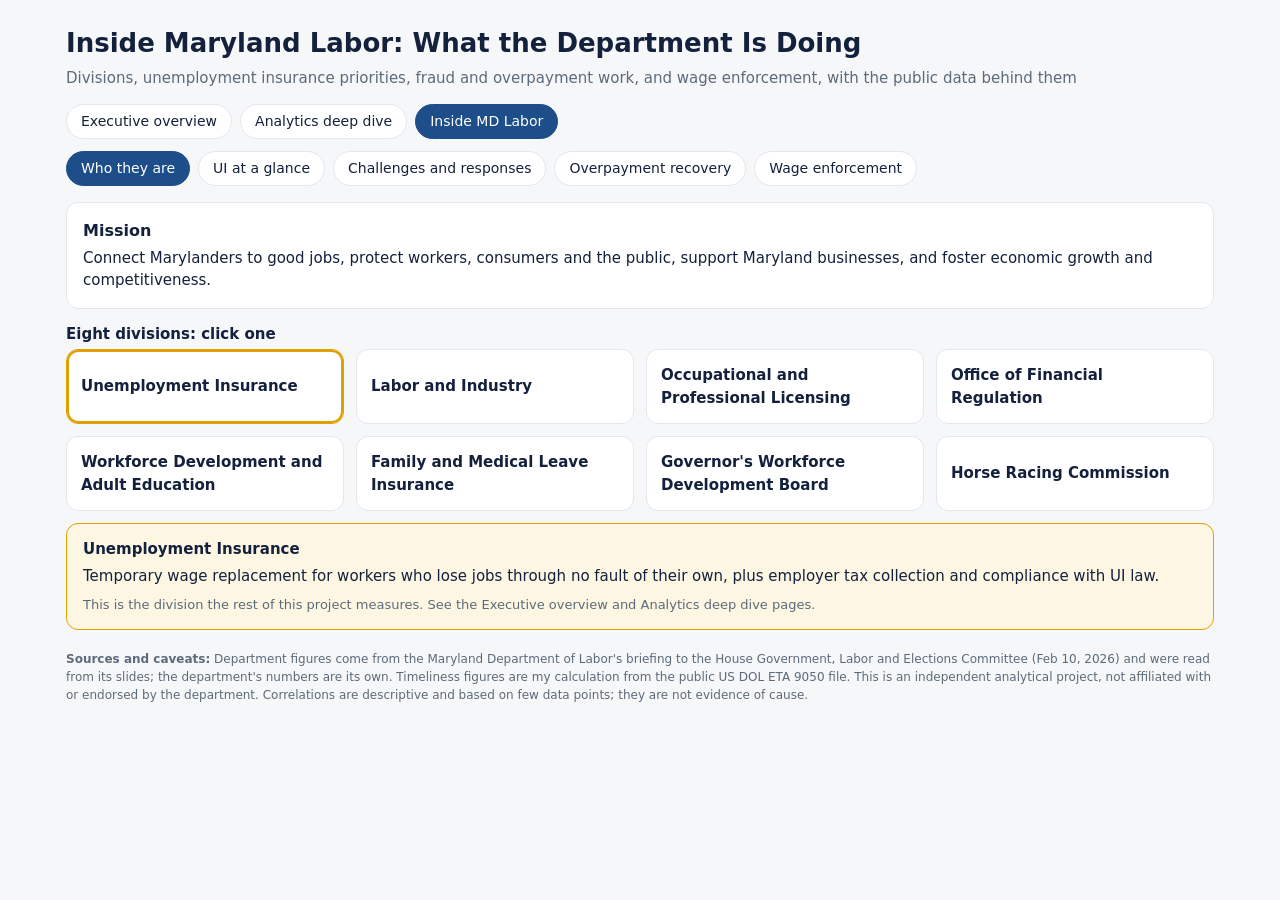
<file: md-ui-project/department.html>
<!doctype html>
<html lang="en"><head><meta charset="utf-8"><meta name="viewport" content="width=device-width,initial-scale=1">
<title>Inside Maryland Labor</title>
<style>
:root{--bg:#f6f7f9;--card:#fff;--ink:#14213d;--mute:#5c6b7a;--line:#e3e7ec;--red:#c8102e;--gold:#e0a100;--green:#2a9d6f;--blue:#1d4e89;--gray:#c4cbd3;--soft:#fdf6e3}
@media (prefers-color-scheme:dark){:root{--bg:#10151c;--card:#1a212b;--ink:#eef2f6;--mute:#9aa8b6;--line:#2b3542;--gray:#46515e;--blue:#6aa9ee;--soft:#262a2b}}
*{box-sizing:border-box}body{margin:0;background:var(--bg);color:var(--ink);font:15px/1.5 system-ui,Segoe UI,Roboto,sans-serif}
.wrap{max-width:1180px;margin:0 auto;padding:24px 16px 48px}
h1{font-size:26px;margin:0}h2{font-size:16px;margin:0 0 2px}h3{font-size:15px;margin:14px 0 4px}.sub{color:var(--mute);margin:4px 0 14px}
nav{display:flex;gap:8px;margin-bottom:12px;flex-wrap:wrap}nav a,.tabs button{padding:6px 14px;border-radius:999px;border:1px solid var(--line);color:var(--ink);text-decoration:none;font:inherit;font-size:14px;background:var(--card);cursor:pointer}
nav a.on,.tabs button.on{background:var(--blue);color:#fff;border-color:var(--blue)}
.tabs{display:flex;gap:8px;margin:0 0 16px;flex-wrap:wrap}
.card{background:var(--card);border:1px solid var(--line);border-radius:12px;padding:16px}
.grid{display:grid;grid-template-columns:1fr 1fr;gap:12px}.g4{display:grid;grid-template-columns:repeat(auto-fit,minmax(230px,1fr));gap:12px}
@media(max-width:820px){.grid{grid-template-columns:1fr}}
.full{grid-column:1/-1}.note{color:var(--mute);font-size:13px;margin:0 0 10px}
.box{position:relative;height:300px}
.div{cursor:pointer;text-align:left;font:inherit;color:inherit;background:var(--card);border:1px solid var(--line);border-radius:12px;padding:14px}
.div:hover,.div.on{border-color:var(--gold);box-shadow:0 0 0 2px var(--gold) inset}.div b{display:block}.div span{color:var(--mute);font-size:13px}
.detail{background:var(--soft);border:1px solid var(--gold);border-radius:12px;padding:14px 16px;margin-top:12px}
.kpi .v{font-size:28px;font-weight:700;line-height:1.1}.kpi .l{color:var(--mute);font-size:13px}.kpi .n{font-size:12px;color:var(--mute);margin-top:4px}
.panel{display:none}.panel.on{display:block}
.pair{display:grid;grid-template-columns:1fr 1fr;gap:12px}@media(max-width:820px){.pair{grid-template-columns:1fr}}
.ch{border-left:4px solid var(--red);padding:2px 12px}.rs{border-left:4px solid var(--green);padding:2px 12px}.an{border-left:4px solid var(--blue);padding:2px 12px;background:var(--bg);border-radius:0 8px 8px 0}
.tl{display:flex;gap:0;overflow-x:auto;padding:6px 0 10px}.tl button{flex:1 0 130px;font:inherit;color:inherit;background:none;border:none;border-top:3px solid var(--line);padding:10px 8px 0;text-align:left;cursor:pointer}
.tl button.on{border-top-color:var(--red)}.tl b{display:block;font-size:13px}.tl span{color:var(--mute);font-size:12px}
table{border-collapse:collapse;width:100%;font-size:14px}th,td{padding:6px 8px;border-bottom:1px solid var(--line);text-align:right}th:first-child,td:first-child{text-align:left}th{color:var(--mute);font-weight:500}
.foot{color:var(--mute);font-size:12px;margin-top:20px}
</style></head><body><div class="wrap">
<h1>Inside Maryland Labor: What the Department Is Doing</h1>
<p class="sub">Divisions, unemployment insurance priorities, fraud and overpayment work, and wage enforcement, with the public data behind them</p>
<nav><a href="dashboard.html">Executive overview</a><a href="analytics_dashboard.html">Analytics deep dive</a><a class="on" href="department.html">Inside MD Labor</a></nav>
<div class="tabs" id="tabs"></div>

<section class="panel" id="p-who">
 <div class="card"><h2>Mission</h2><p style="margin:4px 0 0">Connect Marylanders to good jobs, protect workers, consumers and the public, support Maryland businesses, and foster economic growth and competitiveness.</p></div>
 <h3>Eight divisions: click one</h3>
 <div class="g4" id="divs"></div>
 <div class="detail" id="divd"></div>
</section>

<section class="panel" id="p-ui">
 <div class="g4" id="uikpi"></div>
 <div class="grid" style="margin-top:12px">
  <div class="card"><h2>UI claims filed per quarter</h2><p class="note">Department-reported (ETA 5159). Claim volume has been steady; the 2020 peak was 885,937 in a single quarter.</p><div class="box"><canvas id="d1"></canvas></div></div>
  <div class="card"><h2>First payments within 21 days, by year</h2><p class="note">My calculation from ETA 9050; it closely matches the department's own chart. Dashed = 87% standard.</p><div class="box"><canvas id="d2"></canvas></div></div>
 </div>
 <div class="card" style="margin-top:12px"><h2>How employers fund UI</h2><p class="note">UI is paid for by employer taxes, not by workers.</p>
  <ul style="margin:0;padding-left:20px"><li>Employers pay into the Unemployment Insurance Trust Fund based on quarterly wage reports.</li><li>Rate = statewide tax table (A through F, set by Trust Fund balance) combined with the employer's experience rate (benefits paid to former staff versus taxable wages).</li><li>2026: Tax Table A, $25.50 to $637.50 per employee on an $8,500 taxable wage base. New employers typically start at 2.3% to 2.6%.</li><li>Employers who fail to file required reports get the highest rate in the current table.</li></ul></div>
</section>

<section class="panel" id="p-ch">
 <p class="note">Pick a challenge to see the department's stated response and where data analytics can help.</p>
 <div class="tabs" id="chs"></div>
 <div class="card" id="chbody"></div>
 <div class="grid" style="margin-top:12px">
  <div class="card"><h2>New suspected ID-fraud claims as a share of UI claims</h2><p class="note">Department-reported, by quarter. Before 2020 this was under 1%.</p><div class="box"><canvas id="d3"></canvas></div></div>
  <div class="card"><h2>Fraud share vs. on-time payments</h2><p class="note" id="fvnote"></p><div class="box"><canvas id="d4"></canvas></div></div>
 </div>
</section>

<section class="panel" id="p-ov">
 <div class="card"><h2>Overpayment recovery timeline</h2><p class="note">Click a milestone. Overpayments are benefits paid to people who were not eligible, including through identity theft.</p>
  <div class="tl" id="tl"></div><div class="detail" id="tld" style="margin-top:4px"></div></div>
 <div class="grid" style="margin-top:12px">
  <div class="card"><h2>The legal framework</h2><ul style="margin:4px 0 0;padding-left:20px"><li>Federal law requires recovery, subject to state law.</li><li>Overpayments must be established within 3 years; those older than 5 years may be deemed uncollectible.</li><li>Recovered trust-fund money returns to the fund; CARES Act money returns to the federal government. None goes to Maryland's General Fund.</li></ul></div>
  <div class="card"><h2>Help for claimants who get a notice</h2><ul style="margin:4px 0 0;padding-left:20px"><li>Report identity theft to remove the payment from their account.</li><li>Verify identity, dispute and appeal, request a hardship waiver, or repay.</li><li>In-person help at headquarters and three American Job Centers; a call-back line within one business day.</li></ul></div>
 </div>
</section>

<section class="panel" id="p-wage">
 <div class="grid">
  <div class="card"><h2>Wages recovered for workers</h2><p class="note">Prevailing wage and wage-and-hour enforcement combined, by fiscal year (FY2026 is first half only).</p><div class="box"><canvas id="d5"></canvas></div></div>
  <div class="card"><h2>Workplace Fraud Act enforcement</h2><p class="note">Worker misclassification (construction and landscaping). Blank years had no reported activity.</p><div id="wf"></div>
   <p class="note" style="margin-top:10px">The Joint Enforcement Task Force on Workplace Fraud, re-established in January 2024 and chaired by the Secretary of Labor, brings together the Comptroller, Attorney General, Insurance Administration, Workers' Compensation Commission, the State Department of Assessments and Taxation, and three MD Labor divisions.</p></div>
 </div>
</section>

<p class="foot"><b>Sources and caveats:</b> Department figures come from the Maryland Department of Labor's briefing to the House Government, Labor and Elections Committee (Feb 10, 2026) and were read from its slides; the department's numbers are its own. Timeliness figures are my calculation from the public US DOL ETA 9050 file. This is an independent analytical project, not affiliated with or endorsed by the department. Correlations are descriptive and based on few data points; they are not evidence of cause.</p>
</div>
<script>!function(t,e){"object"==typeof exports&&"undefined"!=typeof module?module.exports=e():"function"==typeof define&&define.amd?define(e):(t="undefined"!=typeof globalThis?globalThis:t||self).Chart=e()}(this,function(){"use strict";var s=Object.freeze({__proto__:null,get Colors(){return dn},get Decimation(){return fn},get Filler(){return Dn},get Legend(){return Tn},get SubTitle(){return In},get Title(){return En},get Tooltip(){return Un}});function t(){}const F=(()=>{let t=0;return()=>t++})();function P(t){return null==t}function O(t){if(Array.isArray&&Array.isArray(t))return!0;const e=Object.prototype.toString.call(t);return"[object"===e.slice(0,7)&&"Array]"===e.slice(-6)}function A(t){return null!==t&&"[object Object]"===Object.prototype.toString.call(t)}function p(t){return("number"==typeof t||t instanceof Number)&&isFinite(+t)}function g(t,e){return p(t)?t:e}function T(t,e){return void 0===t?e:t}const V=(t,e)=>"string"==typeof t&&t.endsWith("%")?parseFloat(t)/100:+t/e,B=(t,e)=>"string"==typeof t&&t.endsWith("%")?parseFloat(t)/100*e:+t;function d(t,e,i){if(t&&"function"==typeof t.call)return t.apply(i,e)}function k(t,e,i,s){let a,n,o;if(O(t))if(n=t.length,s)for(a=n-1;0<=a;a--)e.call(i,t[a],a);else for(a=0;a<n;a++)e.call(i,t[a],a);else if(A(t))for(o=Object.keys(t),n=o.length,a=0;a<n;a++)e.call(i,t[o[a]],o[a])}function W(t,e){let i,s,a,n;if(!t||!e||t.length!==e.length)return!1;for(i=0,s=t.length;i<s;++i)if(a=t[i],n=e[i],a.datasetIndex!==n.datasetIndex||a.index!==n.index)return!1;return!0}function N(e){if(O(e))return e.map(N);if(A(e)){const i=Object.create(null),s=Object.keys(e),a=s.length;let t=0;for(;t<a;++t)i[s[t]]=N(e[s[t]]);return i}return e}function H(t){return-1===["__proto__","prototype","constructor"].indexOf(t)}function j(t,e,i,s){var a;H(t)&&(a=e[t],i=i[t],A(a)&&A(i)?Y(a,i,s):e[t]=N(i))}function Y(i,t,s){var a,e=O(t)?t:[t],n=e.length;if(!A(i))return i;const o=(s=s||{}).merger||j;for(let t=0;t<n;++t)if(A(a=e[t])){const O=Object.keys(a);for(let t=0,e=O.length;t<e;++t)o(O[t],i,a,s)}return i}function $(t,e){return Y(t,e,{merger:U})}function U(t,e,i){var s;H(t)&&(s=e[t],i=i[t],A(s)&&A(i)?$(s,i):Object.prototype.hasOwnProperty.call(e,t)||(e[t]=N(i)))}const X={"":t=>t,x:t=>t.x,y:t=>t.y};function q(t){const e=t.split("."),i=[];let s="";for(const t of e)s+=t,s=s.endsWith("\\")?s.slice(0,-1)+".":(i.push(s),"");return i}function m(t,e){const i=X[e]||(X[e]=function(){const i=q(e);return t=>{for(const e of i){if(""===e)break;t=t&&t[e]}return t}}());return i(t)}function K(t){return t.charAt(0).toUpperCase()+t.slice(1)}const G=t=>void 0!==t,u=t=>"function"==typeof t,Z=(t,e)=>{if(t.size!==e.size)return!1;for(const i of t)if(!e.has(i))return!1;return!0};function J(t){return"mouseup"===t.type||"click"===t.type||"contextmenu"===t.type}const S=Math.PI,_=2*S,Q=_+S,tt=Number.POSITIVE_INFINITY,et=S/180,D=S/2,it=S/4,st=2*S/3,r=Math.log10,y=Math.sign;function at(t,e,i){return Math.abs(t-e)<i}function nt(t){var e=Math.round(t),e=(t=at(t,e,t/1e3)?e:t,Math.pow(10,Math.floor(r(t)))),t=t/e;return(t<=1?1:t<=2?2:t<=5?5:10)*e}function ot(t){const e=[],i=Math.sqrt(t);let s;for(s=1;s<i;s++)t%s==0&&(e.push(s),e.push(t/s));return i===(0|i)&&e.push(i),e.sort((t,e)=>t-e).pop(),e}function rt(t){return!isNaN(parseFloat(t))&&isFinite(t)}function lt(t,e){var i=Math.round(t);return i-e<=t&&t<=i+e}function ht(t,e,i){let s,a,n;for(s=0,a=t.length;s<a;s++)n=t[s][i],isNaN(n)||(e.min=Math.min(e.min,n),e.max=Math.max(e.max,n))}function L(t){return t*(S/180)}function ct(t){return t*(180/S)}function dt(i){if(p(i)){let t=1,e=0;for(;Math.round(i*t)/t!==i;)t*=10,e++;return e}}function ut(t,e){var i=e.x-t.x,e=e.y-t.y,t=Math.sqrt(i*i+e*e);let s=Math.atan2(e,i);return s<-.5*S&&(s+=_),{angle:s,distance:t}}function gt(t,e){return Math.sqrt(Math.pow(e.x-t.x,2)+Math.pow(e.y-t.y,2))}function ft(t,e){return(t-e+Q)%_-S}function v(t){return(t%_+_)%_}function pt(t,e,i,s){var t=v(t),e=v(e),i=v(i),a=v(e-t),n=v(i-t),o=v(t-e),r=v(t-i);return t===e||t===i||s&&e===i||n<a&&o<r}function C(t,e,i){return Math.max(e,Math.min(i,t))}function mt(t){return C(t,-32768,32767)}function c(t,e,i,s=1e-6){return t>=Math.min(e,i)-s&&t<=Math.max(e,i)+s}function bt(e,i,t){t=t||(t=>e[t]<i);let s,a=e.length-1,n=0;for(;1<a-n;)t(s=n+a>>1)?n=s:a=s;return{lo:n,hi:a}}const f=(i,s,a,t)=>bt(i,a,t?t=>{var e=i[t][s];return e<a||e===a&&i[t+1][s]===a}:t=>i[t][s]<a),xt=(e,i,s)=>bt(e,s,t=>e[t][i]>=s);function vt(t,e,i){let s=0,a=t.length;for(;s<a&&t[s]<e;)s++;for(;a>s&&t[a-1]>i;)a--;return 0<s||a<t.length?t.slice(s,a):t}const _t=["push","pop","shift","splice","unshift"];function yt(a,t){a._chartjs?a._chartjs.listeners.push(t):(Object.defineProperty(a,"_chartjs",{configurable:!0,enumerable:!1,value:{listeners:[t]}}),_t.forEach(t=>{const i="_onData"+K(t),s=a[t];Object.defineProperty(a,t,{configurable:!0,enumerable:!1,value(...e){var t=s.apply(this,e);return a._chartjs.listeners.forEach(t=>{"function"==typeof t[i]&&t[i](...e)}),t}})}))}function Mt(e,t){var i=e._chartjs;if(i){const s=i.listeners,a=s.indexOf(t);-1!==a&&s.splice(a,1),0<s.length||(_t.forEach(t=>{delete e[t]}),delete e._chartjs)}}function wt(t){var e=new Set(t);return e.size===t.length?t:Array.from(e)}const kt="undefined"==typeof window?function(t){return t()}:window.requestAnimationFrame;function St(e,i){let s,a=!1;return function(...t){s=t,a||(a=!0,kt.call(window,()=>{a=!1,e.apply(i,s)}))}}function Pt(e,i){let s;return function(...t){return i?(clearTimeout(s),s=setTimeout(e,i,t)):e.apply(this,t),i}}const Dt=t=>"start"===t?"left":"end"===t?"right":"center",E=(t,e,i)=>"start"===t?e:"end"===t?i:(e+i)/2,Ct=(t,e,i,s)=>t===(s?"left":"right")?i:"center"===t?(e+i)/2:e;function Ot(t,e,i){var s=e.length;let a=0,n=s;if(t._sorted){const{iScale:o,_parsed:r}=t,l=o.axis,{min:h,max:c,minDefined:d,maxDefined:u}=o.getUserBounds();d&&(a=C(Math.min(f(r,l,h).lo,i?s:f(e,l,o.getPixelForValue(h)).lo),0,s-1)),n=u?C(Math.max(f(r,o.axis,c,!0).hi+1,i?0:f(e,l,o.getPixelForValue(c),!0).hi+1),a,s)-a:s-a}return{start:a,count:n}}function At(t){var{xScale:e,yScale:i,_scaleRanges:s}=t,a={xmin:e.min,xmax:e.max,ymin:i.min,ymax:i.max};if(!s)return t._scaleRanges=a,!0;t=s.xmin!==e.min||s.xmax!==e.max||s.ymin!==i.min||s.ymax!==i.max;return Object.assign(s,a),t}var l=new class{constructor(){this._request=null,this._charts=new Map,this._running=!1,this._lastDate=void 0}_notify(e,i,s,t){const a=i.listeners[t],n=i.duration;a.forEach(t=>t({chart:e,initial:i.initial,numSteps:n,currentStep:Math.min(s-i.start,n)}))}_refresh(){this._request||(this._running=!0,this._request=kt.call(window,()=>{this._update(),this._request=null,this._running&&this._refresh()}))}_update(o=Date.now()){let r=0;this._charts.forEach((s,a)=>{if(s.running&&s.items.length){const n=s.items;let t,e=n.length-1,i=!1;for(;0<=e;--e)(t=n[e])._active?(t._total>s.duration&&(s.duration=t._total),t.tick(o),i=!0):(n[e]=n[n.length-1],n.pop());i&&(a.draw(),this._notify(a,s,o,"progress")),n.length||(s.running=!1,this._notify(a,s,o,"complete"),s.initial=!1),r+=n.length}}),this._lastDate=o,0===r&&(this._running=!1)}_getAnims(t){const e=this._charts;let i=e.get(t);return i||(i={running:!1,initial:!0,items:[],listeners:{complete:[],progress:[]}},e.set(t,i)),i}listen(t,e,i){this._getAnims(t).listeners[e].push(i)}add(t,e){e&&e.length&&this._getAnims(t).items.push(...e)}has(t){return 0<this._getAnims(t).items.length}start(t){const e=this._charts.get(t);e&&(e.running=!0,e.start=Date.now(),e.duration=e.items.reduce((t,e)=>Math.max(t,e._duration),0),this._refresh())}running(t){if(!this._running)return!1;t=this._charts.get(t);return!!(t&&t.running&&t.items.length)}stop(e){const i=this._charts.get(e);if(i&&i.items.length){const s=i.items;let t=s.length-1;for(;0<=t;--t)s[t].cancel();i.items=[],this._notify(e,i,Date.now(),"complete")}}remove(t){return this._charts.delete(t)}};function Tt(t){return t+.5|0}const Lt=(t,e,i)=>Math.max(Math.min(t,i),e);function Et(t){return Lt(Tt(2.55*t),0,255)}function Rt(t){return Lt(Tt(255*t),0,255)}function o(t){return Lt(Tt(t/2.55)/100,0,1)}function It(t){return Lt(Tt(100*t),0,100)}const n={0:0,1:1,2:2,3:3,4:4,5:5,6:6,7:7,8:8,9:9,A:10,B:11,C:12,D:13,E:14,F:15,a:10,b:11,c:12,d:13,e:14,f:15},zt=[..."0123456789ABCDEF"],Ft=t=>zt[15&t],Vt=t=>zt[(240&t)>>4]+zt[15&t],Bt=t=>(240&t)>>4==(15&t);const Wt=/^(hsla?|hwb|hsv)\(\s*([-+.e\d]+)(?:deg)?[\s,]+([-+.e\d]+)%[\s,]+([-+.e\d]+)%(?:[\s,]+([-+.e\d]+)(%)?)?\s*\)$/;function Nt(i,t,s){const a=t*Math.min(s,1-s),e=(t,e=(t+i/30)%12)=>s-a*Math.max(Math.min(e-3,9-e,1),-1);return[e(0),e(8),e(4)]}function Ht(i,s,a){i=(t,e=(t+i/60)%6)=>a-a*s*Math.max(Math.min(e,4-e,1),0);return[i(5),i(3),i(1)]}function jt(t,e,i){const s=Nt(t,1,.5);let a;for(1<e+i&&(e*=a=1/(e+i),i*=a),a=0;a<3;a++)s[a]*=1-e-i,s[a]+=e;return s}function Yt(t){var e=t.r/255,i=t.g/255,t=t.b/255,s=Math.max(e,i,t),a=Math.min(e,i,t),n=(s+a)/2;let o,r,l;return s!==a&&(l=s-a,r=.5<n?l/(2-s-a):l/(s+a),o=60*(o=(a=i,i=t,(t=e)===s?(a-i)/l+(a<i?6:0):a===s?(i-t)/l+2:(t-a)/l+4))+.5),[0|o,r||0,n]}function $t(t,e,i,s){return(Array.isArray(e)?t(e[0],e[1],e[2]):t(e,i,s)).map(Rt)}function Ut(t,e,i){return $t(Nt,t,e,i)}function Xt(t){return(t%360+360)%360}const qt={x:"dark",Z:"light",Y:"re",X:"blu",W:"gr",V:"medium",U:"slate",A:"ee",T:"ol",S:"or",B:"ra",C:"lateg",D:"ights",R:"in",Q:"turquois",E:"hi",P:"ro",O:"al",N:"le",M:"de",L:"yello",F:"en",K:"ch",G:"arks",H:"ea",I:"ightg",J:"wh"},Kt={OiceXe:"f0f8ff",antiquewEte:"faebd7",aqua:"ffff",aquamarRe:"7fffd4",azuY:"f0ffff",beige:"f5f5dc",bisque:"ffe4c4",black:"0",blanKedOmond:"ffebcd",Xe:"ff",XeviTet:"8a2be2",bPwn:"a52a2a",burlywood:"deb887",caMtXe:"5f9ea0",KartYuse:"7fff00",KocTate:"d2691e",cSO:"ff7f50",cSnflowerXe:"6495ed",cSnsilk:"fff8dc",crimson:"dc143c",cyan:"ffff",xXe:"8b",xcyan:"8b8b",xgTMnPd:"b8860b",xWay:"a9a9a9",xgYF:"6400",xgYy:"a9a9a9",xkhaki:"bdb76b",xmagFta:"8b008b",xTivegYF:"556b2f",xSange:"ff8c00",xScEd:"9932cc",xYd:"8b0000",xsOmon:"e9967a",xsHgYF:"8fbc8f",xUXe:"483d8b",xUWay:"2f4f4f",xUgYy:"2f4f4f",xQe:"ced1",xviTet:"9400d3",dAppRk:"ff1493",dApskyXe:"bfff",dimWay:"696969",dimgYy:"696969",dodgerXe:"1e90ff",fiYbrick:"b22222",flSOwEte:"fffaf0",foYstWAn:"228b22",fuKsia:"ff00ff",gaRsbSo:"dcdcdc",ghostwEte:"f8f8ff",gTd:"ffd700",gTMnPd:"daa520",Way:"808080",gYF:"8000",gYFLw:"adff2f",gYy:"808080",honeyMw:"f0fff0",hotpRk:"ff69b4",RdianYd:"cd5c5c",Rdigo:"4b0082",ivSy:"fffff0",khaki:"f0e68c",lavFMr:"e6e6fa",lavFMrXsh:"fff0f5",lawngYF:"7cfc00",NmoncEffon:"fffacd",ZXe:"add8e6",ZcSO:"f08080",Zcyan:"e0ffff",ZgTMnPdLw:"fafad2",ZWay:"d3d3d3",ZgYF:"90ee90",ZgYy:"d3d3d3",ZpRk:"ffb6c1",ZsOmon:"ffa07a",ZsHgYF:"20b2aa",ZskyXe:"87cefa",ZUWay:"778899",ZUgYy:"778899",ZstAlXe:"b0c4de",ZLw:"ffffe0",lime:"ff00",limegYF:"32cd32",lRF:"faf0e6",magFta:"ff00ff",maPon:"800000",VaquamarRe:"66cdaa",VXe:"cd",VScEd:"ba55d3",VpurpN:"9370db",VsHgYF:"3cb371",VUXe:"7b68ee",VsprRggYF:"fa9a",VQe:"48d1cc",VviTetYd:"c71585",midnightXe:"191970",mRtcYam:"f5fffa",mistyPse:"ffe4e1",moccasR:"ffe4b5",navajowEte:"ffdead",navy:"80",Tdlace:"fdf5e6",Tive:"808000",TivedBb:"6b8e23",Sange:"ffa500",SangeYd:"ff4500",ScEd:"da70d6",pOegTMnPd:"eee8aa",pOegYF:"98fb98",pOeQe:"afeeee",pOeviTetYd:"db7093",papayawEp:"ffefd5",pHKpuff:"ffdab9",peru:"cd853f",pRk:"ffc0cb",plum:"dda0dd",powMrXe:"b0e0e6",purpN:"800080",YbeccapurpN:"663399",Yd:"ff0000",Psybrown:"bc8f8f",PyOXe:"4169e1",saddNbPwn:"8b4513",sOmon:"fa8072",sandybPwn:"f4a460",sHgYF:"2e8b57",sHshell:"fff5ee",siFna:"a0522d",silver:"c0c0c0",skyXe:"87ceeb",UXe:"6a5acd",UWay:"708090",UgYy:"708090",snow:"fffafa",sprRggYF:"ff7f",stAlXe:"4682b4",tan:"d2b48c",teO:"8080",tEstN:"d8bfd8",tomato:"ff6347",Qe:"40e0d0",viTet:"ee82ee",JHt:"f5deb3",wEte:"ffffff",wEtesmoke:"f5f5f5",Lw:"ffff00",LwgYF:"9acd32"};let Gt;const Zt=/^rgba?\(\s*([-+.\d]+)(%)?[\s,]+([-+.e\d]+)(%)?[\s,]+([-+.e\d]+)(%)?(?:[\s,/]+([-+.e\d]+)(%)?)?\s*\)$/,Jt=t=>t<=.0031308?12.92*t:1.055*Math.pow(t,1/2.4)-.055,Qt=t=>t<=.04045?t/12.92:Math.pow((t+.055)/1.055,2.4);function te(e,i,s){if(e){let t=Yt(e);t[i]=Math.max(0,Math.min(t[i]+t[i]*s,0===i?360:1)),t=Ut(t),e.r=t[0],e.g=t[1],e.b=t[2]}}function ee(t,e){return t&&Object.assign(e||{},t)}function ie(t){var e={r:0,g:0,b:0,a:255};return Array.isArray(t)?3<=t.length&&(e={r:t[0],g:t[1],b:t[2],a:255},3<t.length&&(e.a=Rt(t[3]))):(e=ee(t,{r:0,g:0,b:0,a:1})).a=Rt(e.a),e}function se(t){return("r"===t.charAt(0)?function(t){var e=Zt.exec(t);let i,s,a,n=255;if(e){if(e[7]!==i){const t=+e[7];n=e[8]?Et(t):Lt(255*t,0,255)}return i=+e[1],s=+e[3],a=+e[5],i=255&(e[2]?Et(i):Lt(i,0,255)),s=255&(e[4]?Et(s):Lt(s,0,255)),a=255&(e[6]?Et(a):Lt(a,0,255)),{r:i,g:s,b:a,a:n}}}:function(t){var e,i,s,t=Wt.exec(t);let a,n=255;if(t)return void 0!==t[5]&&(n=(t[6]?Et:Rt)(+t[5])),e=Xt(+t[2]),i=+t[3]/100,s=+t[4]/100,{r:(a="hwb"===t[1]?$t(jt,e,i,s):"hsv"===t[1]?$t(Ht,e,i,s):Ut(e,i,s))[0],g:a[1],b:a[2],a:n}})(t)}class ae{constructor(t){if(t instanceof ae)return t;var e,i,s=typeof t;let a;"object"==s?a=ie(t):"string"==s&&(i=(s=t).length,"#"===s[0]&&(4===i||5===i?e={r:255&17*n[s[1]],g:255&17*n[s[2]],b:255&17*n[s[3]],a:5===i?17*n[s[4]]:255}:7!==i&&9!==i||(e={r:n[s[1]]<<4|n[s[2]],g:n[s[3]]<<4|n[s[4]],b:n[s[5]]<<4|n[s[6]],a:9===i?n[s[7]]<<4|n[s[8]]:255})),a=e||(i=t,Gt||((Gt=function(){const t={},e=Object.keys(Kt),i=Object.keys(qt);let s,a,n,o,r;for(s=0;s<e.length;s++){for(o=r=e[s],a=0;a<i.length;a++)n=i[a],r=r.replace(n,qt[n]);n=parseInt(Kt[o],16),t[r]=[n>>16&255,n>>8&255,255&n]}return t}()).transparent=[0,0,0,0]),(i=Gt[i.toLowerCase()])&&{r:i[0],g:i[1],b:i[2],a:4===i.length?i[3]:255})||se(t)),this._rgb=a,this._valid=!!a}get valid(){return this._valid}get rgb(){var t=ee(this._rgb);return t&&(t.a=o(t.a)),t}set rgb(t){this._rgb=ie(t)}rgbString(){return this._valid?(t=this._rgb)&&(t.a<255?`rgba(${t.r}, ${t.g}, ${t.b}, ${o(t.a)})`:`rgb(${t.r}, ${t.g}, ${t.b})`):void 0;var t}hexString(){return this._valid?(t=this._rgb,e=t,e=Bt(e.r)&&Bt(e.g)&&Bt(e.b)&&Bt(e.a)?Ft:Vt,t?"#"+e(t.r)+e(t.g)+e(t.b)+((t=t.a)<255?e(t):""):void 0):void 0;var t,e}hslString(){if(this._valid){var t,e,i,s=this._rgb;if(s)return i=Yt(s),t=i[0],e=It(i[1]),i=It(i[2]),s.a<255?`hsla(${t}, ${e}%, ${i}%, ${o(s.a)})`:`hsl(${t}, ${e}%, ${i}%)`}}mix(t,e){if(t){const s=this.rgb,a=t.rgb;var t=void 0===e?.5:e,e=2*t-1,i=s.a-a.a,e=(1+(e*i==-1?e:(e+i)/(1+e*i)))/2,i=1-e;s.r=255&e*s.r+i*a.r+.5,s.g=255&e*s.g+i*a.g+.5,s.b=255&e*s.b+i*a.b+.5,s.a=t*s.a+(1-t)*a.a,this.rgb=s}return this}interpolate(t,e){return t&&(this._rgb=(i=this._rgb,t=t._rgb,e=e,s=Qt(o(i.r)),a=Qt(o(i.g)),n=Qt(o(i.b)),{r:Rt(Jt(s+e*(Qt(o(t.r))-s))),g:Rt(Jt(a+e*(Qt(o(t.g))-a))),b:Rt(Jt(n+e*(Qt(o(t.b))-n))),a:i.a+e*(t.a-i.a)})),this;var i,s,a,n}clone(){return new ae(this.rgb)}alpha(t){return this._rgb.a=Rt(t),this}clearer(t){return this._rgb.a*=1-t,this}greyscale(){const t=this._rgb,e=Tt(.3*t.r+.59*t.g+.11*t.b);return t.r=t.g=t.b=e,this}opaquer(t){return this._rgb.a*=1+t,this}negate(){const t=this._rgb;return t.r=255-t.r,t.g=255-t.g,t.b=255-t.b,this}lighten(t){return te(this._rgb,2,t),this}darken(t){return te(this._rgb,2,-t),this}saturate(t){return te(this._rgb,1,t),this}desaturate(t){return te(this._rgb,1,-t),this}rotate(t){return e=this._rgb,t=t,(i=Yt(e))[0]=Xt(i[0]+t),i=Ut(i),e.r=i[0],e.g=i[1],e.b=i[2],this;var e,i}}function ne(t){return!(!t||"object"!=typeof t)&&("[object CanvasPattern]"===(t=t.toString())||"[object CanvasGradient]"===t)}function oe(t){return ne(t)?t:new ae(t)}function re(t){return ne(t)?t:new ae(t).saturate(.5).darken(.1).hexString()}const le=["x","y","borderWidth","radius","tension"],he=["color","borderColor","backgroundColor"],ce=new Map;function de(t,e,a){return function(t,e){e=a||{};var i=t+JSON.stringify(e);let s=ce.get(i);return s||(s=new Intl.NumberFormat(t,e),ce.set(i,s)),s}(e).format(t)}const ue={values:t=>O(t)?t:""+t,numeric(t,e,i){if(0===t)return"0";var s=this.chart.options.locale;let a,n=t;if(1<i.length){const e=Math.max(Math.abs(i[0].value),Math.abs(i[i.length-1].value));(e<1e-4||1e15<e)&&(a="scientific"),n=function(t){let e=3<i.length?i[2].value-i[1].value:i[1].value-i[0].value;return e=1<=Math.abs(e)&&t!==Math.floor(t)?t-Math.floor(t):e}(t)}var o=r(Math.abs(n)),o=isNaN(o)?1:Math.max(Math.min(-1*Math.floor(o),20),0),o={notation:a,minimumFractionDigits:o,maximumFractionDigits:o};return Object.assign(o,this.options.ticks.format),de(t,s,o)},logarithmic(t,e,i){if(0===t)return"0";var s=i[e].significand||t/Math.pow(10,Math.floor(r(t)));return[1,2,3,5,10,15].includes(s)||e>.8*i.length?ue.numeric.call(this,t,e,i):""}};var ge={formatters:ue};const fe=Object.create(null),pe=Object.create(null);function me(i,t){if(!t)return i;var s=t.split(".");for(let t=0,e=s.length;t<e;++t){var a=s[t];i=i[a]||(i[a]=Object.create(null))}return i}function be(t,e,i){return"string"==typeof e?Y(me(t,e),i):Y(me(t,""),e)}var R=new class{constructor(t,e){this.animation=void 0,this.backgroundColor="rgba(0,0,0,0.1)",this.borderColor="rgba(0,0,0,0.1)",this.color="#666",this.datasets={},this.devicePixelRatio=t=>t.chart.platform.getDevicePixelRatio(),this.elements={},this.events=["mousemove","mouseout","click","touchstart","touchmove"],this.font={family:"'Helvetica Neue', 'Helvetica', 'Arial', sans-serif",size:12,style:"normal",lineHeight:1.2,weight:null},this.hover={},this.hoverBackgroundColor=(t,e)=>re(e.backgroundColor),this.hoverBorderColor=(t,e)=>re(e.borderColor),this.hoverColor=(t,e)=>re(e.color),this.indexAxis="x",this.interaction={mode:"nearest",intersect:!0,includeInvisible:!1},this.maintainAspectRatio=!0,this.onHover=null,this.onClick=null,this.parsing=!0,this.plugins={},this.responsive=!0,this.scale=void 0,this.scales={},this.showLine=!0,this.drawActiveElementsOnTop=!0,this.describe(t),this.apply(e)}set(t,e){return be(this,t,e)}get(t){return me(this,t)}describe(t,e){return be(pe,t,e)}override(t,e){return be(fe,t,e)}route(t,e,i,s){const a=me(this,t),n=me(this,i),o="_"+e;Object.defineProperties(a,{[o]:{value:a[e],writable:!0},[e]:{enumerable:!0,get(){var t=this[o],e=n[s];return A(t)?Object.assign({},e,t):T(t,e)},set(t){this[o]=t}}})}apply(t){t.forEach(t=>t(this))}}({_scriptable:t=>!t.startsWith("on"),_indexable:t=>"events"!==t,hover:{_fallback:"interaction"},interaction:{_scriptable:!1,_indexable:!1}},[function(t){t.set("animation",{delay:void 0,duration:1e3,easing:"easeOutQuart",fn:void 0,from:void 0,loop:void 0,to:void 0,type:void 0}),t.describe("animation",{_fallback:!1,_indexable:!1,_scriptable:t=>"onProgress"!==t&&"onComplete"!==t&&"fn"!==t}),t.set("animations",{colors:{type:"color",properties:he},numbers:{type:"number",properties:le}}),t.describe("animations",{_fallback:"animation"}),t.set("transitions",{active:{animation:{duration:400}},resize:{animation:{duration:0}},show:{animations:{colors:{from:"transparent"},visible:{type:"boolean",duration:0}}},hide:{animations:{colors:{to:"transparent"},visible:{type:"boolean",easing:"linear",fn:t=>0|t}}}})},function(t){t.set("layout",{autoPadding:!0,padding:{top:0,right:0,bottom:0,left:0}})},function(t){t.set("scale",{display:!0,offset:!1,reverse:!1,beginAtZero:!1,bounds:"ticks",clip:!0,grace:0,grid:{display:!0,lineWidth:1,drawOnChartArea:!0,drawTicks:!0,tickLength:8,tickWidth:(t,e)=>e.lineWidth,tickColor:(t,e)=>e.color,offset:!1},border:{display:!0,dash:[],dashOffset:0,width:1},title:{display:!1,text:"",padding:{top:4,bottom:4}},ticks:{minRotation:0,maxRotation:50,mirror:!1,textStrokeWidth:0,textStrokeColor:"",padding:3,display:!0,autoSkip:!0,autoSkipPadding:3,labelOffset:0,callback:ge.formatters.values,minor:{},major:{},align:"center",crossAlign:"near",showLabelBackdrop:!1,backdropColor:"rgba(255, 255, 255, 0.75)",backdropPadding:2}}),t.route("scale.ticks","color","","color"),t.route("scale.grid","color","","borderColor"),t.route("scale.border","color","","borderColor"),t.route("scale.title","color","","color"),t.describe("scale",{_fallback:!1,_scriptable:t=>!t.startsWith("before")&&!t.startsWith("after")&&"callback"!==t&&"parser"!==t,_indexable:t=>"borderDash"!==t&&"tickBorderDash"!==t&&"dash"!==t}),t.describe("scales",{_fallback:"scale"}),t.describe("scale.ticks",{_scriptable:t=>"backdropPadding"!==t&&"callback"!==t,_indexable:t=>"backdropPadding"!==t})}]);function xe(){return"undefined"!=typeof window&&"undefined"!=typeof document}function ve(t){let e=t.parentNode;return e=e&&"[object ShadowRoot]"===e.toString()?e.host:e}function _e(t,e,i){let s;return"string"==typeof t?(s=parseInt(t,10),-1!==t.indexOf("%")&&(s=s/100*e.parentNode[i])):s=t,s}const ye=t=>t.ownerDocument.defaultView.getComputedStyle(t,null);function Me(t,e){return ye(t).getPropertyValue(e)}const we=["top","right","bottom","left"];function ke(e,i,s){const a={};s=s?"-"+s:"";for(let t=0;t<4;t++){var n=we[t];a[n]=parseFloat(e[i+"-"+n+s])||0}return a.width=a.left+a.right,a.height=a.top+a.bottom,a}function Se(t,e){if("native"in t)return t;var{canvas:i,currentDevicePixelRatio:s}=e,a=ye(i),n="border-box"===a.boxSizing,o=ke(a,"padding"),a=ke(a,"border","width"),{x:t,y:r,box:l}=function(t,e){var i,s=t.touches,s=s&&s.length?s[0]:t,{offsetX:a,offsetY:n}=s;let o,r,l=!1;if(i=n,t=t.target,!(0<a||0<i)||t&&t.shadowRoot){const t=e.getBoundingClientRect();o=s.clientX-t.left,r=s.clientY-t.top,l=!0}else o=a,r=n;return{x:o,y:r,box:l}}(t,i),h=o.left+(l&&a.left),l=o.top+(l&&a.top);let{width:c,height:d}=e;return n&&(c-=o.width+a.width,d-=o.height+a.height),{x:Math.round((t-h)/c*i.width/s),y:Math.round((r-l)/d*i.height/s)}}const Pe=t=>Math.round(10*t)/10;function De(t,e,i,s){var a=ye(t),n=ke(a,"margin"),o=_e(a.maxWidth,t,"clientWidth")||tt,r=_e(a.maxHeight,t,"clientHeight")||tt,t=function(t,e,i){let s,a;if(void 0===e||void 0===i){const n=ve(t);if(n){const t=n.getBoundingClientRect(),o=ye(n),r=ke(o,"border","width"),l=ke(o,"padding");e=t.width-l.width-r.width,i=t.height-l.height-r.height,s=_e(o.maxWidth,n,"clientWidth"),a=_e(o.maxHeight,n,"clientHeight")}else e=t.clientWidth,i=t.clientHeight}return{width:e,height:i,maxWidth:s||tt,maxHeight:a||tt}}(t,e,i);let{width:l,height:h}=t;if("content-box"===a.boxSizing){const t=ke(a,"border","width"),e=ke(a,"padding");l-=e.width+t.width,h-=e.height+t.height}return l=Math.max(0,l-n.width),h=Math.max(0,s?l/s:h-n.height),l=Pe(Math.min(l,o,t.maxWidth)),h=Pe(Math.min(h,r,t.maxHeight)),l&&!h&&(h=Pe(l/2)),(void 0!==e||void 0!==i)&&s&&t.height&&h>t.height&&(h=t.height,l=Pe(Math.floor(h*s))),{width:l,height:h}}function Ce(t,e,i){var e=e||1,s=Math.floor(t.height*e),a=Math.floor(t.width*e);t.height=Math.floor(t.height),t.width=Math.floor(t.width);const n=t.canvas;return n.style&&(i||!n.style.height&&!n.style.width)&&(n.style.height=t.height+"px",n.style.width=t.width+"px"),(t.currentDevicePixelRatio!==e||n.height!==s||n.width!==a)&&(t.currentDevicePixelRatio=e,n.height=s,n.width=a,t.ctx.setTransform(e,0,0,e,0,0),!0)}var Oe=function(){let t=!1;try{var e={get passive(){return!(t=!0)}};xe()&&(window.addEventListener("test",null,e),window.removeEventListener("test",null,e))}catch(t){}return t}();function Ae(t,e){const i=Me(t,e),s=i&&i.match(/^(\d+)(\.\d+)?px$/);return s?+s[1]:void 0}function Te(t){return!t||P(t.size)||P(t.family)?null:(t.style?t.style+" ":"")+(t.weight?t.weight+" ":"")+t.size+"px "+t.family}function Le(t,e,i,s,a){let n=e[a];return n||(n=e[a]=t.measureText(a).width,i.push(a)),s=n>s?n:s}function Ee(t,e,i,s){let a=(s=s||{}).data=s.data||{},n=s.garbageCollect=s.garbageCollect||[],o=(s.font!==e&&(a=s.data={},n=s.garbageCollect=[],s.font=e),t.save(),t.font=e,0);var r=i.length;let l,h,c,d,u;for(l=0;l<r;l++)if(null==(d=i[l])||O(d)){if(O(d))for(h=0,c=d.length;h<c;h++)null==(u=d[h])||O(u)||(o=Le(t,a,n,o,u))}else o=Le(t,a,n,o,d);t.restore();var g=n.length/2;if(g>i.length){for(l=0;l<g;l++)delete a[n[l]];n.splice(0,g)}return o}function Re(t,e,i){t=t.currentDevicePixelRatio,i=0!==i?Math.max(i/2,.5):0;return Math.round((e-i)*t)/t+i}function Ie(t,e){(e=e||t.getContext("2d")).save(),e.resetTransform(),e.clearRect(0,0,t.width,t.height),e.restore()}function ze(t,e,i,s){Fe(t,e,i,s,null)}function Fe(t,e,i,s,a){let n,o,r,l,h,c,d,u;const g=e.pointStyle,f=e.rotation,p=e.radius;let m=(f||0)*et;if(g&&"object"==typeof g&&("[object HTMLImageElement]"===(n=g.toString())||"[object HTMLCanvasElement]"===n))return t.save(),t.translate(i,s),t.rotate(m),t.drawImage(g,-g.width/2,-g.height/2,g.width,g.height),void t.restore();if(!(isNaN(p)||p<=0)){switch(t.beginPath(),g){default:a?t.ellipse(i,s,a/2,p,0,0,_):t.arc(i,s,p,0,_),t.closePath();break;case"triangle":c=a?a/2:p,t.moveTo(i+Math.sin(m)*c,s-Math.cos(m)*p),m+=st,t.lineTo(i+Math.sin(m)*c,s-Math.cos(m)*p),m+=st,t.lineTo(i+Math.sin(m)*c,s-Math.cos(m)*p),t.closePath();break;case"rectRounded":h=.516*p,l=p-h,o=Math.cos(m+it)*l,d=Math.cos(m+it)*(a?a/2-h:l),r=Math.sin(m+it)*l,u=Math.sin(m+it)*(a?a/2-h:l),t.arc(i-d,s-r,h,m-S,m-D),t.arc(i+u,s-o,h,m-D,m),t.arc(i+d,s+r,h,m,m+D),t.arc(i-u,s+o,h,m+D,m+S),t.closePath();break;case"rect":if(!f){l=Math.SQRT1_2*p,c=a?a/2:l,t.rect(i-c,s-l,2*c,2*l);break}m+=it;case"rectRot":d=Math.cos(m)*(a?a/2:p),o=Math.cos(m)*p,r=Math.sin(m)*p,u=Math.sin(m)*(a?a/2:p),t.moveTo(i-d,s-r),t.lineTo(i+u,s-o),t.lineTo(i+d,s+r),t.lineTo(i-u,s+o),t.closePath();break;case"crossRot":m+=it;case"cross":d=Math.cos(m)*(a?a/2:p),o=Math.cos(m)*p,r=Math.sin(m)*p,u=Math.sin(m)*(a?a/2:p),t.moveTo(i-d,s-r),t.lineTo(i+d,s+r),t.moveTo(i+u,s-o),t.lineTo(i-u,s+o);break;case"star":d=Math.cos(m)*(a?a/2:p),o=Math.cos(m)*p,r=Math.sin(m)*p,u=Math.sin(m)*(a?a/2:p),t.moveTo(i-d,s-r),t.lineTo(i+d,s+r),t.moveTo(i+u,s-o),t.lineTo(i-u,s+o),m+=it,d=Math.cos(m)*(a?a/2:p),o=Math.cos(m)*p,r=Math.sin(m)*p,u=Math.sin(m)*(a?a/2:p),t.moveTo(i-d,s-r),t.lineTo(i+d,s+r),t.moveTo(i+u,s-o),t.lineTo(i-u,s+o);break;case"line":o=a?a/2:Math.cos(m)*p,r=Math.sin(m)*p,t.moveTo(i-o,s-r),t.lineTo(i+o,s+r);break;case"dash":t.moveTo(i,s),t.lineTo(i+Math.cos(m)*(a?a/2:p),s+Math.sin(m)*p);break;case!1:t.closePath()}t.fill(),0<e.borderWidth&&t.stroke()}}function M(t,e,i){return i=i||.5,!e||t&&t.x>e.left-i&&t.x<e.right+i&&t.y>e.top-i&&t.y<e.bottom+i}function Ve(t,e){t.save(),t.beginPath(),t.rect(e.left,e.top,e.right-e.left,e.bottom-e.top),t.clip()}function Be(t){t.restore()}function We(t,e,i,s,a){if(!e)return t.lineTo(i.x,i.y);if("middle"===a){const s=(e.x+i.x)/2;t.lineTo(s,e.y),t.lineTo(s,i.y)}else"after"===a!=!!s?t.lineTo(e.x,i.y):t.lineTo(i.x,e.y);t.lineTo(i.x,i.y)}function Ne(t,e,i,s){if(!e)return t.lineTo(i.x,i.y);t.bezierCurveTo(s?e.cp1x:e.cp2x,s?e.cp1y:e.cp2y,s?i.cp2x:i.cp1x,s?i.cp2y:i.cp1y,i.x,i.y)}function He(t,e,i,s,a,n={}){var o,r,l,h,c,d,u,g,f=O(e)?e:[e],p=0<n.strokeWidth&&""!==n.strokeColor;let m,b;for(t.save(),t.font=a.string,e=t,(g=n).translation&&e.translate(g.translation[0],g.translation[1]),P(g.rotation)||e.rotate(g.rotation),g.color&&(e.fillStyle=g.color),g.textAlign&&(e.textAlign=g.textAlign),g.textBaseline&&(e.textBaseline=g.textBaseline),m=0;m<f.length;++m)b=f[m],n.backdrop&&(c=t,d=n.backdrop,u=void 0,u=c.fillStyle,c.fillStyle=d.color,c.fillRect(d.left,d.top,d.width,d.height),c.fillStyle=u),p&&(n.strokeColor&&(t.strokeStyle=n.strokeColor),P(n.strokeWidth)||(t.lineWidth=n.strokeWidth),t.strokeText(b,i,s,n.maxWidth)),t.fillText(b,i,s,n.maxWidth),d=t,c=i,u=s,o=b,h=l=void 0,((r=n).strikethrough||r.underline)&&(l=c-(o=d.measureText(o)).actualBoundingBoxLeft,c=c+o.actualBoundingBoxRight,h=u-o.actualBoundingBoxAscent,u=u+o.actualBoundingBoxDescent,o=r.strikethrough?(h+u)/2:u,d.strokeStyle=d.fillStyle,d.beginPath(),d.lineWidth=r.decorationWidth||2,d.moveTo(l,o),d.lineTo(c,o),d.stroke()),s+=Number(a.lineHeight);t.restore()}function je(t,e){var{x:e,y:i,w:s,h:a,radius:n}=e;t.arc(e+n.topLeft,i+n.topLeft,n.topLeft,1.5*S,S,!0),t.lineTo(e,i+a-n.bottomLeft),t.arc(e+n.bottomLeft,i+a-n.bottomLeft,n.bottomLeft,S,D,!0),t.lineTo(e+s-n.bottomRight,i+a),t.arc(e+s-n.bottomRight,i+a-n.bottomRight,n.bottomRight,D,0,!0),t.lineTo(e+s,i+n.topRight),t.arc(e+s-n.topRight,i+n.topRight,n.topRight,0,-D,!0),t.lineTo(e+n.topLeft,i)}function Ye(r,l=[""],t,e,a=()=>r[0]){const i=t||r;void 0===e&&(e=ti("_fallback",r));t={[Symbol.toStringTag]:"Object",_cacheable:!0,_scopes:r,_rootScopes:i,_fallback:e,_getTarget:a,override:t=>Ye([t,...r],l,i,e)};return new Proxy(t,{deleteProperty:(t,e)=>(delete t[e],delete t._keys,delete r[0][e],!0),get:(n,o)=>Ke(n,o,()=>{var t,e=o,i=r,s=n;for(const a of l)if(t=ti(Xe(a,e),i),void 0!==t)return qe(e,t)?Je(i,s,e,t):t}),getOwnPropertyDescriptor:(t,e)=>Reflect.getOwnPropertyDescriptor(t._scopes[0],e),getPrototypeOf:()=>Reflect.getPrototypeOf(r[0]),has:(t,e)=>ei(t).includes(e),ownKeys:t=>ei(t),set(t,e,i){const s=t._storage||(t._storage=a());return t[e]=s[e]=i,delete t._keys,!0}})}function $e(s,e,i,a){var t={_cacheable:!1,_proxy:s,_context:e,_subProxy:i,_stack:new Set,_descriptors:Ue(s,a),setContext:t=>$e(s,t,i,a),override:t=>$e(s.override(t),e,i,a)};return new Proxy(t,{deleteProperty:(t,e)=>(delete t[e],delete s[e],!0),get:(r,h,c)=>Ke(r,h,()=>{{var l=r,e=h,i=c;const{_proxy:s,_context:a,_subProxy:n,_descriptors:o}=l;let t=s[e];return O(t=u(t)&&o.isScriptable(e)?function(t,e,i){const{_proxy:s,_context:a,_subProxy:n,_stack:o}=l;if(o.has(t))throw new Error("Recursion detected: "+Array.from(o).join("->")+"->"+t);o.add(t);let r=e(a,n||i);return o.delete(t),r=qe(t,r)?Je(s._scopes,s,t,r):r}(e,t,i):t)&&t.length&&(t=function(t,e,i,s){const{_proxy:a,_context:n,_subProxy:o,_descriptors:r}=i;if(void 0!==n.index&&s(t))return e[n.index%e.length];if(A(e[0])){const i=e,s=a._scopes.filter(t=>t!==i);e=[];for(const A of i){const i=Je(s,a,t,A);e.push($e(i,n,o&&o[t],r))}}return e}(e,t,l,o.isIndexable)),t=qe(e,t)?$e(t,a,n&&n[e],o):t}}),getOwnPropertyDescriptor:(t,e)=>t._descriptors.allKeys?Reflect.has(s,e)?{enumerable:!0,configurable:!0}:void 0:Reflect.getOwnPropertyDescriptor(s,e),getPrototypeOf:()=>Reflect.getPrototypeOf(s),has:(t,e)=>Reflect.has(s,e),ownKeys:()=>Reflect.ownKeys(s),set:(t,e,i)=>(s[e]=i,delete t[e],!0)})}function Ue(t,e={scriptable:!0,indexable:!0}){const{_scriptable:i=e.scriptable,_indexable:s=e.indexable,_allKeys:a=e.allKeys}=t;return{allKeys:a,scriptable:i,indexable:s,isScriptable:u(i)?i:()=>i,isIndexable:u(s)?s:()=>s}}const Xe=(t,e)=>t?t+K(e):e,qe=(t,e)=>A(e)&&"adapters"!==t&&(null===Object.getPrototypeOf(e)||e.constructor===Object);function Ke(t,e,i){if(Object.prototype.hasOwnProperty.call(t,e))return t[e];i=i();return t[e]=i}function Ge(t,e,i){return u(t)?t(e,i):t}function Ze(t,e,i,s,a){for(const r of e){n=i,o=r;const e=!0===n?o:"string"==typeof n?m(o,n):void 0;if(e){t.add(e);o=Ge(e._fallback,i,a);if(void 0!==o&&o!==i&&o!==s)return o}else if(!1===e&&void 0!==s&&i!==s)return null}var n,o;return!1}function Je(t,s,a,n){const e=s._rootScopes,i=Ge(s._fallback,a,n),o=[...t,...e],r=new Set;r.add(n);t=Qe(r,o,a,i||a,n);return null!==t&&(void 0===i||i===a||null!==Qe(r,o,i,t,n))&&Ye(Array.from(r),[""],e,i,()=>{{var t=a,e=n;const i=s._getTarget();return t in i||(i[t]={}),O(t=i[t])&&A(e)?e:t||{}}})}function Qe(t,e,i,s,a){for(;i;)i=Ze(t,e,i,s,a);return i}function ti(t,e){for(const i of e)if(i){const e=i[t];if(void 0!==e)return e}}function ei(t){let e=t._keys;return e=e||(t._keys=function(t){const e=new Set;for(const i of t)for(const t of Object.keys(i).filter(t=>!t.startsWith("_")))e.add(t);return Array.from(e)}(t._scopes))}function ii(t,e,i,s){const a=t["iScale"],{key:n="r"}=this._parsing,o=new Array(s);let r,l,h,c;for(r=0,l=s;r<l;++r)c=e[h=r+i],o[r]={r:a.parse(m(c,n),h)};return o}const si=Number.EPSILON||1e-14,ai=(t,e)=>e<t.length&&!t[e].skip&&t[e],ni=t=>"x"===t?"y":"x";function oi(t,e,i,s){var t=t.skip?e:t,a=e,e=i.skip?e:i,i=gt(a,t),n=gt(e,a);let o=i/(i+n),r=n/(i+n);o=isNaN(o)?0:o,r=isNaN(r)?0:r;i=s*o,n=s*r;return{previous:{x:a.x-i*(e.x-t.x),y:a.y-i*(e.y-t.y)},next:{x:a.x+n*(e.x-t.x),y:a.y+n*(e.y-t.y)}}}function ri(t,n="x"){const e=ni(n),i=t.length,r=Array(i).fill(0),l=Array(i);let s,a,o,h=ai(t,0);for(s=0;s<i;++s)if(a=o,o=h,h=ai(t,s+1),o){if(h){const t=h[n]-o[n];r[s]=0!=t?(h[e]-o[e])/t:0}l[s]=a?h?y(r[s-1])!==y(r[s])?0:(r[s-1]+r[s])/2:r[s-1]:r[s]}{var c=t,d=r,u=l,g=c.length;let e,i,s,a,n,o=ai(c,0);for(let t=0;t<g-1;++t)n=o,o=ai(c,t+1),n&&o&&(at(d[t],0,si)?u[t]=u[t+1]=0:(e=u[t]/d[t],i=u[t+1]/d[t],(a=Math.pow(e,2)+Math.pow(i,2))<=9||(s=3/Math.sqrt(a),u[t]=e*s*d[t],u[t+1]=i*s*d[t])))}{var[f,p,m="x"]=[t,l,n];const b=ni(m),x=f.length;let e,i,s,a=ai(f,0);for(let t=0;t<x;++t)if(i=s,s=a,a=ai(f,t+1),s){const x=s[m],v=s[b];i&&(e=(x-i[m])/3,s["cp1"+m]=x-e,s["cp1"+b]=v-e*p[t]),a&&(e=(a[m]-x)/3,s["cp2"+m]=x+e,s["cp2"+b]=v+e*p[t])}return}}function li(t,e,i){return Math.max(Math.min(t,i),e)}function hi(o,e,r,i,t){let s,a,n,l;if(e.spanGaps&&(o=o.filter(t=>!t.skip)),"monotone"===e.cubicInterpolationMode)ri(o,t);else{let t=i?o[o.length-1]:o[0];for(s=0,a=o.length;s<a;++s)n=o[s],l=oi(t,n,o[Math.min(s+1,a-(i?0:1))%a],e.tension),n.cp1x=l.previous.x,n.cp1y=l.previous.y,n.cp2x=l.next.x,n.cp2y=l.next.y,t=n}if(e.capBezierPoints){var h=o,c=r;let t,e,i,s,a,n=M(h[0],c);for(t=0,e=h.length;t<e;++t)a=s,s=n,n=t<e-1&&M(h[t+1],c),s&&(i=h[t],a&&(i.cp1x=li(i.cp1x,c.left,c.right),i.cp1y=li(i.cp1y,c.top,c.bottom)),n&&(i.cp2x=li(i.cp2x,c.left,c.right),i.cp2y=li(i.cp2y,c.top,c.bottom)))}}const ci=t=>0===t||1===t,di=(t,e,i)=>-Math.pow(2,10*--t)*Math.sin((t-e)*_/i),ui=(t,e,i)=>Math.pow(2,-10*t)*Math.sin((t-e)*_/i)+1,gi={linear:t=>t,easeInQuad:t=>t*t,easeOutQuad:t=>-t*(t-2),easeInOutQuad:t=>(t/=.5)<1?.5*t*t:-.5*(--t*(t-2)-1),easeInCubic:t=>t*t*t,easeOutCubic:t=>--t*t*t+1,easeInOutCubic:t=>(t/=.5)<1?.5*t*t*t:.5*((t-=2)*t*t+2),easeInQuart:t=>t*t*t*t,easeOutQuart:t=>-(--t*t*t*t-1),easeInOutQuart:t=>(t/=.5)<1?.5*t*t*t*t:-.5*((t-=2)*t*t*t-2),easeInQuint:t=>t*t*t*t*t,easeOutQuint:t=>--t*t*t*t*t+1,easeInOutQuint:t=>(t/=.5)<1?.5*t*t*t*t*t:.5*((t-=2)*t*t*t*t+2),easeInSine:t=>1-Math.cos(t*D),easeOutSine:t=>Math.sin(t*D),easeInOutSine:t=>-.5*(Math.cos(S*t)-1),easeInExpo:t=>0===t?0:Math.pow(2,10*(t-1)),easeOutExpo:t=>1===t?1:1-Math.pow(2,-10*t),easeInOutExpo:t=>ci(t)?t:t<.5?.5*Math.pow(2,10*(2*t-1)):.5*(2-Math.pow(2,-10*(2*t-1))),easeInCirc:t=>1<=t?t:-(Math.sqrt(1-t*t)-1),easeOutCirc:t=>Math.sqrt(1- --t*t),easeInOutCirc:t=>(t/=.5)<1?-.5*(Math.sqrt(1-t*t)-1):.5*(Math.sqrt(1-(t-=2)*t)+1),easeInElastic:t=>ci(t)?t:di(t,.075,.3),easeOutElastic:t=>ci(t)?t:ui(t,.075,.3),easeInOutElastic(t){return ci(t)?t:t<.5?.5*di(2*t,.1125,.45):.5+.5*ui(2*t-1,.1125,.45)},easeInBack(t){return t*t*(2.70158*t-1.70158)},easeOutBack(t){return--t*t*(2.70158*t+1.70158)+1},easeInOutBack(t){let e=1.70158;return(t/=.5)<1?t*t*((1+(e*=1.525))*t-e)*.5:.5*((t-=2)*t*((1+(e*=1.525))*t+e)+2)},easeInBounce:t=>1-gi.easeOutBounce(1-t),easeOutBounce(t){var e=7.5625,i=2.75;return t<1/i?e*t*t:t<2/i?e*(t-=1.5/i)*t+.75:t<2.5/i?e*(t-=2.25/i)*t+.9375:e*(t-=2.625/i)*t+.984375},easeInOutBounce:t=>t<.5?.5*gi.easeInBounce(2*t):.5*gi.easeOutBounce(2*t-1)+.5};function fi(t,e,i,s){return{x:t.x+i*(e.x-t.x),y:t.y+i*(e.y-t.y)}}function pi(t,e,i,s){return{x:t.x+i*(e.x-t.x),y:("middle"===s?i<.5?t:e:"after"===s?i<1?t:e:0<i?e:t).y}}function mi(t,e,i,s){var a={x:t.cp2x,y:t.cp2y},n={x:e.cp1x,y:e.cp1y},t=fi(t,a,i),a=fi(a,n,i),n=fi(n,e,i),e=fi(t,a,i),t=fi(a,n,i);return fi(e,t,i)}const bi=/^(normal|(\d+(?:\.\d+)?)(px|em|%)?)$/,xi=/^(normal|italic|initial|inherit|unset|(oblique( -?[0-9]?[0-9]deg)?))$/;function vi(t,e){var i=(""+t).match(bi);if(!i||"normal"===i[1])return 1.2*e;switch(t=+i[2],i[3]){case"px":return t;case"%":t/=100}return e*t}const _i=t=>+t||0;function yi(e,i){const t={},s=A(i),a=s?Object.keys(i):i,n=A(e)?s?t=>T(e[t],e[i[t]]):t=>e[t]:()=>e;for(const e of a)t[e]=_i(n(e));return t}function Mi(t){return yi(t,{top:"y",right:"x",bottom:"y",left:"x"})}function wi(t){return yi(t,["topLeft","topRight","bottomLeft","bottomRight"])}function I(t){const e=Mi(t);return e.width=e.left+e.right,e.height=e.top+e.bottom,e}function z(t,e){e=e||R.font;let i=T((t=t||{}).size,e.size),s=("string"==typeof i&&(i=parseInt(i,10)),T(t.style,e.style));s&&!(""+s).match(xi)&&(console.warn('Invalid font style specified: "'+s+'"'),s=void 0);const a={family:T(t.family,e.family),lineHeight:vi(T(t.lineHeight,e.lineHeight),i),size:i,style:s,weight:T(t.weight,e.weight),string:""};return a.string=Te(a),a}function ki(t,e,i,s){let a,n,o,r=!0;for(a=0,n=t.length;a<n;++a)if(void 0!==(o=t[a])&&(void 0!==e&&"function"==typeof o&&(o=o(e),r=!1),void 0!==i&&O(o)&&(o=o[i%o.length],r=!1),void 0!==o))return s&&!r&&(s.cacheable=!1),o}function Si(t,e,i){var{min:t,max:s}=t,e=B(e,(s-t)/2),a=(t,e)=>i&&0===t?0:t+e;return{min:a(t,-Math.abs(e)),max:a(s,e)}}function Pi(t,e){return Object.assign(Object.create(t),e)}function Di(t,e,i){return t?(s=e,a=i,{x:t=>s+s+a-t,setWidth(t){a=t},textAlign:t=>"center"===t?t:"right"===t?"left":"right",xPlus:(t,e)=>t-e,leftForLtr:(t,e)=>t-e}):{x:t=>t,setWidth(t){},textAlign:t=>t,xPlus:(t,e)=>t+e,leftForLtr:(t,e)=>t};var s,a}function Ci(t,e){let i,s;"ltr"!==e&&"rtl"!==e||(s=[(i=t.canvas.style).getPropertyValue("direction"),i.getPropertyPriority("direction")],i.setProperty("direction",e,"important"),t.prevTextDirection=s)}function Oi(t,e){void 0!==e&&(delete t.prevTextDirection,t.canvas.style.setProperty("direction",e[0],e[1]))}function Ai(t){return"angle"===t?{between:pt,compare:ft,normalize:v}:{between:c,compare:(t,e)=>t-e,normalize:t=>t}}function Ti({start:t,end:e,count:i,loop:s,style:a}){return{start:t%i,end:e%i,loop:s&&(e-t+1)%i==0,style:a}}function Li(t,i,g){if(!g)return[t];const{property:s,start:a,end:n}=g,o=i.length,{compare:r,between:l,normalize:h}=Ai(s),{start:c,end:d,loop:u,style:f}=function(t,e){const{property:i,start:s,end:a}=g,{between:n,normalize:o}=Ai(i),r=e.length;let l,h,{start:c,end:d,loop:u}=t;if(u){for(c+=r,d+=r,l=0,h=r;l<h&&n(o(e[c%r][i]),s,a);++l)c--,d--;c%=r,d%=r}return d<c&&(d+=r),{start:c,end:d,loop:u,style:t.style}}(t,i),p=[];let m,b,x,v,_=null;for(let t=c,e=c;t<=d;++t)(b=i[t%o]).skip||(m=h(b[s]))!==x&&(v=l(m,a,n),null===(_=null===_&&(v||l(a,x,m)&&0!==r(a,x))?0===r(m,a)?t:e:_)||v&&0!==r(n,m)&&!l(n,x,m)||(p.push(Ti({start:_,end:t,loop:u,count:o,style:f})),_=null),e=t,x=m);return null!==_&&p.push(Ti({start:_,end:d,loop:u,count:o,style:f})),p}function Ei(e,i){const s=[],a=e.segments;for(let t=0;t<a.length;t++){var n=Li(a[t],e.points,i);n.length&&s.push(...n)}return s}function Ri(t,e){var i=t.points,n=t.options.spanGaps,s=i.length;if(!s)return[];var a=!!t._loop,{start:o,end:r}=function(t,e,i){let s=0,a=e-1;if(i&&!n)for(;s<e&&!t[s].skip;)s++;for(;s<e&&t[s].skip;)s++;for(s%=e,i&&(a+=s);a>s&&t[a%e].skip;)a--;return a%=e,{start:s,end:a}}(i,s,a);return Ii(t,!0===n?[{start:o,end:r,loop:a}]:function(t,e,i,s){const a=t.length,n=[];let o,r=e,l=t[e];for(o=e+1;o<=i;++o){const i=t[o%a];i.skip||i.stop?l.skip||(s=!1,n.push({start:e%a,end:(o-1)%a,loop:s}),e=r=i.stop?o:null):(r=o,l.skip&&(e=o)),l=i}return null!==r&&n.push({start:e%a,end:r%a,loop:s}),n}(i,o,r<o?r+s:r,!!t._fullLoop&&0===o&&r===s-1),i,e)}function Ii(t,e,s,a){if(a&&a.setContext&&s){var r=t,t=e,l=s,h=a;const d=r._chart.getContext(),u=zi(r.options),{_datasetIndex:g,options:{spanGaps:f}}=r,p=l.length,m=[];let n=u,o=t[0].start,i=o;function c(t,e,i,s){var a=f?-1:1;if(t!==e){for(t+=p;l[t%p].skip;)t-=a;for(;l[e%p].skip;)e+=a;t%p!=e%p&&(m.push({start:t%p,end:e%p,loop:i,style:s}),n=s,o=e%p)}}for(const r of t){o=f?o:r.start;let t,e=l[o%p];for(i=o+1;i<=r.end;i++){const f=l[i%p];(function(t,e){if(!e)return;function i(t,e){return ne(e)?(s.includes(e)||s.push(e),s.indexOf(e)):e}const s=[];return JSON.stringify(t,i)!==JSON.stringify(e,i)})(t=zi(h.setContext(Pi(d,{type:"segment",p0:e,p1:f,p0DataIndex:(i-1)%p,p1DataIndex:i%p,datasetIndex:g}))),n)&&c(o,i-1,r.loop,n),e=f,n=t}o<i-1&&c(o,i-1,r.loop,n)}return m}return e}function zi(t){return{backgroundColor:t.backgroundColor,borderCapStyle:t.borderCapStyle,borderDash:t.borderDash,borderDashOffset:t.borderDashOffset,borderJoinStyle:t.borderJoinStyle,borderWidth:t.borderWidth,borderColor:t.borderColor}}var Fi=Object.freeze({__proto__:null,HALF_PI:D,INFINITY:tt,PI:S,PITAU:Q,QUARTER_PI:it,RAD_PER_DEG:et,TAU:_,TWO_THIRDS_PI:st,_addGrace:Si,_alignPixel:Re,_alignStartEnd:E,_angleBetween:pt,_angleDiff:ft,_arrayUnique:wt,_attachContext:$e,_bezierCurveTo:Ne,_bezierInterpolation:mi,_boundSegment:Li,_boundSegments:Ei,_capitalize:K,_computeSegments:Ri,_createResolver:Ye,_decimalPlaces:dt,_deprecated:function(t,e,i,s){void 0!==e&&console.warn(t+': "'+i+'" is deprecated. Please use "'+s+'" instead')},_descriptors:Ue,_elementsEqual:W,_factorize:ot,_filterBetween:vt,_getParentNode:ve,_getStartAndCountOfVisiblePoints:Ot,_int16Range:mt,_isBetween:c,_isClickEvent:J,_isDomSupported:xe,_isPointInArea:M,_limitValue:C,_longestText:Ee,_lookup:bt,_lookupByKey:f,_measureText:Le,_merger:j,_mergerIf:U,_normalizeAngle:v,_parseObjectDataRadialScale:ii,_pointInLine:fi,_readValueToProps:yi,_rlookupByKey:xt,_scaleRangesChanged:At,_setMinAndMaxByKey:ht,_splitKey:q,_steppedInterpolation:pi,_steppedLineTo:We,_textX:Ct,_toLeftRightCenter:Dt,_updateBezierControlPoints:hi,addRoundedRectPath:je,almostEquals:at,almostWhole:lt,callback:d,clearCanvas:Ie,clipArea:Ve,clone:N,color:oe,createContext:Pi,debounce:Pt,defined:G,distanceBetweenPoints:gt,drawPoint:ze,drawPointLegend:Fe,each:k,easingEffects:gi,finiteOrDefault:g,fontString:function(t,e,i){return e+" "+t+"px "+i},formatNumber:de,getAngleFromPoint:ut,getHoverColor:re,getMaximumSize:De,getRelativePosition:Se,getRtlAdapter:Di,getStyle:Me,isArray:O,isFinite:p,isFunction:u,isNullOrUndef:P,isNumber:rt,isObject:A,isPatternOrGradient:ne,listenArrayEvents:yt,log10:r,merge:Y,mergeIf:$,niceNum:nt,noop:t,overrideTextDirection:Ci,readUsedSize:Ae,renderText:He,requestAnimFrame:kt,resolve:ki,resolveObjectKey:m,restoreTextDirection:Oi,retinaScale:Ce,setsEqual:Z,sign:y,splineCurve:oi,splineCurveMonotone:ri,supportsEventListenerOptions:Oe,throttled:St,toDegrees:ct,toDimension:B,toFont:z,toFontString:Te,toLineHeight:vi,toPadding:I,toPercentage:V,toRadians:L,toTRBL:Mi,toTRBLCorners:wi,uid:F,unclipArea:Be,unlistenArrayEvents:Mt,valueOrDefault:T});function Vi(t,i,s,a,n){var o=t.getSortedVisibleDatasetMetas(),r=s[i];for(let t=0,e=o.length;t<e;++t){const{index:s,data:l}=o[t],{lo:h,hi:c}=function(t,e,i,s){const{controller:a,data:n,_sorted:o}=t,r=a._cachedMeta.iScale;if(r&&e===r.axis&&"r"!==e&&o&&n.length){const t=r._reversePixels?xt:f;if(!s)return t(n,e,i);if(a._sharedOptions){const s=n[0],a="function"==typeof s.getRange&&s.getRange(e);if(a){const s=t(n,e,i-a),o=t(n,e,i+a);return{lo:s.lo,hi:o.hi}}}}return{lo:0,hi:n.length-1}}(o[t],i,r,n);for(let t=h;t<=c;++t){const i=l[t];i.skip||a(i,s,t)}}}function Bi(s,a,t,n,o){const r=[];return(o||s.isPointInArea(a))&&Vi(s,t,a,function(t,e,i){(o||M(t,s.chartArea,0))&&t.inRange(a.x,a.y,n)&&r.push({element:t,datasetIndex:e,index:i})},!0),r}function Wi(t,e,i,s,a,r){{if(r||t.isPointInArea(e)){if("r"!==i||s){var l=t,h=e,c=i,d=s,u=a,g=r;let n=[];const m=function(t){const s=-1!==t.indexOf("x"),a=-1!==t.indexOf("y");return function(t,e){var i=s?Math.abs(t.x-e.x):0,t=a?Math.abs(t.y-e.y):0;return Math.sqrt(Math.pow(i,2)+Math.pow(t,2))}}(c);let o=Number.POSITIVE_INFINITY;return Vi(l,c,h,function(t,e,i){var s,a=t.inRange(h.x,h.y,u);d&&!a||(s=t.getCenterPoint(u),(g||l.isPointInArea(s)||a)&&((a=m(h,s))<o?(n=[{element:t,datasetIndex:e,index:i}],o=a):a===o&&n.push({element:t,datasetIndex:e,index:i})))}),n}{var f=e,p=a;let o=[];return Vi(t,i,f,function(t,e,i){var{startAngle:s,endAngle:a}=t.getProps(["startAngle","endAngle"],p),n=ut(t,{x:f.x,y:f.y})["angle"];pt(n,s,a)&&o.push({element:t,datasetIndex:e,index:i})}),o}}return[]}}function Ni(t,s,a,e,n){const o=[],r="x"===a?"inXRange":"inYRange";let l=!1;return Vi(t,a,s,(t,e,i)=>{t[r](s[a],n)&&(o.push({element:t,datasetIndex:e,index:i}),l=l||t.inRange(s.x,s.y,n))}),e&&!l?[]:o}var Hi={evaluateInteractionItems:Vi,modes:{index(t,e,i,s){const a=Se(e,t),n=i.axis||"x",o=i.includeInvisible||!1,r=i.intersect?Bi(t,a,n,s,o):Wi(t,a,n,!1,s,o),l=[];return r.length?(t.getSortedVisibleDatasetMetas().forEach(t=>{var e=r[0].index,i=t.data[e];i&&!i.skip&&l.push({element:i,datasetIndex:t.index,index:e})}),l):[]},dataset(t,e,i,s){var e=Se(e,t),a=i.axis||"xy",n=i.includeInvisible||!1;let o=i.intersect?Bi(t,e,a,s,n):Wi(t,e,a,!1,s,n);if(0<o.length){const e=o[0].datasetIndex,i=t.getDatasetMeta(e).data;o=[];for(let t=0;t<i.length;++t)o.push({element:i[t],datasetIndex:e,index:t})}return o},point:(t,e,i,s)=>Bi(t,Se(e,t),i.axis||"xy",s,i.includeInvisible||!1),nearest(t,e,i,s){var e=Se(e,t),a=i.axis||"xy",n=i.includeInvisible||!1;return Wi(t,e,a,i.intersect,s,n)},x:(t,e,i,s)=>Ni(t,Se(e,t),"x",i.intersect,s),y:(t,e,i,s)=>Ni(t,Se(e,t),"y",i.intersect,s)}};const ji=["left","top","right","bottom"];function Yi(t,e){return t.filter(t=>t.pos===e)}function $i(t,e){return t.filter(t=>-1===ji.indexOf(t.pos)&&t.box.axis===e)}function Ui(t,s){return t.sort((t,e)=>{var i=s?e:t,t=s?t:e;return i.weight===t.weight?i.index-t.index:i.weight-t.weight})}function Xi(t,e,i,s){return Math.max(t[i],e[i])+Math.max(t[s],e[s])}function qi(t,e){t.top=Math.max(t.top,e.top),t.left=Math.max(t.left,e.left),t.bottom=Math.max(t.bottom,e.bottom),t.right=Math.max(t.right,e.right)}function Ki(t,e,i,s){const a=[];let n,o,r,l,h,c;for(n=0,o=t.length,h=0;n<o;++n){r=t[n],(l=r.box).update(r.width||e.w,r.height||e.h,function(t,e){const i=e.maxPadding;{const s={left:0,top:0,right:0,bottom:0};return(t=t?["left","right"]:["top","bottom"]).forEach(t=>{s[t]=Math.max(e[t],i[t])}),s}}(r.horizontal,e));const{same:o,other:d}=function(t,e,i,s){const{pos:a,box:n}=i,o=t.maxPadding;if(!A(a)){i.size&&(t[a]-=i.size);const e=s[i.stack]||{size:0,count:1};e.size=Math.max(e.size,i.horizontal?n.height:n.width),i.size=e.size/e.count,t[a]+=i.size}n.getPadding&&qi(o,n.getPadding());var s=Math.max(0,e.outerWidth-Xi(o,t,"left","right")),e=Math.max(0,e.outerHeight-Xi(o,t,"top","bottom")),r=s!==t.w,l=e!==t.h;return t.w=s,t.h=e,i.horizontal?{same:r,other:l}:{same:l,other:r}}(e,i,r,s);h|=o&&a.length,c=c||d,l.fullSize||a.push(r)}return h&&Ki(a,e,i,s)||c}function Gi(t,e,i,s,a){t.top=i,t.left=e,t.right=e+s,t.bottom=i+a,t.width=s,t.height=a}function Zi(t,e,i,s){var a=i.padding;let{x:n,y:o}=e;for(const r of t){const t=r.box,l=s[r.stack]||{count:1,placed:0,weight:1},h=r.stackWeight/l.weight||1;if(r.horizontal){const s=e.w*h,n=l.size||t.height;G(l.start)&&(o=l.start),t.fullSize?Gi(t,a.left,o,i.outerWidth-a.right-a.left,n):Gi(t,e.left+l.placed,o,s,n),l.start=o,l.placed+=s,o=t.bottom}else{const s=e.h*h,o=l.size||t.width;G(l.start)&&(n=l.start),t.fullSize?Gi(t,n,a.top,o,i.outerHeight-a.bottom-a.top):Gi(t,n,e.top+l.placed,o,s),l.start=n,l.placed+=s,n=t.right}}e.x=n,e.y=o}var a={addBox(t,e){t.boxes||(t.boxes=[]),e.fullSize=e.fullSize||!1,e.position=e.position||"top",e.weight=e.weight||0,e._layers=e._layers||function(){return[{z:0,draw(t){e.draw(t)}}]},t.boxes.push(e)},removeBox(t,e){e=t.boxes?t.boxes.indexOf(e):-1;-1!==e&&t.boxes.splice(e,1)},configure(t,e,i){e.fullSize=i.fullSize,e.position=i.position,e.weight=i.weight},update(l,t,e,i){if(l){const o=I(l.options.layout.padding),r=Math.max(t-o.width,0),h=Math.max(e-o.height,0),c=function(){const t=function(t){const e=[];let i,s,a,n,o,r;for(i=0,s=(t||[]).length;i<s;++i)({position:n,options:{stack:o,stackWeight:r=1}}=a=t[i]),e.push({index:i,box:a,pos:n,horizontal:a.isHorizontal(),weight:a.weight,stack:o&&n+o,stackWeight:r});return e}(l.boxes),e=Ui(t.filter(t=>t.box.fullSize),!0),i=Ui(Yi(t,"left"),!0),s=Ui(Yi(t,"right")),a=Ui(Yi(t,"top"),!0),n=Ui(Yi(t,"bottom")),o=$i(t,"x"),r=$i(t,"y");return{fullSize:e,leftAndTop:i.concat(a),rightAndBottom:s.concat(r).concat(n).concat(o),chartArea:Yi(t,"chartArea"),vertical:i.concat(s).concat(r),horizontal:a.concat(n).concat(o)}}(),d=c.vertical,u=c.horizontal;k(l.boxes,t=>{"function"==typeof t.beforeLayout&&t.beforeLayout()});var s=d.reduce((t,e)=>e.box.options&&!1===e.box.options.display?t:t+1,0)||1,t=Object.freeze({outerWidth:t,outerHeight:e,padding:o,availableWidth:r,availableHeight:h,vBoxMaxWidth:r/2/s,hBoxMaxHeight:h/2}),e=Object.assign({},o);qi(e,I(i));const g=Object.assign({maxPadding:e,w:r,h:h,x:o.left,y:o.top},o),f=function(t,e){var i=function(t){const e={};for(const i of t){const{stack:t,pos:s,stackWeight:a}=i;if(t&&ji.includes(s)){const n=e[t]||(e[t]={count:0,placed:0,weight:0,size:0});n.count++,n.weight+=a}}return e}(t),{vBoxMaxWidth:s,hBoxMaxHeight:a}=e;let n,o,r;for(n=0,o=t.length;n<o;++n){const o=(r=t[n]).box["fullSize"],l=i[r.stack],h=l&&r.stackWeight/l.weight;r.horizontal?(r.width=h?h*s:o&&e.availableWidth,r.height=a):(r.width=s,r.height=h?h*a:o&&e.availableHeight)}return i}(d.concat(u),t);Ki(c.fullSize,g,t,f),Ki(d,g,t,f),Ki(u,g,t,f)&&Ki(d,g,t,f);{var a=g;const p=a.maxPadding;function n(t){var e=Math.max(p[t]-a[t],0);return a[t]+=e,e}a.y+=n("top"),a.x+=n("left"),n("right"),n("bottom")}Zi(c.leftAndTop,g,t,f),g.x+=g.w,g.y+=g.h,Zi(c.rightAndBottom,g,t,f),l.chartArea={left:g.left,top:g.top,right:g.left+g.w,bottom:g.top+g.h,height:g.h,width:g.w},k(c.chartArea,t=>{const e=t.box;Object.assign(e,l.chartArea),e.update(g.w,g.h,{left:0,top:0,right:0,bottom:0})})}}};class Ji{acquireContext(t,e){}releaseContext(t){return!1}addEventListener(t,e,i){}removeEventListener(t,e,i){}getDevicePixelRatio(){return 1}getMaximumSize(t,e,i,s){return e=Math.max(0,e||t.width),i=i||t.height,{width:e,height:Math.max(0,s?Math.floor(e/s):i)}}isAttached(t){return!0}updateConfig(t){}}class Qi extends Ji{acquireContext(t){return t&&t.getContext&&t.getContext("2d")||null}updateConfig(t){t.options.animation=!1}}const ts="$chartjs",es={touchstart:"mousedown",touchmove:"mousemove",touchend:"mouseup",pointerenter:"mouseenter",pointerdown:"mousedown",pointermove:"mousemove",pointerup:"mouseup",pointerleave:"mouseout",pointerout:"mouseout"},is=t=>null===t||""===t,ss=!!Oe&&{passive:!0};function as(t,e){for(const i of t)if(i===e||i.contains(e))return!0}function ns(t,e,i){const s=t.canvas,a=new MutationObserver(t=>{let e=!1;for(const i of t)e=e||as(i.addedNodes,s),e=e&&!as(i.removedNodes,s);e&&i()});return a.observe(document,{childList:!0,subtree:!0}),a}function os(t,e,i){const s=t.canvas,a=new MutationObserver(t=>{let e=!1;for(const i of t)e=e||as(i.removedNodes,s),e=e&&!as(i.addedNodes,s);e&&i()});return a.observe(document,{childList:!0,subtree:!0}),a}const rs=new Map;let ls=0;function hs(){const i=window.devicePixelRatio;i!==ls&&(ls=i,rs.forEach((t,e)=>{e.currentDevicePixelRatio!==i&&t()}))}function cs(t,e,s){const i=t.canvas,a=i&&ve(i);if(a){const o=St((t,e)=>{var i=a.clientWidth;s(t,e),i<a.clientWidth&&s()},window),r=new ResizeObserver(t=>{var t=t[0],e=t.contentRect.width,t=t.contentRect.height;0===e&&0===t||o(e,t)});return r.observe(a),t=t,n=o,rs.size||window.addEventListener("resize",hs),rs.set(t,n),r;var n}}function ds(t,e,i){i&&i.disconnect(),"resize"===e&&(i=t,rs.delete(i),rs.size||window.removeEventListener("resize",hs))}function us(e,t,i){var s=e.canvas,a=St(t=>{null!==e.ctx&&i(function(t,e){var i=es[t.type]||t.type,{x:s,y:a}=Se(t,e);return{type:i,chart:e,native:t,x:void 0!==s?s:null,y:void 0!==a?a:null}}(t,e))},e);return s.addEventListener(t,a,ss),a}class gs extends Ji{acquireContext(t,e){var i=t&&t.getContext&&t.getContext("2d");{if(i&&i.canvas===t){{var s=e;const a=t.style,n=t.getAttribute("height"),o=t.getAttribute("width");if(t[ts]={initial:{height:n,width:o,style:{display:a.display,height:a.height,width:a.width}}},a.display=a.display||"block",a.boxSizing=a.boxSizing||"border-box",is(o)){const s=Ae(t,"width");void 0!==s&&(t.width=s)}if(is(n))if(""===t.style.height)t.height=t.width/(s||2);else{const s=Ae(t,"height");void 0!==s&&(t.height=s)}}return i}return null}}releaseContext(t){const i=t.canvas;if(!i[ts])return!1;const s=i[ts].initial,e=(["height","width"].forEach(t=>{var e=s[t];P(e)?i.removeAttribute(t):i.setAttribute(t,e)}),s.style||{});return Object.keys(e).forEach(t=>{i.style[t]=e[t]}),i.width=i.width,delete i[ts],!0}addEventListener(t,e,i){this.removeEventListener(t,e);const s=t.$proxies||(t.$proxies={}),a={attach:ns,detach:os,resize:cs}[e]||us;s[e]=a(t,e,i)}removeEventListener(t,e){const i=t.$proxies||(t.$proxies={}),s=i[e];s&&(({attach:ds,detach:ds,resize:ds}[e]||function(t,e,i){t.canvas.removeEventListener(e,i,ss)})(t,e,s),i[e]=void 0)}getDevicePixelRatio(){return window.devicePixelRatio}getMaximumSize(t,e,i,s){return De(t,e,i,s)}isAttached(t){t=ve(t);return!(!t||!t.isConnected)}}function fs(t){return!xe()||"undefined"!=typeof OffscreenCanvas&&t instanceof OffscreenCanvas?Qi:gs}Oe=Object.freeze({__proto__:null,BasePlatform:Ji,BasicPlatform:Qi,DomPlatform:gs,_detectPlatform:fs});const ps="transparent",ms={boolean:(t,e,i)=>.5<i?e:t,color(t,e,i){const s=oe(t||ps),a=s.valid&&oe(e||ps);return a&&a.valid?a.mix(s,i).hexString():e},number:(t,e,i)=>t+(e-t)*i};class bs{constructor(t,e,i,s){var a=e[i],a=(s=ki([t.to,s,a,t.from]),ki([t.from,a,s]));this._active=!0,this._fn=t.fn||ms[t.type||typeof a],this._easing=gi[t.easing]||gi.linear,this._start=Math.floor(Date.now()+(t.delay||0)),this._duration=this._total=Math.floor(t.duration),this._loop=!!t.loop,this._target=e,this._prop=i,this._from=a,this._to=s,this._promises=void 0}active(){return this._active}update(t,e,i){var s,a,n;this._active&&(this._notify(!1),s=this._target[this._prop],a=i-this._start,n=this._duration-a,this._start=i,this._duration=Math.floor(Math.max(n,t.duration)),this._total+=a,this._loop=!!t.loop,this._to=ki([t.to,e,s,t.from]),this._from=ki([t.from,s,e]))}cancel(){this._active&&(this.tick(Date.now()),this._active=!1,this._notify(!1))}tick(t){var t=t-this._start,e=this._duration,i=this._prop,s=this._from,a=this._loop,n=this._to;let o;if(this._active=s!==n&&(a||t<e),!this._active)return this._target[i]=n,void this._notify(!0);t<0?this._target[i]=s:(o=t/e%2,o=a&&1<o?2-o:o,o=this._easing(Math.min(1,Math.max(0,o))),this._target[i]=this._fn(s,n,o))}wait(){const i=this._promises||(this._promises=[]);return new Promise((t,e)=>{i.push({res:t,rej:e})})}_notify(t){const e=t?"res":"rej",i=this._promises||[];for(let t=0;t<i.length;t++)i[t][e]()}}class xs{constructor(t,e){this._chart=t,this._properties=new Map,this.configure(e)}configure(s){if(A(s)){const a=Object.keys(R.animation),n=this._properties;Object.getOwnPropertyNames(s).forEach(e=>{const t=s[e];if(A(t)){const i={};for(const s of a)i[s]=t[s];(O(t.properties)&&t.properties||[e]).forEach(t=>{t!==e&&n.has(t)||n.set(t,i)})}})}}_animateOptions(t,e){const i=e.options,s=function(e,i){if(i){let t=e.options;if(t)return t.$shared&&(e.options=t=Object.assign({},t,{$shared:!1,$animations:{}})),t;e.options=i}}(t,i);if(!s)return[];e=this._createAnimations(s,i);return i.$shared&&function(e,t){const i=[],s=Object.keys(t);for(let t=0;t<s.length;t++){const a=e[s[t]];a&&a.active()&&i.push(a.wait())}return Promise.all(i)}(t.options.$animations,i).then(()=>{t.options=i},()=>{}),e}_createAnimations(e,i){const s=this._properties,a=[],n=e.$animations||(e.$animations={}),t=Object.keys(i),o=Date.now();let r;for(r=t.length-1;0<=r;--r){const c=t[r];if("$"!==c.charAt(0))if("options"===c)a.push(...this._animateOptions(e,i));else{var l=i[c];let t=n[c];var h=s.get(c);if(t){if(h&&t.active()){t.update(h,l,o);continue}t.cancel()}h&&h.duration?(n[c]=t=new bs(h,e,c,l),a.push(t)):e[c]=l}}return a}update(t,e){{if(0!==this._properties.size)return(t=this._createAnimations(t,e)).length?(l.add(this._chart,t),!0):void 0;Object.assign(t,e)}}}function vs(t,e){var t=t&&t.options||{},i=t.reverse,s=void 0===t.min?e:0,t=void 0===t.max?e:0;return{start:i?t:s,end:i?s:t}}function _s(t,e){const i=[],s=t._getSortedDatasetMetas(e);let a,n;for(a=0,n=s.length;a<n;++a)i.push(s[a].index);return i}function ys(t,e,i,s={}){var a=t.keys,n="single"===s.mode;let o,r,l,h;if(null!==e){for(o=0,r=a.length;o<r;++o){if((l=+a[o])===i){if(s.all)continue;break}p(h=t.values[l])&&(n||0===e||y(e)===y(h))&&(e+=h)}return e}}function Ms(t,e){t=t&&t.options.stacked;return t||void 0===t&&void 0!==e.stack}function ws(t,e,i,s){for(const a of e.getMatchingVisibleMetas(s).reverse()){const e=t[a.index];if(i&&0<e||!i&&e<0)return a.index}return null}function ks(t,e){const{chart:i,_cachedMeta:s}=t,a=i._stacks||(i._stacks={}),{iScale:n,vScale:o,index:r}=s,l=n.axis,h=o.axis,c=`${n.id}.${o.id}.`+(s.stack||s.type),d=e.length;let u;for(let t=0;t<d;++t){const i=e[t],{[l]:n,[h]:d}=i;(u=(i._stacks||(i._stacks={}))[h]=function(t,e,i){const s=t[e]||(t[e]={});return s[i]||(s[i]={})}(a,c,n))[r]=d,u._top=ws(u,o,!0,s.type),u._bottom=ws(u,o,!1,s.type),(u._visualValues||(u._visualValues={}))[r]=d}}function Ss(t,e){const i=t.scales;return Object.keys(i).filter(t=>i[t].axis===e).shift()}function Ps(t,e){var i=t.controller.index,s=t.vScale&&t.vScale.axis;if(s){e=e||t._parsed;for(const t of e){const e=t._stacks;if(!e||void 0===e[s]||void 0===e[s][i])return;delete e[s][i],void 0!==e[s]._visualValues&&void 0!==e[s]._visualValues[i]&&delete e[s]._visualValues[i]}}}const Ds=t=>"reset"===t||"none"===t,Cs=(t,e)=>e?t:Object.assign({},t);class Os{static defaults={};static datasetElementType=null;static dataElementType=null;constructor(t,e){this.chart=t,this._ctx=t.ctx,this.index=e,this._cachedDataOpts={},this._cachedMeta=this.getMeta(),this._type=this._cachedMeta.type,this.options=void 0,this._parsing=!1,this._data=void 0,this._objectData=void 0,this._sharedOptions=void 0,this._drawStart=void 0,this._drawCount=void 0,this.enableOptionSharing=!1,this.supportsDecimation=!1,this.$context=void 0,this._syncList=[],this.datasetElementType=new.target.datasetElementType,this.dataElementType=new.target.dataElementType,this.initialize()}initialize(){const t=this._cachedMeta;this.configure(),this.linkScales(),t._stacked=Ms(t.vScale,t),this.addElements(),this.options.fill&&!this.chart.isPluginEnabled("filler")&&console.warn("Tried to use the 'fill' option without the 'Filler' plugin enabled. Please import and register the 'Filler' plugin and make sure it is not disabled in the options")}updateIndex(t){this.index!==t&&Ps(this._cachedMeta),this.index=t}linkScales(){const t=this.chart,e=this._cachedMeta,i=this.getDataset(),s=(t,e,i,s)=>"x"===t?e:"r"===t?s:i,a=e.xAxisID=T(i.xAxisID,Ss(t,"x")),n=e.yAxisID=T(i.yAxisID,Ss(t,"y")),o=e.rAxisID=T(i.rAxisID,Ss(t,"r")),r=e.indexAxis,l=e.iAxisID=s(r,a,n,o),h=e.vAxisID=s(r,n,a,o);e.xScale=this.getScaleForId(a),e.yScale=this.getScaleForId(n),e.rScale=this.getScaleForId(o),e.iScale=this.getScaleForId(l),e.vScale=this.getScaleForId(h)}getDataset(){return this.chart.data.datasets[this.index]}getMeta(){return this.chart.getDatasetMeta(this.index)}getScaleForId(t){return this.chart.scales[t]}_getOtherScale(t){var e=this._cachedMeta;return t===e.iScale?e.vScale:e.iScale}reset(){this._update("reset")}_destroy(){var t=this._cachedMeta;this._data&&Mt(this._data,this),t._stacked&&Ps(t)}_dataCheck(){const t=this.getDataset(),e=t.data||(t.data=[]),i=this._data;if(A(e))this._data=function(t){const e=Object.keys(t),i=new Array(e.length);let s,a,n;for(s=0,a=e.length;s<a;++s)n=e[s],i[s]={x:n,y:t[n]};return i}(e);else if(i!==e){if(i){Mt(i,this);const t=this._cachedMeta;Ps(t),t._parsed=[]}e&&Object.isExtensible(e)&&yt(e,this),this._syncList=[],this._data=e}}addElements(){const t=this._cachedMeta;this._dataCheck(),this.datasetElementType&&(t.dataset=new this.datasetElementType)}buildOrUpdateElements(t){const e=this._cachedMeta,i=this.getDataset();let s=!1;this._dataCheck();var a=e._stacked;e._stacked=Ms(e.vScale,e),e.stack!==i.stack&&(s=!0,Ps(e),e.stack=i.stack),this._resyncElements(t),!s&&a===e._stacked||ks(this,e._parsed)}configure(){const t=this.chart.config,e=t.datasetScopeKeys(this._type),i=t.getOptionScopes(this.getDataset(),e,!0);this.options=t.createResolver(i,this.getContext()),this._parsing=this.options.parsing,this._cachedDataOpts={}}parse(t,e){const{_cachedMeta:i,_data:s}=this,{iScale:a,_stacked:n}=i,o=a.axis;let r,l,h,c=0===t&&e===s.length||i._sorted,d=0<t&&i._parsed[t-1];if(!1===this._parsing)i._parsed=s,i._sorted=!0,h=s;else{h=O(s[t])?this.parseArrayData(i,s,t,e):A(s[t])?this.parseObjectData(i,s,t,e):this.parsePrimitiveData(i,s,t,e);const a=()=>null===l[o]||d&&l[o]<d[o];for(r=0;r<e;++r)i._parsed[r+t]=l=h[r],c&&(a()&&(c=!1),d=l);i._sorted=c}n&&ks(this,h)}parsePrimitiveData(t,e,i,s){const{iScale:a,vScale:n}=t,o=a.axis,r=n.axis,l=a.getLabels(),h=a===n,c=new Array(s);let d,u,g;for(d=0,u=s;d<u;++d)g=d+i,c[d]={[o]:h||a.parse(l[g],g),[r]:n.parse(e[g],g)};return c}parseArrayData(t,e,i,s){const{xScale:a,yScale:n}=t,o=new Array(s);let r,l,h,c;for(r=0,l=s;r<l;++r)c=e[h=r+i],o[r]={x:a.parse(c[0],h),y:n.parse(c[1],h)};return o}parseObjectData(t,e,i,s){const{xScale:a,yScale:n}=t,{xAxisKey:o="x",yAxisKey:r="y"}=this._parsing,l=new Array(s);let h,c,d,u;for(h=0,c=s;h<c;++h)u=e[d=h+i],l[h]={x:a.parse(m(u,o),d),y:n.parse(m(u,r),d)};return l}getParsed(t){return this._cachedMeta._parsed[t]}getDataElement(t){return this._cachedMeta.data[t]}applyStack(t,e,i){var s=this.chart,a=this._cachedMeta,n=e[t.axis];return ys({keys:_s(s,!0),values:e._stacks[t.axis]._visualValues},n,a.index,{mode:i})}updateRangeFromParsed(t,e,i,s){var a=i[e.axis];let n=null===a?NaN:a;i=s&&i._stacks[e.axis];s&&i&&(s.values=i,n=ys(s,a,this._cachedMeta.index)),t.min=Math.min(t.min,n),t.max=Math.max(t.max,n)}getMinMax(e,t){const i=this._cachedMeta,s=i._parsed,a=i._sorted&&e===i.iScale,n=s.length,o=this._getOtherScale(e),r=(d=this.chart,t&&!i.hidden&&i._stacked&&{keys:_s(d,!0),values:null}),l={min:Number.POSITIVE_INFINITY,max:Number.NEGATIVE_INFINITY},{min:h,max:c}=function(){var{min:t,max:e,minDefined:i,maxDefined:s}=o.getUserBounds();return{min:i?t:Number.NEGATIVE_INFINITY,max:s?e:Number.POSITIVE_INFINITY}}();var d;let u,g;function f(){var t=(g=s[u])[o.axis];return!p(g[e.axis])||h>t||c<t}for(u=0;u<n&&(f()||(this.updateRangeFromParsed(l,e,g,r),!a));++u);if(a)for(u=n-1;0<=u;--u)if(!f()){this.updateRangeFromParsed(l,e,g,r);break}return l}getAllParsedValues(t){const e=this._cachedMeta._parsed,i=[];let s,a,n;for(s=0,a=e.length;s<a;++s)p(n=e[s][t.axis])&&i.push(n);return i}getMaxOverflow(){return!1}getLabelAndValue(t){const e=this._cachedMeta,i=e.iScale,s=e.vScale,a=this.getParsed(t);return{label:i?""+i.getLabelForValue(a[i.axis]):"",value:s?""+s.getLabelForValue(a[s.axis]):""}}_update(t){const e=this._cachedMeta;this.update(t||"default"),e._clip=function(t){let e,i,s,a;return A(t)?(e=t.top,i=t.right,s=t.bottom,a=t.left):e=i=s=a=t,{top:e,right:i,bottom:s,left:a,disabled:!1===t}}(T(this.options.clip,function(t,e,i){if(!1===i)return!1;t=vs(t,i),e=vs(e,i);return{top:e.end,right:t.end,bottom:e.start,left:t.start}}(e.xScale,e.yScale,this.getMaxOverflow())))}update(t){}draw(){const t=this._ctx,e=this.chart,i=this._cachedMeta,s=i.data||[],a=e.chartArea,n=[],o=this._drawStart||0,r=this._drawCount||s.length-o,l=this.options.drawActiveElementsOnTop;let h;for(i.dataset&&i.dataset.draw(t,a,o,r),h=o;h<o+r;++h){const e=s[h];e.hidden||(e.active&&l?n.push(e):e.draw(t,a))}for(h=0;h<n.length;++h)n[h].draw(t,a)}getStyle(t,e){e=e?"active":"default";return void 0===t&&this._cachedMeta.dataset?this.resolveDatasetElementOptions(e):this.resolveDataElementOptions(t||0,e)}getContext(t,e,i){var s,a=this.getDataset();let n;if(0<=t&&t<this._cachedMeta.data.length){const e=this._cachedMeta.data[t];(n=e.$context||(e.$context=Pi(this.getContext(),{active:!1,dataIndex:t,parsed:void 0,raw:void 0,element:e,index:t,mode:"default",type:"data"}))).parsed=this.getParsed(t),n.raw=a.data[t],n.index=n.dataIndex=t}else(n=this.$context||(this.$context=(t=this.chart.getContext(),s=this.index,Pi(t,{active:!1,dataset:void 0,datasetIndex:s,index:s,mode:"default",type:"dataset"})))).dataset=a,n.index=n.datasetIndex=this.index;return n.active=!!e,n.mode=i,n}resolveDatasetElementOptions(t){return this._resolveElementOptions(this.datasetElementType.id,t)}resolveDataElementOptions(t,e){return this._resolveElementOptions(this.dataElementType.id,e,t)}_resolveElementOptions(t,e="default",i){const s="active"===e,a=this._cachedDataOpts,n=t+"-"+e,o=a[n],r=this.enableOptionSharing&&G(i);if(o)return Cs(o,r);const l=this.chart.config,h=l.datasetElementScopeKeys(this._type,t),c=s?[t+"Hover","hover",t,""]:[t,""],d=l.getOptionScopes(this.getDataset(),h),u=Object.keys(R.elements[t]),g=l.resolveNamedOptions(d,u,()=>this.getContext(i,s,e),c);return g.$shared&&(g.$shared=r,a[n]=Object.freeze(Cs(g,r))),g}_resolveAnimations(t,e,i){const s=this.chart,a=this._cachedDataOpts,n="animation-"+e,o=a[n];if(o)return o;let r;if(!1!==s.options.animation){const s=this.chart.config,a=s.datasetAnimationScopeKeys(this._type,e),n=s.getOptionScopes(this.getDataset(),a);r=s.createResolver(n,this.getContext(t,i,e))}t=new xs(s,r&&r.animations);return r&&r._cacheable&&(a[n]=Object.freeze(t)),t}getSharedOptions(t){if(t.$shared)return this._sharedOptions||(this._sharedOptions=Object.assign({},t))}includeOptions(t,e){return!e||Ds(t)||this.chart._animationsDisabled}_getSharedOptions(t,e){var t=this.resolveDataElementOptions(t,e),i=this._sharedOptions,s=this.getSharedOptions(t),i=this.includeOptions(e,s)||s!==i;return this.updateSharedOptions(s,e,t),{sharedOptions:s,includeOptions:i}}updateElement(t,e,i,s){Ds(s)?Object.assign(t,i):this._resolveAnimations(e,s).update(t,i)}updateSharedOptions(t,e,i){t&&!Ds(e)&&this._resolveAnimations(void 0,e).update(t,i)}_setStyle(t,e,i,s){t.active=s;var a=this.getStyle(e,s);this._resolveAnimations(e,i,s).update(t,{options:!s&&this.getSharedOptions(a)||a})}removeHoverStyle(t,e,i){this._setStyle(t,i,"active",!1)}setHoverStyle(t,e,i){this._setStyle(t,i,"active",!0)}_removeDatasetHoverStyle(){var t=this._cachedMeta.dataset;t&&this._setStyle(t,void 0,"active",!1)}_setDatasetHoverStyle(){var t=this._cachedMeta.dataset;t&&this._setStyle(t,void 0,"active",!0)}_resyncElements(t){const e=this._data,i=this._cachedMeta.data;for(const[t,e,i]of this._syncList)this[t](e,i);this._syncList=[];var s=i.length,a=e.length,n=Math.min(a,s);n&&this.parse(0,n),s<a?this._insertElements(s,a-s,t):a<s&&this._removeElements(a,s-a)}_insertElements(t,e,i=!0){const s=this._cachedMeta,a=s.data,n=t+e;let o;var r=t=>{for(t.length+=e,o=t.length-1;o>=n;o--)t[o]=t[o-e]};for(r(a),o=t;o<n;++o)a[o]=new this.dataElementType;this._parsing&&r(s._parsed),this.parse(t,e),i&&this.updateElements(a,t,e,"reset")}updateElements(t,e,i,s){}_removeElements(t,e){const i=this._cachedMeta;var s;this._parsing&&(s=i._parsed.splice(t,e),i._stacked&&Ps(i,s)),i.data.splice(t,e)}_sync(t){var e,i,s;this._parsing?this._syncList.push(t):([e,i,s]=t,this[e](i,s)),this.chart._dataChanges.push([this.index,...t])}_onDataPush(){var t=arguments.length;this._sync(["_insertElements",this.getDataset().data.length-t,t])}_onDataPop(){this._sync(["_removeElements",this._cachedMeta.data.length-1,1])}_onDataShift(){this._sync(["_removeElements",0,1])}_onDataSplice(t,e){e&&this._sync(["_removeElements",t,e]);e=arguments.length-2;e&&this._sync(["_insertElements",t,e])}_onDataUnshift(){this._sync(["_insertElements",0,arguments.length])}}class e{static defaults={};static defaultRoutes=void 0;x;y;active=!1;options;$animations;tooltipPosition(t){var{x:t,y:e}=this.getProps(["x","y"],t);return{x:t,y:e}}hasValue(){return rt(this.x)&&rt(this.y)}getProps(t,e){const i=this.$animations;if(!e||!i)return this;const s={};return t.forEach(t=>{s[t]=i[t]&&i[t].active()?i[t]._to:this[t]}),s}}function As(t,e,i,s,a){var n=T(s,0),o=Math.min(T(a,t.length),t.length);let r,l,h,c=0;for(i=Math.ceil(i),a&&(i=(r=a-s)/Math.floor(r/i)),h=n;h<0;)c++,h=Math.round(n+c*i);for(l=Math.max(n,0);l<o;l++)l===h&&(e.push(t[l]),c++,h=Math.round(n+c*i))}const Ts=(t,e,i)=>"top"===e||"left"===e?t[e]+i:t[e]-i,Ls=(t,e)=>Math.min(e||t,t);function Es(t,e){const i=[],s=t.length/e,a=t.length;let n=0;for(;n<a;n+=s)i.push(t[Math.floor(n)]);return i}function Rs(t){return t.drawTicks?t.tickLength:0}function Is(t,e){if(!t.display)return 0;var e=z(t.font,e),i=I(t.padding);return(O(t.text)?t.text.length:1)*e.lineHeight+i.height}class zs extends e{constructor(t){super(),this.id=t.id,this.type=t.type,this.options=void 0,this.ctx=t.ctx,this.chart=t.chart,this.top=void 0,this.bottom=void 0,this.left=void 0,this.right=void 0,this.width=void 0,this.height=void 0,this._margins={left:0,right:0,top:0,bottom:0},this.maxWidth=void 0,this.maxHeight=void 0,this.paddingTop=void 0,this.paddingBottom=void 0,this.paddingLeft=void 0,this.paddingRight=void 0,this.axis=void 0,this.labelRotation=void 0,this.min=void 0,this.max=void 0,this._range=void 0,this.ticks=[],this._gridLineItems=null,this._labelItems=null,this._labelSizes=null,this._length=0,this._maxLength=0,this._longestTextCache={},this._startPixel=void 0,this._endPixel=void 0,this._reversePixels=!1,this._userMax=void 0,this._userMin=void 0,this._suggestedMax=void 0,this._suggestedMin=void 0,this._ticksLength=0,this._borderValue=0,this._cache={},this._dataLimitsCached=!1,this.$context=void 0}init(t){this.options=t.setContext(this.getContext()),this.axis=t.axis,this._userMin=this.parse(t.min),this._userMax=this.parse(t.max),this._suggestedMin=this.parse(t.suggestedMin),this._suggestedMax=this.parse(t.suggestedMax)}parse(t,e){return t}getUserBounds(){var{_userMin:t,_userMax:e,_suggestedMin:i,_suggestedMax:s}=this,t=g(t,Number.POSITIVE_INFINITY),e=g(e,Number.NEGATIVE_INFINITY),i=g(i,Number.POSITIVE_INFINITY),s=g(s,Number.NEGATIVE_INFINITY);return{min:g(t,i),max:g(e,s),minDefined:p(t),maxDefined:p(e)}}getMinMax(i){let s,{min:a,max:n,minDefined:o,maxDefined:r}=this.getUserBounds();if(o&&r)return{min:a,max:n};const l=this.getMatchingVisibleMetas();for(let t=0,e=l.length;t<e;++t)s=l[t].controller.getMinMax(this,i),o||(a=Math.min(a,s.min)),r||(n=Math.max(n,s.max));return a=r&&a>n?n:a,n=o&&a>n?a:n,{min:g(a,g(n,a)),max:g(n,g(a,n))}}getPadding(){return{left:this.paddingLeft||0,top:this.paddingTop||0,right:this.paddingRight||0,bottom:this.paddingBottom||0}}getTicks(){return this.ticks}getLabels(){var t=this.chart.data;return this.options.labels||(this.isHorizontal()?t.xLabels:t.yLabels)||t.labels||[]}getLabelItems(t=this.chart.chartArea){return this._labelItems||(this._labelItems=this._computeLabelItems(t))}beforeLayout(){this._cache={},this._dataLimitsCached=!1}beforeUpdate(){d(this.options.beforeUpdate,[this])}update(t,e,i){var{beginAtZero:s,grace:a,ticks:n}=this.options,o=n.sampleSize,t=(this.beforeUpdate(),this.maxWidth=t,this.maxHeight=e,this._margins=i=Object.assign({left:0,right:0,top:0,bottom:0},i),this.ticks=null,this._labelSizes=null,this._gridLineItems=null,this._labelItems=null,this.beforeSetDimensions(),this.setDimensions(),this.afterSetDimensions(),this._maxLength=this.isHorizontal()?this.width+i.left+i.right:this.height+i.top+i.bottom,this._dataLimitsCached||(this.beforeDataLimits(),this.determineDataLimits(),this.afterDataLimits(),this._range=Si(this,a,s),this._dataLimitsCached=!0),this.beforeBuildTicks(),this.ticks=this.buildTicks()||[],this.afterBuildTicks(),o<this.ticks.length);this._convertTicksToLabels(t?Es(this.ticks,o):this.ticks),this.configure(),this.beforeCalculateLabelRotation(),this.calculateLabelRotation(),this.afterCalculateLabelRotation(),n.display&&(n.autoSkip||"auto"===n.source)&&(this.ticks=function(t,s){const e=t.options.ticks,i=(c=(t=t).options.offset,d=t._tickSize(),c=t._length/d+(c?0:1),t=t._maxLength/d,Math.floor(Math.min(c,t))),a=Math.min(e.maxTicksLimit||i,i),n=e.major.enabled?function(t){const e=[];let i,s;for(i=0,s=t.length;i<s;i++)t[i].major&&e.push(i);return e}(s):[],o=n.length,r=n[0],l=n[o-1],h=[];var c,d;if(a<o){{var u=s;var g=h;var f=n;var p=o/a;let t,e=0,i=f[0];for(p=Math.ceil(p),t=0;t<u.length;t++)t===i&&(g.push(u[t]),e++,i=f[e*p])}return h}var m=function(t,i,e){var t=function(t){var e=t.length;let i,s;if(e<2)return!1;for(s=t[0],i=1;i<e;++i)if(t[i]-t[i-1]!==s)return!1;return s}(t),s=i.length/e;if(!t)return Math.max(s,1);var a=ot(t);for(let t=0,e=a.length-1;t<e;t++){const i=a[t];if(i>s)return i}return Math.max(s,1)}(n,s,a);if(0<o){let t,e;const i=1<o?Math.round((l-r)/(o-1)):null;for(As(s,h,m,P(i)?0:r-i,r),t=0,e=o-1;t<e;t++)As(s,h,m,n[t],n[t+1]);return As(s,h,m,l,P(i)?s.length:l+i),h}return As(s,h,m),h}(this,this.ticks),this._labelSizes=null,this.afterAutoSkip()),t&&this._convertTicksToLabels(this.ticks),this.beforeFit(),this.fit(),this.afterFit(),this.afterUpdate()}configure(){let t,e,i=this.options.reverse;this.isHorizontal()?(t=this.left,e=this.right):(t=this.top,e=this.bottom,i=!i),this._startPixel=t,this._endPixel=e,this._reversePixels=i,this._length=e-t,this._alignToPixels=this.options.alignToPixels}afterUpdate(){d(this.options.afterUpdate,[this])}beforeSetDimensions(){d(this.options.beforeSetDimensions,[this])}setDimensions(){this.isHorizontal()?(this.width=this.maxWidth,this.left=0,this.right=this.width):(this.height=this.maxHeight,this.top=0,this.bottom=this.height),this.paddingLeft=0,this.paddingTop=0,this.paddingRight=0,this.paddingBottom=0}afterSetDimensions(){d(this.options.afterSetDimensions,[this])}_callHooks(t){this.chart.notifyPlugins(t,this.getContext()),d(this.options[t],[this])}beforeDataLimits(){this._callHooks("beforeDataLimits")}determineDataLimits(){}afterDataLimits(){this._callHooks("afterDataLimits")}beforeBuildTicks(){this._callHooks("beforeBuildTicks")}buildTicks(){return[]}afterBuildTicks(){this._callHooks("afterBuildTicks")}beforeTickToLabelConversion(){d(this.options.beforeTickToLabelConversion,[this])}generateTickLabels(t){var e=this.options.ticks;let i,s,a;for(i=0,s=t.length;i<s;i++)(a=t[i]).label=d(e.callback,[a.value,i,t],this)}afterTickToLabelConversion(){d(this.options.afterTickToLabelConversion,[this])}beforeCalculateLabelRotation(){d(this.options.beforeCalculateLabelRotation,[this])}calculateLabelRotation(){var t,e,i,s,a=this.options,n=a.ticks,o=Ls(this.ticks.length,a.ticks.maxTicksLimit),r=n.minRotation||0,l=n.maxRotation;let h,c,d,u=r;!this._isVisible()||!n.display||l<=r||o<=1||!this.isHorizontal()?this.labelRotation=r:(e=(t=this._getLabelSizes()).widest.width,i=t.highest.height,s=C(this.chart.width-e,0,this.maxWidth),(a.offset?this.maxWidth/o:s/(o-1))<e+6&&(h=s/(o-(a.offset?.5:1)),c=this.maxHeight-Rs(a.grid)-n.padding-Is(a.title,this.chart.options.font),d=Math.sqrt(e*e+i*i),u=ct(Math.min(Math.asin(C((t.highest.height+6)/h,-1,1)),Math.asin(C(c/d,-1,1))-Math.asin(C(i/d,-1,1)))),u=Math.max(r,Math.min(l,u))),this.labelRotation=u)}afterCalculateLabelRotation(){d(this.options.afterCalculateLabelRotation,[this])}afterAutoSkip(){}beforeFit(){d(this.options.beforeFit,[this])}fit(){const t={width:0,height:0},{chart:e,options:{ticks:i,title:s,grid:a}}=this,n=this._isVisible(),o=this.isHorizontal();if(n){const n=Is(s,e.options.font);if(o?(t.width=this.maxWidth,t.height=Rs(a)+n):(t.height=this.maxHeight,t.width=Rs(a)+n),i.display&&this.ticks.length){const{first:e,last:s,widest:a,highest:n}=this._getLabelSizes(),r=2*i.padding,l=L(this.labelRotation),h=Math.cos(l),c=Math.sin(l);if(o){const e=i.mirror?0:c*a.width+h*n.height;t.height=Math.min(this.maxHeight,t.height+e+r)}else{const e=i.mirror?0:h*a.width+c*n.height;t.width=Math.min(this.maxWidth,t.width+e+r)}this._calculatePadding(e,s,c,h)}}this._handleMargins(),o?(this.width=this._length=e.width-this._margins.left-this._margins.right,this.height=t.height):(this.width=t.width,this.height=this._length=e.height-this._margins.top-this._margins.bottom)}_calculatePadding(i,s,a,n){const{ticks:{align:o,padding:r},position:l}=this.options,h=0!==this.labelRotation,c="top"!==l&&"x"===this.axis;if(this.isHorizontal()){const l=this.getPixelForTick(0)-this.left,d=this.right-this.getPixelForTick(this.ticks.length-1);let t=0,e=0;h?e=c?(t=n*i.width,a*s.height):(t=a*i.height,n*s.width):"start"===o?e=s.width:"end"===o?t=i.width:"inner"!==o&&(t=i.width/2,e=s.width/2),this.paddingLeft=Math.max((t-l+r)*this.width/(this.width-l),0),this.paddingRight=Math.max((e-d+r)*this.width/(this.width-d),0)}else{let t=s.height/2,e=i.height/2;"start"===o?(t=0,e=i.height):"end"===o&&(t=s.height,e=0),this.paddingTop=t+r,this.paddingBottom=e+r}}_handleMargins(){this._margins&&(this._margins.left=Math.max(this.paddingLeft,this._margins.left),this._margins.top=Math.max(this.paddingTop,this._margins.top),this._margins.right=Math.max(this.paddingRight,this._margins.right),this._margins.bottom=Math.max(this.paddingBottom,this._margins.bottom))}afterFit(){d(this.options.afterFit,[this])}isHorizontal(){var{axis:t,position:e}=this.options;return"top"===e||"bottom"===e||"x"===t}isFullSize(){return this.options.fullSize}_convertTicksToLabels(t){let e,i;for(this.beforeTickToLabelConversion(),this.generateTickLabels(t),e=0,i=t.length;e<i;e++)P(t[e].label)&&(t.splice(e,1),i--,e--);this.afterTickToLabelConversion()}_getLabelSizes(){let e=this._labelSizes;if(!e){var i=this.options.ticks.sampleSize;let t=this.ticks;i<t.length&&(t=Es(t,i)),this._labelSizes=e=this._computeLabelSizes(t,t.length,this.options.ticks.maxTicksLimit)}return e}_computeLabelSizes(t,e,i){const{ctx:s,_longestTextCache:a}=this,n=[],o=[],r=Math.floor(e/Ls(e,i));let l,h,c,d,u,g,f,p,m,b,x,v=0,_=0;for(l=0;l<e;l+=r){if(d=t[l].label,u=this._resolveTickFontOptions(l),s.font=g=u.string,f=a[g]=a[g]||{data:{},gc:[]},p=u.lineHeight,m=b=0,P(d)||O(d)){if(O(d))for(h=0,c=d.length;h<c;++h)P(x=d[h])||O(x)||(m=Le(s,f.data,f.gc,m,x),b+=p)}else m=Le(s,f.data,f.gc,m,d),b=p;n.push(m),o.push(b),v=Math.max(m,v),_=Math.max(b,_)}i=a,y=e,k(i,t=>{const e=t.gc,i=e.length/2;let s;if(y<i){for(s=0;s<i;++s)delete t.data[e[s]];e.splice(0,i)}});var y,i=n.indexOf(v),M=o.indexOf(_),w=t=>({width:n[t]||0,height:o[t]||0});return{first:w(0),last:w(e-1),widest:w(i),highest:w(M),widths:n,heights:o}}getLabelForValue(t){return t}getPixelForValue(t,e){return NaN}getValueForPixel(t){}getPixelForTick(t){var e=this.ticks;return t<0||t>e.length-1?null:this.getPixelForValue(e[t].value)}getPixelForDecimal(t){this._reversePixels&&(t=1-t);t=this._startPixel+t*this._length;return mt(this._alignToPixels?Re(this.chart,t,0):t)}getDecimalForPixel(t){t=(t-this._startPixel)/this._length;return this._reversePixels?1-t:t}getBasePixel(){return this.getPixelForValue(this.getBaseValue())}getBaseValue(){var{min:t,max:e}=this;return t<0&&e<0?e:0<t&&0<e?t:0}getContext(t){var e=this.ticks||[];if(0<=t&&t<e.length){const i=e[t];return i.$context||(i.$context=Pi(this.getContext(),{tick:i,index:t,type:"tick"}))}return this.$context||(this.$context=Pi(this.chart.getContext(),{scale:this,type:"scale"}))}_tickSize(){var t=this.options.ticks,e=L(this.labelRotation),i=Math.abs(Math.cos(e)),e=Math.abs(Math.sin(e)),s=this._getLabelSizes(),t=t.autoSkipPadding||0,a=s?s.widest.width+t:0,s=s?s.highest.height+t:0;return this.isHorizontal()?a*e<s*i?a/i:s/e:s*e<a*i?s/i:a/e}_isVisible(){var t=this.options.display;return"auto"!==t?!!t:0<this.getMatchingVisibleMetas().length}_computeGridLineItems(t){function e(t){return Re(s,t,f)}const i=this.axis,s=this.chart,a=this.options,{grid:n,position:o,border:r}=a,l=n.offset,h=this.isHorizontal(),c=this.ticks.length+(l?1:0),d=Rs(n),u=[],g=r.setContext(this.getContext()),f=g.display?g.width:0,p=f/2;let m,b,x,v,_,y,M,w,k,S,P,D;if("top"===o)m=e(this.bottom),y=this.bottom-d,w=m-p,S=e(t.top)+p,D=t.bottom;else if("bottom"===o)m=e(this.top),S=t.top,D=e(t.bottom)-p,y=m+p,w=this.top+d;else if("left"===o)m=e(this.right),_=this.right-d,M=m-p,k=e(t.left)+p,P=t.right;else if("right"===o)m=e(this.left),k=t.left,P=e(t.right)-p,_=m+p,M=this.left+d;else if("x"===i){if("center"===o)m=e((t.top+t.bottom)/2+.5);else if(A(o)){const t=Object.keys(o)[0],i=o[t];m=e(this.chart.scales[t].getPixelForValue(i))}S=t.top,D=t.bottom,y=m+p,w=y+d}else if("y"===i){if("center"===o)m=e((t.left+t.right)/2);else if(A(o)){const t=Object.keys(o)[0],i=o[t];m=e(this.chart.scales[t].getPixelForValue(i))}_=m-p,M=_-d,k=t.left,P=t.right}var t=T(a.ticks.maxTicksLimit,c),C=Math.max(1,Math.ceil(c/t));for(b=0;b<c;b+=C){const t=this.getContext(b),i=n.setContext(t),a=r.setContext(t),A=i.lineWidth,o=i.color,T=a.dash||[],c=a.dashOffset,d=i.tickWidth,g=i.tickColor,f=i.tickBorderDash||[],p=i.tickBorderDashOffset;void 0!==(x=function(t,e,i){var s=t.ticks.length,a=Math.min(e,s-1),n=t._startPixel,o=t._endPixel;let r,l=t.getPixelForTick(a);if(!(i&&(r=1===s?Math.max(l-n,o-l):0===e?(t.getPixelForTick(1)-l)/2:(l-t.getPixelForTick(a-1))/2,(l+=a<e?r:-r)<n-1e-6||l>o+1e-6)))return l}(this,b,l))&&(v=Re(s,x,A),h?_=M=k=P=v:y=w=S=D=v,u.push({tx1:_,ty1:y,tx2:M,ty2:w,x1:k,y1:S,x2:P,y2:D,width:A,color:o,borderDash:T,borderDashOffset:c,tickWidth:d,tickColor:g,tickBorderDash:f,tickBorderDashOffset:p}))}return this._ticksLength=c,this._borderValue=m,u}_computeLabelItems(s){const a=this.axis,n=this.options,{position:o,ticks:e}=n,r=this.isHorizontal(),l=this.ticks,{align:h,crossAlign:c,padding:t,mirror:d}=e,i=Rs(n.grid),u=i+t,g=d?-t:u,f=-L(this.labelRotation),p=[];let m,b,x,v,_,y,M,w,k,S,P,D="middle";if("top"===o)_=this.bottom-g,y=this._getXAxisLabelAlignment();else if("bottom"===o)_=this.top+g,y=this._getXAxisLabelAlignment();else if("left"===o){const s=this._getYAxisLabelAlignment(i);y=s.textAlign,v=s.x}else if("right"===o){const s=this._getYAxisLabelAlignment(i);y=s.textAlign,v=s.x}else if("x"===a){if("center"===o)_=(s.top+s.bottom)/2+u;else if(A(o)){const s=Object.keys(o)[0],a=o[s];_=this.chart.scales[s].getPixelForValue(a)+u}y=this._getXAxisLabelAlignment()}else if("y"===a){if("center"===o)v=(s.left+s.right)/2-u;else if(A(o)){const s=Object.keys(o)[0],a=o[s];v=this.chart.scales[s].getPixelForValue(a)}y=this._getYAxisLabelAlignment(i).textAlign}"y"===a&&("start"===h?D="top":"end"===h&&(D="bottom"));var C=this._getLabelSizes();for(m=0,b=l.length;m<b;++m){x=l[m].label;const s=e.setContext(this.getContext(m)),a=(M=this.getPixelForTick(m)+e.labelOffset,k=(w=this._resolveTickFontOptions(m)).lineHeight,(S=O(x)?x.length:1)/2),n=s.color,A=s.textStrokeColor,h=s.textStrokeWidth;let i,t=y;if(r?(v=M,"inner"===y&&(t=m===b-1?this.options.reverse?"left":"right":0===m?this.options.reverse?"right":"left":"center"),P="top"===o?"near"===c||0!=f?-S*k+k/2:"center"===c?-C.highest.height/2-a*k+k:-C.highest.height+k/2:"near"===c||0!=f?k/2:"center"===c?C.highest.height/2-a*k:C.highest.height-S*k,d&&(P*=-1),0==f||s.showLabelBackdrop||(v+=k/2*Math.sin(f))):(_=M,P=(1-S)*k/2),s.showLabelBackdrop){const a=I(s.backdropPadding),n=C.heights[m],o=C.widths[m];let t=P-a.top,e=0-a.left;switch(D){case"middle":t-=n/2;break;case"bottom":t-=n}switch(y){case"center":e-=o/2;break;case"right":e-=o;break;case"inner":m===b-1?e-=o:0<m&&(e-=o/2)}i={left:e,top:t,width:o+a.width,height:n+a.height,color:s.backdropColor}}p.push({label:x,font:w,textOffset:P,options:{rotation:f,color:n,strokeColor:A,strokeWidth:h,textAlign:t,textBaseline:D,translation:[v,_],backdrop:i}})}return p}_getXAxisLabelAlignment(){var{position:t,ticks:e}=this.options;if(-L(this.labelRotation))return"top"===t?"left":"right";let i="center";return"start"===e.align?i="left":"end"===e.align?i="right":"inner"===e.align&&(i="inner"),i}_getYAxisLabelAlignment(t){var{position:e,ticks:{crossAlign:i,mirror:s,padding:a}}=this.options,t=t+a,n=this._getLabelSizes().widest.width;let o,r;return"left"===e?s?(r=this.right+a,"near"===i?o="left":"center"===i?(o="center",r+=n/2):(o="right",r+=n)):(r=this.right-t,"near"===i?o="right":"center"===i?(o="center",r-=n/2):(o="left",r=this.left)):"right"===e?s?(r=this.left+a,"near"===i?o="right":"center"===i?(o="center",r-=n/2):(o="left",r-=n)):(r=this.left+t,"near"===i?o="left":"center"===i?(o="center",r+=n/2):(o="right",r=this.right)):o="right",{textAlign:o,x:r}}_computeLabelArea(){var t,e;if(!this.options.ticks.mirror)return t=this.chart,e=this.options.position,"left"===e||"right"===e?{top:0,left:this.left,bottom:t.height,right:this.right}:"top"===e||"bottom"===e?{top:this.top,left:0,bottom:this.bottom,right:t.width}:void 0}drawBackground(){const{ctx:t,options:{backgroundColor:e},left:i,top:s,width:a,height:n}=this;e&&(t.save(),t.fillStyle=e,t.fillRect(i,s,a,n),t.restore())}getLineWidthForValue(e){const t=this.options.grid;if(!this._isVisible()||!t.display)return 0;var i=this.ticks.findIndex(t=>t.value===e);return 0<=i?t.setContext(this.getContext(i)).lineWidth:0}drawGrid(t){const e=this.options.grid,s=this.ctx,i=this._gridLineItems||(this._gridLineItems=this._computeGridLineItems(t));let a,n;var o=(t,e,i)=>{i.width&&i.color&&(s.save(),s.lineWidth=i.width,s.strokeStyle=i.color,s.setLineDash(i.borderDash||[]),s.lineDashOffset=i.borderDashOffset,s.beginPath(),s.moveTo(t.x,t.y),s.lineTo(e.x,e.y),s.stroke(),s.restore())};if(e.display)for(a=0,n=i.length;a<n;++a){const t=i[a];e.drawOnChartArea&&o({x:t.x1,y:t.y1},{x:t.x2,y:t.y2},t),e.drawTicks&&o({x:t.tx1,y:t.ty1},{x:t.tx2,y:t.ty2},{color:t.tickColor,width:t.tickWidth,borderDash:t.tickBorderDash,borderDashOffset:t.tickBorderDashOffset})}}drawBorder(){const{chart:a,ctx:n,options:{border:t,grid:o}}=this,r=t.setContext(this.getContext()),l=t.display?r.width:0;if(l){var h=o.setContext(this.getContext(0)).lineWidth,c=this._borderValue;let t,e,i,s;this.isHorizontal()?(t=Re(a,this.left,l)-l/2,e=Re(a,this.right,h)+h/2,i=s=c):(i=Re(a,this.top,l)-l/2,s=Re(a,this.bottom,h)+h/2,t=e=c),n.save(),n.lineWidth=r.width,n.strokeStyle=r.color,n.beginPath(),n.moveTo(t,i),n.lineTo(e,s),n.stroke(),n.restore()}}drawLabels(t){if(this.options.ticks.display){const e=this.ctx,i=this._computeLabelArea(),s=(i&&Ve(e,i),this.getLabelItems(t));for(const t of s){const i=t.options,s=t.font;He(e,t.label,0,t.textOffset,s,i)}i&&Be(e)}}drawTitle(){var{ctx:e,options:{position:i,title:s,reverse:a}}=this;if(s.display){var n=z(s.font),o=I(s.padding),r=s.align;let t=n.lineHeight/2;"bottom"===i||"center"===i||A(i)?(t+=o.bottom,O(s.text)&&(t+=n.lineHeight*(s.text.length-1))):t+=o.top;var{titleX:o,titleY:l,maxWidth:h,rotation:c}=function(t,e,i,s){const{top:a,left:n,bottom:o,right:r,chart:l}=t,{chartArea:h,scales:c}=l;let d,u,g,f=0;var p=o-a,m=r-n;if(t.isHorizontal()){if(u=E(s,n,r),A(i)){const t=Object.keys(i)[0],s=i[t];g=c[t].getPixelForValue(s)+p-e}else g="center"===i?(h.bottom+h.top)/2+p-e:Ts(t,i,e);d=r-n}else{if(A(i)){const t=Object.keys(i)[0],s=i[t];u=c[t].getPixelForValue(s)-m+e}else u="center"===i?(h.left+h.right)/2-m+e:Ts(t,i,e);g=E(s,o,a),f="left"===i?-D:D}return{titleX:u,titleY:g,maxWidth:d,rotation:f}}(this,t,i,r);He(e,s.text,0,0,n,{color:s.color,maxWidth:h,rotation:c,textAlign:function(t,e,i){let s=Dt(t);return s=i&&"right"!==e||!i&&"right"===e?"left"===(t=s)?"right":"right"===t?"left":t:s}(r,i,a),textBaseline:"middle",translation:[o,l]})}}draw(t){this._isVisible()&&(this.drawBackground(),this.drawGrid(t),this.drawBorder(),this.drawTitle(),this.drawLabels(t))}_layers(){var t=this.options,e=t.ticks&&t.ticks.z||0,i=T(t.grid&&t.grid.z,-1),t=T(t.border&&t.border.z,0);return this._isVisible()&&this.draw===zs.prototype.draw?[{z:i,draw:t=>{this.drawBackground(),this.drawGrid(t),this.drawTitle()}},{z:t,draw:()=>{this.drawBorder()}},{z:e,draw:t=>{this.drawLabels(t)}}]:[{z:e,draw:t=>{this.draw(t)}}]}getMatchingVisibleMetas(t){const e=this.chart.getSortedVisibleDatasetMetas(),i=this.axis+"AxisID",s=[];let a,n;for(a=0,n=e.length;a<n;++a){const n=e[a];n[i]!==this.id||t&&n.type!==t||s.push(n)}return s}_resolveTickFontOptions(t){return z(this.options.ticks.setContext(this.getContext(t)).font)}_maxDigits(){var t=this._resolveTickFontOptions(0).lineHeight;return(this.isHorizontal()?this.width:this.height)/t}}class Fs{constructor(t,e,i){this.type=t,this.scope=e,this.override=i,this.items=Object.create(null)}isForType(t){return Object.prototype.isPrototypeOf.call(this.type.prototype,t.prototype)}register(t){var e,i,r,l,s=Object.getPrototypeOf(t);let a;"id"in(e=s)&&"defaults"in e&&(a=this.register(s));const n=this.items,o=t.id,h=this.scope+"."+o;if(o)return o in n||(n[o]=t,e=t,s=h,i=a,i=Y(Object.create(null),[i?R.get(i):{},R.get(s),e.defaults]),R.set(s,i),e.defaultRoutes&&(r=s,l=e.defaultRoutes,Object.keys(l).forEach(t=>{const e=t.split("."),i=e.pop(),s=[r].concat(e).join("."),a=l[t].split("."),n=a.pop(),o=a.join(".");R.route(s,i,o,n)})),e.descriptors&&R.describe(s,e.descriptors),this.override&&R.override(t.id,t.overrides)),h;throw new Error("class does not have id: "+t)}get(t){return this.items[t]}unregister(t){const e=this.items,i=t.id,s=this.scope;i in e&&delete e[i],s&&i in R[s]&&(delete R[s][i],this.override&&delete fe[i])}}var b=new class{constructor(){this.controllers=new Fs(Os,"datasets",!0),this.elements=new Fs(e,"elements"),this.plugins=new Fs(Object,"plugins"),this.scales=new Fs(zs,"scales"),this._typedRegistries=[this.controllers,this.scales,this.elements]}add(...t){this._each("register",t)}remove(...t){this._each("unregister",t)}addControllers(...t){this._each("register",t,this.controllers)}addElements(...t){this._each("register",t,this.elements)}addPlugins(...t){this._each("register",t,this.plugins)}addScales(...t){this._each("register",t,this.scales)}getController(t){return this._get(t,this.controllers,"controller")}getElement(t){return this._get(t,this.elements,"element")}getPlugin(t){return this._get(t,this.plugins,"plugin")}getScale(t){return this._get(t,this.scales,"scale")}removeControllers(...t){this._each("unregister",t,this.controllers)}removeElements(...t){this._each("unregister",t,this.elements)}removePlugins(...t){this._each("unregister",t,this.plugins)}removeScales(...t){this._each("unregister",t,this.scales)}_each(i,t,s){[...t].forEach(t=>{const e=s||this._getRegistryForType(t);s||e.isForType(t)||e===this.plugins&&t.id?this._exec(i,e,t):k(t,t=>{var e=s||this._getRegistryForType(t);this._exec(i,e,t)})})}_exec(t,e,i){var s=K(t);d(i["before"+s],[],i),e[t](i),d(i["after"+s],[],i)}_getRegistryForType(e){for(let t=0;t<this._typedRegistries.length;t++){const i=this._typedRegistries[t];if(i.isForType(e))return i}return this.plugins}_get(t,e,i){e=e.get(t);if(void 0===e)throw new Error('"'+t+'" is not a registered '+i+".");return e}};class Vs{constructor(){this._init=[]}notify(t,e,i,s){"beforeInit"===e&&(this._init=this._createDescriptors(t,!0),this._notify(this._init,t,"install"));s=s?this._descriptors(t).filter(s):this._descriptors(t),i=this._notify(s,t,e,i);return"afterDestroy"===e&&(this._notify(s,t,"stop"),this._notify(this._init,t,"uninstall")),i}_notify(t,e,i,s){s=s||{};for(const a of t){const t=a.plugin;if(!1===d(t[i],[e,s,a.options],t)&&s.cancelable)return!1}return!0}invalidate(){P(this._cache)||(this._oldCache=this._cache,this._cache=void 0)}_descriptors(t){if(this._cache)return this._cache;var e=this._cache=this._createDescriptors(t);return this._notifyStateChanges(t),e}_createDescriptors(t,e){var i,s=t&&t.config,a=T(s.options&&s.options.plugins,{}),s=function(t){const e={},i=[],s=Object.keys(b.plugins.items);for(let t=0;t<s.length;t++)i.push(b.getPlugin(s[t]));var a=t.plugins||[];for(let t=0;t<a.length;t++){const s=a[t];-1===i.indexOf(s)&&(i.push(s),e[s.id]=!0)}return{plugins:i,localIds:e}}(s);if(!1!==a||e){var[n,{plugins:o,localIds:r},l,h]=[t,s,a,e];const c=[],d=n.getContext();for(const u of o){const o=u.id,g=(i=l[o],h||!1!==i?!0===i?{}:i:null);null!==g&&c.push({plugin:u,options:function(t,{plugin:e,local:i},s,a){const n=t.pluginScopeKeys(e),o=t.getOptionScopes(s,n);return i&&e.defaults&&o.push(e.defaults),t.createResolver(o,a,[""],{scriptable:!1,indexable:!1,allKeys:!0})}(n.config,{plugin:u,local:r[o]},g,d)})}return c}return[]}_notifyStateChanges(t){var e=this._oldCache||[],i=this._cache,s=(t,i)=>t.filter(e=>!i.some(t=>e.plugin.id===t.plugin.id));this._notify(s(e,i),t,"stop"),this._notify(s(i,e),t,"start")}}function Bs(t,e){var i=R.datasets[t]||{};return((e.datasets||{})[t]||{}).indexAxis||e.indexAxis||i.indexAxis||"x"}function Ws(t){if("x"===t||"y"===t||"r"===t)return t}function Ns(t,...e){if(Ws(t))return t;for(const s of e){const e=s.axis||("top"===(i=s.position)||"bottom"===i?"x":"left"===i||"right"===i?"y":void 0)||1<t.length&&Ws(t[0].toLowerCase());if(e)return e}var i;throw new Error(`Cannot determine type of '${t}' axis. Please provide 'axis' or 'position' option.`)}function Hs(t,e,i){if(i[e+"AxisID"]===t)return{axis:e}}function js(t){const e=t.options||(t.options={});e.plugins=T(e.plugins,{}),e.scales=function(o,e){const n=fe[o.type]||{scales:{}},r=e.scales||{},l=Bs(o.type,e),h=Object.create(null);return Object.keys(r).forEach(t=>{var e=r[t];if(!A(e))return console.error("Invalid scale configuration for scale: "+t);if(e._proxy)return console.warn("Ignoring resolver passed as options for scale: "+t);const i=Ns(t,e,function(e,t){if(t.data&&t.data.datasets){t=t.data.datasets.filter(t=>t.xAxisID===e||t.yAxisID===e);if(t.length)return Hs(e,"x",t[0])||Hs(e,"y",t[0])}return{}}(t,o),R.scales[e.type]),s=i===l?"_index_":"_value_",a=n.scales||{};h[t]=$(Object.create(null),[{axis:i},e,a[i],a[s]])}),o.data.datasets.forEach(s=>{const t=s.type||o.type,a=s.indexAxis||Bs(t,e),n=(fe[t]||{}).scales||{};Object.keys(n).forEach(t=>{var e=function(t,e){let i=t;return"_index_"===t?i=e:"_value_"===t&&(i="x"===e?"y":"x"),i}(t,a),i=s[e+"AxisID"]||e;h[i]=h[i]||Object.create(null),$(h[i],[{axis:e},r[i],n[t]])})}),Object.keys(h).forEach(t=>{t=h[t];$(t,[R.scales[t.type],R.scale])}),h}(t,e)}function Ys(t){return(t=t||{}).datasets=t.datasets||[],t.labels=t.labels||[],t}const $s=new Map,Us=new Set;function Xs(t,e){let i=$s.get(t);return i||(i=e(),$s.set(t,i),Us.add(i)),i}const qs=(t,e,i)=>{e=m(e,i);void 0!==e&&t.add(e)};class Ks{constructor(t){this._config=((t=(t=t)||{}).data=Ys(t.data),js(t),t),this._scopeCache=new Map,this._resolverCache=new Map}get platform(){return this._config.platform}get type(){return this._config.type}set type(t){this._config.type=t}get data(){return this._config.data}set data(t){this._config.data=Ys(t)}get options(){return this._config.options}set options(t){this._config.options=t}get plugins(){return this._config.plugins}update(){var t=this._config;this.clearCache(),js(t)}clearCache(){this._scopeCache.clear(),this._resolverCache.clear()}datasetScopeKeys(t){return Xs(t,()=>[["datasets."+t,""]])}datasetAnimationScopeKeys(t,e){return Xs(t+".transition."+e,()=>[[`datasets.${t}.transitions.`+e,"transitions."+e],["datasets."+t,""]])}datasetElementScopeKeys(t,e){return Xs(t+"-"+e,()=>[[`datasets.${t}.elements.`+e,"datasets."+t,"elements."+e,""]])}pluginScopeKeys(t){const e=t.id;return Xs(this.type+"-plugin-"+e,()=>[["plugins."+e,...t.additionalOptionScopes||[]]])}_cachedScopes(t,e){const i=this._scopeCache;let s=i.get(t);return s&&!e||(s=new Map,i.set(t,s)),s}getOptionScopes(e,t,i){const{options:s,type:a}=this,n=this._cachedScopes(e,i),o=n.get(t);if(o)return o;const r=new Set,l=(t.forEach(t=>{e&&(r.add(e),t.forEach(t=>qs(r,e,t))),t.forEach(t=>qs(r,s,t)),t.forEach(t=>qs(r,fe[a]||{},t)),t.forEach(t=>qs(r,R,t)),t.forEach(t=>qs(r,pe,t))}),Array.from(r));return 0===l.length&&l.push(Object.create(null)),Us.has(t)&&n.set(t,l),l}chartOptionScopes(){var{options:t,type:e}=this;return[t,fe[e]||{},R.datasets[e]||{},{type:e},R,pe]}resolveNamedOptions(t,e,i,s=[""]){const a={$shared:!0},{resolver:n,subPrefixes:o}=Gs(this._resolverCache,t,s);let r=n;!function(t,e){const{isScriptable:i,isIndexable:s}=Ue(t);for(const a of e){const e=i(a),n=s(a),o=(n||e)&&t[a];if(e&&(u(o)||Zs(o))||n&&O(o))return 1}}(n,e)||(a.$shared=!1,r=$e(n,i=u(i)?i():i,this.createResolver(t,i,o)));for(const t of e)a[t]=r[t];return a}createResolver(t,e,i=[""],s){t=Gs(this._resolverCache,t,i).resolver;return A(e)?$e(t,e,void 0,s):t}}function Gs(t,e,i){let s=t.get(e);s||(s=new Map,t.set(e,s));t=i.join();let a=s.get(t);return a||(a={resolver:Ye(e,i),subPrefixes:i.filter(t=>!t.toLowerCase().includes("hover"))},s.set(t,a)),a}const Zs=e=>A(e)&&Object.getOwnPropertyNames(e).some(t=>u(e[t])),Js=["top","bottom","left","right","chartArea"];function Qs(t,e){return"top"===t||"bottom"===t||-1===Js.indexOf(t)&&"x"===e}function ta(i,s){return function(t,e){return t[i]===e[i]?t[s]-e[s]:t[i]-e[i]}}function ea(t){const e=t.chart,i=e.options.animation;e.notifyPlugins("afterRender"),d(i&&i.onComplete,[t],e)}function ia(t){var e=t.chart,i=e.options.animation;d(i&&i.onProgress,[t],e)}function sa(t){return xe()&&"string"==typeof t?t=document.getElementById(t):t&&t.length&&(t=t[0]),t=t&&t.canvas?t.canvas:t}const aa={},na=t=>{const e=sa(t);return Object.values(aa).filter(t=>t.canvas===e).pop()};function oa(t,e,i){return(t.options.clip?t:e)[i]}class i{static defaults=R;static instances=aa;static overrides=fe;static registry=b;static version="4.4.1";static getChart=na;static register(...t){b.add(...t),ra()}static unregister(...t){b.remove(...t),ra()}constructor(t,e){const i=this.config=new Ks(e),s=sa(t),a=na(s);if(a)throw new Error("Canvas is already in use. Chart with ID '"+a.id+"' must be destroyed before the canvas with ID '"+a.canvas.id+"' can be reused.");var e=i.createResolver(i.chartOptionScopes(),this.getContext()),t=(this.platform=new(i.platform||fs(s)),this.platform.updateConfig(i),this.platform.acquireContext(s,e.aspectRatio)),n=t&&t.canvas,o=n&&n.height,r=n&&n.width;this.id=F(),this.ctx=t,this.canvas=n,this.width=r,this.height=o,this._options=e,this._aspectRatio=this.aspectRatio,this._layers=[],this._metasets=[],this._stacks=void 0,this.boxes=[],this.currentDevicePixelRatio=void 0,this.chartArea=void 0,this._active=[],this._lastEvent=void 0,this._listeners={},this._responsiveListeners=void 0,this._sortedMetasets=[],this.scales={},this._plugins=new Vs,this.$proxies={},this._hiddenIndices={},this.attached=!1,this._animationsDisabled=void 0,this.$context=void 0,this._doResize=Pt(t=>this.update(t),e.resizeDelay||0),this._dataChanges=[],aa[this.id]=this,t&&n?(l.listen(this,"complete",ea),l.listen(this,"progress",ia),this._initialize(),this.attached&&this.update()):console.error("Failed to create chart: can't acquire context from the given item")}get aspectRatio(){var{options:{aspectRatio:t,maintainAspectRatio:e},width:i,height:s,_aspectRatio:a}=this;return P(t)?e&&a?a:s?i/s:null:t}get data(){return this.config.data}set data(t){this.config.data=t}get options(){return this._options}set options(t){this.config.options=t}get registry(){return b}_initialize(){return this.notifyPlugins("beforeInit"),this.options.responsive?this.resize():Ce(this,this.options.devicePixelRatio),this.bindEvents(),this.notifyPlugins("afterInit"),this}clear(){return Ie(this.canvas,this.ctx),this}stop(){return l.stop(this),this}resize(t,e){l.running(this)?this._resizeBeforeDraw={width:t,height:e}:this._resize(t,e)}_resize(t,e){var i=this.options,s=this.canvas,a=i.maintainAspectRatio&&this.aspectRatio,s=this.platform.getMaximumSize(s,t,e,a),t=i.devicePixelRatio||this.platform.getDevicePixelRatio(),e=this.width?"resize":"attach";this.width=s.width,this.height=s.height,this._aspectRatio=this.aspectRatio,Ce(this,t,!0)&&(this.notifyPlugins("resize",{size:s}),d(i.onResize,[this,s],this),this.attached&&this._doResize(e)&&this.render())}ensureScalesHaveIDs(){k(this.options.scales||{},(t,e)=>{t.id=e})}buildOrUpdateScales(){const o=this.options,s=o.scales,r=this.scales,l=Object.keys(r).reduce((t,e)=>(t[e]=!1,t),{});let t=[];k(t=s?t.concat(Object.keys(s).map(t=>{var e=s[t],t=Ns(t,e),i="r"===t,t="x"===t;return{options:e,dposition:i?"chartArea":t?"bottom":"left",dtype:i?"radialLinear":t?"category":"linear"}})):t,t=>{const e=t.options,i=e.id,s=Ns(i,e),a=T(e.type,t.dtype);void 0!==e.position&&Qs(e.position,s)===Qs(t.dposition)||(e.position=t.dposition),l[i]=!0;let n=null;i in r&&r[i].type===a?n=r[i]:(n=new(b.getScale(a))({id:i,type:a,ctx:this.ctx,chart:this}),r[n.id]=n),n.init(e,o)}),k(l,(t,e)=>{t||delete r[e]}),k(r,t=>{a.configure(this,t,t.options),a.addBox(this,t)})}_updateMetasets(){const t=this._metasets,e=this.data.datasets.length,i=t.length;if(t.sort((t,e)=>t.index-e.index),e<i){for(let t=e;t<i;++t)this._destroyDatasetMeta(t);t.splice(e,i-e)}this._sortedMetasets=t.slice(0).sort(ta("order","index"))}_removeUnreferencedMetasets(){const{_metasets:t,data:{datasets:i}}=this;t.length>i.length&&delete this._stacks,t.forEach((e,t)=>{0===i.filter(t=>t===e._dataset).length&&this._destroyDatasetMeta(t)})}buildOrUpdateControllers(){const e=[],i=this.data.datasets;let s,a;for(this._removeUnreferencedMetasets(),s=0,a=i.length;s<a;s++){const a=i[s];let t=this.getDatasetMeta(s);var n=a.type||this.config.type;if(t.type&&t.type!==n&&(this._destroyDatasetMeta(s),t=this.getDatasetMeta(s)),t.type=n,t.indexAxis=a.indexAxis||Bs(n,this.options),t.order=a.order||0,t.index=s,t.label=""+a.label,t.visible=this.isDatasetVisible(s),t.controller)t.controller.updateIndex(s),t.controller.linkScales();else{const i=b.getController(n),{datasetElementType:a,dataElementType:o}=R.datasets[n];Object.assign(i,{dataElementType:b.getElement(o),datasetElementType:a&&b.getElement(a)}),t.controller=new i(this,s),e.push(t.controller)}}return this._updateMetasets(),e}_resetElements(){k(this.data.datasets,(t,e)=>{this.getDatasetMeta(e).controller.reset()},this)}reset(){this._resetElements(),this.notifyPlugins("reset")}update(t){const s=this.config,a=(s.update(),this._options=s.createResolver(s.chartOptionScopes(),this.getContext())),n=this._animationsDisabled=!a.animation;if(this._updateScales(),this._checkEventBindings(),this._updateHiddenIndices(),this._plugins.invalidate(),!1!==this.notifyPlugins("beforeUpdate",{mode:t,cancelable:!0})){const o=this.buildOrUpdateControllers();this.notifyPlugins("beforeElementsUpdate");let i=0;for(let t=0,e=this.data.datasets.length;t<e;t++){const s=this.getDatasetMeta(t)["controller"],a=!n&&-1===o.indexOf(s);s.buildOrUpdateElements(a),i=Math.max(+s.getMaxOverflow(),i)}i=this._minPadding=a.layout.autoPadding?i:0,this._updateLayout(i),n||k(o,t=>{t.reset()}),this._updateDatasets(t),this.notifyPlugins("afterUpdate",{mode:t}),this._layers.sort(ta("z","_idx"));var{_active:t,_lastEvent:e}=this;e?this._eventHandler(e,!0):t.length&&this._updateHoverStyles(t,t,!0),this.render()}}_updateScales(){k(this.scales,t=>{a.removeBox(this,t)}),this.ensureScalesHaveIDs(),this.buildOrUpdateScales()}_checkEventBindings(){var t=this.options,e=new Set(Object.keys(this._listeners)),i=new Set(t.events);Z(e,i)&&!!this._responsiveListeners===t.responsive||(this.unbindEvents(),this.bindEvents())}_updateHiddenIndices(){var t,e,i,s,a=this["_hiddenIndices"];for({method:t,start:e,count:i}of this._getUniformDataChanges()||[]){n=void 0;o=void 0;r=void 0;s=void 0;var n=a;var o=e;var r="_removeElements"===t?-i:i;const l=Object.keys(n);for(const h of l){const l=+h;l>=o&&(s=n[h],delete n[h],(0<r||l>o)&&(n[l+r]=s))}}}_getUniformDataChanges(){const t=this._dataChanges;if(t&&t.length){this._dataChanges=[];var e=this.data.datasets.length,i=e=>new Set(t.filter(t=>t[0]===e).map((t,e)=>e+","+t.splice(1).join(","))),s=i(0);for(let t=1;t<e;t++)if(!Z(s,i(t)))return;return Array.from(s).map(t=>t.split(",")).map(t=>({method:t[1],start:+t[2],count:+t[3]}))}}_updateLayout(t){if(!1!==this.notifyPlugins("beforeLayout",{cancelable:!0})){a.update(this,this.width,this.height,t);const e=this.chartArea,i=e.width<=0||e.height<=0;this._layers=[],k(this.boxes,t=>{i&&"chartArea"===t.position||(t.configure&&t.configure(),this._layers.push(...t._layers()))},this),this._layers.forEach((t,e)=>{t._idx=e}),this.notifyPlugins("afterLayout")}}_updateDatasets(i){if(!1!==this.notifyPlugins("beforeDatasetsUpdate",{mode:i,cancelable:!0})){for(let t=0,e=this.data.datasets.length;t<e;++t)this.getDatasetMeta(t).controller.configure();for(let t=0,e=this.data.datasets.length;t<e;++t)this._updateDataset(t,u(i)?i({datasetIndex:t}):i);this.notifyPlugins("afterDatasetsUpdate",{mode:i})}}_updateDataset(t,e){const i=this.getDatasetMeta(t),s={meta:i,index:t,mode:e,cancelable:!0};!1!==this.notifyPlugins("beforeDatasetUpdate",s)&&(i.controller._update(e),s.cancelable=!1,this.notifyPlugins("afterDatasetUpdate",s))}render(){!1!==this.notifyPlugins("beforeRender",{cancelable:!0})&&(l.has(this)?this.attached&&!l.running(this)&&l.start(this):(this.draw(),ea({chart:this})))}draw(){let t;if(this._resizeBeforeDraw){const{width:t,height:e}=this._resizeBeforeDraw;this._resize(t,e),this._resizeBeforeDraw=null}if(this.clear(),!(this.width<=0||this.height<=0)&&!1!==this.notifyPlugins("beforeDraw",{cancelable:!0})){const e=this._layers;for(t=0;t<e.length&&e[t].z<=0;++t)e[t].draw(this.chartArea);for(this._drawDatasets();t<e.length;++t)e[t].draw(this.chartArea);this.notifyPlugins("afterDraw")}}_getSortedDatasetMetas(t){const e=this._sortedMetasets,i=[];let s,a;for(s=0,a=e.length;s<a;++s){const a=e[s];t&&!a.visible||i.push(a)}return i}getSortedVisibleDatasetMetas(){return this._getSortedDatasetMetas(!0)}_drawDatasets(){if(!1!==this.notifyPlugins("beforeDatasetsDraw",{cancelable:!0})){var e=this.getSortedVisibleDatasetMetas();for(let t=e.length-1;0<=t;--t)this._drawDataset(e[t]);this.notifyPlugins("afterDatasetsDraw")}}_drawDataset(s){const t=this.ctx,e=s._clip,i=!e.disabled,a=function(t){var{xScale:e,yScale:i}=s;return e&&i?{left:oa(e,t,"left"),right:oa(e,t,"right"),top:oa(i,t,"top"),bottom:oa(i,t,"bottom")}:t}(this.chartArea),n={meta:s,index:s.index,cancelable:!0};!1!==this.notifyPlugins("beforeDatasetDraw",n)&&(i&&Ve(t,{left:!1===e.left?0:a.left-e.left,right:!1===e.right?this.width:a.right+e.right,top:!1===e.top?0:a.top-e.top,bottom:!1===e.bottom?this.height:a.bottom+e.bottom}),s.controller.draw(),i&&Be(t),n.cancelable=!1,this.notifyPlugins("afterDatasetDraw",n))}isPointInArea(t){return M(t,this.chartArea,this._minPadding)}getElementsAtEventForMode(t,e,i,s){const a=Hi.modes[e];return"function"==typeof a?a(this,t,i,s):[]}getDatasetMeta(t){const e=this.data.datasets[t],i=this._metasets;let s=i.filter(t=>t&&t._dataset===e).pop();return s||(s={type:null,data:[],dataset:null,controller:null,hidden:null,xAxisID:null,yAxisID:null,order:e&&e.order||0,index:t,_dataset:e,_parsed:[],_sorted:!1},i.push(s)),s}getContext(){return this.$context||(this.$context=Pi(null,{chart:this,type:"chart"}))}getVisibleDatasetCount(){return this.getSortedVisibleDatasetMetas().length}isDatasetVisible(t){var e=this.data.datasets[t];if(!e)return!1;t=this.getDatasetMeta(t);return"boolean"==typeof t.hidden?!t.hidden:!e.hidden}setDatasetVisibility(t,e){this.getDatasetMeta(t).hidden=!e}toggleDataVisibility(t){this._hiddenIndices[t]=!this._hiddenIndices[t]}getDataVisibility(t){return!this._hiddenIndices[t]}_updateVisibility(e,t,i){const s=i?"show":"hide",a=this.getDatasetMeta(e),n=a.controller._resolveAnimations(void 0,s);G(t)?(a.data[t].hidden=!i,this.update()):(this.setDatasetVisibility(e,i),n.update(a,{visible:i}),this.update(t=>t.datasetIndex===e?s:void 0))}hide(t,e){this._updateVisibility(t,e,!1)}show(t,e){this._updateVisibility(t,e,!0)}_destroyDatasetMeta(t){const e=this._metasets[t];e&&e.controller&&e.controller._destroy(),delete this._metasets[t]}_stop(){let t,e;for(this.stop(),l.remove(this),t=0,e=this.data.datasets.length;t<e;++t)this._destroyDatasetMeta(t)}destroy(){this.notifyPlugins("beforeDestroy");var{canvas:t,ctx:e}=this;this._stop(),this.config.clearCache(),t&&(this.unbindEvents(),Ie(t,e),this.platform.releaseContext(e),this.canvas=null,this.ctx=null),delete aa[this.id],this.notifyPlugins("afterDestroy")}toBase64Image(...t){return this.canvas.toDataURL(...t)}bindEvents(){this.bindUserEvents(),this.options.responsive?this.bindResponsiveEvents():this.attached=!0}bindUserEvents(){const i=this._listeners,s=this.platform,e=(t,e)=>{s.addEventListener(this,t,e),i[t]=e},a=(t,e,i)=>{t.offsetX=e,t.offsetY=i,this._eventHandler(t)};k(this.options.events,t=>e(t,a))}bindResponsiveEvents(){this._responsiveListeners||(this._responsiveListeners={});const i=this._responsiveListeners,s=this.platform,t=(t,e)=>{s.addEventListener(this,t,e),i[t]=e},e=(t,e)=>{i[t]&&(s.removeEventListener(this,t,e),delete i[t])},a=(t,e)=>{this.canvas&&this.resize(t,e)};let n;const o=()=>{e("attach",o),this.attached=!0,this.resize(),t("resize",a),t("detach",n)};n=()=>{this.attached=!1,e("resize",a),this._stop(),this._resize(0,0),t("attach",o)},(s.isAttached(this.canvas)?o:n)()}unbindEvents(){k(this._listeners,(t,e)=>{this.platform.removeEventListener(this,e,t)}),this._listeners={},k(this._responsiveListeners,(t,e)=>{this.platform.removeEventListener(this,e,t)}),this._responsiveListeners=void 0}updateHoverStyle(t,e,i){var s=i?"set":"remove";let a,n,o,r;for("dataset"===e&&(a=this.getDatasetMeta(t[0].datasetIndex)).controller["_"+s+"DatasetHoverStyle"](),o=0,r=t.length;o<r;++o){const e=(n=t[o])&&this.getDatasetMeta(n.datasetIndex).controller;e&&e[s+"HoverStyle"](n.element,n.datasetIndex,n.index)}}getActiveElements(){return this._active||[]}setActiveElements(t){var e=this._active||[],t=t.map(({datasetIndex:t,index:e})=>{var i=this.getDatasetMeta(t);if(i)return{datasetIndex:t,element:i.data[e],index:e};throw new Error("No dataset found at index "+t)});W(t,e)||(this._active=t,this._lastEvent=null,this._updateHoverStyles(t,e))}notifyPlugins(t,e,i){return this._plugins.notify(this,t,e,i)}isPluginEnabled(e){return 1===this._plugins._cache.filter(t=>t.plugin.id===e).length}_updateHoverStyles(t,e,i){var s=this.options.hover,a=(t,i)=>t.filter(e=>!i.some(t=>e.datasetIndex===t.datasetIndex&&e.index===t.index)),n=a(e,t),i=i?t:a(t,e);n.length&&this.updateHoverStyle(n,s.mode,!1),i.length&&s.mode&&this.updateHoverStyle(i,s.mode,!0)}_eventHandler(e,t){const i={event:e,replay:t,cancelable:!0,inChartArea:this.isPointInArea(e)},s=t=>(t.options.events||this.options.events).includes(e.native.type);if(!1!==this.notifyPlugins("beforeEvent",i,s))return t=this._handleEvent(e,t,i.inChartArea),i.cancelable=!1,this.notifyPlugins("afterEvent",i,s),(t||i.changed)&&this.render(),this}_handleEvent(t,e,i){const{_active:s=[],options:a}=this,n=e,o=this._getActiveElements(t,s,i,n),r=J(t),l=(h=t,c=this._lastEvent,i&&"mouseout"!==h.type?r?c:h:null);i&&(this._lastEvent=null,d(a.onHover,[t,o,this],this),r&&d(a.onClick,[t,o,this],this));var h,c=!W(o,s);return(c||e)&&(this._active=o,this._updateHoverStyles(o,s,e)),this._lastEvent=l,c}_getActiveElements(t,e,i,s){if("mouseout"===t.type)return[];if(!i)return e;i=this.options.hover;return this.getElementsAtEventForMode(t,i.mode,i,s)}}function ra(){k(i.instances,t=>t._plugins.invalidate())}function la(){throw new Error("This method is not implemented: Check that a complete date adapter is provided.")}var ha={_date:class Xn{static override(t){Object.assign(Xn.prototype,t)}options;constructor(t){this.options=t||{}}init(){}formats(){return la()}parse(){return la()}format(){return la()}add(){return la()}diff(){return la()}startOf(){return la()}endOf(){return la()}}};function ca(i,s,a,n){if(O(i)){var o=i,r=s,l=a,h=n,c=l.parse(o[0],h),o=l.parse(o[1],h),h=Math.min(c,o),d=Math.max(c,o);let t=h,e=d;Math.abs(h)>Math.abs(d)&&(t=d,e=h),r[l.axis]=e,r._custom={barStart:t,barEnd:e,start:c,end:o,min:h,max:d}}else s[a.axis]=a.parse(i,n);return s}function da(t,e,i,s){const a=t.iScale,n=t.vScale,o=a.getLabels(),r=a===n,l=[];let h,c,d,u;for(c=(h=i)+s;h<c;++h)u=e[h],(d={})[a.axis]=r||a.parse(o[h],h),l.push(ca(u,d,n,h));return l}function ua(t){return t&&void 0!==t.barStart&&void 0!==t.barEnd}function ga(t,e,i,s){return t=s?fa(t=t===e?i:t===i?e:t,i,e):fa(t,e,i)}function fa(t,e,i){return"start"===t?e:"end"===t?i:t}class pa extends Os{static id="doughnut";static defaults={datasetElementType:!1,dataElementType:"arc",animation:{animateRotate:!0,animateScale:!1},animations:{numbers:{type:"number",properties:["circumference","endAngle","innerRadius","outerRadius","startAngle","x","y","offset","borderWidth","spacing"]}},cutout:"50%",rotation:0,circumference:360,radius:"100%",spacing:0,indexAxis:"r"};static descriptors={_scriptable:t=>"spacing"!==t,_indexable:t=>"spacing"!==t&&!t.startsWith("borderDash")&&!t.startsWith("hoverBorderDash")};static overrides={aspectRatio:1,plugins:{legend:{labels:{generateLabels(s){const t=s.data;if(t.labels.length&&t.datasets.length){const{pointStyle:a,color:n}=s.legend.options["labels"];return t.labels.map((t,e)=>{var i=s.getDatasetMeta(0).controller.getStyle(e);return{text:t,fillStyle:i.backgroundColor,strokeStyle:i.borderColor,fontColor:n,lineWidth:i.borderWidth,pointStyle:a,hidden:!s.getDataVisibility(e),index:e}})}return[]}},onClick(t,e,i){i.chart.toggleDataVisibility(e.index),i.chart.update()}}}};constructor(t,e){super(t,e),this.enableOptionSharing=!0,this.innerRadius=void 0,this.outerRadius=void 0,this.offsetX=void 0,this.offsetY=void 0}linkScales(){}parse(s,a){const n=this.getDataset().data,o=this._cachedMeta;if(!1===this._parsing)o._parsed=n;else{let t,e,i=t=>+n[t];if(A(n[s])){const{key:s="value"}=this._parsing;i=t=>+m(n[t],s)}for(e=(t=s)+a;t<e;++t)o._parsed[t]=i(t)}}_getRotation(){return L(this.options.rotation-90)}_getCircumference(){return L(this.options.circumference)}_getRotationExtents(){let e=_,i=-_;for(let t=0;t<this.chart.data.datasets.length;++t)if(this.chart.isDatasetVisible(t)&&this.chart.getDatasetMeta(t).type===this._type){const s=this.chart.getDatasetMeta(t).controller,a=s._getRotation(),n=s._getCircumference();e=Math.min(e,a),i=Math.max(i,a+n)}return{rotation:e,circumference:i-e}}update(t){const e=this.chart,i=e["chartArea"],s=this._cachedMeta,a=s.data,n=this.getMaxBorderWidth()+this.getMaxOffset(a)+this.options.spacing,o=Math.max((Math.min(i.width,i.height)-n)/2,0),r=Math.min(V(this.options.cutout,o),1),l=this._getRingWeight(this.index),{circumference:h,rotation:c}=this._getRotationExtents(),{ratioX:d,ratioY:u,offsetX:g,offsetY:f}=function(t,e,s){let i=1,a=1,n=0,o=0;if(e<_){const r=t,l=r+e,h=Math.cos(r),c=Math.sin(r),d=Math.cos(l),u=Math.sin(l),g=(t,e,i)=>pt(t,r,l,!0)?1:Math.max(e,e*s,i,i*s),f=(t,e,i)=>pt(t,r,l,!0)?-1:Math.min(e,e*s,i,i*s),p=g(0,h,d),m=g(D,c,u),b=f(S,h,d),x=f(S+D,c,u);i=(p-b)/2,a=(m-x)/2,n=-(p+b)/2,o=-(m+x)/2}return{ratioX:i,ratioY:a,offsetX:n,offsetY:o}}(c,h,r),p=(i.width-n)/d,m=(i.height-n)/u,b=Math.max(Math.min(p,m)/2,0),x=B(this.options.radius,b),v=(x-Math.max(x*r,0))/this._getVisibleDatasetWeightTotal();this.offsetX=g*x,this.offsetY=f*x,s.total=this.calculateTotal(),this.outerRadius=x-v*this._getRingWeightOffset(this.index),this.innerRadius=Math.max(this.outerRadius-v*l,0),this.updateElements(a,0,a.length,t)}_circumference(t,e){var i=this.options,s=this._cachedMeta,a=this._getCircumference();return e&&i.animation.animateRotate||!this.chart.getDataVisibility(t)||null===s._parsed[t]||s.data[t].hidden?0:this.calculateCircumference(s._parsed[t]*a/_)}updateElements(t,e,i,s){const a="reset"===s,n=this.chart,o=n.chartArea,r=n.options.animation,l=(o.left+o.right)/2,h=(o.top+o.bottom)/2,c=a&&r.animateScale,d=c?0:this.innerRadius,u=c?0:this.outerRadius,{sharedOptions:g,includeOptions:f}=this._getSharedOptions(e,s);let p,m=this._getRotation();for(p=0;p<e;++p)m+=this._circumference(p,a);for(p=e;p<e+i;++p){const e=this._circumference(p,a),i=t[p],n={x:l+this.offsetX,y:h+this.offsetY,startAngle:m,endAngle:m+e,circumference:e,outerRadius:u,innerRadius:d};f&&(n.options=g||this.resolveDataElementOptions(p,i.active?"active":s)),m+=e,this.updateElement(i,p,n,s)}}calculateTotal(){var t=this._cachedMeta,e=t.data;let i,s=0;for(i=0;i<e.length;i++){var a=t._parsed[i];null===a||isNaN(a)||!this.chart.getDataVisibility(i)||e[i].hidden||(s+=Math.abs(a))}return s}calculateCircumference(t){var e=this._cachedMeta.total;return 0<e&&!isNaN(t)?_*(Math.abs(t)/e):0}getLabelAndValue(t){var e=this._cachedMeta,i=this.chart,s=i.data.labels||[],e=de(e._parsed[t],i.options.locale);return{label:s[t]||"",value:e}}getMaxBorderWidth(t){let e=0;const i=this.chart;let s,a,n,o,r;if(!t)for(s=0,a=i.data.datasets.length;s<a;++s)if(i.isDatasetVisible(s)){t=(n=i.getDatasetMeta(s)).data,o=n.controller;break}if(!t)return 0;for(s=0,a=t.length;s<a;++s)"inner"!==(r=o.resolveDataElementOptions(s)).borderAlign&&(e=Math.max(e,r.borderWidth||0,r.hoverBorderWidth||0));return e}getMaxOffset(i){let s=0;for(let t=0,e=i.length;t<e;++t){const i=this.resolveDataElementOptions(t);s=Math.max(s,i.offset||0,i.hoverOffset||0)}return s}_getRingWeightOffset(e){let i=0;for(let t=0;t<e;++t)this.chart.isDatasetVisible(t)&&(i+=this._getRingWeight(t));return i}_getRingWeight(t){return Math.max(T(this.chart.data.datasets[t].weight,1),0)}_getVisibleDatasetWeightTotal(){return this._getRingWeightOffset(this.chart.data.datasets.length)||1}}class ma extends Os{static id="polarArea";static defaults={dataElementType:"arc",animation:{animateRotate:!0,animateScale:!0},animations:{numbers:{type:"number",properties:["x","y","startAngle","endAngle","innerRadius","outerRadius"]}},indexAxis:"r",startAngle:0};static overrides={aspectRatio:1,plugins:{legend:{labels:{generateLabels(s){const t=s.data;if(t.labels.length&&t.datasets.length){const{pointStyle:a,color:n}=s.legend.options["labels"];return t.labels.map((t,e)=>{var i=s.getDatasetMeta(0).controller.getStyle(e);return{text:t,fillStyle:i.backgroundColor,strokeStyle:i.borderColor,fontColor:n,lineWidth:i.borderWidth,pointStyle:a,hidden:!s.getDataVisibility(e),index:e}})}return[]}},onClick(t,e,i){i.chart.toggleDataVisibility(e.index),i.chart.update()}}},scales:{r:{type:"radialLinear",angleLines:{display:!1},beginAtZero:!0,grid:{circular:!0},pointLabels:{display:!1},startAngle:0}}};constructor(t,e){super(t,e),this.innerRadius=void 0,this.outerRadius=void 0}getLabelAndValue(t){var e=this._cachedMeta,i=this.chart,s=i.data.labels||[],e=de(e._parsed[t].r,i.options.locale);return{label:s[t]||"",value:e}}parseObjectData(t,e,i,s){return ii.bind(this)(t,e,i,s)}update(t){var e=this._cachedMeta.data;this._updateRadius(),this.updateElements(e,0,e.length,t)}getMinMax(){const t=this._cachedMeta,s={min:Number.POSITIVE_INFINITY,max:Number.NEGATIVE_INFINITY};return t.data.forEach((t,e)=>{var i=this.getParsed(e).r;!isNaN(i)&&this.chart.getDataVisibility(e)&&(i<s.min&&(s.min=i),i>s.max&&(s.max=i))}),s}_updateRadius(){const t=this.chart,e=t.chartArea,i=t.options,s=Math.min(e.right-e.left,e.bottom-e.top),a=Math.max(s/2,0),n=(a-Math.max(i.cutoutPercentage?a/100*i.cutoutPercentage:1,0))/t.getVisibleDatasetCount();this.outerRadius=a-n*this.index,this.innerRadius=this.outerRadius-n}updateElements(s,a,t,n){const o="reset"===n,r=this.chart,l=r.options.animation,h=this._cachedMeta.rScale,c=h.xCenter,d=h.yCenter,u=h.getIndexAngle(0)-.5*S;let g,f=u;var p=360/this.countVisibleElements();for(g=0;g<a;++g)f+=this._computeAngle(g,n,p);for(g=a;g<a+t;g++){const a=s[g];let t=f,e=f+this._computeAngle(g,n,p),i=r.getDataVisibility(g)?h.getDistanceFromCenterForValue(this.getParsed(g).r):0;f=e,o&&(l.animateScale&&(i=0),l.animateRotate&&(t=e=u));var m={x:c,y:d,innerRadius:0,outerRadius:i,startAngle:t,endAngle:e,options:this.resolveDataElementOptions(g,a.active?"active":n)};this.updateElement(a,g,m,n)}}countVisibleElements(){const t=this._cachedMeta;let i=0;return t.data.forEach((t,e)=>{!isNaN(this.getParsed(e).r)&&this.chart.getDataVisibility(e)&&i++}),i}_computeAngle(t,e,i){return this.chart.getDataVisibility(t)?L(this.resolveDataElementOptions(t,e).angle||i):0}}var ba=Object.freeze({__proto__:null,BarController:class extends Os{static id="bar";static defaults={datasetElementType:!1,dataElementType:"bar",categoryPercentage:.8,barPercentage:.9,grouped:!0,animations:{numbers:{type:"number",properties:["x","y","base","width","height"]}}};static overrides={scales:{_index_:{type:"category",offset:!0,grid:{offset:!0}},_value_:{type:"linear",beginAtZero:!0}}};parsePrimitiveData(t,e,i,s){return da(t,e,i,s)}parseArrayData(t,e,i,s){return da(t,e,i,s)}parseObjectData(t,e,i,s){const{iScale:a,vScale:n}=t,{xAxisKey:o="x",yAxisKey:r="y"}=this._parsing,l="x"===a.axis?o:r,h="x"===n.axis?o:r,c=[];let d,u,g,f;for(u=(d=i)+s;d<u;++d)f=e[d],(g={})[a.axis]=a.parse(m(f,l),d),c.push(ca(m(f,h),g,n,d));return c}updateRangeFromParsed(t,e,i,s){super.updateRangeFromParsed(t,e,i,s);s=i._custom;s&&e===this._cachedMeta.vScale&&(t.min=Math.min(t.min,s.min),t.max=Math.max(t.max,s.max))}getMaxOverflow(){return 0}getLabelAndValue(t){const e=this._cachedMeta,{iScale:i,vScale:s}=e,a=this.getParsed(t),n=a._custom,o=ua(n)?"["+n.start+", "+n.end+"]":""+s.getLabelForValue(a[s.axis]);return{label:""+i.getLabelForValue(a[i.axis]),value:o}}initialize(){this.enableOptionSharing=!0,super.initialize(),this._cachedMeta.stack=this.getDataset().stack}update(t){var e=this._cachedMeta;this.updateElements(e.data,0,e.data.length,t)}updateElements(e,i,s,a){const n="reset"===a,{index:o,_cachedMeta:{vScale:r}}=this,l=r.getBasePixel(),h=r.isHorizontal(),c=this._getRuler(),{sharedOptions:d,includeOptions:u}=this._getSharedOptions(i,a);for(let t=i;t<i+s;t++){const i=this.getParsed(t),s=n||P(i[r.axis])?{base:l,head:l}:this._calculateBarValuePixels(t),m=this._calculateBarIndexPixels(t,c),b=(i._stacks||{})[r.axis],x={horizontal:h,base:s.base,enableBorderRadius:!b||ua(i._custom)||o===b._top||o===b._bottom,x:h?s.head:m.center,y:h?m.center:s.head,height:h?m.size:Math.abs(s.size),width:h?Math.abs(s.size):m.size};u&&(x.options=d||this.resolveDataElementOptions(t,e[t].active?"active":a));var g=x.options||e[t].options;(function(n,t,e,i){let s=t.borderSkipped;const a={};if(!s)return n.borderSkipped=a;if(!0===s)return n.borderSkipped={top:!0,right:!0,bottom:!0,left:!0};var{start:t,end:o,reverse:r,top:l,bottom:h}=function(){let t,e,i,s,a;return i=n.horizontal?(t=n.base>n.x,e="left","right"):(t=n.base<n.y,e="bottom","top"),a=t?(s="end","start"):(s="start","end"),{start:e,end:i,reverse:t,top:s,bottom:a}}();"middle"===s&&e&&(n.enableBorderRadius=!0,s=(e._top||0)===i?l:(e._bottom||0)===i?h:(a[ga(h,t,o,r)]=!0,l)),a[ga(s,t,o,r)]=!0,n.borderSkipped=a})(x,g,b,o),[g,f,p]=[x,g["inflateAmount"],c.ratio],g.inflateAmount="auto"===f?1===p?.33:0:f,this.updateElement(e[t],t,x,a)}var f,p}_getStacks(t,i){const e=this._cachedMeta["iScale"],s=e.getMatchingVisibleMetas(this._type).filter(t=>t.controller.options.grouped),a=e.options.stacked,n=[];for(const e of s)if((void 0===i||!(t=>{var e=t.controller.getParsed(i),e=e&&e[t.vScale.axis];if(P(e)||isNaN(e))return!0})(e))&&((!1===a||-1===n.indexOf(e.stack)||void 0===a&&void 0===e.stack)&&n.push(e.stack),e.index===t))break;return n.length||n.push(void 0),n}_getStackCount(t){return this._getStacks(void 0,t).length}_getStackIndex(t,e,i){const s=this._getStacks(t,i),a=void 0!==e?s.indexOf(e):-1;return-1===a?s.length-1:a}_getRuler(){const t=this.options,e=this._cachedMeta,i=e.iScale,s=[];let a,n;for(a=0,n=e.data.length;a<n;++a)s.push(i.getPixelForValue(this.getParsed(a)[i.axis],a));var o=t.barThickness;return{min:o||function(t){const e=t.iScale,i=function(s,t){if(!s._cache.$bar){const a=s.getMatchingVisibleMetas(t);let i=[];for(let t=0,e=a.length;t<e;t++)i=i.concat(a[t].controller.getAllParsedValues(s));s._cache.$bar=wt(i.sort((t,e)=>t-e))}return s._cache.$bar}(e,t.type);let s,a,n,o,r=e._length;var l=()=>{32767!==n&&-32768!==n&&(G(o)&&(r=Math.min(r,Math.abs(n-o)||r)),o=n)};for(s=0,a=i.length;s<a;++s)n=e.getPixelForValue(i[s]),l();for(o=void 0,s=0,a=e.ticks.length;s<a;++s)n=e.getPixelForTick(s),l();return r}(e),pixels:s,start:i._startPixel,end:i._endPixel,stackCount:this._getStackCount(),scale:i,grouped:t.grouped,ratio:o?1:t.categoryPercentage*t.barPercentage}}_calculateBarValuePixels(t){const{_cachedMeta:{vScale:e,_stacked:i,index:s},options:{base:a,minBarLength:n}}=this,o=a||0,r=this.getParsed(t),l=r._custom,h=ua(l);let c,d,u=r[e.axis],g=0,f=i?this.applyStack(e,r,i):u;f!==u&&(g=f-u,f=u),h&&(u=l.barStart,f=l.barEnd-l.barStart,0!==u&&y(u)!==y(l.barEnd)&&(g=0),g+=u);var p,m,b=P(a)||h?g:a;let x=e.getPixelForValue(b);if(c=this.chart.getDataVisibility(t)?e.getPixelForValue(g+f):x,d=c-x,Math.abs(d)<n){d=(b=d,p=e,m=o,(0!==b?y(b):(p.isHorizontal()?1:-1)*(p.min>=m?1:-1))*n),u===o&&(x-=d/2);const t=e.getPixelForDecimal(0),P=e.getPixelForDecimal(1),a=Math.min(t,P),l=Math.max(t,P);x=Math.max(Math.min(x,l),a),c=x+d,i&&!h&&(r._stacks[e.axis]._visualValues[s]=e.getValueForPixel(c)-e.getValueForPixel(x))}if(x===e.getPixelForValue(o)){const t=y(d)*e.getLineWidthForValue(o)/2;x+=t,d-=t}return{size:d,base:x,head:c,center:c+d/2}}_calculateBarIndexPixels(t,e){const i=e.scale,s=this.options,a=s.skipNull,n=T(s.maxBarThickness,1/0);let o,r;if(e.grouped){const i=a?this._getStackCount(t):e.stackCount,T=("flex"===s.barThickness?function(t,e,i,s){var a=e.pixels,n=a[t];let o=0<t?a[t-1]:null,r=t<a.length-1?a[t+1]:null;a=i.categoryPercentage,null===o&&(o=n-(null===r?e.end-e.start:r-n)),null===r&&(r=n+n-o),t=n-(n-Math.min(o,r))/2*a;return{chunk:Math.abs(r-o)/2*a/s,ratio:i.barPercentage,start:t}}:function(t,e,i,s){var a=i.barThickness;let n,o;return o=P(a)?(n=e.min*i.categoryPercentage,i.barPercentage):(n=a*s,1),{chunk:n/s,ratio:o,start:e.pixels[t]-n/2}})(t,e,s,i),l=this._getStackIndex(this.index,this._cachedMeta.stack,a?t:void 0);o=T.start+T.chunk*l+T.chunk/2,r=Math.min(n,T.chunk*T.ratio)}else o=i.getPixelForValue(this.getParsed(t)[i.axis],t),r=Math.min(n,e.min*e.ratio);return{base:o-r/2,head:o+r/2,center:o,size:r}}draw(){const t=this._cachedMeta,e=t.vScale,i=t.data,s=i.length;let a=0;for(;a<s;++a)null!==this.getParsed(a)[e.axis]&&i[a].draw(this._ctx)}},BubbleController:class extends Os{static id="bubble";static defaults={datasetElementType:!1,dataElementType:"point",animations:{numbers:{type:"number",properties:["x","y","borderWidth","radius"]}}};static overrides={scales:{x:{type:"linear"},y:{type:"linear"}}};initialize(){this.enableOptionSharing=!0,super.initialize()}parsePrimitiveData(t,e,i,s){const a=super.parsePrimitiveData(t,e,i,s);for(let t=0;t<a.length;t++)a[t]._custom=this.resolveDataElementOptions(t+i).radius;return a}parseArrayData(t,e,i,s){const a=super.parseArrayData(t,e,i,s);for(let t=0;t<a.length;t++){const s=e[i+t];a[t]._custom=T(s[2],this.resolveDataElementOptions(t+i).radius)}return a}parseObjectData(t,e,i,s){const a=super.parseObjectData(t,e,i,s);for(let t=0;t<a.length;t++){const s=e[i+t];a[t]._custom=T(s&&s.r&&+s.r,this.resolveDataElementOptions(t+i).radius)}return a}getMaxOverflow(){const e=this._cachedMeta.data;let i=0;for(let t=e.length-1;0<=t;--t)i=Math.max(i,e[t].size(this.resolveDataElementOptions(t))/2);return 0<i&&i}getLabelAndValue(t){const e=this._cachedMeta,i=this.chart.data.labels||[],{xScale:s,yScale:a}=e,n=this.getParsed(t),o=s.getLabelForValue(n.x),r=a.getLabelForValue(n.y),l=n._custom;return{label:i[t]||"",value:"("+o+", "+r+(l?", "+l:"")+")"}}update(t){var e=this._cachedMeta.data;this.updateElements(e,0,e.length,t)}updateElements(e,i,s,a){const n="reset"===a,{iScale:o,vScale:r}=this._cachedMeta,{sharedOptions:l,includeOptions:h}=this._getSharedOptions(i,a),c=o.axis,d=r.axis;for(let t=i;t<i+s;t++){const i=e[t],s=!n&&this.getParsed(t),u={},g=u[c]=n?o.getPixelForDecimal(.5):o.getPixelForValue(s[c]),f=u[d]=n?r.getBasePixel():r.getPixelForValue(s[d]);u.skip=isNaN(g)||isNaN(f),h&&(u.options=l||this.resolveDataElementOptions(t,i.active?"active":a),n&&(u.options.radius=0)),this.updateElement(i,t,u,a)}}resolveDataElementOptions(t,e){var i=this.getParsed(t);let s=super.resolveDataElementOptions(t,e);t=(s=s.$shared?Object.assign({},s,{$shared:!1}):s).radius;return"active"!==e&&(s.radius=0),s.radius+=T(i&&i._custom,t),s}},DoughnutController:pa,LineController:class extends Os{static id="line";static defaults={datasetElementType:"line",dataElementType:"point",showLine:!0,spanGaps:!1};static overrides={scales:{_index_:{type:"category"},_value_:{type:"linear"}}};initialize(){this.enableOptionSharing=!0,this.supportsDecimation=!0,super.initialize()}update(t){const e=this._cachedMeta,{dataset:i,data:s=[],_dataset:a}=e,n=this.chart._animationsDisabled;let{start:o,count:r}=Ot(e,s,n);this._drawStart=o,this._drawCount=r,At(e)&&(o=0,r=s.length),i._chart=this.chart,i._datasetIndex=this.index,i._decimated=!!a._decimated,i.points=s;const l=this.resolveDatasetElementOptions(t);this.options.showLine||(l.borderWidth=0),l.segment=this.options.segment,this.updateElement(i,void 0,{animated:!n,options:l},t),this.updateElements(s,o,r,t)}updateElements(e,i,t,s){const a="reset"===s,{iScale:n,vScale:o,_stacked:r,_dataset:l}=this._cachedMeta,{sharedOptions:h,includeOptions:c}=this._getSharedOptions(i,s),d=n.axis,u=o.axis,{spanGaps:g,segment:f}=this.options,p=rt(g)?g:Number.POSITIVE_INFINITY,m=this.chart._animationsDisabled||a||"none"===s,b=i+t,x=e.length;let v=0<i&&this.getParsed(i-1);for(let t=0;t<x;++t){const g=e[t],x=m?g:{};var _,y,M,w;t<i||t>=b?x.skip=!0:(y=P((_=this.getParsed(t))[u]),M=x[d]=n.getPixelForValue(_[d],t),w=x[u]=a||y?o.getBasePixel():o.getPixelForValue(r?this.applyStack(o,_,r):_[u],t),x.skip=isNaN(M)||isNaN(w)||y,x.stop=0<t&&Math.abs(_[d]-v[d])>p,f&&(x.parsed=_,x.raw=l.data[t]),c&&(x.options=h||this.resolveDataElementOptions(t,g.active?"active":s)),m||this.updateElement(g,t,x,s),v=_)}}getMaxOverflow(){const t=this._cachedMeta,e=t.dataset,i=e.options&&e.options.borderWidth||0,s=t.data||[];if(!s.length)return i;var a=s[0].size(this.resolveDataElementOptions(0)),n=s[s.length-1].size(this.resolveDataElementOptions(s.length-1));return Math.max(i,a,n)/2}draw(){const t=this._cachedMeta;t.dataset.updateControlPoints(this.chart.chartArea,t.iScale.axis),super.draw()}},PieController:class extends pa{static id="pie";static defaults={cutout:0,rotation:0,circumference:360,radius:"100%"}},PolarAreaController:ma,RadarController:class extends Os{static id="radar";static defaults={datasetElementType:"line",dataElementType:"point",indexAxis:"r",showLine:!0,elements:{line:{fill:"start"}}};static overrides={aspectRatio:1,scales:{r:{type:"radialLinear"}}};getLabelAndValue(t){const e=this._cachedMeta.vScale,i=this.getParsed(t);return{label:e.getLabels()[t],value:""+e.getLabelForValue(i[e.axis])}}parseObjectData(t,e,i,s){return ii.bind(this)(t,e,i,s)}update(t){const e=this._cachedMeta,i=e.dataset,s=e.data||[],a=e.iScale.getLabels();if(i.points=s,"resize"!==t){const e=this.resolveDatasetElementOptions(t);this.options.showLine||(e.borderWidth=0);var n={_loop:!0,_fullLoop:a.length===s.length,options:e};this.updateElement(i,void 0,n,t)}this.updateElements(s,0,s.length,t)}updateElements(e,i,s,a){const n=this._cachedMeta.rScale,o="reset"===a;for(let t=i;t<i+s;t++){const i=e[t],s=this.resolveDataElementOptions(t,i.active?"active":a),r=n.getPointPositionForValue(t,this.getParsed(t).r),l=o?n.xCenter:r.x,h=o?n.yCenter:r.y,c={x:l,y:h,angle:r.angle,skip:isNaN(l)||isNaN(h),options:s};this.updateElement(i,t,c,a)}}},ScatterController:class extends Os{static id="scatter";static defaults={datasetElementType:!1,dataElementType:"point",showLine:!1,fill:!1};static overrides={interaction:{mode:"point"},scales:{x:{type:"linear"},y:{type:"linear"}}};getLabelAndValue(t){const e=this._cachedMeta,i=this.chart.data.labels||[],{xScale:s,yScale:a}=e,n=this.getParsed(t),o=s.getLabelForValue(n.x),r=a.getLabelForValue(n.y);return{label:i[t]||"",value:"("+o+", "+r+")"}}update(t){const e=this._cachedMeta,{data:i=[]}=e,s=this.chart._animationsDisabled;let{start:a,count:n}=Ot(e,i,s);if(this._drawStart=a,this._drawCount=n,At(e)&&(a=0,n=i.length),this.options.showLine){this.datasetElementType||this.addElements();const{dataset:a,_dataset:n}=e,o=(a._chart=this.chart,a._datasetIndex=this.index,a._decimated=!!n._decimated,a.points=i,this.resolveDatasetElementOptions(t));o.segment=this.options.segment,this.updateElement(a,void 0,{animated:!s,options:o},t)}else this.datasetElementType&&(delete e.dataset,this.datasetElementType=!1);this.updateElements(i,a,n,t)}addElements(){var t=this.options["showLine"];!this.datasetElementType&&t&&(this.datasetElementType=this.chart.registry.getElement("line")),super.addElements()}updateElements(e,i,s,a){const n="reset"===a,{iScale:o,vScale:r,_stacked:l,_dataset:h}=this._cachedMeta,t=this.resolveDataElementOptions(i,a),c=this.getSharedOptions(t),d=this.includeOptions(a,c),u=o.axis,g=r.axis,{spanGaps:f,segment:p}=this.options,m=rt(f)?f:Number.POSITIVE_INFINITY,b=this.chart._animationsDisabled||n||"none"===a;let x=0<i&&this.getParsed(i-1);for(let t=i;t<i+s;++t){const i=e[t],s=this.getParsed(t),f=b?i:{},v=P(s[g]),_=f[u]=o.getPixelForValue(s[u],t),y=f[g]=n||v?r.getBasePixel():r.getPixelForValue(l?this.applyStack(r,s,l):s[g],t);f.skip=isNaN(_)||isNaN(y)||v,f.stop=0<t&&Math.abs(s[u]-x[u])>m,p&&(f.parsed=s,f.raw=h.data[t]),d&&(f.options=c||this.resolveDataElementOptions(t,i.active?"active":a)),b||this.updateElement(i,t,f,a),x=s}this.updateSharedOptions(c,a,t)}getMaxOverflow(){const t=this._cachedMeta,i=t.data||[];if(!this.options.showLine){let e=0;for(let t=i.length-1;0<=t;--t)e=Math.max(e,i[t].size(this.resolveDataElementOptions(t))/2);return 0<e&&e}var e=t.dataset,e=e.options&&e.options.borderWidth||0;if(!i.length)return e;var s=i[0].size(this.resolveDataElementOptions(0)),a=i[i.length-1].size(this.resolveDataElementOptions(i.length-1));return Math.max(e,s,a)/2}}});function xa(t,e,i,s){return{x:i+t*Math.cos(e),y:s+t*Math.sin(e)}}function va(t,e,i,s,a,n){var{x:o,y:r,startAngle:l,pixelMargin:h,innerRadius:c}=e,d=Math.max(e.outerRadius+s+i-h,0),h=0<c?c+s+i+h:0;let u=0;var g=a-l;if(s){const t=((0<c?c-s:0)+(0<d?d-s:0))/2;u=(g-(0!=t?g*t/(t+s):g))/2}var c=(g-Math.max(.001,g*d-i/S)/d)/2,g=l+c+u,l=a-c-u,{outerStart:c,outerEnd:f,innerStart:p,innerEnd:m}=function(t,e,i,s){t=yi(t.options.borderRadius,["outerStart","outerEnd","innerStart","innerEnd"]);const a=(i-e)/2,n=Math.min(a,s*e/2),o=t=>{var e=(i-Math.min(a,t))*s/2;return C(t,0,Math.min(a,e))};return{outerStart:o(t.outerStart),outerEnd:o(t.outerEnd),innerStart:C(t.innerStart,0,n),innerEnd:C(t.innerEnd,0,n)}}(e,h,d,l-g),b=d-c,x=d-f,v=g+c/b,_=l-f/x,y=h+p,M=h+m,w=g+p/y,k=l-m/M;if(t.beginPath(),n){const e=(v+_)/2;if(t.arc(o,r,d,v,e),t.arc(o,r,d,e,_),0<f){const e=xa(x,_,o,r);t.arc(e.x,e.y,f,_,l+D)}const i=xa(M,l,o,r);if(t.lineTo(i.x,i.y),0<m){const e=xa(M,k,o,r);t.arc(e.x,e.y,m,l+D,k+Math.PI)}const s=(l-m/h+(g+p/h))/2;if(t.arc(o,r,h,l-m/h,s,!0),t.arc(o,r,h,s,g+p/h,!0),0<p){const e=xa(y,w,o,r);t.arc(e.x,e.y,p,w+Math.PI,g-D)}const a=xa(b,g,o,r);if(t.lineTo(a.x,a.y),0<c){const e=xa(b,v,o,r);t.arc(e.x,e.y,c,g-D,v)}}else{t.moveTo(o,r);const e=Math.cos(v)*d+o,i=Math.sin(v)*d+r,s=(t.lineTo(e,i),Math.cos(_)*d+o),a=Math.sin(_)*d+r;t.lineTo(s,a)}t.closePath()}function _a(t,e,i=e){t.lineCap=T(i.borderCapStyle,e.borderCapStyle),t.setLineDash(T(i.borderDash,e.borderDash)),t.lineDashOffset=T(i.borderDashOffset,e.borderDashOffset),t.lineJoin=T(i.borderJoinStyle,e.borderJoinStyle),t.lineWidth=T(i.borderWidth,e.borderWidth),t.strokeStyle=T(i.borderColor,e.borderColor)}function ya(t,e,i){t.lineTo(i.x,i.y)}function Ma(t,e,i={}){var t=t.length,{start:i=0,end:s=t-1}=i,{start:a,end:n}=e,o=Math.max(i,a),r=Math.min(s,n);return{count:t,start:o,loop:e.loop,ilen:r<o&&!(i<a&&s<a||n<i&&n<s)?t+r-o:r-o}}function wa(t,e,i,s){const{points:a,options:n}=e,{count:o,start:r,loop:l,ilen:h}=Ma(a,i,s),c=n.stepped?We:n.tension||"monotone"===n.cubicInterpolationMode?Ne:ya;let d,u,g,{move:f=!0,reverse:p}=s||{};for(d=0;d<=h;++d)(u=a[(r+(p?h-d:d))%o]).skip||(f?(t.moveTo(u.x,u.y),f=!1):c(t,g,u,p,n.stepped),g=u);return l&&(u=a[(r+(p?h:0))%o],c(t,g,u,p,n.stepped)),!!l}function ka(t,e,i,s){const a=e.points,{count:n,start:o,ilen:r}=Ma(a,i,s),{move:l=!0,reverse:h}=s||{};let c,d,u,g,f,p,m=0,b=0;var x=t=>(o+(h?r-t:t))%n,v=()=>{g!==f&&(t.lineTo(m,f),t.lineTo(m,g),t.lineTo(m,p))};for(l&&(d=a[x(0)],t.moveTo(d.x,d.y)),c=0;c<=r;++c)if(!(d=a[x(c)]).skip){const e=d.x,i=d.y,s=0|e;s===u?(i<g?g=i:i>f&&(f=i),m=(b*m+e)/++b):(v(),t.lineTo(e,i),u=s,b=0,g=f=i),p=i}v()}function Sa(t){var e=t.options,i=e.borderDash&&e.borderDash.length;return t._decimated||t._loop||e.tension||"monotone"===e.cubicInterpolationMode||e.stepped||i?wa:ka}const Pa="function"==typeof Path2D;class Da extends e{static id="line";static defaults={borderCapStyle:"butt",borderDash:[],borderDashOffset:0,borderJoinStyle:"miter",borderWidth:3,capBezierPoints:!0,cubicInterpolationMode:"default",fill:!1,spanGaps:!1,stepped:!1,tension:0};static defaultRoutes={backgroundColor:"backgroundColor",borderColor:"borderColor"};static descriptors={_scriptable:!0,_indexable:t=>"borderDash"!==t&&"fill"!==t};constructor(t){super(),this.animated=!0,this.options=void 0,this._chart=void 0,this._loop=void 0,this._fullLoop=void 0,this._path=void 0,this._points=void 0,this._segments=void 0,this._decimated=!1,this._pointsUpdated=!1,this._datasetIndex=void 0,t&&Object.assign(this,t)}updateControlPoints(t,e){var i,s=this.options;!s.tension&&"monotone"!==s.cubicInterpolationMode||s.stepped||this._pointsUpdated||(i=s.spanGaps?this._loop:this._fullLoop,hi(this._points,s,t,i,e),this._pointsUpdated=!0)}set points(t){this._points=t,delete this._segments,delete this._path,this._pointsUpdated=!1}get points(){return this._points}get segments(){return this._segments||(this._segments=Ri(this,this.options.segment))}first(){var t=this.segments,e=this.points;return t.length&&e[t[0].start]}last(){var t=this.segments,e=this.points,i=t.length;return i&&e[t[i-1].end]}interpolate(i,s){var a=this.options,n=i[s],o=this.points,r=Ei(this,{property:s,start:n,end:n});if(r.length){const l=[],h=a.stepped?pi:a.tension||"monotone"===a.cubicInterpolationMode?mi:fi;let e,t;for(e=0,t=r.length;e<t;++e){const{start:t,end:c}=r[e],d=o[t],u=o[c];if(d===u)l.push(d);else{const g=h(d,u,Math.abs((n-d[s])/(u[s]-d[s])),a.stepped);g[s]=i[s],l.push(g)}}return 1===l.length?l[0]:l}}pathSegment(t,e,i){return Sa(this)(t,this,e,i)}path(t,e,i){const s=this.segments,a=Sa(this);let n=this._loop;e=e||0,i=i||this.points.length-e;for(const o of s)n&=a(t,this,o,{start:e,end:e+i-1});return!!n}draw(t,e,i,s){var a,n=this.options||{};(this.points||[]).length&&n.borderWidth&&(t.save(),n=t,a=this,i=i,s=s,(Pa&&!a.options.segment?function(t,e,i,s){let a=e._path;a||(a=e._path=new Path2D,e.path(a,i,s)&&a.closePath()),_a(t,e.options),t.stroke(a)}:function(t,e,i,s){const{segments:a,options:n}=e,o=Sa(e);for(const r of a)_a(t,n,r.style),t.beginPath(),o(t,e,r,{start:i,end:i+s-1})&&t.closePath(),t.stroke()})(n,a,i,s),t.restore()),this.animated&&(this._pointsUpdated=!1,this._path=void 0)}}function Ca(t,e,i,s){var a=t.options,{[i]:t}=t.getProps([i],s);return Math.abs(e-t)<a.radius+a.hitRadius}function Oa(t,e){var{x:e,y:i,base:s,width:a,height:n}=t.getProps(["x","y","base","width","height"],e);let o,r,l,h,c;return h=t.horizontal?(c=n/2,o=Math.min(e,s),r=Math.max(e,s),l=i-c,i+c):(c=a/2,o=e-c,r=e+c,l=Math.min(i,s),Math.max(i,s)),{left:o,top:l,right:r,bottom:h}}function Aa(t,e,i,s){return t?0:C(e,i,s)}function Ta(t,e,i,s){var a=null===e,n=null===i,t=t&&!(a&&n)&&Oa(t,s);return t&&(a||c(e,t.left,t.right))&&(n||c(i,t.top,t.bottom))}function La(t,e){t.rect(e.x,e.y,e.w,e.h)}function Ea(t,e,i={}){var s=t.x!==i.x?-e:0,a=t.y!==i.y?-e:0,n=(t.x+t.w!==i.x+i.w?e:0)-s,i=(t.y+t.h!==i.y+i.h?e:0)-a;return{x:t.x+s,y:t.y+a,w:t.w+n,h:t.h+i,radius:t.radius}}var Ra=Object.freeze({__proto__:null,ArcElement:class extends e{static id="arc";static defaults={borderAlign:"center",borderColor:"#fff",borderDash:[],borderDashOffset:0,borderJoinStyle:void 0,borderRadius:0,borderWidth:2,offset:0,spacing:0,angle:void 0,circular:!0};static defaultRoutes={backgroundColor:"backgroundColor"};static descriptors={_scriptable:!0,_indexable:t=>"borderDash"!==t};circumference;endAngle;fullCircles;innerRadius;outerRadius;pixelMargin;startAngle;constructor(t){super(),this.options=void 0,this.circumference=void 0,this.startAngle=void 0,this.endAngle=void 0,this.innerRadius=void 0,this.outerRadius=void 0,this.pixelMargin=0,this.fullCircles=0,t&&Object.assign(this,t)}inRange(t,e,i){var{angle:t,distance:e}=ut(this.getProps(["x","y"],i),{x:t,y:e}),{startAngle:i,endAngle:s,innerRadius:a,outerRadius:n,circumference:o}=this.getProps(["startAngle","endAngle","innerRadius","outerRadius","circumference"],i),r=(this.options.spacing+this.options.borderWidth)/2,o=T(o,s-i)>=_||pt(t,i,s),t=c(e,a+r,n+r);return o&&t}getCenterPoint(t){var{x:t,y:e,startAngle:i,endAngle:s,innerRadius:a,outerRadius:n}=this.getProps(["x","y","startAngle","endAngle","innerRadius","outerRadius"],t),{offset:o,spacing:r}=this.options,i=(i+s)/2,s=(a+n+r+o)/2;return{x:t+Math.cos(i)*s,y:e+Math.sin(i)*s}}tooltipPosition(t){return this.getCenterPoint(t)}draw(e){var{options:i,circumference:s}=this,a=(i.offset||0)/4,n=(i.spacing||0)/2,o=i.circular;if(this.pixelMargin="inner"===i.borderAlign?.33:0,this.fullCircles=s>_?Math.floor(s/_):0,!(0===s||this.innerRadius<0||this.outerRadius<0)){e.save();var r=(this.startAngle+this.endAngle)/2,r=(e.translate(Math.cos(r)*a,Math.sin(r)*a),a*(1-Math.sin(Math.min(S,s||0))));e.fillStyle=i.backgroundColor,e.strokeStyle=i.borderColor;{var l=e;a=this;s=r;i=n;var h=o;var{fullCircles:c,startAngle:d,circumference:u}=a;let t=a.endAngle;if(c){va(l,a,s,i,t,h);for(let t=0;t<c;++t)l.fill();isNaN(u)||(t=d+(u%_||_))}va(l,a,s,i,t,h),l.fill()}var g=e,d=this,u=r,a=n,s=o,{fullCircles:f,startAngle:i,circumference:h,options:r}=d,{borderWidth:n,borderJoinStyle:o,borderDash:p,borderDashOffset:m}=r,r="inner"===r.borderAlign;if(n){g.setLineDash(p||[]),g.lineDashOffset=m,r?(g.lineWidth=2*n,g.lineJoin=o||"round"):(g.lineWidth=n,g.lineJoin=o||"bevel");let t=d.endAngle;if(f){va(g,d,u,a,t,s);for(let t=0;t<f;++t)g.stroke();isNaN(h)||(t=i+(h%_||_))}if(r){p=g;m=d;n=t;var{startAngle:m,pixelMargin:o,x:i,y:h,outerRadius:r,innerRadius:b}=m,x=o/r;p.beginPath(),p.arc(i,h,r,m-x,n+x),o<b?p.arc(i,h,b,n+(x=o/b),m-x,!0):p.arc(i,h,o,n+D,m-D),p.closePath(),p.clip()}f||(va(g,d,u,a,t,s),g.stroke())}e.restore()}}},BarElement:class extends e{static id="bar";static defaults={borderSkipped:"start",borderWidth:0,borderRadius:0,inflateAmount:"auto",pointStyle:void 0};static defaultRoutes={backgroundColor:"backgroundColor",borderColor:"borderColor"};constructor(t){super(),this.options=void 0,this.horizontal=void 0,this.base=void 0,this.width=void 0,this.height=void 0,this.inflateAmount=void 0,t&&Object.assign(this,t)}draw(t){const{inflateAmount:e,options:{borderColor:i,backgroundColor:s}}=this,{inner:a,outer:n}=(u=Oa(r=this),g=u.right-u.left,f=u.bottom-u.top,c=g/2,p=f/2,d=(h=r).options.borderWidth,h=h.borderSkipped,d=Mi(d),p={t:Aa(h.top,d.top,0,p),r:Aa(h.right,d.right,0,c),b:Aa(h.bottom,d.bottom,0,p),l:Aa(h.left,d.left,0,c)},h=g/2,d=f/2,r=(c=r).getProps(["enableBorderRadius"]).enableBorderRadius,m=c.options.borderRadius,l=wi(m),h=Math.min(h,d),d=c.borderSkipped,r={topLeft:Aa(!(c=r||A(m))||d.top||d.left,l.topLeft,0,h),topRight:Aa(!c||d.top||d.right,l.topRight,0,h),bottomLeft:Aa(!c||d.bottom||d.left,l.bottomLeft,0,h),bottomRight:Aa(!c||d.bottom||d.right,l.bottomRight,0,h)},{outer:{x:u.left,y:u.top,w:g,h:f,radius:r},inner:{x:u.left+p.l,y:u.top+p.t,w:g-p.l-p.r,h:f-p.t-p.b,radius:{topLeft:Math.max(0,r.topLeft-Math.max(p.t,p.l)),topRight:Math.max(0,r.topRight-Math.max(p.t,p.r)),bottomLeft:Math.max(0,r.bottomLeft-Math.max(p.b,p.l)),bottomRight:Math.max(0,r.bottomRight-Math.max(p.b,p.r))}}}),o=(m=n.radius).topLeft||m.topRight||m.bottomLeft||m.bottomRight?je:La;var r,l,h,c,d,u,g,f,p,m;t.save(),n.w===a.w&&n.h===a.h||(t.beginPath(),o(t,Ea(n,e,a)),t.clip(),o(t,Ea(a,-e,n)),t.fillStyle=i,t.fill("evenodd")),t.beginPath(),o(t,Ea(a,e)),t.fillStyle=s,t.fill(),t.restore()}inRange(t,e,i){return Ta(this,t,e,i)}inXRange(t,e){return Ta(this,t,null,e)}inYRange(t,e){return Ta(this,null,t,e)}getCenterPoint(t){var{x:t,y:e,base:i,horizontal:s}=this.getProps(["x","y","base","horizontal"],t);return{x:s?(t+i)/2:t,y:s?e:(e+i)/2}}getRange(t){return"x"===t?this.width/2:this.height/2}},LineElement:Da,PointElement:class extends e{static id="point";parsed;skip;stop;static defaults={borderWidth:1,hitRadius:1,hoverBorderWidth:1,hoverRadius:4,pointStyle:"circle",radius:3,rotation:0};static defaultRoutes={backgroundColor:"backgroundColor",borderColor:"borderColor"};constructor(t){super(),this.options=void 0,this.parsed=void 0,this.skip=void 0,this.stop=void 0,t&&Object.assign(this,t)}inRange(t,e,i){var s=this.options,{x:i,y:a}=this.getProps(["x","y"],i);return Math.pow(t-i,2)+Math.pow(e-a,2)<Math.pow(s.hitRadius+s.radius,2)}inXRange(t,e){return Ca(this,t,"x",e)}inYRange(t,e){return Ca(this,t,"y",e)}getCenterPoint(t){var{x:t,y:e}=this.getProps(["x","y"],t);return{x:t,y:e}}size(t){var e=(t=t||this.options||{}).radius||0;return 2*((e=Math.max(e,e&&t.hoverRadius||0))+(e&&t.borderWidth||0))}draw(t,e){var i=this.options;this.skip||i.radius<.1||!M(this,e,this.size(i)/2)||(t.strokeStyle=i.borderColor,t.lineWidth=i.borderWidth,t.fillStyle=i.backgroundColor,ze(t,i,this.x,this.y))}getRange(){var t=this.options||{};return t.radius+t.hitRadius}}});function Ia(t){var e=this.getLabels();return 0<=t&&t<e.length?e[t]:t}function za(t,e,{horizontal:i,minRotation:s}){s=L(s),i=(i?Math.sin(s):Math.cos(s))||.001;return Math.min(e/i,.75*e*(""+t).length)}class Fa extends zs{constructor(t){super(t),this.start=void 0,this.end=void 0,this._startValue=void 0,this._endValue=void 0,this._valueRange=0}parse(t,e){return P(t)||("number"==typeof t||t instanceof Number)&&!isFinite(+t)?null:+t}handleTickRangeOptions(){const t=this.options["beginAtZero"],{minDefined:e,maxDefined:i}=this.getUserBounds();let{min:s,max:a}=this;var n,o=t=>s=e?s:t,r=t=>a=i?a:t;if(t){const t=y(s),e=y(a);t<0&&e<0?r(0):0<t&&0<e&&o(0)}s===a&&(n=0===a?1:Math.abs(.05*a),r(a+n),t||o(s-n)),this.min=s,this.max=a}getTickLimit(){let t,{maxTicksLimit:e,stepSize:i}=this.options.ticks;return i?1e3<(t=Math.ceil(this.max/i)-Math.floor(this.min/i)+1)&&(console.warn(`scales.${this.id}.ticks.stepSize: ${i} would result generating up to ${t} ticks. Limiting to 1000.`),t=1e3):(t=this.computeTickLimit(),e=e||11),t=e?Math.min(e,t):t}computeTickLimit(){return Number.POSITIVE_INFINITY}buildTicks(){var t=this.options,e=t.ticks,i=this.getTickLimit();const s=function(t,e){const i=[],{bounds:s,step:a,min:n,max:o,precision:r,count:l,maxTicks:h,maxDigits:c,includeBounds:d}=t,u=a||1,g=h-1,{min:f,max:p}=e,m=!P(n),b=!P(o),x=!P(l),v=(p-f)/(c+1);let _,y,M,w,k=nt((p-f)/g/u)*u;if(k<1e-14&&!m&&!b)return[{value:f},{value:p}];(w=Math.ceil(p/k)-Math.floor(f/k))>g&&(k=nt(w*k/g/u)*u),P(r)||(_=Math.pow(10,r),k=Math.ceil(k*_)/_),M="ticks"===s?(y=Math.floor(f/k)*k,Math.ceil(p/k)*k):(y=f,p),m&&b&&a&&lt((o-n)/a,k/1e3)?(w=Math.round(Math.min((o-n)/k,h)),k=(o-n)/w,y=n,M=o):x?(y=m?n:y,M=b?o:M,w=l-1,k=(M-y)/w):w=at(w=(M-y)/k,Math.round(w),k/1e3)?Math.round(w):Math.ceil(w);e=Math.max(dt(k),dt(y));_=Math.pow(10,P(r)?e:r),y=Math.round(y*_)/_,M=Math.round(M*_)/_;let S=0;for(m&&(d&&y!==n?(i.push({value:n}),y<n&&S++,at(Math.round((y+S*k)*_)/_,n,za(n,v,t))&&S++):y<n&&S++);S<w;++S){const t=Math.round((y+S*k)*_)/_;if(b&&t>o)break;i.push({value:t})}return b&&d&&M!==o?i.length&&at(i[i.length-1].value,o,za(o,v,t))?i[i.length-1].value=o:i.push({value:o}):b&&M!==o||i.push({value:M}),i}({maxTicks:Math.max(2,i),bounds:t.bounds,min:t.min,max:t.max,precision:e.precision,step:e.stepSize,count:e.count,maxDigits:this._maxDigits(),horizontal:this.isHorizontal(),minRotation:e.minRotation||0,includeBounds:!1!==e.includeBounds},this._range||this);return"ticks"===t.bounds&&ht(s,this,"value"),t.reverse?(s.reverse(),this.start=this.max,this.end=this.min):(this.start=this.min,this.end=this.max),s}configure(){var t=this.ticks;let e=this.min,i=this.max;super.configure(),this.options.offset&&t.length&&(t=(i-e)/Math.max(t.length-1,1)/2,e-=t,i+=t),this._startValue=e,this._endValue=i,this._valueRange=i-e}getLabelForValue(t){return de(t,this.chart.options.locale,this.options.ticks.format)}}class Va extends Fa{static id="linear";static defaults={ticks:{callback:ge.formatters.numeric}};determineDataLimits(){var{min:t,max:e}=this.getMinMax(!0);this.min=p(t)?t:0,this.max=p(e)?e:1,this.handleTickRangeOptions()}computeTickLimit(){var t=this.isHorizontal(),e=t?this.width:this.height,i=L(this.options.ticks.minRotation),t=(t?Math.sin(i):Math.cos(i))||.001,i=this._resolveTickFontOptions(0);return Math.ceil(e/Math.min(40,i.lineHeight/t))}getPixelForValue(t){return null===t?NaN:this.getPixelForDecimal((t-this._startValue)/this._valueRange)}getValueForPixel(t){return this._startValue+this.getDecimalForPixel(t)*this._valueRange}}const Ba=t=>Math.floor(r(t)),Wa=(t,e)=>Math.pow(10,Ba(t)+e);function Na(t){return 1==t/Math.pow(10,Ba(t))}function Ha(t,e,i){i=Math.pow(10,i),t=Math.floor(t/i);return Math.ceil(e/i)-t}class ja extends zs{static id="logarithmic";static defaults={ticks:{callback:ge.formatters.logarithmic,major:{enabled:!0}}};constructor(t){super(t),this.start=void 0,this.end=void 0,this._startValue=void 0,this._valueRange=0}parse(t,e){t=Fa.prototype.parse.apply(this,[t,e]);if(0!==t)return p(t)&&0<t?t:null;this._zero=!0}determineDataLimits(){var{min:t,max:e}=this.getMinMax(!0);this.min=p(t)?Math.max(0,t):null,this.max=p(e)?Math.max(0,e):null,this.options.beginAtZero&&(this._zero=!0),this._zero&&this.min!==this._suggestedMin&&!p(this._userMin)&&(this.min=t===Wa(this.min,0)?Wa(this.min,-1):Wa(this.min,0)),this.handleTickRangeOptions()}handleTickRangeOptions(){const{minDefined:e,maxDefined:i}=this.getUserBounds();let s=this.min,a=this.max;var t=t=>s=e?s:t,n=t=>a=i?a:t;s===a&&(s<=0?(t(1),n(10)):(t(Wa(s,-1)),n(Wa(a,1)))),s<=0&&t(Wa(a,-1)),a<=0&&n(Wa(s,1)),this.min=s,this.max=a}buildTicks(){const t=this.options,e=function(t,{min:e,max:i}){e=g(t.min,e);const s=[],a=Ba(e);let n=function(t,e){let i=Ba(e-t);for(;10<Ha(t,e,i);)i++;for(;Ha(t,e,i)<10;)i--;return Math.min(i,Ba(t))}(e,i),o=n<0?Math.pow(10,Math.abs(n)):1;var r=Math.pow(10,n),l=a>n?Math.pow(10,a):0,h=Math.round((e-l)*o)/o,c=Math.floor((e-l)/r/10)*r*10;let d=Math.floor((h-c)/Math.pow(10,n)),u=g(t.min,Math.round((l+c+d*Math.pow(10,n))*o)/o);for(;u<i;)s.push({value:u,major:Na(u),significand:d}),10<=d?d=d<15?15:20:d++,20<=d&&(n++,d=2,o=0<=n?1:o),u=Math.round((l+c+d*Math.pow(10,n))*o)/o;return e=g(t.max,u),s.push({value:e,major:Na(e),significand:d}),s}({min:this._userMin,max:this._userMax},this);return"ticks"===t.bounds&&ht(e,this,"value"),t.reverse?(e.reverse(),this.start=this.max,this.end=this.min):(this.start=this.min,this.end=this.max),e}getLabelForValue(t){return void 0===t?"0":de(t,this.chart.options.locale,this.options.ticks.format)}configure(){var t=this.min;super.configure(),this._startValue=r(t),this._valueRange=r(this.max)-r(t)}getPixelForValue(t){return null===(t=void 0!==t&&0!==t?t:this.min)||isNaN(t)?NaN:this.getPixelForDecimal(t===this.min?0:(r(t)-this._startValue)/this._valueRange)}getValueForPixel(t){t=this.getDecimalForPixel(t);return Math.pow(10,this._startValue+t*this._valueRange)}}function Ya(t){var e=t.ticks;if(e.display&&t.display){const t=I(e.backdropPadding);return T(e.font&&e.font.size,R.font.size)+t.height}return 0}function $a(t,e,i,s,a){return t===s||t===a?{start:e-i/2,end:e+i/2}:t<s||a<t?{start:e-i,end:e}:{start:e,end:e+i}}function Ua(e){const i={l:e.left+e._padding.left,r:e.right-e._padding.right,t:e.top+e._padding.top,b:e.bottom-e._padding.bottom},s=Object.assign({},i),a=[],n=[],o=e._pointLabels.length,r=e.options.pointLabels,l=r.centerPointLabels?S/o:0;for(let t=0;t<o;t++){const o=r.setContext(e.getPointLabelContext(t));n[t]=o.padding;var h=e.getPointPosition(t,e.drawingArea+n[t],l),c=z(o.font),d=(d=e.ctx,c=c,u=O(u=e._pointLabels[t])?u:[u],{w:Ee(d,c.string,u),h:u.length*c.lineHeight}),u=(a[t]=d,v(e.getIndexAngle(t)+l)),c=Math.round(ct(u));{g=void 0;f=void 0;p=void 0;m=void 0;b=void 0;x=void 0;p=void 0;var g=s;var f=i;var p=u;var m=$a(c,h.x,d.w,0,180);var b=$a(c,h.y,d.h,90,270);var x=Math.abs(Math.sin(p)),p=Math.abs(Math.cos(p));let t=0,e=0;m.start<f.l?(t=(f.l-m.start)/x,g.l=Math.min(g.l,f.l-t)):m.end>f.r&&(t=(m.end-f.r)/x,g.r=Math.max(g.r,f.r+t)),b.start<f.t?(e=(f.t-b.start)/p,g.t=Math.min(g.t,f.t-e)):b.end>f.b&&(e=(b.end-f.b)/p,g.b=Math.max(g.b,f.b+e))}}var d,u;e.setCenterPoint(i.l-s.l,s.r-i.r,i.t-s.t,s.b-i.b),e._pointLabelItems=function(e,i,s){const a=[],n=e._pointLabels.length,t=e.options,{centerPointLabels:o,display:r}=t.pointLabels,l={extra:Ya(t)/2,additionalAngle:o?S/n:0};let h;for(let t=0;t<n;t++){l.padding=s[t],l.size=i[t];const n=function(t,e,i){const s=t.drawingArea,{extra:a,additionalAngle:n,padding:o,size:r}=i,l=t.getPointPosition(e,s+a+o,n),h=Math.round(ct(v(l.angle+D))),c=function(t,e){return 90===h||270===h?t-=e/2:(270<h||h<90)&&(t-=e),t}(l.y,r.h),d=function(t){return 0===t||180===t?"center":t<180?"left":"right"}(h),u=function(t,e){return"right"===d?t-=e:"center"===d&&(t-=e/2),t}(l.x,r.w);return{visible:!0,x:l.x,y:c,textAlign:d,left:u,top:c,right:u+r.w,bottom:c+r.h}}(e,t,l);a.push(n),"auto"===r&&(n.visible=function(t,e){if(!e)return!0;var{left:t,top:i,right:s,bottom:a}=t;return!(M({x:t,y:i},e)||M({x:t,y:a},e)||M({x:s,y:i},e)||M({x:s,y:a},e))}(n,h),n.visible&&(h=n))}return a}(e,a,n)}function Xa(e,i,t,s){const a=e["ctx"];if(t)a.arc(e.xCenter,e.yCenter,i,0,_);else{var n=e.getPointPosition(0,i);a.moveTo(n.x,n.y);for(let t=1;t<s;t++)n=e.getPointPosition(t,i),a.lineTo(n.x,n.y)}}class qa extends Fa{static id="radialLinear";static defaults={display:!0,animate:!0,position:"chartArea",angleLines:{display:!0,lineWidth:1,borderDash:[],borderDashOffset:0},grid:{circular:!1},startAngle:0,ticks:{showLabelBackdrop:!0,callback:ge.formatters.numeric},pointLabels:{backdropColor:void 0,backdropPadding:2,display:!0,font:{size:10},callback:t=>t,padding:5,centerPointLabels:!1}};static defaultRoutes={"angleLines.color":"borderColor","pointLabels.color":"color","ticks.color":"color"};static descriptors={angleLines:{_fallback:"grid"}};constructor(t){super(t),this.xCenter=void 0,this.yCenter=void 0,this.drawingArea=void 0,this._pointLabels=[],this._pointLabelItems=[]}setDimensions(){var t=this._padding=I(Ya(this.options)/2),e=this.width=this.maxWidth-t.width,i=this.height=this.maxHeight-t.height;this.xCenter=Math.floor(this.left+e/2+t.left),this.yCenter=Math.floor(this.top+i/2+t.top),this.drawingArea=Math.floor(Math.min(e,i)/2)}determineDataLimits(){var{min:t,max:e}=this.getMinMax(!1);this.min=p(t)&&!isNaN(t)?t:0,this.max=p(e)&&!isNaN(e)?e:0,this.handleTickRangeOptions()}computeTickLimit(){return Math.ceil(this.drawingArea/Ya(this.options))}generateTickLabels(t){Fa.prototype.generateTickLabels.call(this,t),this._pointLabels=this.getLabels().map((t,e)=>{t=d(this.options.pointLabels.callback,[t,e],this);return t||0===t?t:""}).filter((t,e)=>this.chart.getDataVisibility(e))}fit(){var t=this.options;t.display&&t.pointLabels.display?Ua(this):this.setCenterPoint(0,0,0,0)}setCenterPoint(t,e,i,s){this.xCenter+=Math.floor((t-e)/2),this.yCenter+=Math.floor((i-s)/2),this.drawingArea-=Math.min(this.drawingArea/2,Math.max(t,e,i,s))}getIndexAngle(t){return v(t*(_/(this._pointLabels.length||1))+L(this.options.startAngle||0))}getDistanceFromCenterForValue(t){if(P(t))return NaN;var e=this.drawingArea/(this.max-this.min);return this.options.reverse?(this.max-t)*e:(t-this.min)*e}getValueForDistanceFromCenter(t){if(P(t))return NaN;t/=this.drawingArea/(this.max-this.min);return this.options.reverse?this.max-t:this.min+t}getPointLabelContext(t){var e=this._pointLabels||[];if(0<=t&&t<e.length)return e=e[t],Pi(this.getContext(),{label:e,index:t,type:"pointLabel"})}getPointPosition(t,e,i=0){t=this.getIndexAngle(t)-D+i;return{x:Math.cos(t)*e+this.xCenter,y:Math.sin(t)*e+this.yCenter,angle:t}}getPointPositionForValue(t,e){return this.getPointPosition(t,this.getDistanceFromCenterForValue(e))}getBasePosition(t){return this.getPointPositionForValue(t||0,this.getBaseValue())}getPointLabelPosition(t){var{left:t,top:e,right:i,bottom:s}=this._pointLabelItems[t];return{left:t,top:e,right:i,bottom:s}}drawBackground(){var{backgroundColor:t,grid:{circular:e}}=this.options;if(t){const i=this.ctx;i.save(),i.beginPath(),Xa(this,this.getDistanceFromCenterForValue(this._endValue),e,this._pointLabels.length),i.closePath(),i.fillStyle=t,i.fill(),i.restore()}}drawGrid(){const t=this.ctx,e=this.options,{angleLines:i,grid:h,border:c}=e,d=this._pointLabels.length;let s,u,a;if(e.pointLabels.display){var n=this,o=d;const{ctx:_,options:{pointLabels:y}}=n;for(let t=o-1;0<=t;t--){const o=n._pointLabelItems[t];if(o.visible){var r,l=y.setContext(n.getPointLabelContext(t)),g=(m=x=r=f=r=v=x=b=m=p=f=g=void 0,_),f=l,p=o,{left:m,top:b,right:x,bottom:v}=p;if(!P(r=f["backdropColor"])){const p=wi(f.borderRadius),P=I(f.backdropPadding);g.fillStyle=r;f=m-P.left,r=b-P.top,x=x-m+P.width,m=v-b+P.height;Object.values(p).some(t=>0!==t)?(g.beginPath(),je(g,{x:f,y:r,w:x,h:m,radius:p}),g.fill()):g.fillRect(f,r,x,m)}var p=z(l.font),{x:v,y:b,textAlign:g}=o;He(_,n._pointLabels[t],v,b+p.lineHeight/2,p,{color:l.color,textAlign:g,textBaseline:"middle"})}}}if(h.display&&this.ticks.forEach((t,e)=>{if(0!==e){u=this.getDistanceFromCenterForValue(t.value);t=this.getContext(e),e=h.setContext(t),t=c.setContext(t);{var i=this,s=u,a=d;const n=i.ctx,o=e.circular,{color:r,lineWidth:l}=e;!o&&!a||!r||!l||s<0||(n.save(),n.strokeStyle=r,n.lineWidth=l,n.setLineDash(t.dash),n.lineDashOffset=t.dashOffset,n.beginPath(),Xa(i,s,o,a),n.closePath(),n.stroke(),n.restore())}}}),i.display){for(t.save(),s=d-1;0<=s;s--){const h=i.setContext(this.getPointLabelContext(s)),{color:c,lineWidth:d}=h;d&&c&&(t.lineWidth=d,t.strokeStyle=c,t.setLineDash(h.borderDash),t.lineDashOffset=h.borderDashOffset,u=this.getDistanceFromCenterForValue(e.ticks.reverse?this.min:this.max),a=this.getPointPosition(s,u),t.beginPath(),t.moveTo(this.xCenter,this.yCenter),t.lineTo(a.x,a.y),t.stroke())}t.restore()}}drawBorder(){}drawLabels(){const o=this.ctx,r=this.options,l=r.ticks;if(l.display){var t=this.getIndexAngle(0);let a,n;o.save(),o.translate(this.xCenter,this.yCenter),o.rotate(t),o.textAlign="center",o.textBaseline="middle",this.ticks.forEach((t,e)=>{if(0!==e||r.reverse){var i=l.setContext(this.getContext(e)),s=z(i.font);if(a=this.getDistanceFromCenterForValue(this.ticks[e].value),i.showLabelBackdrop){o.font=s.string,n=o.measureText(t.label).width,o.fillStyle=i.backdropColor;const r=I(i.backdropPadding);o.fillRect(-n/2-r.left,-a-s.size/2-r.top,n+r.width,s.size+r.height)}He(o,t.label,0,-a,s,{color:i.color,strokeColor:i.textStrokeColor,strokeWidth:i.textStrokeWidth})}}),o.restore()}}drawTitle(){}}const Ka={millisecond:{common:!0,size:1,steps:1e3},second:{common:!0,size:1e3,steps:60},minute:{common:!0,size:6e4,steps:60},hour:{common:!0,size:36e5,steps:24},day:{common:!0,size:864e5,steps:30},week:{common:!1,size:6048e5,steps:4},month:{common:!0,size:2628e6,steps:12},quarter:{common:!1,size:7884e6,steps:4},year:{common:!0,size:3154e7}},h=Object.keys(Ka);function Ga(t,e){return t-e}function Za(t,e){if(P(e))return null;const i=t._adapter,{parser:s,round:a,isoWeekday:n}=t._parseOpts;let o=e;return null===(o=p(o="function"==typeof s?s(o):o)?o:"string"==typeof s?i.parse(o,s):i.parse(o))?null:+(o=a?"week"!==a||!rt(n)&&!0!==n?i.startOf(o,a):i.startOf(o,"isoWeek",n):o)}function Ja(e,i,s,a){const n=h.length;for(let t=h.indexOf(e);t<n-1;++t){const e=Ka[h[t]],n=e.steps||Number.MAX_SAFE_INTEGER;if(e.common&&Math.ceil((s-i)/(n*e.size))<=a)return h[t]}return h[n-1]}function Qa(t,e,i){var s,a;i?i.length&&({lo:s,hi:a}=bt(i,e),t[i[s]>=e?i[s]:i[a]]=!0):t[e]=!0}function tn(i,t,s){const a=[],n={},e=t.length;let o,r;for(o=0;o<e;++o)r=t[o],n[r]=o,a.push({value:r,major:!1});if(0!==e&&s){var l=a,h=n,c=s;const d=i._adapter,u=+d.startOf(l[0].value,c),g=l[l.length-1].value;let t,e;for(t=u;t<=g;t=+d.add(t,1,c))0<=(e=h[t])&&(l[e].major=!0);return l}return a}class en extends zs{static id="time";static defaults={bounds:"data",adapters:{},time:{parser:!1,unit:!1,round:!1,isoWeekday:!1,minUnit:"millisecond",displayFormats:{}},ticks:{source:"auto",callback:!1,major:{enabled:!1}}};constructor(t){super(t),this._cache={data:[],labels:[],all:[]},this._unit="day",this._majorUnit=void 0,this._offsets={},this._normalized=!1,this._parseOpts=void 0}init(t,e={}){const i=t.time||(t.time={}),s=this._adapter=new ha._date(t.adapters.date);s.init(e),$(i.displayFormats,s.formats()),this._parseOpts={parser:i.parser,round:i.round,isoWeekday:i.isoWeekday},super.init(t),this._normalized=e.normalized}parse(t,e){return void 0===t?null:Za(this,t)}beforeLayout(){super.beforeLayout(),this._cache={data:[],labels:[],all:[]}}determineDataLimits(){const t=this.options,e=this._adapter,i=t.time.unit||"day";let{min:s,max:a,minDefined:n,maxDefined:o}=this.getUserBounds();function r(t){n||isNaN(t.min)||(s=Math.min(s,t.min)),o||isNaN(t.max)||(a=Math.max(a,t.max))}n&&o||(r(this._getLabelBounds()),"ticks"===t.bounds&&"labels"===t.ticks.source||r(this.getMinMax(!1))),s=p(s)&&!isNaN(s)?s:+e.startOf(Date.now(),i),a=p(a)&&!isNaN(a)?a:+e.endOf(Date.now(),i)+1,this.min=Math.min(s,a-1),this.max=Math.max(s+1,a)}_getLabelBounds(){var t=this.getLabelTimestamps();let e=Number.POSITIVE_INFINITY,i=Number.NEGATIVE_INFINITY;return t.length&&(e=t[0],i=t[t.length-1]),{min:e,max:i}}buildTicks(){var t=this.options,e=t.time,i=t.ticks,s="labels"===i.source?this.getLabelTimestamps():this._generate();"ticks"===t.bounds&&s.length&&(this.min=this._userMin||s[0],this.max=this._userMax||s[s.length-1]);const a=this.min,n=vt(s,a,this.max);return this._unit=e.unit||(i.autoSkip?Ja(e.minUnit,this.min,this.max,this._getLabelCapacity(a)):function(e,i,s,a,n){for(let t=h.length-1;t>=h.indexOf(s);t--){const s=h[t];if(Ka[s].common&&e._adapter.diff(n,a,s)>=i-1)return s}return h[s?h.indexOf(s):0]}(this,n.length,e.minUnit,this.min,this.max)),this._majorUnit=i.major.enabled&&"year"!==this._unit?function(i){for(let t=h.indexOf(i)+1,e=h.length;t<e;++t)if(Ka[h[t]].common)return h[t]}(this._unit):void 0,this.initOffsets(s),t.reverse&&n.reverse(),tn(this,n,this._majorUnit)}afterAutoSkip(){this.options.offsetAfterAutoskip&&this.initOffsets(this.ticks.map(t=>+t.value))}initOffsets(t=[]){let e,i,s=0,a=0;this.options.offset&&t.length&&(e=this.getDecimalForValue(t[0]),s=1===t.length?1-e:(this.getDecimalForValue(t[1])-e)/2,i=this.getDecimalForValue(t[t.length-1]),a=1===t.length?i:(i-this.getDecimalForValue(t[t.length-2]))/2);t=t.length<3?.5:.25;s=C(s,0,t),a=C(a,0,t),this._offsets={start:s,end:a,factor:1/(s+1+a)}}_generate(){const t=this._adapter,e=this.min,i=this.max,s=this.options,a=s.time,n=a.unit||Ja(a.minUnit,e,i,this._getLabelCapacity(e)),o=T(s.ticks.stepSize,1),r="week"===n&&a.isoWeekday,l=rt(r)||!0===r,h={};let c,d,u=e;if(l&&(u=+t.startOf(u,"isoWeek",r)),u=+t.startOf(u,l?"day":n),t.diff(i,e,n)>1e5*o)throw new Error(e+" and "+i+" are too far apart with stepSize of "+o+" "+n);var g="data"===s.ticks.source&&this.getDataTimestamps();for(c=u,d=0;c<i;c=+t.add(c,o,n),d++)Qa(h,c,g);return c!==i&&"ticks"!==s.bounds&&1!==d||Qa(h,c,g),Object.keys(h).sort(Ga).map(t=>+t)}getLabelForValue(t){const e=this._adapter,i=this.options.time;return i.tooltipFormat?e.format(t,i.tooltipFormat):e.format(t,i.displayFormats.datetime)}format(t,e){var i=this.options.time.displayFormats,s=this._unit,e=e||i[s];return this._adapter.format(t,e)}_tickFormatFunction(t,e,i,s){var a=this.options,n=a.ticks.callback;if(n)return d(n,[t,e,i],this);var n=a.time.displayFormats,a=this._unit,o=this._majorUnit,a=a&&n[a],n=o&&n[o],i=i[e],e=o&&n&&i&&i.major;return this._adapter.format(t,s||(e?n:a))}generateTickLabels(t){let e,i,s;for(e=0,i=t.length;e<i;++e)(s=t[e]).label=this._tickFormatFunction(s.value,e,t)}getDecimalForValue(t){return null===t?NaN:(t-this.min)/(this.max-this.min)}getPixelForValue(t){var e=this._offsets,t=this.getDecimalForValue(t);return this.getPixelForDecimal((e.start+t)*e.factor)}getValueForPixel(t){var e=this._offsets,t=this.getDecimalForPixel(t)/e.factor-e.end;return this.min+t*(this.max-this.min)}_getLabelSize(t){var e=this.options.ticks,t=this.ctx.measureText(t).width,e=L(this.isHorizontal()?e.maxRotation:e.minRotation),i=Math.cos(e),e=Math.sin(e),s=this._resolveTickFontOptions(0).size;return{w:t*i+s*e,h:t*e+s*i}}_getLabelCapacity(t){var e=this.options.time,i=e.displayFormats,e=i[e.unit]||i.millisecond,i=this._tickFormatFunction(t,0,tn(this,[t],this._majorUnit),e),t=this._getLabelSize(i),e=Math.floor(this.isHorizontal()?this.width/t.w:this.height/t.h)-1;return 0<e?e:1}getDataTimestamps(){let t,e,i=this._cache.data||[];if(i.length)return i;const s=this.getMatchingVisibleMetas();if(this._normalized&&s.length)return this._cache.data=s[0].controller.getAllParsedValues(this);for(t=0,e=s.length;t<e;++t)i=i.concat(s[t].controller.getAllParsedValues(this));return this._cache.data=this.normalize(i)}getLabelTimestamps(){const t=this._cache.labels||[];let e,i;if(t.length)return t;var s=this.getLabels();for(e=0,i=s.length;e<i;++e)t.push(Za(this,s[e]));return this._cache.labels=this._normalized?t:this.normalize(t)}normalize(t){return wt(t.sort(Ga))}}function sn(t,e,i){let s,a,n,o,r=0,l=t.length-1;i?(e>=t[r].pos&&e<=t[l].pos&&({lo:r,hi:l}=f(t,"pos",e)),{pos:s,time:n}=t[r],{pos:a,time:o}=t[l]):(e>=t[r].time&&e<=t[l].time&&({lo:r,hi:l}=f(t,"time",e)),{time:s,pos:n}=t[r],{time:a,pos:o}=t[l]);i=a-s;return i?n+(o-n)*(e-s)/i:n}var an=Object.freeze({__proto__:null,CategoryScale:class extends zs{static id="category";static defaults={ticks:{callback:Ia}};constructor(t){super(t),this._startValue=void 0,this._valueRange=0,this._addedLabels=[]}init(t){var e=this._addedLabels;if(e.length){const t=this.getLabels();for(var{index:i,label:s}of e)t[i]===s&&t.splice(i,1);this._addedLabels=[]}super.init(t)}parse(t,e){if(P(t))return null;var i,s,a,n,o,r,l=this.getLabels();return a=e=isFinite(e)&&l[e]===t?e:(i=l,s=T(e,t=t),a=this._addedLabels,-1===(r=i.indexOf(t))?(o=s,a=a,"string"==typeof(n=t)?(o=i.push(n)-1,a.unshift({index:o,label:n})):isNaN(n)&&(o=null),o):r!==i.lastIndexOf(t)?s:r),n=l.length-1,null===a?null:C(Math.round(a),0,n)}determineDataLimits(){var{minDefined:t,maxDefined:e}=this.getUserBounds();let{min:i,max:s}=this.getMinMax(!0);"ticks"===this.options.bounds&&(t||(i=0),e||(s=this.getLabels().length-1)),this.min=i,this.max=s}buildTicks(){const e=this.min,i=this.max,t=this.options.offset,s=[];let a=this.getLabels();a=0===e&&i===a.length-1?a:a.slice(e,i+1),this._valueRange=Math.max(a.length-(t?0:1),1),this._startValue=this.min-(t?.5:0);for(let t=e;t<=i;t++)s.push({value:t});return s}getLabelForValue(t){return Ia.call(this,t)}configure(){super.configure(),this.isHorizontal()||(this._reversePixels=!this._reversePixels)}getPixelForValue(t){return null===(t="number"!=typeof t?this.parse(t):t)?NaN:this.getPixelForDecimal((t-this._startValue)/this._valueRange)}getPixelForTick(t){var e=this.ticks;return t<0||t>e.length-1?null:this.getPixelForValue(e[t].value)}getValueForPixel(t){return Math.round(this._startValue+this.getDecimalForPixel(t)*this._valueRange)}getBasePixel(){return this.bottom}},LinearScale:Va,LogarithmicScale:ja,RadialLinearScale:qa,TimeScale:en,TimeSeriesScale:class extends en{static id="timeseries";static defaults=en.defaults;constructor(t){super(t),this._table=[],this._minPos=void 0,this._tableRange=void 0}initOffsets(){var t=this._getTimestampsForTable(),e=this._table=this.buildLookupTable(t);this._minPos=sn(e,this.min),this._tableRange=sn(e,this.max)-this._minPos,super.initOffsets(t)}buildLookupTable(t){const{min:e,max:i}=this,s=[],a=[];let n,o,r,l,h;for(n=0,o=t.length;n<o;++n)(l=t[n])>=e&&l<=i&&s.push(l);if(s.length<2)return[{time:e,pos:0},{time:i,pos:1}];for(n=0,o=s.length;n<o;++n)h=s[n+1],r=s[n-1],l=s[n],Math.round((h+r)/2)!==l&&a.push({time:l,pos:n/(o-1)});return a}_generate(){var t=this.min,e=this.max;let i=super.getDataTimestamps();return i.includes(t)&&i.length||i.splice(0,0,t),i.includes(e)&&1!==i.length||i.push(e),i.sort((t,e)=>t-e)}_getTimestampsForTable(){let t=this._cache.all||[];if(t.length)return t;const e=this.getDataTimestamps(),i=this.getLabelTimestamps();return t=e.length&&i.length?this.normalize(e.concat(i)):e.length?e:i,t=this._cache.all=t}getDecimalForValue(t){return(sn(this._table,t)-this._minPos)/this._tableRange}getValueForPixel(t){var e=this._offsets,t=this.getDecimalForPixel(t)/e.factor-e.end;return sn(this._table,t*this._tableRange+this._minPos,!0)}}});const nn=["rgb(54, 162, 235)","rgb(255, 99, 132)","rgb(255, 159, 64)","rgb(255, 205, 86)","rgb(75, 192, 192)","rgb(153, 102, 255)","rgb(201, 203, 207)"],on=nn.map(t=>t.replace("rgb(","rgba(").replace(")",", 0.5)"));function rn(t){return nn[t%nn.length]}function ln(t){return on[t%on.length]}function hn(n){let o=0;return(t,e)=>{var i,s,a,e=n.getDatasetMeta(e).controller;e instanceof pa?o=(s=t,a=o,s.backgroundColor=s.data.map(()=>rn(a++)),a):e instanceof ma?o=(s=t,i=o,s.backgroundColor=s.data.map(()=>ln(i++)),i):e&&(o=(e=t,t=o,e.borderColor=rn(t),e.backgroundColor=ln(t),++t))}}function cn(t){let e;for(e in t)if(t[e].borderColor||t[e].backgroundColor)return 1}var dn={id:"colors",defaults:{enabled:!0,forceOverride:!1},beforeLayout(t,e,i){if(i.enabled){const{data:{datasets:s},options:a}=t.config,n=a["elements"];!i.forceOverride&&(cn(s)||a&&(a.borderColor||a.backgroundColor)||n&&cn(n))||(i=hn(t),s.forEach(i))}}};function un(t){var e;t._decimated&&(e=t._data,delete t._decimated,delete t._data,Object.defineProperty(t,"data",{configurable:!0,enumerable:!0,writable:!0,value:e}))}function gn(t){t.data.datasets.forEach(t=>{un(t)})}var fn={id:"decimation",defaults:{algorithm:"min-max",enabled:!1},beforeElementsUpdate:(r,t,M)=>{if(M.enabled){const l=r.width;r.data.datasets.forEach((e,t)=>{var{_data:i,indexAxis:s}=e,h=r.getDatasetMeta(t),a=i||e.data;if("y"!==ki([s,r.options.indexAxis])&&h.controller.supportsDecimation){t=r.scales[h.xAxisID];if(("linear"===t.type||"time"===t.type)&&!r.options.parsing){var{start:n,count:o}=function(t){var e=t.length;let i,s=0;const a=h["iScale"],{min:n,max:o,minDefined:r,maxDefined:l}=a.getUserBounds();return r&&(s=C(f(t,a.axis,n).lo,0,e-1)),i=l?C(f(t,a.axis,o).hi+1,s,e)-s:e-s,{start:s,count:i}}(a);if(o<=(M.threshold||4*l))un(e);else{let t;switch(P(i)&&(e._data=a,delete e.data,Object.defineProperty(e,"data",{configurable:!0,enumerable:!0,get:function(){return this._decimated},set:function(t){this._data=t}})),M.algorithm){case"lttb":t=function(s,a,n,t){var e=M.samples||t;if(n<=e)return s.slice(a,a+n);const o=[],r=(n-2)/(e-2);let l=0;const h=a+n-1;let c,d,u,g,f,p=a;for(o[l++]=s[p],c=0;c<e-2;c++){let t,e=0,i=0;const h=Math.floor((c+1)*r)+1+a,_=Math.min(Math.floor((c+2)*r)+1,n)+a,y=_-h;for(t=h;t<_;t++)e+=s[t].x,i+=s[t].y;e/=y,i/=y;var m=Math.floor(c*r)+1+a,b=Math.min(Math.floor((c+1)*r)+1,n)+a,{x,y:v}=s[p];for(u=-1,t=m;t<b;t++)(g=.5*Math.abs((x-e)*(s[t].y-v)-(x-s[t].x)*(i-v)))>u&&(u=g,d=s[t],f=t);o[l++]=d,p=f}return o[l++]=s[h],o}(a,n,o,l);break;case"min-max":t=function(t,e,i,s){let a,n,o,r,l,h,c,d,u,g,f=0,p=0;const m=[],b=e+i-1,x=t[e].x,v=t[b].x-x;for(a=e;a<e+i;++a){o=((n=t[a]).x-x)/v*s,r=n.y;const e=0|o;if(e===l)r<u?(u=r,h=a):r>g&&(g=r,c=a),f=(p*f+n.x)/++p;else{const i=a-1;if(!P(h)&&!P(c)){const e=Math.min(h,c),P=Math.max(h,c);e!==d&&e!==i&&m.push({...t[e],x:f}),P!==d&&P!==i&&m.push({...t[P],x:f})}0<a&&i!==d&&m.push(t[i]),m.push(n),l=e,p=0,u=g=r,h=c=d=a}}return m}(a,n,o,l);break;default:throw new Error(`Unsupported decimation algorithm '${M.algorithm}'`)}e._decimated=t}}}})}else gn(r)},destroy(t){gn(t)}};function pn(i,s,a,t){if(!t){let t=s[i],e=a[i];return"angle"===i&&(t=v(t),e=v(e)),{property:i,start:t,end:e}}}function mn(t,e,i){for(;t<e;e--){const t=i[e];if(!isNaN(t.x)&&!isNaN(t.y))break}return e}function bn(t,e,i,s){return t&&e?s(t[i],e[i]):t?t[i]:e?e[i]:0}function xn(e,t){let i=[],s=!1;return(i=O(e)?(s=!0,e):function(t){const{x:i=null,y:s=null}=e||{},a=t.points,n=[];return t.segments.forEach(({start:t,end:e})=>{e=mn(t,e,a);t=a[t],e=a[e];null!==s?(n.push({x:t.x,y:s}),n.push({x:e.x,y:s})):null!==i&&(n.push({x:i,y:t.y}),n.push({x:i,y:e.y}))}),n}(t)).length?new Da({points:i,options:{tension:0},_loop:s,_fullLoop:s}):null}function vn(t){return t&&!1!==t.fill}function _n(e,i,s){const a=[];for(let t=0;t<s.length;t++){var{first:n,last:o,point:r}=function(t,e,i){const s=t.interpolate(e,i);if(!s)return{};var a=s[i],n=t.segments,o=t.points;let r=!1,l=!1;for(let t=0;t<n.length;t++){const e=n[t],s=o[e.start][i],h=o[e.end][i];if(c(a,s,h)){r=a===s,l=a===h;break}}return{first:r,last:l,point:s}}(s[t],i,"x");if(!(!r||n&&o))if(n)a.unshift(r);else if(e.push(r),!o)break}e.push(...a)}class yn{constructor(t){this.x=t.x,this.y=t.y,this.radius=t.radius}pathSegment(t,e,i){var{x:s,y:a,radius:n}=this;return e=e||{start:0,end:_},t.arc(s,a,n,e.end,e.start,!0),!i.bounds}interpolate(t){var{x:e,y:i,radius:s}=this,t=t.angle;return{x:e+Math.cos(t)*s,y:i+Math.sin(t)*s,angle:t}}}function Mn(t){var e,i,{chart:s,fill:a,line:n}=t;if(p(a))return e=a,(i=(s=s).getDatasetMeta(e))&&s.isDatasetVisible(e)?i.dataset:null;if("stack"===a){const{scale:o,index:r,line:l}=t,h=[],c=l.segments,d=l.points,u=function(t,e){const i=[],s=t.getMatchingVisibleMetas("line");for(let t=0;t<s.length;t++){var a=s[t];if(a.index===e)break;a.hidden||i.unshift(a.dataset)}return i}(o,r);u.push(xn({x:null,y:o.bottom},l));for(let t=0;t<c.length;t++){const o=c[t];for(let t=o.start;t<=o.end;t++)_n(h,d[t],u)}return new Da({points:h,options:{}})}if("shape"===a)return!0;s=function(t){var e=t.scale||{};if(e.getPointPositionForValue){var i=t;const{scale:a,fill:n}=i,o=a.options,r=a.getLabels().length,l=o.reverse?a.max:a.min,h=(i=n,e=a,"start"===i?l:"end"===i?e.options.reverse?e.min:e.max:A(i)?i.value:e.getBaseValue()),c=[];if(o.grid.circular){const i=a.getPointPositionForValue(0,l);return new yn({x:i.x,y:i.y,radius:a.getDistanceFromCenterForValue(h)})}for(let t=0;t<r;++t)c.push(a.getPointPositionForValue(t,h));return c}{var s=t;const{scale:d={},fill:u}=s,g=function(t,e){let i=null;return"start"===t?i=e.bottom:"end"===t?i=e.top:A(t)?i=e.getPixelForValue(t.value):e.getBasePixel&&(i=e.getBasePixel()),i}(u,d);if(p(g)){const s=d.isHorizontal();return{x:s?g:null,y:s?null:g}}return null}}(t);return s instanceof yn?s:xn(s,n)}function wn(t,e,i){var s,a=Mn(e),{line:e,scale:n,axis:o}=e,r=e.options,l=r.fill,r=r.backgroundColor,{above:l=r,below:r=r}=l||{};a&&e.points.length&&(Ve(t,i),s=t,{line:a,target:l,above:r,below:i,area:n,scale:o}=e={line:e,target:a,above:l,below:r,area:i,scale:n,axis:o},e=a._loop?"angle":e.axis,s.save(),"x"===e&&i!==r&&(kn(s,l,n.top),Sn(s,{line:a,target:l,color:r,scale:o,property:e}),s.restore(),s.save(),kn(s,l,n.bottom)),Sn(s,{line:a,target:l,color:i,scale:o,property:e}),s.restore(),Be(t))}function kn(t,e,i){const{segments:s,points:a}=e;let n=!0,o=!1;t.beginPath();for(const r of s){const{start:s,end:l}=r,h=a[s],c=a[mn(s,l,a)];n?(t.moveTo(h.x,h.y),n=!1):(t.lineTo(h.x,i),t.lineTo(h.x,h.y)),(o=!!e.pathSegment(t,r,{move:o}))?t.closePath():t.lineTo(c.x,i)}t.lineTo(e.first().x,i),t.closePath(),t.clip()}function Sn(e,i){const{line:s,target:a,property:n,color:o,scale:r}=i,l=function(t,e,i){const s=t.segments,a=t.points,n=e.points,o=[];for(const t of s){var{start:r,end:l}=t,l=mn(r,l,a),h=pn(i,a[r],a[l],t.loop);if(e.segments){var c=Ei(e,h);for(const e of c){const s=pn(i,n[e.start],n[e.end],e.loop),d=Li(t,a,s);for(const t of d)o.push({source:t,target:e,start:{[i]:bn(h,s,"start",Math.max)},end:{[i]:bn(h,s,"end",Math.min)}})}}else o.push({source:t,target:h,start:a[r],end:a[l]})}return o}(s,a,n);for(const{source:i,target:p,start:m,end:b}of l){const{style:{backgroundColor:l=o}={}}=i,x=!0!==a;e.save(),e.fillStyle=l,f=g=d=u=c=d=c=h=void 0;var h=e,c=r,d=x&&pn(n,m,b),{top:c,bottom:u}=c.chart.chartArea,{property:d,start:g,end:f}=d||{},d=("x"===d&&(h.beginPath(),h.rect(g,c,f-g,u-c),h.clip()),e.beginPath(),!!s.pathSegment(e,i));let t;if(x){d?e.closePath():Pn(e,a,b,n);const i=!!a.pathSegment(e,p,{move:d,reverse:!0});(t=d&&i)||Pn(e,a,m,n)}e.closePath(),e.fill(t?"evenodd":"nonzero"),e.restore()}}function Pn(t,e,i,s){e=e.interpolate(i,s);e&&t.lineTo(e.x,e.y)}var Dn={id:"filler",afterDatasetsUpdate(t,e,i){const s=(t.data.datasets||[]).length,a=[];let n,o,r,l;for(o=0;o<s;++o)r=(n=t.getDatasetMeta(o)).dataset,l=null,r&&r.options&&r instanceof Da&&(l={visible:t.isDatasetVisible(o),index:o,fill:function(s,t,e){var i=function(){var t=s.options,e=t.fill;let i=T(e&&e.target,e);return!1!==(i=void 0===i?!!t.backgroundColor:i)&&null!==i&&(!0===i?"origin":i)}();if(A(i))return!isNaN(i.value)&&i;var a,n=parseFloat(i);return p(n)&&Math.floor(n)===n?(a=i[0],n=n,!((n="-"!==a&&"+"!==a?n:t+n)===t||n<0||e<=n)&&n):0<=["origin","start","end","stack","shape"].indexOf(i)&&i}(r,o,s),chart:t,axis:n.controller.options.indexAxis,scale:n.vScale,line:r}),n.$filler=l,a.push(l);for(o=0;o<s;++o)(l=a[o])&&!1!==l.fill&&(l.fill=function(t,e,i){let s=t[e].fill;const a=[e];var n;if(!i)return s;for(;!1!==s&&-1===a.indexOf(s);){if(!p(s))return s;if(!(n=t[s]))return!1;if(n.visible)return s;a.push(s),s=n.fill}return!1}(a,o,i.propagate))},beforeDraw(e,t,i){var s="beforeDraw"===i.drawTime,a=e.getSortedVisibleDatasetMetas(),n=e.chartArea;for(let t=a.length-1;0<=t;--t){const i=a[t].$filler;i&&(i.line.updateControlPoints(n,i.axis),s&&i.fill&&wn(e.ctx,i,n))}},beforeDatasetsDraw(e,t,i){if("beforeDatasetsDraw"===i.drawTime){var s=e.getSortedVisibleDatasetMetas();for(let t=s.length-1;0<=t;--t){const i=s[t].$filler;vn(i)&&wn(e.ctx,i,e.chartArea)}}},beforeDatasetDraw(t,e,i){e=e.meta.$filler;vn(e)&&"beforeDatasetDraw"===i.drawTime&&wn(t.ctx,e,t.chartArea)},defaults:{propagate:!0,drawTime:"beforeDatasetDraw"}};const Cn=(t,e)=>{let{boxHeight:i=e,boxWidth:s=e}=t;return t.usePointStyle&&(i=Math.min(i,e),s=t.pointStyleWidth||Math.min(s,e)),{boxWidth:s,boxHeight:i,itemHeight:Math.max(e,i)}};class On extends e{constructor(t){super(),this._added=!1,this.legendHitBoxes=[],this._hoveredItem=null,this.doughnutMode=!1,this.chart=t.chart,this.options=t.options,this.ctx=t.ctx,this.legendItems=void 0,this.columnSizes=void 0,this.lineWidths=void 0,this.maxHeight=void 0,this.maxWidth=void 0,this.top=void 0,this.bottom=void 0,this.left=void 0,this.right=void 0,this.height=void 0,this.width=void 0,this._margins=void 0,this.position=void 0,this.weight=void 0,this.fullSize=void 0}update(t,e,i){this.maxWidth=t,this.maxHeight=e,this._margins=i,this.setDimensions(),this.buildLabels(),this.fit()}setDimensions(){this.isHorizontal()?(this.width=this.maxWidth,this.left=this._margins.left,this.right=this.width):(this.height=this.maxHeight,this.top=this._margins.top,this.bottom=this.height)}buildLabels(){const i=this.options.labels||{};let t=d(i.generateLabels,[this.chart],this)||[];i.filter&&(t=t.filter(t=>i.filter(t,this.chart.data))),i.sort&&(t=t.sort((t,e)=>i.sort(t,e,this.chart.data))),this.options.reverse&&t.reverse(),this.legendItems=t}fit(){const{options:i,ctx:s}=this;if(i.display){var a=i.labels,n=z(a.font),o=n.size,r=this._computeTitleHeight(),{boxWidth:a,itemHeight:l}=Cn(a,o);let t,e;s.font=n.string,this.isHorizontal()?(t=this.maxWidth,e=this._fitRows(r,o,a,l)+10):(e=this.maxHeight,t=this._fitCols(r,n,a,l)+10),this.width=Math.min(t,i.maxWidth||this.maxWidth),this.height=Math.min(e,i.maxHeight||this.maxHeight)}else this.width=this.height=0}_fitRows(t,i,s,a){const{ctx:n,maxWidth:o,options:{labels:{padding:r}}}=this,l=this.legendHitBoxes=[],h=this.lineWidths=[0],c=a+r;let d=t,u=(n.textAlign="left",n.textBaseline="middle",-1),g=-c;return this.legendItems.forEach((t,e)=>{t=s+i/2+n.measureText(t.text).width;(0===e||h[h.length-1]+t+2*r>o)&&(d+=c,h[h.length-(0<e?0:1)]=0,g+=c,u++),l[e]={left:0,top:g,row:u,width:t,height:a},h[h.length-1]+=t+r}),d}_fitCols(t,r,l,h){const{ctx:c,maxHeight:e,options:{labels:{padding:d}}}=this,u=this.legendHitBoxes=[],g=this.columnSizes=[],f=e-t;let p=d,m=0,b=0,x=0,v=0;return this.legendItems.forEach((t,e)=>{o=l,i=r,s=c,a=t,n=h;var i,s,a,n,{itemWidth:t,itemHeight:o}={itemWidth:function(t,e,i){let s=a.text;return s&&"string"!=typeof s&&(s=s.reduce((t,e)=>t.length>e.length?t:e)),t+e.size/2+i.measureText(s).width}(o,i,s),itemHeight:function(t){let e=n;return e="string"!=typeof a.text?An(a,t):e}(i.lineHeight)};0<e&&b+o+2*d>f&&(p+=m+d,g.push({width:m,height:b}),x+=m+d,v++,m=b=0),u[e]={left:x,top:b,col:v,width:t,height:o},m=Math.max(m,t),b+=o+d}),p+=m,g.push({width:m,height:b}),p}adjustHitBoxes(){if(this.options.display){const i=this._computeTitleHeight(),{legendHitBoxes:s,options:{align:a,labels:{padding:n},rtl:t}}=this,o=Di(t,this.left,this.width);if(this.isHorizontal()){let t=0,e=E(a,this.left+n,this.right-this.lineWidths[t]);for(const r of s)t!==r.row&&(t=r.row,e=E(a,this.left+n,this.right-this.lineWidths[t])),r.top+=this.top+i+n,r.left=o.leftForLtr(o.x(e),r.width),e+=r.width+n}else{let t=0,e=E(a,this.top+i+n,this.bottom-this.columnSizes[t].height);for(const l of s)l.col!==t&&(t=l.col,e=E(a,this.top+i+n,this.bottom-this.columnSizes[t].height)),l.top=e,l.left+=this.left+n,l.left=o.leftForLtr(o.x(l.left),l.width),e+=l.height+n}}}isHorizontal(){return"top"===this.options.position||"bottom"===this.options.position}draw(){var t;this.options.display&&(Ve(t=this.ctx,this),this._draw(),Be(t))}_draw(){const{options:h,columnSizes:c,lineWidths:d,ctx:u}=this,{align:g,labels:f}=h,p=R.color,m=Di(h.rtl,this.left,this.width),b=z(f.font),x=f["padding"],v=b.size,_=v/2;let y;this.drawTitle(),u.textAlign=m.textAlign("left"),u.textBaseline="middle",u.lineWidth=.5,u.font=b.string;const{boxWidth:M,boxHeight:w,itemHeight:k}=Cn(f,v),S=this.isHorizontal(),P=this._computeTitleHeight(),D=(y=S?{x:E(g,this.left+x,this.right-d[0]),y:this.top+x+P,line:0}:{x:this.left+x,y:E(g,this.top+P+x,this.bottom-c[0].height),line:0},Ci(this.ctx,h.textDirection),k+x);this.legendItems.forEach((t,e)=>{u.strokeStyle=t.fontColor,u.fillStyle=t.fontColor;var i=u.measureText(t.text).width,s=m.textAlign(t.textAlign||(t.textAlign=f.textAlign)),i=M+_+i;let a=y.x,n=y.y;m.setWidth(this.width),S?0<e&&a+i+x>this.right&&(n=y.y+=D,y.line++,a=y.x=E(g,this.left+x,this.right-d[y.line])):0<e&&n+D>this.bottom&&(a=y.x=a+c[y.line].width+x,y.line++,n=y.y=E(g,this.top+P+x,this.bottom-c[y.line].height));var e=m.x(a),o=n,r=t;if(!(isNaN(M)||M<=0||isNaN(w)||w<0)){u.save();var l=T(r.lineWidth,1);if(u.fillStyle=T(r.fillStyle,p),u.lineCap=T(r.lineCap,"butt"),u.lineDashOffset=T(r.lineDashOffset,0),u.lineJoin=T(r.lineJoin,"miter"),u.lineWidth=l,u.strokeStyle=T(r.strokeStyle,p),u.setLineDash(T(r.lineDash,[])),f.usePointStyle){const p={radius:w*Math.SQRT2/2,pointStyle:r.pointStyle,rotation:r.rotation,borderWidth:l},T=m.xPlus(e,M/2);Fe(u,p,T,o+_,f.pointStyleWidth&&M)}else{const f=o+Math.max((v-w)/2,0),p=m.leftForLtr(e,M),T=wi(r.borderRadius);u.beginPath(),Object.values(T).some(t=>0!==t)?je(u,{x:p,y:f,w:M,h:w,radius:T}):u.rect(p,f,M,w),u.fill(),0!==l&&u.stroke()}u.restore()}if(a=Ct(s,a+M+_,S?a+i:this.right,h.rtl),o=m.x(a),e=n,r=t,He(u,r.text,o,e+k/2,b,{strikethrough:r.hidden,textAlign:m.textAlign(r.textAlign)}),S)y.x+=i+x;else if("string"!=typeof t.text){const h=b.lineHeight;y.y+=An(t,h)+x}else y.y+=D}),Oi(this.ctx,h.textDirection)}drawTitle(){const s=this.options,a=s.title,n=z(a.font),o=I(a.padding);if(a.display){const l=Di(s.rtl,this.left,this.width),h=this.ctx,c=a.position,d=n.size/2,u=o.top+d;let t,e=this.left,i=this.width;if(this.isHorizontal())i=Math.max(...this.lineWidths),t=this.top+u,e=E(s.align,e,this.right-i);else{const a=this.columnSizes.reduce((t,e)=>Math.max(t,e.height),0);t=u+E(s.align,this.top,this.bottom-a-s.labels.padding-this._computeTitleHeight())}var r=E(c,e,e+i);h.textAlign=l.textAlign(Dt(c)),h.textBaseline="middle",h.strokeStyle=a.color,h.fillStyle=a.color,h.font=n.string,He(h,a.text,r,t,n)}}_computeTitleHeight(){var t=this.options.title,e=z(t.font),i=I(t.padding);return t.display?e.lineHeight+i.height:0}_getLegendItemAt(t,e){let i,s,a;if(c(t,this.left,this.right)&&c(e,this.top,this.bottom))for(a=this.legendHitBoxes,i=0;i<a.length;++i)if(c(t,(s=a[i]).left,s.left+s.width)&&c(e,s.top,s.top+s.height))return this.legendItems[i];return null}handleEvent(t){var e,i,s,a=this.options;("mousemove"!==(e=t.type)&&"mouseout"!==e||!a.onHover&&!a.onLeave)&&(!a.onClick||"click"!==e&&"mouseup"!==e)||(e=this._getLegendItemAt(t.x,t.y),"mousemove"===t.type||"mouseout"===t.type?(s=null!==(i=this._hoveredItem)&&null!==e&&i.datasetIndex===e.datasetIndex&&i.index===e.index,i&&!s&&d(a.onLeave,[t,i,this],this),(this._hoveredItem=e)&&!s&&d(a.onHover,[t,e,this],this)):e&&d(a.onClick,[t,e,this],this))}}function An(t,e){return e*(t.text?t.text.length:0)}var Tn={id:"legend",_element:On,start(t,e,i){var s=t.legend=new On({ctx:t.ctx,options:i,chart:t});a.configure(t,s,i),a.addBox(t,s)},stop(t){a.removeBox(t,t.legend),delete t.legend},beforeUpdate(t,e,i){const s=t.legend;a.configure(t,s,i),s.options=i},afterUpdate(t){const e=t.legend;e.buildLabels(),e.adjustHitBoxes()},afterEvent(t,e){e.replay||t.legend.handleEvent(e.event)},defaults:{display:!0,position:"top",align:"center",fullSize:!0,reverse:!1,weight:1e3,onClick(t,e,i){const s=e.datasetIndex,a=i.chart;a.isDatasetVisible(s)?(a.hide(s),e.hidden=!0):(a.show(s),e.hidden=!1)},onHover:null,onLeave:null,labels:{color:t=>t.chart.options.color,boxWidth:40,padding:10,generateLabels(t){const s=t.data.datasets,{usePointStyle:a,pointStyle:n,textAlign:o,color:r,useBorderRadius:l,borderRadius:h}=t.legend.options["labels"];return t._getSortedDatasetMetas().map(t=>{var e=t.controller.getStyle(a?0:void 0),i=I(e.borderWidth);return{text:s[t.index].label,fillStyle:e.backgroundColor,fontColor:r,hidden:!t.visible,lineCap:e.borderCapStyle,lineDash:e.borderDash,lineDashOffset:e.borderDashOffset,lineJoin:e.borderJoinStyle,lineWidth:(i.width+i.height)/4,strokeStyle:e.borderColor,pointStyle:n||e.pointStyle,rotation:e.rotation,textAlign:o||e.textAlign,borderRadius:l&&(h||e.borderRadius),datasetIndex:t.index}},this)}},title:{color:t=>t.chart.options.color,display:!1,position:"center",text:""}},descriptors:{_scriptable:t=>!t.startsWith("on"),labels:{_scriptable:t=>!["generateLabels","filter","sort"].includes(t)}}};class Ln extends e{constructor(t){super(),this.chart=t.chart,this.options=t.options,this.ctx=t.ctx,this._padding=void 0,this.top=void 0,this.bottom=void 0,this.left=void 0,this.right=void 0,this.width=void 0,this.height=void 0,this.position=void 0,this.weight=void 0,this.fullSize=void 0}update(t,e){var i=this.options;this.left=0,this.top=0,i.display?(this.width=this.right=t,this.height=this.bottom=e,t=O(i.text)?i.text.length:1,this._padding=I(i.padding),e=t*z(i.font).lineHeight+this._padding.height,this.isHorizontal()?this.height=e:this.width=e):this.width=this.height=this.right=this.bottom=0}isHorizontal(){var t=this.options.position;return"top"===t||"bottom"===t}_drawArgs(t){var{top:e,left:i,bottom:s,right:a,options:n}=this,o=n.align;let r,l,h,c=0;return r=this.isHorizontal()?(l=E(o,i,a),h=e+t,a-i):(c="left"===n.position?(l=i+t,h=E(o,s,e),-.5*S):(l=a-t,h=E(o,e,s),.5*S),s-e),{titleX:l,titleY:h,maxWidth:r,rotation:c}}draw(){var t,e,i,s,a,n=this.ctx,o=this.options;o.display&&(e=(t=z(o.font)).lineHeight/2+this._padding.top,{titleX:e,titleY:i,maxWidth:s,rotation:a}=this._drawArgs(e),He(n,o.text,0,0,t,{color:o.color,maxWidth:s,rotation:a,textAlign:Dt(o.align),textBaseline:"middle",translation:[e,i]}))}}var En={id:"title",_element:Ln,start(t,e,i){var s;t=t,i=i,s=new Ln({ctx:t.ctx,options:i,chart:t}),a.configure(t,s,i),a.addBox(t,s),t.titleBlock=s},stop(t){var e=t.titleBlock;a.removeBox(t,e),delete t.titleBlock},beforeUpdate(t,e,i){const s=t.titleBlock;a.configure(t,s,i),s.options=i},defaults:{align:"center",display:!1,font:{weight:"bold"},fullSize:!0,padding:10,position:"top",text:"",weight:2e3},defaultRoutes:{color:"color"},descriptors:{_scriptable:!0,_indexable:!1}};const Rn=new WeakMap;var In={id:"subtitle",start(t,e,i){var s=new Ln({ctx:t.ctx,options:i,chart:t});a.configure(t,s,i),a.addBox(t,s),Rn.set(t,s)},stop(t){a.removeBox(t,Rn.get(t)),Rn.delete(t)},beforeUpdate(t,e,i){const s=Rn.get(t);a.configure(t,s,i),s.options=i},defaults:{align:"center",display:!1,font:{weight:"normal"},fullSize:!0,padding:0,position:"top",text:"",weight:1500},defaultRoutes:{color:"color"},descriptors:{_scriptable:!0,_indexable:!1}};const zn={average(t){if(!t.length)return!1;let e,i,s=0,a=0,n=0;for(e=0,i=t.length;e<i;++e){const i=t[e].element;if(i&&i.hasValue()){const t=i.tooltipPosition();s+=t.x,a+=t.y,++n}}return{x:s/n,y:a/n}},nearest(t,e){if(!t.length)return!1;let i,s,a,n=e.x,o=e.y,r=Number.POSITIVE_INFINITY;for(i=0,s=t.length;i<s;++i){const s=t[i].element;if(s&&s.hasValue()){const t=gt(e,s.getCenterPoint());t<r&&(r=t,a=s)}}if(a){const t=a.tooltipPosition();n=t.x,o=t.y}return{x:n,y:o}}};function x(t,e){return e&&(O(e)?Array.prototype.push.apply(t,e):t.push(e)),t}function Fn(t){return("string"==typeof t||t instanceof String)&&-1<t.indexOf("\n")?t.split("\n"):t}function Vn(t,e){const i=t.chart.ctx,{body:s,footer:a,title:n}=t,{boxWidth:o,boxHeight:r}=e,l=z(e.bodyFont),h=z(e.titleFont),c=z(e.footerFont),d=n.length,u=a.length,g=s.length,f=I(e.padding);let p=f.height,m=0,b=s.reduce((t,e)=>t+e.before.length+e.lines.length+e.after.length,0),x=(b+=t.beforeBody.length+t.afterBody.length,d&&(p+=d*h.lineHeight+(d-1)*e.titleSpacing+e.titleMarginBottom),b&&(p+=g*(e.displayColors?Math.max(r,l.lineHeight):l.lineHeight)+(b-g)*l.lineHeight+(b-1)*e.bodySpacing),u&&(p+=e.footerMarginTop+u*c.lineHeight+(u-1)*e.footerSpacing),0);function v(t){m=Math.max(m,i.measureText(t).width+x)}return i.save(),i.font=h.string,k(t.title,v),i.font=l.string,k(t.beforeBody.concat(t.afterBody),v),x=e.displayColors?o+2+e.boxPadding:0,k(s,t=>{k(t.before,v),k(t.lines,v),k(t.after,v)}),x=0,i.font=c.string,k(t.footer,v),i.restore(),{width:m+=f.width,height:p}}function Bn(i,t,s){var e=s.yAlign||t.yAlign||function(){var{y:t,height:e}=s;return t<e/2?"top":t>i.height-e/2?"bottom":"center"}();return{xAlign:s.xAlign||t.xAlign||function(a,n,o,t){var{x:e,width:i}=o,{width:s,chartArea:{left:r,right:l}}=a;let h="center";return"center"===t?h=e<=(r+l)/2?"left":"right":e<=i/2?h="left":s-i/2<=e&&(h="right"),h=function(t){var{x:e,width:i}=o,s=n.caretSize+n.caretPadding;return"left"===t&&e+i+s>a.width||"right"===t&&e-i-s<0}(h)?"center":h}(i,t,s,e),yAlign:e}}function Wn(t,i,e,s){var{caretSize:t,caretPadding:a,cornerRadius:n}=t,{xAlign:o,yAlign:r}=e,l=t+a,{topLeft:e,topRight:a,bottomLeft:n,bottomRight:h}=wi(n);let c=function(){let{x:t,width:e}=i;return"right"===o?t-=e:"center"===o&&(t-=e/2),t}();var d=function(){let{y:t,height:e}=i;return"top"===r?t+=l:t-="bottom"===r?e+l:e/2,t}();return"center"===r?"left"===o?c+=l:"right"===o&&(c-=l):"left"===o?c-=Math.max(e,n)+t:"right"===o&&(c+=Math.max(a,h)+t),{x:C(c,0,s.width-i.width),y:C(d,0,s.height-i.height)}}function Nn(t,e,i){i=I(i.padding);return"center"===e?t.x+t.width/2:"right"===e?t.x+t.width-i.right:t.x+i.left}function Hn(t){return x([],Fn(t))}function jn(t,e){e=e&&e.dataset&&e.dataset.tooltip&&e.dataset.tooltip.callbacks;return e?t.override(e):t}const Yn={beforeTitle:t,title(t){if(0<t.length){var t=t[0],e=t.chart.data.labels,i=e?e.length:0;if(this&&this.options&&"dataset"===this.options.mode)return t.dataset.label||"";if(t.label)return t.label;if(0<i&&t.dataIndex<i)return e[t.dataIndex]}return""},afterTitle:t,beforeBody:t,beforeLabel:t,label(t){if(this&&this.options&&"dataset"===this.options.mode)return t.label+": "+t.formattedValue||t.formattedValue;let e=t.dataset.label||"";e&&(e+=": ");t=t.formattedValue;return P(t)||(e+=t),e},labelColor(t){t=t.chart.getDatasetMeta(t.datasetIndex).controller.getStyle(t.dataIndex);return{borderColor:t.borderColor,backgroundColor:t.backgroundColor,borderWidth:t.borderWidth,borderDash:t.borderDash,borderDashOffset:t.borderDashOffset,borderRadius:0}},labelTextColor(){return this.options.bodyColor},labelPointStyle(t){t=t.chart.getDatasetMeta(t.datasetIndex).controller.getStyle(t.dataIndex);return{pointStyle:t.pointStyle,rotation:t.rotation}},afterLabel:t,afterBody:t,beforeFooter:t,footer:t,afterFooter:t};function w(t,e,i,s){t=t[e].call(i,s);return void 0===t?Yn[e].call(i,s):t}class $n extends e{static positioners=zn;constructor(t){super(),this.opacity=0,this._active=[],this._eventPosition=void 0,this._size=void 0,this._cachedAnimations=void 0,this._tooltipItems=[],this.$animations=void 0,this.$context=void 0,this.chart=t.chart,this.options=t.options,this.dataPoints=void 0,this.title=void 0,this.beforeBody=void 0,this.body=void 0,this.afterBody=void 0,this.footer=void 0,this.xAlign=void 0,this.yAlign=void 0,this.x=void 0,this.y=void 0,this.height=void 0,this.width=void 0,this.caretX=void 0,this.caretY=void 0,this.labelColors=void 0,this.labelPointStyles=void 0,this.labelTextColors=void 0}initialize(t){this.options=t,this._cachedAnimations=void 0,this.$context=void 0}_resolveAnimations(){var t=this._cachedAnimations;if(t)return t;var t=this.chart,e=this.options.setContext(this.getContext()),t=e.enabled&&t.options.animation&&e.animations,e=new xs(this.chart,t);return t._cacheable&&(this._cachedAnimations=Object.freeze(e)),e}getContext(){return this.$context||(this.$context=(t=this.chart.getContext(),Pi(t,{tooltip:this,tooltipItems:this._tooltipItems,type:"tooltip"})));var t}getTitle(t,e){var e=e["callbacks"],i=w(e,"beforeTitle",this,t),s=w(e,"title",this,t),e=w(e,"afterTitle",this,t),t=x([],Fn(i));return t=x(t,Fn(s)),x(t,Fn(e))}getBeforeBody(t,e){return Hn(w(e.callbacks,"beforeBody",this,t))}getBody(t,e){const s=e["callbacks"],a=[];return k(t,t=>{var e={before:[],lines:[],after:[]},i=jn(s,t);x(e.before,Fn(w(i,"beforeLabel",this,t))),x(e.lines,w(i,"label",this,t)),x(e.after,Fn(w(i,"afterLabel",this,t))),a.push(e)}),a}getAfterBody(t,e){return Hn(w(e.callbacks,"afterBody",this,t))}getFooter(t,e){var e=e["callbacks"],i=w(e,"beforeFooter",this,t),s=w(e,"footer",this,t),e=w(e,"afterFooter",this,t),t=x([],Fn(i));return t=x(t,Fn(s)),x(t,Fn(e))}_createItems(s){const t=this._active,a=this.chart.data,i=[],n=[],o=[];let e,r,l=[];for(e=0,r=t.length;e<r;++e)l.push(function(t,e){const{element:i,datasetIndex:s,index:a}=e,n=t.getDatasetMeta(s).controller,{label:o,value:r}=n.getLabelAndValue(a);return{chart:t,label:o,parsed:n.getParsed(a),raw:t.data.datasets[s].data[a],formattedValue:r,dataset:n.getDataset(),dataIndex:a,datasetIndex:s,element:i}}(this.chart,t[e]));return s.filter&&(l=l.filter((t,e,i)=>s.filter(t,e,i,a))),k(l=s.itemSort?l.sort((t,e)=>s.itemSort(t,e,a)):l,t=>{var e=jn(s.callbacks,t);i.push(w(e,"labelColor",this,t)),n.push(w(e,"labelPointStyle",this,t)),o.push(w(e,"labelTextColor",this,t))}),this.labelColors=i,this.labelPointStyles=n,this.labelTextColors=o,this.dataPoints=l}update(t,e){const i=this.options.setContext(this.getContext()),s=this._active;let a,n=[];if(s.length){const t=zn[i.position].call(this,s,this._eventPosition),e=(n=this._createItems(i),this.title=this.getTitle(n,i),this.beforeBody=this.getBeforeBody(n,i),this.body=this.getBody(n,i),this.afterBody=this.getAfterBody(n,i),this.footer=this.getFooter(n,i),this._size=Vn(this,i)),o=Object.assign({},t,e),r=Bn(this.chart,i,o),l=Wn(i,o,r,this.chart);this.xAlign=r.xAlign,this.yAlign=r.yAlign,a={opacity:1,x:l.x,y:l.y,width:e.width,height:e.height,caretX:t.x,caretY:t.y}}else 0!==this.opacity&&(a={opacity:0});this._tooltipItems=n,this.$context=void 0,a&&this._resolveAnimations().update(this,a),t&&i.external&&i.external.call(this,{chart:this.chart,tooltip:this,replay:e})}drawCaret(t,e,i,s){t=this.getCaretPosition(t,i,s);e.lineTo(t.x1,t.y1),e.lineTo(t.x2,t.y2),e.lineTo(t.x3,t.y3)}getCaretPosition(t,e,i){var{xAlign:s,yAlign:a}=this,{caretSize:i,cornerRadius:n}=i,{topLeft:n,topRight:o,bottomLeft:r,bottomRight:l}=wi(n),{x:t,y:h}=t,{width:e,height:c}=e;let d,u,g,f,p,m;return"center"===a?(p=h+c/2,m="left"===s?(d=t,u=d-i,f=p+i,p-i):(d=t+e,u=d+i,f=p-i,p+i),g=d):(u="left"===s?t+Math.max(n,r)+i:"right"===s?t+e-Math.max(o,l)-i:this.caretX,g="top"===a?(f=h,p=f-i,d=u-i,u+i):(f=h+c,p=f+i,d=u+i,u-i),m=f),{x1:d,x2:u,x3:g,y1:f,y2:p,y3:m}}drawTitle(t,e,i){var s=this.title,a=s.length;let n,o,r;if(a){const l=Di(i.rtl,this.x,this.width);for(t.x=Nn(this,i.titleAlign,i),e.textAlign=l.textAlign(i.titleAlign),e.textBaseline="middle",n=z(i.titleFont),o=i.titleSpacing,e.fillStyle=i.titleColor,e.font=n.string,r=0;r<a;++r)e.fillText(s[r],l.x(t.x),t.y+n.lineHeight/2),t.y+=n.lineHeight+o,r+1===a&&(t.y+=i.titleMarginBottom-o)}}_drawColorBox(t,e,i,s,a){const n=this.labelColors[i],o=this.labelPointStyles[i],{boxHeight:r,boxWidth:l}=a,h=z(a.bodyFont),c=Nn(this,"left",a),d=s.x(c),u=r<h.lineHeight?(h.lineHeight-r)/2:0,g=e.y+u;if(a.usePointStyle){const e={radius:Math.min(l,r)/2,pointStyle:o.pointStyle,rotation:o.rotation,borderWidth:1},i=s.leftForLtr(d,l)+l/2,A=g+r/2;t.strokeStyle=a.multiKeyBackground,t.fillStyle=a.multiKeyBackground,ze(t,e,i,A),t.strokeStyle=n.borderColor,t.fillStyle=n.backgroundColor,ze(t,e,i,A)}else{t.lineWidth=A(n.borderWidth)?Math.max(...Object.values(n.borderWidth)):n.borderWidth||1,t.strokeStyle=n.borderColor,t.setLineDash(n.borderDash||[]),t.lineDashOffset=n.borderDashOffset||0;const e=s.leftForLtr(d,l),i=s.leftForLtr(s.xPlus(d,1),l-2),o=wi(n.borderRadius);Object.values(o).some(t=>0!==t)?(t.beginPath(),t.fillStyle=a.multiKeyBackground,je(t,{x:e,y:g,w:l,h:r,radius:o}),t.fill(),t.stroke(),t.fillStyle=n.backgroundColor,t.beginPath(),je(t,{x:i,y:g+1,w:l-2,h:r-2,radius:o}),t.fill()):(t.fillStyle=a.multiKeyBackground,t.fillRect(e,g,l,r),t.strokeRect(e,g,l,r),t.fillStyle=n.backgroundColor,t.fillRect(i,g+1,l-2,r-2))}t.fillStyle=this.labelTextColors[i]}drawBody(e,i,t){const s=this["body"],{bodySpacing:a,bodyAlign:n,displayColors:o,boxHeight:r,boxWidth:l,boxPadding:h}=t,c=z(t.bodyFont);let d=c.lineHeight,u=0;function g(t){i.fillText(t,f.x(e.x+u),e.y+d/2),e.y+=d+a}const f=Di(t.rtl,this.x,this.width),p=f.textAlign(n);let m,b,x,v,_,y,M;for(i.textAlign=n,i.textBaseline="middle",i.font=c.string,e.x=Nn(this,p,t),i.fillStyle=t.bodyColor,k(this.beforeBody,g),u=o&&"right"!==p?"center"===n?l/2+h:l+2+h:0,v=0,y=s.length;v<y;++v){for(m=s[v],b=this.labelTextColors[v],i.fillStyle=b,k(m.before,g),x=m.lines,o&&x.length&&(this._drawColorBox(i,e,v,f,t),d=Math.max(c.lineHeight,r)),_=0,M=x.length;_<M;++_)g(x[_]),d=c.lineHeight;k(m.after,g)}u=0,d=c.lineHeight,k(this.afterBody,g),e.y-=a}drawFooter(t,e,i){var s=this.footer,a=s.length;let n,o;if(a){const r=Di(i.rtl,this.x,this.width);for(t.x=Nn(this,i.footerAlign,i),t.y+=i.footerMarginTop,e.textAlign=r.textAlign(i.footerAlign),e.textBaseline="middle",n=z(i.footerFont),e.fillStyle=i.footerColor,e.font=n.string,o=0;o<a;++o)e.fillText(s[o],r.x(t.x),t.y+n.lineHeight/2),t.y+=n.lineHeight+i.footerSpacing}}drawBackground(t,e,i,s){var{xAlign:a,yAlign:n}=this,{x:o,y:r}=t,{width:l,height:h}=i,{topLeft:c,topRight:d,bottomLeft:u,bottomRight:g}=wi(s.cornerRadius);e.fillStyle=s.backgroundColor,e.strokeStyle=s.borderColor,e.lineWidth=s.borderWidth,e.beginPath(),e.moveTo(o+c,r),"top"===n&&this.drawCaret(t,e,i,s),e.lineTo(o+l-d,r),e.quadraticCurveTo(o+l,r,o+l,r+d),"center"===n&&"right"===a&&this.drawCaret(t,e,i,s),e.lineTo(o+l,r+h-g),e.quadraticCurveTo(o+l,r+h,o+l-g,r+h),"bottom"===n&&this.drawCaret(t,e,i,s),e.lineTo(o+u,r+h),e.quadraticCurveTo(o,r+h,o,r+h-u),"center"===n&&"left"===a&&this.drawCaret(t,e,i,s),e.lineTo(o,r+c),e.quadraticCurveTo(o,r,o+c,r),e.closePath(),e.fill(),0<s.borderWidth&&e.stroke()}_updateAnimationTarget(t){const e=this.chart,i=this.$animations,s=i&&i.x,a=i&&i.y;if(s||a){const i=zn[t.position].call(this,this._active,this._eventPosition);var n,o;i&&(n=this._size=Vn(this,t),o=Wn(t,o=Object.assign({},i,this._size),t=Bn(e,t,o),e),s._to===o.x&&a._to===o.y||(this.xAlign=t.xAlign,this.yAlign=t.yAlign,this.width=n.width,this.height=n.height,this.caretX=i.x,this.caretY=i.y,this._resolveAnimations().update(this,o)))}}_willRender(){return!!this.opacity}draw(t){var e=this.options.setContext(this.getContext());let i=this.opacity;if(i){this._updateAnimationTarget(e);const n={width:this.width,height:this.height},o={x:this.x,y:this.y};i=Math.abs(i)<.001?0:i;var s=I(e.padding),a=this.title.length||this.beforeBody.length||this.body.length||this.afterBody.length||this.footer.length;e.enabled&&a&&(t.save(),t.globalAlpha=i,this.drawBackground(o,t,n,e),Ci(t,e.textDirection),o.y+=s.top,this.drawTitle(o,t,e),this.drawBody(o,t,e),this.drawFooter(o,t,e),Oi(t,e.textDirection),t.restore())}}getActiveElements(){return this._active||[]}setActiveElements(t,e){var i=this._active,t=t.map(({datasetIndex:t,index:e})=>{var i=this.chart.getDatasetMeta(t);if(i)return{datasetIndex:t,element:i.data[e],index:e};throw new Error("Cannot find a dataset at index "+t)}),i=!W(i,t),s=this._positionChanged(t,e);(i||s)&&(this._active=t,this._eventPosition=e,this._ignoreReplayEvents=!0,this.update(!0))}handleEvent(t,e,i=!0){if(e&&this._ignoreReplayEvents)return!1;this._ignoreReplayEvents=!1;var s=this.options,a=this._active||[],i=this._getActiveElements(t,a,e,i),n=this._positionChanged(i,t),a=e||!W(i,a)||n;return a&&(this._active=i,(s.enabled||s.external)&&(this._eventPosition={x:t.x,y:t.y},this.update(!0,e))),a}_getActiveElements(t,e,i,s){var a=this.options;if("mouseout"===t.type)return[];if(!s)return e.filter(t=>this.chart.data.datasets[t.datasetIndex]&&void 0!==this.chart.getDatasetMeta(t.datasetIndex).controller.getParsed(t.index));const n=this.chart.getElementsAtEventForMode(t,a.mode,a,i);return a.reverse&&n.reverse(),n}_positionChanged(t,e){var{caretX:i,caretY:s,options:a}=this,a=zn[a.position].call(this,t,e);return!1!==a&&(i!==a.x||s!==a.y)}}var Un={id:"tooltip",_element:$n,positioners:zn,afterInit(t,e,i){i&&(t.tooltip=new $n({chart:t,options:i}))},beforeUpdate(t,e,i){t.tooltip&&t.tooltip.initialize(i)},reset(t,e,i){t.tooltip&&t.tooltip.initialize(i)},afterDraw(t){const e=t.tooltip;var i;e&&e._willRender()&&(!(i={tooltip:e})!==t.notifyPlugins("beforeTooltipDraw",{...i,cancelable:!0})&&(e.draw(t.ctx),t.notifyPlugins("afterTooltipDraw",i)))},afterEvent(t,e){var i;t.tooltip&&(i=e.replay,t.tooltip.handleEvent(e.event,i,e.inChartArea)&&(e.changed=!0))},defaults:{enabled:!0,external:null,position:"average",backgroundColor:"rgba(0,0,0,0.8)",titleColor:"#fff",titleFont:{weight:"bold"},titleSpacing:2,titleMarginBottom:6,titleAlign:"left",bodyColor:"#fff",bodySpacing:2,bodyFont:{},bodyAlign:"left",footerColor:"#fff",footerSpacing:2,footerMarginTop:6,footerFont:{weight:"bold"},footerAlign:"left",padding:6,caretPadding:2,caretSize:5,cornerRadius:6,boxHeight:(t,e)=>e.bodyFont.size,boxWidth:(t,e)=>e.bodyFont.size,multiKeyBackground:"#fff",displayColors:!0,boxPadding:0,borderColor:"rgba(0,0,0,0)",borderWidth:0,animation:{duration:400,easing:"easeOutQuart"},animations:{numbers:{type:"number",properties:["x","y","width","height","caretX","caretY"]},opacity:{easing:"linear",duration:200}},callbacks:Yn},defaultRoutes:{bodyFont:"font",footerFont:"font",titleFont:"font"},descriptors:{_scriptable:t=>"filter"!==t&&"itemSort"!==t&&"external"!==t,_indexable:!1,callbacks:{_scriptable:!1,_indexable:!1},animation:{_fallback:!1},animations:{_fallback:"animation"}},additionalOptionScopes:["interaction"]};return i.register(ba,an,Ra,s),i.helpers={...Fi},i._adapters=ha,i.Animation=bs,i.Animations=xs,i.animator=l,i.controllers=b.controllers.items,i.DatasetController=Os,i.Element=e,i.elements=Ra,i.Interaction=Hi,i.layouts=a,i.platforms=Oe,i.Scale=zs,i.Ticks=ge,Object.assign(i,ba,an,Ra,s,Oe),i.Chart=i,"undefined"!=typeof window&&(window.Chart=i),i});</script>
<script>
const D={"claims_q": {"Q1 2024": 37656, "Q2 2024": 37188, "Q3 2024": 34173, "Q4 2024": 32543, "Q1 2025": 37066, "Q2 2025": 37383, "Q3 2025": 33203, "Q4 2025": 36519}, "fraud_share": {"Q4 2022": 28, "Q1 2023": 35, "Q2 2023": 32, "Q3 2023": 29, "Q4 2023": 25, "Q1 2024": 21, "Q2 2024": 22, "Q3 2024": 25, "Q4 2024": 22, "Q1 2025": 20, "Q2 2025": 15, "Q3 2025": 18, "Q4 2025": 18}, "wages": {"FY2021": 988188, "FY2022": 752118, "FY2023": 706551, "FY2024": 1801503, "FY2025": 2034876, "FY2026 (Q1/Q2)": 1325420}, "wage_fraud": {"cols": ["FY2024", "FY2025", "FY2026 (Q1/Q2)"], "Site visits": [102, 433, 217], "Workers interviewed": [1687, 3074, 1430], "Misclassified workers found": [199, 558, 113], "Citations / settlements in lieu": [18, 37, 11], "Referrals to sister agencies": [130, 375, 239]}, "annual": {"years": [2018, 2019, 2020, 2021, 2022, 2023, 2024, 2025], "MD": [89.9, 91.7, 62.7, 47.3, 47.4, 65.4, 63.5, 69.3], "US": [90.4, 91.1, 75.1, 67.3, 70.8, 78.0, 81.1, 83.4]}, "fv": [{"q": "Q4 2022", "fraud": 28, "timely": 49.9}, {"q": "Q1 2023", "fraud": 35, "timely": 60.2}, {"q": "Q2 2023", "fraud": 32, "timely": 74.3}, {"q": "Q3 2023", "fraud": 29, "timely": 67.5}, {"q": "Q4 2023", "fraud": 25, "timely": 62.3}, {"q": "Q1 2024", "fraud": 21, "timely": 65.4}, {"q": "Q2 2024", "fraud": 22, "timely": 62.7}, {"q": "Q3 2024", "fraud": 25, "timely": 63.2}, {"q": "Q4 2024", "fraud": 22, "timely": 62.5}, {"q": "Q1 2025", "fraud": 20, "timely": 67.5}, {"q": "Q2 2025", "fraud": 15, "timely": 72.3}, {"q": "Q3 2025", "fraud": 18, "timely": 65.5}, {"q": "Q4 2025", "fraud": 18, "timely": 71.7}], "fv_corr": -0.32};
const css=n=>getComputedStyle(document.documentElement).getPropertyValue(n).trim();
const C={red:css('--red'),gold:css('--gold'),green:css('--green'),blue:css('--blue'),gray:css('--gray'),mute:css('--mute'),line:css('--line')};
Chart.defaults.color=C.mute;Chart.defaults.borderColor=C.line;Chart.defaults.font.family='system-ui,Segoe UI,sans-serif';
const fmt=n=>Math.round(n).toLocaleString('en-US'),base={maintainAspectRatio:false,plugins:{legend:{display:false}}};
const $=id=>document.getElementById(id);
// ---- tabs
const TABS=[['who','Who they are'],['ui','UI at a glance'],['ch','Challenges and responses'],['ov','Overpayment recovery'],['wage','Wage enforcement']];
const built={};
function show(id){TABS.forEach(t=>{$('p-'+t[0]).classList.toggle('on',t[0]===id)});[...$('tabs').children].forEach((b,i)=>b.classList.toggle('on',TABS[i][0]===id));if(!built[id]){built[id]=1;({ui:buildUI,ch:buildCh,wage:buildWage})[id]?.()}}
$('tabs').innerHTML=TABS.map(t=>`<button onclick="show('${t[0]}')">${t[1]}</button>`).join('');
// ---- divisions
const DIV=[['Unemployment Insurance','Temporary wage replacement for workers who lose jobs through no fault of their own, plus employer tax collection and compliance with UI law.'],
['Labor and Industry','Enforces wage and hour standards, occupational safety and health, and other workplace protections. Includes the Wage and Labor Standards Unit.'],
['Occupational and Professional Licensing','Licenses and oversees a wide range of professions so practitioners meet standards for competence, safety and consumer protection.'],
['Office of Financial Regulation','Supervises banks, lenders, money transmitters and consumer financial products to protect consumers and market stability.'],
['Workforce Development and Adult Education','Training, career services and adult education so Marylanders can gain skills, credentials and employment.'],
['Family and Medical Leave Insurance','Runs Maryland\'s paid family and medical leave program: wage replacement during qualifying life and health events.'],
['Governor\'s Workforce Development Board','State workforce policy and coordination body aligning education, training and economic development with employer needs.'],
['Horse Racing Commission','Regulates Maryland horse racing for integrity, animal welfare and legal compliance.']];
$('divs').innerHTML=DIV.map((d,i)=>`<button class="div" onclick="pickDiv(${i})"><b>${d[0]}</b></button>`).join('');
function pickDiv(i){[...$('divs').children].forEach((b,j)=>b.classList.toggle('on',i===j));$('divd').innerHTML=`<b>${DIV[i][0]}</b><p style="margin:4px 0 0">${DIV[i][1]}</p>`+(i===0?'<p class="note" style="margin:8px 0 0">This is the division the rest of this project measures. See the Executive overview and Analytics deep dive pages.</p>':'')}
pickDiv(0);
// ---- UI tab
function buildUI(){
 const cq=D.claims_q,vals=Object.values(cq),a=D.annual;
 $('uikpi').innerHTML=[['Weekly benefit range','$50 to $430','up to 26 weeks; benefits are taxable'],['Claims filed, Q4 2025',fmt(vals[vals.length-1]),'about 35,000 a quarter since 2024'],['Maryland on-time rate, 2025',a.MD[a.MD.length-1]+'%','US average '+a.US[a.US.length-1]+'% (87% standard)'],['Pandemic peak claims','885,937','in one quarter (Q2 2020)']]
  .map(x=>`<div class="card kpi"><div class="l">${x[0]}</div><div class="v">${x[1]}</div><div class="n">${x[2]}</div></div>`).join('');
 new Chart('d1',{type:'bar',data:{labels:Object.keys(cq),datasets:[{data:vals,backgroundColor:C.blue}]},options:{...base,scales:{y:{min:0,ticks:{callback:v=>fmt(v)}}},plugins:{legend:{display:false},tooltip:{callbacks:{label:c=>fmt(c.parsed.y)+' claims'}}}}});
 new Chart('d2',{type:'line',data:{labels:a.years,datasets:[{label:'Maryland',data:a.MD,borderColor:C.red,backgroundColor:C.red,borderWidth:3,pointRadius:4,tension:.2},{label:'US average',data:a.US,borderColor:C.mute,backgroundColor:C.mute,borderWidth:2,pointRadius:3,borderDash:[2,3],tension:.2},{label:'87% standard',data:a.years.map(()=>87),borderColor:C.green,borderDash:[6,5],pointRadius:0,borderWidth:1.5}]},options:{...base,interaction:{mode:'index',intersect:false},plugins:{legend:{position:'bottom'}},scales:{y:{min:0,max:100,ticks:{callback:v=>v+'%'}}}}});
}
// ---- challenges
const CH=[
 {t:'ID fraud',c:'Identity theft surged during the pandemic and fraud keeps evolving. Before 2020, under 1% of claims were flagged; the share peaked at 35% in Q1 2023 and was 18% in Q4 2025.',
  r:['TrueID and US Post Office identity verification','Fraud-finding tools (for example LexisNexis, Unified Fraud Response) check identity and IP address','Systems flag changes to sensitive data such as bank accounts for review','A dedicated team manually reviews flagged employers'],
  a:'Each flagged claim needs manual review, so fraud workload competes with honest claimants for the same staff. A queue-level dashboard (flag rate, review age, release rate) would show how much of the late-payment tail is fraud screening and where false positives slow legitimate claimants.'},
 {t:'Funding',c:'Federal administrative funding has stayed largely flat while costs rose, and no longer fully covers earned workload. The US Department of Labor rescinded $25 million in multi-year UI modernization grants.',
  r:['FY26 budget bill: allocate 0.15% of the taxable wage base to core operations, customer service, IT modernization, fraud prevention and reemployment services'],
  a:'With limited money, targeting matters. Forecasting weekly claims (see the Analytics page: 5.7% backtest error) lets managers match staffing to expected demand instead of staffing for the peak all year.'},
 {t:'Customer support',c:'During the pandemic in-person help ended and the call center was outsourced, costing nearly $300 million from FY21 to FY25.',
  r:['State-staffed call center re-established in 2025 for under $9 million a year','In-person help reopened at Baltimore headquarters and three American Job Centers (Prince George\'s, Montgomery, Baltimore County), serving over 14,000 residents in 2025'],
  a:'Track call-back wait, first-contact resolution and which issue types drive repeat calls. Calls are a leading indicator of processing problems before they show up in the federal 21-day measure.'},
 {t:'Technology',c:'The BEACON claims system launched in 2020 with major technical problems that slowed claims, and the loss of federal funds has limited fixes.',
  r:['UI website redesigned in September 2025 to help people file accurate, complete claims faster','Grant-funded work with Harvard and Stanford to streamline processes and find bottlenecks'],
  a:'Bottleneck work needs stage-level timestamps (filed, identity verified, adjudicated, approved, paid). With those, process mining can show exactly where days are lost. That is the data I would ask for first.'}];
function buildCh(){
 $('chs').innerHTML=CH.map((c,i)=>`<button onclick="pickCh(${i})">${c.t}</button>`).join('');pickCh(0);
 const fs=D.fraud_share;
 new Chart('d3',{type:'bar',data:{labels:Object.keys(fs),datasets:[{data:Object.values(fs),backgroundColor:C.red}]},options:{...base,scales:{y:{min:0,max:40,ticks:{callback:v=>v+'%'}},x:{ticks:{maxRotation:60}}}}});
 const f=D.fv;
 $('fvnote').textContent='Quarterly, Q4 2022 to Q4 2025. Correlation '+D.fv_corr+' across '+f.length+' quarters: a weak tendency for on-time rates to be higher when fraud share is lower. Too few points to be conclusive.';
 new Chart('d4',{type:'line',data:{labels:f.map(r=>r.q),datasets:[{label:'Fraud share (%)',data:f.map(r=>r.fraud),borderColor:C.red,backgroundColor:C.red,pointRadius:3,borderWidth:2},{label:'Paid within 21 days (%)',data:f.map(r=>r.timely),borderColor:C.blue,backgroundColor:C.blue,pointRadius:3,borderWidth:2}]},options:{...base,interaction:{mode:'index',intersect:false},plugins:{legend:{position:'bottom'}},scales:{y:{min:0,max:100,ticks:{callback:v=>v+'%'}},x:{ticks:{maxRotation:60}}}}});
}
function pickCh(i){[...$('chs').children].forEach((b,j)=>b.classList.toggle('on',i===j));const c=CH[i];
 $('chbody').innerHTML=`<div class="pair"><div class="ch"><b>Challenge</b><p style="margin:4px 0">${c.c}</p></div><div class="rs"><b>Department response</b><ul style="margin:4px 0;padding-left:18px">${c.r.map(x=>'<li>'+x+'</li>').join('')}</ul></div></div><div class="an" style="margin-top:12px"><b>Analyst angle</b><p style="margin:4px 0">${c.a}</p></div>`}
// ---- overpayment timeline
const TL=[['2020','Collections paused','Claims jumped from about 161,000 in 2019 to 1.7 million in 2020, and $6.85 billion in benefits were paid in 2020 and 2021. The department paused active overpayment collection and did not consistently resume until 2023.'],
['Nov 2021','Lawsuit','Maryland was sued over alleged due-process violations in its overpayment recovery process (Gorres et al. v. Robinson).'],
['Jan 2022','Settlement','The settlement required the department to stop collections and set up a process to notify claimants of appeal rights and the chance to seek a hardship waiver.'],
['Mar 2022','$484M recovered','Maryland recovered $484 million from a financial institution, in previously frozen UI benefits.'],
['Sep 2023','Determinations restart','The department restarted issuing overpayment determinations for new claims.'],
['Jun 2025','$520M recovered','Maryland recovered $520 million from a financial institution, in previously frozen UI benefits.'],
['Dec 2025','Retroactive process','A retroactive process began to pursue recovery of over $1 billion, with about 184,000 notices mailed and support for people who need to verify identity or report fraud. Part of this reflects overpayments in the January 2026 state audit, largely federal CARES Act money.']];
$('tl').innerHTML=TL.map((x,i)=>`<button onclick="pickTl(${i})"><b>${x[0]}</b><span>${x[1]}</span></button>`).join('');
function pickTl(i){[...$('tl').children].forEach((b,j)=>b.classList.toggle('on',i===j));$('tld').innerHTML=`<b>${TL[i][0]}: ${TL[i][1]}</b><p style="margin:4px 0 0">${TL[i][2]}</p>`}pickTl(0);
// ---- wage enforcement
function buildWage(){
 const w=D.wages;
 new Chart('d5',{type:'bar',data:{labels:Object.keys(w),datasets:[{data:Object.values(w),backgroundColor:C.green}]},options:{...base,scales:{y:{ticks:{callback:v=>'$'+(v/1e6).toFixed(1)+'M'}}},plugins:{legend:{display:false},tooltip:{callbacks:{label:c=>'$'+fmt(c.parsed.y)}}}}});
 const wf=D.wage_fraud;let h='<table><tr><th></th>'+wf.cols.map(c=>`<th>${c}</th>`).join('')+'</tr>';
 Object.keys(wf).filter(k=>k!=='cols').forEach(k=>{h+=`<tr><td>${k}</td>`+wf[k].map(v=>`<td>${fmt(v)}</td>`).join('')+'</tr>'});$('wf').innerHTML=h+'</table>';
}
show(TABS.some(t=>'#'+t[0]===location.hash)?location.hash.slice(1):'who');
</script></body></html>
</file>
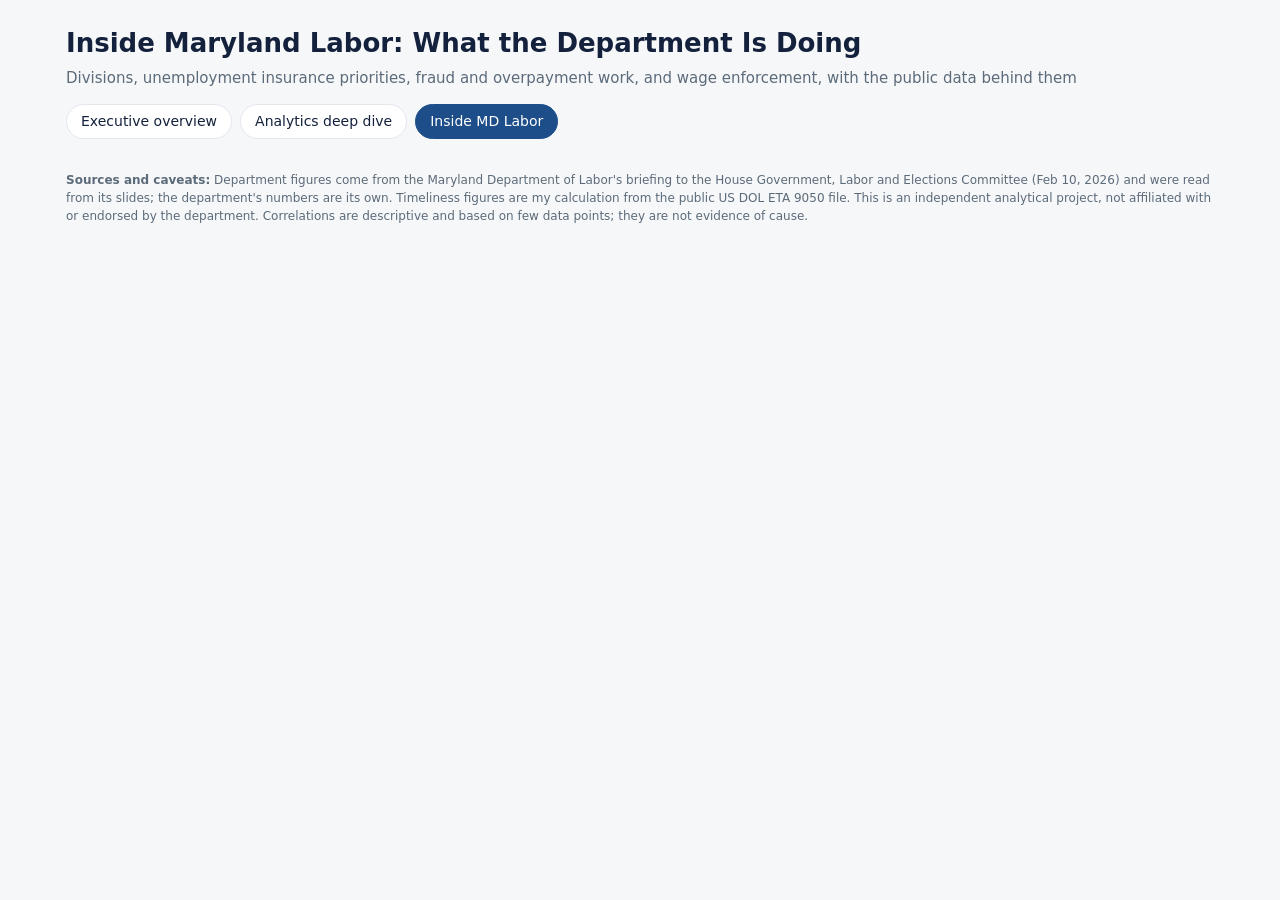
<file: md-ui-project/department_template.html>
<!doctype html>
<html lang="en"><head><meta charset="utf-8"><meta name="viewport" content="width=device-width,initial-scale=1">
<title>Inside Maryland Labor</title>
<style>
:root{--bg:#f6f7f9;--card:#fff;--ink:#14213d;--mute:#5c6b7a;--line:#e3e7ec;--red:#c8102e;--gold:#e0a100;--green:#2a9d6f;--blue:#1d4e89;--gray:#c4cbd3;--soft:#fdf6e3}
@media (prefers-color-scheme:dark){:root{--bg:#10151c;--card:#1a212b;--ink:#eef2f6;--mute:#9aa8b6;--line:#2b3542;--gray:#46515e;--blue:#6aa9ee;--soft:#262a2b}}
*{box-sizing:border-box}body{margin:0;background:var(--bg);color:var(--ink);font:15px/1.5 system-ui,Segoe UI,Roboto,sans-serif}
.wrap{max-width:1180px;margin:0 auto;padding:24px 16px 48px}
h1{font-size:26px;margin:0}h2{font-size:16px;margin:0 0 2px}h3{font-size:15px;margin:14px 0 4px}.sub{color:var(--mute);margin:4px 0 14px}
nav{display:flex;gap:8px;margin-bottom:12px;flex-wrap:wrap}nav a,.tabs button{padding:6px 14px;border-radius:999px;border:1px solid var(--line);color:var(--ink);text-decoration:none;font:inherit;font-size:14px;background:var(--card);cursor:pointer}
nav a.on,.tabs button.on{background:var(--blue);color:#fff;border-color:var(--blue)}
.tabs{display:flex;gap:8px;margin:0 0 16px;flex-wrap:wrap}
.card{background:var(--card);border:1px solid var(--line);border-radius:12px;padding:16px}
.grid{display:grid;grid-template-columns:1fr 1fr;gap:12px}.g4{display:grid;grid-template-columns:repeat(auto-fit,minmax(230px,1fr));gap:12px}
@media(max-width:820px){.grid{grid-template-columns:1fr}}
.full{grid-column:1/-1}.note{color:var(--mute);font-size:13px;margin:0 0 10px}
.box{position:relative;height:300px}
.div{cursor:pointer;text-align:left;font:inherit;color:inherit;background:var(--card);border:1px solid var(--line);border-radius:12px;padding:14px}
.div:hover,.div.on{border-color:var(--gold);box-shadow:0 0 0 2px var(--gold) inset}.div b{display:block}.div span{color:var(--mute);font-size:13px}
.detail{background:var(--soft);border:1px solid var(--gold);border-radius:12px;padding:14px 16px;margin-top:12px}
.kpi .v{font-size:28px;font-weight:700;line-height:1.1}.kpi .l{color:var(--mute);font-size:13px}.kpi .n{font-size:12px;color:var(--mute);margin-top:4px}
.panel{display:none}.panel.on{display:block}
.pair{display:grid;grid-template-columns:1fr 1fr;gap:12px}@media(max-width:820px){.pair{grid-template-columns:1fr}}
.ch{border-left:4px solid var(--red);padding:2px 12px}.rs{border-left:4px solid var(--green);padding:2px 12px}.an{border-left:4px solid var(--blue);padding:2px 12px;background:var(--bg);border-radius:0 8px 8px 0}
.tl{display:flex;gap:0;overflow-x:auto;padding:6px 0 10px}.tl button{flex:1 0 130px;font:inherit;color:inherit;background:none;border:none;border-top:3px solid var(--line);padding:10px 8px 0;text-align:left;cursor:pointer}
.tl button.on{border-top-color:var(--red)}.tl b{display:block;font-size:13px}.tl span{color:var(--mute);font-size:12px}
table{border-collapse:collapse;width:100%;font-size:14px}th,td{padding:6px 8px;border-bottom:1px solid var(--line);text-align:right}th:first-child,td:first-child{text-align:left}th{color:var(--mute);font-weight:500}
.foot{color:var(--mute);font-size:12px;margin-top:20px}
</style></head><body><div class="wrap">
<h1>Inside Maryland Labor: What the Department Is Doing</h1>
<p class="sub">Divisions, unemployment insurance priorities, fraud and overpayment work, and wage enforcement, with the public data behind them</p>
<nav><a href="dashboard.html">Executive overview</a><a href="analytics_dashboard.html">Analytics deep dive</a><a class="on" href="department.html">Inside MD Labor</a></nav>
<div class="tabs" id="tabs"></div>

<section class="panel" id="p-who">
 <div class="card"><h2>Mission</h2><p style="margin:4px 0 0">Connect Marylanders to good jobs, protect workers, consumers and the public, support Maryland businesses, and foster economic growth and competitiveness.</p></div>
 <h3>Eight divisions: click one</h3>
 <div class="g4" id="divs"></div>
 <div class="detail" id="divd"></div>
</section>

<section class="panel" id="p-ui">
 <div class="g4" id="uikpi"></div>
 <div class="grid" style="margin-top:12px">
  <div class="card"><h2>UI claims filed per quarter</h2><p class="note">Department-reported (ETA 5159). Claim volume has been steady; the 2020 peak was 885,937 in a single quarter.</p><div class="box"><canvas id="d1"></canvas></div></div>
  <div class="card"><h2>First payments within 21 days, by year</h2><p class="note">My calculation from ETA 9050; it closely matches the department's own chart. Dashed = 87% standard.</p><div class="box"><canvas id="d2"></canvas></div></div>
 </div>
 <div class="card" style="margin-top:12px"><h2>How employers fund UI</h2><p class="note">UI is paid for by employer taxes, not by workers.</p>
  <ul style="margin:0;padding-left:20px"><li>Employers pay into the Unemployment Insurance Trust Fund based on quarterly wage reports.</li><li>Rate = statewide tax table (A through F, set by Trust Fund balance) combined with the employer's experience rate (benefits paid to former staff versus taxable wages).</li><li>2026: Tax Table A, $25.50 to $637.50 per employee on an $8,500 taxable wage base. New employers typically start at 2.3% to 2.6%.</li><li>Employers who fail to file required reports get the highest rate in the current table.</li></ul></div>
</section>

<section class="panel" id="p-ch">
 <p class="note">Pick a challenge to see the department's stated response and where data analytics can help.</p>
 <div class="tabs" id="chs"></div>
 <div class="card" id="chbody"></div>
 <div class="grid" style="margin-top:12px">
  <div class="card"><h2>New suspected ID-fraud claims as a share of UI claims</h2><p class="note">Department-reported, by quarter. Before 2020 this was under 1%.</p><div class="box"><canvas id="d3"></canvas></div></div>
  <div class="card"><h2>Fraud share vs. on-time payments</h2><p class="note" id="fvnote"></p><div class="box"><canvas id="d4"></canvas></div></div>
 </div>
</section>

<section class="panel" id="p-ov">
 <div class="card"><h2>Overpayment recovery timeline</h2><p class="note">Click a milestone. Overpayments are benefits paid to people who were not eligible, including through identity theft.</p>
  <div class="tl" id="tl"></div><div class="detail" id="tld" style="margin-top:4px"></div></div>
 <div class="grid" style="margin-top:12px">
  <div class="card"><h2>The legal framework</h2><ul style="margin:4px 0 0;padding-left:20px"><li>Federal law requires recovery, subject to state law.</li><li>Overpayments must be established within 3 years; those older than 5 years may be deemed uncollectible.</li><li>Recovered trust-fund money returns to the fund; CARES Act money returns to the federal government. None goes to Maryland's General Fund.</li></ul></div>
  <div class="card"><h2>Help for claimants who get a notice</h2><ul style="margin:4px 0 0;padding-left:20px"><li>Report identity theft to remove the payment from their account.</li><li>Verify identity, dispute and appeal, request a hardship waiver, or repay.</li><li>In-person help at headquarters and three American Job Centers; a call-back line within one business day.</li></ul></div>
 </div>
</section>

<section class="panel" id="p-wage">
 <div class="grid">
  <div class="card"><h2>Wages recovered for workers</h2><p class="note">Prevailing wage and wage-and-hour enforcement combined, by fiscal year (FY2026 is first half only).</p><div class="box"><canvas id="d5"></canvas></div></div>
  <div class="card"><h2>Workplace Fraud Act enforcement</h2><p class="note">Worker misclassification (construction and landscaping). Blank years had no reported activity.</p><div id="wf"></div>
   <p class="note" style="margin-top:10px">The Joint Enforcement Task Force on Workplace Fraud, re-established in January 2024 and chaired by the Secretary of Labor, brings together the Comptroller, Attorney General, Insurance Administration, Workers' Compensation Commission, the State Department of Assessments and Taxation, and three MD Labor divisions.</p></div>
 </div>
</section>

<p class="foot"><b>Sources and caveats:</b> Department figures come from the Maryland Department of Labor's briefing to the House Government, Labor and Elections Committee (Feb 10, 2026) and were read from its slides; the department's numbers are its own. Timeliness figures are my calculation from the public US DOL ETA 9050 file. This is an independent analytical project, not affiliated with or endorsed by the department. Correlations are descriptive and based on few data points; they are not evidence of cause.</p>
</div>
<script>/*CHARTJS*/</script>
<script>
const D=/*DATA*/;
const css=n=>getComputedStyle(document.documentElement).getPropertyValue(n).trim();
const C={red:css('--red'),gold:css('--gold'),green:css('--green'),blue:css('--blue'),gray:css('--gray'),mute:css('--mute'),line:css('--line')};
Chart.defaults.color=C.mute;Chart.defaults.borderColor=C.line;Chart.defaults.font.family='system-ui,Segoe UI,sans-serif';
const fmt=n=>Math.round(n).toLocaleString('en-US'),base={maintainAspectRatio:false,plugins:{legend:{display:false}}};
const $=id=>document.getElementById(id);
// ---- tabs
const TABS=[['who','Who they are'],['ui','UI at a glance'],['ch','Challenges and responses'],['ov','Overpayment recovery'],['wage','Wage enforcement']];
const built={};
function show(id){TABS.forEach(t=>{$('p-'+t[0]).classList.toggle('on',t[0]===id)});[...$('tabs').children].forEach((b,i)=>b.classList.toggle('on',TABS[i][0]===id));if(!built[id]){built[id]=1;({ui:buildUI,ch:buildCh,wage:buildWage})[id]?.()}}
$('tabs').innerHTML=TABS.map(t=>`<button onclick="show('${t[0]}')">${t[1]}</button>`).join('');
// ---- divisions
const DIV=[['Unemployment Insurance','Temporary wage replacement for workers who lose jobs through no fault of their own, plus employer tax collection and compliance with UI law.'],
['Labor and Industry','Enforces wage and hour standards, occupational safety and health, and other workplace protections. Includes the Wage and Labor Standards Unit.'],
['Occupational and Professional Licensing','Licenses and oversees a wide range of professions so practitioners meet standards for competence, safety and consumer protection.'],
['Office of Financial Regulation','Supervises banks, lenders, money transmitters and consumer financial products to protect consumers and market stability.'],
['Workforce Development and Adult Education','Training, career services and adult education so Marylanders can gain skills, credentials and employment.'],
['Family and Medical Leave Insurance','Runs Maryland\'s paid family and medical leave program: wage replacement during qualifying life and health events.'],
['Governor\'s Workforce Development Board','State workforce policy and coordination body aligning education, training and economic development with employer needs.'],
['Horse Racing Commission','Regulates Maryland horse racing for integrity, animal welfare and legal compliance.']];
$('divs').innerHTML=DIV.map((d,i)=>`<button class="div" onclick="pickDiv(${i})"><b>${d[0]}</b></button>`).join('');
function pickDiv(i){[...$('divs').children].forEach((b,j)=>b.classList.toggle('on',i===j));$('divd').innerHTML=`<b>${DIV[i][0]}</b><p style="margin:4px 0 0">${DIV[i][1]}</p>`+(i===0?'<p class="note" style="margin:8px 0 0">This is the division the rest of this project measures. See the Executive overview and Analytics deep dive pages.</p>':'')}
pickDiv(0);
// ---- UI tab
function buildUI(){
 const cq=D.claims_q,vals=Object.values(cq),a=D.annual;
 $('uikpi').innerHTML=[['Weekly benefit range','$50 to $430','up to 26 weeks; benefits are taxable'],['Claims filed, Q4 2025',fmt(vals[vals.length-1]),'about 35,000 a quarter since 2024'],['Maryland on-time rate, 2025',a.MD[a.MD.length-1]+'%','US average '+a.US[a.US.length-1]+'% (87% standard)'],['Pandemic peak claims','885,937','in one quarter (Q2 2020)']]
  .map(x=>`<div class="card kpi"><div class="l">${x[0]}</div><div class="v">${x[1]}</div><div class="n">${x[2]}</div></div>`).join('');
 new Chart('d1',{type:'bar',data:{labels:Object.keys(cq),datasets:[{data:vals,backgroundColor:C.blue}]},options:{...base,scales:{y:{min:0,ticks:{callback:v=>fmt(v)}}},plugins:{legend:{display:false},tooltip:{callbacks:{label:c=>fmt(c.parsed.y)+' claims'}}}}});
 new Chart('d2',{type:'line',data:{labels:a.years,datasets:[{label:'Maryland',data:a.MD,borderColor:C.red,backgroundColor:C.red,borderWidth:3,pointRadius:4,tension:.2},{label:'US average',data:a.US,borderColor:C.mute,backgroundColor:C.mute,borderWidth:2,pointRadius:3,borderDash:[2,3],tension:.2},{label:'87% standard',data:a.years.map(()=>87),borderColor:C.green,borderDash:[6,5],pointRadius:0,borderWidth:1.5}]},options:{...base,interaction:{mode:'index',intersect:false},plugins:{legend:{position:'bottom'}},scales:{y:{min:0,max:100,ticks:{callback:v=>v+'%'}}}}});
}
// ---- challenges
const CH=[
 {t:'ID fraud',c:'Identity theft surged during the pandemic and fraud keeps evolving. Before 2020, under 1% of claims were flagged; the share peaked at 35% in Q1 2023 and was 18% in Q4 2025.',
  r:['TrueID and US Post Office identity verification','Fraud-finding tools (for example LexisNexis, Unified Fraud Response) check identity and IP address','Systems flag changes to sensitive data such as bank accounts for review','A dedicated team manually reviews flagged employers'],
  a:'Each flagged claim needs manual review, so fraud workload competes with honest claimants for the same staff. A queue-level dashboard (flag rate, review age, release rate) would show how much of the late-payment tail is fraud screening and where false positives slow legitimate claimants.'},
 {t:'Funding',c:'Federal administrative funding has stayed largely flat while costs rose, and no longer fully covers earned workload. The US Department of Labor rescinded $25 million in multi-year UI modernization grants.',
  r:['FY26 budget bill: allocate 0.15% of the taxable wage base to core operations, customer service, IT modernization, fraud prevention and reemployment services'],
  a:'With limited money, targeting matters. Forecasting weekly claims (see the Analytics page: 5.7% backtest error) lets managers match staffing to expected demand instead of staffing for the peak all year.'},
 {t:'Customer support',c:'During the pandemic in-person help ended and the call center was outsourced, costing nearly $300 million from FY21 to FY25.',
  r:['State-staffed call center re-established in 2025 for under $9 million a year','In-person help reopened at Baltimore headquarters and three American Job Centers (Prince George\'s, Montgomery, Baltimore County), serving over 14,000 residents in 2025'],
  a:'Track call-back wait, first-contact resolution and which issue types drive repeat calls. Calls are a leading indicator of processing problems before they show up in the federal 21-day measure.'},
 {t:'Technology',c:'The BEACON claims system launched in 2020 with major technical problems that slowed claims, and the loss of federal funds has limited fixes.',
  r:['UI website redesigned in September 2025 to help people file accurate, complete claims faster','Grant-funded work with Harvard and Stanford to streamline processes and find bottlenecks'],
  a:'Bottleneck work needs stage-level timestamps (filed, identity verified, adjudicated, approved, paid). With those, process mining can show exactly where days are lost. That is the data I would ask for first.'}];
function buildCh(){
 $('chs').innerHTML=CH.map((c,i)=>`<button onclick="pickCh(${i})">${c.t}</button>`).join('');pickCh(0);
 const fs=D.fraud_share;
 new Chart('d3',{type:'bar',data:{labels:Object.keys(fs),datasets:[{data:Object.values(fs),backgroundColor:C.red}]},options:{...base,scales:{y:{min:0,max:40,ticks:{callback:v=>v+'%'}},x:{ticks:{maxRotation:60}}}}});
 const f=D.fv;
 $('fvnote').textContent='Quarterly, Q4 2022 to Q4 2025. Correlation '+D.fv_corr+' across '+f.length+' quarters: a weak tendency for on-time rates to be higher when fraud share is lower. Too few points to be conclusive.';
 new Chart('d4',{type:'line',data:{labels:f.map(r=>r.q),datasets:[{label:'Fraud share (%)',data:f.map(r=>r.fraud),borderColor:C.red,backgroundColor:C.red,pointRadius:3,borderWidth:2},{label:'Paid within 21 days (%)',data:f.map(r=>r.timely),borderColor:C.blue,backgroundColor:C.blue,pointRadius:3,borderWidth:2}]},options:{...base,interaction:{mode:'index',intersect:false},plugins:{legend:{position:'bottom'}},scales:{y:{min:0,max:100,ticks:{callback:v=>v+'%'}},x:{ticks:{maxRotation:60}}}}});
}
function pickCh(i){[...$('chs').children].forEach((b,j)=>b.classList.toggle('on',i===j));const c=CH[i];
 $('chbody').innerHTML=`<div class="pair"><div class="ch"><b>Challenge</b><p style="margin:4px 0">${c.c}</p></div><div class="rs"><b>Department response</b><ul style="margin:4px 0;padding-left:18px">${c.r.map(x=>'<li>'+x+'</li>').join('')}</ul></div></div><div class="an" style="margin-top:12px"><b>Analyst angle</b><p style="margin:4px 0">${c.a}</p></div>`}
// ---- overpayment timeline
const TL=[['2020','Collections paused','Claims jumped from about 161,000 in 2019 to 1.7 million in 2020, and $6.85 billion in benefits were paid in 2020 and 2021. The department paused active overpayment collection and did not consistently resume until 2023.'],
['Nov 2021','Lawsuit','Maryland was sued over alleged due-process violations in its overpayment recovery process (Gorres et al. v. Robinson).'],
['Jan 2022','Settlement','The settlement required the department to stop collections and set up a process to notify claimants of appeal rights and the chance to seek a hardship waiver.'],
['Mar 2022','$484M recovered','Maryland recovered $484 million from a financial institution, in previously frozen UI benefits.'],
['Sep 2023','Determinations restart','The department restarted issuing overpayment determinations for new claims.'],
['Jun 2025','$520M recovered','Maryland recovered $520 million from a financial institution, in previously frozen UI benefits.'],
['Dec 2025','Retroactive process','A retroactive process began to pursue recovery of over $1 billion, with about 184,000 notices mailed and support for people who need to verify identity or report fraud. Part of this reflects overpayments in the January 2026 state audit, largely federal CARES Act money.']];
$('tl').innerHTML=TL.map((x,i)=>`<button onclick="pickTl(${i})"><b>${x[0]}</b><span>${x[1]}</span></button>`).join('');
function pickTl(i){[...$('tl').children].forEach((b,j)=>b.classList.toggle('on',i===j));$('tld').innerHTML=`<b>${TL[i][0]}: ${TL[i][1]}</b><p style="margin:4px 0 0">${TL[i][2]}</p>`}pickTl(0);
// ---- wage enforcement
function buildWage(){
 const w=D.wages;
 new Chart('d5',{type:'bar',data:{labels:Object.keys(w),datasets:[{data:Object.values(w),backgroundColor:C.green}]},options:{...base,scales:{y:{ticks:{callback:v=>'$'+(v/1e6).toFixed(1)+'M'}}},plugins:{legend:{display:false},tooltip:{callbacks:{label:c=>'$'+fmt(c.parsed.y)}}}}});
 const wf=D.wage_fraud;let h='<table><tr><th></th>'+wf.cols.map(c=>`<th>${c}</th>`).join('')+'</tr>';
 Object.keys(wf).filter(k=>k!=='cols').forEach(k=>{h+=`<tr><td>${k}</td>`+wf[k].map(v=>`<td>${fmt(v)}</td>`).join('')+'</tr>'});$('wf').innerHTML=h+'</table>';
}
show(TABS.some(t=>'#'+t[0]===location.hash)?location.hash.slice(1):'who');
</script></body></html>
</file>
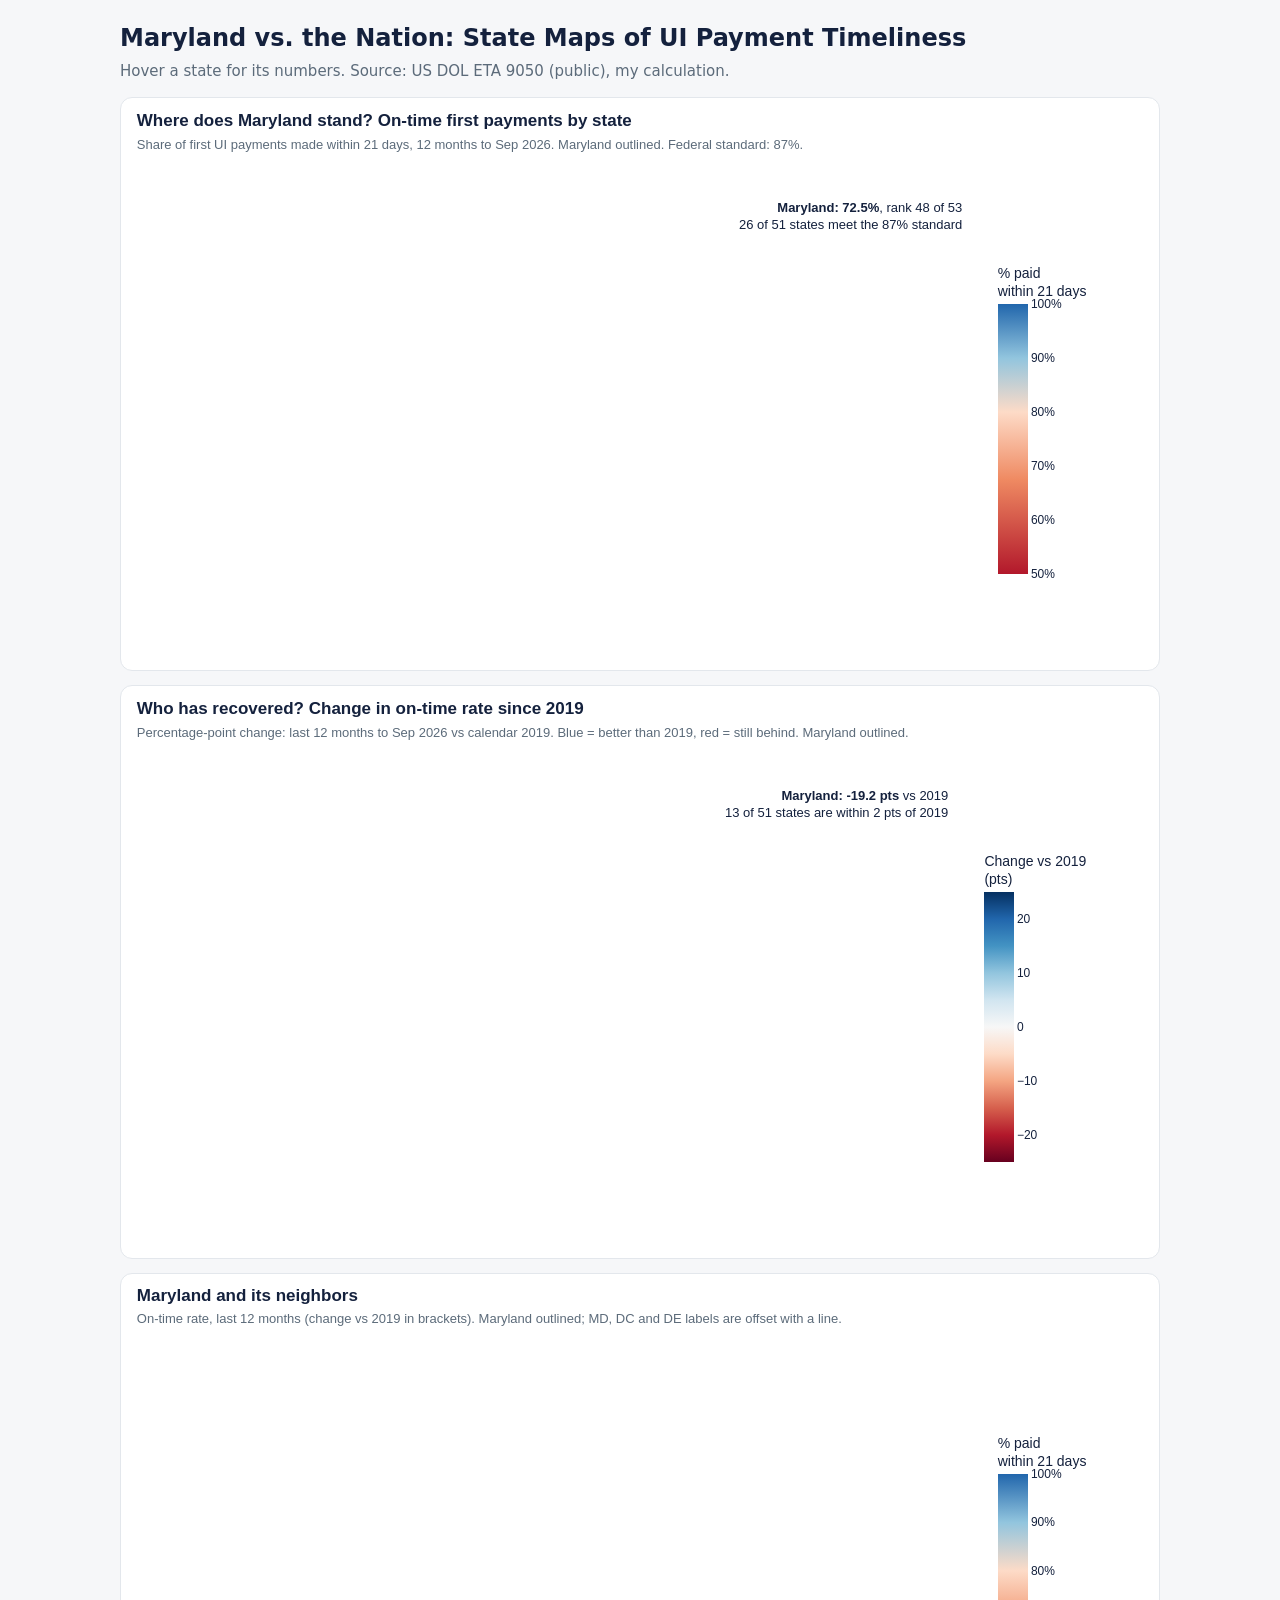
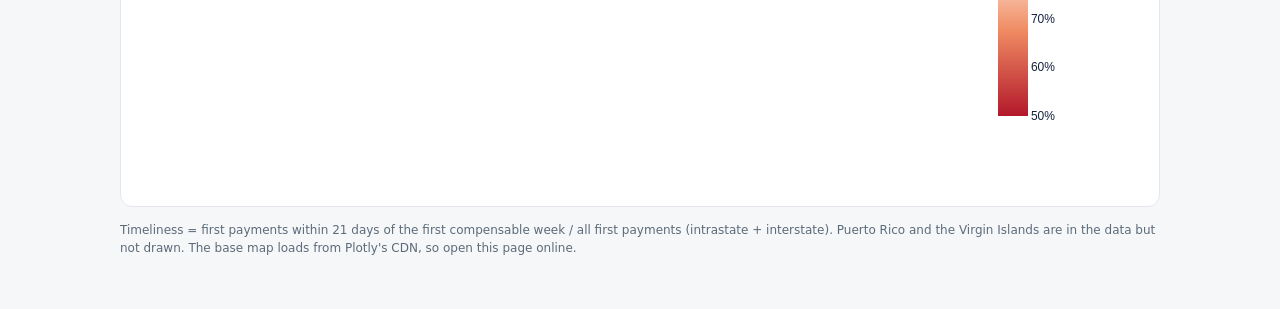
<file: md-ui-project/maps.html>
<!doctype html><html lang="en"><head><meta charset="utf-8"><meta name="viewport" content="width=device-width,initial-scale=1"><title>Maryland UI Maps</title><style>body{margin:0;background:#f6f7f9;font:15px/1.5 system-ui,Segoe UI,sans-serif;color:#14213d}.wrap{max-width:1040px;margin:0 auto;padding:20px 16px 40px}h1{font-size:24px;margin:0 0 4px}p.sub{color:#5c6b7a;margin:0 0 14px}.card{background:#fff;border:1px solid #e3e7ec;border-radius:12px;padding:6px;margin-bottom:14px}.foot{color:#5c6b7a;font-size:12px}</style></head><body><div class="wrap"><h1>Maryland vs. the Nation: State Maps of UI Payment Timeliness</h1><p class="sub">Hover a state for its numbers. Source: US DOL ETA 9050 (public), my calculation.</p><div class="card"><div>                        <script type="text/javascript">window.PlotlyConfig = {MathJaxConfig: 'local'};</script>
        <script charset="utf-8" src="https://cdn.plot.ly/plotly-2.35.2.min.js"></script>                <div id="m1" class="plotly-graph-div" style="height:560px; width:980px;"></div>            <script type="text/javascript">                                    window.PLOTLYENV=window.PLOTLYENV || {};                                    if (document.getElementById("m1")) {                    Plotly.newPlot(                        "m1",                        [{"colorbar":{"len":0.7,"ticksuffix":"%","title":{"text":"% paid\u003cbr\u003ewithin 21 days"}},"colorscale":[[0,"#b2182b"],[0.35,"#ef8a62"],[0.6,"#fddbc7"],[0.8,"#92c5de"],[1,"#2166ac"]],"hoverinfo":"text","locationmode":"USA-states","locations":["AK","AL","AR","AZ","CA","CO","CT","DC","DE","FL","GA","HI","IA","ID","IL","IN","KS","KY","LA","MA","MD","ME","MI","MN","MO","MS","MT","NC","ND","NE","NH","NJ","NM","NV","NY","OH","OK","OR","PA","RI","SC","SD","TN","TX","UT","VA","VT","WA","WI","WV","WY"],"marker":{"line":{"color":"white","width":0.8}},"text":["\u003cb\u003eAK\u003c\u002fb\u003e\u003cbr\u003eOn-time (last 12 mo): 95.6%\u003cbr\u003e2019: 97.7%\u003cbr\u003eChange: -2.1 pts\u003cbr\u003eRank: 6 of 53\u003cbr\u003eFirst payments: 11,475","\u003cb\u003eAL\u003c\u002fb\u003e\u003cbr\u003eOn-time (last 12 mo): 83.4%\u003cbr\u003e2019: 93.6%\u003cbr\u003eChange: -10.3 pts\u003cbr\u003eRank: 34 of 53\u003cbr\u003eFirst payments: 27,348","\u003cb\u003eAR\u003c\u002fb\u003e\u003cbr\u003eOn-time (last 12 mo): 92.4%\u003cbr\u003e2019: 96.9%\u003cbr\u003eChange: -4.5 pts\u003cbr\u003eRank: 14 of 53\u003cbr\u003eFirst payments: 20,899","\u003cb\u003eAZ\u003c\u002fb\u003e\u003cbr\u003eOn-time (last 12 mo): 75.7%\u003cbr\u003e2019: 90.0%\u003cbr\u003eChange: -14.3 pts\u003cbr\u003eRank: 45 of 53\u003cbr\u003eFirst payments: 50,699","\u003cb\u003eCA\u003c\u002fb\u003e\u003cbr\u003eOn-time (last 12 mo): 91.3%\u003cbr\u003e2019: 87.9%\u003cbr\u003eChange: +3.4 pts\u003cbr\u003eRank: 17 of 53\u003cbr\u003eFirst payments: 862,595","\u003cb\u003eCO\u003c\u002fb\u003e\u003cbr\u003eOn-time (last 12 mo): 84.3%\u003cbr\u003e2019: 95.6%\u003cbr\u003eChange: -11.3 pts\u003cbr\u003eRank: 32 of 53\u003cbr\u003eFirst payments: 98,636","\u003cb\u003eCT\u003c\u002fb\u003e\u003cbr\u003eOn-time (last 12 mo): 75.0%\u003cbr\u003e2019: 85.4%\u003cbr\u003eChange: -10.4 pts\u003cbr\u003eRank: 46 of 53\u003cbr\u003eFirst payments: 75,151","\u003cb\u003eDC\u003c\u002fb\u003e\u003cbr\u003eOn-time (last 12 mo): 87.5%\u003cbr\u003e2019: 95.0%\u003cbr\u003eChange: -7.5 pts\u003cbr\u003eRank: 26 of 53\u003cbr\u003eFirst payments: 20,269","\u003cb\u003eDE\u003c\u002fb\u003e\u003cbr\u003eOn-time (last 12 mo): 50.9%\u003cbr\u003e2019: 90.6%\u003cbr\u003eChange: -39.7 pts\u003cbr\u003eRank: 53 of 53\u003cbr\u003eFirst payments: 11,936","\u003cb\u003eFL\u003c\u002fb\u003e\u003cbr\u003eOn-time (last 12 mo): 76.0%\u003cbr\u003e2019: 91.0%\u003cbr\u003eChange: -15.0 pts\u003cbr\u003eRank: 44 of 53\u003cbr\u003eFirst payments: 107,802","\u003cb\u003eGA\u003c\u002fb\u003e\u003cbr\u003eOn-time (last 12 mo): 82.1%\u003cbr\u003e2019: 84.6%\u003cbr\u003eChange: -2.5 pts\u003cbr\u003eRank: 36 of 53\u003cbr\u003eFirst payments: 103,530","\u003cb\u003eHI\u003c\u002fb\u003e\u003cbr\u003eOn-time (last 12 mo): 85.1%\u003cbr\u003e2019: 91.7%\u003cbr\u003eChange: -6.6 pts\u003cbr\u003eRank: 31 of 53\u003cbr\u003eFirst payments: 16,981","\u003cb\u003eIA\u003c\u002fb\u003e\u003cbr\u003eOn-time (last 12 mo): 90.6%\u003cbr\u003e2019: 94.1%\u003cbr\u003eChange: -3.5 pts\u003cbr\u003eRank: 19 of 53\u003cbr\u003eFirst payments: 42,812","\u003cb\u003eID\u003c\u002fb\u003e\u003cbr\u003eOn-time (last 12 mo): 92.0%\u003cbr\u003e2019: 96.9%\u003cbr\u003eChange: -4.9 pts\u003cbr\u003eRank: 16 of 53\u003cbr\u003eFirst payments: 24,012","\u003cb\u003eIL\u003c\u002fb\u003e\u003cbr\u003eOn-time (last 12 mo): 92.9%\u003cbr\u003e2019: 95.2%\u003cbr\u003eChange: -2.3 pts\u003cbr\u003eRank: 12 of 53\u003cbr\u003eFirst payments: 213,502","\u003cb\u003eIN\u003c\u002fb\u003e\u003cbr\u003eOn-time (last 12 mo): 82.9%\u003cbr\u003e2019: 92.0%\u003cbr\u003eChange: -9.2 pts\u003cbr\u003eRank: 35 of 53\u003cbr\u003eFirst payments: 43,205","\u003cb\u003eKS\u003c\u002fb\u003e\u003cbr\u003eOn-time (last 12 mo): 88.0%\u003cbr\u003e2019: 93.6%\u003cbr\u003eChange: -5.6 pts\u003cbr\u003eRank: 23 of 53\u003cbr\u003eFirst payments: 25,098","\u003cb\u003eKY\u003c\u002fb\u003e\u003cbr\u003eOn-time (last 12 mo): 77.8%\u003cbr\u003e2019: 90.7%\u003cbr\u003eChange: -12.9 pts\u003cbr\u003eRank: 41 of 53\u003cbr\u003eFirst payments: 31,943","\u003cb\u003eLA\u003c\u002fb\u003e\u003cbr\u003eOn-time (last 12 mo): 85.4%\u003cbr\u003e2019: 94.4%\u003cbr\u003eChange: -8.9 pts\u003cbr\u003eRank: 29 of 53\u003cbr\u003eFirst payments: 21,896","\u003cb\u003eMA\u003c\u002fb\u003e\u003cbr\u003eOn-time (last 12 mo): 65.8%\u003cbr\u003e2019: 86.8%\u003cbr\u003eChange: -21.0 pts\u003cbr\u003eRank: 52 of 53\u003cbr\u003eFirst payments: 172,989","\u003cb\u003eMD\u003c\u002fb\u003e\u003cbr\u003eOn-time (last 12 mo): 72.5%\u003cbr\u003e2019: 91.7%\u003cbr\u003eChange: -19.2 pts\u003cbr\u003eRank: 48 of 53\u003cbr\u003eFirst payments: 62,311","\u003cb\u003eME\u003c\u002fb\u003e\u003cbr\u003eOn-time (last 12 mo): 97.2%\u003cbr\u003e2019: 92.9%\u003cbr\u003eChange: +4.3 pts\u003cbr\u003eRank: 3 of 53\u003cbr\u003eFirst payments: 5,484","\u003cb\u003eMI\u003c\u002fb\u003e\u003cbr\u003eOn-time (last 12 mo): 81.9%\u003cbr\u003e2019: 82.1%\u003cbr\u003eChange: -0.3 pts\u003cbr\u003eRank: 37 of 53\u003cbr\u003eFirst payments: 158,073","\u003cb\u003eMN\u003c\u002fb\u003e\u003cbr\u003eOn-time (last 12 mo): 96.6%\u003cbr\u003e2019: 98.0%\u003cbr\u003eChange: -1.4 pts\u003cbr\u003eRank: 4 of 53\u003cbr\u003eFirst payments: 152,124","\u003cb\u003eMO\u003c\u002fb\u003e\u003cbr\u003eOn-time (last 12 mo): 93.7%\u003cbr\u003e2019: 93.6%\u003cbr\u003eChange: +0.1 pts\u003cbr\u003eRank: 11 of 53\u003cbr\u003eFirst payments: 65,189","\u003cb\u003eMS\u003c\u002fb\u003e\u003cbr\u003eOn-time (last 12 mo): 85.2%\u003cbr\u003e2019: 94.2%\u003cbr\u003eChange: -9.0 pts\u003cbr\u003eRank: 30 of 53\u003cbr\u003eFirst payments: 16,670","\u003cb\u003eMT\u003c\u002fb\u003e\u003cbr\u003eOn-time (last 12 mo): 92.5%\u003cbr\u003e2019: 97.6%\u003cbr\u003eChange: -5.2 pts\u003cbr\u003eRank: 13 of 53\u003cbr\u003eFirst payments: 21,753","\u003cb\u003eNC\u003c\u002fb\u003e\u003cbr\u003eOn-time (last 12 mo): 89.5%\u003cbr\u003e2019: 67.7%\u003cbr\u003eChange: +21.9 pts\u003cbr\u003eRank: 20 of 53\u003cbr\u003eFirst payments: 52,167","\u003cb\u003eND\u003c\u002fb\u003e\u003cbr\u003eOn-time (last 12 mo): 99.4%\u003cbr\u003e2019: 99.1%\u003cbr\u003eChange: +0.3 pts\u003cbr\u003eRank: 1 of 53\u003cbr\u003eFirst payments: 10,194","\u003cb\u003eNE\u003c\u002fb\u003e\u003cbr\u003eOn-time (last 12 mo): 95.2%\u003cbr\u003e2019: 90.6%\u003cbr\u003eChange: +4.7 pts\u003cbr\u003eRank: 8 of 53\u003cbr\u003eFirst payments: 14,807","\u003cb\u003eNH\u003c\u002fb\u003e\u003cbr\u003eOn-time (last 12 mo): 86.3%\u003cbr\u003e2019: 94.1%\u003cbr\u003eChange: -7.8 pts\u003cbr\u003eRank: 27 of 53\u003cbr\u003eFirst payments: 7,153","\u003cb\u003eNJ\u003c\u002fb\u003e\u003cbr\u003eOn-time (last 12 mo): 77.6%\u003cbr\u003e2019: 87.3%\u003cbr\u003eChange: -9.7 pts\u003cbr\u003eRank: 42 of 53\u003cbr\u003eFirst payments: 256,005","\u003cb\u003eNM\u003c\u002fb\u003e\u003cbr\u003eOn-time (last 12 mo): 85.6%\u003cbr\u003e2019: 94.4%\u003cbr\u003eChange: -8.8 pts\u003cbr\u003eRank: 28 of 53\u003cbr\u003eFirst payments: 23,670","\u003cb\u003eNV\u003c\u002fb\u003e\u003cbr\u003eOn-time (last 12 mo): 70.8%\u003cbr\u003e2019: 91.6%\u003cbr\u003eChange: -20.8 pts\u003cbr\u003eRank: 49 of 53\u003cbr\u003eFirst payments: 72,957","\u003cb\u003eNY\u003c\u002fb\u003e\u003cbr\u003eOn-time (last 12 mo): 80.8%\u003cbr\u003e2019: 93.4%\u003cbr\u003eChange: -12.5 pts\u003cbr\u003eRank: 38 of 53\u003cbr\u003eFirst payments: 328,779","\u003cb\u003eOH\u003c\u002fb\u003e\u003cbr\u003eOn-time (last 12 mo): 87.8%\u003cbr\u003e2019: 95.1%\u003cbr\u003eChange: -7.3 pts\u003cbr\u003eRank: 25 of 53\u003cbr\u003eFirst payments: 107,673","\u003cb\u003eOK\u003c\u002fb\u003e\u003cbr\u003eOn-time (last 12 mo): 89.0%\u003cbr\u003e2019: 93.6%\u003cbr\u003eChange: -4.7 pts\u003cbr\u003eRank: 21 of 53\u003cbr\u003eFirst payments: 29,586","\u003cb\u003eOR\u003c\u002fb\u003e\u003cbr\u003eOn-time (last 12 mo): 76.3%\u003cbr\u003e2019: 94.0%\u003cbr\u003eChange: -17.7 pts\u003cbr\u003eRank: 43 of 53\u003cbr\u003eFirst payments: 93,418","\u003cb\u003ePA\u003c\u002fb\u003e\u003cbr\u003eOn-time (last 12 mo): 88.3%\u003cbr\u003e2019: 93.5%\u003cbr\u003eChange: -5.2 pts\u003cbr\u003eRank: 22 of 53\u003cbr\u003eFirst payments: 266,296","\u003cb\u003eRI\u003c\u002fb\u003e\u003cbr\u003eOn-time (last 12 mo): 79.2%\u003cbr\u003e2019: 95.1%\u003cbr\u003eChange: -15.9 pts\u003cbr\u003eRank: 39 of 53\u003cbr\u003eFirst payments: 29,652","\u003cb\u003eSC\u003c\u002fb\u003e\u003cbr\u003eOn-time (last 12 mo): 94.0%\u003cbr\u003e2019: 94.3%\u003cbr\u003eChange: -0.3 pts\u003cbr\u003eRank: 9 of 53\u003cbr\u003eFirst payments: 41,830","\u003cb\u003eSD\u003c\u002fb\u003e\u003cbr\u003eOn-time (last 12 mo): 97.2%\u003cbr\u003e2019: 98.2%\u003cbr\u003eChange: -0.9 pts\u003cbr\u003eRank: 2 of 53\u003cbr\u003eFirst payments: 5,156","\u003cb\u003eTN\u003c\u002fb\u003e\u003cbr\u003eOn-time (last 12 mo): 96.1%\u003cbr\u003e2019: 95.6%\u003cbr\u003eChange: +0.5 pts\u003cbr\u003eRank: 5 of 53\u003cbr\u003eFirst payments: 63,465","\u003cb\u003eTX\u003c\u002fb\u003e\u003cbr\u003eOn-time (last 12 mo): 87.8%\u003cbr\u003e2019: 94.7%\u003cbr\u003eChange: -6.9 pts\u003cbr\u003eRank: 24 of 53\u003cbr\u003eFirst payments: 295,961","\u003cb\u003eUT\u003c\u002fb\u003e\u003cbr\u003eOn-time (last 12 mo): 95.3%\u003cbr\u003e2019: 96.6%\u003cbr\u003eChange: -1.3 pts\u003cbr\u003eRank: 7 of 53\u003cbr\u003eFirst payments: 36,135","\u003cb\u003eVA\u003c\u002fb\u003e\u003cbr\u003eOn-time (last 12 mo): 91.2%\u003cbr\u003e2019: 93.7%\u003cbr\u003eChange: -2.5 pts\u003cbr\u003eRank: 18 of 53\u003cbr\u003eFirst payments: 62,642","\u003cb\u003eVT\u003c\u002fb\u003e\u003cbr\u003eOn-time (last 12 mo): 74.8%\u003cbr\u003e2019: 88.5%\u003cbr\u003eChange: -13.7 pts\u003cbr\u003eRank: 47 of 53\u003cbr\u003eFirst payments: 11,184","\u003cb\u003eWA\u003c\u002fb\u003e\u003cbr\u003eOn-time (last 12 mo): 68.4%\u003cbr\u003e2019: 91.6%\u003cbr\u003eChange: -23.2 pts\u003cbr\u003eRank: 51 of 53\u003cbr\u003eFirst payments: 179,920","\u003cb\u003eWI\u003c\u002fb\u003e\u003cbr\u003eOn-time (last 12 mo): 92.2%\u003cbr\u003e2019: 93.1%\u003cbr\u003eChange: -0.9 pts\u003cbr\u003eRank: 15 of 53\u003cbr\u003eFirst payments: 78,428","\u003cb\u003eWV\u003c\u002fb\u003e\u003cbr\u003eOn-time (last 12 mo): 93.7%\u003cbr\u003e2019: 96.0%\u003cbr\u003eChange: -2.2 pts\u003cbr\u003eRank: 10 of 53\u003cbr\u003eFirst payments: 23,747","\u003cb\u003eWY\u003c\u002fb\u003e\u003cbr\u003eOn-time (last 12 mo): 79.2%\u003cbr\u003e2019: 97.9%\u003cbr\u003eChange: -18.6 pts\u003cbr\u003eRank: 40 of 53\u003cbr\u003eFirst payments: 8,417"],"z":[95.6,83.4,92.4,75.7,91.3,84.3,75.0,87.5,50.9,76.0,82.1,85.1,90.6,92.0,92.9,82.9,88.0,77.8,85.4,65.8,72.5,97.2,81.9,96.6,93.7,85.2,92.5,89.5,99.4,95.2,86.3,77.6,85.6,70.8,80.8,87.8,89.0,76.3,88.3,79.2,94.0,97.2,96.1,87.8,95.3,91.2,74.8,68.4,92.2,93.7,79.2],"zmax":100,"zmin":50,"type":"choropleth"},{"colorscale":[[0,"rgba(0,0,0,0)"],[1,"rgba(0,0,0,0)"]],"hoverinfo":"skip","locationmode":"USA-states","locations":["MD"],"marker":{"line":{"color":"#14213d","width":3}},"showscale":false,"z":[1],"type":"choropleth"}],                        {"template":{"data":{"histogram2dcontour":[{"type":"histogram2dcontour","colorbar":{"outlinewidth":0,"ticks":""},"colorscale":[[0.0,"#0d0887"],[0.1111111111111111,"#46039f"],[0.2222222222222222,"#7201a8"],[0.3333333333333333,"#9c179e"],[0.4444444444444444,"#bd3786"],[0.5555555555555556,"#d8576b"],[0.6666666666666666,"#ed7953"],[0.7777777777777778,"#fb9f3a"],[0.8888888888888888,"#fdca26"],[1.0,"#f0f921"]]}],"choropleth":[{"type":"choropleth","colorbar":{"outlinewidth":0,"ticks":""}}],"histogram2d":[{"type":"histogram2d","colorbar":{"outlinewidth":0,"ticks":""},"colorscale":[[0.0,"#0d0887"],[0.1111111111111111,"#46039f"],[0.2222222222222222,"#7201a8"],[0.3333333333333333,"#9c179e"],[0.4444444444444444,"#bd3786"],[0.5555555555555556,"#d8576b"],[0.6666666666666666,"#ed7953"],[0.7777777777777778,"#fb9f3a"],[0.8888888888888888,"#fdca26"],[1.0,"#f0f921"]]}],"heatmap":[{"type":"heatmap","colorbar":{"outlinewidth":0,"ticks":""},"colorscale":[[0.0,"#0d0887"],[0.1111111111111111,"#46039f"],[0.2222222222222222,"#7201a8"],[0.3333333333333333,"#9c179e"],[0.4444444444444444,"#bd3786"],[0.5555555555555556,"#d8576b"],[0.6666666666666666,"#ed7953"],[0.7777777777777778,"#fb9f3a"],[0.8888888888888888,"#fdca26"],[1.0,"#f0f921"]]}],"heatmapgl":[{"type":"heatmapgl","colorbar":{"outlinewidth":0,"ticks":""},"colorscale":[[0.0,"#0d0887"],[0.1111111111111111,"#46039f"],[0.2222222222222222,"#7201a8"],[0.3333333333333333,"#9c179e"],[0.4444444444444444,"#bd3786"],[0.5555555555555556,"#d8576b"],[0.6666666666666666,"#ed7953"],[0.7777777777777778,"#fb9f3a"],[0.8888888888888888,"#fdca26"],[1.0,"#f0f921"]]}],"contourcarpet":[{"type":"contourcarpet","colorbar":{"outlinewidth":0,"ticks":""}}],"contour":[{"type":"contour","colorbar":{"outlinewidth":0,"ticks":""},"colorscale":[[0.0,"#0d0887"],[0.1111111111111111,"#46039f"],[0.2222222222222222,"#7201a8"],[0.3333333333333333,"#9c179e"],[0.4444444444444444,"#bd3786"],[0.5555555555555556,"#d8576b"],[0.6666666666666666,"#ed7953"],[0.7777777777777778,"#fb9f3a"],[0.8888888888888888,"#fdca26"],[1.0,"#f0f921"]]}],"surface":[{"type":"surface","colorbar":{"outlinewidth":0,"ticks":""},"colorscale":[[0.0,"#0d0887"],[0.1111111111111111,"#46039f"],[0.2222222222222222,"#7201a8"],[0.3333333333333333,"#9c179e"],[0.4444444444444444,"#bd3786"],[0.5555555555555556,"#d8576b"],[0.6666666666666666,"#ed7953"],[0.7777777777777778,"#fb9f3a"],[0.8888888888888888,"#fdca26"],[1.0,"#f0f921"]]}],"mesh3d":[{"type":"mesh3d","colorbar":{"outlinewidth":0,"ticks":""}}],"scatter":[{"fillpattern":{"fillmode":"overlay","size":10,"solidity":0.2},"type":"scatter"}],"parcoords":[{"type":"parcoords","line":{"colorbar":{"outlinewidth":0,"ticks":""}}}],"scatterpolargl":[{"type":"scatterpolargl","marker":{"colorbar":{"outlinewidth":0,"ticks":""}}}],"bar":[{"error_x":{"color":"#2a3f5f"},"error_y":{"color":"#2a3f5f"},"marker":{"line":{"color":"#E5ECF6","width":0.5},"pattern":{"fillmode":"overlay","size":10,"solidity":0.2}},"type":"bar"}],"scattergeo":[{"type":"scattergeo","marker":{"colorbar":{"outlinewidth":0,"ticks":""}}}],"scatterpolar":[{"type":"scatterpolar","marker":{"colorbar":{"outlinewidth":0,"ticks":""}}}],"histogram":[{"marker":{"pattern":{"fillmode":"overlay","size":10,"solidity":0.2}},"type":"histogram"}],"scattergl":[{"type":"scattergl","marker":{"colorbar":{"outlinewidth":0,"ticks":""}}}],"scatter3d":[{"type":"scatter3d","line":{"colorbar":{"outlinewidth":0,"ticks":""}},"marker":{"colorbar":{"outlinewidth":0,"ticks":""}}}],"scattermapbox":[{"type":"scattermapbox","marker":{"colorbar":{"outlinewidth":0,"ticks":""}}}],"scatterternary":[{"type":"scatterternary","marker":{"colorbar":{"outlinewidth":0,"ticks":""}}}],"scattercarpet":[{"type":"scattercarpet","marker":{"colorbar":{"outlinewidth":0,"ticks":""}}}],"carpet":[{"aaxis":{"endlinecolor":"#2a3f5f","gridcolor":"white","linecolor":"white","minorgridcolor":"white","startlinecolor":"#2a3f5f"},"baxis":{"endlinecolor":"#2a3f5f","gridcolor":"white","linecolor":"white","minorgridcolor":"white","startlinecolor":"#2a3f5f"},"type":"carpet"}],"table":[{"cells":{"fill":{"color":"#EBF0F8"},"line":{"color":"white"}},"header":{"fill":{"color":"#C8D4E3"},"line":{"color":"white"}},"type":"table"}],"barpolar":[{"marker":{"line":{"color":"#E5ECF6","width":0.5},"pattern":{"fillmode":"overlay","size":10,"solidity":0.2}},"type":"barpolar"}],"pie":[{"automargin":true,"type":"pie"}]},"layout":{"autotypenumbers":"strict","colorway":["#636efa","#EF553B","#00cc96","#ab63fa","#FFA15A","#19d3f3","#FF6692","#B6E880","#FF97FF","#FECB52"],"font":{"color":"#2a3f5f"},"hovermode":"closest","hoverlabel":{"align":"left"},"paper_bgcolor":"white","plot_bgcolor":"#E5ECF6","polar":{"bgcolor":"#E5ECF6","angularaxis":{"gridcolor":"white","linecolor":"white","ticks":""},"radialaxis":{"gridcolor":"white","linecolor":"white","ticks":""}},"ternary":{"bgcolor":"#E5ECF6","aaxis":{"gridcolor":"white","linecolor":"white","ticks":""},"baxis":{"gridcolor":"white","linecolor":"white","ticks":""},"caxis":{"gridcolor":"white","linecolor":"white","ticks":""}},"coloraxis":{"colorbar":{"outlinewidth":0,"ticks":""}},"colorscale":{"sequential":[[0.0,"#0d0887"],[0.1111111111111111,"#46039f"],[0.2222222222222222,"#7201a8"],[0.3333333333333333,"#9c179e"],[0.4444444444444444,"#bd3786"],[0.5555555555555556,"#d8576b"],[0.6666666666666666,"#ed7953"],[0.7777777777777778,"#fb9f3a"],[0.8888888888888888,"#fdca26"],[1.0,"#f0f921"]],"sequentialminus":[[0.0,"#0d0887"],[0.1111111111111111,"#46039f"],[0.2222222222222222,"#7201a8"],[0.3333333333333333,"#9c179e"],[0.4444444444444444,"#bd3786"],[0.5555555555555556,"#d8576b"],[0.6666666666666666,"#ed7953"],[0.7777777777777778,"#fb9f3a"],[0.8888888888888888,"#fdca26"],[1.0,"#f0f921"]],"diverging":[[0,"#8e0152"],[0.1,"#c51b7d"],[0.2,"#de77ae"],[0.3,"#f1b6da"],[0.4,"#fde0ef"],[0.5,"#f7f7f7"],[0.6,"#e6f5d0"],[0.7,"#b8e186"],[0.8,"#7fbc41"],[0.9,"#4d9221"],[1,"#276419"]]},"xaxis":{"gridcolor":"white","linecolor":"white","ticks":"","title":{"standoff":15},"zerolinecolor":"white","automargin":true,"zerolinewidth":2},"yaxis":{"gridcolor":"white","linecolor":"white","ticks":"","title":{"standoff":15},"zerolinecolor":"white","automargin":true,"zerolinewidth":2},"scene":{"xaxis":{"backgroundcolor":"#E5ECF6","gridcolor":"white","linecolor":"white","showbackground":true,"ticks":"","zerolinecolor":"white","gridwidth":2},"yaxis":{"backgroundcolor":"#E5ECF6","gridcolor":"white","linecolor":"white","showbackground":true,"ticks":"","zerolinecolor":"white","gridwidth":2},"zaxis":{"backgroundcolor":"#E5ECF6","gridcolor":"white","linecolor":"white","showbackground":true,"ticks":"","zerolinecolor":"white","gridwidth":2}},"shapedefaults":{"line":{"color":"#2a3f5f"}},"annotationdefaults":{"arrowcolor":"#2a3f5f","arrowhead":0,"arrowwidth":1},"geo":{"bgcolor":"white","landcolor":"#E5ECF6","subunitcolor":"white","showland":true,"showlakes":true,"lakecolor":"white"},"title":{"x":0.05},"mapbox":{"style":"light"}}},"title":{"text":"\u003cb\u003eWhere does Maryland stand? On-time first payments by state\u003c\u002fb\u003e\u003cbr\u003e\u003cspan style=\"font-size:13px;color:#5c6b7a\"\u003eShare of first UI payments made within 21 days, 12 months to Sep 2026. Maryland outlined. Federal standard: 87%.\u003c\u002fspan\u003e","x":0.01,"y":0.96},"geo":{"projection":{"type":"albers usa"},"scope":"usa","showlakes":false,"bgcolor":"rgba(0,0,0,0)"},"margin":{"l":10,"r":10,"t":80,"b":10},"font":{"family":"Segoe UI, Arial, sans-serif","color":"#14213d"},"paper_bgcolor":"white","height":560,"width":980,"annotations":[{"align":"right","font":{"size":13},"showarrow":false,"text":"\u003cb\u003eMaryland: 72.5%\u003c\u002fb\u003e, rank 48 of 53\u003cbr\u003e26 of 51 states meet the 87% standard","x":0.99,"xanchor":"right","xref":"paper","y":0.97,"yanchor":"top","yref":"paper"}]},                        {"displayModeBar": false, "responsive": true}                    )                };                            </script>        </div></div><div class="card"><div>                            <div id="m2" class="plotly-graph-div" style="height:560px; width:980px;"></div>            <script type="text/javascript">                                    window.PLOTLYENV=window.PLOTLYENV || {};                                    if (document.getElementById("m2")) {                    Plotly.newPlot(                        "m2",                        [{"colorbar":{"len":0.7,"title":{"text":"Change vs 2019\u003cbr\u003e(pts)"}},"colorscale":[[0.0,"rgb(103,0,31)"],[0.1,"rgb(178,24,43)"],[0.2,"rgb(214,96,77)"],[0.3,"rgb(244,165,130)"],[0.4,"rgb(253,219,199)"],[0.5,"rgb(247,247,247)"],[0.6,"rgb(209,229,240)"],[0.7,"rgb(146,197,222)"],[0.8,"rgb(67,147,195)"],[0.9,"rgb(33,102,172)"],[1.0,"rgb(5,48,97)"]],"hoverinfo":"text","locationmode":"USA-states","locations":["AK","AL","AR","AZ","CA","CO","CT","DC","DE","FL","GA","HI","IA","ID","IL","IN","KS","KY","LA","MA","MD","ME","MI","MN","MO","MS","MT","NC","ND","NE","NH","NJ","NM","NV","NY","OH","OK","OR","PA","RI","SC","SD","TN","TX","UT","VA","VT","WA","WI","WV","WY"],"marker":{"line":{"color":"white","width":0.8}},"text":["\u003cb\u003eAK\u003c\u002fb\u003e\u003cbr\u003eOn-time (last 12 mo): 95.6%\u003cbr\u003e2019: 97.7%\u003cbr\u003eChange: -2.1 pts\u003cbr\u003eRank: 6 of 53\u003cbr\u003eFirst payments: 11,475","\u003cb\u003eAL\u003c\u002fb\u003e\u003cbr\u003eOn-time (last 12 mo): 83.4%\u003cbr\u003e2019: 93.6%\u003cbr\u003eChange: -10.3 pts\u003cbr\u003eRank: 34 of 53\u003cbr\u003eFirst payments: 27,348","\u003cb\u003eAR\u003c\u002fb\u003e\u003cbr\u003eOn-time (last 12 mo): 92.4%\u003cbr\u003e2019: 96.9%\u003cbr\u003eChange: -4.5 pts\u003cbr\u003eRank: 14 of 53\u003cbr\u003eFirst payments: 20,899","\u003cb\u003eAZ\u003c\u002fb\u003e\u003cbr\u003eOn-time (last 12 mo): 75.7%\u003cbr\u003e2019: 90.0%\u003cbr\u003eChange: -14.3 pts\u003cbr\u003eRank: 45 of 53\u003cbr\u003eFirst payments: 50,699","\u003cb\u003eCA\u003c\u002fb\u003e\u003cbr\u003eOn-time (last 12 mo): 91.3%\u003cbr\u003e2019: 87.9%\u003cbr\u003eChange: +3.4 pts\u003cbr\u003eRank: 17 of 53\u003cbr\u003eFirst payments: 862,595","\u003cb\u003eCO\u003c\u002fb\u003e\u003cbr\u003eOn-time (last 12 mo): 84.3%\u003cbr\u003e2019: 95.6%\u003cbr\u003eChange: -11.3 pts\u003cbr\u003eRank: 32 of 53\u003cbr\u003eFirst payments: 98,636","\u003cb\u003eCT\u003c\u002fb\u003e\u003cbr\u003eOn-time (last 12 mo): 75.0%\u003cbr\u003e2019: 85.4%\u003cbr\u003eChange: -10.4 pts\u003cbr\u003eRank: 46 of 53\u003cbr\u003eFirst payments: 75,151","\u003cb\u003eDC\u003c\u002fb\u003e\u003cbr\u003eOn-time (last 12 mo): 87.5%\u003cbr\u003e2019: 95.0%\u003cbr\u003eChange: -7.5 pts\u003cbr\u003eRank: 26 of 53\u003cbr\u003eFirst payments: 20,269","\u003cb\u003eDE\u003c\u002fb\u003e\u003cbr\u003eOn-time (last 12 mo): 50.9%\u003cbr\u003e2019: 90.6%\u003cbr\u003eChange: -39.7 pts\u003cbr\u003eRank: 53 of 53\u003cbr\u003eFirst payments: 11,936","\u003cb\u003eFL\u003c\u002fb\u003e\u003cbr\u003eOn-time (last 12 mo): 76.0%\u003cbr\u003e2019: 91.0%\u003cbr\u003eChange: -15.0 pts\u003cbr\u003eRank: 44 of 53\u003cbr\u003eFirst payments: 107,802","\u003cb\u003eGA\u003c\u002fb\u003e\u003cbr\u003eOn-time (last 12 mo): 82.1%\u003cbr\u003e2019: 84.6%\u003cbr\u003eChange: -2.5 pts\u003cbr\u003eRank: 36 of 53\u003cbr\u003eFirst payments: 103,530","\u003cb\u003eHI\u003c\u002fb\u003e\u003cbr\u003eOn-time (last 12 mo): 85.1%\u003cbr\u003e2019: 91.7%\u003cbr\u003eChange: -6.6 pts\u003cbr\u003eRank: 31 of 53\u003cbr\u003eFirst payments: 16,981","\u003cb\u003eIA\u003c\u002fb\u003e\u003cbr\u003eOn-time (last 12 mo): 90.6%\u003cbr\u003e2019: 94.1%\u003cbr\u003eChange: -3.5 pts\u003cbr\u003eRank: 19 of 53\u003cbr\u003eFirst payments: 42,812","\u003cb\u003eID\u003c\u002fb\u003e\u003cbr\u003eOn-time (last 12 mo): 92.0%\u003cbr\u003e2019: 96.9%\u003cbr\u003eChange: -4.9 pts\u003cbr\u003eRank: 16 of 53\u003cbr\u003eFirst payments: 24,012","\u003cb\u003eIL\u003c\u002fb\u003e\u003cbr\u003eOn-time (last 12 mo): 92.9%\u003cbr\u003e2019: 95.2%\u003cbr\u003eChange: -2.3 pts\u003cbr\u003eRank: 12 of 53\u003cbr\u003eFirst payments: 213,502","\u003cb\u003eIN\u003c\u002fb\u003e\u003cbr\u003eOn-time (last 12 mo): 82.9%\u003cbr\u003e2019: 92.0%\u003cbr\u003eChange: -9.2 pts\u003cbr\u003eRank: 35 of 53\u003cbr\u003eFirst payments: 43,205","\u003cb\u003eKS\u003c\u002fb\u003e\u003cbr\u003eOn-time (last 12 mo): 88.0%\u003cbr\u003e2019: 93.6%\u003cbr\u003eChange: -5.6 pts\u003cbr\u003eRank: 23 of 53\u003cbr\u003eFirst payments: 25,098","\u003cb\u003eKY\u003c\u002fb\u003e\u003cbr\u003eOn-time (last 12 mo): 77.8%\u003cbr\u003e2019: 90.7%\u003cbr\u003eChange: -12.9 pts\u003cbr\u003eRank: 41 of 53\u003cbr\u003eFirst payments: 31,943","\u003cb\u003eLA\u003c\u002fb\u003e\u003cbr\u003eOn-time (last 12 mo): 85.4%\u003cbr\u003e2019: 94.4%\u003cbr\u003eChange: -8.9 pts\u003cbr\u003eRank: 29 of 53\u003cbr\u003eFirst payments: 21,896","\u003cb\u003eMA\u003c\u002fb\u003e\u003cbr\u003eOn-time (last 12 mo): 65.8%\u003cbr\u003e2019: 86.8%\u003cbr\u003eChange: -21.0 pts\u003cbr\u003eRank: 52 of 53\u003cbr\u003eFirst payments: 172,989","\u003cb\u003eMD\u003c\u002fb\u003e\u003cbr\u003eOn-time (last 12 mo): 72.5%\u003cbr\u003e2019: 91.7%\u003cbr\u003eChange: -19.2 pts\u003cbr\u003eRank: 48 of 53\u003cbr\u003eFirst payments: 62,311","\u003cb\u003eME\u003c\u002fb\u003e\u003cbr\u003eOn-time (last 12 mo): 97.2%\u003cbr\u003e2019: 92.9%\u003cbr\u003eChange: +4.3 pts\u003cbr\u003eRank: 3 of 53\u003cbr\u003eFirst payments: 5,484","\u003cb\u003eMI\u003c\u002fb\u003e\u003cbr\u003eOn-time (last 12 mo): 81.9%\u003cbr\u003e2019: 82.1%\u003cbr\u003eChange: -0.3 pts\u003cbr\u003eRank: 37 of 53\u003cbr\u003eFirst payments: 158,073","\u003cb\u003eMN\u003c\u002fb\u003e\u003cbr\u003eOn-time (last 12 mo): 96.6%\u003cbr\u003e2019: 98.0%\u003cbr\u003eChange: -1.4 pts\u003cbr\u003eRank: 4 of 53\u003cbr\u003eFirst payments: 152,124","\u003cb\u003eMO\u003c\u002fb\u003e\u003cbr\u003eOn-time (last 12 mo): 93.7%\u003cbr\u003e2019: 93.6%\u003cbr\u003eChange: +0.1 pts\u003cbr\u003eRank: 11 of 53\u003cbr\u003eFirst payments: 65,189","\u003cb\u003eMS\u003c\u002fb\u003e\u003cbr\u003eOn-time (last 12 mo): 85.2%\u003cbr\u003e2019: 94.2%\u003cbr\u003eChange: -9.0 pts\u003cbr\u003eRank: 30 of 53\u003cbr\u003eFirst payments: 16,670","\u003cb\u003eMT\u003c\u002fb\u003e\u003cbr\u003eOn-time (last 12 mo): 92.5%\u003cbr\u003e2019: 97.6%\u003cbr\u003eChange: -5.2 pts\u003cbr\u003eRank: 13 of 53\u003cbr\u003eFirst payments: 21,753","\u003cb\u003eNC\u003c\u002fb\u003e\u003cbr\u003eOn-time (last 12 mo): 89.5%\u003cbr\u003e2019: 67.7%\u003cbr\u003eChange: +21.9 pts\u003cbr\u003eRank: 20 of 53\u003cbr\u003eFirst payments: 52,167","\u003cb\u003eND\u003c\u002fb\u003e\u003cbr\u003eOn-time (last 12 mo): 99.4%\u003cbr\u003e2019: 99.1%\u003cbr\u003eChange: +0.3 pts\u003cbr\u003eRank: 1 of 53\u003cbr\u003eFirst payments: 10,194","\u003cb\u003eNE\u003c\u002fb\u003e\u003cbr\u003eOn-time (last 12 mo): 95.2%\u003cbr\u003e2019: 90.6%\u003cbr\u003eChange: +4.7 pts\u003cbr\u003eRank: 8 of 53\u003cbr\u003eFirst payments: 14,807","\u003cb\u003eNH\u003c\u002fb\u003e\u003cbr\u003eOn-time (last 12 mo): 86.3%\u003cbr\u003e2019: 94.1%\u003cbr\u003eChange: -7.8 pts\u003cbr\u003eRank: 27 of 53\u003cbr\u003eFirst payments: 7,153","\u003cb\u003eNJ\u003c\u002fb\u003e\u003cbr\u003eOn-time (last 12 mo): 77.6%\u003cbr\u003e2019: 87.3%\u003cbr\u003eChange: -9.7 pts\u003cbr\u003eRank: 42 of 53\u003cbr\u003eFirst payments: 256,005","\u003cb\u003eNM\u003c\u002fb\u003e\u003cbr\u003eOn-time (last 12 mo): 85.6%\u003cbr\u003e2019: 94.4%\u003cbr\u003eChange: -8.8 pts\u003cbr\u003eRank: 28 of 53\u003cbr\u003eFirst payments: 23,670","\u003cb\u003eNV\u003c\u002fb\u003e\u003cbr\u003eOn-time (last 12 mo): 70.8%\u003cbr\u003e2019: 91.6%\u003cbr\u003eChange: -20.8 pts\u003cbr\u003eRank: 49 of 53\u003cbr\u003eFirst payments: 72,957","\u003cb\u003eNY\u003c\u002fb\u003e\u003cbr\u003eOn-time (last 12 mo): 80.8%\u003cbr\u003e2019: 93.4%\u003cbr\u003eChange: -12.5 pts\u003cbr\u003eRank: 38 of 53\u003cbr\u003eFirst payments: 328,779","\u003cb\u003eOH\u003c\u002fb\u003e\u003cbr\u003eOn-time (last 12 mo): 87.8%\u003cbr\u003e2019: 95.1%\u003cbr\u003eChange: -7.3 pts\u003cbr\u003eRank: 25 of 53\u003cbr\u003eFirst payments: 107,673","\u003cb\u003eOK\u003c\u002fb\u003e\u003cbr\u003eOn-time (last 12 mo): 89.0%\u003cbr\u003e2019: 93.6%\u003cbr\u003eChange: -4.7 pts\u003cbr\u003eRank: 21 of 53\u003cbr\u003eFirst payments: 29,586","\u003cb\u003eOR\u003c\u002fb\u003e\u003cbr\u003eOn-time (last 12 mo): 76.3%\u003cbr\u003e2019: 94.0%\u003cbr\u003eChange: -17.7 pts\u003cbr\u003eRank: 43 of 53\u003cbr\u003eFirst payments: 93,418","\u003cb\u003ePA\u003c\u002fb\u003e\u003cbr\u003eOn-time (last 12 mo): 88.3%\u003cbr\u003e2019: 93.5%\u003cbr\u003eChange: -5.2 pts\u003cbr\u003eRank: 22 of 53\u003cbr\u003eFirst payments: 266,296","\u003cb\u003eRI\u003c\u002fb\u003e\u003cbr\u003eOn-time (last 12 mo): 79.2%\u003cbr\u003e2019: 95.1%\u003cbr\u003eChange: -15.9 pts\u003cbr\u003eRank: 39 of 53\u003cbr\u003eFirst payments: 29,652","\u003cb\u003eSC\u003c\u002fb\u003e\u003cbr\u003eOn-time (last 12 mo): 94.0%\u003cbr\u003e2019: 94.3%\u003cbr\u003eChange: -0.3 pts\u003cbr\u003eRank: 9 of 53\u003cbr\u003eFirst payments: 41,830","\u003cb\u003eSD\u003c\u002fb\u003e\u003cbr\u003eOn-time (last 12 mo): 97.2%\u003cbr\u003e2019: 98.2%\u003cbr\u003eChange: -0.9 pts\u003cbr\u003eRank: 2 of 53\u003cbr\u003eFirst payments: 5,156","\u003cb\u003eTN\u003c\u002fb\u003e\u003cbr\u003eOn-time (last 12 mo): 96.1%\u003cbr\u003e2019: 95.6%\u003cbr\u003eChange: +0.5 pts\u003cbr\u003eRank: 5 of 53\u003cbr\u003eFirst payments: 63,465","\u003cb\u003eTX\u003c\u002fb\u003e\u003cbr\u003eOn-time (last 12 mo): 87.8%\u003cbr\u003e2019: 94.7%\u003cbr\u003eChange: -6.9 pts\u003cbr\u003eRank: 24 of 53\u003cbr\u003eFirst payments: 295,961","\u003cb\u003eUT\u003c\u002fb\u003e\u003cbr\u003eOn-time (last 12 mo): 95.3%\u003cbr\u003e2019: 96.6%\u003cbr\u003eChange: -1.3 pts\u003cbr\u003eRank: 7 of 53\u003cbr\u003eFirst payments: 36,135","\u003cb\u003eVA\u003c\u002fb\u003e\u003cbr\u003eOn-time (last 12 mo): 91.2%\u003cbr\u003e2019: 93.7%\u003cbr\u003eChange: -2.5 pts\u003cbr\u003eRank: 18 of 53\u003cbr\u003eFirst payments: 62,642","\u003cb\u003eVT\u003c\u002fb\u003e\u003cbr\u003eOn-time (last 12 mo): 74.8%\u003cbr\u003e2019: 88.5%\u003cbr\u003eChange: -13.7 pts\u003cbr\u003eRank: 47 of 53\u003cbr\u003eFirst payments: 11,184","\u003cb\u003eWA\u003c\u002fb\u003e\u003cbr\u003eOn-time (last 12 mo): 68.4%\u003cbr\u003e2019: 91.6%\u003cbr\u003eChange: -23.2 pts\u003cbr\u003eRank: 51 of 53\u003cbr\u003eFirst payments: 179,920","\u003cb\u003eWI\u003c\u002fb\u003e\u003cbr\u003eOn-time (last 12 mo): 92.2%\u003cbr\u003e2019: 93.1%\u003cbr\u003eChange: -0.9 pts\u003cbr\u003eRank: 15 of 53\u003cbr\u003eFirst payments: 78,428","\u003cb\u003eWV\u003c\u002fb\u003e\u003cbr\u003eOn-time (last 12 mo): 93.7%\u003cbr\u003e2019: 96.0%\u003cbr\u003eChange: -2.2 pts\u003cbr\u003eRank: 10 of 53\u003cbr\u003eFirst payments: 23,747","\u003cb\u003eWY\u003c\u002fb\u003e\u003cbr\u003eOn-time (last 12 mo): 79.2%\u003cbr\u003e2019: 97.9%\u003cbr\u003eChange: -18.6 pts\u003cbr\u003eRank: 40 of 53\u003cbr\u003eFirst payments: 8,417"],"z":[-2.1,-10.3,-4.5,-14.3,3.4,-11.3,-10.4,-7.5,-39.7,-15.0,-2.5,-6.6,-3.5,-4.9,-2.3,-9.2,-5.6,-12.9,-8.9,-21.0,-19.2,4.3,-0.3,-1.4,0.1,-9.0,-5.2,21.9,0.3,4.7,-7.8,-9.7,-8.8,-20.8,-12.5,-7.3,-4.7,-17.7,-5.2,-15.9,-0.3,-0.9,0.5,-6.9,-1.3,-2.5,-13.7,-23.2,-0.9,-2.2,-18.6],"zmax":25.0,"zmid":0,"zmin":-25.0,"type":"choropleth"},{"colorscale":[[0,"rgba(0,0,0,0)"],[1,"rgba(0,0,0,0)"]],"hoverinfo":"skip","locationmode":"USA-states","locations":["MD"],"marker":{"line":{"color":"#14213d","width":3}},"showscale":false,"z":[1],"type":"choropleth"}],                        {"template":{"data":{"histogram2dcontour":[{"type":"histogram2dcontour","colorbar":{"outlinewidth":0,"ticks":""},"colorscale":[[0.0,"#0d0887"],[0.1111111111111111,"#46039f"],[0.2222222222222222,"#7201a8"],[0.3333333333333333,"#9c179e"],[0.4444444444444444,"#bd3786"],[0.5555555555555556,"#d8576b"],[0.6666666666666666,"#ed7953"],[0.7777777777777778,"#fb9f3a"],[0.8888888888888888,"#fdca26"],[1.0,"#f0f921"]]}],"choropleth":[{"type":"choropleth","colorbar":{"outlinewidth":0,"ticks":""}}],"histogram2d":[{"type":"histogram2d","colorbar":{"outlinewidth":0,"ticks":""},"colorscale":[[0.0,"#0d0887"],[0.1111111111111111,"#46039f"],[0.2222222222222222,"#7201a8"],[0.3333333333333333,"#9c179e"],[0.4444444444444444,"#bd3786"],[0.5555555555555556,"#d8576b"],[0.6666666666666666,"#ed7953"],[0.7777777777777778,"#fb9f3a"],[0.8888888888888888,"#fdca26"],[1.0,"#f0f921"]]}],"heatmap":[{"type":"heatmap","colorbar":{"outlinewidth":0,"ticks":""},"colorscale":[[0.0,"#0d0887"],[0.1111111111111111,"#46039f"],[0.2222222222222222,"#7201a8"],[0.3333333333333333,"#9c179e"],[0.4444444444444444,"#bd3786"],[0.5555555555555556,"#d8576b"],[0.6666666666666666,"#ed7953"],[0.7777777777777778,"#fb9f3a"],[0.8888888888888888,"#fdca26"],[1.0,"#f0f921"]]}],"heatmapgl":[{"type":"heatmapgl","colorbar":{"outlinewidth":0,"ticks":""},"colorscale":[[0.0,"#0d0887"],[0.1111111111111111,"#46039f"],[0.2222222222222222,"#7201a8"],[0.3333333333333333,"#9c179e"],[0.4444444444444444,"#bd3786"],[0.5555555555555556,"#d8576b"],[0.6666666666666666,"#ed7953"],[0.7777777777777778,"#fb9f3a"],[0.8888888888888888,"#fdca26"],[1.0,"#f0f921"]]}],"contourcarpet":[{"type":"contourcarpet","colorbar":{"outlinewidth":0,"ticks":""}}],"contour":[{"type":"contour","colorbar":{"outlinewidth":0,"ticks":""},"colorscale":[[0.0,"#0d0887"],[0.1111111111111111,"#46039f"],[0.2222222222222222,"#7201a8"],[0.3333333333333333,"#9c179e"],[0.4444444444444444,"#bd3786"],[0.5555555555555556,"#d8576b"],[0.6666666666666666,"#ed7953"],[0.7777777777777778,"#fb9f3a"],[0.8888888888888888,"#fdca26"],[1.0,"#f0f921"]]}],"surface":[{"type":"surface","colorbar":{"outlinewidth":0,"ticks":""},"colorscale":[[0.0,"#0d0887"],[0.1111111111111111,"#46039f"],[0.2222222222222222,"#7201a8"],[0.3333333333333333,"#9c179e"],[0.4444444444444444,"#bd3786"],[0.5555555555555556,"#d8576b"],[0.6666666666666666,"#ed7953"],[0.7777777777777778,"#fb9f3a"],[0.8888888888888888,"#fdca26"],[1.0,"#f0f921"]]}],"mesh3d":[{"type":"mesh3d","colorbar":{"outlinewidth":0,"ticks":""}}],"scatter":[{"fillpattern":{"fillmode":"overlay","size":10,"solidity":0.2},"type":"scatter"}],"parcoords":[{"type":"parcoords","line":{"colorbar":{"outlinewidth":0,"ticks":""}}}],"scatterpolargl":[{"type":"scatterpolargl","marker":{"colorbar":{"outlinewidth":0,"ticks":""}}}],"bar":[{"error_x":{"color":"#2a3f5f"},"error_y":{"color":"#2a3f5f"},"marker":{"line":{"color":"#E5ECF6","width":0.5},"pattern":{"fillmode":"overlay","size":10,"solidity":0.2}},"type":"bar"}],"scattergeo":[{"type":"scattergeo","marker":{"colorbar":{"outlinewidth":0,"ticks":""}}}],"scatterpolar":[{"type":"scatterpolar","marker":{"colorbar":{"outlinewidth":0,"ticks":""}}}],"histogram":[{"marker":{"pattern":{"fillmode":"overlay","size":10,"solidity":0.2}},"type":"histogram"}],"scattergl":[{"type":"scattergl","marker":{"colorbar":{"outlinewidth":0,"ticks":""}}}],"scatter3d":[{"type":"scatter3d","line":{"colorbar":{"outlinewidth":0,"ticks":""}},"marker":{"colorbar":{"outlinewidth":0,"ticks":""}}}],"scattermapbox":[{"type":"scattermapbox","marker":{"colorbar":{"outlinewidth":0,"ticks":""}}}],"scatterternary":[{"type":"scatterternary","marker":{"colorbar":{"outlinewidth":0,"ticks":""}}}],"scattercarpet":[{"type":"scattercarpet","marker":{"colorbar":{"outlinewidth":0,"ticks":""}}}],"carpet":[{"aaxis":{"endlinecolor":"#2a3f5f","gridcolor":"white","linecolor":"white","minorgridcolor":"white","startlinecolor":"#2a3f5f"},"baxis":{"endlinecolor":"#2a3f5f","gridcolor":"white","linecolor":"white","minorgridcolor":"white","startlinecolor":"#2a3f5f"},"type":"carpet"}],"table":[{"cells":{"fill":{"color":"#EBF0F8"},"line":{"color":"white"}},"header":{"fill":{"color":"#C8D4E3"},"line":{"color":"white"}},"type":"table"}],"barpolar":[{"marker":{"line":{"color":"#E5ECF6","width":0.5},"pattern":{"fillmode":"overlay","size":10,"solidity":0.2}},"type":"barpolar"}],"pie":[{"automargin":true,"type":"pie"}]},"layout":{"autotypenumbers":"strict","colorway":["#636efa","#EF553B","#00cc96","#ab63fa","#FFA15A","#19d3f3","#FF6692","#B6E880","#FF97FF","#FECB52"],"font":{"color":"#2a3f5f"},"hovermode":"closest","hoverlabel":{"align":"left"},"paper_bgcolor":"white","plot_bgcolor":"#E5ECF6","polar":{"bgcolor":"#E5ECF6","angularaxis":{"gridcolor":"white","linecolor":"white","ticks":""},"radialaxis":{"gridcolor":"white","linecolor":"white","ticks":""}},"ternary":{"bgcolor":"#E5ECF6","aaxis":{"gridcolor":"white","linecolor":"white","ticks":""},"baxis":{"gridcolor":"white","linecolor":"white","ticks":""},"caxis":{"gridcolor":"white","linecolor":"white","ticks":""}},"coloraxis":{"colorbar":{"outlinewidth":0,"ticks":""}},"colorscale":{"sequential":[[0.0,"#0d0887"],[0.1111111111111111,"#46039f"],[0.2222222222222222,"#7201a8"],[0.3333333333333333,"#9c179e"],[0.4444444444444444,"#bd3786"],[0.5555555555555556,"#d8576b"],[0.6666666666666666,"#ed7953"],[0.7777777777777778,"#fb9f3a"],[0.8888888888888888,"#fdca26"],[1.0,"#f0f921"]],"sequentialminus":[[0.0,"#0d0887"],[0.1111111111111111,"#46039f"],[0.2222222222222222,"#7201a8"],[0.3333333333333333,"#9c179e"],[0.4444444444444444,"#bd3786"],[0.5555555555555556,"#d8576b"],[0.6666666666666666,"#ed7953"],[0.7777777777777778,"#fb9f3a"],[0.8888888888888888,"#fdca26"],[1.0,"#f0f921"]],"diverging":[[0,"#8e0152"],[0.1,"#c51b7d"],[0.2,"#de77ae"],[0.3,"#f1b6da"],[0.4,"#fde0ef"],[0.5,"#f7f7f7"],[0.6,"#e6f5d0"],[0.7,"#b8e186"],[0.8,"#7fbc41"],[0.9,"#4d9221"],[1,"#276419"]]},"xaxis":{"gridcolor":"white","linecolor":"white","ticks":"","title":{"standoff":15},"zerolinecolor":"white","automargin":true,"zerolinewidth":2},"yaxis":{"gridcolor":"white","linecolor":"white","ticks":"","title":{"standoff":15},"zerolinecolor":"white","automargin":true,"zerolinewidth":2},"scene":{"xaxis":{"backgroundcolor":"#E5ECF6","gridcolor":"white","linecolor":"white","showbackground":true,"ticks":"","zerolinecolor":"white","gridwidth":2},"yaxis":{"backgroundcolor":"#E5ECF6","gridcolor":"white","linecolor":"white","showbackground":true,"ticks":"","zerolinecolor":"white","gridwidth":2},"zaxis":{"backgroundcolor":"#E5ECF6","gridcolor":"white","linecolor":"white","showbackground":true,"ticks":"","zerolinecolor":"white","gridwidth":2}},"shapedefaults":{"line":{"color":"#2a3f5f"}},"annotationdefaults":{"arrowcolor":"#2a3f5f","arrowhead":0,"arrowwidth":1},"geo":{"bgcolor":"white","landcolor":"#E5ECF6","subunitcolor":"white","showland":true,"showlakes":true,"lakecolor":"white"},"title":{"x":0.05},"mapbox":{"style":"light"}}},"title":{"text":"\u003cb\u003eWho has recovered? Change in on-time rate since 2019\u003c\u002fb\u003e\u003cbr\u003e\u003cspan style=\"font-size:13px;color:#5c6b7a\"\u003ePercentage-point change: last 12 months to Sep 2026 vs calendar 2019. Blue = better than 2019, red = still behind. Maryland outlined.\u003c\u002fspan\u003e","x":0.01,"y":0.96},"geo":{"projection":{"type":"albers usa"},"scope":"usa","showlakes":false,"bgcolor":"rgba(0,0,0,0)"},"margin":{"l":10,"r":10,"t":80,"b":10},"font":{"family":"Segoe UI, Arial, sans-serif","color":"#14213d"},"paper_bgcolor":"white","height":560,"width":980,"annotations":[{"align":"right","font":{"size":13},"showarrow":false,"text":"\u003cb\u003eMaryland: -19.2 pts\u003c\u002fb\u003e vs 2019\u003cbr\u003e13 of 51 states are within 2 pts of 2019","x":0.99,"xanchor":"right","xref":"paper","y":0.97,"yanchor":"top","yref":"paper"}]},                        {"displayModeBar": false, "responsive": true}                    )                };                            </script>        </div></div><div class="card"><div>                            <div id="m3" class="plotly-graph-div" style="height:520px; width:980px;"></div>            <script type="text/javascript">                                    window.PLOTLYENV=window.PLOTLYENV || {};                                    if (document.getElementById("m3")) {                    Plotly.newPlot(                        "m3",                        [{"colorbar":{"len":0.7,"ticksuffix":"%","title":{"text":"% paid\u003cbr\u003ewithin 21 days"}},"colorscale":[[0,"#b2182b"],[0.35,"#ef8a62"],[0.6,"#fddbc7"],[0.8,"#92c5de"],[1,"#2166ac"]],"hoverinfo":"text","locationmode":"USA-states","locations":["DC","DE","MD","PA","VA","WV"],"marker":{"line":{"color":"white","width":1.5}},"text":["\u003cb\u003eDC\u003c\u002fb\u003e\u003cbr\u003eOn-time (last 12 mo): 87.5%\u003cbr\u003e2019: 95.0%\u003cbr\u003eChange: -7.5 pts\u003cbr\u003eRank: 26 of 53\u003cbr\u003eFirst payments: 20,269","\u003cb\u003eDE\u003c\u002fb\u003e\u003cbr\u003eOn-time (last 12 mo): 50.9%\u003cbr\u003e2019: 90.6%\u003cbr\u003eChange: -39.7 pts\u003cbr\u003eRank: 53 of 53\u003cbr\u003eFirst payments: 11,936","\u003cb\u003eMD\u003c\u002fb\u003e\u003cbr\u003eOn-time (last 12 mo): 72.5%\u003cbr\u003e2019: 91.7%\u003cbr\u003eChange: -19.2 pts\u003cbr\u003eRank: 48 of 53\u003cbr\u003eFirst payments: 62,311","\u003cb\u003ePA\u003c\u002fb\u003e\u003cbr\u003eOn-time (last 12 mo): 88.3%\u003cbr\u003e2019: 93.5%\u003cbr\u003eChange: -5.2 pts\u003cbr\u003eRank: 22 of 53\u003cbr\u003eFirst payments: 266,296","\u003cb\u003eVA\u003c\u002fb\u003e\u003cbr\u003eOn-time (last 12 mo): 91.2%\u003cbr\u003e2019: 93.7%\u003cbr\u003eChange: -2.5 pts\u003cbr\u003eRank: 18 of 53\u003cbr\u003eFirst payments: 62,642","\u003cb\u003eWV\u003c\u002fb\u003e\u003cbr\u003eOn-time (last 12 mo): 93.7%\u003cbr\u003e2019: 96.0%\u003cbr\u003eChange: -2.2 pts\u003cbr\u003eRank: 10 of 53\u003cbr\u003eFirst payments: 23,747"],"z":[87.5,50.9,72.5,88.3,91.2,93.7],"zmax":100,"zmin":50,"type":"choropleth"},{"hoverinfo":"skip","lat":[37.8,39.35,37.75,40.95,37.5,38.65],"lon":[-77.0,-74.4,-74.6,-77.8,-78.9,-80.6],"mode":"text","showlegend":false,"text":["\u003cb\u003eDC\u003c\u002fb\u003e\u003cbr\u003e87.5%\u003cbr\u003e(-7.5 vs 2019)","\u003cb\u003eDE\u003c\u002fb\u003e\u003cbr\u003e50.9%\u003cbr\u003e(-39.7 vs 2019)","\u003cb\u003eMD\u003c\u002fb\u003e\u003cbr\u003e72.5%\u003cbr\u003e(-19.2 vs 2019)","\u003cb\u003ePA\u003c\u002fb\u003e\u003cbr\u003e88.3%\u003cbr\u003e(-5.2 vs 2019)","\u003cb\u003eVA\u003c\u002fb\u003e\u003cbr\u003e91.2%\u003cbr\u003e(-2.5 vs 2019)","\u003cb\u003eWV\u003c\u002fb\u003e\u003cbr\u003e93.7%\u003cbr\u003e(-2.2 vs 2019)"],"textfont":{"color":"#14213d","size":13},"textposition":["middle right","middle right","middle right","middle center","middle center","middle center"],"type":"scattergeo"},{"hoverinfo":"skip","lat":[39.3,39.35],"line":{"color":"#14213d","width":1},"lon":[-75.5,-74.4],"mode":"lines","showlegend":false,"type":"scattergeo"},{"hoverinfo":"skip","lat":[38.9,37.8],"line":{"color":"#14213d","width":1},"lon":[-77.02,-77.0],"mode":"lines","showlegend":false,"type":"scattergeo"},{"hoverinfo":"skip","lat":[38.3,37.75],"line":{"color":"#14213d","width":1},"lon":[-75.75,-74.6],"mode":"lines","showlegend":false,"type":"scattergeo"},{"colorscale":[[0,"rgba(0,0,0,0)"],[1,"rgba(0,0,0,0)"]],"hoverinfo":"skip","locationmode":"USA-states","locations":["MD"],"marker":{"line":{"color":"#14213d","width":3}},"showscale":false,"z":[1],"type":"choropleth"}],                        {"template":{"data":{"histogram2dcontour":[{"type":"histogram2dcontour","colorbar":{"outlinewidth":0,"ticks":""},"colorscale":[[0.0,"#0d0887"],[0.1111111111111111,"#46039f"],[0.2222222222222222,"#7201a8"],[0.3333333333333333,"#9c179e"],[0.4444444444444444,"#bd3786"],[0.5555555555555556,"#d8576b"],[0.6666666666666666,"#ed7953"],[0.7777777777777778,"#fb9f3a"],[0.8888888888888888,"#fdca26"],[1.0,"#f0f921"]]}],"choropleth":[{"type":"choropleth","colorbar":{"outlinewidth":0,"ticks":""}}],"histogram2d":[{"type":"histogram2d","colorbar":{"outlinewidth":0,"ticks":""},"colorscale":[[0.0,"#0d0887"],[0.1111111111111111,"#46039f"],[0.2222222222222222,"#7201a8"],[0.3333333333333333,"#9c179e"],[0.4444444444444444,"#bd3786"],[0.5555555555555556,"#d8576b"],[0.6666666666666666,"#ed7953"],[0.7777777777777778,"#fb9f3a"],[0.8888888888888888,"#fdca26"],[1.0,"#f0f921"]]}],"heatmap":[{"type":"heatmap","colorbar":{"outlinewidth":0,"ticks":""},"colorscale":[[0.0,"#0d0887"],[0.1111111111111111,"#46039f"],[0.2222222222222222,"#7201a8"],[0.3333333333333333,"#9c179e"],[0.4444444444444444,"#bd3786"],[0.5555555555555556,"#d8576b"],[0.6666666666666666,"#ed7953"],[0.7777777777777778,"#fb9f3a"],[0.8888888888888888,"#fdca26"],[1.0,"#f0f921"]]}],"heatmapgl":[{"type":"heatmapgl","colorbar":{"outlinewidth":0,"ticks":""},"colorscale":[[0.0,"#0d0887"],[0.1111111111111111,"#46039f"],[0.2222222222222222,"#7201a8"],[0.3333333333333333,"#9c179e"],[0.4444444444444444,"#bd3786"],[0.5555555555555556,"#d8576b"],[0.6666666666666666,"#ed7953"],[0.7777777777777778,"#fb9f3a"],[0.8888888888888888,"#fdca26"],[1.0,"#f0f921"]]}],"contourcarpet":[{"type":"contourcarpet","colorbar":{"outlinewidth":0,"ticks":""}}],"contour":[{"type":"contour","colorbar":{"outlinewidth":0,"ticks":""},"colorscale":[[0.0,"#0d0887"],[0.1111111111111111,"#46039f"],[0.2222222222222222,"#7201a8"],[0.3333333333333333,"#9c179e"],[0.4444444444444444,"#bd3786"],[0.5555555555555556,"#d8576b"],[0.6666666666666666,"#ed7953"],[0.7777777777777778,"#fb9f3a"],[0.8888888888888888,"#fdca26"],[1.0,"#f0f921"]]}],"surface":[{"type":"surface","colorbar":{"outlinewidth":0,"ticks":""},"colorscale":[[0.0,"#0d0887"],[0.1111111111111111,"#46039f"],[0.2222222222222222,"#7201a8"],[0.3333333333333333,"#9c179e"],[0.4444444444444444,"#bd3786"],[0.5555555555555556,"#d8576b"],[0.6666666666666666,"#ed7953"],[0.7777777777777778,"#fb9f3a"],[0.8888888888888888,"#fdca26"],[1.0,"#f0f921"]]}],"mesh3d":[{"type":"mesh3d","colorbar":{"outlinewidth":0,"ticks":""}}],"scatter":[{"fillpattern":{"fillmode":"overlay","size":10,"solidity":0.2},"type":"scatter"}],"parcoords":[{"type":"parcoords","line":{"colorbar":{"outlinewidth":0,"ticks":""}}}],"scatterpolargl":[{"type":"scatterpolargl","marker":{"colorbar":{"outlinewidth":0,"ticks":""}}}],"bar":[{"error_x":{"color":"#2a3f5f"},"error_y":{"color":"#2a3f5f"},"marker":{"line":{"color":"#E5ECF6","width":0.5},"pattern":{"fillmode":"overlay","size":10,"solidity":0.2}},"type":"bar"}],"scattergeo":[{"type":"scattergeo","marker":{"colorbar":{"outlinewidth":0,"ticks":""}}}],"scatterpolar":[{"type":"scatterpolar","marker":{"colorbar":{"outlinewidth":0,"ticks":""}}}],"histogram":[{"marker":{"pattern":{"fillmode":"overlay","size":10,"solidity":0.2}},"type":"histogram"}],"scattergl":[{"type":"scattergl","marker":{"colorbar":{"outlinewidth":0,"ticks":""}}}],"scatter3d":[{"type":"scatter3d","line":{"colorbar":{"outlinewidth":0,"ticks":""}},"marker":{"colorbar":{"outlinewidth":0,"ticks":""}}}],"scattermapbox":[{"type":"scattermapbox","marker":{"colorbar":{"outlinewidth":0,"ticks":""}}}],"scatterternary":[{"type":"scatterternary","marker":{"colorbar":{"outlinewidth":0,"ticks":""}}}],"scattercarpet":[{"type":"scattercarpet","marker":{"colorbar":{"outlinewidth":0,"ticks":""}}}],"carpet":[{"aaxis":{"endlinecolor":"#2a3f5f","gridcolor":"white","linecolor":"white","minorgridcolor":"white","startlinecolor":"#2a3f5f"},"baxis":{"endlinecolor":"#2a3f5f","gridcolor":"white","linecolor":"white","minorgridcolor":"white","startlinecolor":"#2a3f5f"},"type":"carpet"}],"table":[{"cells":{"fill":{"color":"#EBF0F8"},"line":{"color":"white"}},"header":{"fill":{"color":"#C8D4E3"},"line":{"color":"white"}},"type":"table"}],"barpolar":[{"marker":{"line":{"color":"#E5ECF6","width":0.5},"pattern":{"fillmode":"overlay","size":10,"solidity":0.2}},"type":"barpolar"}],"pie":[{"automargin":true,"type":"pie"}]},"layout":{"autotypenumbers":"strict","colorway":["#636efa","#EF553B","#00cc96","#ab63fa","#FFA15A","#19d3f3","#FF6692","#B6E880","#FF97FF","#FECB52"],"font":{"color":"#2a3f5f"},"hovermode":"closest","hoverlabel":{"align":"left"},"paper_bgcolor":"white","plot_bgcolor":"#E5ECF6","polar":{"bgcolor":"#E5ECF6","angularaxis":{"gridcolor":"white","linecolor":"white","ticks":""},"radialaxis":{"gridcolor":"white","linecolor":"white","ticks":""}},"ternary":{"bgcolor":"#E5ECF6","aaxis":{"gridcolor":"white","linecolor":"white","ticks":""},"baxis":{"gridcolor":"white","linecolor":"white","ticks":""},"caxis":{"gridcolor":"white","linecolor":"white","ticks":""}},"coloraxis":{"colorbar":{"outlinewidth":0,"ticks":""}},"colorscale":{"sequential":[[0.0,"#0d0887"],[0.1111111111111111,"#46039f"],[0.2222222222222222,"#7201a8"],[0.3333333333333333,"#9c179e"],[0.4444444444444444,"#bd3786"],[0.5555555555555556,"#d8576b"],[0.6666666666666666,"#ed7953"],[0.7777777777777778,"#fb9f3a"],[0.8888888888888888,"#fdca26"],[1.0,"#f0f921"]],"sequentialminus":[[0.0,"#0d0887"],[0.1111111111111111,"#46039f"],[0.2222222222222222,"#7201a8"],[0.3333333333333333,"#9c179e"],[0.4444444444444444,"#bd3786"],[0.5555555555555556,"#d8576b"],[0.6666666666666666,"#ed7953"],[0.7777777777777778,"#fb9f3a"],[0.8888888888888888,"#fdca26"],[1.0,"#f0f921"]],"diverging":[[0,"#8e0152"],[0.1,"#c51b7d"],[0.2,"#de77ae"],[0.3,"#f1b6da"],[0.4,"#fde0ef"],[0.5,"#f7f7f7"],[0.6,"#e6f5d0"],[0.7,"#b8e186"],[0.8,"#7fbc41"],[0.9,"#4d9221"],[1,"#276419"]]},"xaxis":{"gridcolor":"white","linecolor":"white","ticks":"","title":{"standoff":15},"zerolinecolor":"white","automargin":true,"zerolinewidth":2},"yaxis":{"gridcolor":"white","linecolor":"white","ticks":"","title":{"standoff":15},"zerolinecolor":"white","automargin":true,"zerolinewidth":2},"scene":{"xaxis":{"backgroundcolor":"#E5ECF6","gridcolor":"white","linecolor":"white","showbackground":true,"ticks":"","zerolinecolor":"white","gridwidth":2},"yaxis":{"backgroundcolor":"#E5ECF6","gridcolor":"white","linecolor":"white","showbackground":true,"ticks":"","zerolinecolor":"white","gridwidth":2},"zaxis":{"backgroundcolor":"#E5ECF6","gridcolor":"white","linecolor":"white","showbackground":true,"ticks":"","zerolinecolor":"white","gridwidth":2}},"shapedefaults":{"line":{"color":"#2a3f5f"}},"annotationdefaults":{"arrowcolor":"#2a3f5f","arrowhead":0,"arrowwidth":1},"geo":{"bgcolor":"white","landcolor":"#E5ECF6","subunitcolor":"white","showland":true,"showlakes":true,"lakecolor":"white"},"title":{"x":0.05},"mapbox":{"style":"light"}}},"title":{"text":"\u003cb\u003eMaryland and its neighbors\u003c\u002fb\u003e\u003cbr\u003e\u003cspan style=\"font-size:13px;color:#5c6b7a\"\u003eOn-time rate, last 12 months (change vs 2019 in brackets). Maryland outlined; MD, DC and DE labels are offset with a line.\u003c\u002fspan\u003e","x":0.01,"y":0.96},"margin":{"l":10,"r":10,"t":80,"b":10},"font":{"family":"Segoe UI, Arial, sans-serif","color":"#14213d"},"paper_bgcolor":"white","height":520,"width":980,"geo":{"projection":{"type":"mercator"},"lonaxis":{"range":[-83.4,-71.6]},"lataxis":{"range":[36.2,42.2]},"scope":"world","visible":false,"showlakes":false,"bgcolor":"rgba(0,0,0,0)"}},                        {"displayModeBar": false, "responsive": true}                    )                };                            </script>        </div></div><p class="foot">Timeliness = first payments within 21 days of the first compensable week / all first payments (intrastate + interstate). Puerto Rico and the Virgin Islands are in the data but not drawn. The base map loads from Plotly's CDN, so open this page online.</p></div></body></html>
</file>
<file: website/styles.css>
/* Maryland UI Pulse: warm, editorial, civic. Paper + ink, with Maryland red and gold used sparingly. */
:root{
  --paper:#FBF6EA;--paper2:#F4ECD8;--card:#FFFEFA;
  --ink:#15130F;--ink2:#3F3A31;--mute:#6C6558;--line:#E7DCC2;--line2:#D8CAA6;
  --red:#C8102E;--red-d:#9F0C24;--gold:#F2B600;--gold-d:#9A6B00;--gold-soft:#FFF1C6;--slate:#3C4A5C;--slate-l:#9FB0C1;
  --serif:'Fraunces',Georgia,'Times New Roman',serif;--sans:'Inter','Segoe UI',system-ui,sans-serif;
  --r:16px;--shadow:0 1px 0 rgba(21,19,15,.04),0 18px 36px -24px rgba(90,60,10,.35)
}
*{box-sizing:border-box}html{scroll-behavior:smooth;scroll-padding-top:86px}
body{margin:0;background:var(--paper);color:var(--ink);font:17px/1.6 var(--sans);-webkit-font-smoothing:antialiased;overflow-x:hidden;font-variant-numeric:tabular-nums}
a{color:inherit;text-decoration:none}
h1,h2,h3,h4{font-family:var(--serif);font-weight:600;margin:0;letter-spacing:-.012em;color:var(--ink)}
b,strong{font-weight:600}
.red{color:var(--red)}.gold{color:var(--gold)}
.note{color:var(--mute);font-size:14.5px;margin:4px 0 12px;line-height:1.55}.note b{color:var(--ink2)}

.stripe{height:6px;background:linear-gradient(90deg,var(--red) 0 34%,var(--gold) 34% 67%,var(--ink) 67% 100%)}

/* nav */
.nav{position:sticky;top:0;z-index:50;display:flex;align-items:center;gap:20px;padding:12px max(20px,calc((100% - 1180px)/2));background:rgba(251,246,234,.92);backdrop-filter:blur(12px);border-bottom:1px solid var(--line)}
.brand{display:flex;align-items:center;gap:11px;font-family:var(--serif);font-size:20px;font-weight:500;white-space:nowrap}.brand b{font-weight:700}
.mark{display:inline-grid;grid-template-columns:1fr 1fr;width:24px;height:24px;border-radius:5px;overflow:hidden;flex:none}
.mark i{display:block}.mark i:nth-child(1),.mark i:nth-child(4){background:var(--gold)}.mark i:nth-child(2),.mark i:nth-child(3){background:var(--red)}
.nav nav{display:flex;gap:2px;margin-left:auto}.nav nav a{padding:8px 12px;font-size:14.5px;color:var(--ink2);border-bottom:2px solid transparent;transition:.2s}
.nav nav a:hover{color:var(--ink)}.nav nav a.on{color:var(--ink);border-bottom-color:var(--red)}
.gh{padding:9px 16px;border:1.5px solid var(--ink);border-radius:999px;font-size:14px;font-weight:500;white-space:nowrap;transition:.2s}.gh:hover{background:var(--ink);color:var(--paper)}

main{max-width:1180px;margin:0 auto;padding:0 20px}
.sec{padding:96px 0 0}
.sec-head{max-width:820px;margin-bottom:30px}
.eyebrow{font:600 12.5px var(--sans);text-transform:uppercase;letter-spacing:.14em;color:var(--red);margin:0 0 12px}.eyebrow.gold{color:var(--gold)}
.sec-head h2{font-size:clamp(32px,4.4vw,50px);line-height:1.08;margin:0 0 14px}
.sec-head p:not(.eyebrow){color:var(--ink2);font-size:18.5px;margin:0}

/* cards */
.card{background:var(--card);border:1px solid var(--line);border-radius:var(--r);box-shadow:var(--shadow);padding:24px}
.card h3{font-size:21px;font-weight:600}
.grid2{display:grid;grid-template-columns:1fr 1fr;gap:18px}.grid2 .wide{grid-column:1/-1}
.grid3{display:grid;grid-template-columns:repeat(3,1fr);gap:18px}
.box{position:relative}.h260{height:260px}.h280{height:280px}.h340{height:340px}

/* hero */
.hero{display:grid;grid-template-columns:1.15fr .85fr;gap:48px;align-items:center;padding:72px 0 44px}
.hero h1{font-size:clamp(38px,5vw,64px);line-height:1.04;font-weight:600;margin:0 0 22px;letter-spacing:-.025em}
.lede{font-size:clamp(17px,1.6vw,20px);color:var(--ink2);max-width:600px;margin:0}.lede b{color:var(--ink)}.lede b.red{color:var(--red)}
.cta{display:flex;gap:12px;flex-wrap:wrap;margin-top:28px}
.btn{display:inline-flex;align-items:center;padding:13px 24px;border-radius:999px;font-weight:500;font-size:15.5px;border:1.5px solid var(--ink);transition:transform .2s,background .2s,color .2s,box-shadow .2s}
.btn:hover{transform:translateY(-2px)}
.btn.primary{background:var(--ink);color:var(--paper)}.btn.primary:hover{background:var(--red);border-color:var(--red);box-shadow:0 12px 24px -12px var(--red)}
.btn.ghost{background:transparent}.btn.ghost:hover{background:var(--ink);color:var(--paper)}
.hero-card{background:var(--card);border:1px solid var(--line);border-radius:22px;box-shadow:var(--shadow);padding:26px 26px 24px}
.hero-md{width:100%;height:auto;display:block;max-height:240px}
.hero-md .shape{fill:url(#hatch);stroke:var(--red);stroke-width:2.2;stroke-linejoin:round;vector-effect:non-scaling-stroke}
.meter-wrap{margin-top:10px}
.m-head{display:flex;justify-content:space-between;align-items:baseline;gap:10px;font-size:13.5px;color:var(--mute)}.m-head b{font:600 34px/1 var(--serif);color:var(--red)}
.meter{margin-top:34px}
.m-track{position:relative;height:14px;border-radius:999px;background:var(--paper2);border:1px solid var(--line)}
.m-fill{position:absolute;left:0;top:0;bottom:0;width:0;border-radius:999px;background:linear-gradient(90deg,var(--red-d),var(--red));transition:width 1.6s cubic-bezier(.2,.8,.2,1)}
.m-tick{position:absolute;top:-7px;width:3px;height:28px;margin-left:-1.5px;border-radius:2px;background:var(--ink)}
.m-tick.std{background:var(--gold)}
.m-tick em{position:absolute;font:500 12px var(--sans);font-style:normal;white-space:nowrap;left:50%;transform:translateX(-50%)}
.m-tick.us em{top:30px;color:var(--ink2)}.m-tick.std em{bottom:30px;color:var(--gold-d);font-weight:600}
.m-axis{display:flex;justify-content:space-between;font-size:11.5px;color:var(--mute);margin-top:30px}
.m-note{margin:14px 0 0;color:var(--ink2);font-size:15px}

/* KPIs */
.kpis{display:grid;grid-template-columns:repeat(4,1fr);border-block:1px solid var(--line2);margin-top:6px}
.kpi{padding:26px 24px 24px;border-left:1px solid var(--line)}.kpi:first-child{border-left:0;padding-left:0}
.kl{font:600 12px var(--sans);text-transform:uppercase;letter-spacing:.1em;color:var(--mute)}
.kv{font:600 clamp(40px,5vw,60px)/1.05 var(--serif);letter-spacing:-.03em;margin:8px 0 6px}.kv small{font:500 .3em var(--sans);color:var(--mute);margin-left:6px;letter-spacing:0}
.ks{color:var(--ink2);font-size:15px}

/* people band */
.people{margin:84px calc(50% - 50vw) 0;background:var(--ink);color:var(--paper);padding:92px 20px;position:relative;overflow:hidden}
.people::before{content:"";position:absolute;left:0;top:0;bottom:0;width:8px;background:linear-gradient(var(--red) 0 50%,var(--gold) 50%)}
.people-in{max-width:900px;margin:0 auto}
.quote{font:500 clamp(28px,4vw,46px)/1.2 var(--serif);margin:0 0 26px;letter-spacing:-.015em}
.quote .gold{font-weight:700}
.people-sub{color:#CFC6B0;font-size:18px;max-width:640px;margin:0}

/* controls */
.seg{display:inline-flex;padding:4px;border-radius:999px;background:var(--paper2);border:1px solid var(--line);flex-wrap:wrap}
.seg button{all:unset;cursor:pointer;padding:8px 17px;border-radius:999px;font:500 14.5px var(--sans);color:var(--ink2);transition:.2s}
.seg button:hover{color:var(--ink)}.seg button.on{background:var(--ink);color:var(--paper)}
.seg.small button{padding:6px 13px;font-size:13.5px}
.chip{all:unset;cursor:pointer;padding:8px 15px;border-radius:999px;font:500 14px var(--sans);border:1px solid var(--line2);background:var(--card);color:var(--ink);transition:.2s}
.chip:hover{border-color:var(--ink)}
select{appearance:none;background:var(--card) url("data:image/svg+xml,%3Csvg xmlns='http://www.w3.org/2000/svg' width='12' height='8'%3E%3Cpath d='M1 1l5 5 5-5' fill='none' stroke='%236C6558' stroke-width='2'/%3E%3C/svg%3E") no-repeat right 14px center;color:var(--ink);border:1px solid var(--line2);border-radius:999px;padding:8px 36px 8px 16px;font:500 14px var(--sans)}

/* map */
.map-card{padding:20px}
.map-toolbar{display:flex;justify-content:space-between;gap:12px;flex-wrap:wrap;align-items:center;margin-bottom:12px}
.map-actions{display:flex;gap:8px;flex-wrap:wrap}
.map-body{display:grid;grid-template-columns:1fr 300px;gap:18px}
.map-wrap{position:relative;min-width:0}
#usmap{width:100%;height:auto;display:block;cursor:grab}
#usmap .st{stroke:var(--card);stroke-width:1;transition:fill .5s,opacity .25s;cursor:pointer;vector-effect:non-scaling-stroke}
#usmap .st:hover{stroke:var(--ink);stroke-width:2}
#usmap .st.sel{stroke:var(--ink);stroke-width:2.6}
#usmap .md-ring{fill:none;stroke:var(--red);stroke-width:3;pointer-events:none;vector-effect:non-scaling-stroke}
#usmap .dc{stroke:var(--card);stroke-width:1.4;cursor:pointer;transition:fill .5s}
#usmap text.lab{fill:var(--red-d);font:700 11.5px var(--sans);letter-spacing:.08em;pointer-events:none;paint-order:stroke;stroke:var(--card);stroke-width:4px}
.tip{position:absolute;pointer-events:none;z-index:5;padding:11px 14px;border-radius:12px;background:var(--ink);color:var(--paper);box-shadow:0 14px 30px -12px rgba(0,0,0,.5);font-size:13.5px;line-height:1.5;opacity:0;transform:translateY(6px);transition:opacity .15s,transform .15s;min-width:178px}
.tip.on{opacity:1;transform:none}.tip b{font:600 17px var(--serif);display:block;margin-bottom:3px}.tip .r{display:flex;justify-content:space-between;gap:16px;color:#CFC6B0}.tip .r span:last-child{color:var(--paper);font-weight:500}
.map-side{display:flex;flex-direction:column;gap:14px;min-width:0}
.sel{padding:16px 18px;border-radius:14px;background:var(--paper);border:1px solid var(--line)}
.sel h3{font-size:24px}.sel .big{font:600 46px/1 var(--serif);letter-spacing:-.03em;margin:8px 0 10px}
.sel .row{display:flex;justify-content:space-between;color:var(--mute);font-size:14px;padding:5px 0;border-top:1px solid var(--line)}.sel .row b{color:var(--ink);font-weight:500}
.pos{color:var(--slate)!important}.neg{color:var(--red)!important}
.lists{display:grid;grid-template-columns:1fr 1fr;gap:14px}.lists h4{font:600 11.5px var(--sans);color:var(--mute);text-transform:uppercase;letter-spacing:.12em;margin-bottom:6px}
.lists ol{margin:0;padding:0;list-style:none;font-size:14px}.lists li{display:flex;justify-content:space-between;padding:3px 0;cursor:pointer;border-bottom:1px solid var(--line)}.lists li:hover{color:var(--red)}.lists li span:last-child{color:var(--mute);flex:none;margin-left:8px}.lists li span:first-child{overflow:hidden;text-overflow:ellipsis;white-space:nowrap}
.legend{display:flex;align-items:center;gap:10px;margin-top:14px;font:500 12.5px var(--sans);color:var(--mute);flex-wrap:wrap}
.legend i{display:block;height:10px;width:min(300px,50%);border-radius:999px;border:1px solid var(--line)}.legend em{font-style:normal;margin-left:auto}

/* trends */
.card-top{display:flex;justify-content:space-between;gap:12px;flex-wrap:wrap;margin-bottom:14px}
.chips{display:flex;gap:7px;flex-wrap:wrap;align-items:center}
.chips .chip{display:inline-flex;align-items:center;gap:7px}.chips .chip i{width:10px;height:10px;border-radius:50%}
.chips .chip.off{opacity:.5}.chips .chip.fixed{cursor:default;border-color:var(--red);color:var(--red-d);font-weight:600}
.callouts{display:flex;align-items:center;gap:12px;flex-wrap:wrap;margin-top:16px}.callouts div{display:flex;flex-direction:column}
.callouts b{font:600 clamp(30px,3.6vw,42px)/1 var(--serif);letter-spacing:-.03em}.callouts span{font-size:13px;color:var(--mute)}.arr{color:var(--line2);font-size:26px}
.falls-h{font:600 11.5px var(--sans);color:var(--mute);text-transform:uppercase;letter-spacing:.12em;margin:20px 0 10px}
.falls{display:grid;gap:8px}.falls div{display:grid;grid-template-columns:34px 1fr 58px;align-items:center;gap:10px;font-size:14px}
.falls i{display:block;height:9px;border-radius:999px;background:var(--slate-l);transform-origin:left;transform:scaleX(0);transition:transform 1s cubic-bezier(.2,.8,.2,1)}
.reveal.in .falls i{transform:scaleX(1)}.falls b{font-weight:500;text-align:right}.falls .md i{background:var(--red)}.falls .md{color:var(--red);font-weight:600}

/* department */
#deptBody{margin-top:20px}
.pills{display:flex;gap:8px;flex-wrap:wrap;margin-bottom:16px}
.pills .chip.on{background:var(--ink);color:var(--paper);border-color:var(--ink)}
.cols2{display:grid;grid-template-columns:1fr 1fr;gap:16px}
.panel{padding:18px 20px;border-radius:12px;background:var(--paper);border:1px solid var(--line)}.panel h4{font:600 12px var(--sans);text-transform:uppercase;letter-spacing:.12em;color:var(--mute);margin-bottom:8px}
.panel.red{border-top:3px solid var(--red)}.panel.green{border-top:3px solid var(--slate)}.panel.blue{border-top:3px solid var(--gold);margin-top:16px;background:var(--gold-soft)}
.panel ul{margin:6px 0 0;padding-left:20px;color:var(--ink2)}.panel li{margin:3px 0}.panel p{margin:0;color:var(--ink2)}
.tl-line{display:flex;overflow-x:auto;padding:4px 0 10px}.tl-line button{all:unset;cursor:pointer;flex:1 0 124px;border-top:3px solid var(--line2);padding:12px 10px 0 0;transition:.2s}
.tl-line button b{display:block;font:600 14px var(--serif)}.tl-line button span{font-size:13px;color:var(--mute)}.tl-line button.on{border-top-color:var(--red)}.tl-line button:hover b{color:var(--red)}
.num-grid{display:grid;grid-template-columns:repeat(3,1fr);gap:20px}.num-grid .box{height:250px}.num-grid h3{font-size:19px}

/* values */
.vgrid{display:grid;grid-template-columns:repeat(3,1fr);gap:18px}
.vcard{padding:26px;border-top:3px solid var(--ink);background:var(--paper2);border-radius:0 0 var(--r) var(--r)}
.vcard:nth-child(2){border-top-color:var(--gold)}.vcard:nth-child(3){border-top-color:var(--red)}
.vn{font:600 14px var(--serif);color:var(--mute)}.vcard h3{font-size:23px;margin:8px 0 8px}.vcard p{margin:0;color:var(--ink2);font-size:16px}

/* what-if */
.whatif{display:grid;grid-template-columns:1fr 1fr;gap:42px;align-items:center;padding:34px}
.whatif label{font:600 12px var(--sans);color:var(--mute);text-transform:uppercase;letter-spacing:.14em}
.wi-pct{font:600 clamp(60px,8vw,100px)/1 var(--serif);letter-spacing:-.04em;margin:6px 0 4px}.wi-pct span{color:var(--ink)}
input[type=range]{-webkit-appearance:none;appearance:none;width:100%;height:8px;border-radius:999px;background:linear-gradient(90deg,var(--red),var(--gold));outline:none;margin:16px 0 8px}
input[type=range]::-webkit-slider-thumb{-webkit-appearance:none;width:28px;height:28px;border-radius:50%;background:var(--ink);border:5px solid var(--paper);box-shadow:0 4px 14px rgba(0,0,0,.35);cursor:grab}
input[type=range]::-moz-range-thumb{width:20px;height:20px;border-radius:50%;background:var(--ink);border:5px solid var(--paper);cursor:grab}
.wi-scale{position:relative;display:flex;justify-content:space-between;font:12.5px var(--sans);color:var(--mute)}.wi-std{position:absolute;transform:translateX(-50%);color:var(--gold-d);font-weight:600;white-space:nowrap}
.wi-big{font:600 clamp(46px,6vw,76px)/1 var(--serif);letter-spacing:-.03em;color:var(--red)}
.wi-bar{height:12px;border-radius:999px;background:var(--paper2);border:1px solid var(--line);overflow:hidden;margin:16px 0 10px}.wi-bar i{display:block;height:100%;width:0;border-radius:999px;background:linear-gradient(90deg,var(--red),var(--gold));transition:width .35s}
.links{display:flex;gap:10px;flex-wrap:wrap;margin-top:22px}

/* footer */
.foot{margin-top:110px;background:var(--ink);color:#CFC6B0;padding:56px 20px 64px;border-top:6px solid var(--gold)}
.foot-in{max-width:1180px;margin:0 auto}.foot-brand{display:flex;align-items:center;gap:11px;color:var(--paper);font:600 20px var(--serif);margin-bottom:14px}
.foot p{max-width:780px;margin:0;font-size:14.5px;line-height:1.7}

/* reveal */
.reveal{opacity:0;transform:translateY(18px);transition:opacity .8s ease,transform .8s ease}
.reveal.in{opacity:1;transform:none}
body.shot .hero{padding-top:56px}body.shot *{transition:none!important}

@media(max-width:980px){
  .hero{grid-template-columns:1fr;gap:30px;padding-top:44px}.kpis{grid-template-columns:repeat(2,1fr)}.kpi:nth-child(3){border-left:0;padding-left:0}
  .grid3,.grid2,.num-grid,.cols2,.whatif,.vgrid{grid-template-columns:1fr}.map-body{grid-template-columns:1fr}
  .nav nav{display:none}.gh{margin-left:auto}
}
@media(max-width:560px){.kpis{grid-template-columns:1fr}.kpi{border-left:0;padding-left:0;border-top:1px solid var(--line)}.kpi:first-child{border-top:0}.seg button{padding:7px 12px;font-size:13.5px}.sec{padding-top:70px}.people{padding:70px 20px}}
@media(prefers-reduced-motion:reduce){*{animation:none!important;transition:none!important}.reveal{opacity:1;transform:none}html{scroll-behavior:auto}}
</file>
